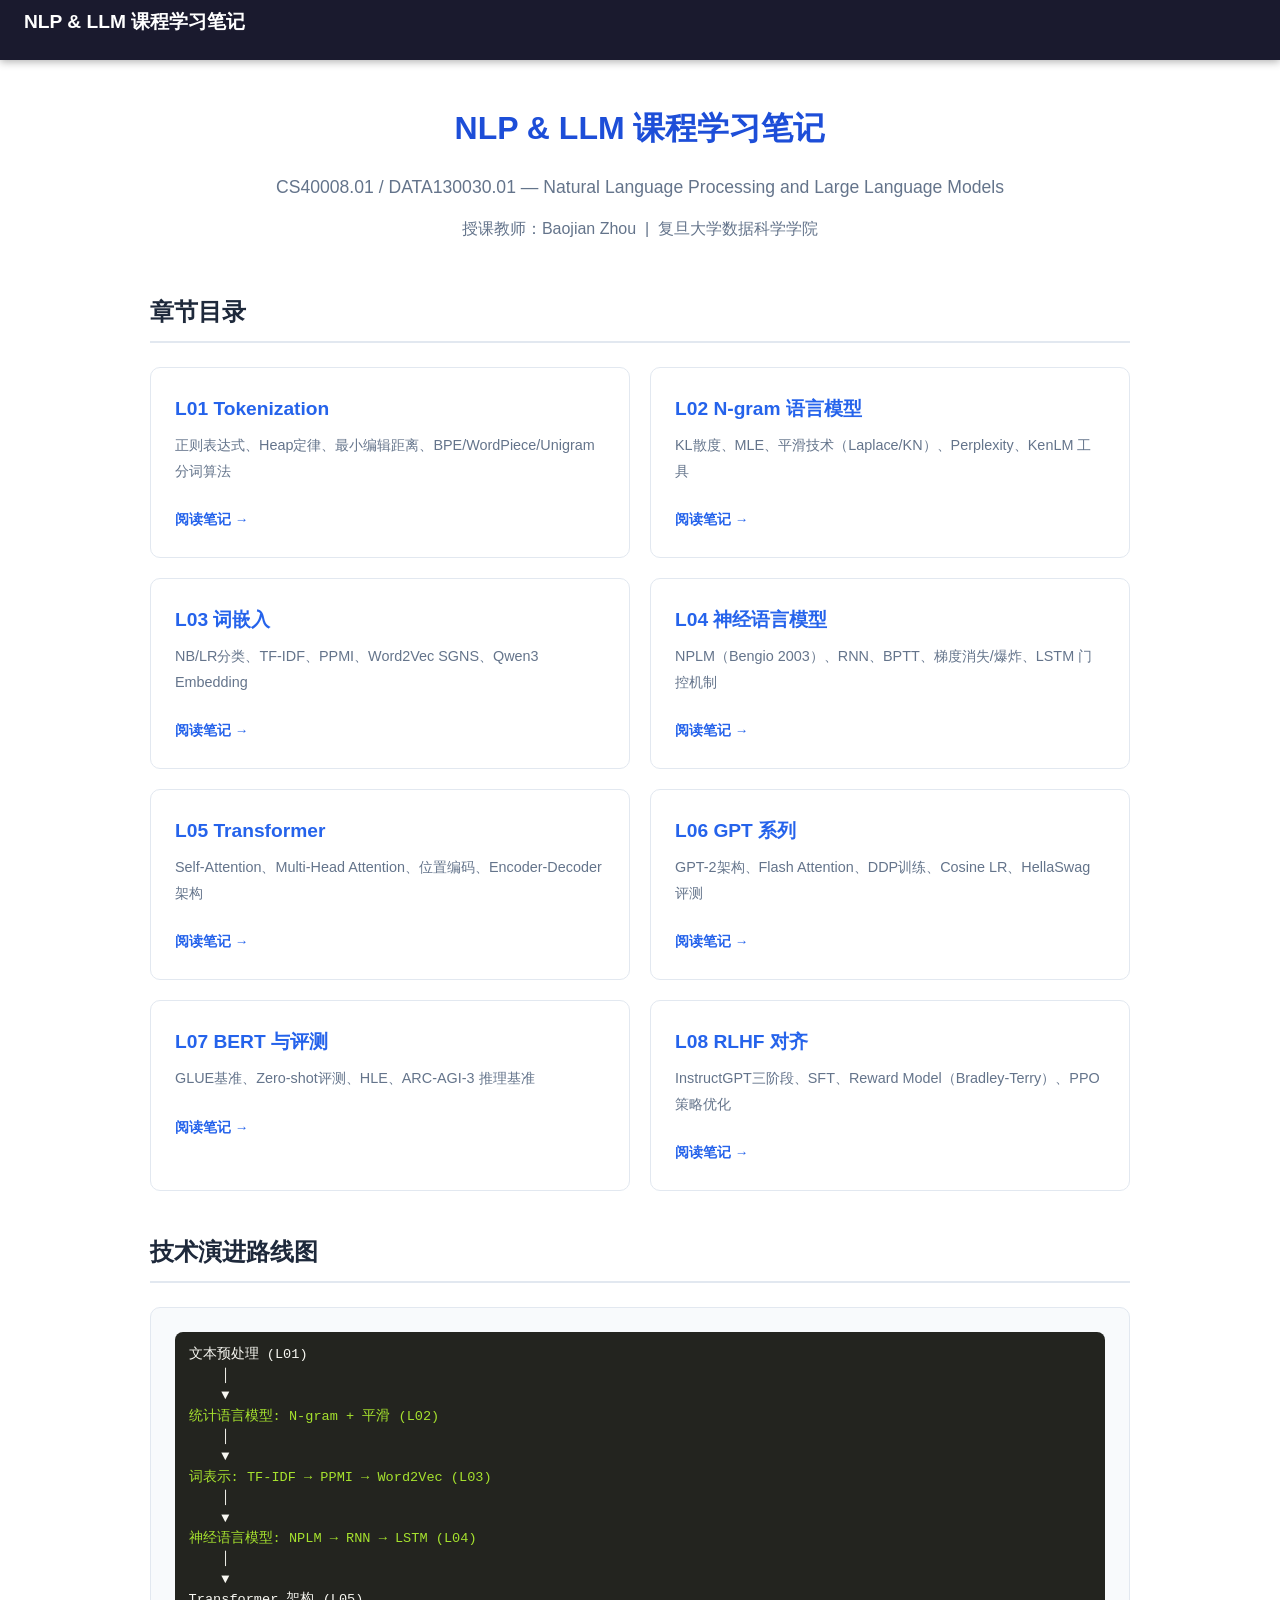
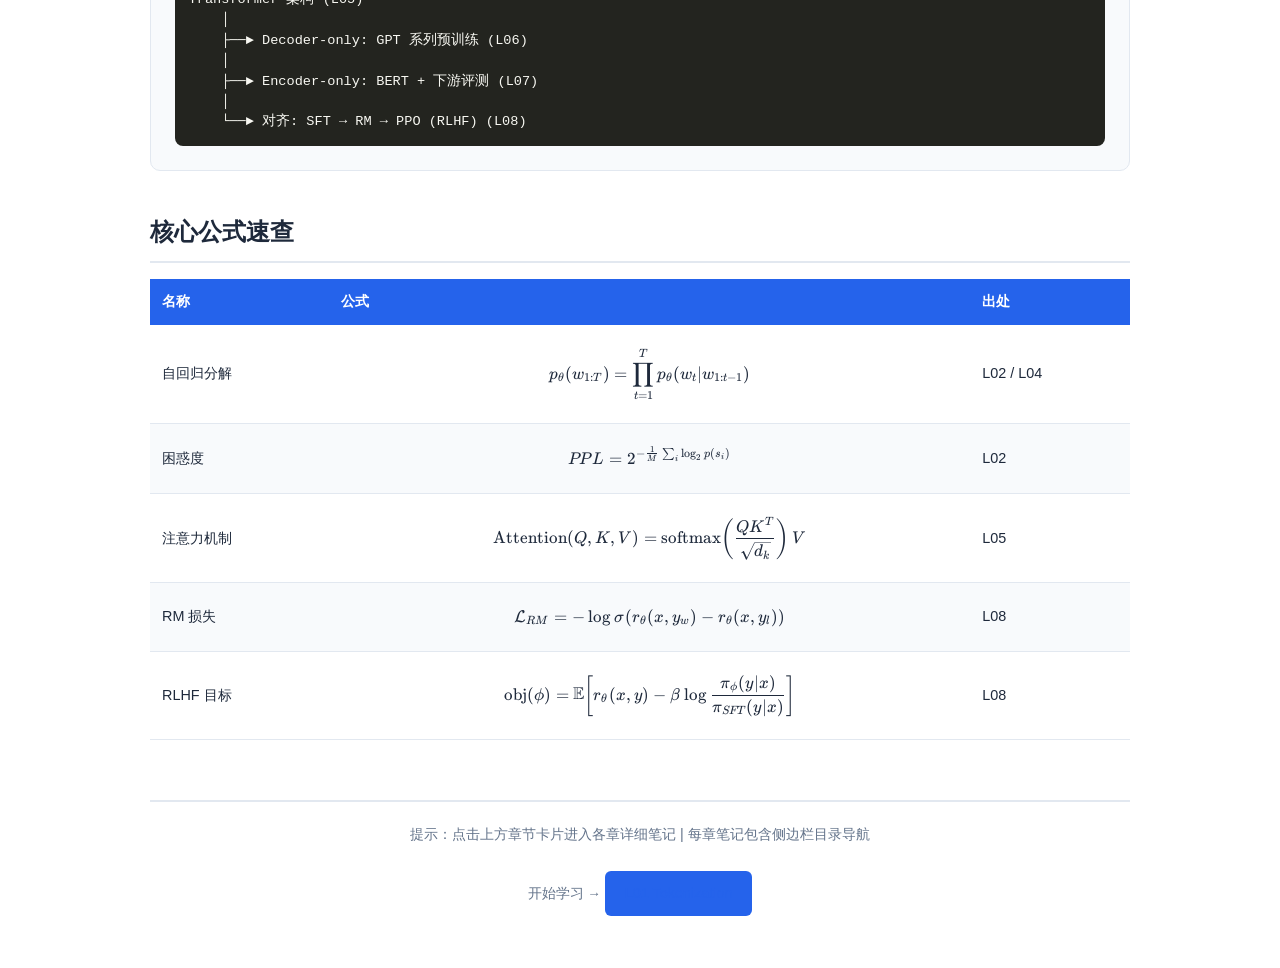
<file: index.html>
<!DOCTYPE html>
<html lang="zh-CN">
<head>
    <meta charset="UTF-8">
    <meta name="viewport" content="width=device-width, initial-scale=1.0">
    <title>NLP & LLM 课程学习笔记</title>
    <link rel="stylesheet" href="style.css">
    <link rel="stylesheet" href="assets/katex.min.css">
    <link rel="stylesheet" href="assets/monokai-sublime.min.css">
    <script defer src="assets/katex.min.js"></script>
    <script defer src="assets/auto-render.min.js"></script>
    <script src="assets/highlight.min.js"></script>
</head>
<body>

<!-- Header -->
<header class="header">
    <h1>NLP & LLM 课程学习笔记</h1>
</header>

<!-- Main Content (no sidebar on index page) -->
<div class="main" style="margin-left: 0; max-width: 1100px; margin-left: auto; margin-right: auto;">

    <!-- Course Info -->
    <section style="text-align: center; margin-bottom: 48px;">
        <h1>NLP & LLM 课程学习笔记</h1>
        <p style="font-size: 1.1rem; color: var(--text-light);">
            CS40008.01 / DATA130030.01 &mdash; Natural Language Processing and Large Language Models
        </p>
        <p style="color: var(--text-light);">
            授课教师：Baojian Zhou &nbsp;|&nbsp; 复旦大学数据科学学院
        </p>
    </section>

    <!-- Chapter Grid -->
    <h2>章节目录</h2>
    <div class="chapter-grid">
        <div class="chapter-card">
            <h3>L01 Tokenization</h3>
            <p>正则表达式、Heap定律、最小编辑距离、BPE/WordPiece/Unigram 分词算法</p>
            <a href="01-tokenization.html">阅读笔记 →</a>
        </div>
        <div class="chapter-card">
            <h3>L02 N-gram 语言模型</h3>
            <p>KL散度、MLE、平滑技术（Laplace/KN）、Perplexity、KenLM 工具</p>
            <a href="02-ngram-lm.html">阅读笔记 →</a>
        </div>
        <div class="chapter-card">
            <h3>L03 词嵌入</h3>
            <p>NB/LR分类、TF-IDF、PPMI、Word2Vec SGNS、Qwen3 Embedding</p>
            <a href="03-embeddings.html">阅读笔记 →</a>
        </div>
        <div class="chapter-card">
            <h3>L04 神经语言模型</h3>
            <p>NPLM（Bengio 2003）、RNN、BPTT、梯度消失/爆炸、LSTM 门控机制</p>
            <a href="04-neural-lm.html">阅读笔记 →</a>
        </div>
        <div class="chapter-card">
            <h3>L05 Transformer</h3>
            <p>Self-Attention、Multi-Head Attention、位置编码、Encoder-Decoder 架构</p>
            <a href="05-transformer.html">阅读笔记 →</a>
        </div>
        <div class="chapter-card">
            <h3>L06 GPT 系列</h3>
            <p>GPT-2架构、Flash Attention、DDP训练、Cosine LR、HellaSwag 评测</p>
            <a href="06-gpt.html">阅读笔记 →</a>
        </div>
        <div class="chapter-card">
            <h3>L07 BERT 与评测</h3>
            <p>GLUE基准、Zero-shot评测、HLE、ARC-AGI-3 推理基准</p>
            <a href="07-bert-benchmarks.html">阅读笔记 →</a>
        </div>
        <div class="chapter-card">
            <h3>L08 RLHF 对齐</h3>
            <p>InstructGPT三阶段、SFT、Reward Model（Bradley-Terry）、PPO 策略优化</p>
            <a href="08-sft-rm-ppo.html">阅读笔记 →</a>
        </div>
    </div>

    <!-- Technology Evolution Roadmap -->
    <h2>技术演进路线图</h2>
    <div class="roadmap">
        <pre><code>文本预处理 (L01)
    │
    ▼
统计语言模型: N-gram + 平滑 (L02)
    │
    ▼
词表示: TF-IDF → PPMI → Word2Vec (L03)
    │
    ▼
神经语言模型: NPLM → RNN → LSTM (L04)
    │
    ▼
Transformer 架构 (L05)
    │
    ├──► Decoder-only: GPT 系列预训练 (L06)
    │
    ├──► Encoder-only: BERT + 下游评测 (L07)
    │
    └──► 对齐: SFT → RM → PPO (RLHF) (L08)</code></pre>
    </div>

    <!-- Core Formula Quick-Reference Table -->
    <h2>核心公式速查</h2>
    <table>
        <thead>
            <tr>
                <th>名称</th>
                <th>公式</th>
                <th>出处</th>
            </tr>
        </thead>
        <tbody>
            <tr>
                <td>自回归分解</td>
                <td>$$p_\theta(w_{1:T}) = \prod_{t=1}^T p_\theta(w_t | w_{1:t-1})$$</td>
                <td>L02 / L04</td>
            </tr>
            <tr>
                <td>困惑度</td>
                <td>$$PPL = 2^{-\frac{1}{M}\sum_i \log_2 p(s_i)}$$</td>
                <td>L02</td>
            </tr>
            <tr>
                <td>注意力机制</td>
                <td>$$\text{Attention}(Q,K,V) = \text{softmax}\!\left(\frac{QK^T}{\sqrt{d_k}}\right)V$$</td>
                <td>L05</td>
            </tr>
            <tr>
                <td>RM 损失</td>
                <td>$$\mathcal{L}_{RM} = -\log \sigma\!\left(r_\theta(x,y_w) - r_\theta(x,y_l)\right)$$</td>
                <td>L08</td>
            </tr>
            <tr>
                <td>RLHF 目标</td>
                <td>$$\text{obj}(\phi) = \mathbb{E}\!\left[r_\theta(x,y) - \beta \log \frac{\pi_\phi(y|x)}{\pi_{SFT}(y|x)}\right]$$</td>
                <td>L08</td>
            </tr>
        </tbody>
    </table>

    <!-- Footer -->
    <footer class="page-nav" style="justify-content: center; flex-direction: column; align-items: center; gap: 12px;">
        <p style="color: var(--text-light); font-size: 0.9rem;">
            提示：点击上方章节卡片进入各章详细笔记 | 每章笔记包含侧边栏目录导航
        </p>
        <p style="color: var(--text-light); font-size: 0.85rem;">
            开始学习 → <a href="01-tokenization.html" style="color: var(--primary);">L01 Tokenization</a>
        </p>
    </footer>

</div>

<script>
    hljs.highlightAll();

    // Sidebar toggle
    var sidebar = document.getElementById('sidebar');
    var toggle = document.getElementById('sidebarToggle');
    if (toggle) {
        toggle.addEventListener('click', function() {
            sidebar.classList.toggle('open');
        });
    }
    // Close sidebar on link click (mobile)
    if (sidebar) {
        sidebar.querySelectorAll('a').forEach(function(link) {
            link.addEventListener('click', function() {
                if (window.innerWidth <= 1024) {
                    sidebar.classList.remove('open');
                }
            });
        });
    }
</script>
<script>
    document.addEventListener("DOMContentLoaded", function() {
        renderMathInElement(document.body, {
            delimiters: [
                {left: "$$", right: "$$", display: true},
                {left: "$", right: "$", display: false}
            ],
            throwOnError: false
        });
    });
</script>
</body>
</html>
</file>
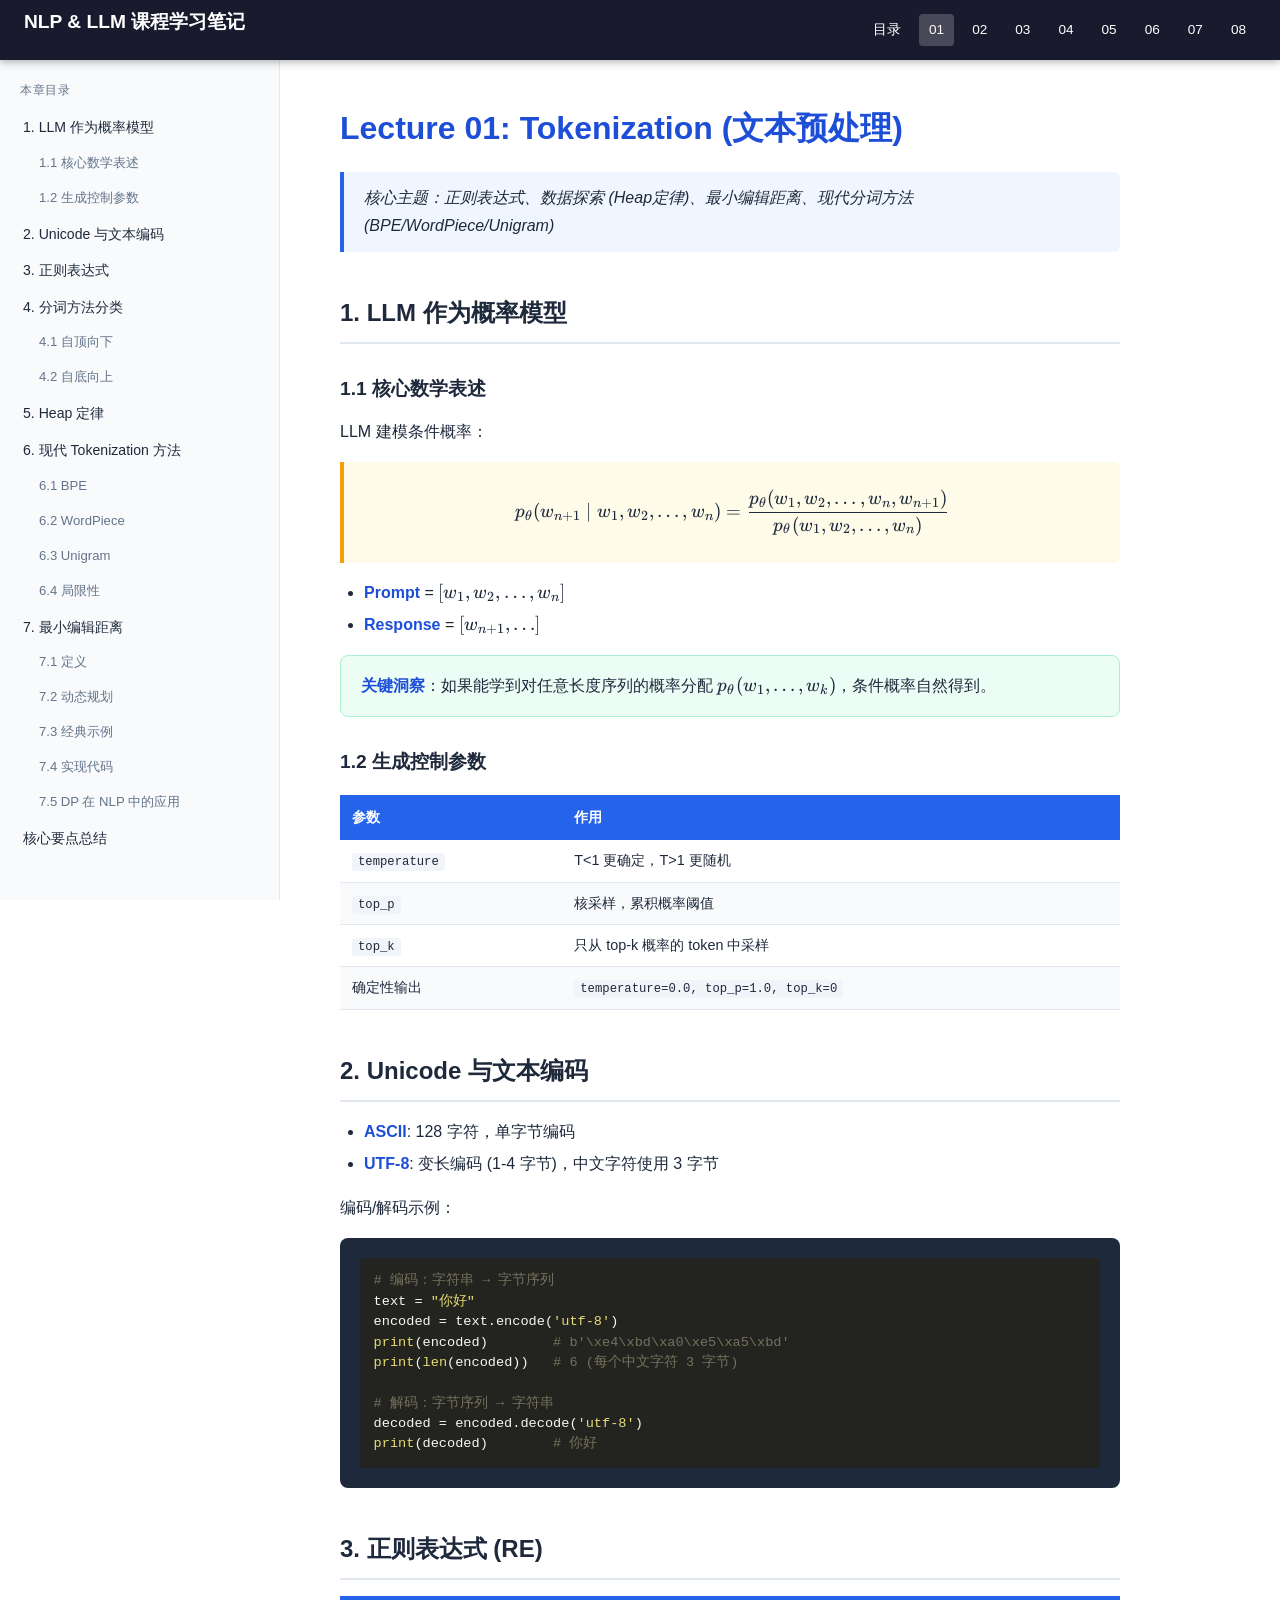
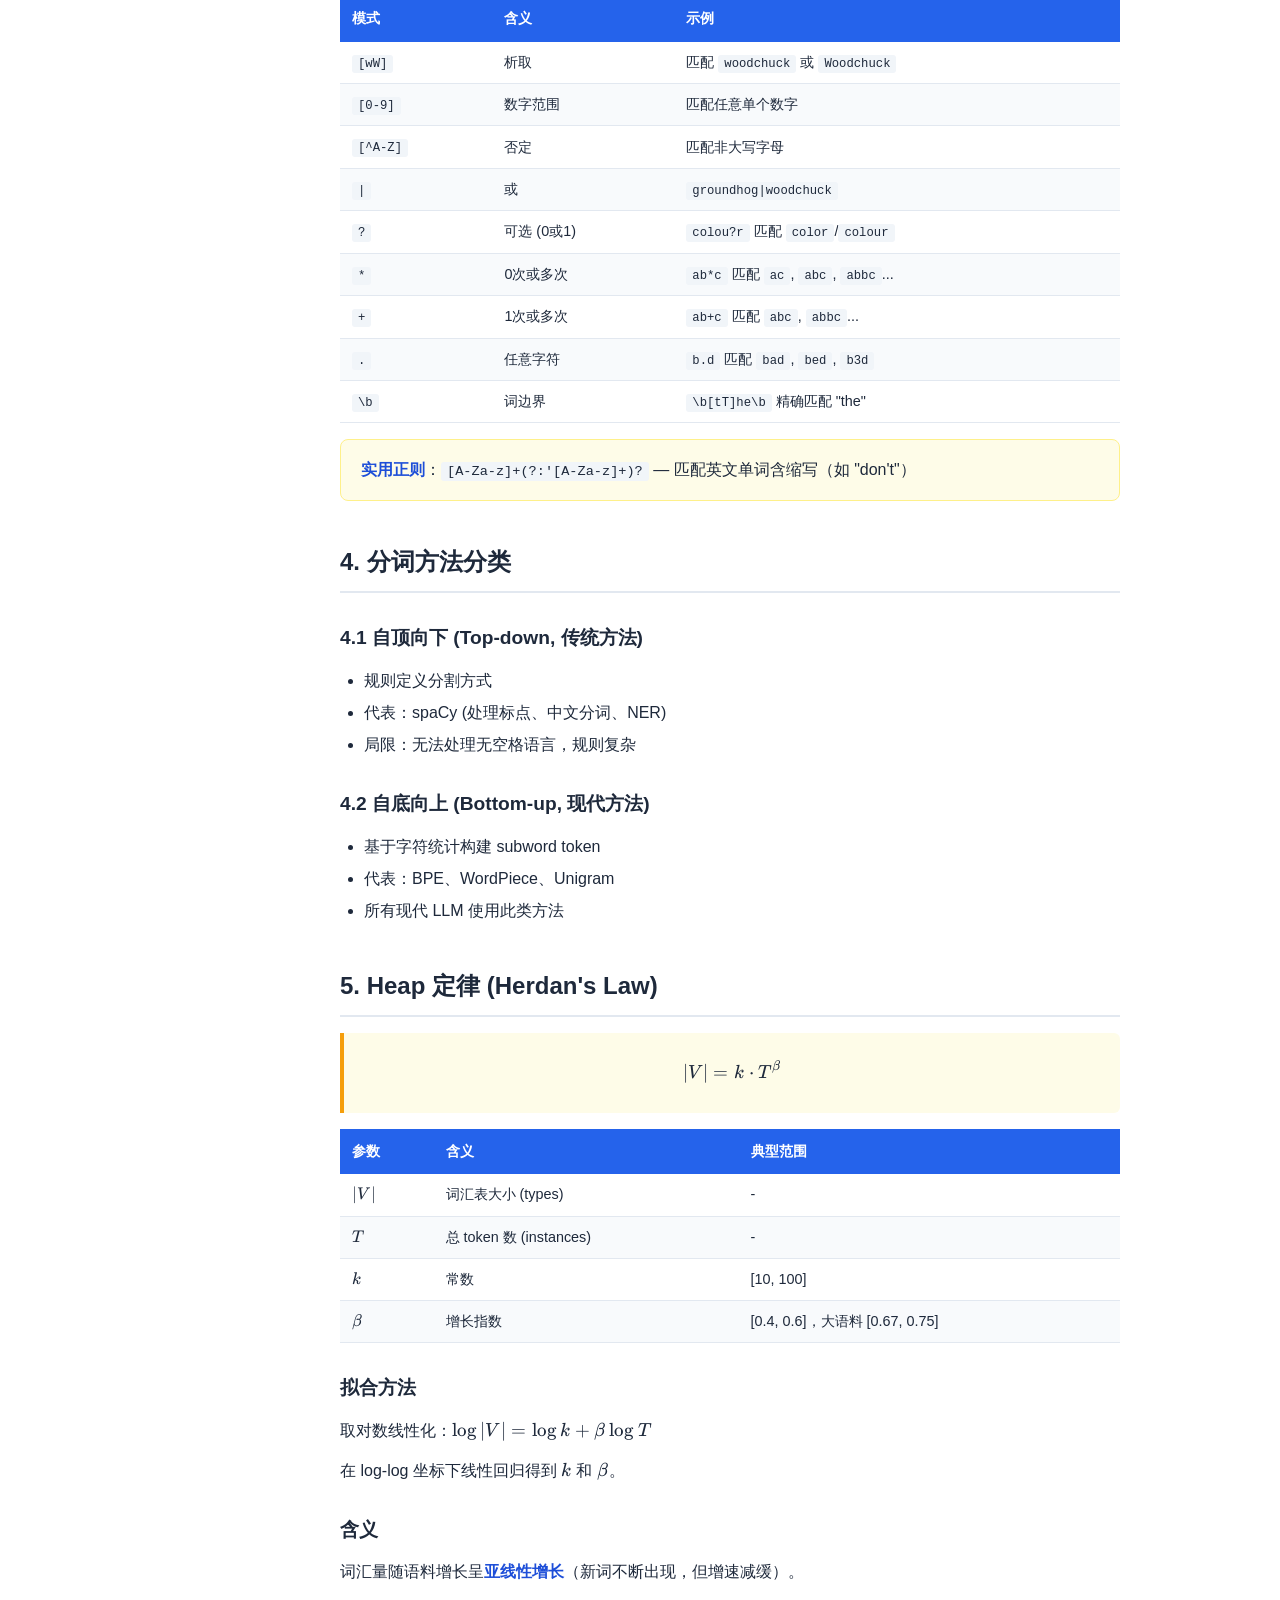
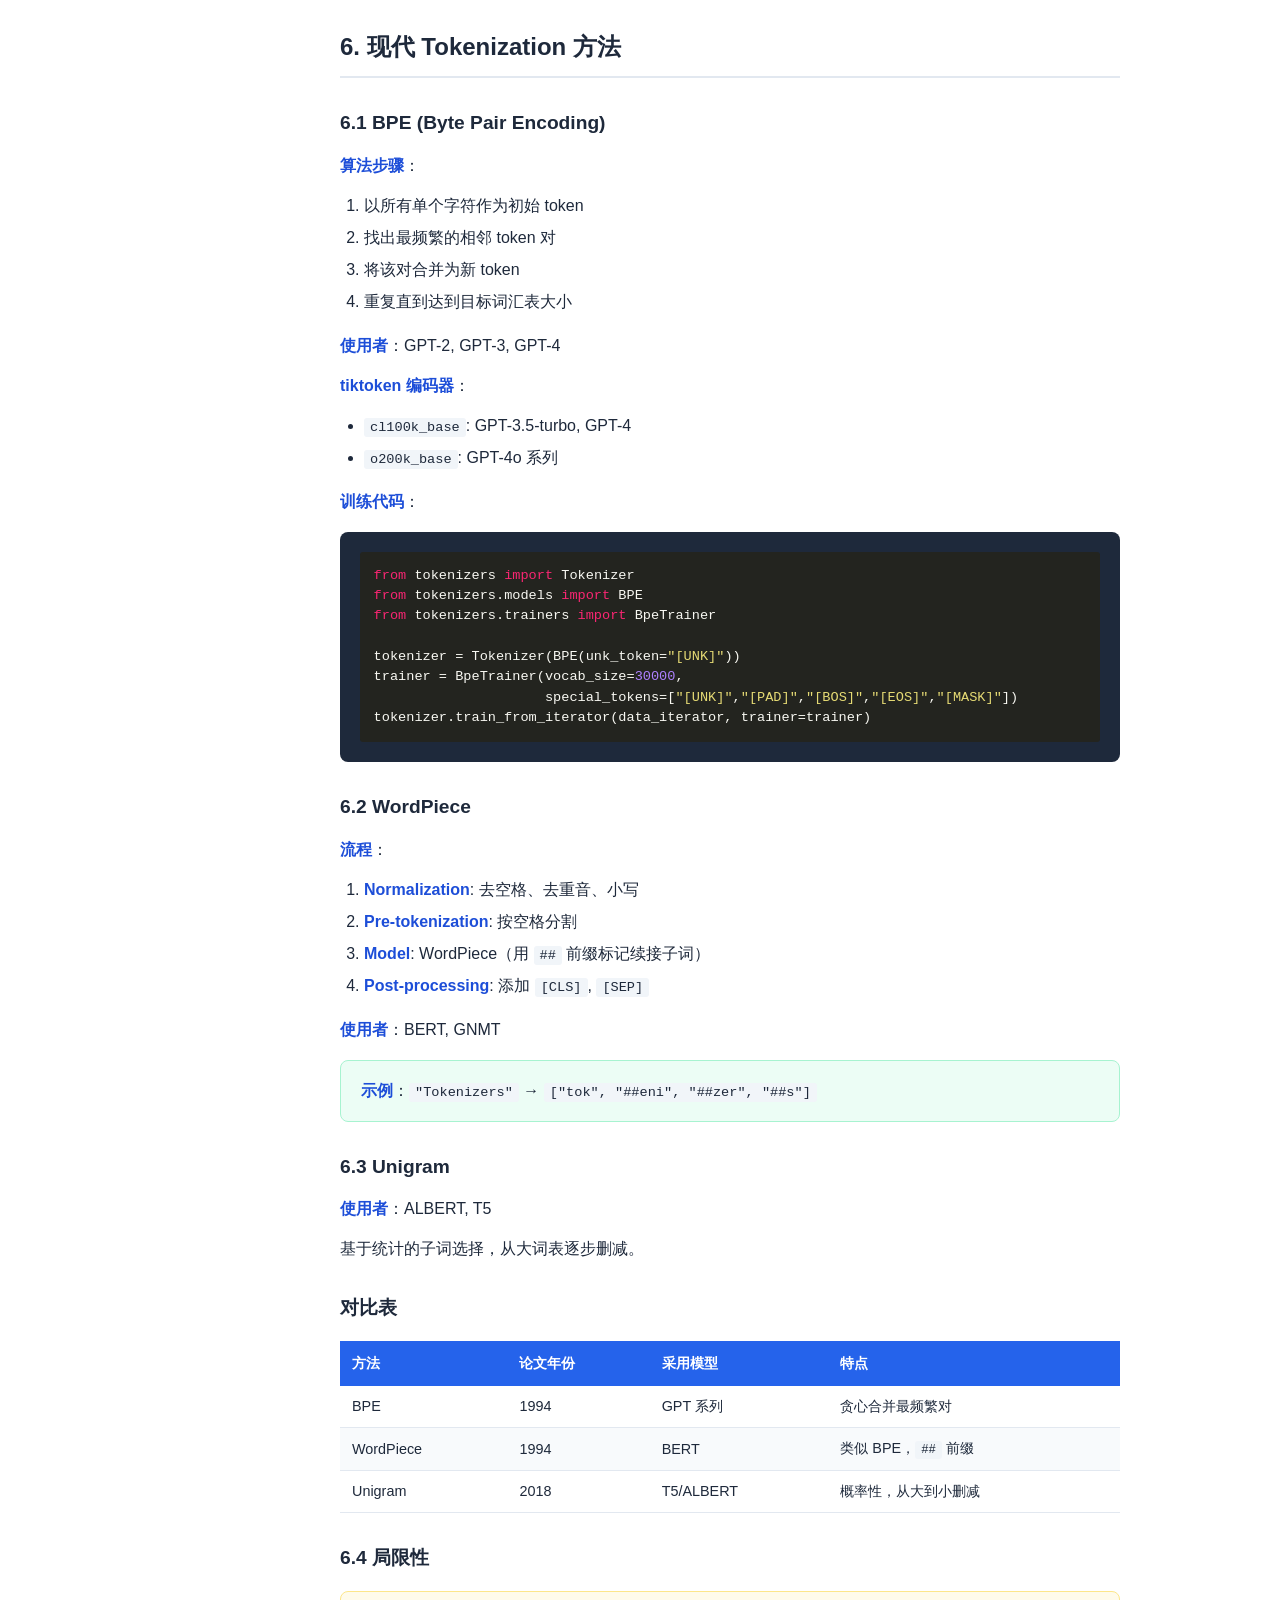
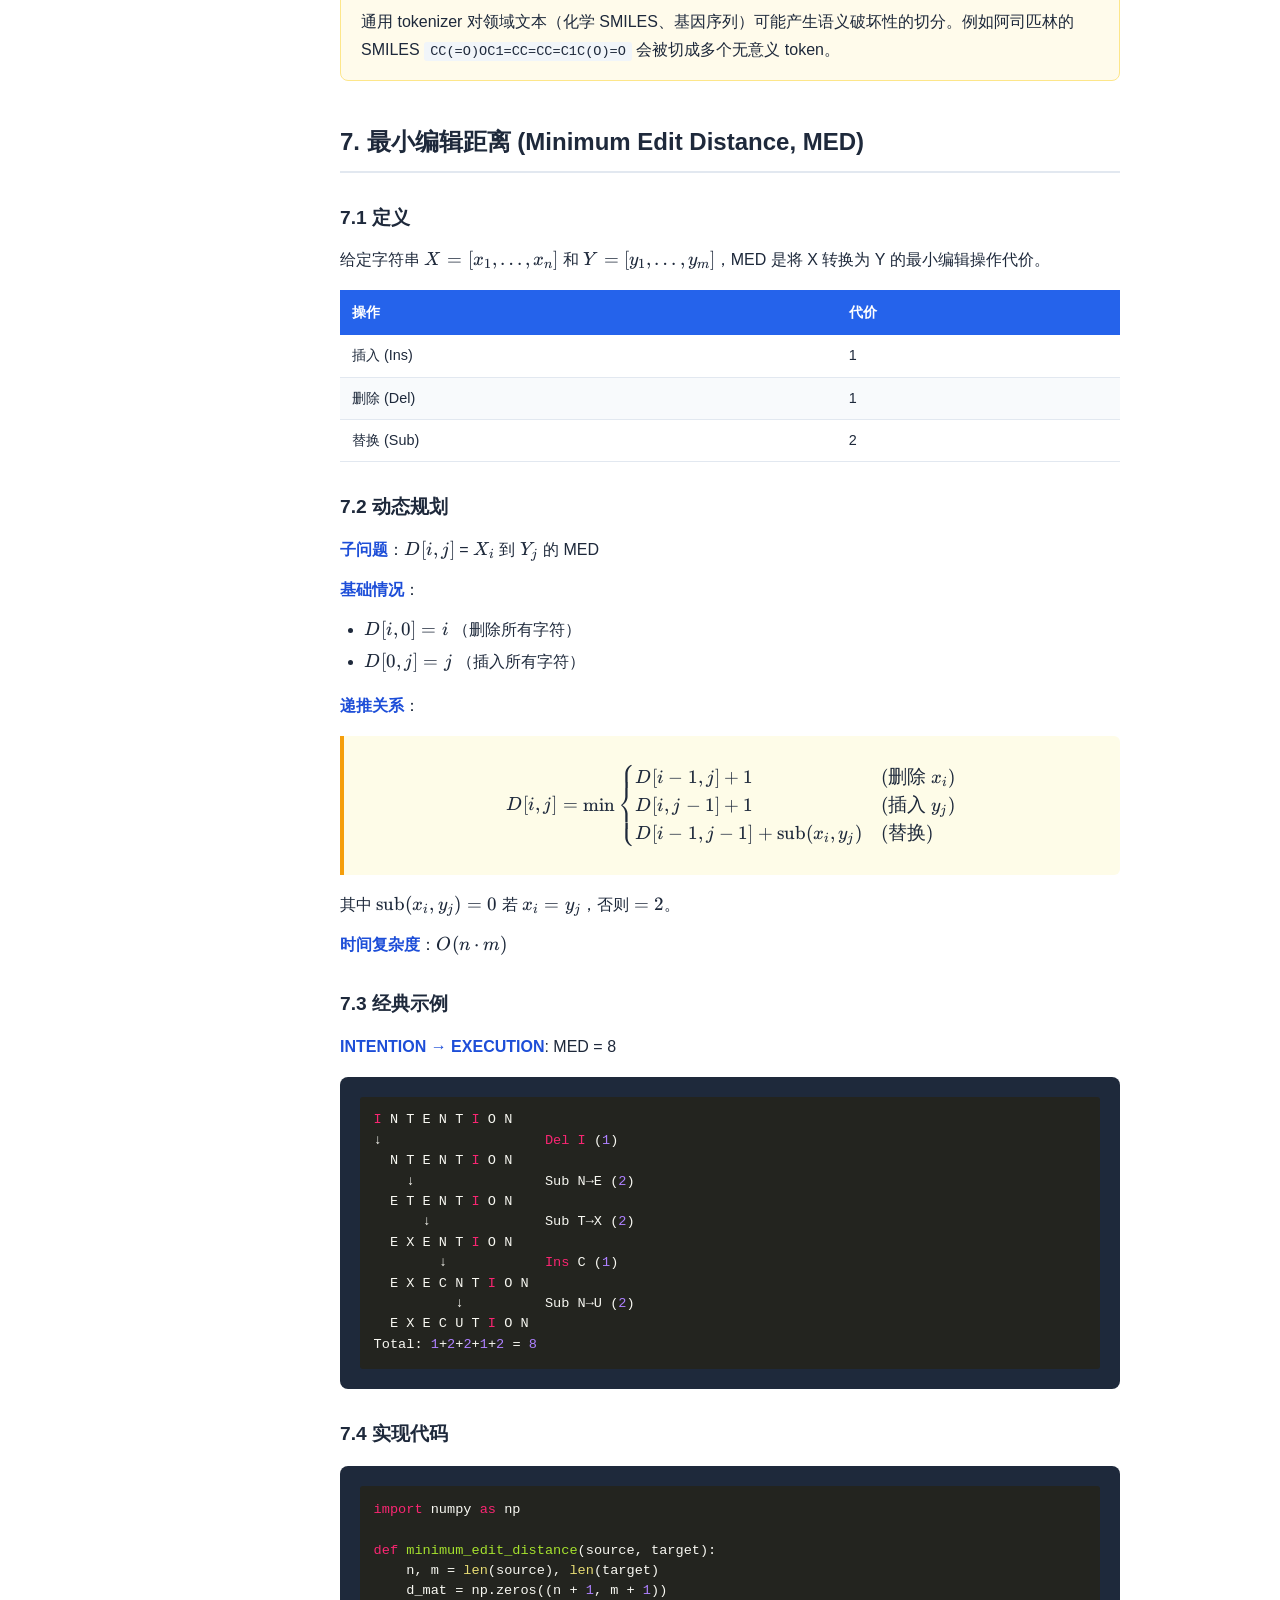
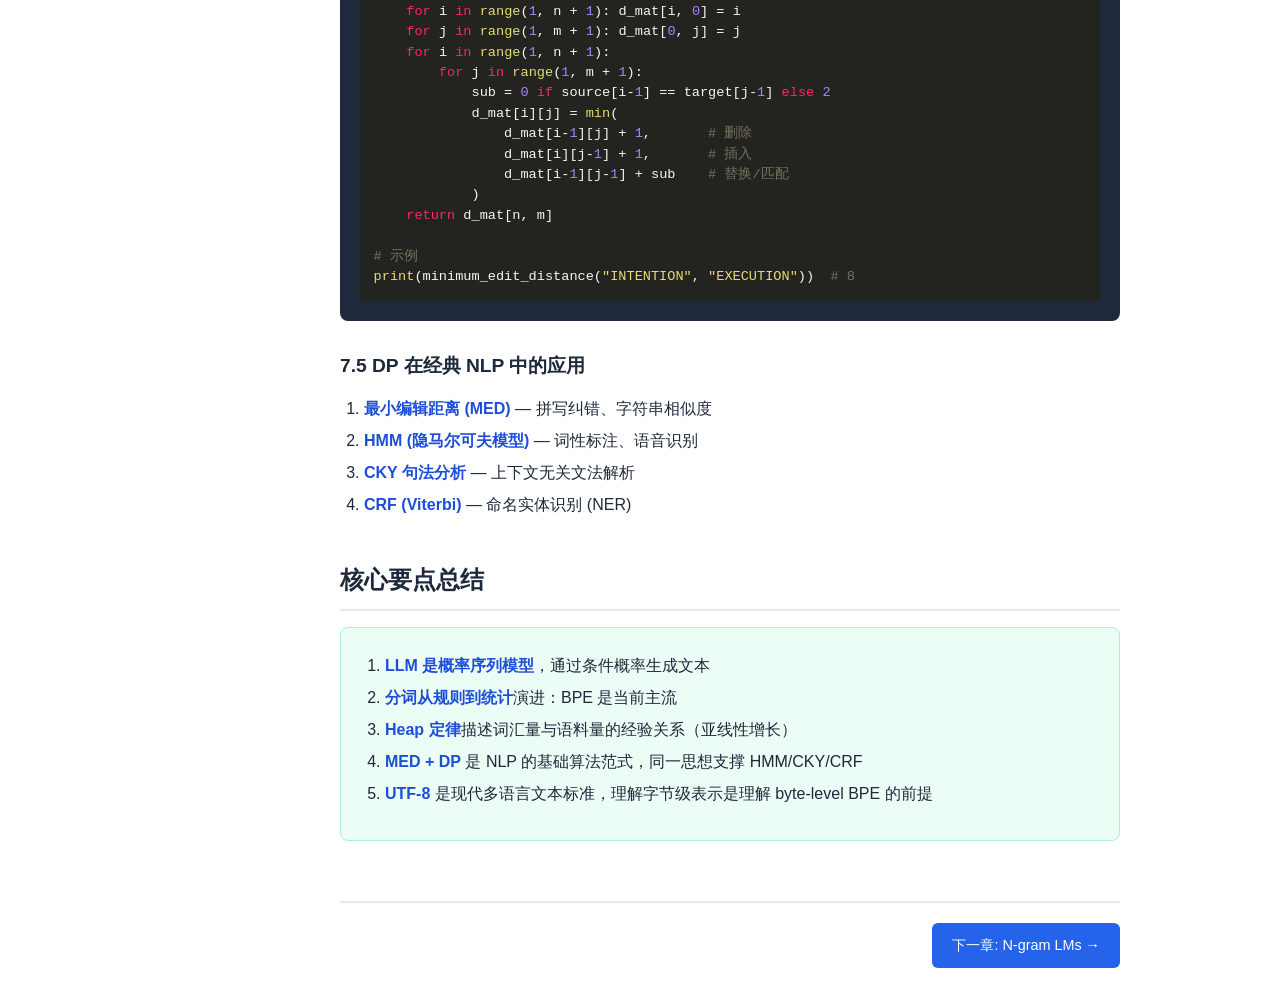
<file: 01-tokenization.html>
<!DOCTYPE html>
<html lang="zh-CN">
<head>
    <meta charset="UTF-8">
    <meta name="viewport" content="width=device-width, initial-scale=1.0">
    <title>L01: Tokenization - LLM课程笔记</title>
    <link rel="stylesheet" href="assets/katex.min.css">
    <link rel="stylesheet" href="assets/monokai-sublime.min.css">
    <script defer src="assets/katex.min.js"></script>
    <script defer src="assets/auto-render.min.js"></script>
    <script src="assets/highlight.min.js"></script>
    <script src="assets/python.min.js"></script>
    <link rel="stylesheet" href="style.css">
</head>
<body>

<!-- Header -->
<header class="header">
    <h1>NLP &amp; LLM 课程学习笔记</h1>
    <nav class="nav-links">
        <a href="index.html">目录</a>
        <a href="01-tokenization.html" class="active">01</a>
        <a href="02-ngram-lm.html">02</a>
        <a href="03-embeddings.html">03</a>
        <a href="04-neural-lm.html">04</a>
        <a href="05-transformer.html">05</a>
        <a href="06-gpt.html">06</a>
        <a href="07-bert-benchmarks.html">07</a>
        <a href="08-sft-rm-ppo.html">08</a>
    </nav>
</header>

<!-- Sidebar Toggle -->
<button class="sidebar-toggle" id="sidebarToggle">&#9776;</button>

<!-- Sidebar -->
<aside class="sidebar" id="sidebar">
    <div class="toc-title">本章目录</div>
    <a href="#sec1">1. LLM 作为概率模型</a>
    <a href="#sec2" class="sub">1.1 核心数学表述</a>
    <a href="#sec1-2" class="sub">1.2 生成控制参数</a>
    <a href="#sec3">2. Unicode 与文本编码</a>
    <a href="#sec4">3. 正则表达式</a>
    <a href="#sec5">4. 分词方法分类</a>
    <a href="#sec5-1" class="sub">4.1 自顶向下</a>
    <a href="#sec5-2" class="sub">4.2 自底向上</a>
    <a href="#sec6">5. Heap 定律</a>
    <a href="#sec7">6. 现代 Tokenization 方法</a>
    <a href="#sec7-1" class="sub">6.1 BPE</a>
    <a href="#sec7-2" class="sub">6.2 WordPiece</a>
    <a href="#sec7-3" class="sub">6.3 Unigram</a>
    <a href="#sec7-4" class="sub">6.4 局限性</a>
    <a href="#sec8">7. 最小编辑距离</a>
    <a href="#sec8-1" class="sub">7.1 定义</a>
    <a href="#sec8-2" class="sub">7.2 动态规划</a>
    <a href="#sec8-3" class="sub">7.3 经典示例</a>
    <a href="#sec8-4" class="sub">7.4 实现代码</a>
    <a href="#sec8-5" class="sub">7.5 DP 在 NLP 中的应用</a>
    <a href="#summary">核心要点总结</a>
</aside>

<!-- Main Content -->
<main class="main">
    <h1>Lecture 01: Tokenization (文本预处理)</h1>
    <blockquote>
        核心主题：正则表达式、数据探索 (Heap定律)、最小编辑距离、现代分词方法 (BPE/WordPiece/Unigram)
    </blockquote>

    <!-- Section 1 -->
    <h2 id="sec1">1. LLM 作为概率模型</h2>

    <h3 id="sec2">1.1 核心数学表述</h3>
    <p>LLM 建模条件概率：</p>
    <div class="math-block">
        $$p_\theta(w_{n+1} \mid w_1, w_2, \ldots, w_n) = \frac{p_\theta(w_1, w_2, \ldots, w_n, w_{n+1})}{p_\theta(w_1, w_2, \ldots, w_n)}$$
    </div>
    <ul>
        <li><strong>Prompt</strong> = $[w_1, w_2, \ldots, w_n]$</li>
        <li><strong>Response</strong> = $[w_{n+1}, \ldots]$</li>
    </ul>
    <div class="info-box key">
        <strong>关键洞察</strong>：如果能学到对任意长度序列的概率分配 $p_\theta(w_1, \ldots, w_k)$，条件概率自然得到。
    </div>

    <h3 id="sec1-2">1.2 生成控制参数</h3>
    <table>
        <thead>
            <tr>
                <th>参数</th>
                <th>作用</th>
            </tr>
        </thead>
        <tbody>
            <tr>
                <td><code>temperature</code></td>
                <td>T&lt;1 更确定，T&gt;1 更随机</td>
            </tr>
            <tr>
                <td><code>top_p</code></td>
                <td>核采样，累积概率阈值</td>
            </tr>
            <tr>
                <td><code>top_k</code></td>
                <td>只从 top-k 概率的 token 中采样</td>
            </tr>
            <tr>
                <td>确定性输出</td>
                <td><code>temperature=0.0, top_p=1.0, top_k=0</code></td>
            </tr>
        </tbody>
    </table>

    <!-- Section 2 -->
    <h2 id="sec3">2. Unicode 与文本编码</h2>
    <ul>
        <li><strong>ASCII</strong>: 128 字符，单字节编码</li>
        <li><strong>UTF-8</strong>: 变长编码 (1-4 字节)，中文字符使用 3 字节</li>
    </ul>
    <p>编码/解码示例：</p>
    <pre><code class="language-python"># 编码：字符串 → 字节序列
text = "你好"
encoded = text.encode('utf-8')
print(encoded)        # b'\xe4\xbd\xa0\xe5\xa5\xbd'
print(len(encoded))   # 6 (每个中文字符 3 字节)

# 解码：字节序列 → 字符串
decoded = encoded.decode('utf-8')
print(decoded)        # 你好</code></pre>

    <!-- Section 3 -->
    <h2 id="sec4">3. 正则表达式 (RE)</h2>
    <table>
        <thead>
            <tr>
                <th>模式</th>
                <th>含义</th>
                <th>示例</th>
            </tr>
        </thead>
        <tbody>
            <tr>
                <td><code>[wW]</code></td>
                <td>析取</td>
                <td>匹配 <code>woodchuck</code> 或 <code>Woodchuck</code></td>
            </tr>
            <tr>
                <td><code>[0-9]</code></td>
                <td>数字范围</td>
                <td>匹配任意单个数字</td>
            </tr>
            <tr>
                <td><code>[^A-Z]</code></td>
                <td>否定</td>
                <td>匹配非大写字母</td>
            </tr>
            <tr>
                <td><code>|</code></td>
                <td>或</td>
                <td><code>groundhog|woodchuck</code></td>
            </tr>
            <tr>
                <td><code>?</code></td>
                <td>可选 (0或1)</td>
                <td><code>colou?r</code> 匹配 <code>color</code>/<code>colour</code></td>
            </tr>
            <tr>
                <td><code>*</code></td>
                <td>0次或多次</td>
                <td><code>ab*c</code> 匹配 <code>ac</code>, <code>abc</code>, <code>abbc</code>...</td>
            </tr>
            <tr>
                <td><code>+</code></td>
                <td>1次或多次</td>
                <td><code>ab+c</code> 匹配 <code>abc</code>, <code>abbc</code>...</td>
            </tr>
            <tr>
                <td><code>.</code></td>
                <td>任意字符</td>
                <td><code>b.d</code> 匹配 <code>bad</code>, <code>bed</code>, <code>b3d</code></td>
            </tr>
            <tr>
                <td><code>\b</code></td>
                <td>词边界</td>
                <td><code>\b[tT]he\b</code> 精确匹配 "the"</td>
            </tr>
        </tbody>
    </table>
    <div class="info-box formula">
        <strong>实用正则</strong>：<code>[A-Za-z]+(?:'[A-Za-z]+)?</code> — 匹配英文单词含缩写（如 "don't"）
    </div>

    <!-- Section 4 -->
    <h2 id="sec5">4. 分词方法分类</h2>

    <h3 id="sec5-1">4.1 自顶向下 (Top-down, 传统方法)</h3>
    <ul>
        <li>规则定义分割方式</li>
        <li>代表：spaCy (处理标点、中文分词、NER)</li>
        <li>局限：无法处理无空格语言，规则复杂</li>
    </ul>

    <h3 id="sec5-2">4.2 自底向上 (Bottom-up, 现代方法)</h3>
    <ul>
        <li>基于字符统计构建 subword token</li>
        <li>代表：BPE、WordPiece、Unigram</li>
        <li>所有现代 LLM 使用此类方法</li>
    </ul>

    <!-- Section 5 -->
    <h2 id="sec6">5. Heap 定律 (Herdan's Law)</h2>
    <div class="math-block">
        $$|V| = k \cdot T^\beta$$
    </div>
    <table>
        <thead>
            <tr>
                <th>参数</th>
                <th>含义</th>
                <th>典型范围</th>
            </tr>
        </thead>
        <tbody>
            <tr>
                <td>$|V|$</td>
                <td>词汇表大小 (types)</td>
                <td>-</td>
            </tr>
            <tr>
                <td>$T$</td>
                <td>总 token 数 (instances)</td>
                <td>-</td>
            </tr>
            <tr>
                <td>$k$</td>
                <td>常数</td>
                <td>[10, 100]</td>
            </tr>
            <tr>
                <td>$\beta$</td>
                <td>增长指数</td>
                <td>[0.4, 0.6]，大语料 [0.67, 0.75]</td>
            </tr>
        </tbody>
    </table>

    <h3>拟合方法</h3>
    <p>取对数线性化：$\log|V| = \log k + \beta \log T$</p>
    <p>在 log-log 坐标下线性回归得到 $k$ 和 $\beta$。</p>

    <h3>含义</h3>
    <p>词汇量随语料增长呈<strong>亚线性增长</strong>（新词不断出现，但增速减缓）。</p>

    <!-- Section 6 -->
    <h2 id="sec7">6. 现代 Tokenization 方法</h2>

    <h3 id="sec7-1">6.1 BPE (Byte Pair Encoding)</h3>
    <p><strong>算法步骤</strong>：</p>
    <ol>
        <li>以所有单个字符作为初始 token</li>
        <li>找出最频繁的相邻 token 对</li>
        <li>将该对合并为新 token</li>
        <li>重复直到达到目标词汇表大小</li>
    </ol>
    <p><strong>使用者</strong>：GPT-2, GPT-3, GPT-4</p>
    <p><strong>tiktoken 编码器</strong>：</p>
    <ul>
        <li><code>cl100k_base</code>: GPT-3.5-turbo, GPT-4</li>
        <li><code>o200k_base</code>: GPT-4o 系列</li>
    </ul>
    <p><strong>训练代码</strong>：</p>
    <pre><code class="language-python">from tokenizers import Tokenizer
from tokenizers.models import BPE
from tokenizers.trainers import BpeTrainer

tokenizer = Tokenizer(BPE(unk_token="[UNK]"))
trainer = BpeTrainer(vocab_size=30000, 
                     special_tokens=["[UNK]","[PAD]","[BOS]","[EOS]","[MASK]"])
tokenizer.train_from_iterator(data_iterator, trainer=trainer)</code></pre>

    <h3 id="sec7-2">6.2 WordPiece</h3>
    <p><strong>流程</strong>：</p>
    <ol>
        <li><strong>Normalization</strong>: 去空格、去重音、小写</li>
        <li><strong>Pre-tokenization</strong>: 按空格分割</li>
        <li><strong>Model</strong>: WordPiece（用 <code>##</code> 前缀标记续接子词）</li>
        <li><strong>Post-processing</strong>: 添加 <code>[CLS]</code>, <code>[SEP]</code></li>
    </ol>
    <p><strong>使用者</strong>：BERT, GNMT</p>
    <div class="info-box key">
        <strong>示例</strong>：<code>"Tokenizers"</code> → <code>["tok", "##eni", "##zer", "##s"]</code>
    </div>

    <h3 id="sec7-3">6.3 Unigram</h3>
    <p><strong>使用者</strong>：ALBERT, T5</p>
    <p>基于统计的子词选择，从大词表逐步删减。</p>

    <h3>对比表</h3>
    <table>
        <thead>
            <tr>
                <th>方法</th>
                <th>论文年份</th>
                <th>采用模型</th>
                <th>特点</th>
            </tr>
        </thead>
        <tbody>
            <tr>
                <td>BPE</td>
                <td>1994</td>
                <td>GPT 系列</td>
                <td>贪心合并最频繁对</td>
            </tr>
            <tr>
                <td>WordPiece</td>
                <td>1994</td>
                <td>BERT</td>
                <td>类似 BPE，<code>##</code> 前缀</td>
            </tr>
            <tr>
                <td>Unigram</td>
                <td>2018</td>
                <td>T5/ALBERT</td>
                <td>概率性，从大到小删减</td>
            </tr>
        </tbody>
    </table>

    <h3 id="sec7-4">6.4 局限性</h3>
    <div class="info-box warning">
        通用 tokenizer 对领域文本（化学 SMILES、基因序列）可能产生语义破坏性的切分。例如阿司匹林的 SMILES <code>CC(=O)OC1=CC=CC=C1C(O)=O</code> 会被切成多个无意义 token。
    </div>

    <!-- Section 7 -->
    <h2 id="sec8">7. 最小编辑距离 (Minimum Edit Distance, MED)</h2>

    <h3 id="sec8-1">7.1 定义</h3>
    <p>给定字符串 $X = [x_1, \ldots, x_n]$ 和 $Y = [y_1, \ldots, y_m]$，MED 是将 X 转换为 Y 的最小编辑操作代价。</p>
    <table>
        <thead>
            <tr>
                <th>操作</th>
                <th>代价</th>
            </tr>
        </thead>
        <tbody>
            <tr>
                <td>插入 (Ins)</td>
                <td>1</td>
            </tr>
            <tr>
                <td>删除 (Del)</td>
                <td>1</td>
            </tr>
            <tr>
                <td>替换 (Sub)</td>
                <td>2</td>
            </tr>
        </tbody>
    </table>

    <h3 id="sec8-2">7.2 动态规划</h3>
    <p><strong>子问题</strong>：$D[i,j]$ = $X_i$ 到 $Y_j$ 的 MED</p>
    <p><strong>基础情况</strong>：</p>
    <ul>
        <li>$D[i, 0] = i$ （删除所有字符）</li>
        <li>$D[0, j] = j$ （插入所有字符）</li>
    </ul>
    <p><strong>递推关系</strong>：</p>
    <div class="math-block">
        $$D[i,j] = \min \begin{cases} D[i-1, j] + 1 & \text{(删除 } x_i\text{)} \\ D[i, j-1] + 1 & \text{(插入 } y_j\text{)} \\ D[i-1, j-1] + \text{sub}(x_i, y_j) & \text{(替换)} \end{cases}$$
    </div>
    <p>其中 $\text{sub}(x_i, y_j) = 0$ 若 $x_i = y_j$，否则 $= 2$。</p>
    <p><strong>时间复杂度</strong>：$O(n \cdot m)$</p>

    <h3 id="sec8-3">7.3 经典示例</h3>
    <p><strong>INTENTION → EXECUTION</strong>: MED = 8</p>
    <pre><code>I N T E N T I O N
↓                    Del I (1)
  N T E N T I O N
    ↓                Sub N→E (2)
  E T E N T I O N
      ↓              Sub T→X (2)
  E X E N T I O N
        ↓            Ins C (1)
  E X E C N T I O N
          ↓          Sub N→U (2)
  E X E C U T I O N
Total: 1+2+2+1+2 = 8</code></pre>

    <h3 id="sec8-4">7.4 实现代码</h3>
    <pre><code class="language-python">import numpy as np

def minimum_edit_distance(source, target):
    n, m = len(source), len(target)
    d_mat = np.zeros((n + 1, m + 1))
    for i in range(1, n + 1): d_mat[i, 0] = i
    for j in range(1, m + 1): d_mat[0, j] = j
    for i in range(1, n + 1):
        for j in range(1, m + 1):
            sub = 0 if source[i-1] == target[j-1] else 2
            d_mat[i][j] = min(
                d_mat[i-1][j] + 1,       # 删除
                d_mat[i][j-1] + 1,       # 插入
                d_mat[i-1][j-1] + sub    # 替换/匹配
            )
    return d_mat[n, m]

# 示例
print(minimum_edit_distance("INTENTION", "EXECUTION"))  # 8</code></pre>

    <h3 id="sec8-5">7.5 DP 在经典 NLP 中的应用</h3>
    <ol>
        <li><strong>最小编辑距离 (MED)</strong> — 拼写纠错、字符串相似度</li>
        <li><strong>HMM (隐马尔可夫模型)</strong> — 词性标注、语音识别</li>
        <li><strong>CKY 句法分析</strong> — 上下文无关文法解析</li>
        <li><strong>CRF (Viterbi)</strong> — 命名实体识别 (NER)</li>
    </ol>

    <!-- Summary -->
    <h2 id="summary">核心要点总结</h2>
    <div class="info-box key">
        <ol>
            <li><strong>LLM 是概率序列模型</strong>，通过条件概率生成文本</li>
            <li><strong>分词从规则到统计</strong>演进：BPE 是当前主流</li>
            <li><strong>Heap 定律</strong>描述词汇量与语料量的经验关系（亚线性增长）</li>
            <li><strong>MED + DP</strong> 是 NLP 的基础算法范式，同一思想支撑 HMM/CKY/CRF</li>
            <li><strong>UTF-8</strong> 是现代多语言文本标准，理解字节级表示是理解 byte-level BPE 的前提</li>
        </ol>
    </div>

    <!-- Page Navigation -->
    <div class="page-nav">
        <span></span>
        <a href="02-ngram-lm.html">下一章: N-gram LMs &rarr;</a>
    </div>
</main>

<script>
    hljs.highlightAll();

    // Sidebar toggle
    var sidebar = document.getElementById('sidebar');
    var toggle = document.getElementById('sidebarToggle');
    if (toggle) {
        toggle.addEventListener('click', function() {
            sidebar.classList.toggle('open');
        });
    }
    // Close sidebar on link click (mobile)
    if (sidebar) {
        sidebar.querySelectorAll('a').forEach(function(link) {
            link.addEventListener('click', function() {
                if (window.innerWidth <= 1024) {
                    sidebar.classList.remove('open');
                }
            });
        });
    }
</script>
<script>
    document.addEventListener("DOMContentLoaded", function() {
        renderMathInElement(document.body, {
            delimiters: [
                {left: "$$", right: "$$", display: true},
                {left: "$", right: "$", display: false}
            ],
            throwOnError: false
        });
    });
</script>
</body>
</html>
</file>
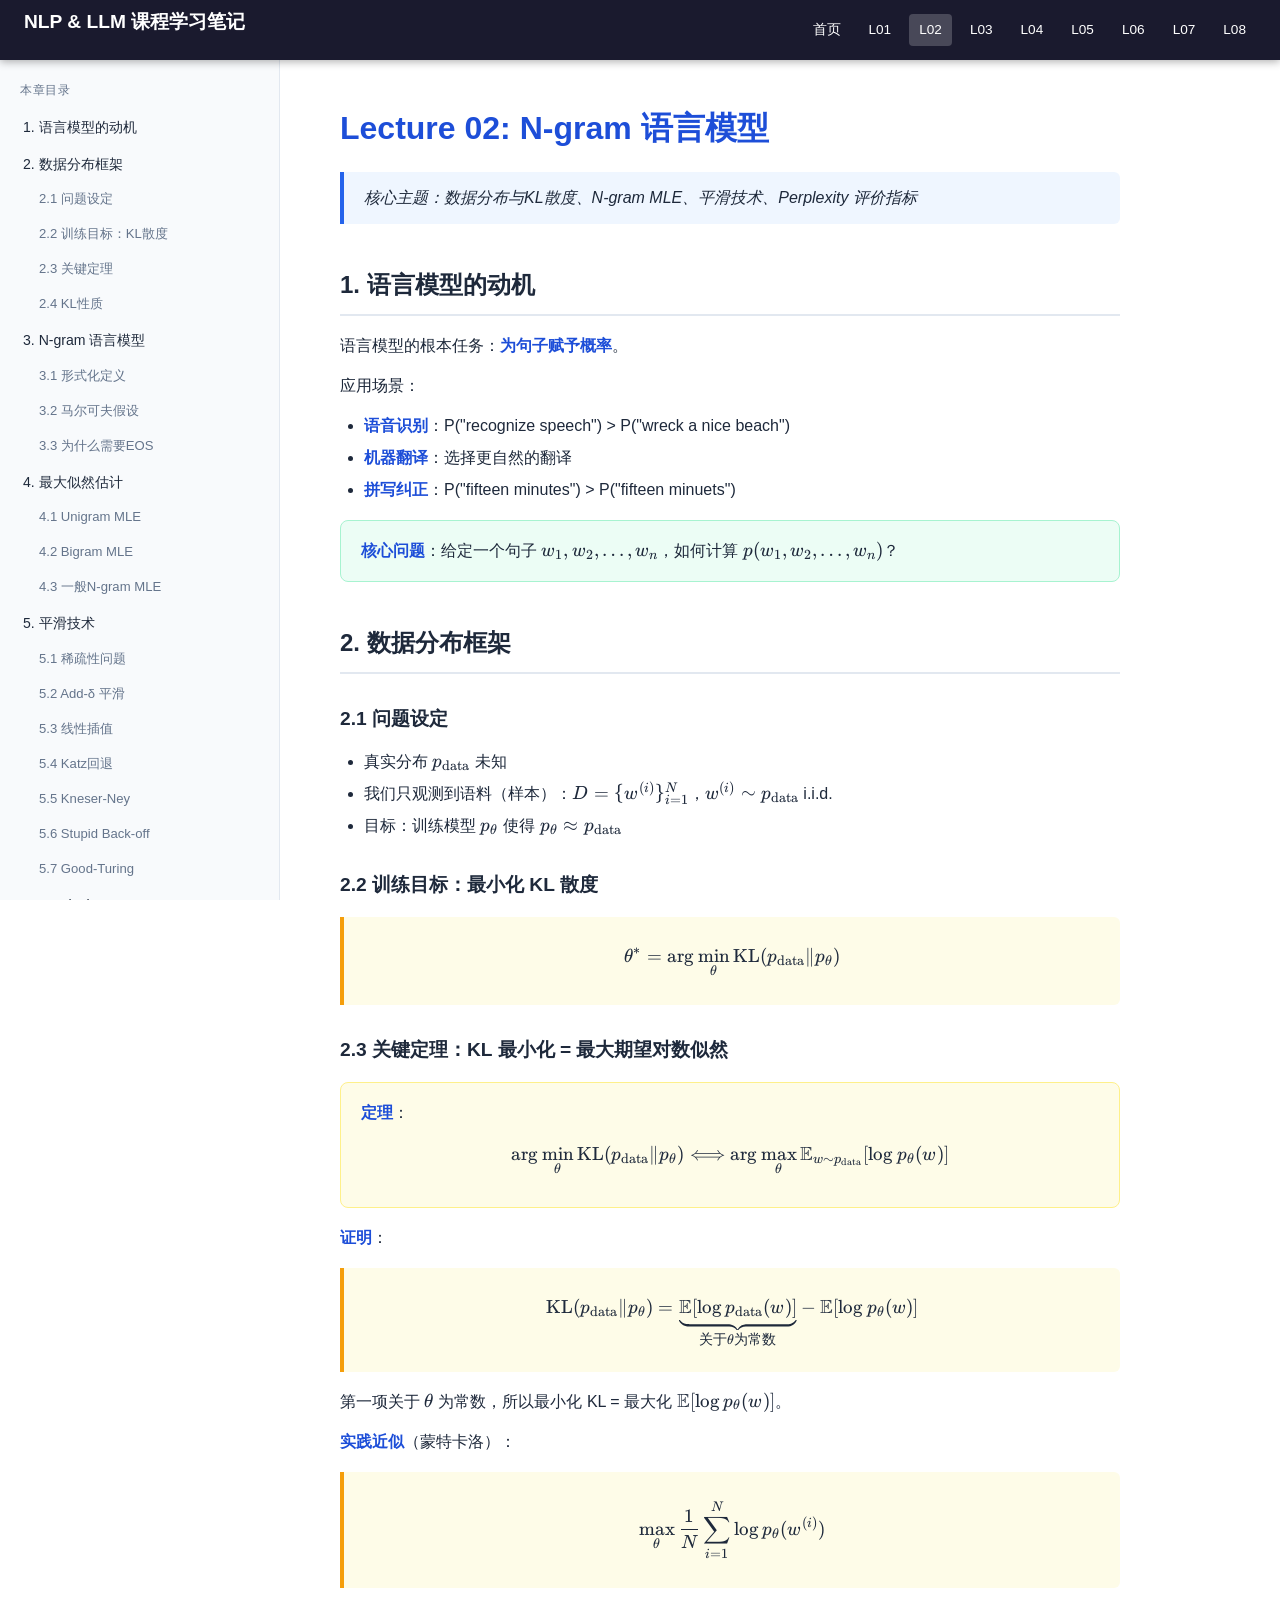
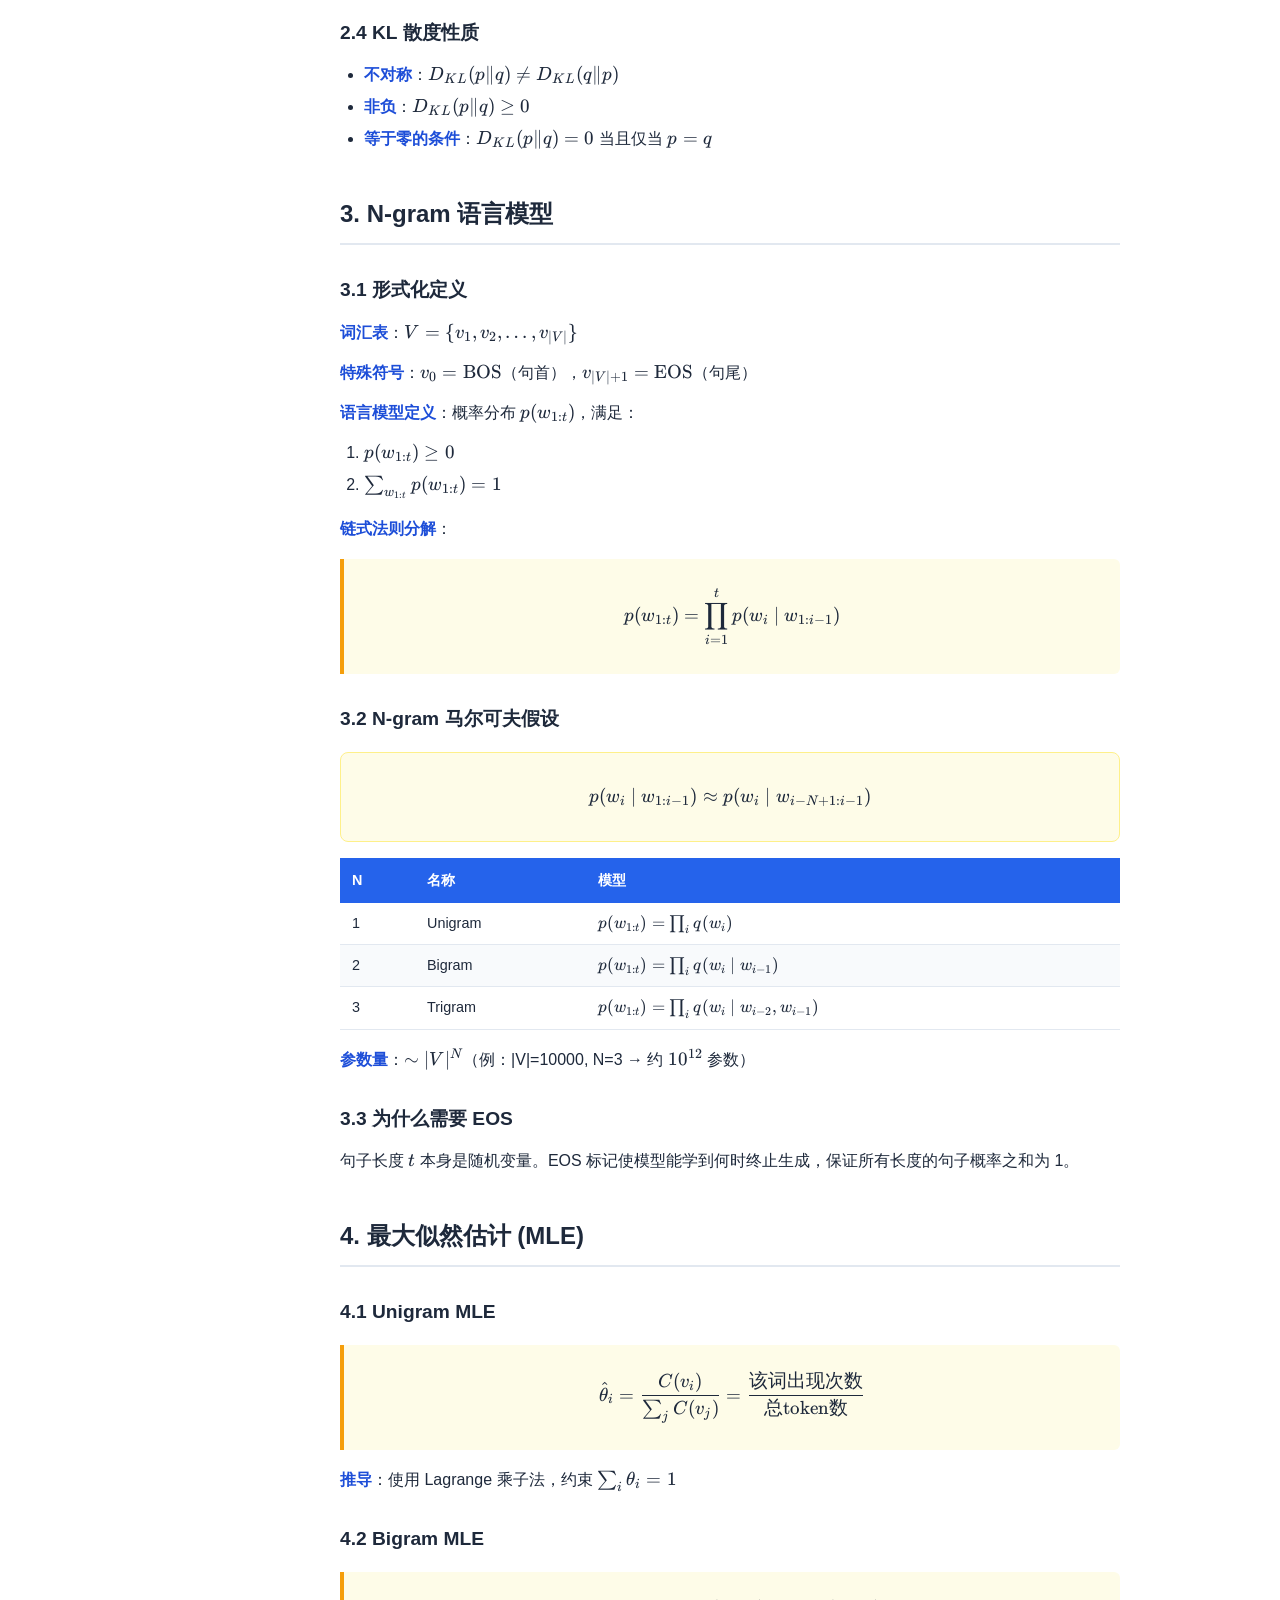
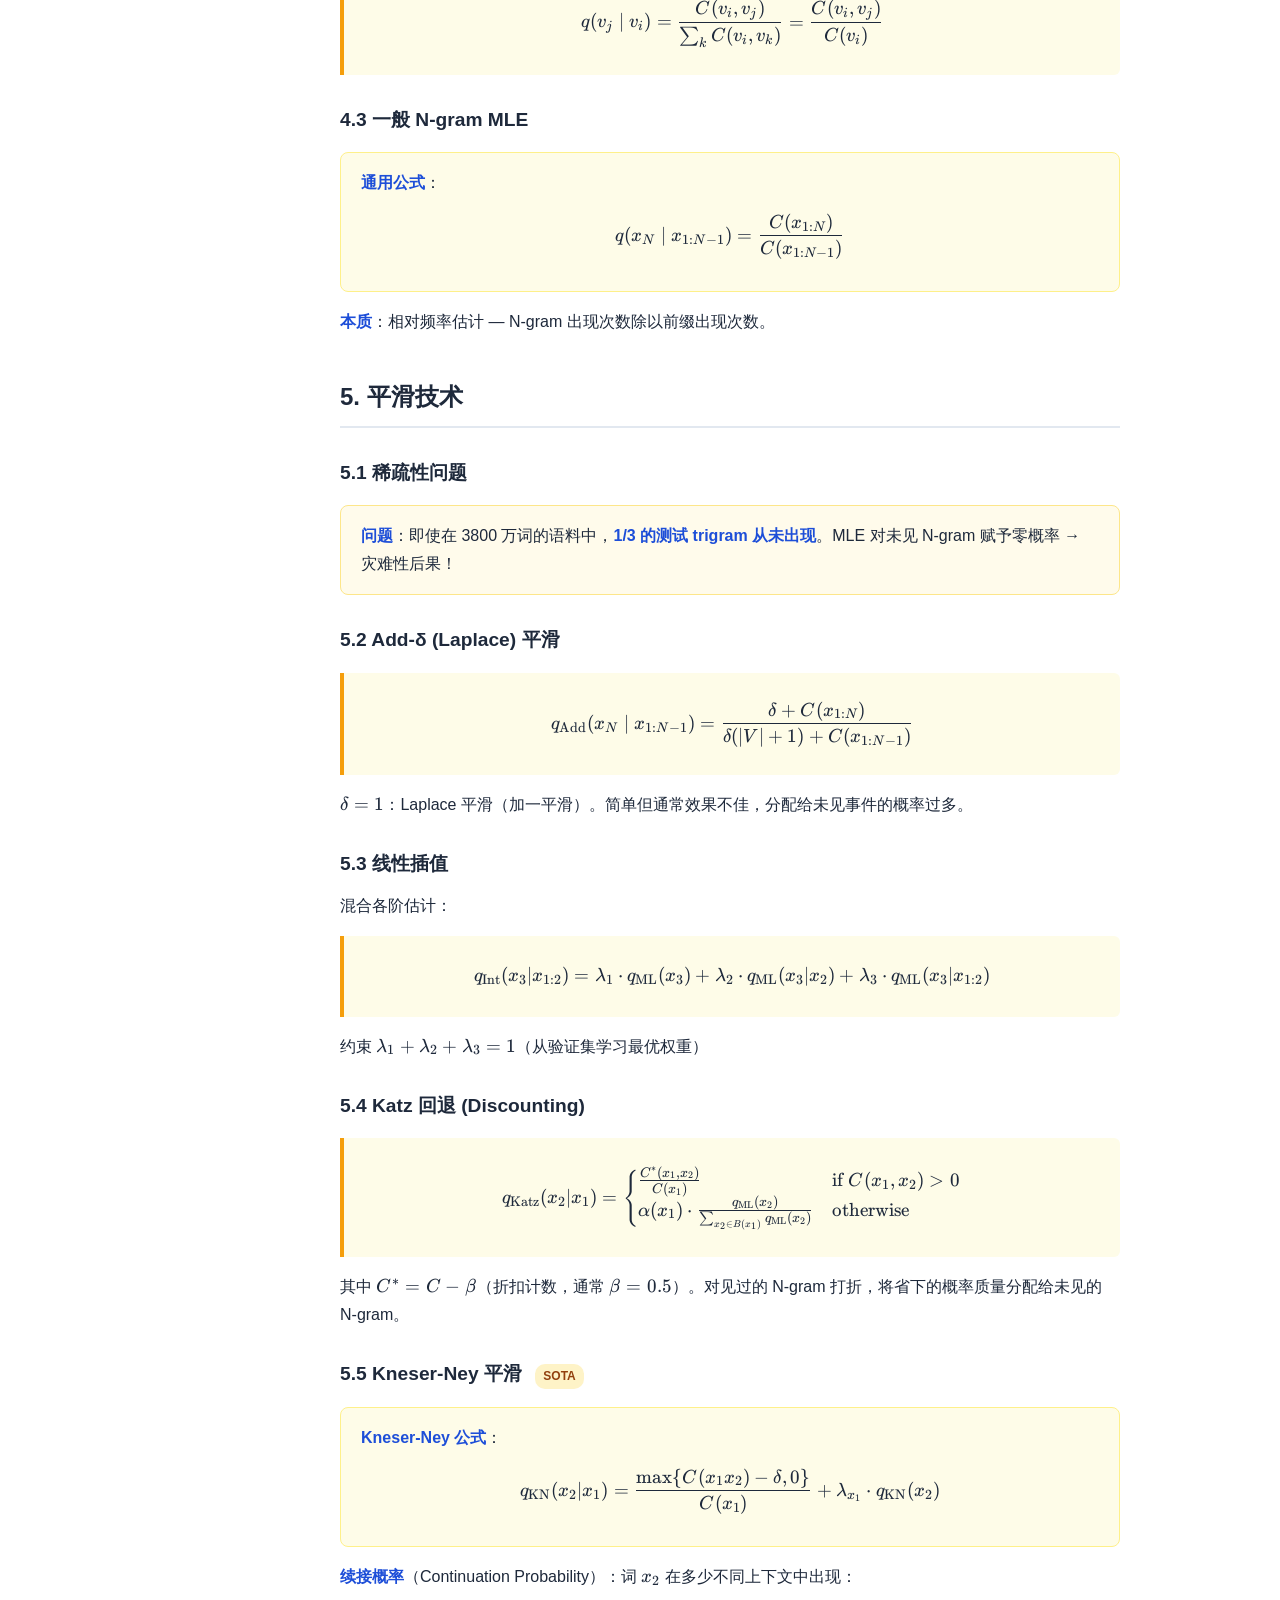
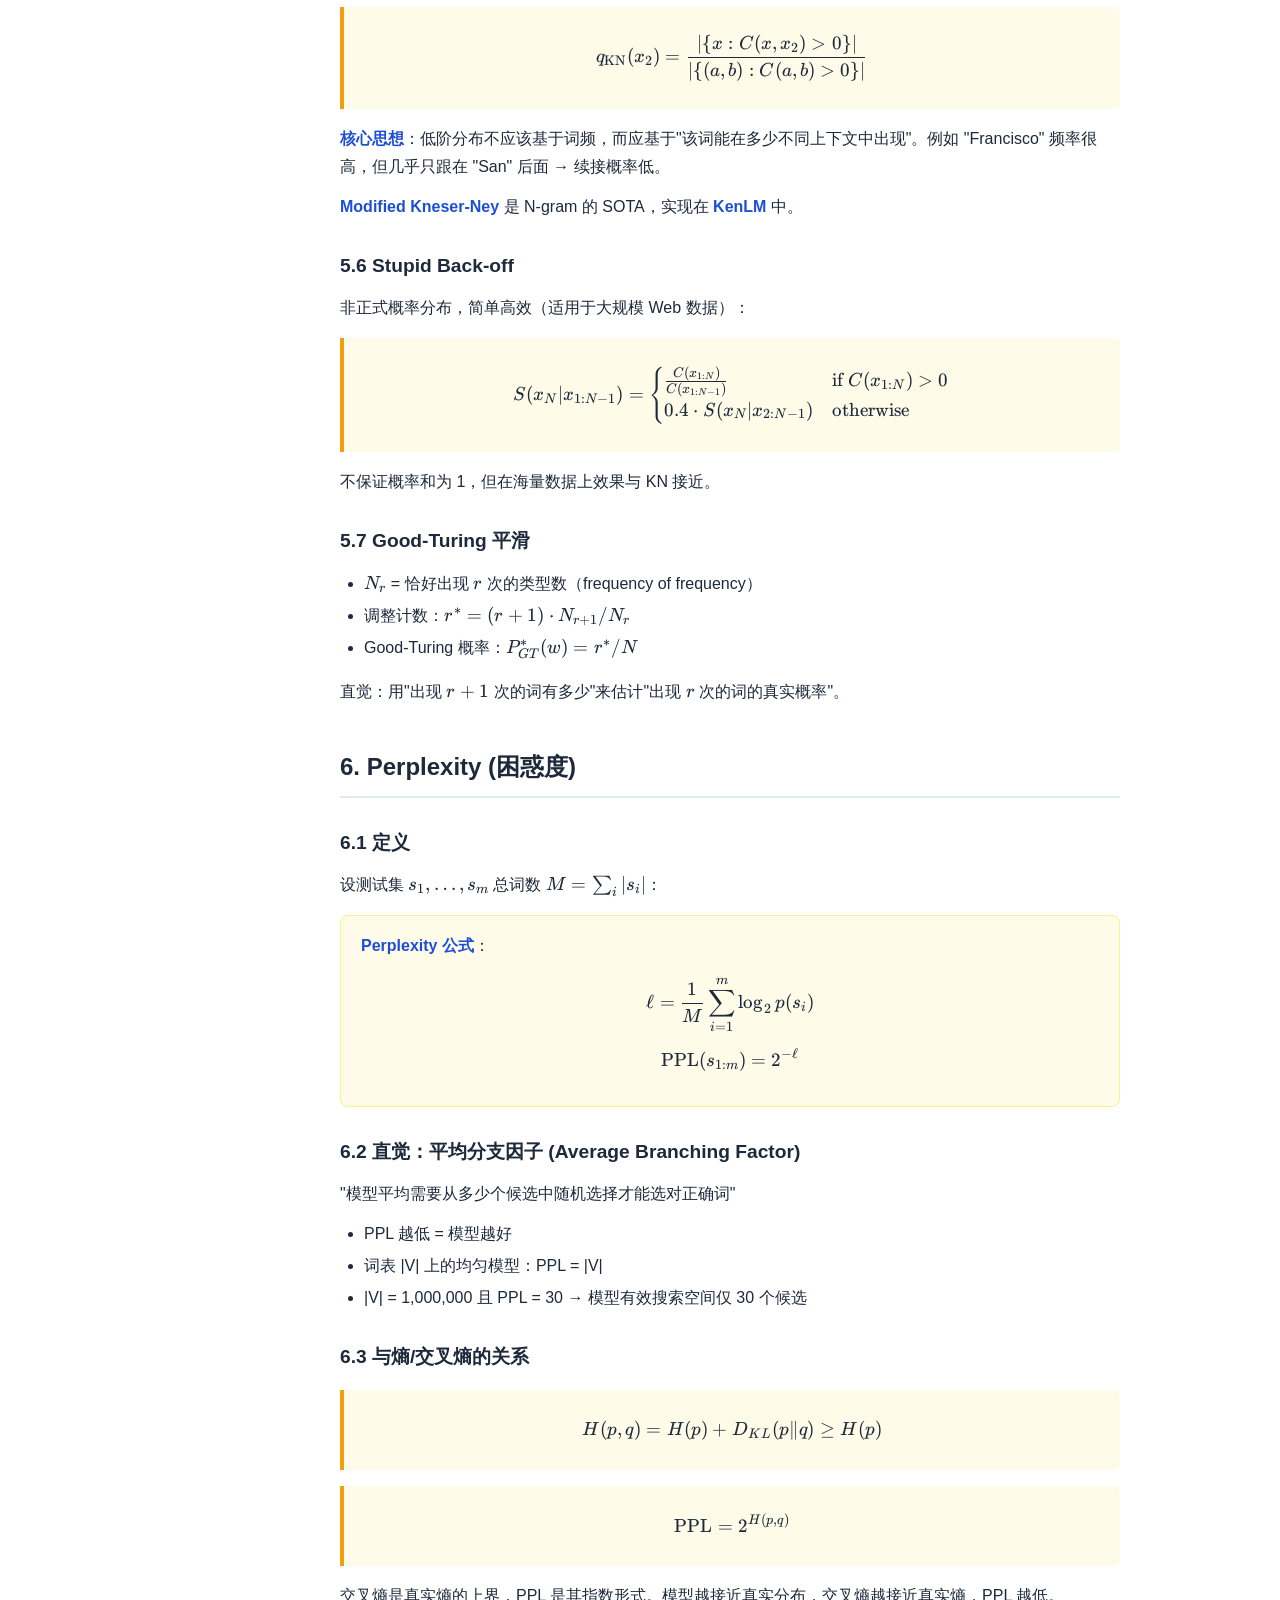
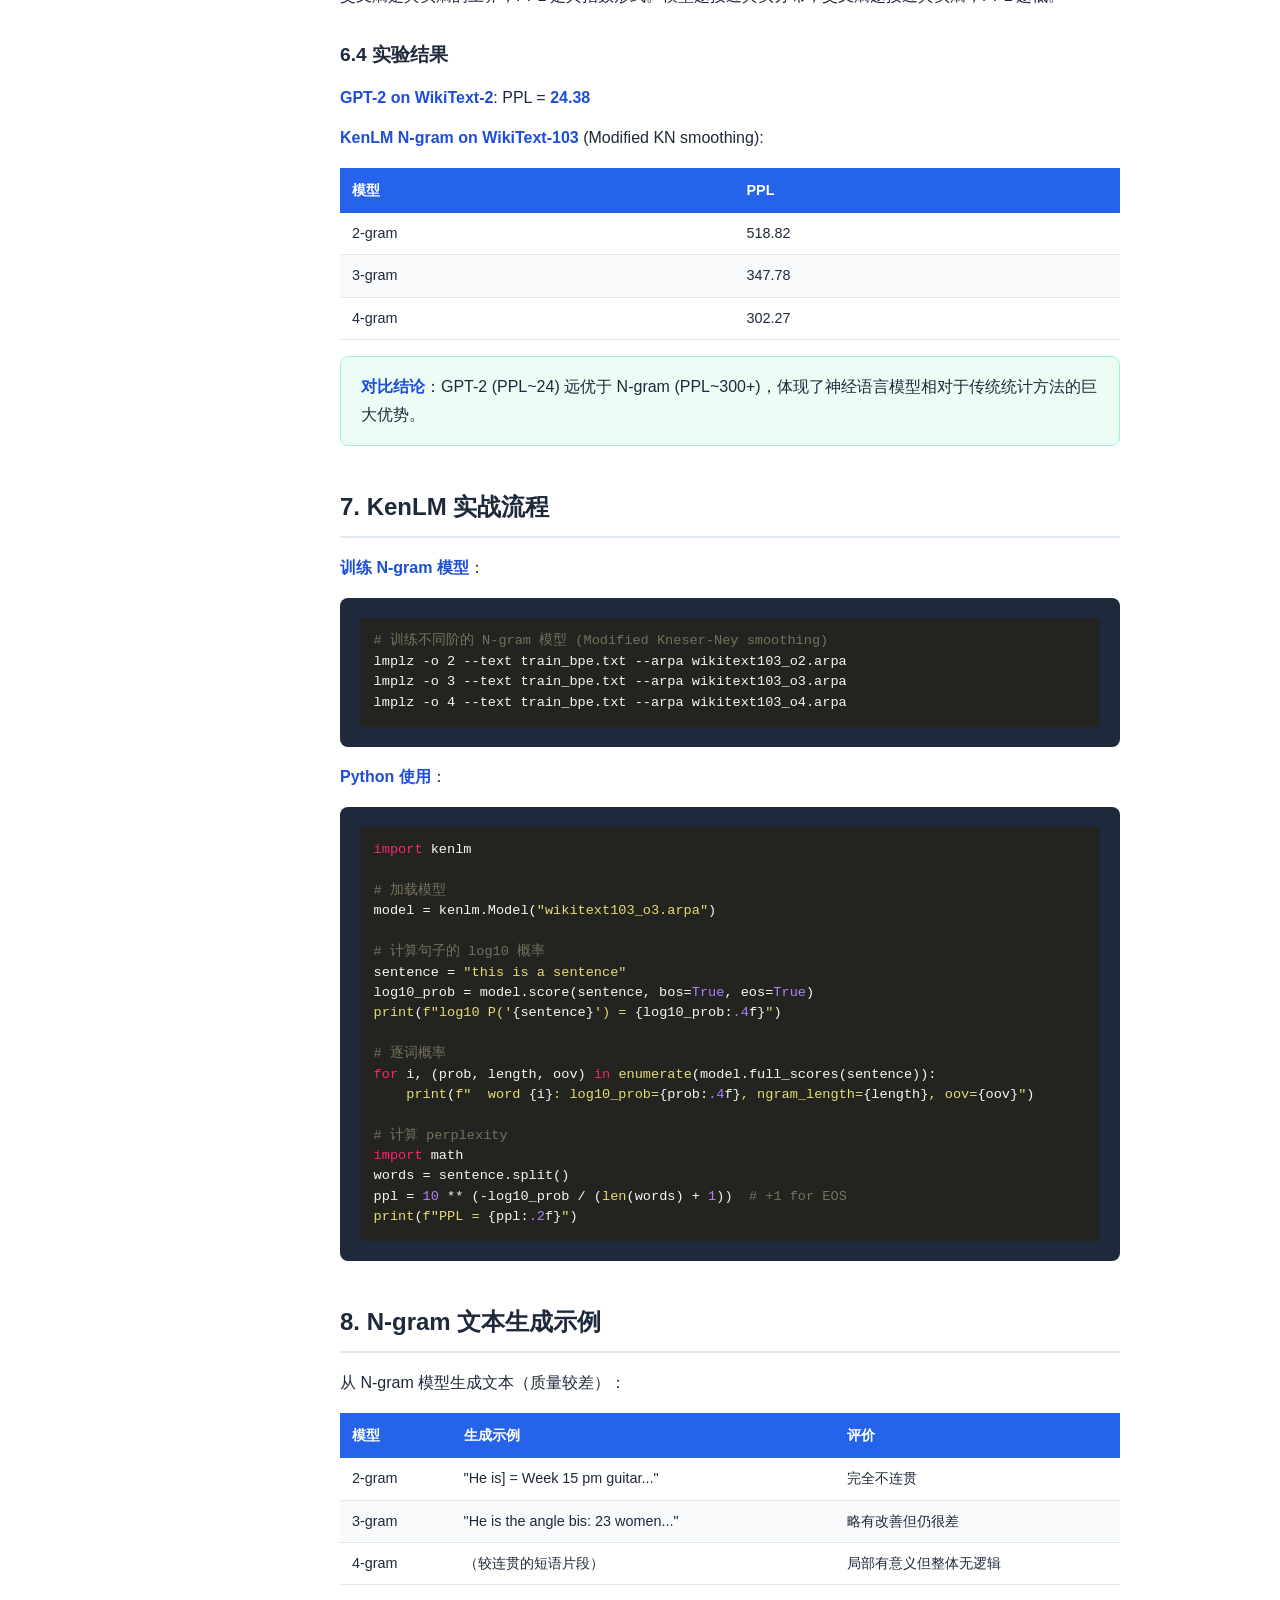
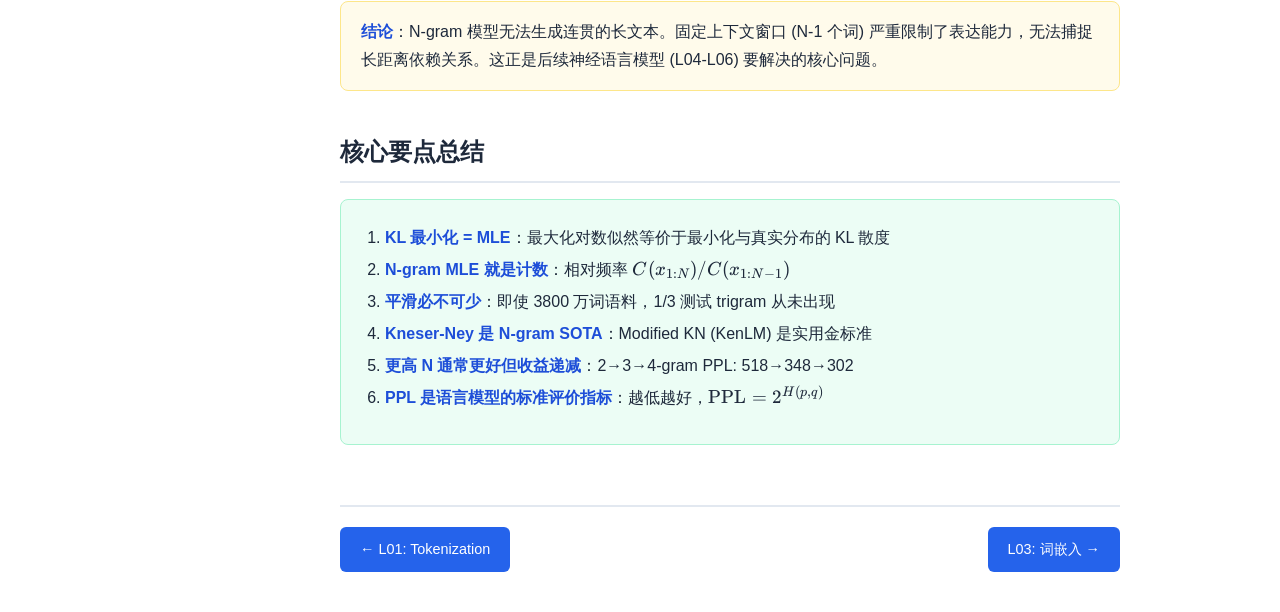
<file: 02-ngram-lm.html>
<!DOCTYPE html>
<html lang="zh-CN">
<head>
    <meta charset="UTF-8">
    <meta name="viewport" content="width=device-width, initial-scale=1.0">
    <title>L02: N-gram语言模型 - LLM课程笔记</title>
    <link rel="stylesheet" href="style.css">
    <link rel="stylesheet" href="assets/katex.min.css">
    <link rel="stylesheet" href="assets/monokai-sublime.min.css">
    <script defer src="assets/katex.min.js"></script>
    <script defer src="assets/auto-render.min.js"></script>
    <script src="assets/highlight.min.js"></script>
    <script src="assets/python.min.js"></script>
</head>
<body>

<!-- Header -->
<header class="header">
    <h1>NLP & LLM 课程学习笔记</h1>
    <nav class="nav-links">
        <a href="index.html">首页</a>
        <a href="01-tokenization.html">L01</a>
        <a href="02-ngram-lm.html" class="active">L02</a>
        <a href="03-embeddings.html">L03</a>
        <a href="04-neural-lm.html">L04</a>
        <a href="05-transformer.html">L05</a>
        <a href="06-gpt.html">L06</a>
        <a href="07-bert-benchmarks.html">L07</a>
        <a href="08-sft-rm-ppo.html">L08</a>
    </nav>
</header>

<!-- Sidebar Toggle -->
<button class="sidebar-toggle" onclick="document.querySelector('.sidebar').classList.toggle('open')">&#9776;</button>

<!-- Sidebar -->
<aside class="sidebar">
    <div class="toc-title">本章目录</div>
    <a href="#motivation">1. 语言模型的动机</a>
    <a href="#data-distribution">2. 数据分布框架</a>
    <a href="#kl-problem" class="sub">2.1 问题设定</a>
    <a href="#kl-objective" class="sub">2.2 训练目标：KL散度</a>
    <a href="#kl-theorem" class="sub">2.3 关键定理</a>
    <a href="#kl-properties" class="sub">2.4 KL性质</a>
    <a href="#ngram-model">3. N-gram 语言模型</a>
    <a href="#ngram-definition" class="sub">3.1 形式化定义</a>
    <a href="#markov" class="sub">3.2 马尔可夫假设</a>
    <a href="#eos" class="sub">3.3 为什么需要EOS</a>
    <a href="#mle">4. 最大似然估计</a>
    <a href="#unigram-mle" class="sub">4.1 Unigram MLE</a>
    <a href="#bigram-mle" class="sub">4.2 Bigram MLE</a>
    <a href="#general-mle" class="sub">4.3 一般N-gram MLE</a>
    <a href="#smoothing">5. 平滑技术</a>
    <a href="#sparsity" class="sub">5.1 稀疏性问题</a>
    <a href="#laplace" class="sub">5.2 Add-&delta; 平滑</a>
    <a href="#interpolation" class="sub">5.3 线性插值</a>
    <a href="#katz" class="sub">5.4 Katz回退</a>
    <a href="#kneser-ney" class="sub">5.5 Kneser-Ney</a>
    <a href="#stupid-backoff" class="sub">5.6 Stupid Back-off</a>
    <a href="#good-turing" class="sub">5.7 Good-Turing</a>
    <a href="#perplexity">6. Perplexity</a>
    <a href="#ppl-definition" class="sub">6.1 定义</a>
    <a href="#ppl-intuition" class="sub">6.2 直觉解释</a>
    <a href="#ppl-entropy" class="sub">6.3 与熵的关系</a>
    <a href="#ppl-results" class="sub">6.4 实验结果</a>
    <a href="#kenlm">7. KenLM 实战</a>
    <a href="#generation">8. N-gram 文本生成</a>
    <a href="#summary">核心要点总结</a>
</aside>

<!-- Main Content -->
<div class="main">

    <h1>Lecture 02: N-gram 语言模型</h1>
    <blockquote>核心主题：数据分布与KL散度、N-gram MLE、平滑技术、Perplexity 评价指标</blockquote>

    <!-- Section 1 -->
    <h2 id="motivation">1. 语言模型的动机</h2>

    <p>语言模型的根本任务：<strong>为句子赋予概率</strong>。</p>

    <p>应用场景：</p>
    <ul>
        <li><strong>语音识别</strong>：P("recognize speech") &gt; P("wreck a nice beach")</li>
        <li><strong>机器翻译</strong>：选择更自然的翻译</li>
        <li><strong>拼写纠正</strong>：P("fifteen minutes") &gt; P("fifteen minuets")</li>
    </ul>

    <div class="info-box key">
        <strong>核心问题</strong>：给定一个句子 $w_1, w_2, \ldots, w_n$，如何计算 $p(w_1, w_2, \ldots, w_n)$？
    </div>

    <!-- Section 2 -->
    <h2 id="data-distribution">2. 数据分布框架</h2>

    <h3 id="kl-problem">2.1 问题设定</h3>
    <ul>
        <li>真实分布 $p_{\text{data}}$ 未知</li>
        <li>我们只观测到语料（样本）：$D = \{w^{(i)}\}_{i=1}^N$，$w^{(i)} \sim p_{\text{data}}$ i.i.d.</li>
        <li>目标：训练模型 $p_\theta$ 使得 $p_\theta \approx p_{\text{data}}$</li>
    </ul>

    <h3 id="kl-objective">2.2 训练目标：最小化 KL 散度</h3>

    <div class="math-block">
        $$\theta^* = \arg\min_\theta \text{KL}(p_{\text{data}} \| p_\theta)$$
    </div>

    <h3 id="kl-theorem">2.3 关键定理：KL 最小化 = 最大期望对数似然</h3>

    <div class="info-box formula">
        <strong>定理</strong>：
        $$\arg\min_\theta \text{KL}(p_{\text{data}}\|p_\theta) \Longleftrightarrow \arg\max_\theta \mathbb{E}_{w \sim p_{\text{data}}}[\log p_\theta(w)]$$
    </div>

    <p><strong>证明</strong>：</p>
    <div class="math-block">
        $$\text{KL}(p_{\text{data}}\|p_\theta) = \underbrace{\mathbb{E}[\log p_{\text{data}}(w)]}_{\text{关于}\theta\text{为常数}} - \mathbb{E}[\log p_\theta(w)]$$
    </div>
    <p>第一项关于 $\theta$ 为常数，所以最小化 KL = 最大化 $\mathbb{E}[\log p_\theta(w)]$。</p>

    <p><strong>实践近似</strong>（蒙特卡洛）：</p>
    <div class="math-block">
        $$\max_\theta \frac{1}{N}\sum_{i=1}^N \log p_\theta(w^{(i)})$$
    </div>

    <h3 id="kl-properties">2.4 KL 散度性质</h3>
    <ul>
        <li><strong>不对称</strong>：$D_{KL}(p\|q) \neq D_{KL}(q\|p)$</li>
        <li><strong>非负</strong>：$D_{KL}(p\|q) \geq 0$</li>
        <li><strong>等于零的条件</strong>：$D_{KL}(p\|q) = 0$ 当且仅当 $p = q$</li>
    </ul>

    <!-- Section 3 -->
    <h2 id="ngram-model">3. N-gram 语言模型</h2>

    <h3 id="ngram-definition">3.1 形式化定义</h3>

    <p><strong>词汇表</strong>：$V = \{v_1, v_2, \ldots, v_{|V|}\}$</p>
    <p><strong>特殊符号</strong>：$v_0 = \text{BOS}$（句首），$v_{|V|+1} = \text{EOS}$（句尾）</p>

    <p><strong>语言模型定义</strong>：概率分布 $p(w_{1:t})$，满足：</p>
    <ol>
        <li>$p(w_{1:t}) \geq 0$</li>
        <li>$\sum_{w_{1:t}} p(w_{1:t}) = 1$</li>
    </ol>

    <p><strong>链式法则分解</strong>：</p>
    <div class="math-block">
        $$p(w_{1:t}) = \prod_{i=1}^t p(w_i \mid w_{1:i-1})$$
    </div>

    <h3 id="markov">3.2 N-gram 马尔可夫假设</h3>

    <div class="info-box formula">
        $$p(w_i \mid w_{1:i-1}) \approx p(w_i \mid w_{i-N+1:i-1})$$
    </div>

    <table>
        <thead>
            <tr>
                <th>N</th>
                <th>名称</th>
                <th>模型</th>
            </tr>
        </thead>
        <tbody>
            <tr>
                <td>1</td>
                <td>Unigram</td>
                <td>$p(w_{1:t}) = \prod_i q(w_i)$</td>
            </tr>
            <tr>
                <td>2</td>
                <td>Bigram</td>
                <td>$p(w_{1:t}) = \prod_i q(w_i \mid w_{i-1})$</td>
            </tr>
            <tr>
                <td>3</td>
                <td>Trigram</td>
                <td>$p(w_{1:t}) = \prod_i q(w_i \mid w_{i-2}, w_{i-1})$</td>
            </tr>
        </tbody>
    </table>

    <p><strong>参数量</strong>：$\sim |V|^N$（例：|V|=10000, N=3 → 约 $10^{12}$ 参数）</p>

    <h3 id="eos">3.3 为什么需要 EOS</h3>
    <p>句子长度 $t$ 本身是随机变量。EOS 标记使模型能学到何时终止生成，保证所有长度的句子概率之和为 1。</p>

    <!-- Section 4 -->
    <h2 id="mle">4. 最大似然估计 (MLE)</h2>

    <h3 id="unigram-mle">4.1 Unigram MLE</h3>

    <div class="math-block">
        $$\hat{\theta}_i = \frac{C(v_i)}{\sum_j C(v_j)} = \frac{\text{该词出现次数}}{\text{总token数}}$$
    </div>

    <p><strong>推导</strong>：使用 Lagrange 乘子法，约束 $\sum_i \theta_i = 1$</p>

    <h3 id="bigram-mle">4.2 Bigram MLE</h3>

    <div class="math-block">
        $$q(v_j \mid v_i) = \frac{C(v_i, v_j)}{\sum_k C(v_i, v_k)} = \frac{C(v_i, v_j)}{C(v_i)}$$
    </div>

    <h3 id="general-mle">4.3 一般 N-gram MLE</h3>

    <div class="info-box formula">
        <strong>通用公式</strong>：
        $$q(x_N \mid x_{1:N-1}) = \frac{C(x_{1:N})}{C(x_{1:N-1})}$$
    </div>

    <p><strong>本质</strong>：相对频率估计 — N-gram 出现次数除以前缀出现次数。</p>

    <!-- Section 5 -->
    <h2 id="smoothing">5. 平滑技术</h2>

    <h3 id="sparsity">5.1 稀疏性问题</h3>

    <div class="info-box warning">
        <strong>问题</strong>：即使在 3800 万词的语料中，<strong>1/3 的测试 trigram 从未出现</strong>。MLE 对未见 N-gram 赋予零概率 → 灾难性后果！
    </div>

    <h3 id="laplace">5.2 Add-&delta; (Laplace) 平滑</h3>

    <div class="math-block">
        $$q_{\text{Add}}(x_N \mid x_{1:N-1}) = \frac{\delta + C(x_{1:N})}{\delta(|V|+1) + C(x_{1:N-1})}$$
    </div>

    <p>$\delta = 1$：Laplace 平滑（加一平滑）。简单但通常效果不佳，分配给未见事件的概率过多。</p>

    <h3 id="interpolation">5.3 线性插值</h3>

    <p>混合各阶估计：</p>
    <div class="math-block">
        $$q_{\text{Int}}(x_3|x_{1:2}) = \lambda_1 \cdot q_{\text{ML}}(x_3) + \lambda_2 \cdot q_{\text{ML}}(x_3|x_2) + \lambda_3 \cdot q_{\text{ML}}(x_3|x_{1:2})$$
    </div>

    <p>约束 $\lambda_1 + \lambda_2 + \lambda_3 = 1$（从验证集学习最优权重）</p>

    <h3 id="katz">5.4 Katz 回退 (Discounting)</h3>

    <div class="math-block">
        $$q_{\text{Katz}}(x_2|x_1) = \begin{cases} \frac{C^*(x_1,x_2)}{C(x_1)} & \text{if } C(x_1,x_2) > 0 \\ \alpha(x_1) \cdot \frac{q_{\text{ML}}(x_2)}{\sum_{x_2 \in B(x_1)} q_{\text{ML}}(x_2)} & \text{otherwise} \end{cases}$$
    </div>

    <p>其中 $C^* = C - \beta$（折扣计数，通常 $\beta = 0.5$）。对见过的 N-gram 打折，将省下的概率质量分配给未见的 N-gram。</p>

    <h3 id="kneser-ney">5.5 Kneser-Ney 平滑 <span class="badge star">SOTA</span></h3>

    <div class="info-box formula">
        <strong>Kneser-Ney 公式</strong>：
        $$q_{\text{KN}}(x_2|x_1) = \frac{\max\{C(x_1 x_2) - \delta, 0\}}{C(x_1)} + \lambda_{x_1} \cdot q_{\text{KN}}(x_2)$$
    </div>

    <p><strong>续接概率</strong>（Continuation Probability）：词 $x_2$ 在多少不同上下文中出现：</p>
    <div class="math-block">
        $$q_{\text{KN}}(x_2) = \frac{|\{x: C(x, x_2) > 0\}|}{|\{(a,b): C(a,b) > 0\}|}$$
    </div>

    <p><strong>核心思想</strong>：低阶分布不应该基于词频，而应基于"该词能在多少不同上下文中出现"。例如 "Francisco" 频率很高，但几乎只跟在 "San" 后面 → 续接概率低。</p>

    <p><strong>Modified Kneser-Ney</strong> 是 N-gram 的 SOTA，实现在 <strong>KenLM</strong> 中。</p>

    <h3 id="stupid-backoff">5.6 Stupid Back-off</h3>

    <p>非正式概率分布，简单高效（适用于大规模 Web 数据）：</p>
    <div class="math-block">
        $$S(x_N|x_{1:N-1}) = \begin{cases} \frac{C(x_{1:N})}{C(x_{1:N-1})} & \text{if } C(x_{1:N}) > 0 \\ 0.4 \cdot S(x_N|x_{2:N-1}) & \text{otherwise} \end{cases}$$
    </div>

    <p>不保证概率和为 1，但在海量数据上效果与 KN 接近。</p>

    <h3 id="good-turing">5.7 Good-Turing 平滑</h3>

    <ul>
        <li>$N_r$ = 恰好出现 $r$ 次的类型数（frequency of frequency）</li>
        <li>调整计数：$r^* = (r+1) \cdot N_{r+1} / N_r$</li>
        <li>Good-Turing 概率：$P^*_{GT}(w) = r^* / N$</li>
    </ul>

    <p>直觉：用"出现 $r+1$ 次的词有多少"来估计"出现 $r$ 次的词的真实概率"。</p>

    <!-- Section 6 -->
    <h2 id="perplexity">6. Perplexity (困惑度)</h2>

    <h3 id="ppl-definition">6.1 定义</h3>

    <p>设测试集 $s_1, \ldots, s_m$ 总词数 $M = \sum_i |s_i|$：</p>

    <div class="info-box formula">
        <strong>Perplexity 公式</strong>：
        $$\ell = \frac{1}{M} \sum_{i=1}^m \log_2 p(s_i)$$
        $$\text{PPL}(s_{1:m}) = 2^{-\ell}$$
    </div>

    <h3 id="ppl-intuition">6.2 直觉：平均分支因子 (Average Branching Factor)</h3>

    <p>"模型平均需要从多少个候选中随机选择才能选对正确词"</p>
    <ul>
        <li>PPL 越低 = 模型越好</li>
        <li>词表 |V| 上的均匀模型：PPL = |V|</li>
        <li>|V| = 1,000,000 且 PPL = 30 → 模型有效搜索空间仅 30 个候选</li>
    </ul>

    <h3 id="ppl-entropy">6.3 与熵/交叉熵的关系</h3>

    <div class="math-block">
        $$H(p,q) = H(p) + D_{KL}(p\|q) \geq H(p)$$
    </div>
    <div class="math-block">
        $$\text{PPL} = 2^{H(p,q)}$$
    </div>
    <p>交叉熵是真实熵的上界，PPL 是其指数形式。模型越接近真实分布，交叉熵越接近真实熵，PPL 越低。</p>

    <h3 id="ppl-results">6.4 实验结果</h3>

    <p><strong>GPT-2 on WikiText-2</strong>: PPL = <strong>24.38</strong></p>

    <p><strong>KenLM N-gram on WikiText-103</strong> (Modified KN smoothing):</p>

    <table>
        <thead>
            <tr>
                <th>模型</th>
                <th>PPL</th>
            </tr>
        </thead>
        <tbody>
            <tr>
                <td>2-gram</td>
                <td>518.82</td>
            </tr>
            <tr>
                <td>3-gram</td>
                <td>347.78</td>
            </tr>
            <tr>
                <td>4-gram</td>
                <td>302.27</td>
            </tr>
        </tbody>
    </table>

    <div class="info-box key">
        <strong>对比结论</strong>：GPT-2 (PPL~24) 远优于 N-gram (PPL~300+)，体现了神经语言模型相对于传统统计方法的巨大优势。
    </div>

    <!-- Section 7 -->
    <h2 id="kenlm">7. KenLM 实战流程</h2>

    <p><strong>训练 N-gram 模型</strong>：</p>
    <pre><code class="language-bash"># 训练不同阶的 N-gram 模型 (Modified Kneser-Ney smoothing)
lmplz -o 2 --text train_bpe.txt --arpa wikitext103_o2.arpa
lmplz -o 3 --text train_bpe.txt --arpa wikitext103_o3.arpa
lmplz -o 4 --text train_bpe.txt --arpa wikitext103_o4.arpa</code></pre>

    <p><strong>Python 使用</strong>：</p>
    <pre><code class="language-python">import kenlm

# 加载模型
model = kenlm.Model("wikitext103_o3.arpa")

# 计算句子的 log10 概率
sentence = "this is a sentence"
log10_prob = model.score(sentence, bos=True, eos=True)
print(f"log10 P('{sentence}') = {log10_prob:.4f}")

# 逐词概率
for i, (prob, length, oov) in enumerate(model.full_scores(sentence)):
    print(f"  word {i}: log10_prob={prob:.4f}, ngram_length={length}, oov={oov}")

# 计算 perplexity
import math
words = sentence.split()
ppl = 10 ** (-log10_prob / (len(words) + 1))  # +1 for EOS
print(f"PPL = {ppl:.2f}")</code></pre>

    <!-- Section 8 -->
    <h2 id="generation">8. N-gram 文本生成示例</h2>

    <p>从 N-gram 模型生成文本（质量较差）：</p>

    <table>
        <thead>
            <tr>
                <th>模型</th>
                <th>生成示例</th>
                <th>评价</th>
            </tr>
        </thead>
        <tbody>
            <tr>
                <td>2-gram</td>
                <td>"He is] = Week 15 pm guitar..."</td>
                <td>完全不连贯</td>
            </tr>
            <tr>
                <td>3-gram</td>
                <td>"He is the angle bis: 23 women..."</td>
                <td>略有改善但仍很差</td>
            </tr>
            <tr>
                <td>4-gram</td>
                <td>（较连贯的短语片段）</td>
                <td>局部有意义但整体无逻辑</td>
            </tr>
        </tbody>
    </table>

    <div class="info-box warning">
        <strong>结论</strong>：N-gram 模型无法生成连贯的长文本。固定上下文窗口 (N-1 个词) 严重限制了表达能力，无法捕捉长距离依赖关系。这正是后续神经语言模型 (L04-L06) 要解决的核心问题。
    </div>

    <!-- Summary -->
    <h2 id="summary">核心要点总结</h2>

    <div class="info-box key">
        <ol>
            <li><strong>KL 最小化 = MLE</strong>：最大化对数似然等价于最小化与真实分布的 KL 散度</li>
            <li><strong>N-gram MLE 就是计数</strong>：相对频率 $C(x_{1:N})/C(x_{1:N-1})$</li>
            <li><strong>平滑必不可少</strong>：即使 3800 万词语料，1/3 测试 trigram 从未出现</li>
            <li><strong>Kneser-Ney 是 N-gram SOTA</strong>：Modified KN (KenLM) 是实用金标准</li>
            <li><strong>更高 N 通常更好但收益递减</strong>：2→3→4-gram PPL: 518→348→302</li>
            <li><strong>PPL 是语言模型的标准评价指标</strong>：越低越好，$\text{PPL} = 2^{H(p,q)}$</li>
        </ol>
    </div>

    <!-- Page Navigation -->
    <nav class="page-nav">
        <a href="01-tokenization.html">&larr; L01: Tokenization</a>
        <a href="03-embeddings.html">L03: 词嵌入 &rarr;</a>
    </nav>

</div>

<script>
    hljs.highlightAll();

    // Sidebar toggle
    var sidebar = document.getElementById('sidebar');
    var toggle = document.getElementById('sidebarToggle');
    if (toggle) {
        toggle.addEventListener('click', function() {
            sidebar.classList.toggle('open');
        });
    }
    // Close sidebar on link click (mobile)
    if (sidebar) {
        sidebar.querySelectorAll('a').forEach(function(link) {
            link.addEventListener('click', function() {
                if (window.innerWidth <= 1024) {
                    sidebar.classList.remove('open');
                }
            });
        });
    }
</script>
<script>
    document.addEventListener("DOMContentLoaded", function() {
        renderMathInElement(document.body, {
            delimiters: [
                {left: "$$", right: "$$", display: true},
                {left: "$", right: "$", display: false}
            ],
            throwOnError: false
        });
    });
</script>
</body>
</html>
</file>
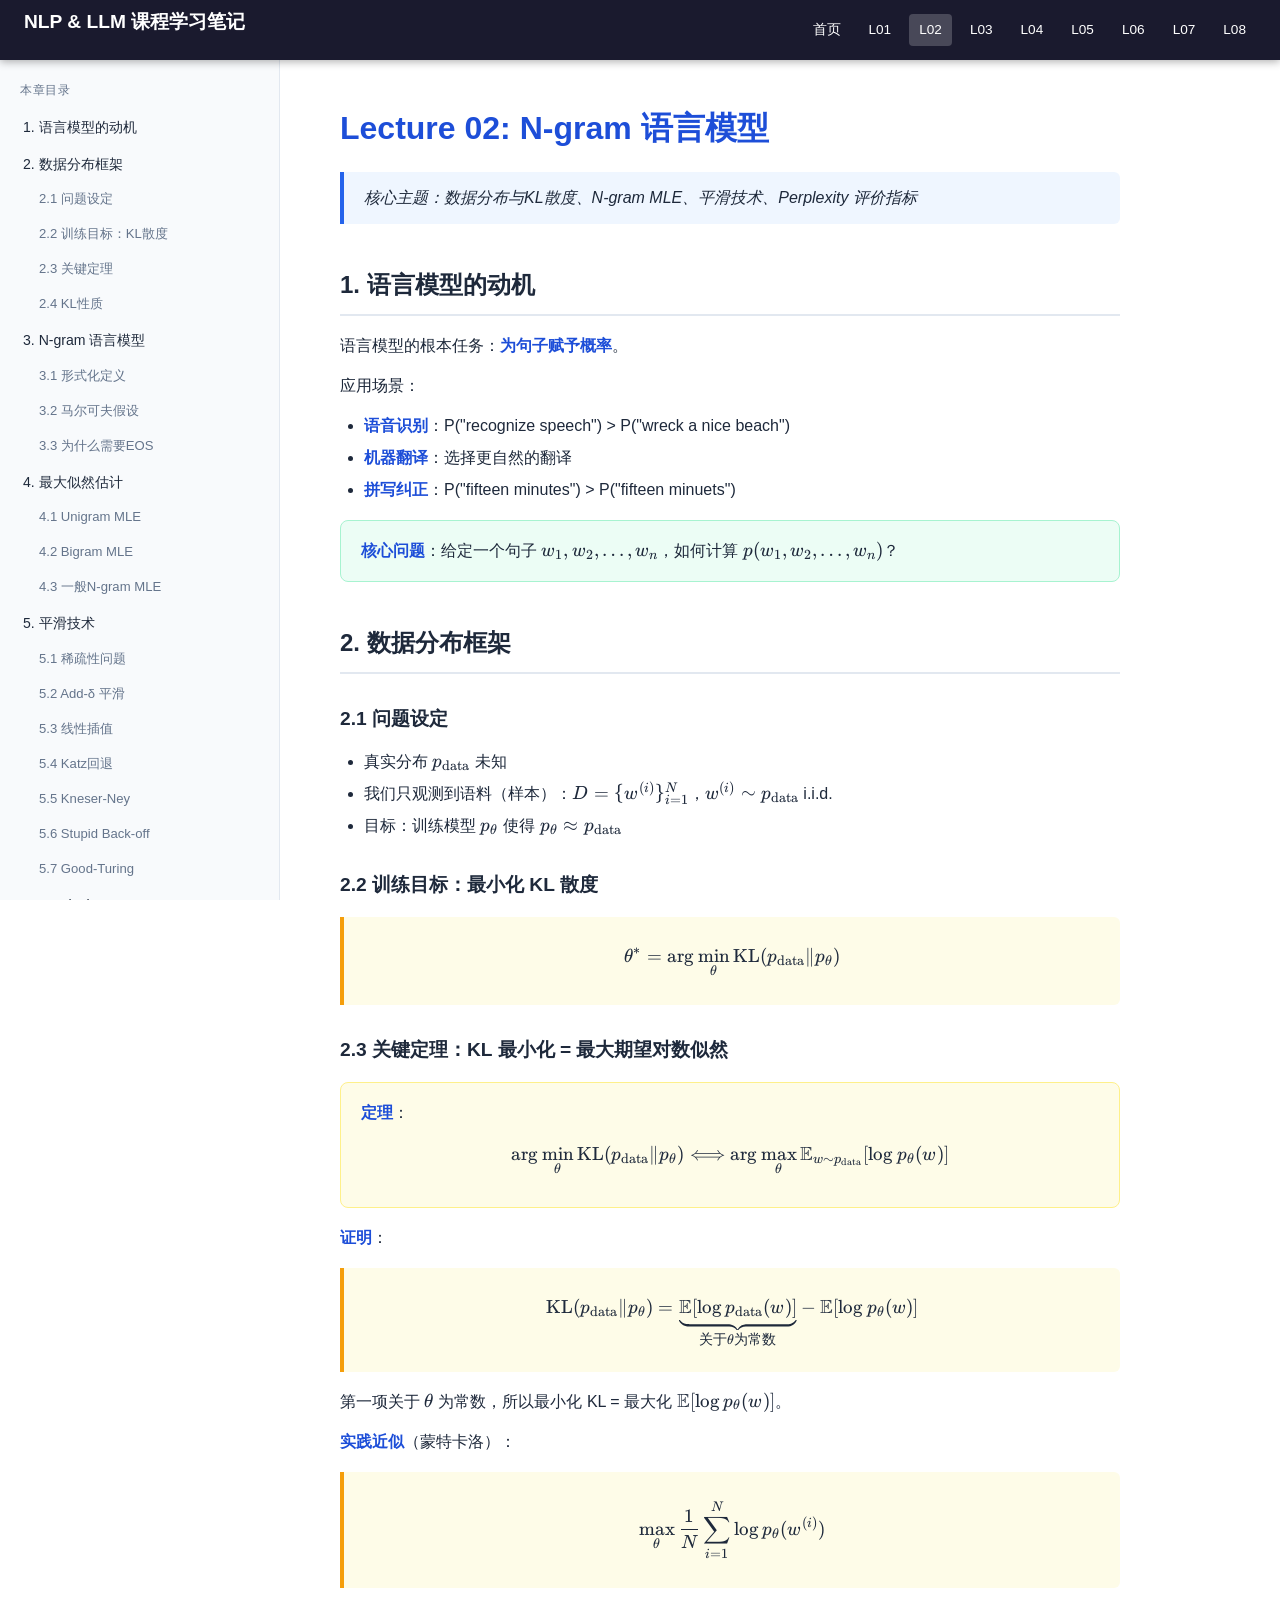
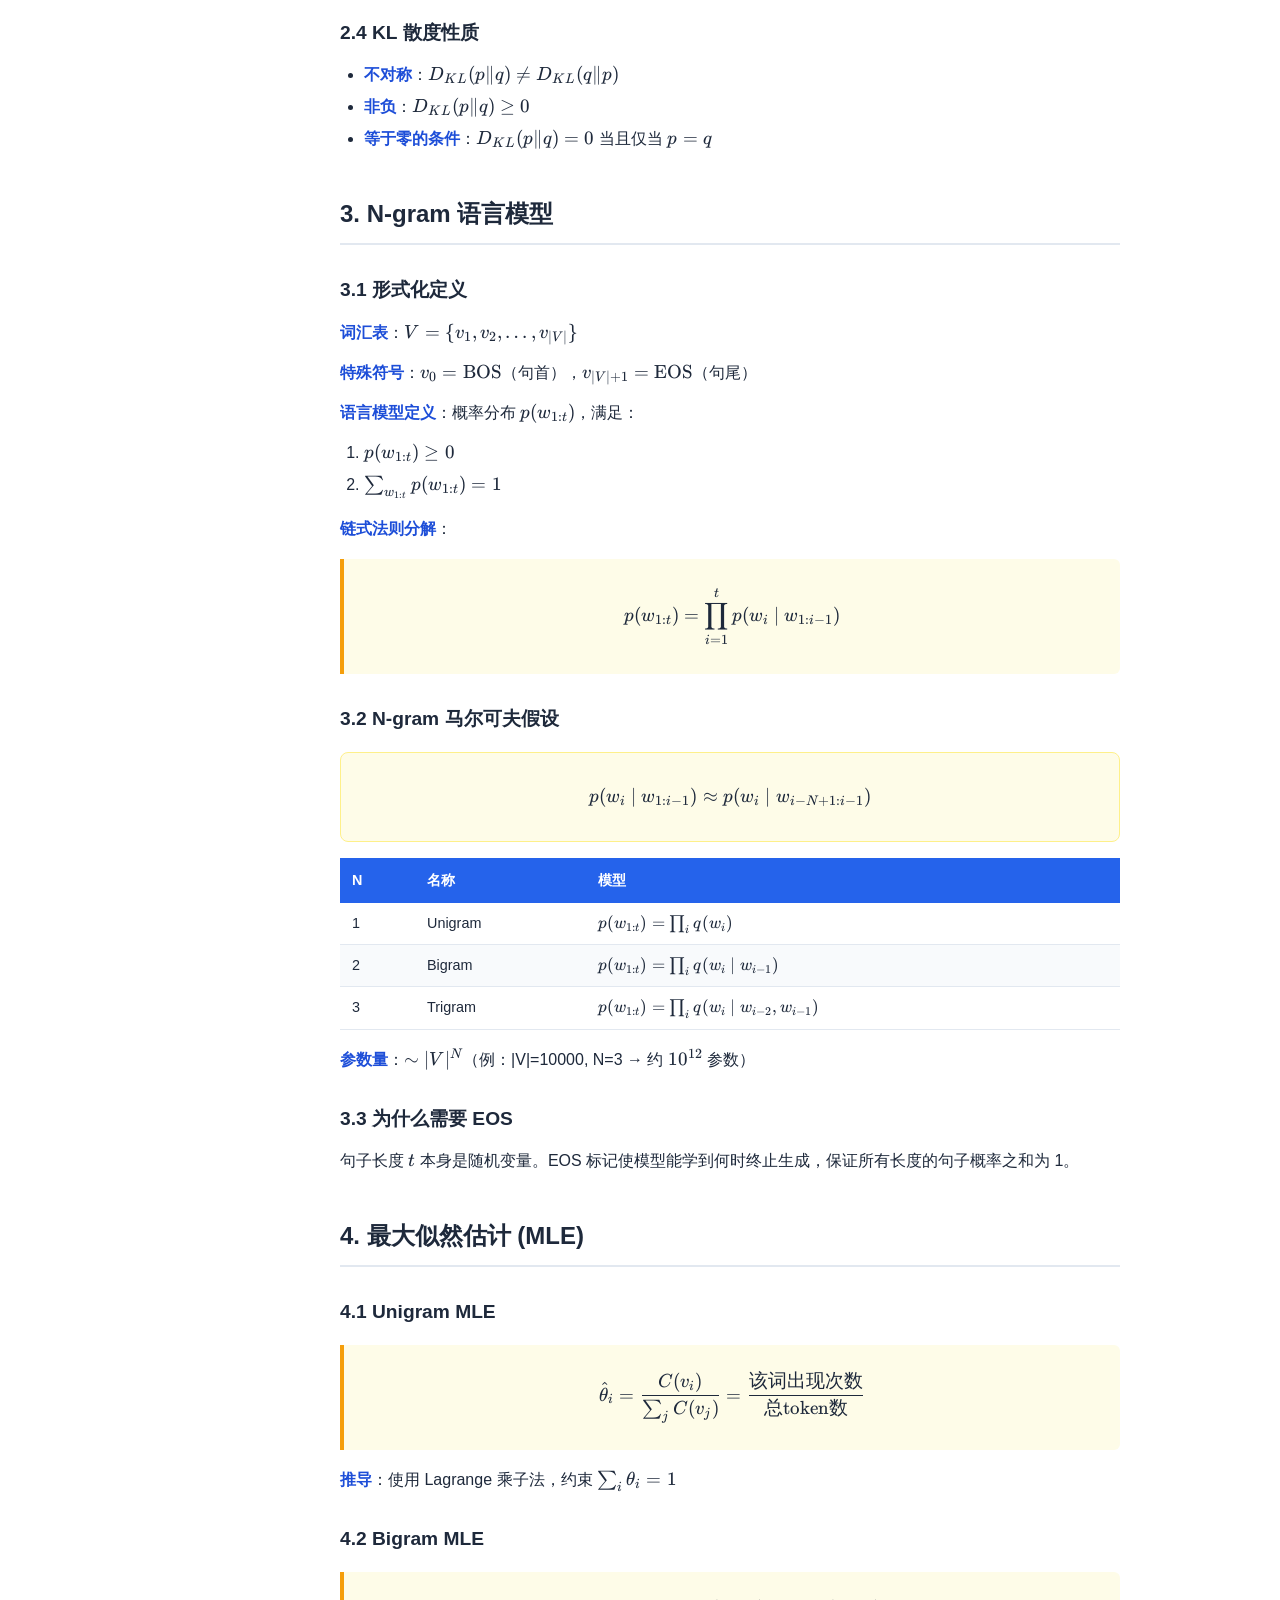
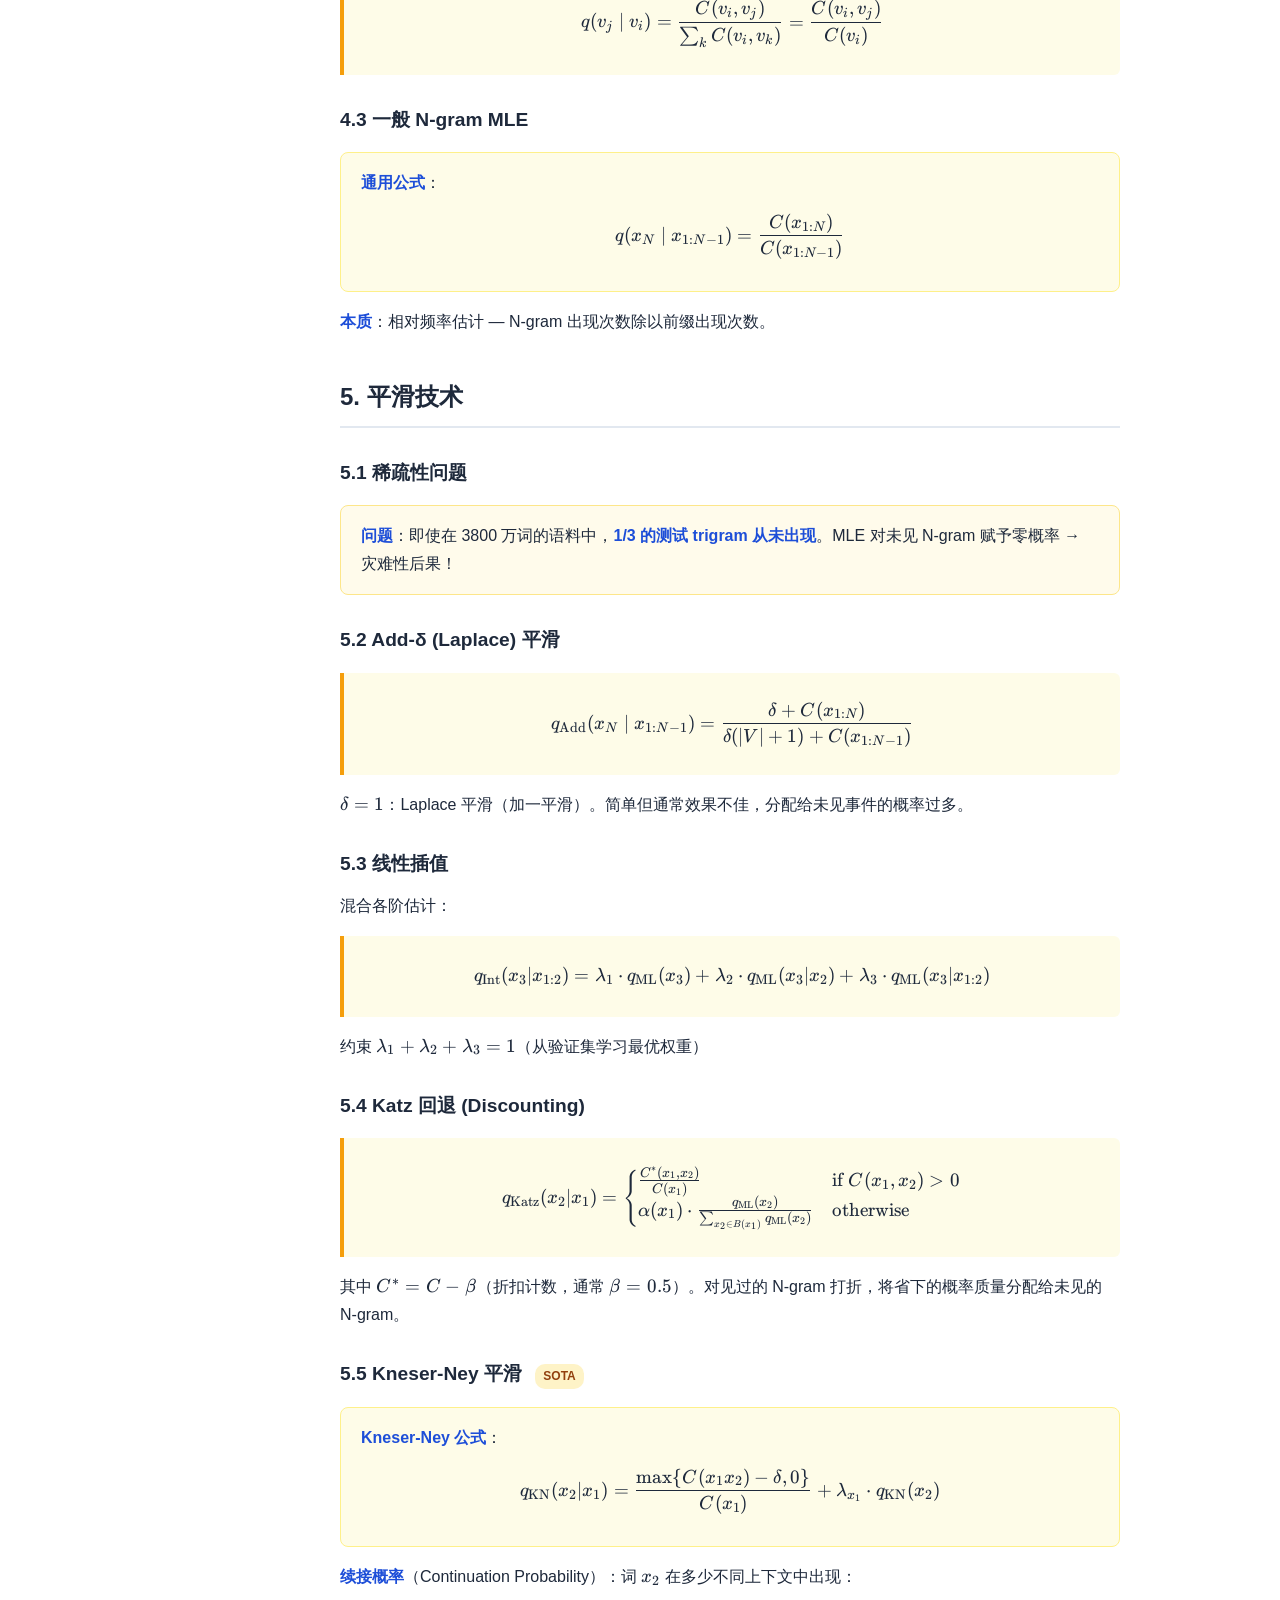
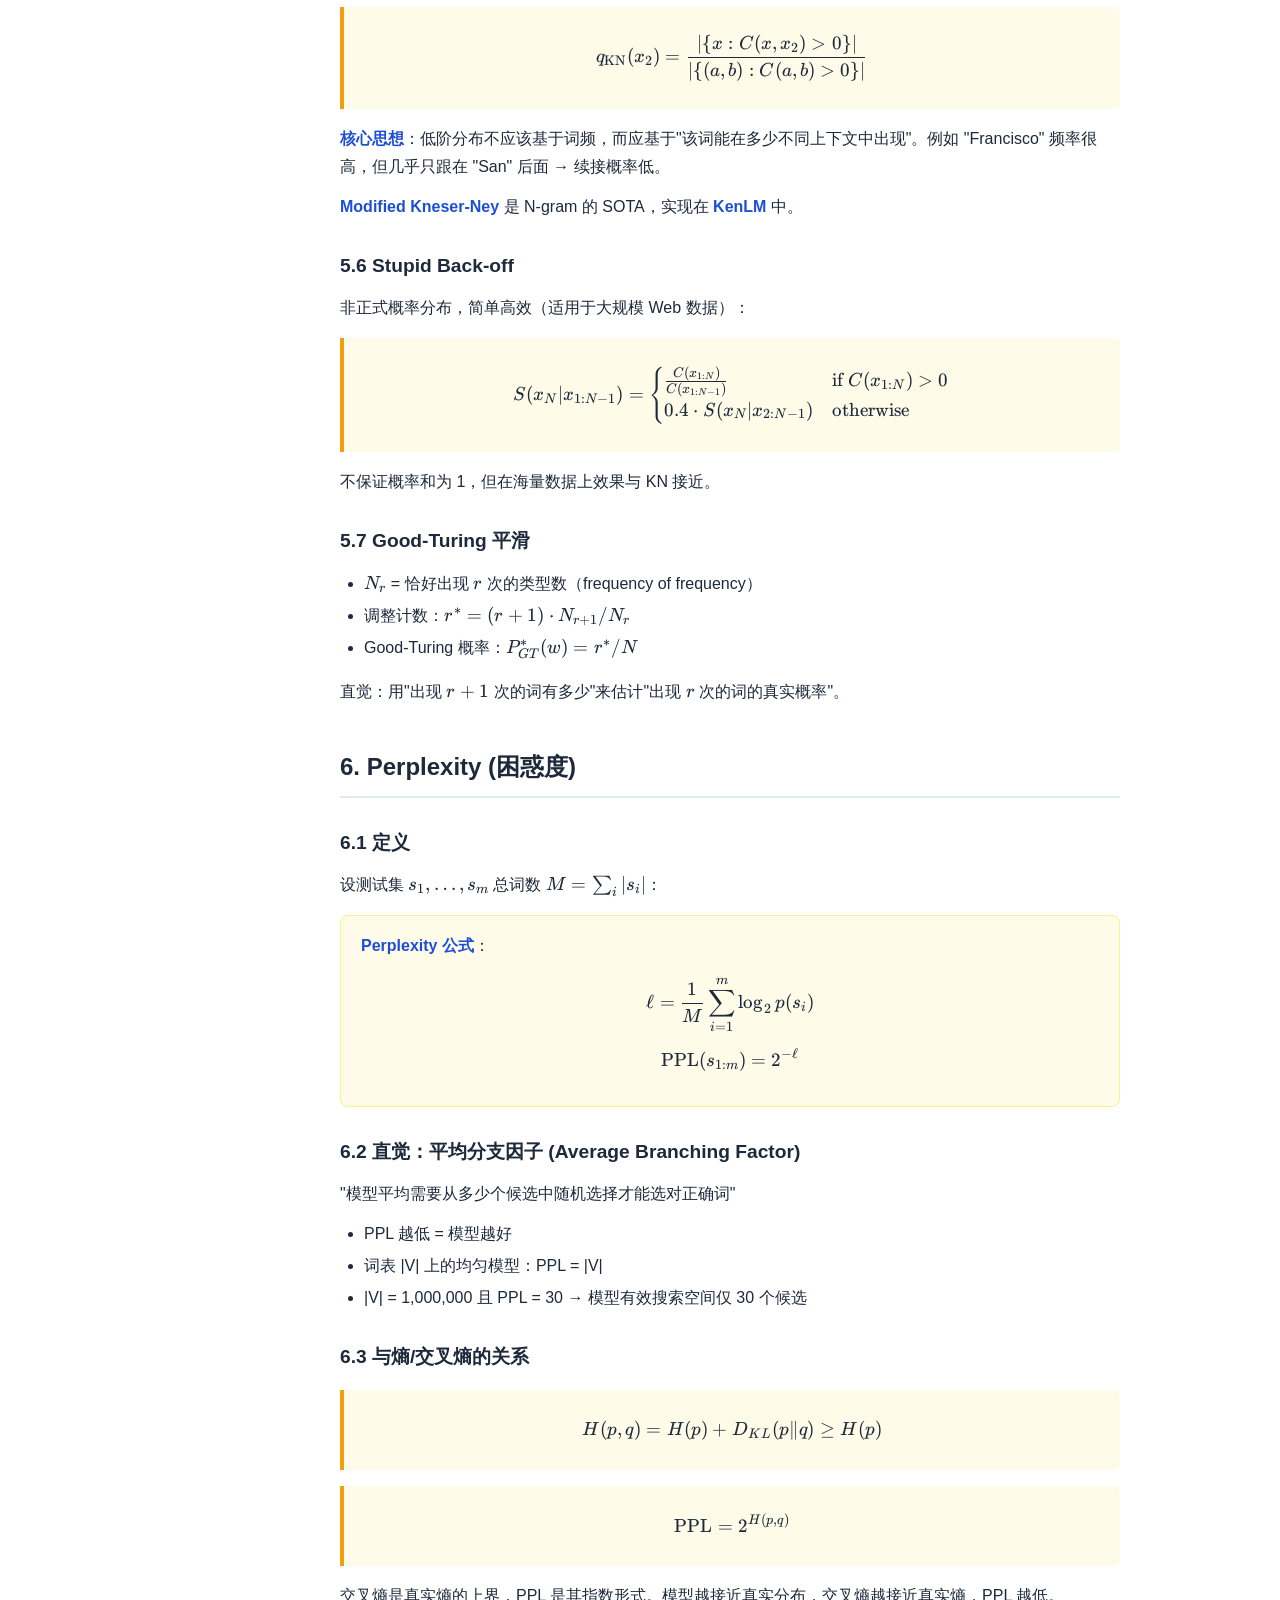
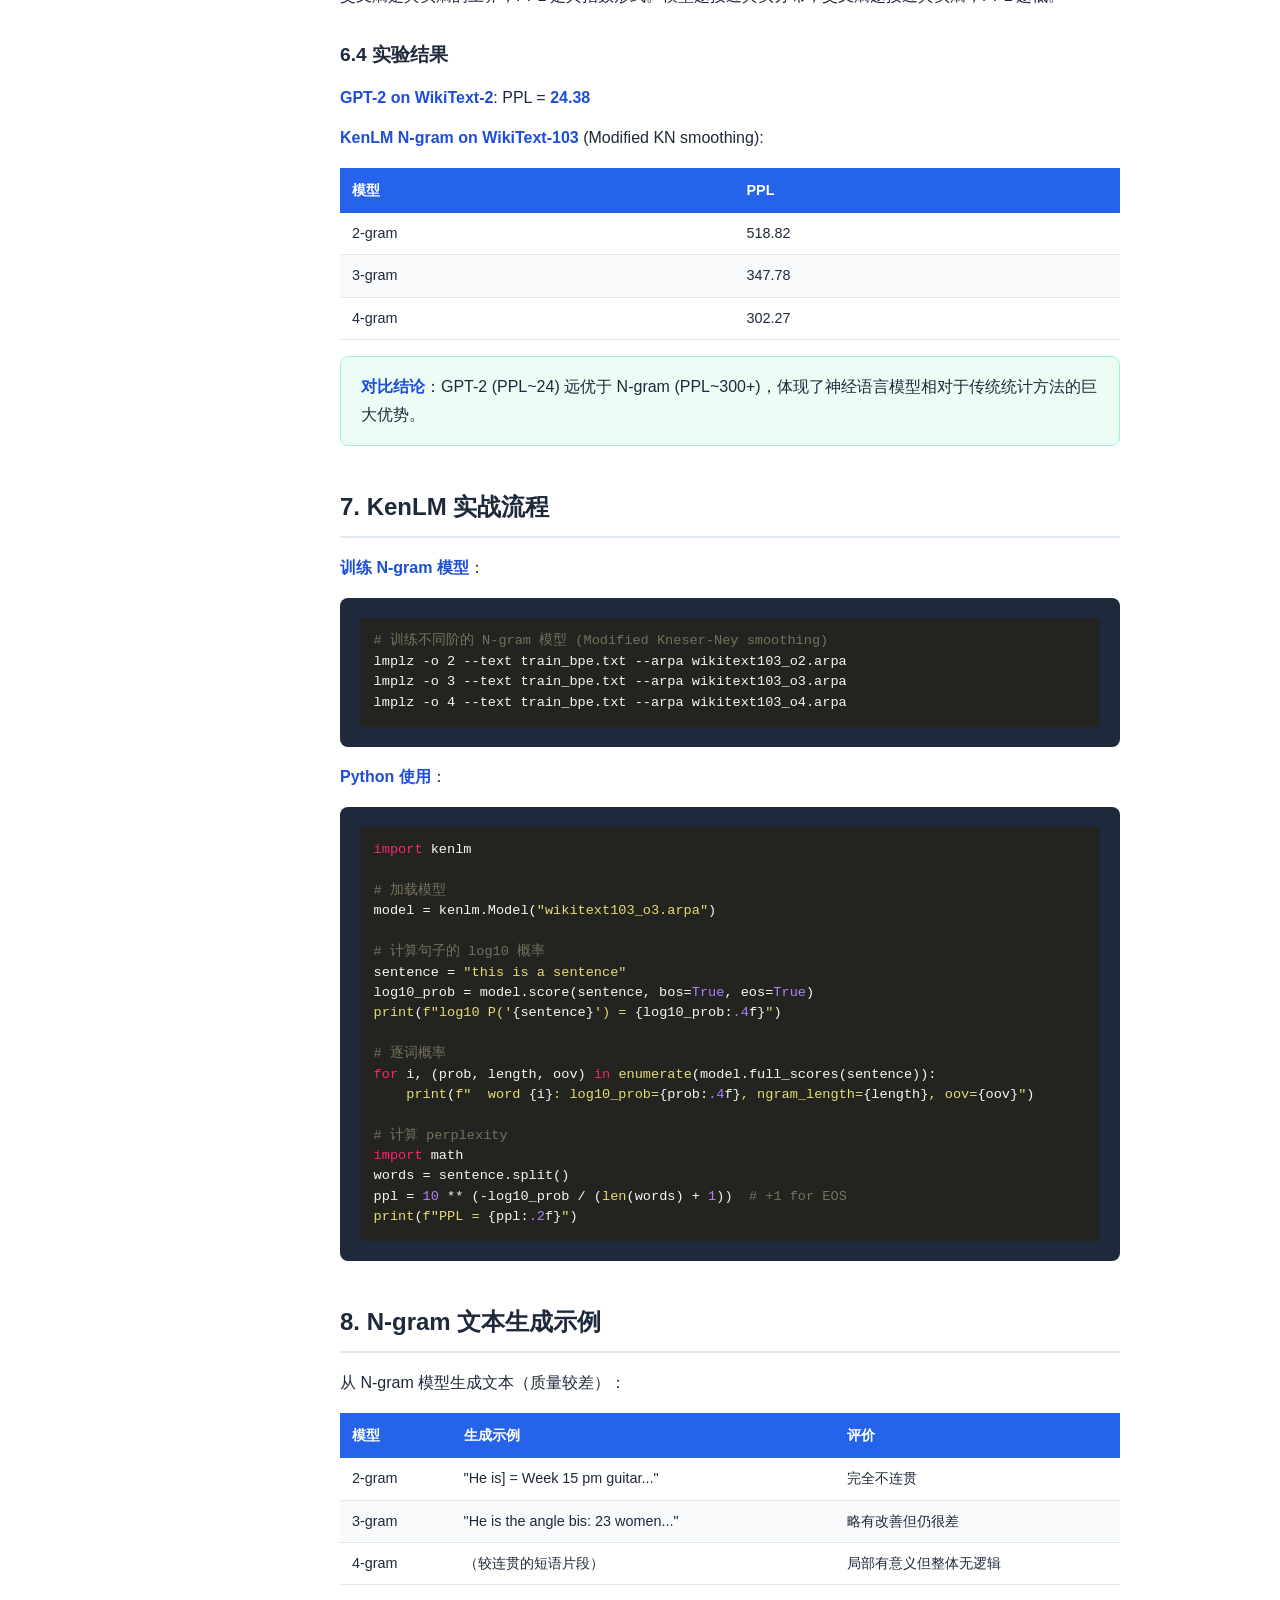
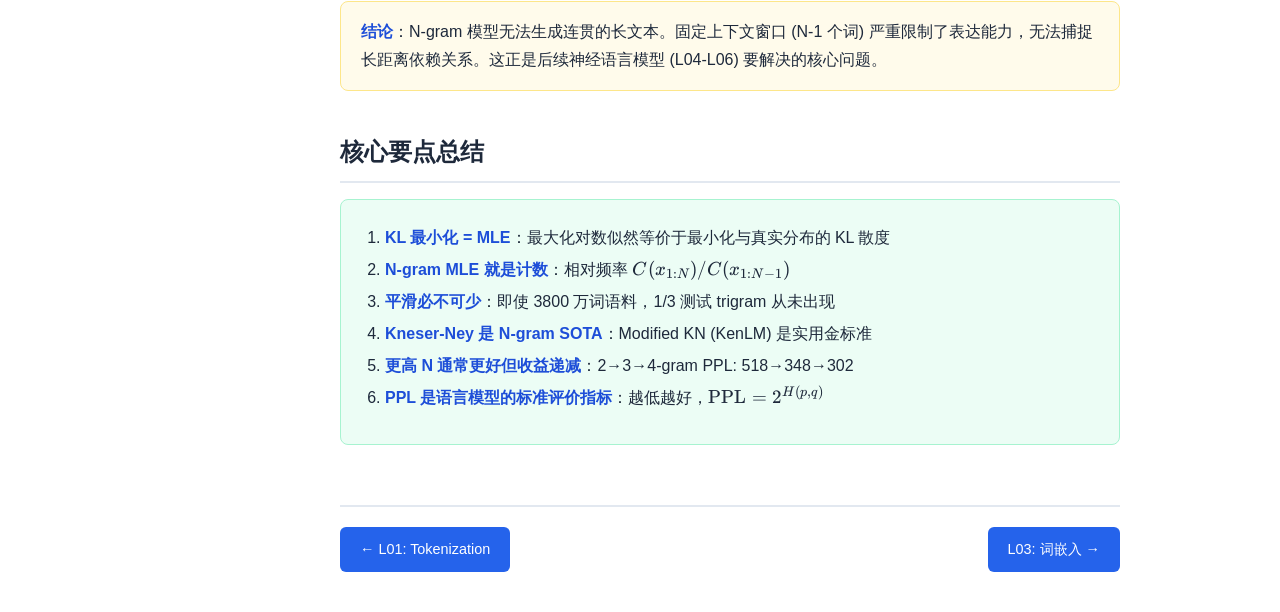
<file: 02-ngram-lms.html>
<!DOCTYPE html>
<html lang="zh-CN">
<head>
    <meta charset="UTF-8">
    <meta name="viewport" content="width=device-width, initial-scale=1.0">
    <title>L02: N-gram语言模型 - LLM课程笔记</title>
    <link rel="stylesheet" href="style.css">
    <link rel="stylesheet" href="assets/katex.min.css">
    <link rel="stylesheet" href="assets/monokai-sublime.min.css">
    <script defer src="assets/katex.min.js"></script>
    <script defer src="assets/auto-render.min.js"></script>
    <script src="assets/highlight.min.js"></script>
    <script src="assets/python.min.js"></script>
</head>
<body>

<!-- Header -->
<header class="header">
    <h1>NLP & LLM 课程学习笔记</h1>
    <nav class="nav-links">
        <a href="index.html">首页</a>
        <a href="01-tokenization.html">L01</a>
        <a href="02-ngram-lms.html" class="active">L02</a>
        <a href="03-embeddings.html">L03</a>
        <a href="04-neural-lm.html">L04</a>
        <a href="05-transformer.html">L05</a>
        <a href="06-gpt.html">L06</a>
        <a href="07-bert-benchmarks.html">L07</a>
        <a href="08-sft-rm-ppo.html">L08</a>
    </nav>
</header>

<!-- Sidebar Toggle -->
<button class="sidebar-toggle" onclick="document.querySelector('.sidebar').classList.toggle('open')">&#9776;</button>

<!-- Sidebar -->
<aside class="sidebar">
    <div class="toc-title">本章目录</div>
    <a href="#motivation">1. 语言模型的动机</a>
    <a href="#data-distribution">2. 数据分布框架</a>
    <a href="#kl-problem" class="sub">2.1 问题设定</a>
    <a href="#kl-objective" class="sub">2.2 训练目标：KL散度</a>
    <a href="#kl-theorem" class="sub">2.3 关键定理</a>
    <a href="#kl-properties" class="sub">2.4 KL性质</a>
    <a href="#ngram-model">3. N-gram 语言模型</a>
    <a href="#ngram-definition" class="sub">3.1 形式化定义</a>
    <a href="#markov" class="sub">3.2 马尔可夫假设</a>
    <a href="#eos" class="sub">3.3 为什么需要EOS</a>
    <a href="#mle">4. 最大似然估计</a>
    <a href="#unigram-mle" class="sub">4.1 Unigram MLE</a>
    <a href="#bigram-mle" class="sub">4.2 Bigram MLE</a>
    <a href="#general-mle" class="sub">4.3 一般N-gram MLE</a>
    <a href="#smoothing">5. 平滑技术</a>
    <a href="#sparsity" class="sub">5.1 稀疏性问题</a>
    <a href="#laplace" class="sub">5.2 Add-&delta; 平滑</a>
    <a href="#interpolation" class="sub">5.3 线性插值</a>
    <a href="#katz" class="sub">5.4 Katz回退</a>
    <a href="#kneser-ney" class="sub">5.5 Kneser-Ney</a>
    <a href="#stupid-backoff" class="sub">5.6 Stupid Back-off</a>
    <a href="#good-turing" class="sub">5.7 Good-Turing</a>
    <a href="#perplexity">6. Perplexity</a>
    <a href="#ppl-definition" class="sub">6.1 定义</a>
    <a href="#ppl-intuition" class="sub">6.2 直觉解释</a>
    <a href="#ppl-entropy" class="sub">6.3 与熵的关系</a>
    <a href="#ppl-results" class="sub">6.4 实验结果</a>
    <a href="#kenlm">7. KenLM 实战</a>
    <a href="#generation">8. N-gram 文本生成</a>
    <a href="#summary">核心要点总结</a>
</aside>

<!-- Main Content -->
<div class="main">

    <h1>Lecture 02: N-gram 语言模型</h1>
    <blockquote>核心主题：数据分布与KL散度、N-gram MLE、平滑技术、Perplexity 评价指标</blockquote>

    <!-- Section 1 -->
    <h2 id="motivation">1. 语言模型的动机</h2>

    <p>语言模型的根本任务：<strong>为句子赋予概率</strong>。</p>

    <p>应用场景：</p>
    <ul>
        <li><strong>语音识别</strong>：P("recognize speech") &gt; P("wreck a nice beach")</li>
        <li><strong>机器翻译</strong>：选择更自然的翻译</li>
        <li><strong>拼写纠正</strong>：P("fifteen minutes") &gt; P("fifteen minuets")</li>
    </ul>

    <div class="info-box key">
        <strong>核心问题</strong>：给定一个句子 $w_1, w_2, \ldots, w_n$，如何计算 $p(w_1, w_2, \ldots, w_n)$？
    </div>

    <!-- Section 2 -->
    <h2 id="data-distribution">2. 数据分布框架</h2>

    <h3 id="kl-problem">2.1 问题设定</h3>
    <ul>
        <li>真实分布 $p_{\text{data}}$ 未知</li>
        <li>我们只观测到语料（样本）：$D = \{w^{(i)}\}_{i=1}^N$，$w^{(i)} \sim p_{\text{data}}$ i.i.d.</li>
        <li>目标：训练模型 $p_\theta$ 使得 $p_\theta \approx p_{\text{data}}$</li>
    </ul>

    <h3 id="kl-objective">2.2 训练目标：最小化 KL 散度</h3>

    <div class="math-block">
        $$\theta^* = \arg\min_\theta \text{KL}(p_{\text{data}} \| p_\theta)$$
    </div>

    <h3 id="kl-theorem">2.3 关键定理：KL 最小化 = 最大期望对数似然</h3>

    <div class="info-box formula">
        <strong>定理</strong>：
        $$\arg\min_\theta \text{KL}(p_{\text{data}}\|p_\theta) \Longleftrightarrow \arg\max_\theta \mathbb{E}_{w \sim p_{\text{data}}}[\log p_\theta(w)]$$
    </div>

    <p><strong>证明</strong>：</p>
    <div class="math-block">
        $$\text{KL}(p_{\text{data}}\|p_\theta) = \underbrace{\mathbb{E}[\log p_{\text{data}}(w)]}_{\text{关于}\theta\text{为常数}} - \mathbb{E}[\log p_\theta(w)]$$
    </div>
    <p>第一项关于 $\theta$ 为常数，所以最小化 KL = 最大化 $\mathbb{E}[\log p_\theta(w)]$。</p>

    <p><strong>实践近似</strong>（蒙特卡洛）：</p>
    <div class="math-block">
        $$\max_\theta \frac{1}{N}\sum_{i=1}^N \log p_\theta(w^{(i)})$$
    </div>

    <h3 id="kl-properties">2.4 KL 散度性质</h3>
    <ul>
        <li><strong>不对称</strong>：$D_{KL}(p\|q) \neq D_{KL}(q\|p)$</li>
        <li><strong>非负</strong>：$D_{KL}(p\|q) \geq 0$</li>
        <li><strong>等于零的条件</strong>：$D_{KL}(p\|q) = 0$ 当且仅当 $p = q$</li>
    </ul>

    <!-- Section 3 -->
    <h2 id="ngram-model">3. N-gram 语言模型</h2>

    <h3 id="ngram-definition">3.1 形式化定义</h3>

    <p><strong>词汇表</strong>：$V = \{v_1, v_2, \ldots, v_{|V|}\}$</p>
    <p><strong>特殊符号</strong>：$v_0 = \text{BOS}$（句首），$v_{|V|+1} = \text{EOS}$（句尾）</p>

    <p><strong>语言模型定义</strong>：概率分布 $p(w_{1:t})$，满足：</p>
    <ol>
        <li>$p(w_{1:t}) \geq 0$</li>
        <li>$\sum_{w_{1:t}} p(w_{1:t}) = 1$</li>
    </ol>

    <p><strong>链式法则分解</strong>：</p>
    <div class="math-block">
        $$p(w_{1:t}) = \prod_{i=1}^t p(w_i \mid w_{1:i-1})$$
    </div>

    <h3 id="markov">3.2 N-gram 马尔可夫假设</h3>

    <div class="info-box formula">
        $$p(w_i \mid w_{1:i-1}) \approx p(w_i \mid w_{i-N+1:i-1})$$
    </div>

    <table>
        <thead>
            <tr>
                <th>N</th>
                <th>名称</th>
                <th>模型</th>
            </tr>
        </thead>
        <tbody>
            <tr>
                <td>1</td>
                <td>Unigram</td>
                <td>$p(w_{1:t}) = \prod_i q(w_i)$</td>
            </tr>
            <tr>
                <td>2</td>
                <td>Bigram</td>
                <td>$p(w_{1:t}) = \prod_i q(w_i \mid w_{i-1})$</td>
            </tr>
            <tr>
                <td>3</td>
                <td>Trigram</td>
                <td>$p(w_{1:t}) = \prod_i q(w_i \mid w_{i-2}, w_{i-1})$</td>
            </tr>
        </tbody>
    </table>

    <p><strong>参数量</strong>：$\sim |V|^N$（例：|V|=10000, N=3 → 约 $10^{12}$ 参数）</p>

    <h3 id="eos">3.3 为什么需要 EOS</h3>
    <p>句子长度 $t$ 本身是随机变量。EOS 标记使模型能学到何时终止生成，保证所有长度的句子概率之和为 1。</p>

    <!-- Section 4 -->
    <h2 id="mle">4. 最大似然估计 (MLE)</h2>

    <h3 id="unigram-mle">4.1 Unigram MLE</h3>

    <div class="math-block">
        $$\hat{\theta}_i = \frac{C(v_i)}{\sum_j C(v_j)} = \frac{\text{该词出现次数}}{\text{总token数}}$$
    </div>

    <p><strong>推导</strong>：使用 Lagrange 乘子法，约束 $\sum_i \theta_i = 1$</p>

    <h3 id="bigram-mle">4.2 Bigram MLE</h3>

    <div class="math-block">
        $$q(v_j \mid v_i) = \frac{C(v_i, v_j)}{\sum_k C(v_i, v_k)} = \frac{C(v_i, v_j)}{C(v_i)}$$
    </div>

    <h3 id="general-mle">4.3 一般 N-gram MLE</h3>

    <div class="info-box formula">
        <strong>通用公式</strong>：
        $$q(x_N \mid x_{1:N-1}) = \frac{C(x_{1:N})}{C(x_{1:N-1})}$$
    </div>

    <p><strong>本质</strong>：相对频率估计 — N-gram 出现次数除以前缀出现次数。</p>

    <!-- Section 5 -->
    <h2 id="smoothing">5. 平滑技术</h2>

    <h3 id="sparsity">5.1 稀疏性问题</h3>

    <div class="info-box warning">
        <strong>问题</strong>：即使在 3800 万词的语料中，<strong>1/3 的测试 trigram 从未出现</strong>。MLE 对未见 N-gram 赋予零概率 → 灾难性后果！
    </div>

    <h3 id="laplace">5.2 Add-&delta; (Laplace) 平滑</h3>

    <div class="math-block">
        $$q_{\text{Add}}(x_N \mid x_{1:N-1}) = \frac{\delta + C(x_{1:N})}{\delta(|V|+1) + C(x_{1:N-1})}$$
    </div>

    <p>$\delta = 1$：Laplace 平滑（加一平滑）。简单但通常效果不佳，分配给未见事件的概率过多。</p>

    <h3 id="interpolation">5.3 线性插值</h3>

    <p>混合各阶估计：</p>
    <div class="math-block">
        $$q_{\text{Int}}(x_3|x_{1:2}) = \lambda_1 \cdot q_{\text{ML}}(x_3) + \lambda_2 \cdot q_{\text{ML}}(x_3|x_2) + \lambda_3 \cdot q_{\text{ML}}(x_3|x_{1:2})$$
    </div>

    <p>约束 $\lambda_1 + \lambda_2 + \lambda_3 = 1$（从验证集学习最优权重）</p>

    <h3 id="katz">5.4 Katz 回退 (Discounting)</h3>

    <div class="math-block">
        $$q_{\text{Katz}}(x_2|x_1) = \begin{cases} \frac{C^*(x_1,x_2)}{C(x_1)} & \text{if } C(x_1,x_2) > 0 \\ \alpha(x_1) \cdot \frac{q_{\text{ML}}(x_2)}{\sum_{x_2 \in B(x_1)} q_{\text{ML}}(x_2)} & \text{otherwise} \end{cases}$$
    </div>

    <p>其中 $C^* = C - \beta$（折扣计数，通常 $\beta = 0.5$）。对见过的 N-gram 打折，将省下的概率质量分配给未见的 N-gram。</p>

    <h3 id="kneser-ney">5.5 Kneser-Ney 平滑 <span class="badge star">SOTA</span></h3>

    <div class="info-box formula">
        <strong>Kneser-Ney 公式</strong>：
        $$q_{\text{KN}}(x_2|x_1) = \frac{\max\{C(x_1 x_2) - \delta, 0\}}{C(x_1)} + \lambda_{x_1} \cdot q_{\text{KN}}(x_2)$$
    </div>

    <p><strong>续接概率</strong>（Continuation Probability）：词 $x_2$ 在多少不同上下文中出现：</p>
    <div class="math-block">
        $$q_{\text{KN}}(x_2) = \frac{|\{x: C(x, x_2) > 0\}|}{|\{(a,b): C(a,b) > 0\}|}$$
    </div>

    <p><strong>核心思想</strong>：低阶分布不应该基于词频，而应基于"该词能在多少不同上下文中出现"。例如 "Francisco" 频率很高，但几乎只跟在 "San" 后面 → 续接概率低。</p>

    <p><strong>Modified Kneser-Ney</strong> 是 N-gram 的 SOTA，实现在 <strong>KenLM</strong> 中。</p>

    <h3 id="stupid-backoff">5.6 Stupid Back-off</h3>

    <p>非正式概率分布，简单高效（适用于大规模 Web 数据）：</p>
    <div class="math-block">
        $$S(x_N|x_{1:N-1}) = \begin{cases} \frac{C(x_{1:N})}{C(x_{1:N-1})} & \text{if } C(x_{1:N}) > 0 \\ 0.4 \cdot S(x_N|x_{2:N-1}) & \text{otherwise} \end{cases}$$
    </div>

    <p>不保证概率和为 1，但在海量数据上效果与 KN 接近。</p>

    <h3 id="good-turing">5.7 Good-Turing 平滑</h3>

    <ul>
        <li>$N_r$ = 恰好出现 $r$ 次的类型数（frequency of frequency）</li>
        <li>调整计数：$r^* = (r+1) \cdot N_{r+1} / N_r$</li>
        <li>Good-Turing 概率：$P^*_{GT}(w) = r^* / N$</li>
    </ul>

    <p>直觉：用"出现 $r+1$ 次的词有多少"来估计"出现 $r$ 次的词的真实概率"。</p>

    <!-- Section 6 -->
    <h2 id="perplexity">6. Perplexity (困惑度)</h2>

    <h3 id="ppl-definition">6.1 定义</h3>

    <p>设测试集 $s_1, \ldots, s_m$ 总词数 $M = \sum_i |s_i|$：</p>

    <div class="info-box formula">
        <strong>Perplexity 公式</strong>：
        $$\ell = \frac{1}{M} \sum_{i=1}^m \log_2 p(s_i)$$
        $$\text{PPL}(s_{1:m}) = 2^{-\ell}$$
    </div>

    <h3 id="ppl-intuition">6.2 直觉：平均分支因子 (Average Branching Factor)</h3>

    <p>"模型平均需要从多少个候选中随机选择才能选对正确词"</p>
    <ul>
        <li>PPL 越低 = 模型越好</li>
        <li>词表 |V| 上的均匀模型：PPL = |V|</li>
        <li>|V| = 1,000,000 且 PPL = 30 → 模型有效搜索空间仅 30 个候选</li>
    </ul>

    <h3 id="ppl-entropy">6.3 与熵/交叉熵的关系</h3>

    <div class="math-block">
        $$H(p,q) = H(p) + D_{KL}(p\|q) \geq H(p)$$
    </div>
    <div class="math-block">
        $$\text{PPL} = 2^{H(p,q)}$$
    </div>
    <p>交叉熵是真实熵的上界，PPL 是其指数形式。模型越接近真实分布，交叉熵越接近真实熵，PPL 越低。</p>

    <h3 id="ppl-results">6.4 实验结果</h3>

    <p><strong>GPT-2 on WikiText-2</strong>: PPL = <strong>24.38</strong></p>

    <p><strong>KenLM N-gram on WikiText-103</strong> (Modified KN smoothing):</p>

    <table>
        <thead>
            <tr>
                <th>模型</th>
                <th>PPL</th>
            </tr>
        </thead>
        <tbody>
            <tr>
                <td>2-gram</td>
                <td>518.82</td>
            </tr>
            <tr>
                <td>3-gram</td>
                <td>347.78</td>
            </tr>
            <tr>
                <td>4-gram</td>
                <td>302.27</td>
            </tr>
        </tbody>
    </table>

    <div class="info-box key">
        <strong>对比结论</strong>：GPT-2 (PPL~24) 远优于 N-gram (PPL~300+)，体现了神经语言模型相对于传统统计方法的巨大优势。
    </div>

    <!-- Section 7 -->
    <h2 id="kenlm">7. KenLM 实战流程</h2>

    <p><strong>训练 N-gram 模型</strong>：</p>
    <pre><code class="language-bash"># 训练不同阶的 N-gram 模型 (Modified Kneser-Ney smoothing)
lmplz -o 2 --text train_bpe.txt --arpa wikitext103_o2.arpa
lmplz -o 3 --text train_bpe.txt --arpa wikitext103_o3.arpa
lmplz -o 4 --text train_bpe.txt --arpa wikitext103_o4.arpa</code></pre>

    <p><strong>Python 使用</strong>：</p>
    <pre><code class="language-python">import kenlm

# 加载模型
model = kenlm.Model("wikitext103_o3.arpa")

# 计算句子的 log10 概率
sentence = "this is a sentence"
log10_prob = model.score(sentence, bos=True, eos=True)
print(f"log10 P('{sentence}') = {log10_prob:.4f}")

# 逐词概率
for i, (prob, length, oov) in enumerate(model.full_scores(sentence)):
    print(f"  word {i}: log10_prob={prob:.4f}, ngram_length={length}, oov={oov}")

# 计算 perplexity
import math
words = sentence.split()
ppl = 10 ** (-log10_prob / (len(words) + 1))  # +1 for EOS
print(f"PPL = {ppl:.2f}")</code></pre>

    <!-- Section 8 -->
    <h2 id="generation">8. N-gram 文本生成示例</h2>

    <p>从 N-gram 模型生成文本（质量较差）：</p>

    <table>
        <thead>
            <tr>
                <th>模型</th>
                <th>生成示例</th>
                <th>评价</th>
            </tr>
        </thead>
        <tbody>
            <tr>
                <td>2-gram</td>
                <td>"He is] = Week 15 pm guitar..."</td>
                <td>完全不连贯</td>
            </tr>
            <tr>
                <td>3-gram</td>
                <td>"He is the angle bis: 23 women..."</td>
                <td>略有改善但仍很差</td>
            </tr>
            <tr>
                <td>4-gram</td>
                <td>（较连贯的短语片段）</td>
                <td>局部有意义但整体无逻辑</td>
            </tr>
        </tbody>
    </table>

    <div class="info-box warning">
        <strong>结论</strong>：N-gram 模型无法生成连贯的长文本。固定上下文窗口 (N-1 个词) 严重限制了表达能力，无法捕捉长距离依赖关系。这正是后续神经语言模型 (L04-L06) 要解决的核心问题。
    </div>

    <!-- Summary -->
    <h2 id="summary">核心要点总结</h2>

    <div class="info-box key">
        <ol>
            <li><strong>KL 最小化 = MLE</strong>：最大化对数似然等价于最小化与真实分布的 KL 散度</li>
            <li><strong>N-gram MLE 就是计数</strong>：相对频率 $C(x_{1:N})/C(x_{1:N-1})$</li>
            <li><strong>平滑必不可少</strong>：即使 3800 万词语料，1/3 测试 trigram 从未出现</li>
            <li><strong>Kneser-Ney 是 N-gram SOTA</strong>：Modified KN (KenLM) 是实用金标准</li>
            <li><strong>更高 N 通常更好但收益递减</strong>：2→3→4-gram PPL: 518→348→302</li>
            <li><strong>PPL 是语言模型的标准评价指标</strong>：越低越好，$\text{PPL} = 2^{H(p,q)}$</li>
        </ol>
    </div>

    <!-- Page Navigation -->
    <nav class="page-nav">
        <a href="01-tokenization.html">&larr; L01: Tokenization</a>
        <a href="03-embeddings.html">L03: 词嵌入 &rarr;</a>
    </nav>

</div>

<script>
    hljs.highlightAll();

    // Sidebar toggle
    var sidebar = document.getElementById('sidebar');
    var toggle = document.getElementById('sidebarToggle');
    if (toggle) {
        toggle.addEventListener('click', function() {
            sidebar.classList.toggle('open');
        });
    }
    // Close sidebar on link click (mobile)
    if (sidebar) {
        sidebar.querySelectorAll('a').forEach(function(link) {
            link.addEventListener('click', function() {
                if (window.innerWidth <= 1024) {
                    sidebar.classList.remove('open');
                }
            });
        });
    }
</script>
<script>
    document.addEventListener("DOMContentLoaded", function() {
        renderMathInElement(document.body, {
            delimiters: [
                {left: "$$", right: "$$", display: true},
                {left: "$", right: "$", display: false}
            ],
            throwOnError: false
        });
    });
</script>
</body>
</html>
</file>
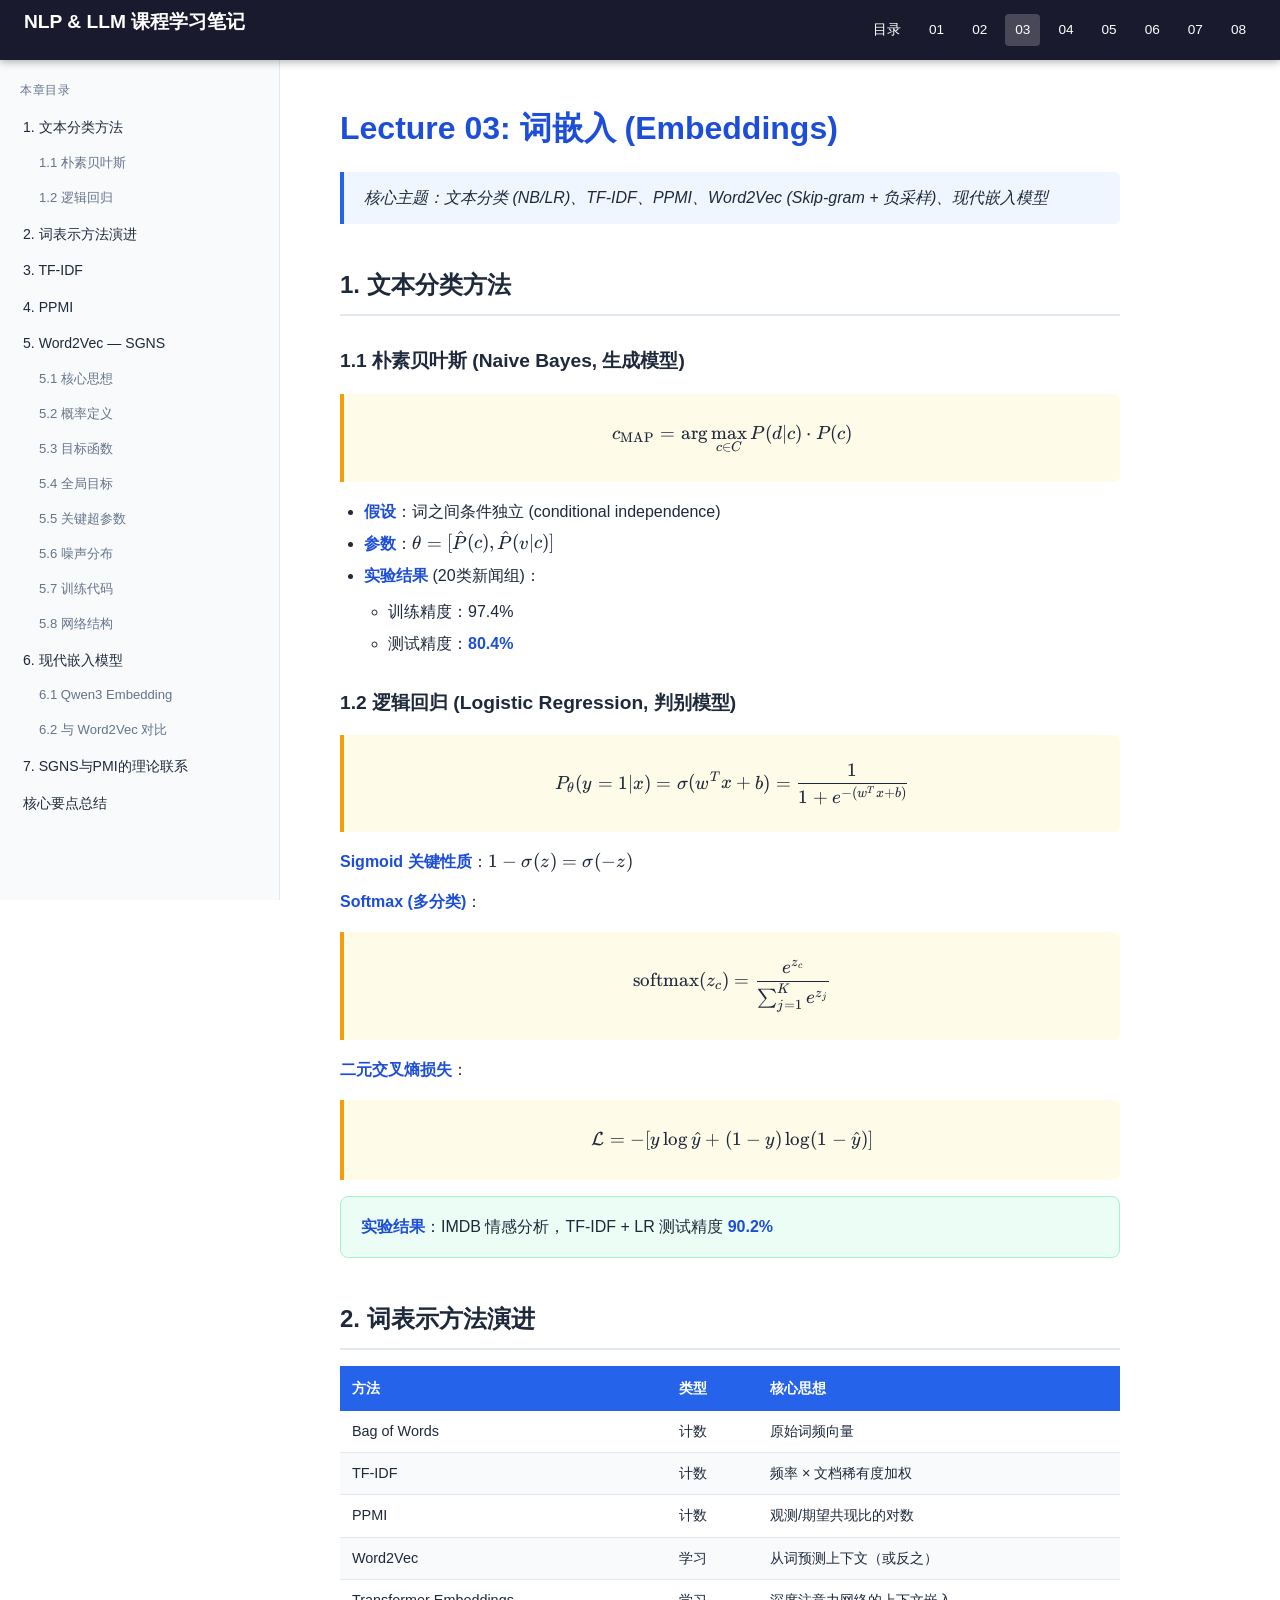
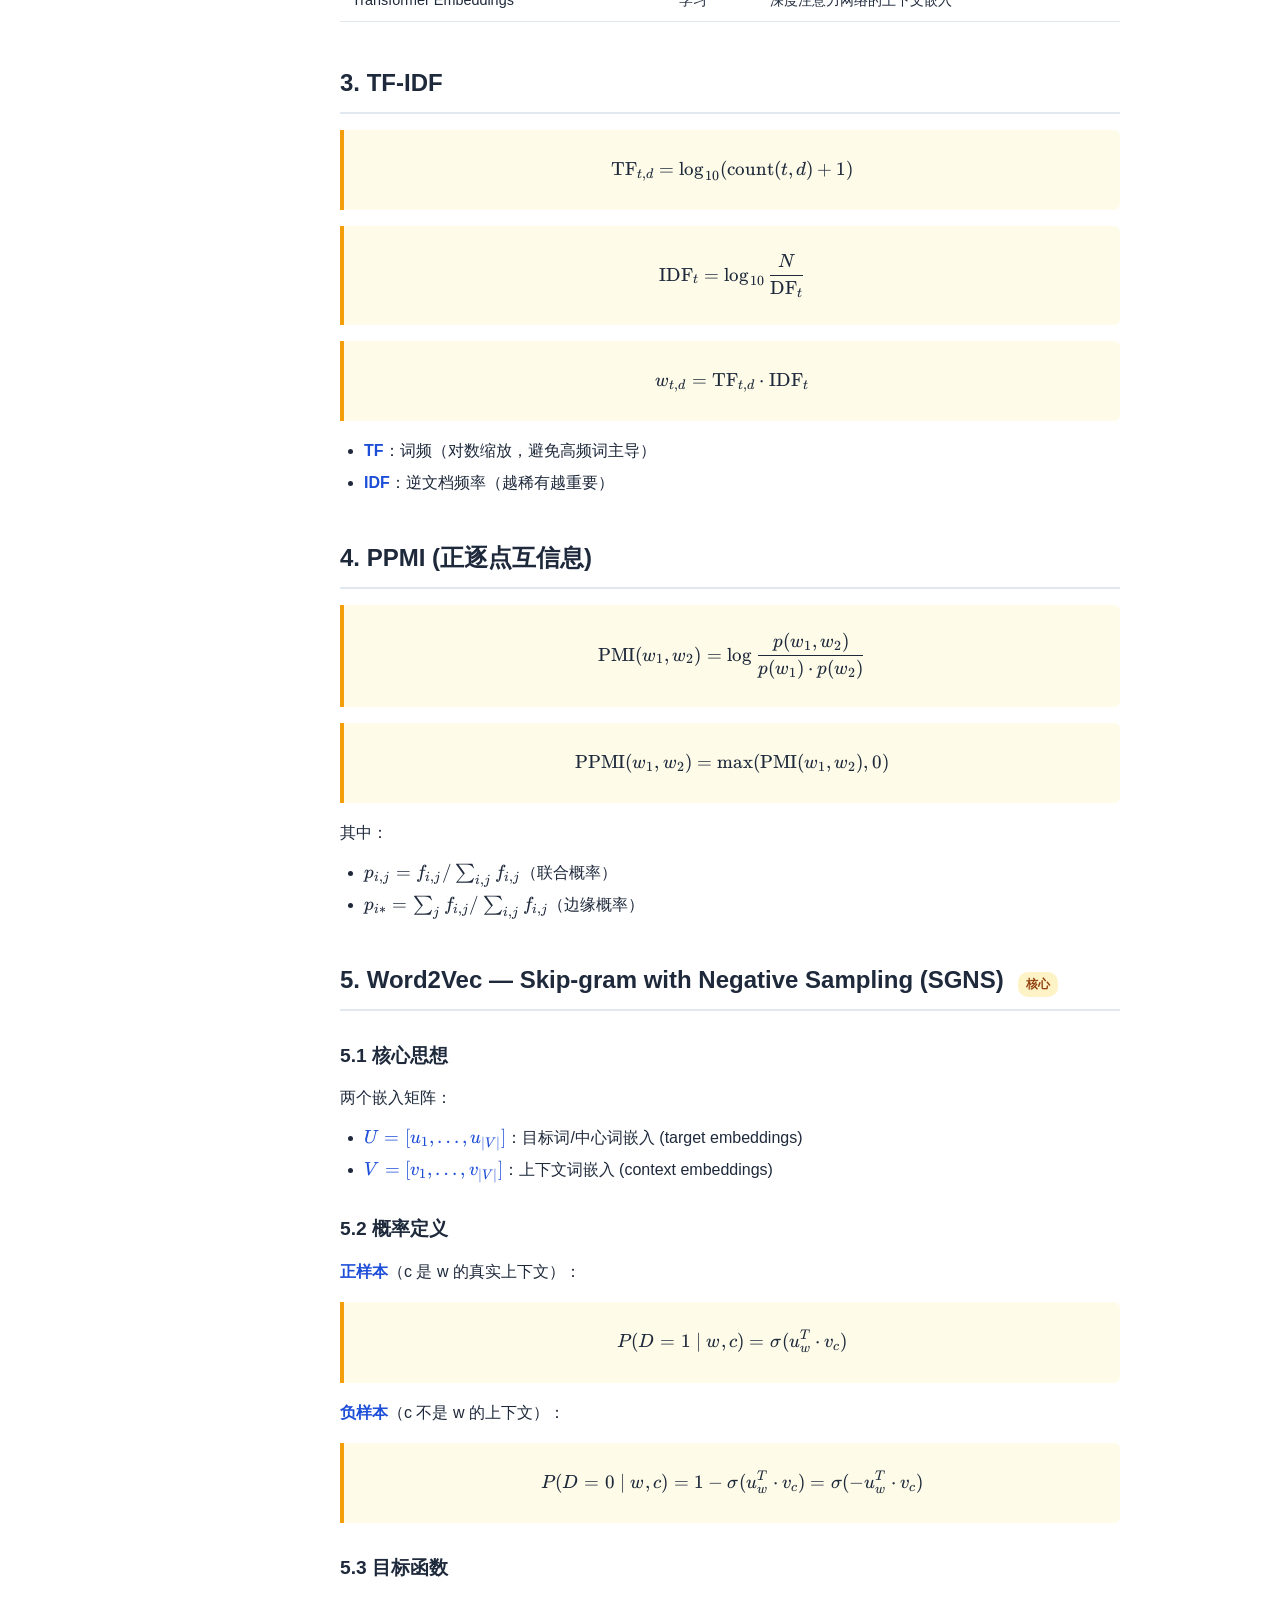
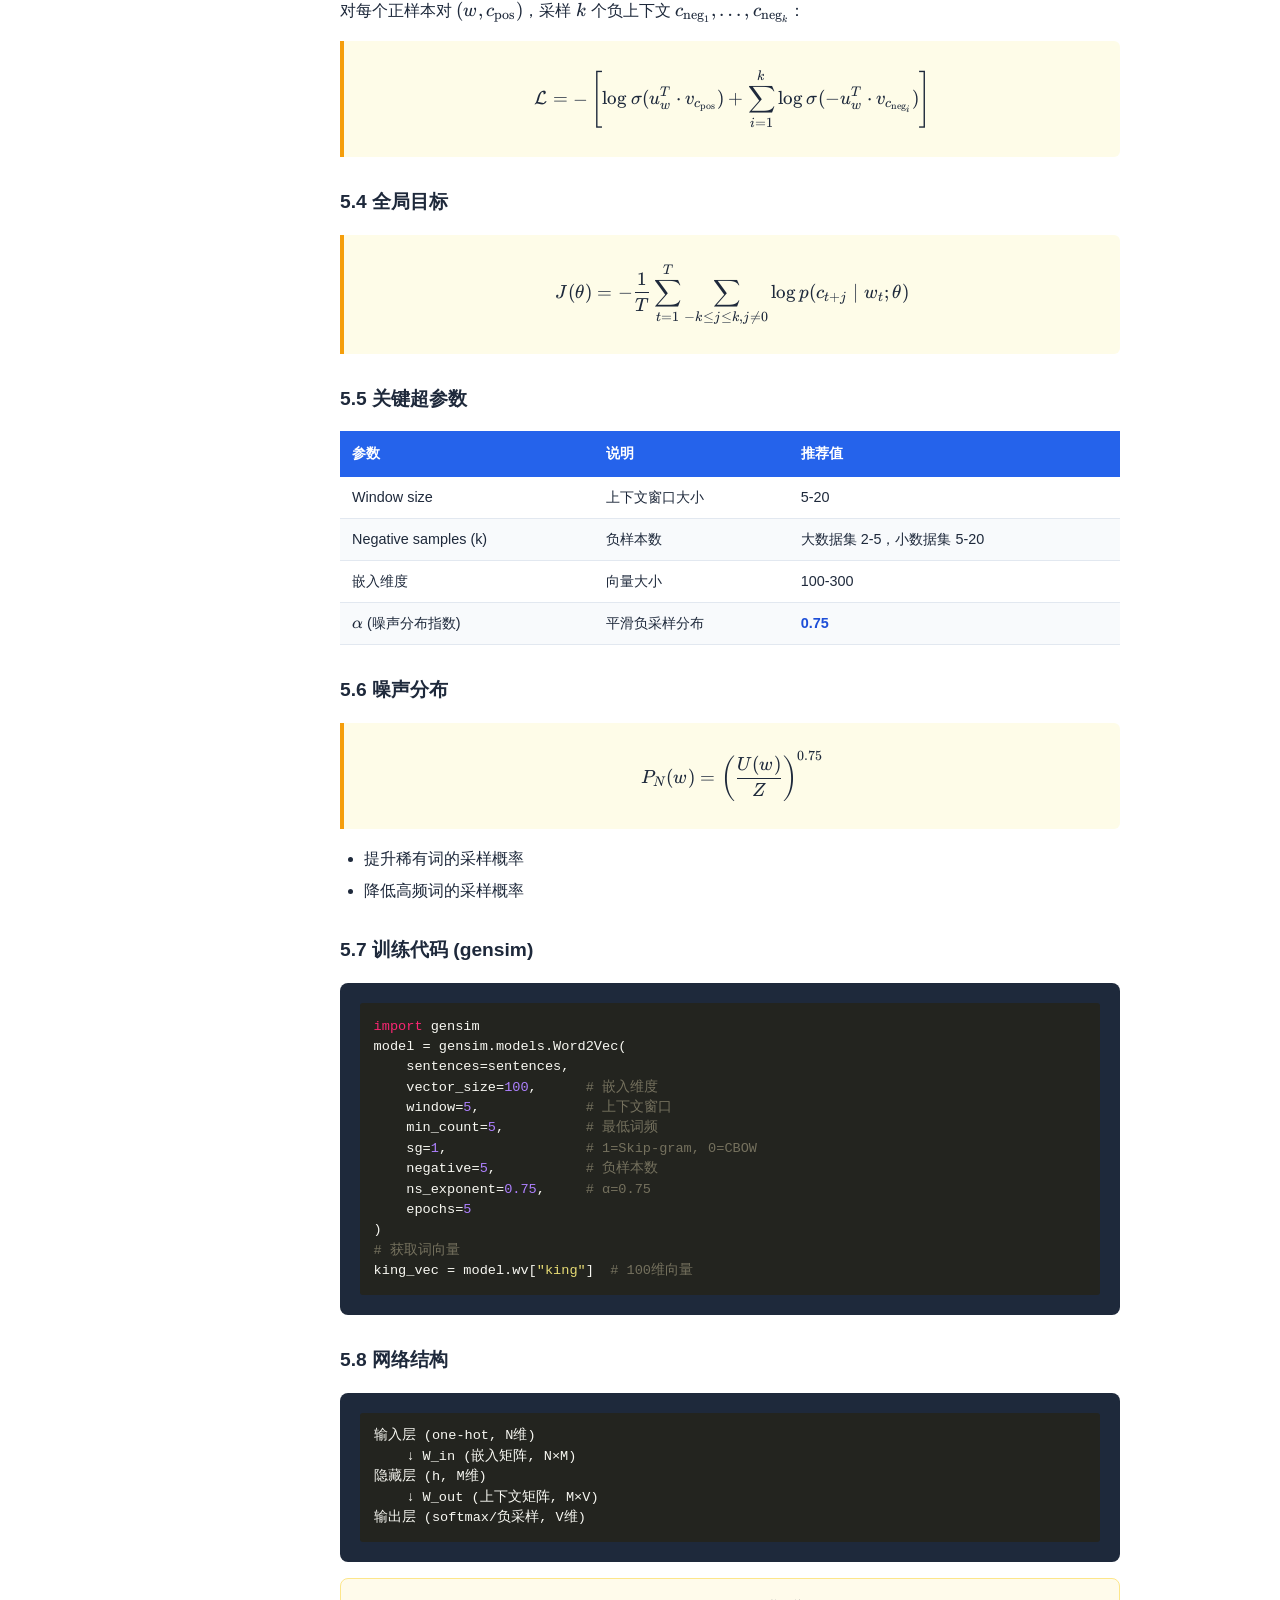
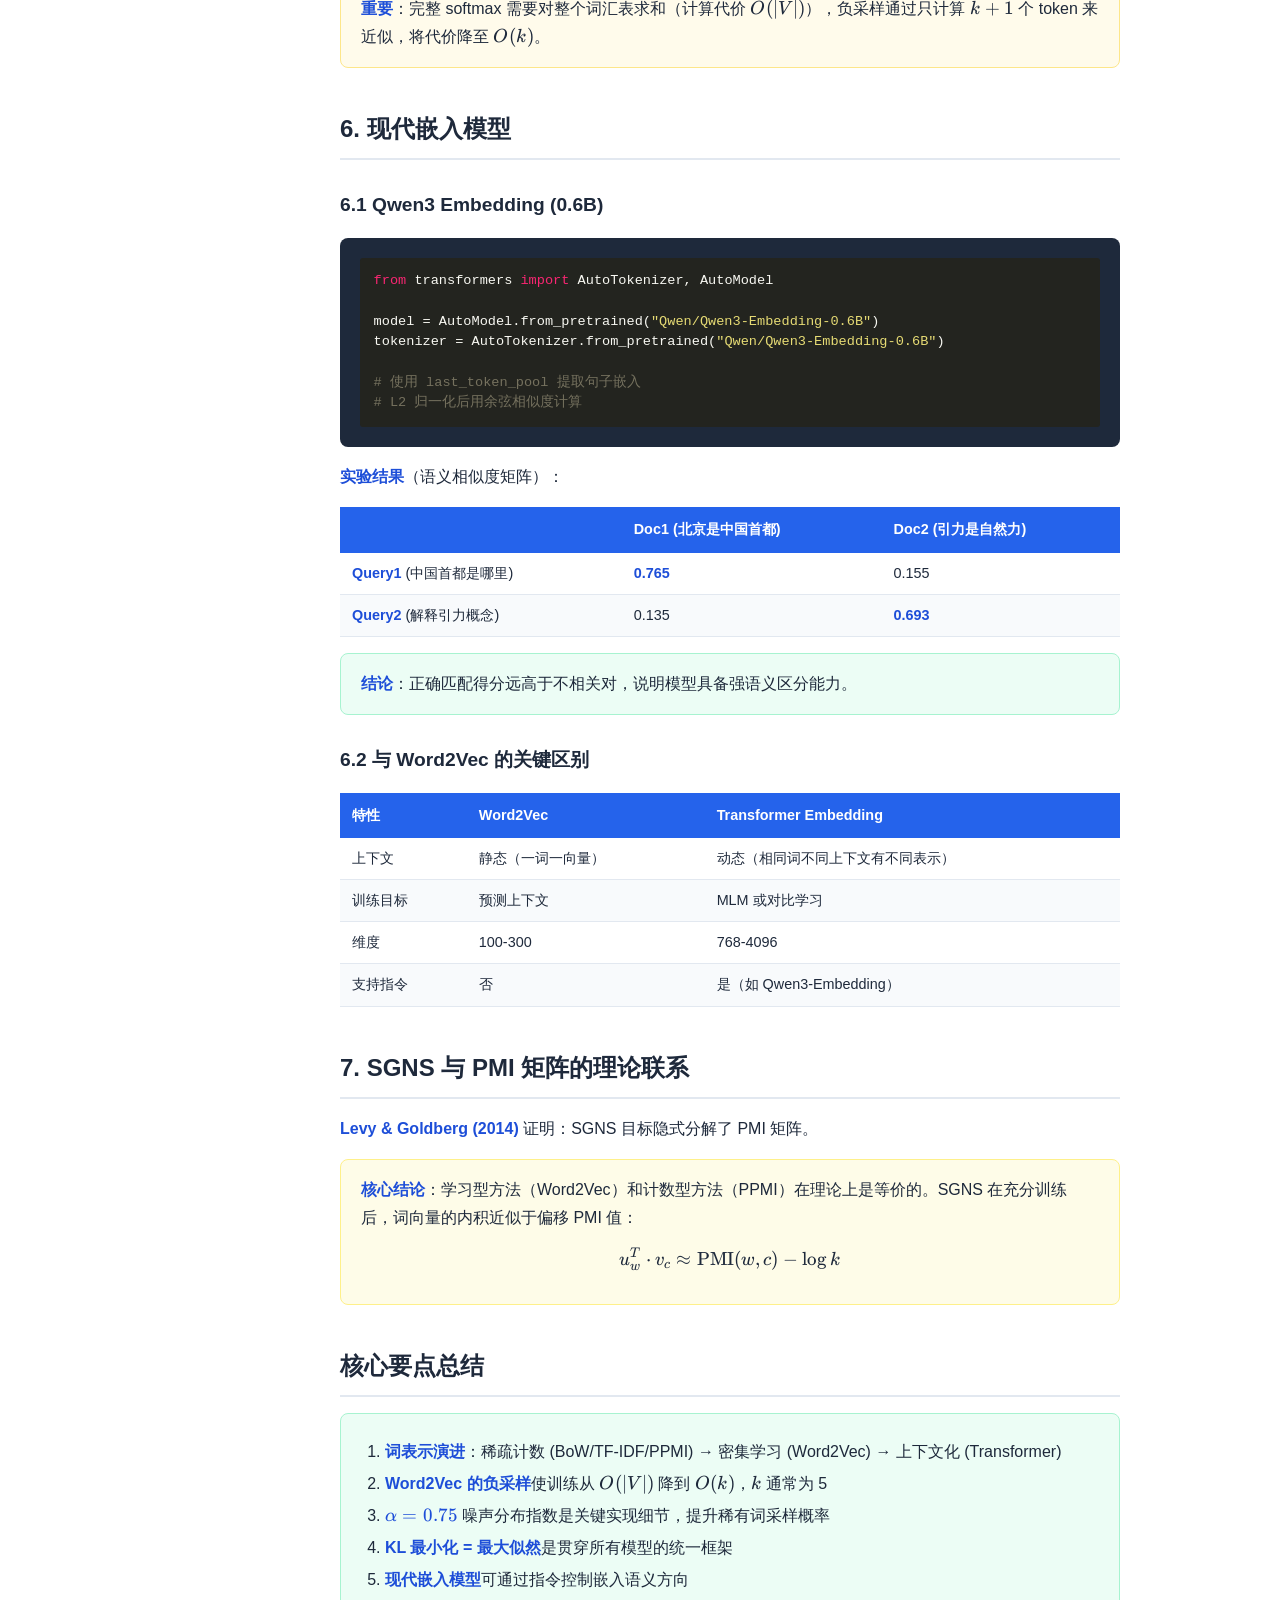
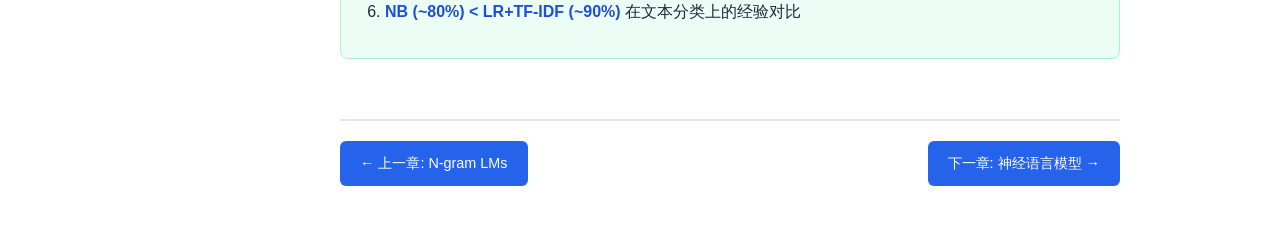
<file: 03-embeddings.html>
<!DOCTYPE html>
<html lang="zh-CN">
<head>
    <meta charset="UTF-8">
    <meta name="viewport" content="width=device-width, initial-scale=1.0">
    <title>L03: 词嵌入 - LLM课程笔记</title>
    <link rel="stylesheet" href="assets/katex.min.css">
    <link rel="stylesheet" href="assets/monokai-sublime.min.css">
    <script defer src="assets/katex.min.js"></script>
    <script defer src="assets/auto-render.min.js"></script>
    <script src="assets/highlight.min.js"></script>
    <script src="assets/python.min.js"></script>
    <link rel="stylesheet" href="style.css">
</head>
<body>

<!-- Header -->
<header class="header">
    <h1>NLP &amp; LLM 课程学习笔记</h1>
    <nav class="nav-links">
        <a href="index.html">目录</a>
        <a href="01-tokenization.html">01</a>
        <a href="02-ngram-lm.html">02</a>
        <a href="03-embeddings.html" class="active">03</a>
        <a href="04-neural-lm.html">04</a>
        <a href="05-transformer.html">05</a>
        <a href="06-gpt.html">06</a>
        <a href="07-bert-benchmarks.html">07</a>
        <a href="08-sft-rm-ppo.html">08</a>
    </nav>
</header>

<!-- Sidebar Toggle -->
<button class="sidebar-toggle" id="sidebarToggle">&#9776;</button>

<!-- Sidebar -->
<aside class="sidebar" id="sidebar">
    <div class="toc-title">本章目录</div>
    <a href="#sec1">1. 文本分类方法</a>
    <a href="#sec1-1" class="sub">1.1 朴素贝叶斯</a>
    <a href="#sec1-2" class="sub">1.2 逻辑回归</a>
    <a href="#sec2">2. 词表示方法演进</a>
    <a href="#sec3">3. TF-IDF</a>
    <a href="#sec4">4. PPMI</a>
    <a href="#sec5">5. Word2Vec — SGNS</a>
    <a href="#sec5-1" class="sub">5.1 核心思想</a>
    <a href="#sec5-2" class="sub">5.2 概率定义</a>
    <a href="#sec5-3" class="sub">5.3 目标函数</a>
    <a href="#sec5-4" class="sub">5.4 全局目标</a>
    <a href="#sec5-5" class="sub">5.5 关键超参数</a>
    <a href="#sec5-6" class="sub">5.6 噪声分布</a>
    <a href="#sec5-7" class="sub">5.7 训练代码</a>
    <a href="#sec5-8" class="sub">5.8 网络结构</a>
    <a href="#sec6">6. 现代嵌入模型</a>
    <a href="#sec6-1" class="sub">6.1 Qwen3 Embedding</a>
    <a href="#sec6-2" class="sub">6.2 与 Word2Vec 对比</a>
    <a href="#sec7">7. SGNS与PMI的理论联系</a>
    <a href="#summary">核心要点总结</a>
</aside>

<!-- Main Content -->
<main class="main">
    <h1>Lecture 03: 词嵌入 (Embeddings)</h1>
    <blockquote>
        核心主题：文本分类 (NB/LR)、TF-IDF、PPMI、Word2Vec (Skip-gram + 负采样)、现代嵌入模型
    </blockquote>

    <!-- Section 1 -->
    <h2 id="sec1">1. 文本分类方法</h2>

    <h3 id="sec1-1">1.1 朴素贝叶斯 (Naive Bayes, 生成模型)</h3>
    <div class="math-block">
        $$c_{\text{MAP}} = \arg\max_{c \in C} P(d|c) \cdot P(c)$$
    </div>
    <ul>
        <li><strong>假设</strong>：词之间条件独立 (conditional independence)</li>
        <li><strong>参数</strong>：$\theta = [\hat{P}(c), \hat{P}(v|c)]$</li>
        <li><strong>实验结果</strong> (20类新闻组)：
            <ul>
                <li>训练精度：97.4%</li>
                <li>测试精度：<strong>80.4%</strong></li>
            </ul>
        </li>
    </ul>

    <h3 id="sec1-2">1.2 逻辑回归 (Logistic Regression, 判别模型)</h3>
    <div class="math-block">
        $$P_\theta(y=1|x) = \sigma(w^T x + b) = \frac{1}{1 + e^{-(w^T x + b)}}$$
    </div>
    <p><strong>Sigmoid 关键性质</strong>：$1 - \sigma(z) = \sigma(-z)$</p>
    <p><strong>Softmax (多分类)</strong>：</p>
    <div class="math-block">
        $$\text{softmax}(z_c) = \frac{e^{z_c}}{\sum_{j=1}^K e^{z_j}}$$
    </div>
    <p><strong>二元交叉熵损失</strong>：</p>
    <div class="math-block">
        $$\mathcal{L} = -[y \log \hat{y} + (1-y) \log(1-\hat{y})]$$
    </div>
    <div class="info-box key">
        <strong>实验结果</strong>：IMDB 情感分析，TF-IDF + LR 测试精度 <strong>90.2%</strong>
    </div>

    <!-- Section 2 -->
    <h2 id="sec2">2. 词表示方法演进</h2>
    <table>
        <thead>
            <tr>
                <th>方法</th>
                <th>类型</th>
                <th>核心思想</th>
            </tr>
        </thead>
        <tbody>
            <tr>
                <td>Bag of Words</td>
                <td>计数</td>
                <td>原始词频向量</td>
            </tr>
            <tr>
                <td>TF-IDF</td>
                <td>计数</td>
                <td>频率 × 文档稀有度加权</td>
            </tr>
            <tr>
                <td>PPMI</td>
                <td>计数</td>
                <td>观测/期望共现比的对数</td>
            </tr>
            <tr>
                <td>Word2Vec</td>
                <td>学习</td>
                <td>从词预测上下文（或反之）</td>
            </tr>
            <tr>
                <td>Transformer Embeddings</td>
                <td>学习</td>
                <td>深度注意力网络的上下文嵌入</td>
            </tr>
        </tbody>
    </table>

    <!-- Section 3 -->
    <h2 id="sec3">3. TF-IDF</h2>
    <div class="math-block">
        $$\text{TF}_{t,d} = \log_{10}(\text{count}(t, d) + 1)$$
    </div>
    <div class="math-block">
        $$\text{IDF}_t = \log_{10}\frac{N}{\text{DF}_t}$$
    </div>
    <div class="math-block">
        $$w_{t,d} = \text{TF}_{t,d} \cdot \text{IDF}_t$$
    </div>
    <ul>
        <li><strong>TF</strong>：词频（对数缩放，避免高频词主导）</li>
        <li><strong>IDF</strong>：逆文档频率（越稀有越重要）</li>
    </ul>

    <!-- Section 4 -->
    <h2 id="sec4">4. PPMI (正逐点互信息)</h2>
    <div class="math-block">
        $$\text{PMI}(w_1, w_2) = \log\frac{p(w_1, w_2)}{p(w_1) \cdot p(w_2)}$$
    </div>
    <div class="math-block">
        $$\text{PPMI}(w_1, w_2) = \max(\text{PMI}(w_1, w_2), 0)$$
    </div>
    <p>其中：</p>
    <ul>
        <li>$p_{i,j} = f_{i,j} / \sum_{i,j} f_{i,j}$（联合概率）</li>
        <li>$p_{i*} = \sum_j f_{i,j} / \sum_{i,j} f_{i,j}$（边缘概率）</li>
    </ul>

    <!-- Section 5 -->
    <h2 id="sec5">5. Word2Vec — Skip-gram with Negative Sampling (SGNS) <span class="badge star">核心</span></h2>

    <h3 id="sec5-1">5.1 核心思想</h3>
    <p>两个嵌入矩阵：</p>
    <ul>
        <li><strong>$U = [u_1, \ldots, u_{|V|}]$</strong>：目标词/中心词嵌入 (target embeddings)</li>
        <li><strong>$V = [v_1, \ldots, v_{|V|}]$</strong>：上下文词嵌入 (context embeddings)</li>
    </ul>

    <h3 id="sec5-2">5.2 概率定义</h3>
    <p><strong>正样本</strong>（c 是 w 的真实上下文）：</p>
    <div class="math-block">
        $$P(D=1 \mid w, c) = \sigma(u_w^T \cdot v_c)$$
    </div>
    <p><strong>负样本</strong>（c 不是 w 的上下文）：</p>
    <div class="math-block">
        $$P(D=0 \mid w, c) = 1 - \sigma(u_w^T \cdot v_c) = \sigma(-u_w^T \cdot v_c)$$
    </div>

    <h3 id="sec5-3">5.3 目标函数</h3>
    <p>对每个正样本对 $(w, c_{\text{pos}})$，采样 $k$ 个负上下文 $c_{\text{neg}_1}, \ldots, c_{\text{neg}_k}$：</p>
    <div class="math-block">
        $$\mathcal{L} = -\left[\log \sigma(u_w^T \cdot v_{c_{\text{pos}}}) + \sum_{i=1}^k \log \sigma(-u_w^T \cdot v_{c_{\text{neg}_i}})\right]$$
    </div>

    <h3 id="sec5-4">5.4 全局目标</h3>
    <div class="math-block">
        $$J(\theta) = -\frac{1}{T} \sum_{t=1}^T \sum_{-k \leq j \leq k, j \neq 0} \log p(c_{t+j} \mid w_t; \theta)$$
    </div>

    <h3 id="sec5-5">5.5 关键超参数</h3>
    <table>
        <thead>
            <tr>
                <th>参数</th>
                <th>说明</th>
                <th>推荐值</th>
            </tr>
        </thead>
        <tbody>
            <tr>
                <td>Window size</td>
                <td>上下文窗口大小</td>
                <td>5-20</td>
            </tr>
            <tr>
                <td>Negative samples (k)</td>
                <td>负样本数</td>
                <td>大数据集 2-5，小数据集 5-20</td>
            </tr>
            <tr>
                <td>嵌入维度</td>
                <td>向量大小</td>
                <td>100-300</td>
            </tr>
            <tr>
                <td>$\alpha$ (噪声分布指数)</td>
                <td>平滑负采样分布</td>
                <td><strong>0.75</strong></td>
            </tr>
        </tbody>
    </table>

    <h3 id="sec5-6">5.6 噪声分布</h3>
    <div class="math-block">
        $$P_N(w) = \left(\frac{U(w)}{Z}\right)^{0.75}$$
    </div>
    <ul>
        <li>提升稀有词的采样概率</li>
        <li>降低高频词的采样概率</li>
    </ul>

    <h3 id="sec5-7">5.7 训练代码 (gensim)</h3>
    <pre><code class="language-python">import gensim
model = gensim.models.Word2Vec(
    sentences=sentences,
    vector_size=100,      # 嵌入维度
    window=5,             # 上下文窗口
    min_count=5,          # 最低词频
    sg=1,                 # 1=Skip-gram, 0=CBOW
    negative=5,           # 负样本数
    ns_exponent=0.75,     # α=0.75
    epochs=5
)
# 获取词向量
king_vec = model.wv["king"]  # 100维向量</code></pre>

    <h3 id="sec5-8">5.8 网络结构</h3>
    <pre><code>输入层 (one-hot, N维)
    ↓ W_in (嵌入矩阵, N×M)
隐藏层 (h, M维)
    ↓ W_out (上下文矩阵, M×V)
输出层 (softmax/负采样, V维)</code></pre>
    <div class="info-box warning">
        <strong>重要</strong>：完整 softmax 需要对整个词汇表求和（计算代价 $O(|V|)$），负采样通过只计算 $k+1$ 个 token 来近似，将代价降至 $O(k)$。
    </div>

    <!-- Section 6 -->
    <h2 id="sec6">6. 现代嵌入模型</h2>

    <h3 id="sec6-1">6.1 Qwen3 Embedding (0.6B)</h3>
    <pre><code class="language-python">from transformers import AutoTokenizer, AutoModel

model = AutoModel.from_pretrained("Qwen/Qwen3-Embedding-0.6B")
tokenizer = AutoTokenizer.from_pretrained("Qwen/Qwen3-Embedding-0.6B")

# 使用 last_token_pool 提取句子嵌入
# L2 归一化后用余弦相似度计算</code></pre>
    <p><strong>实验结果</strong>（语义相似度矩阵）：</p>
    <table>
        <thead>
            <tr>
                <th></th>
                <th>Doc1 (北京是中国首都)</th>
                <th>Doc2 (引力是自然力)</th>
            </tr>
        </thead>
        <tbody>
            <tr>
                <td><strong>Query1</strong> (中国首都是哪里)</td>
                <td><strong>0.765</strong></td>
                <td>0.155</td>
            </tr>
            <tr>
                <td><strong>Query2</strong> (解释引力概念)</td>
                <td>0.135</td>
                <td><strong>0.693</strong></td>
            </tr>
        </tbody>
    </table>
    <div class="info-box key">
        <strong>结论</strong>：正确匹配得分远高于不相关对，说明模型具备强语义区分能力。
    </div>

    <h3 id="sec6-2">6.2 与 Word2Vec 的关键区别</h3>
    <table>
        <thead>
            <tr>
                <th>特性</th>
                <th>Word2Vec</th>
                <th>Transformer Embedding</th>
            </tr>
        </thead>
        <tbody>
            <tr>
                <td>上下文</td>
                <td>静态（一词一向量）</td>
                <td>动态（相同词不同上下文有不同表示）</td>
            </tr>
            <tr>
                <td>训练目标</td>
                <td>预测上下文</td>
                <td>MLM 或对比学习</td>
            </tr>
            <tr>
                <td>维度</td>
                <td>100-300</td>
                <td>768-4096</td>
            </tr>
            <tr>
                <td>支持指令</td>
                <td>否</td>
                <td>是（如 Qwen3-Embedding）</td>
            </tr>
        </tbody>
    </table>

    <!-- Section 7 -->
    <h2 id="sec7">7. SGNS 与 PMI 矩阵的理论联系</h2>
    <p><strong>Levy &amp; Goldberg (2014)</strong> 证明：SGNS 目标隐式分解了 PMI 矩阵。</p>
    <div class="info-box formula">
        <strong>核心结论</strong>：学习型方法（Word2Vec）和计数型方法（PPMI）在理论上是等价的。SGNS 在充分训练后，词向量的内积近似于偏移 PMI 值：
        $$u_w^T \cdot v_c \approx \text{PMI}(w, c) - \log k$$
    </div>

    <!-- Summary -->
    <h2 id="summary">核心要点总结</h2>
    <div class="info-box key">
        <ol>
            <li><strong>词表示演进</strong>：稀疏计数 (BoW/TF-IDF/PPMI) → 密集学习 (Word2Vec) → 上下文化 (Transformer)</li>
            <li><strong>Word2Vec 的负采样</strong>使训练从 $O(|V|)$ 降到 $O(k)$，$k$ 通常为 5</li>
            <li><strong>$\alpha=0.75$</strong> 噪声分布指数是关键实现细节，提升稀有词采样概率</li>
            <li><strong>KL 最小化 = 最大似然</strong>是贯穿所有模型的统一框架</li>
            <li><strong>现代嵌入模型</strong>可通过指令控制嵌入语义方向</li>
            <li><strong>NB (~80%) &lt; LR+TF-IDF (~90%)</strong> 在文本分类上的经验对比</li>
        </ol>
    </div>

    <!-- Page Navigation -->
    <div class="page-nav">
        <a href="02-ngram-lm.html">&larr; 上一章: N-gram LMs</a>
        <a href="04-neural-lm.html">下一章: 神经语言模型 &rarr;</a>
    </div>
</main>

<script>
    hljs.highlightAll();

    // Sidebar toggle
    var sidebar = document.getElementById('sidebar');
    var toggle = document.getElementById('sidebarToggle');
    if (toggle) {
        toggle.addEventListener('click', function() {
            sidebar.classList.toggle('open');
        });
    }
    // Close sidebar on link click (mobile)
    if (sidebar) {
        sidebar.querySelectorAll('a').forEach(function(link) {
            link.addEventListener('click', function() {
                if (window.innerWidth <= 1024) {
                    sidebar.classList.remove('open');
                }
            });
        });
    }
</script>
<script>
    document.addEventListener("DOMContentLoaded", function() {
        renderMathInElement(document.body, {
            delimiters: [
                {left: "$$", right: "$$", display: true},
                {left: "$", right: "$", display: false}
            ],
            throwOnError: false
        });
    });
</script>
</body>
</html>
</file>
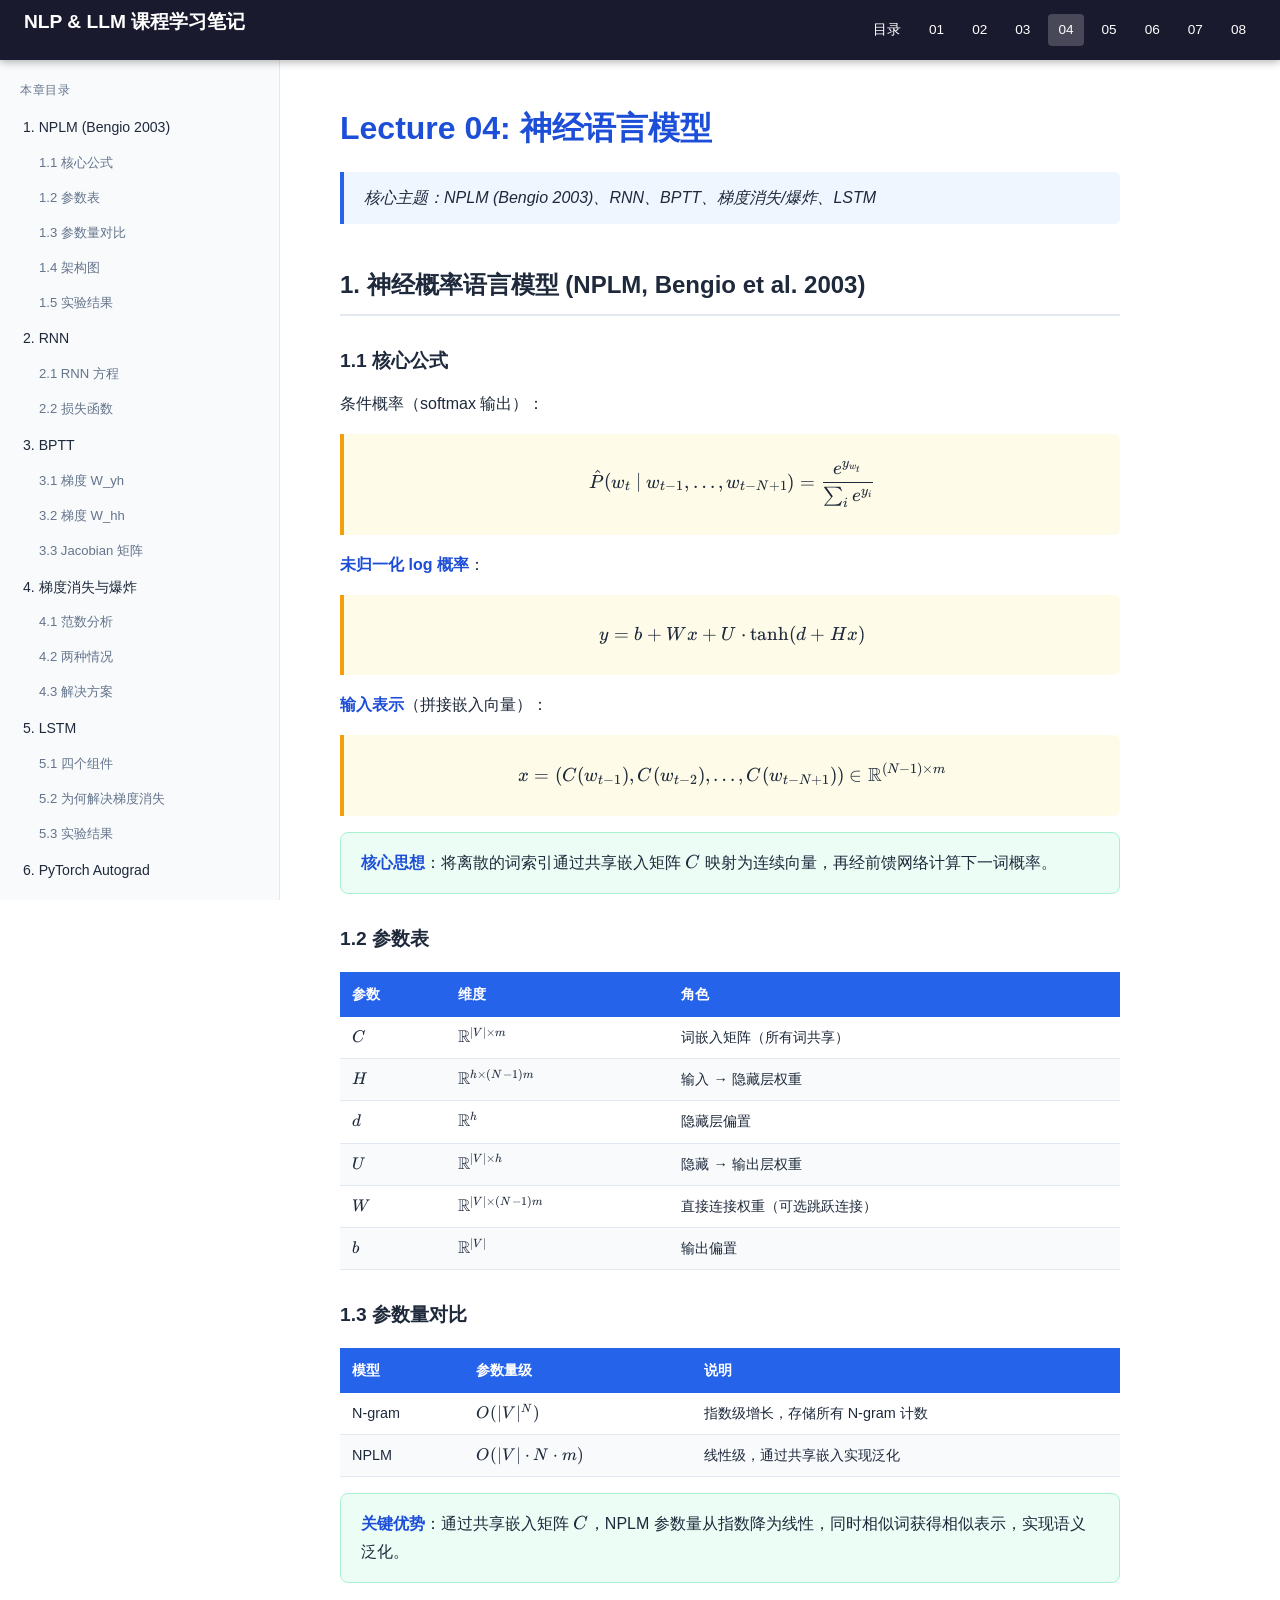
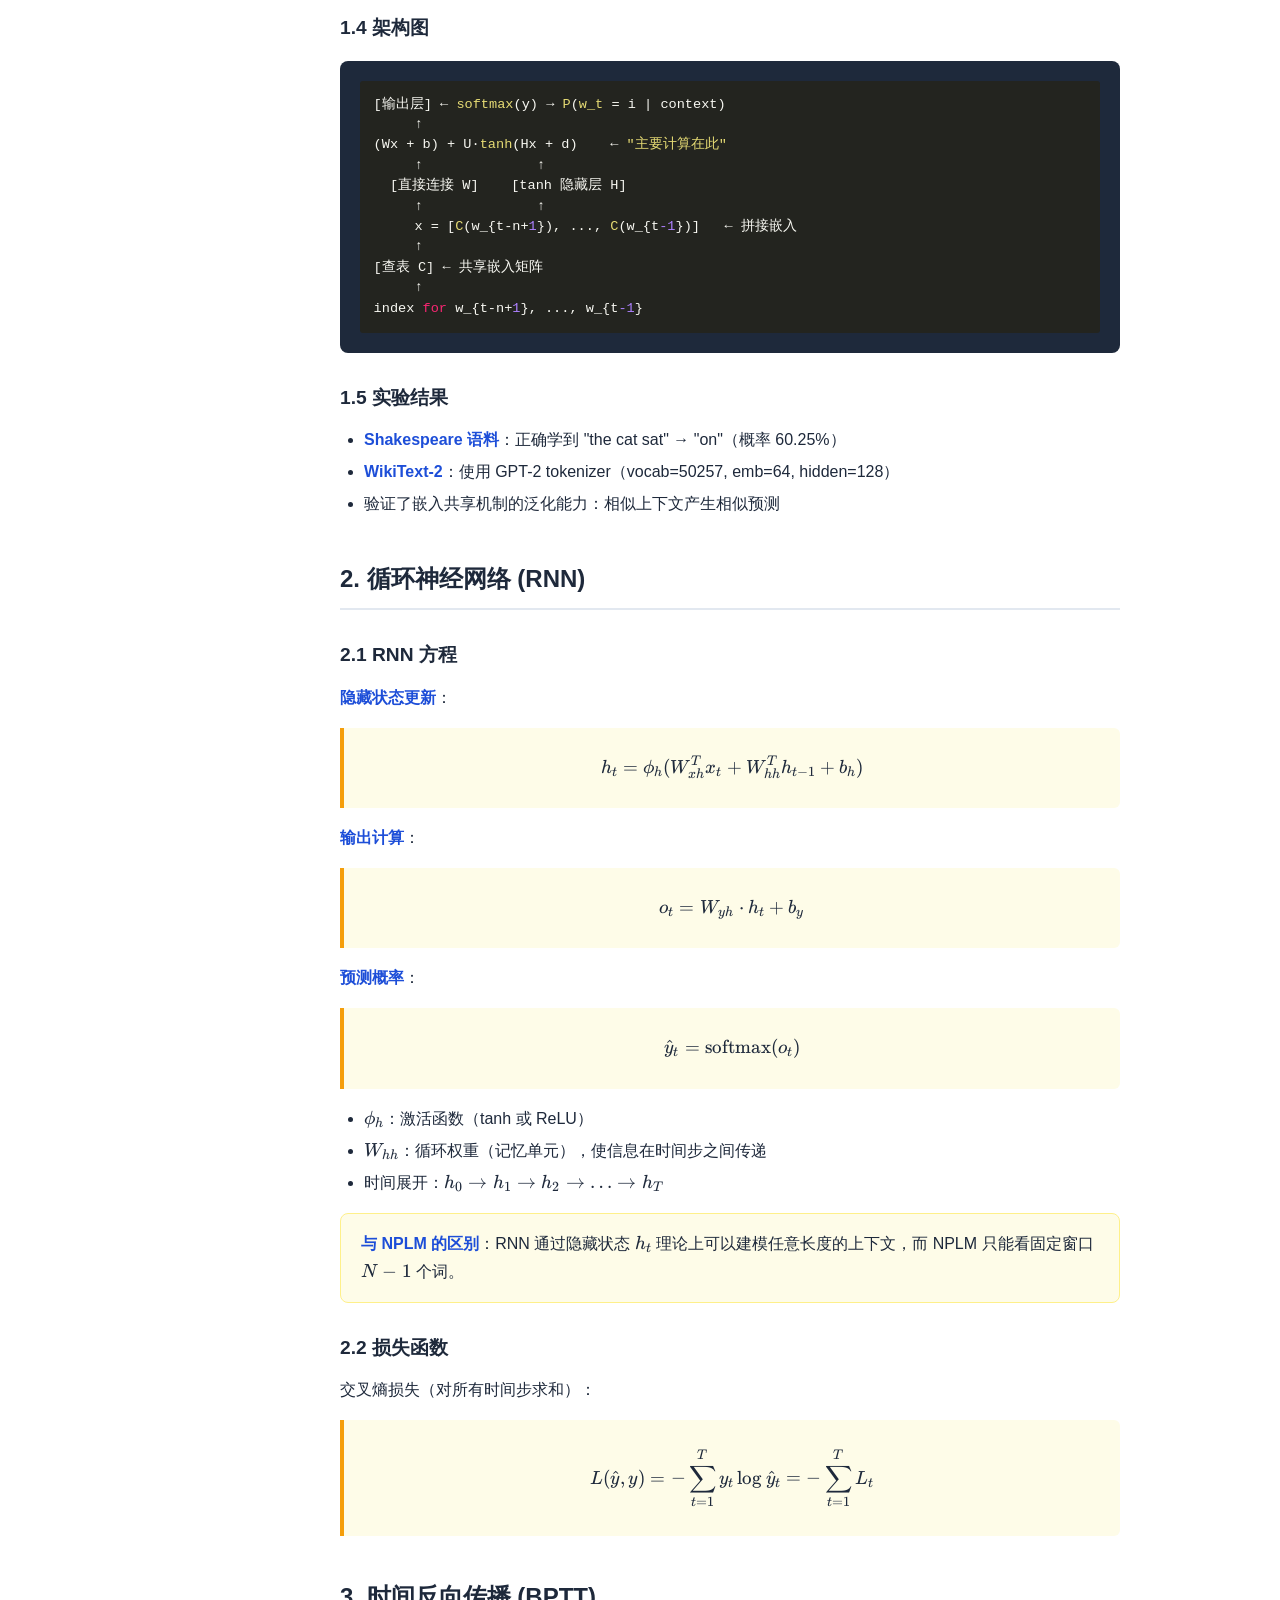
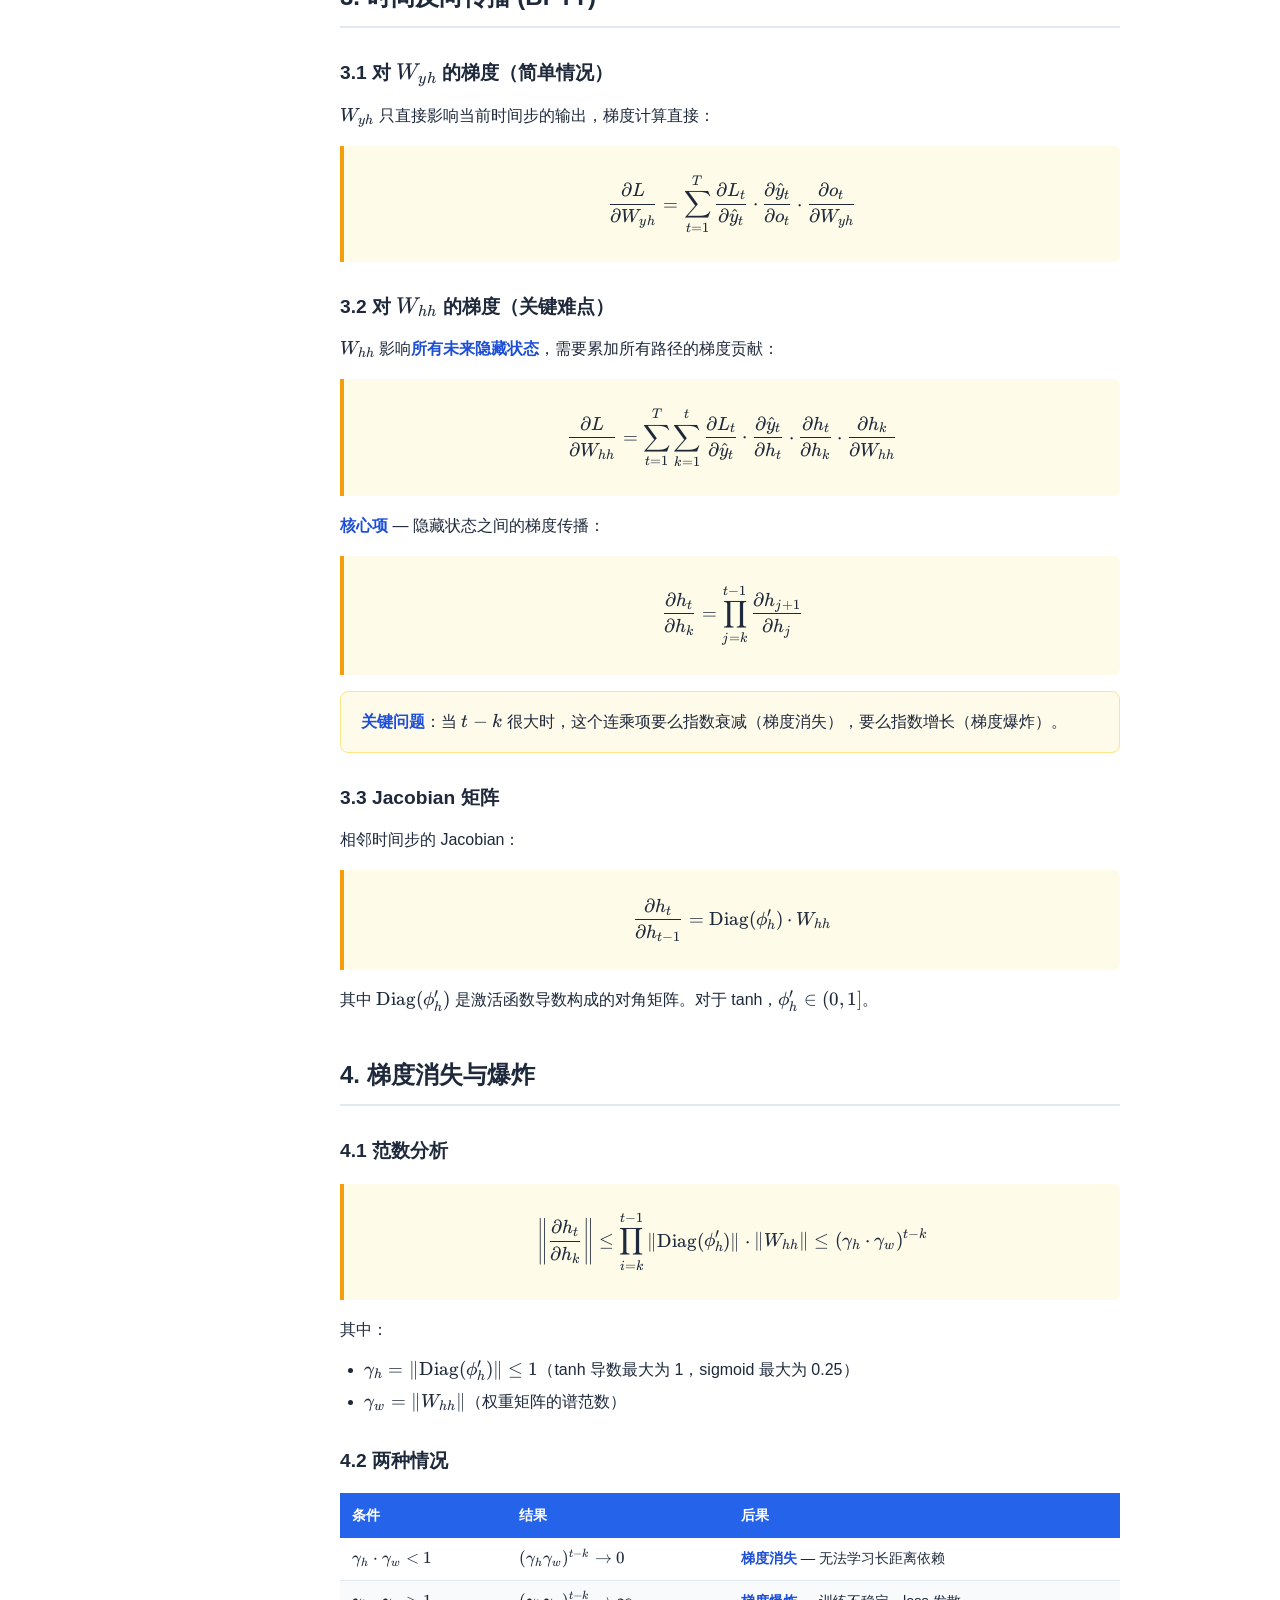
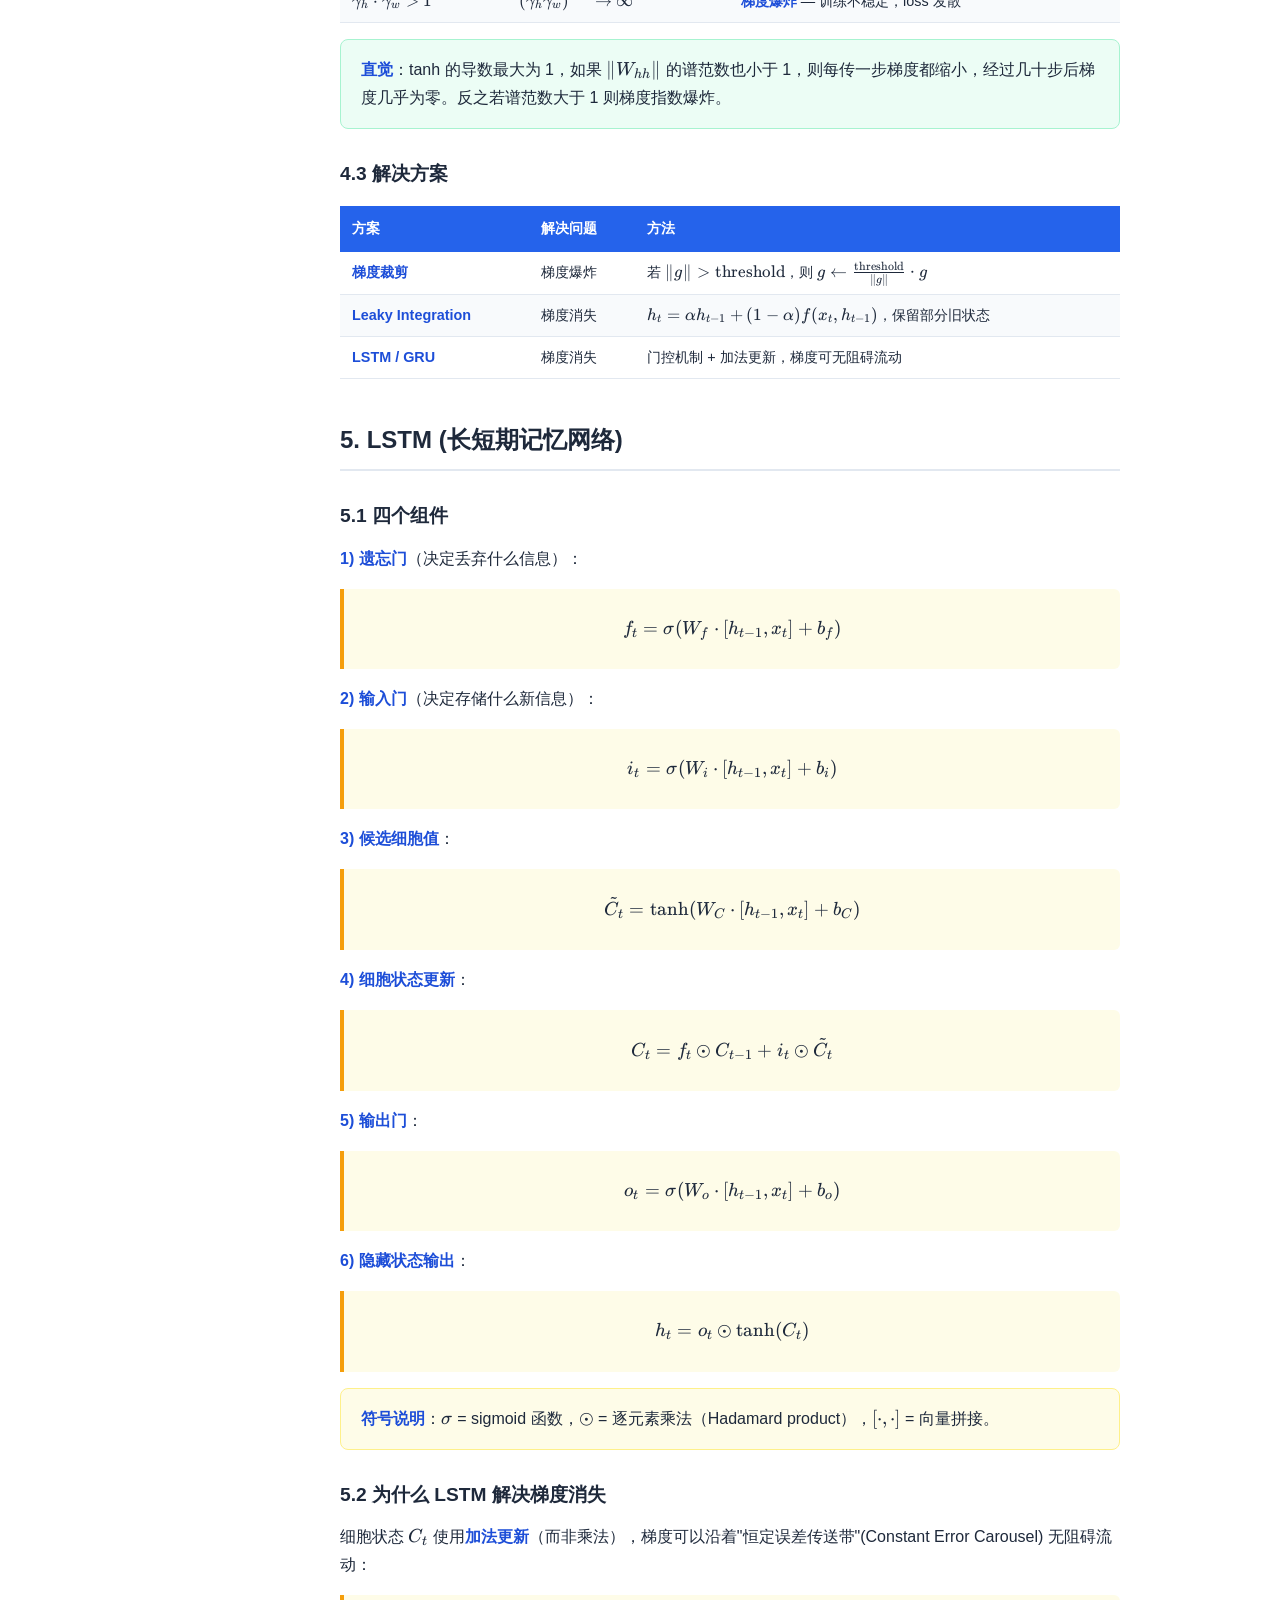
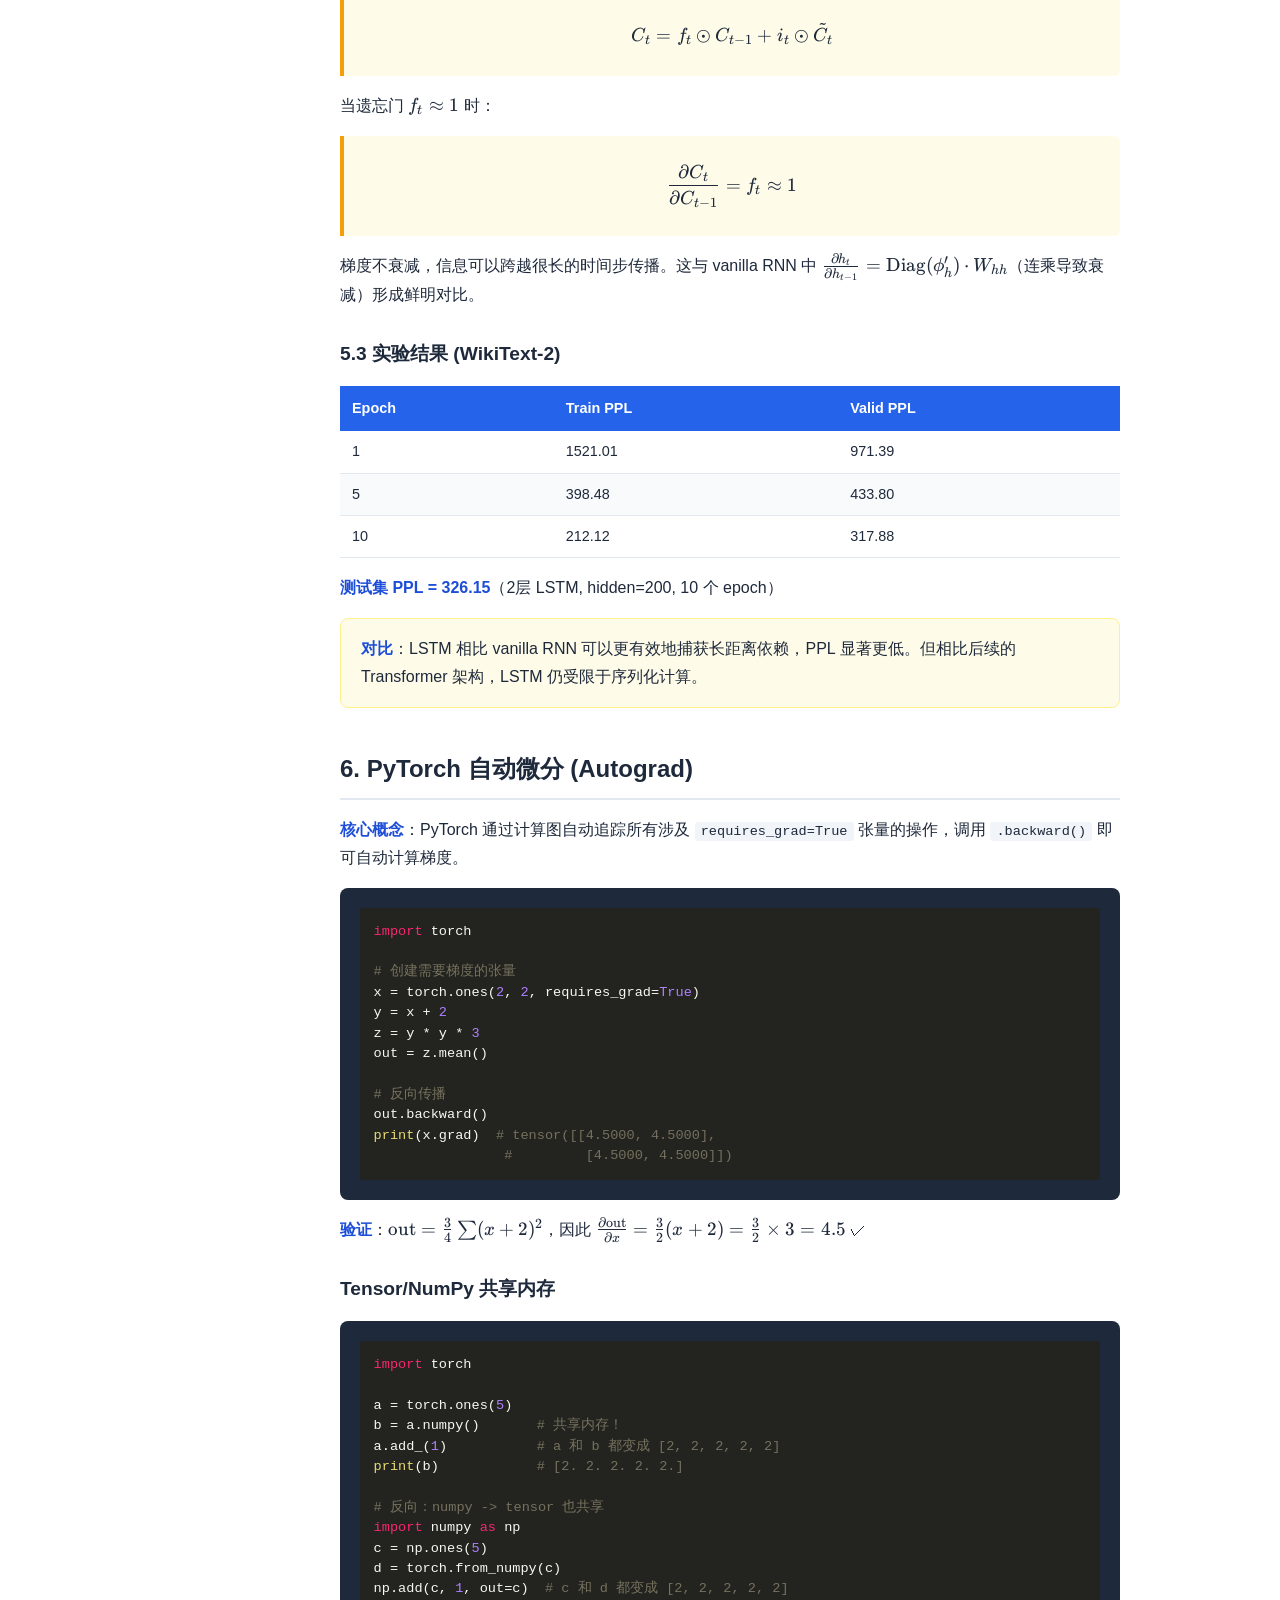
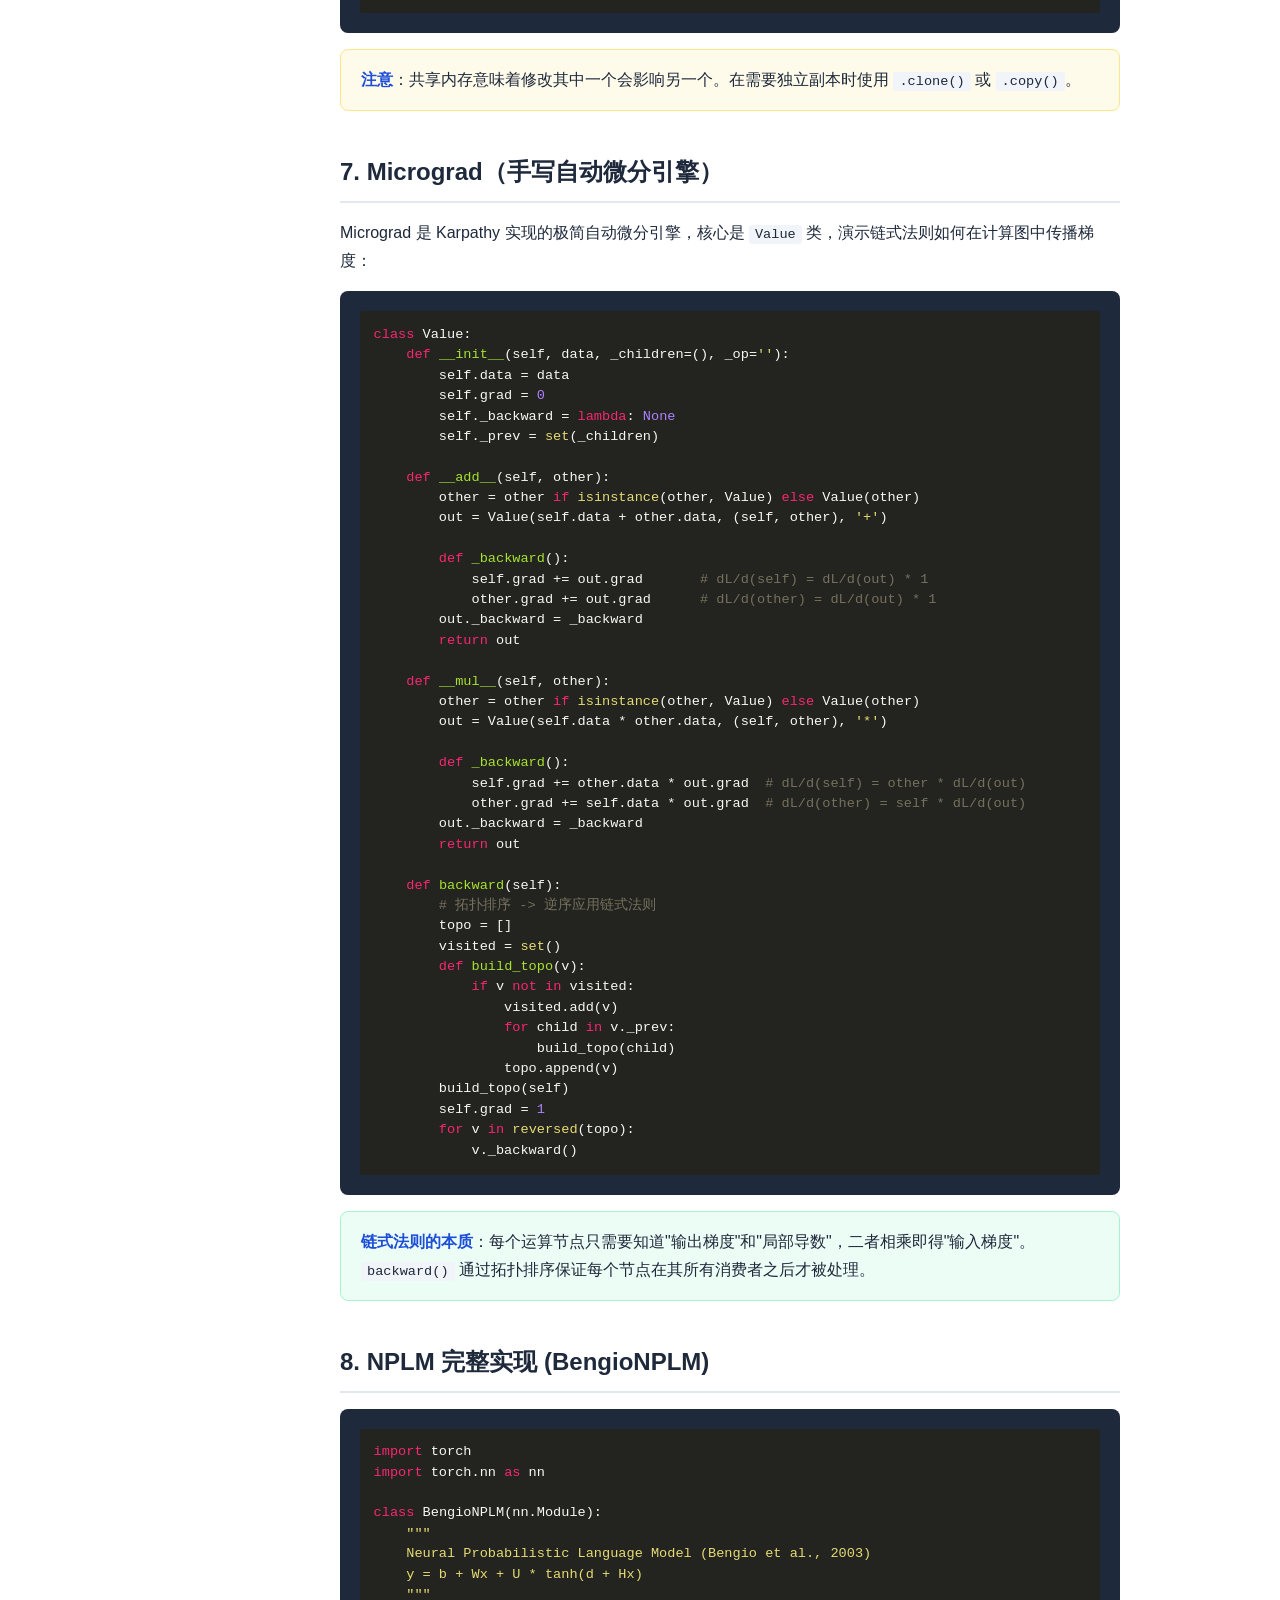
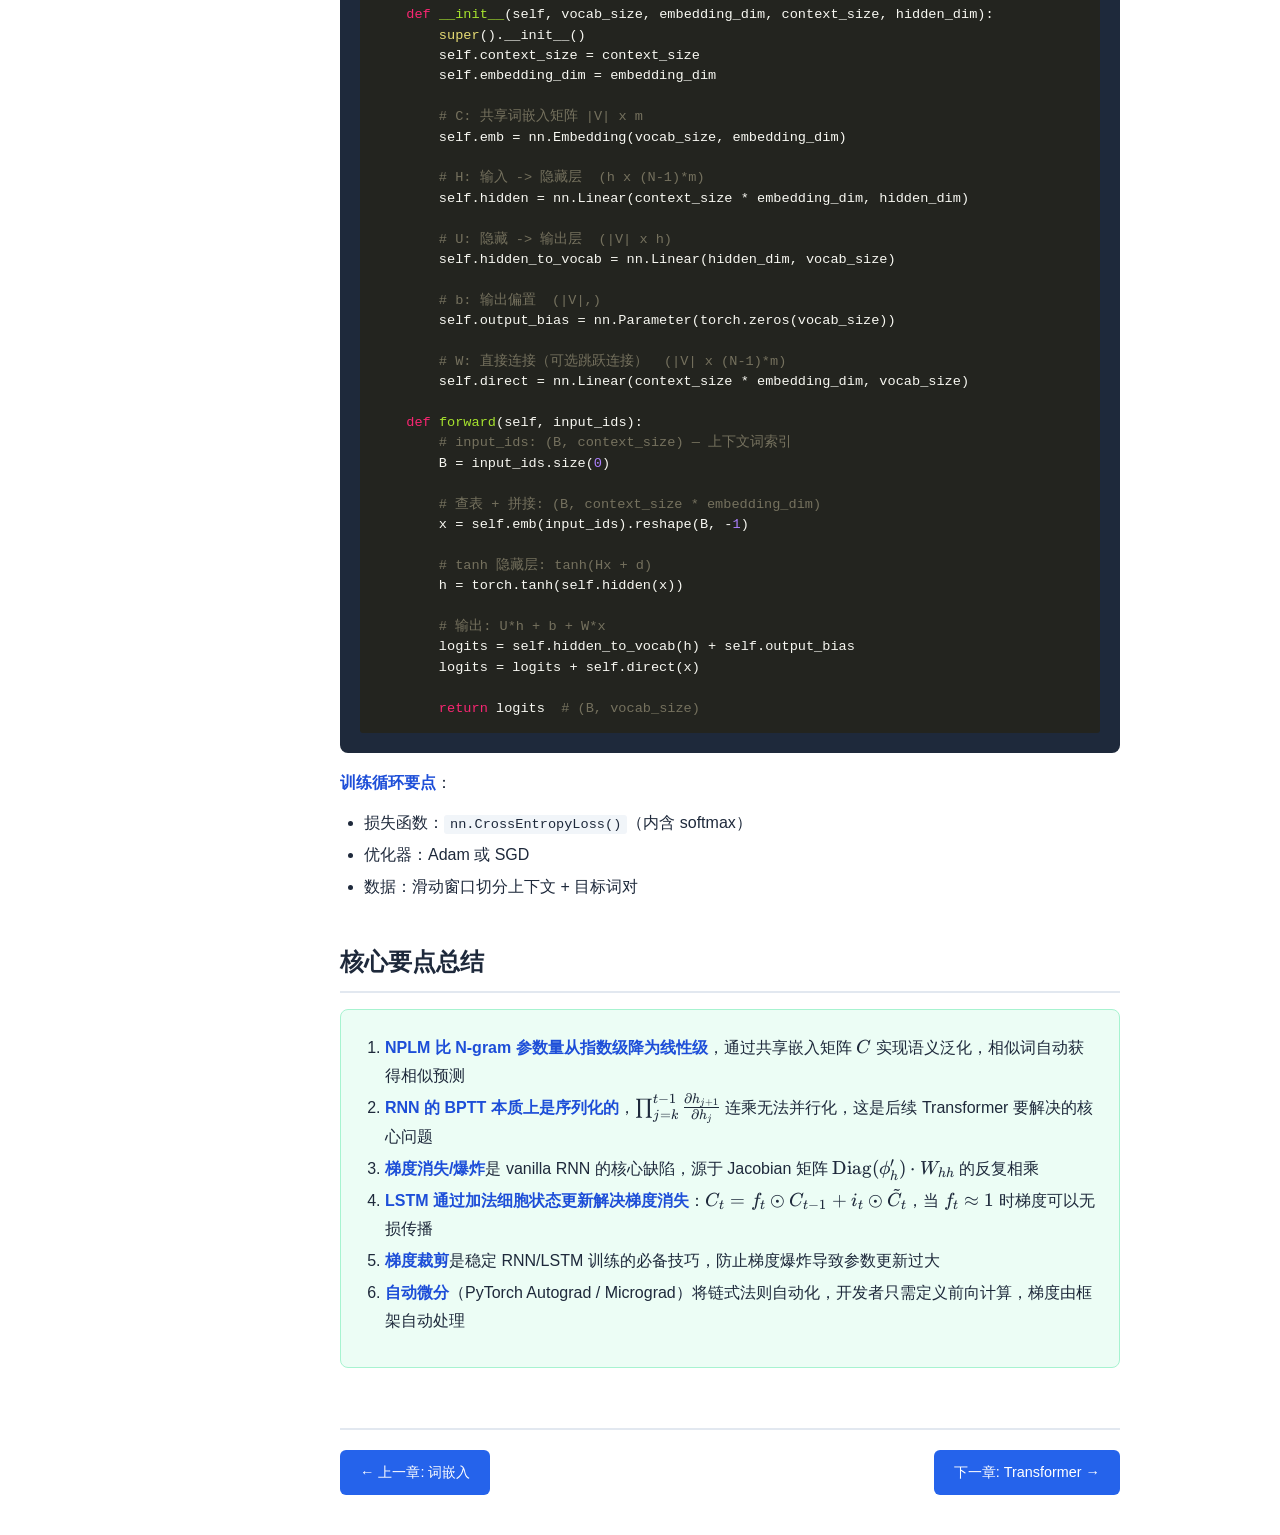
<file: 04-neural-lm.html>
<!DOCTYPE html>
<html lang="zh-CN">
<head>
    <meta charset="UTF-8">
    <meta name="viewport" content="width=device-width, initial-scale=1.0">
    <title>L04: 神经语言模型 - LLM课程笔记</title>
    <link rel="stylesheet" href="assets/katex.min.css">
    <link rel="stylesheet" href="assets/monokai-sublime.min.css">
    <script defer src="assets/katex.min.js"></script>
    <script defer src="assets/auto-render.min.js"></script>
    <script src="assets/highlight.min.js"></script>
    <script src="assets/python.min.js"></script>
    <link rel="stylesheet" href="style.css">
</head>
<body>

<!-- Header -->
<header class="header">
    <h1>NLP &amp; LLM 课程学习笔记</h1>
    <nav class="nav-links">
        <a href="index.html">目录</a>
        <a href="01-tokenization.html">01</a>
        <a href="02-ngram-lm.html">02</a>
        <a href="03-embeddings.html">03</a>
        <a href="04-neural-lm.html" class="active">04</a>
        <a href="05-transformer.html">05</a>
        <a href="06-gpt.html">06</a>
        <a href="07-bert-benchmarks.html">07</a>
        <a href="08-sft-rm-ppo.html">08</a>
    </nav>
</header>

<!-- Sidebar Toggle -->
<button class="sidebar-toggle" id="sidebarToggle">&#9776;</button>

<!-- Sidebar -->
<aside class="sidebar" id="sidebar">
    <div class="toc-title">本章目录</div>
    <a href="#sec1">1. NPLM (Bengio 2003)</a>
    <a href="#sec1-1" class="sub">1.1 核心公式</a>
    <a href="#sec1-2" class="sub">1.2 参数表</a>
    <a href="#sec1-3" class="sub">1.3 参数量对比</a>
    <a href="#sec1-4" class="sub">1.4 架构图</a>
    <a href="#sec1-5" class="sub">1.5 实验结果</a>
    <a href="#sec2">2. RNN</a>
    <a href="#sec2-1" class="sub">2.1 RNN 方程</a>
    <a href="#sec2-2" class="sub">2.2 损失函数</a>
    <a href="#sec3">3. BPTT</a>
    <a href="#sec3-1" class="sub">3.1 梯度 W_yh</a>
    <a href="#sec3-2" class="sub">3.2 梯度 W_hh</a>
    <a href="#sec3-3" class="sub">3.3 Jacobian 矩阵</a>
    <a href="#sec4">4. 梯度消失与爆炸</a>
    <a href="#sec4-1" class="sub">4.1 范数分析</a>
    <a href="#sec4-2" class="sub">4.2 两种情况</a>
    <a href="#sec4-3" class="sub">4.3 解决方案</a>
    <a href="#sec5">5. LSTM</a>
    <a href="#sec5-1" class="sub">5.1 四个组件</a>
    <a href="#sec5-2" class="sub">5.2 为何解决梯度消失</a>
    <a href="#sec5-3" class="sub">5.3 实验结果</a>
    <a href="#sec6">6. PyTorch Autograd</a>
    <a href="#sec7">7. Micrograd</a>
    <a href="#sec8">8. NPLM 完整实现</a>
    <a href="#summary">核心要点总结</a>
</aside>

<!-- Main Content -->
<main class="main">
    <h1>Lecture 04: 神经语言模型</h1>
    <blockquote>
        核心主题：NPLM (Bengio 2003)、RNN、BPTT、梯度消失/爆炸、LSTM
    </blockquote>

    <!-- Section 1: NPLM -->
    <h2 id="sec1">1. 神经概率语言模型 (NPLM, Bengio et al. 2003)</h2>

    <h3 id="sec1-1">1.1 核心公式</h3>
    <p>条件概率（softmax 输出）：</p>
    <div class="math-block">
        $$\hat{P}(w_t \mid w_{t-1}, \ldots, w_{t-N+1}) = \frac{e^{y_{w_t}}}{\sum_i e^{y_i}}$$
    </div>

    <p><strong>未归一化 log 概率</strong>：</p>
    <div class="math-block">
        $$y = b + Wx + U \cdot \tanh(d + Hx)$$
    </div>

    <p><strong>输入表示</strong>（拼接嵌入向量）：</p>
    <div class="math-block">
        $$x = (C(w_{t-1}), C(w_{t-2}), \ldots, C(w_{t-N+1})) \in \mathbb{R}^{(N-1) \times m}$$
    </div>

    <div class="info-box key">
        <strong>核心思想</strong>：将离散的词索引通过共享嵌入矩阵 $C$ 映射为连续向量，再经前馈网络计算下一词概率。
    </div>

    <h3 id="sec1-2">1.2 参数表</h3>
    <table>
        <thead>
            <tr>
                <th>参数</th>
                <th>维度</th>
                <th>角色</th>
            </tr>
        </thead>
        <tbody>
            <tr>
                <td>$C$</td>
                <td>$\mathbb{R}^{|V| \times m}$</td>
                <td>词嵌入矩阵（所有词共享）</td>
            </tr>
            <tr>
                <td>$H$</td>
                <td>$\mathbb{R}^{h \times (N-1)m}$</td>
                <td>输入 → 隐藏层权重</td>
            </tr>
            <tr>
                <td>$d$</td>
                <td>$\mathbb{R}^h$</td>
                <td>隐藏层偏置</td>
            </tr>
            <tr>
                <td>$U$</td>
                <td>$\mathbb{R}^{|V| \times h}$</td>
                <td>隐藏 → 输出层权重</td>
            </tr>
            <tr>
                <td>$W$</td>
                <td>$\mathbb{R}^{|V| \times (N-1)m}$</td>
                <td>直接连接权重（可选跳跃连接）</td>
            </tr>
            <tr>
                <td>$b$</td>
                <td>$\mathbb{R}^{|V|}$</td>
                <td>输出偏置</td>
            </tr>
        </tbody>
    </table>

    <h3 id="sec1-3">1.3 参数量对比</h3>
    <table>
        <thead>
            <tr>
                <th>模型</th>
                <th>参数量级</th>
                <th>说明</th>
            </tr>
        </thead>
        <tbody>
            <tr>
                <td>N-gram</td>
                <td>$O(|V|^N)$</td>
                <td>指数级增长，存储所有 N-gram 计数</td>
            </tr>
            <tr>
                <td>NPLM</td>
                <td>$O(|V| \cdot N \cdot m)$</td>
                <td>线性级，通过共享嵌入实现泛化</td>
            </tr>
        </tbody>
    </table>
    <div class="info-box key">
        <strong>关键优势</strong>：通过共享嵌入矩阵 $C$，NPLM 参数量从指数降为线性，同时相似词获得相似表示，实现语义泛化。
    </div>

    <h3 id="sec1-4">1.4 架构图</h3>
    <pre><code>[输出层] &larr; softmax(y) &rarr; P(w_t = i | context)
     &uarr;
(Wx + b) + U&middot;tanh(Hx + d)    &larr; "主要计算在此"
     &uarr;              &uarr;
  [直接连接 W]    [tanh 隐藏层 H]
     &uarr;              &uarr;
     x = [C(w_{t-n+1}), ..., C(w_{t-1})]   &larr; 拼接嵌入
     &uarr;
[查表 C] &larr; 共享嵌入矩阵
     &uarr;
index for w_{t-n+1}, ..., w_{t-1}</code></pre>

    <h3 id="sec1-5">1.5 实验结果</h3>
    <ul>
        <li><strong>Shakespeare 语料</strong>：正确学到 "the cat sat" &rarr; "on"（概率 60.25%）</li>
        <li><strong>WikiText-2</strong>：使用 GPT-2 tokenizer（vocab=50257, emb=64, hidden=128）</li>
        <li>验证了嵌入共享机制的泛化能力：相似上下文产生相似预测</li>
    </ul>

    <!-- Section 2: RNN -->
    <h2 id="sec2">2. 循环神经网络 (RNN)</h2>

    <h3 id="sec2-1">2.1 RNN 方程</h3>
    <p><strong>隐藏状态更新</strong>：</p>
    <div class="math-block">
        $$h_t = \phi_h(W_{xh}^T x_t + W_{hh}^T h_{t-1} + b_h)$$
    </div>

    <p><strong>输出计算</strong>：</p>
    <div class="math-block">
        $$o_t = W_{yh} \cdot h_t + b_y$$
    </div>

    <p><strong>预测概率</strong>：</p>
    <div class="math-block">
        $$\hat{y}_t = \text{softmax}(o_t)$$
    </div>

    <ul>
        <li>$\phi_h$：激活函数（tanh 或 ReLU）</li>
        <li>$W_{hh}$：循环权重（记忆单元），使信息在时间步之间传递</li>
        <li>时间展开：$h_0 \to h_1 \to h_2 \to \ldots \to h_T$</li>
    </ul>

    <div class="info-box formula">
        <strong>与 NPLM 的区别</strong>：RNN 通过隐藏状态 $h_t$ 理论上可以建模任意长度的上下文，而 NPLM 只能看固定窗口 $N-1$ 个词。
    </div>

    <h3 id="sec2-2">2.2 损失函数</h3>
    <p>交叉熵损失（对所有时间步求和）：</p>
    <div class="math-block">
        $$L(\hat{y}, y) = -\sum_{t=1}^T y_t \log \hat{y}_t = -\sum_{t=1}^T L_t$$
    </div>

    <!-- Section 3: BPTT -->
    <h2 id="sec3">3. 时间反向传播 (BPTT)</h2>

    <h3 id="sec3-1">3.1 对 $W_{yh}$ 的梯度（简单情况）</h3>
    <p>$W_{yh}$ 只直接影响当前时间步的输出，梯度计算直接：</p>
    <div class="math-block">
        $$\frac{\partial L}{\partial W_{yh}} = \sum_{t=1}^T \frac{\partial L_t}{\partial \hat{y}_t} \cdot \frac{\partial \hat{y}_t}{\partial o_t} \cdot \frac{\partial o_t}{\partial W_{yh}}$$
    </div>

    <h3 id="sec3-2">3.2 对 $W_{hh}$ 的梯度（关键难点）</h3>
    <p>$W_{hh}$ 影响<strong>所有未来隐藏状态</strong>，需要累加所有路径的梯度贡献：</p>
    <div class="math-block">
        $$\frac{\partial L}{\partial W_{hh}} = \sum_{t=1}^T \sum_{k=1}^t \frac{\partial L_t}{\partial \hat{y}_t} \cdot \frac{\partial \hat{y}_t}{\partial h_t} \cdot \frac{\partial h_t}{\partial h_k} \cdot \frac{\partial h_k}{\partial W_{hh}}$$
    </div>

    <p><strong>核心项</strong> &mdash; 隐藏状态之间的梯度传播：</p>
    <div class="math-block">
        $$\frac{\partial h_t}{\partial h_k} = \prod_{j=k}^{t-1} \frac{\partial h_{j+1}}{\partial h_j}$$
    </div>

    <div class="info-box warning">
        <strong>关键问题</strong>：当 $t - k$ 很大时，这个连乘项要么指数衰减（梯度消失），要么指数增长（梯度爆炸）。
    </div>

    <h3 id="sec3-3">3.3 Jacobian 矩阵</h3>
    <p>相邻时间步的 Jacobian：</p>
    <div class="math-block">
        $$\frac{\partial h_t}{\partial h_{t-1}} = \text{Diag}(\phi'_h) \cdot W_{hh}$$
    </div>
    <p>其中 $\text{Diag}(\phi'_h)$ 是激活函数导数构成的对角矩阵。对于 tanh，$\phi'_h \in (0, 1]$。</p>

    <!-- Section 4: Gradient Problems -->
    <h2 id="sec4">4. 梯度消失与爆炸</h2>

    <h3 id="sec4-1">4.1 范数分析</h3>
    <div class="math-block">
        $$\left\|\frac{\partial h_t}{\partial h_k}\right\| \leq \prod_{i=k}^{t-1} \|\text{Diag}(\phi'_h)\| \cdot \|W_{hh}\| \leq (\gamma_h \cdot \gamma_w)^{t-k}$$
    </div>
    <p>其中：</p>
    <ul>
        <li>$\gamma_h = \|\text{Diag}(\phi'_h)\| \leq 1$（tanh 导数最大为 1，sigmoid 最大为 0.25）</li>
        <li>$\gamma_w = \|W_{hh}\|$（权重矩阵的谱范数）</li>
    </ul>

    <h3 id="sec4-2">4.2 两种情况</h3>
    <table>
        <thead>
            <tr>
                <th>条件</th>
                <th>结果</th>
                <th>后果</th>
            </tr>
        </thead>
        <tbody>
            <tr>
                <td>$\gamma_h \cdot \gamma_w &lt; 1$</td>
                <td>$(\gamma_h \gamma_w)^{t-k} \to 0$</td>
                <td><strong>梯度消失</strong> &mdash; 无法学习长距离依赖</td>
            </tr>
            <tr>
                <td>$\gamma_h \cdot \gamma_w &gt; 1$</td>
                <td>$(\gamma_h \gamma_w)^{t-k} \to \infty$</td>
                <td><strong>梯度爆炸</strong> &mdash; 训练不稳定，loss 发散</td>
            </tr>
        </tbody>
    </table>

    <div class="info-box key">
        <strong>直觉</strong>：tanh 的导数最大为 1，如果 $\|W_{hh}\|$ 的谱范数也小于 1，则每传一步梯度都缩小，经过几十步后梯度几乎为零。反之若谱范数大于 1 则梯度指数爆炸。
    </div>

    <h3 id="sec4-3">4.3 解决方案</h3>
    <table>
        <thead>
            <tr>
                <th>方案</th>
                <th>解决问题</th>
                <th>方法</th>
            </tr>
        </thead>
        <tbody>
            <tr>
                <td><strong>梯度裁剪</strong></td>
                <td>梯度爆炸</td>
                <td>若 $\|g\| > \text{threshold}$，则 $g \leftarrow \frac{\text{threshold}}{\|g\|} \cdot g$</td>
            </tr>
            <tr>
                <td><strong>Leaky Integration</strong></td>
                <td>梯度消失</td>
                <td>$h_t = \alpha h_{t-1} + (1-\alpha) f(x_t, h_{t-1})$，保留部分旧状态</td>
            </tr>
            <tr>
                <td><strong>LSTM / GRU</strong></td>
                <td>梯度消失</td>
                <td>门控机制 + 加法更新，梯度可无阻碍流动</td>
            </tr>
        </tbody>
    </table>

    <!-- Section 5: LSTM -->
    <h2 id="sec5">5. LSTM (长短期记忆网络)</h2>

    <h3 id="sec5-1">5.1 四个组件</h3>

    <p><strong>1) 遗忘门</strong>（决定丢弃什么信息）：</p>
    <div class="math-block">
        $$f_t = \sigma(W_f \cdot [h_{t-1}, x_t] + b_f)$$
    </div>

    <p><strong>2) 输入门</strong>（决定存储什么新信息）：</p>
    <div class="math-block">
        $$i_t = \sigma(W_i \cdot [h_{t-1}, x_t] + b_i)$$
    </div>

    <p><strong>3) 候选细胞值</strong>：</p>
    <div class="math-block">
        $$\tilde{C}_t = \tanh(W_C \cdot [h_{t-1}, x_t] + b_C)$$
    </div>

    <p><strong>4) 细胞状态更新</strong>：</p>
    <div class="math-block">
        $$C_t = f_t \odot C_{t-1} + i_t \odot \tilde{C}_t$$
    </div>

    <p><strong>5) 输出门</strong>：</p>
    <div class="math-block">
        $$o_t = \sigma(W_o \cdot [h_{t-1}, x_t] + b_o)$$
    </div>

    <p><strong>6) 隐藏状态输出</strong>：</p>
    <div class="math-block">
        $$h_t = o_t \odot \tanh(C_t)$$
    </div>

    <div class="info-box formula">
        <strong>符号说明</strong>：$\sigma$ = sigmoid 函数，$\odot$ = 逐元素乘法（Hadamard product），$[\cdot, \cdot]$ = 向量拼接。
    </div>

    <h3 id="sec5-2">5.2 为什么 LSTM 解决梯度消失</h3>
    <p>细胞状态 $C_t$ 使用<strong>加法更新</strong>（而非乘法），梯度可以沿着"恒定误差传送带"(Constant Error Carousel) 无阻碍流动：</p>
    <div class="math-block">
        $$C_t = f_t \odot C_{t-1} + i_t \odot \tilde{C}_t$$
    </div>
    <p>当遗忘门 $f_t \approx 1$ 时：</p>
    <div class="math-block">
        $$\frac{\partial C_t}{\partial C_{t-1}} = f_t \approx 1$$
    </div>
    <p>梯度不衰减，信息可以跨越很长的时间步传播。这与 vanilla RNN 中 $\frac{\partial h_t}{\partial h_{t-1}} = \text{Diag}(\phi'_h) \cdot W_{hh}$（连乘导致衰减）形成鲜明对比。</p>

    <h3 id="sec5-3">5.3 实验结果 (WikiText-2)</h3>
    <table>
        <thead>
            <tr>
                <th>Epoch</th>
                <th>Train PPL</th>
                <th>Valid PPL</th>
            </tr>
        </thead>
        <tbody>
            <tr>
                <td>1</td>
                <td>1521.01</td>
                <td>971.39</td>
            </tr>
            <tr>
                <td>5</td>
                <td>398.48</td>
                <td>433.80</td>
            </tr>
            <tr>
                <td>10</td>
                <td>212.12</td>
                <td>317.88</td>
            </tr>
        </tbody>
    </table>
    <p><strong>测试集 PPL = 326.15</strong>（2层 LSTM, hidden=200, 10 个 epoch）</p>
    <div class="info-box formula">
        <strong>对比</strong>：LSTM 相比 vanilla RNN 可以更有效地捕获长距离依赖，PPL 显著更低。但相比后续的 Transformer 架构，LSTM 仍受限于序列化计算。
    </div>

    <!-- Section 6: PyTorch Autograd -->
    <h2 id="sec6">6. PyTorch 自动微分 (Autograd)</h2>

    <p><strong>核心概念</strong>：PyTorch 通过计算图自动追踪所有涉及 <code>requires_grad=True</code> 张量的操作，调用 <code>.backward()</code> 即可自动计算梯度。</p>

    <pre><code class="language-python">import torch

# 创建需要梯度的张量
x = torch.ones(2, 2, requires_grad=True)
y = x + 2
z = y * y * 3
out = z.mean()

# 反向传播
out.backward()
print(x.grad)  # tensor([[4.5000, 4.5000],
                #         [4.5000, 4.5000]])</code></pre>

    <p><strong>验证</strong>：$\text{out} = \frac{3}{4}\sum(x+2)^2$，因此 $\frac{\partial \text{out}}{\partial x} = \frac{3}{2}(x+2) = \frac{3}{2} \times 3 = 4.5$ &#10003;</p>

    <h3>Tensor/NumPy 共享内存</h3>
    <pre><code class="language-python">import torch

a = torch.ones(5)
b = a.numpy()       # 共享内存！
a.add_(1)           # a 和 b 都变成 [2, 2, 2, 2, 2]
print(b)            # [2. 2. 2. 2. 2.]

# 反向：numpy -> tensor 也共享
import numpy as np
c = np.ones(5)
d = torch.from_numpy(c)
np.add(c, 1, out=c)  # c 和 d 都变成 [2, 2, 2, 2, 2]</code></pre>

    <div class="info-box warning">
        <strong>注意</strong>：共享内存意味着修改其中一个会影响另一个。在需要独立副本时使用 <code>.clone()</code> 或 <code>.copy()</code>。
    </div>

    <!-- Section 7: Micrograd -->
    <h2 id="sec7">7. Micrograd（手写自动微分引擎）</h2>

    <p>Micrograd 是 Karpathy 实现的极简自动微分引擎，核心是 <code>Value</code> 类，演示链式法则如何在计算图中传播梯度：</p>

    <pre><code class="language-python">class Value:
    def __init__(self, data, _children=(), _op=''):
        self.data = data
        self.grad = 0
        self._backward = lambda: None
        self._prev = set(_children)

    def __add__(self, other):
        other = other if isinstance(other, Value) else Value(other)
        out = Value(self.data + other.data, (self, other), '+')

        def _backward():
            self.grad += out.grad       # dL/d(self) = dL/d(out) * 1
            other.grad += out.grad      # dL/d(other) = dL/d(out) * 1
        out._backward = _backward
        return out

    def __mul__(self, other):
        other = other if isinstance(other, Value) else Value(other)
        out = Value(self.data * other.data, (self, other), '*')

        def _backward():
            self.grad += other.data * out.grad  # dL/d(self) = other * dL/d(out)
            other.grad += self.data * out.grad  # dL/d(other) = self * dL/d(out)
        out._backward = _backward
        return out

    def backward(self):
        # 拓扑排序 -> 逆序应用链式法则
        topo = []
        visited = set()
        def build_topo(v):
            if v not in visited:
                visited.add(v)
                for child in v._prev:
                    build_topo(child)
                topo.append(v)
        build_topo(self)
        self.grad = 1
        for v in reversed(topo):
            v._backward()</code></pre>

    <div class="info-box key">
        <strong>链式法则的本质</strong>：每个运算节点只需要知道"输出梯度"和"局部导数"，二者相乘即得"输入梯度"。<code>backward()</code> 通过拓扑排序保证每个节点在其所有消费者之后才被处理。
    </div>

    <!-- Section 8: NPLM Implementation -->
    <h2 id="sec8">8. NPLM 完整实现 (BengioNPLM)</h2>

    <pre><code class="language-python">import torch
import torch.nn as nn

class BengioNPLM(nn.Module):
    """
    Neural Probabilistic Language Model (Bengio et al., 2003)
    y = b + Wx + U * tanh(d + Hx)
    """
    def __init__(self, vocab_size, embedding_dim, context_size, hidden_dim):
        super().__init__()
        self.context_size = context_size
        self.embedding_dim = embedding_dim

        # C: 共享词嵌入矩阵 |V| x m
        self.emb = nn.Embedding(vocab_size, embedding_dim)

        # H: 输入 -> 隐藏层  (h x (N-1)*m)
        self.hidden = nn.Linear(context_size * embedding_dim, hidden_dim)

        # U: 隐藏 -> 输出层  (|V| x h)
        self.hidden_to_vocab = nn.Linear(hidden_dim, vocab_size)

        # b: 输出偏置  (|V|,)
        self.output_bias = nn.Parameter(torch.zeros(vocab_size))

        # W: 直接连接（可选跳跃连接）  (|V| x (N-1)*m)
        self.direct = nn.Linear(context_size * embedding_dim, vocab_size)

    def forward(self, input_ids):
        # input_ids: (B, context_size) — 上下文词索引
        B = input_ids.size(0)

        # 查表 + 拼接: (B, context_size * embedding_dim)
        x = self.emb(input_ids).reshape(B, -1)

        # tanh 隐藏层: tanh(Hx + d)
        h = torch.tanh(self.hidden(x))

        # 输出: U*h + b + W*x
        logits = self.hidden_to_vocab(h) + self.output_bias
        logits = logits + self.direct(x)

        return logits  # (B, vocab_size)</code></pre>

    <p><strong>训练循环要点</strong>：</p>
    <ul>
        <li>损失函数：<code>nn.CrossEntropyLoss()</code>（内含 softmax）</li>
        <li>优化器：Adam 或 SGD</li>
        <li>数据：滑动窗口切分上下文 + 目标词对</li>
    </ul>

    <!-- Summary -->
    <h2 id="summary">核心要点总结</h2>
    <div class="info-box key">
        <ol>
            <li><strong>NPLM 比 N-gram 参数量从指数级降为线性级</strong>，通过共享嵌入矩阵 $C$ 实现语义泛化，相似词自动获得相似预测</li>
            <li><strong>RNN 的 BPTT 本质上是序列化的</strong>，$\prod_{j=k}^{t-1} \frac{\partial h_{j+1}}{\partial h_j}$ 连乘无法并行化，这是后续 Transformer 要解决的核心问题</li>
            <li><strong>梯度消失/爆炸</strong>是 vanilla RNN 的核心缺陷，源于 Jacobian 矩阵 $\text{Diag}(\phi'_h) \cdot W_{hh}$ 的反复相乘</li>
            <li><strong>LSTM 通过加法细胞状态更新解决梯度消失</strong>：$C_t = f_t \odot C_{t-1} + i_t \odot \tilde{C}_t$，当 $f_t \approx 1$ 时梯度可以无损传播</li>
            <li><strong>梯度裁剪</strong>是稳定 RNN/LSTM 训练的必备技巧，防止梯度爆炸导致参数更新过大</li>
            <li><strong>自动微分</strong>（PyTorch Autograd / Micrograd）将链式法则自动化，开发者只需定义前向计算，梯度由框架自动处理</li>
        </ol>
    </div>

    <!-- Page Navigation -->
    <div class="page-nav">
        <a href="03-embeddings.html">&larr; 上一章: 词嵌入</a>
        <a href="05-transformer.html">下一章: Transformer &rarr;</a>
    </div>
</main>

<script>
    hljs.highlightAll();

    // Sidebar toggle
    var sidebar = document.getElementById('sidebar');
    var toggle = document.getElementById('sidebarToggle');
    if (toggle) {
        toggle.addEventListener('click', function() {
            sidebar.classList.toggle('open');
        });
    }
    // Close sidebar on link click (mobile)
    if (sidebar) {
        sidebar.querySelectorAll('a').forEach(function(link) {
            link.addEventListener('click', function() {
                if (window.innerWidth <= 1024) {
                    sidebar.classList.remove('open');
                }
            });
        });
    }
</script>
<script>
    document.addEventListener("DOMContentLoaded", function() {
        renderMathInElement(document.body, {
            delimiters: [
                {left: "$$", right: "$$", display: true},
                {left: "$", right: "$", display: false}
            ],
            throwOnError: false
        });
    });
</script>
</body>
</html>
</file>
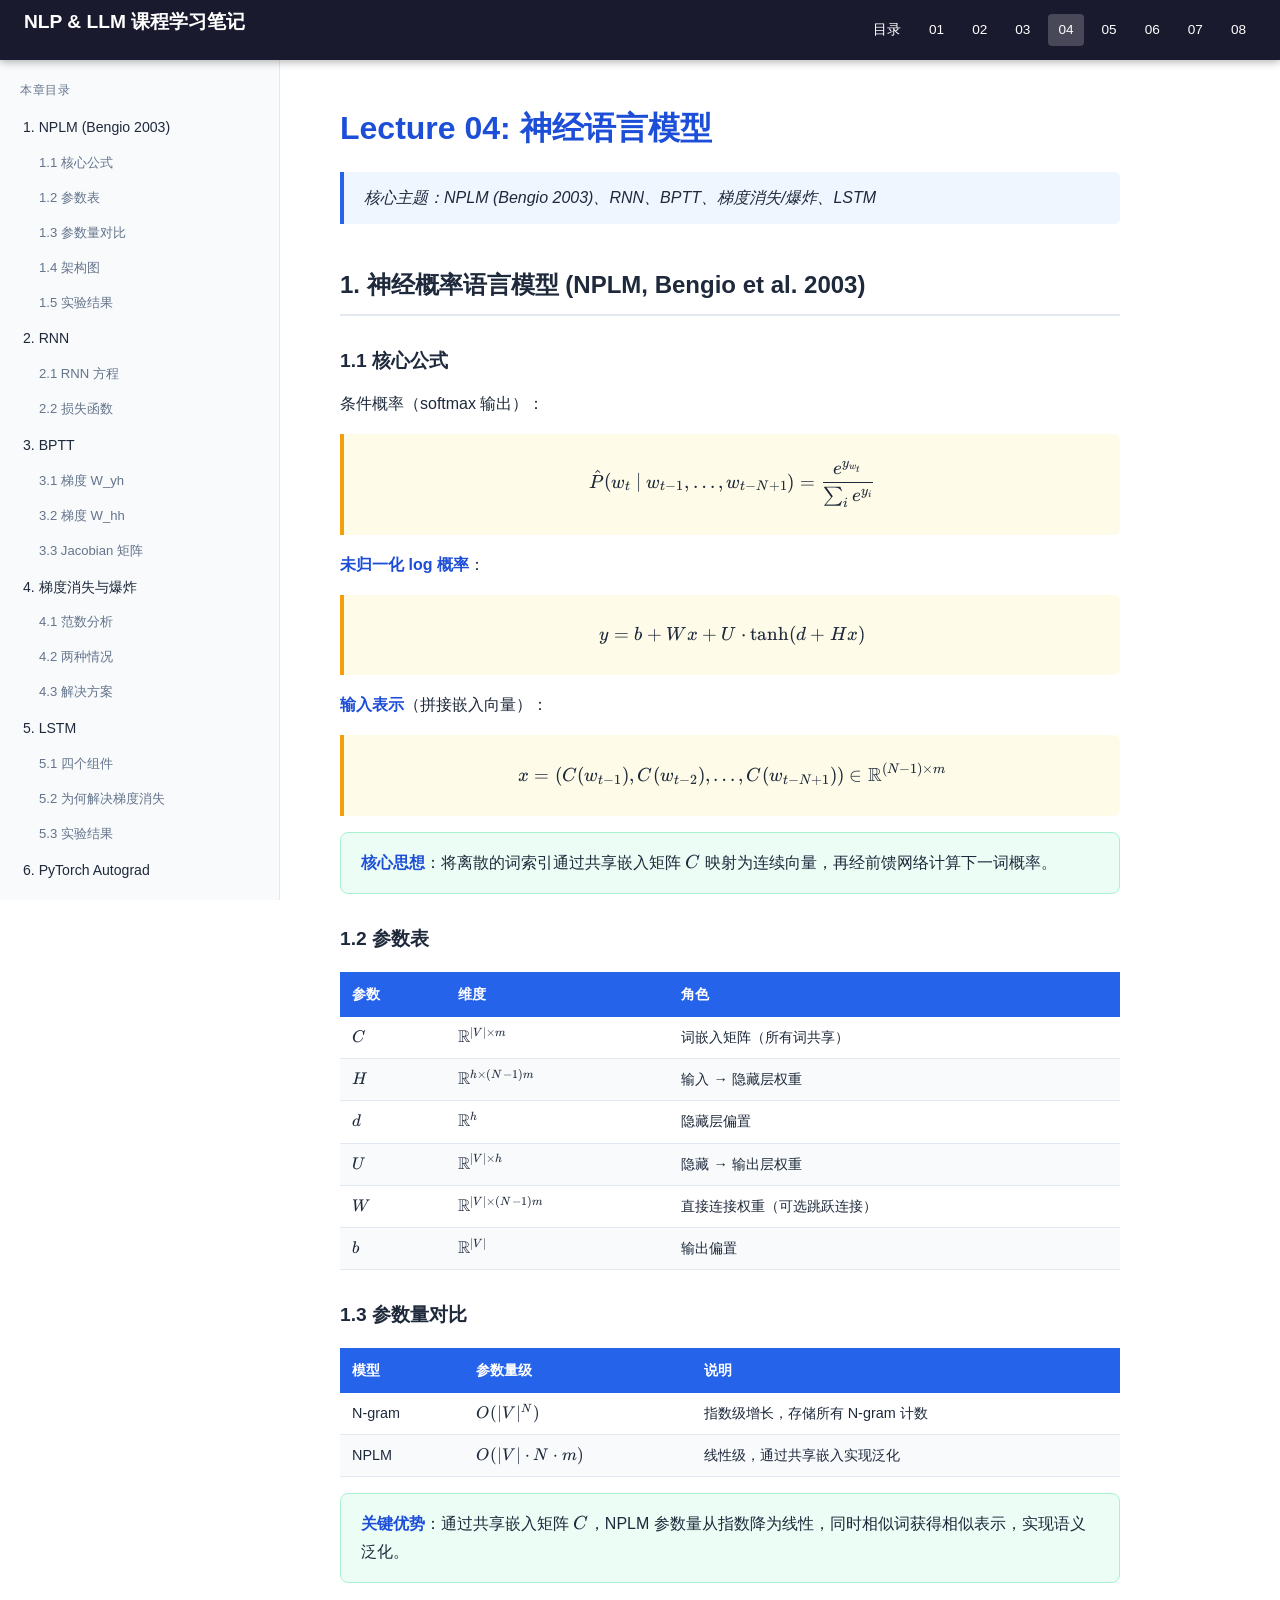
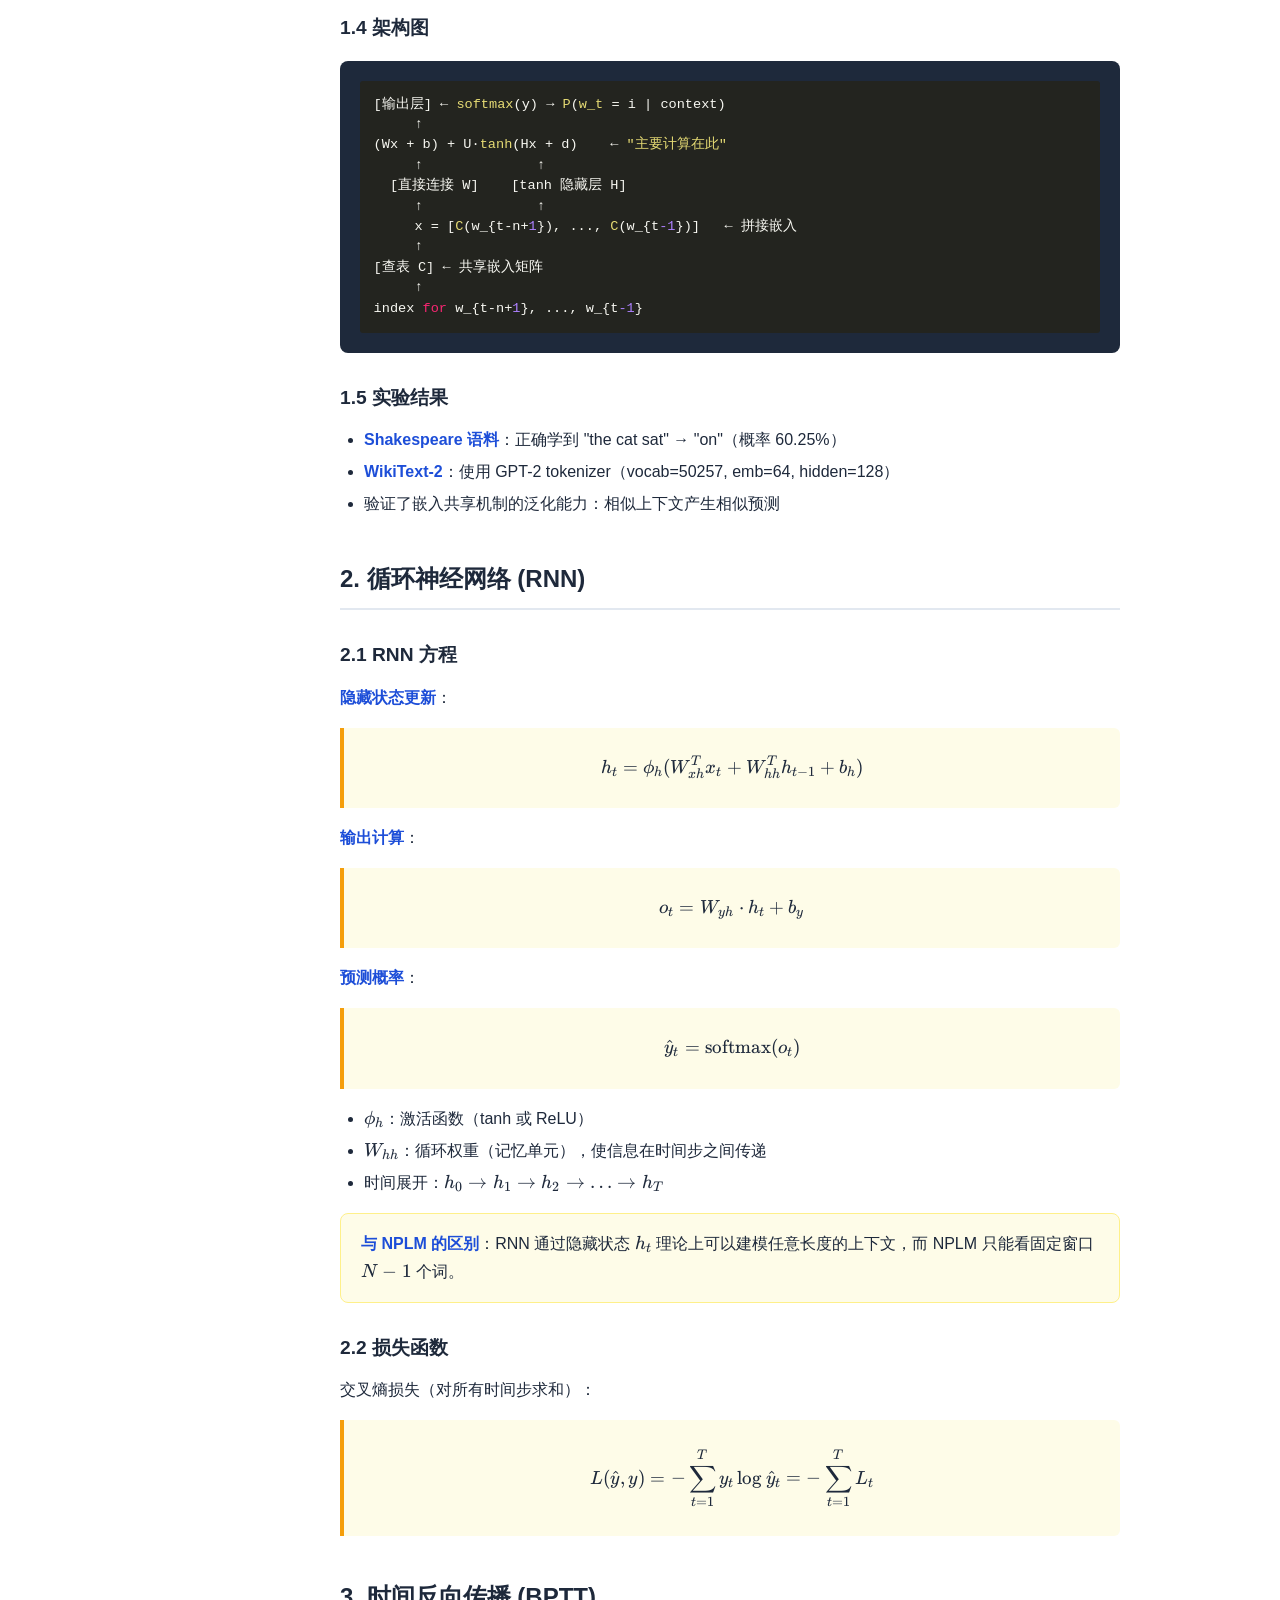
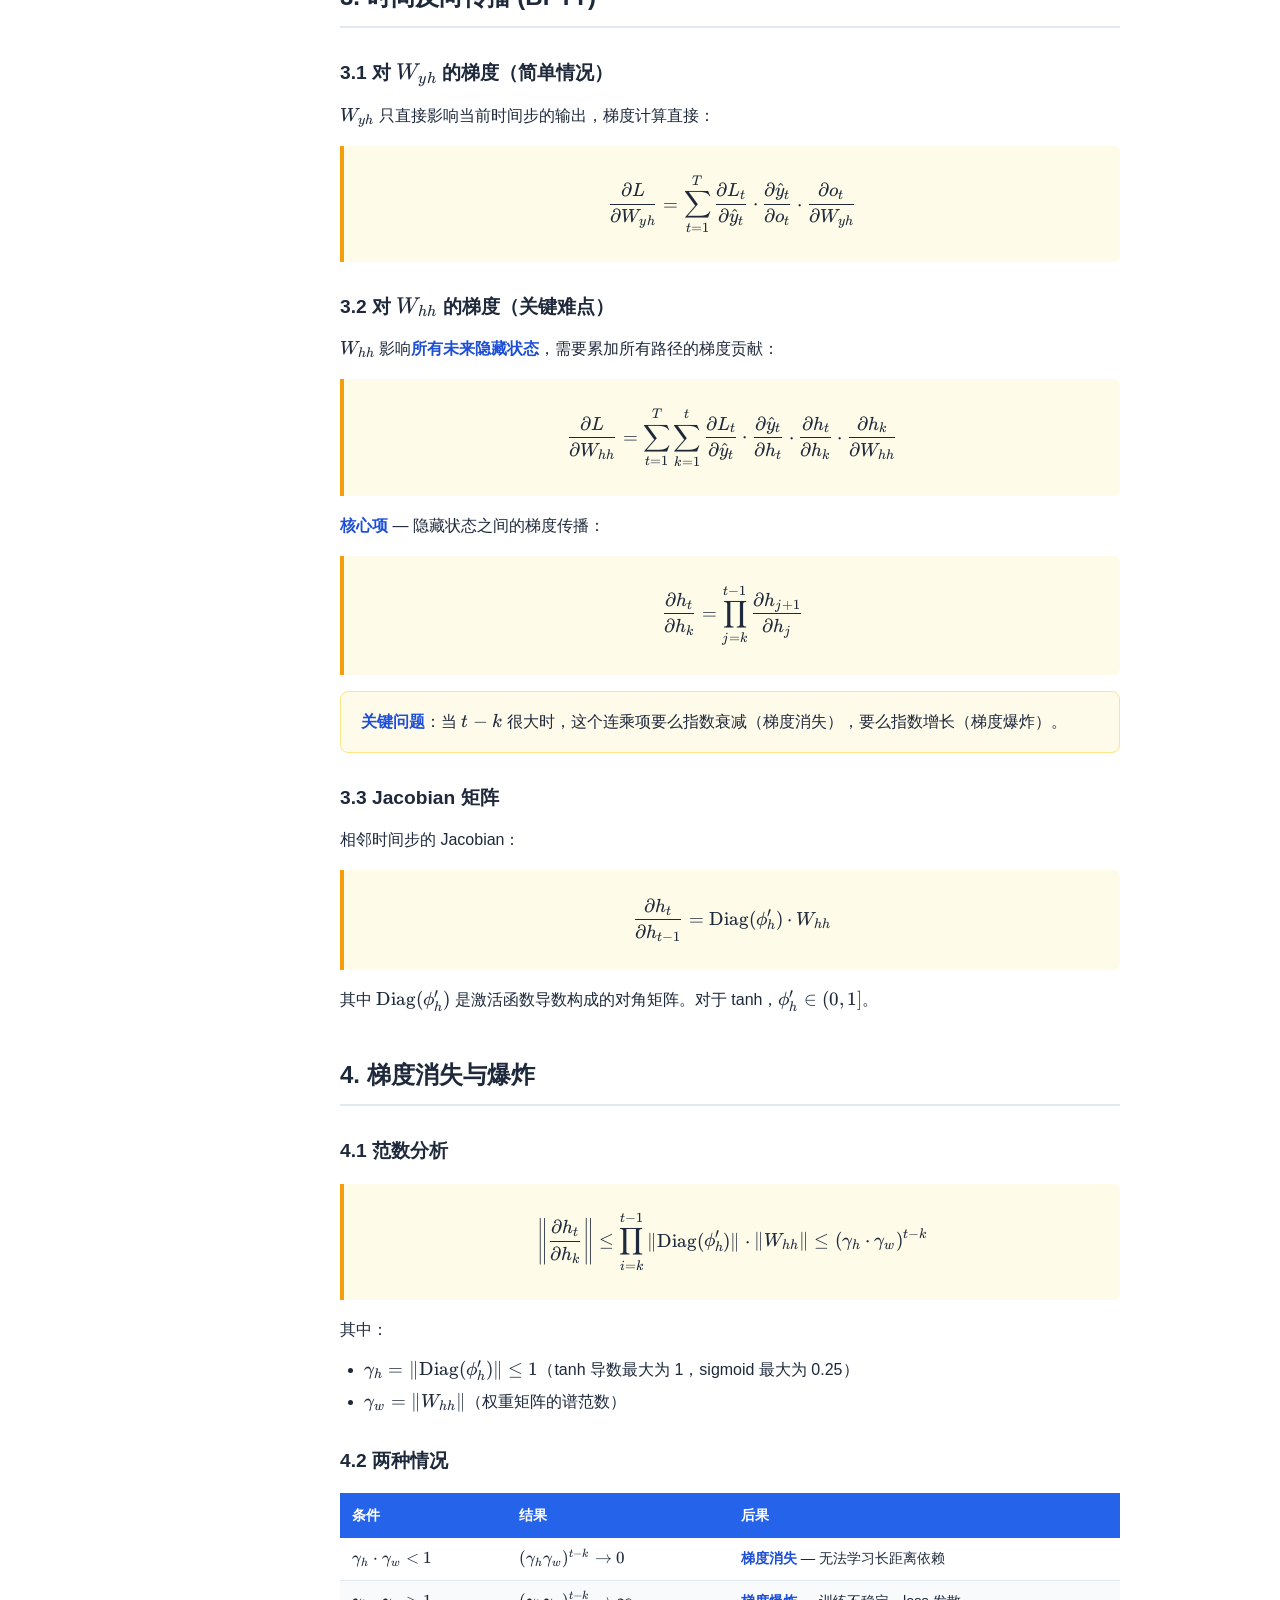
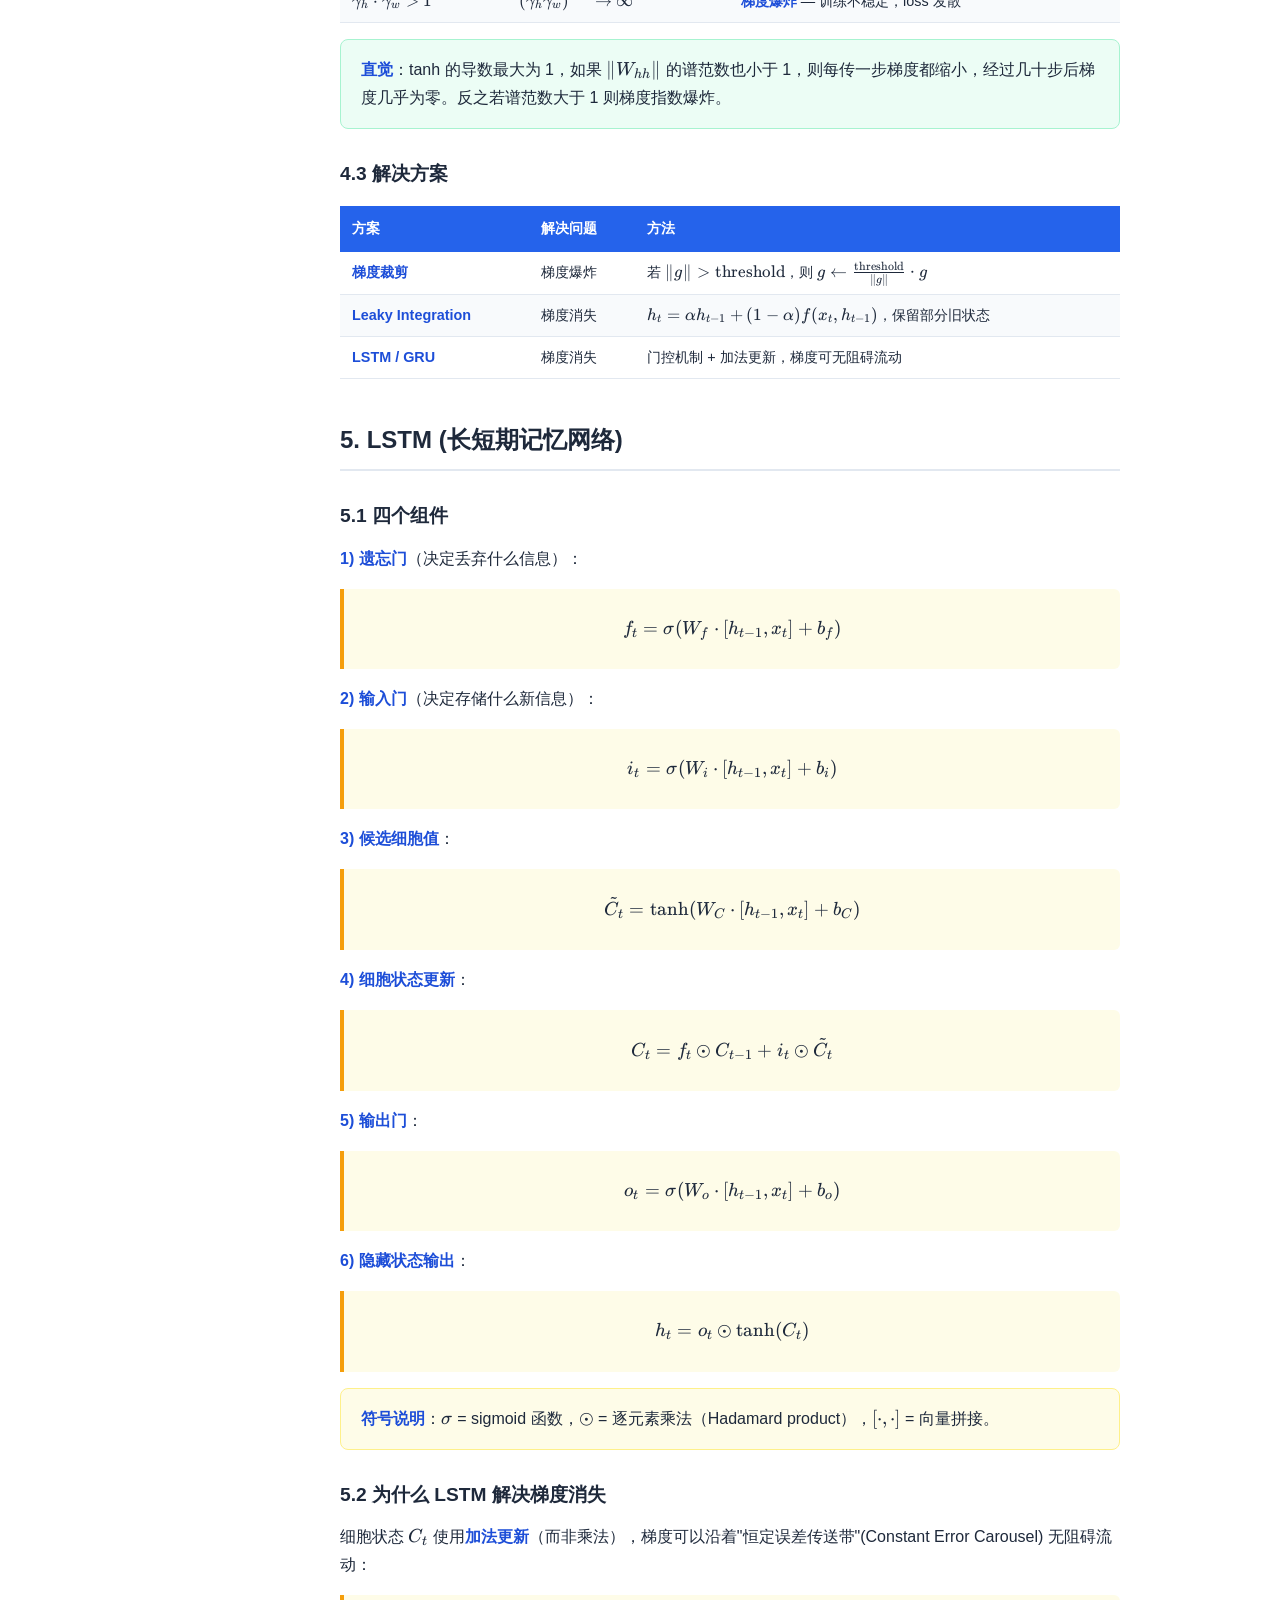
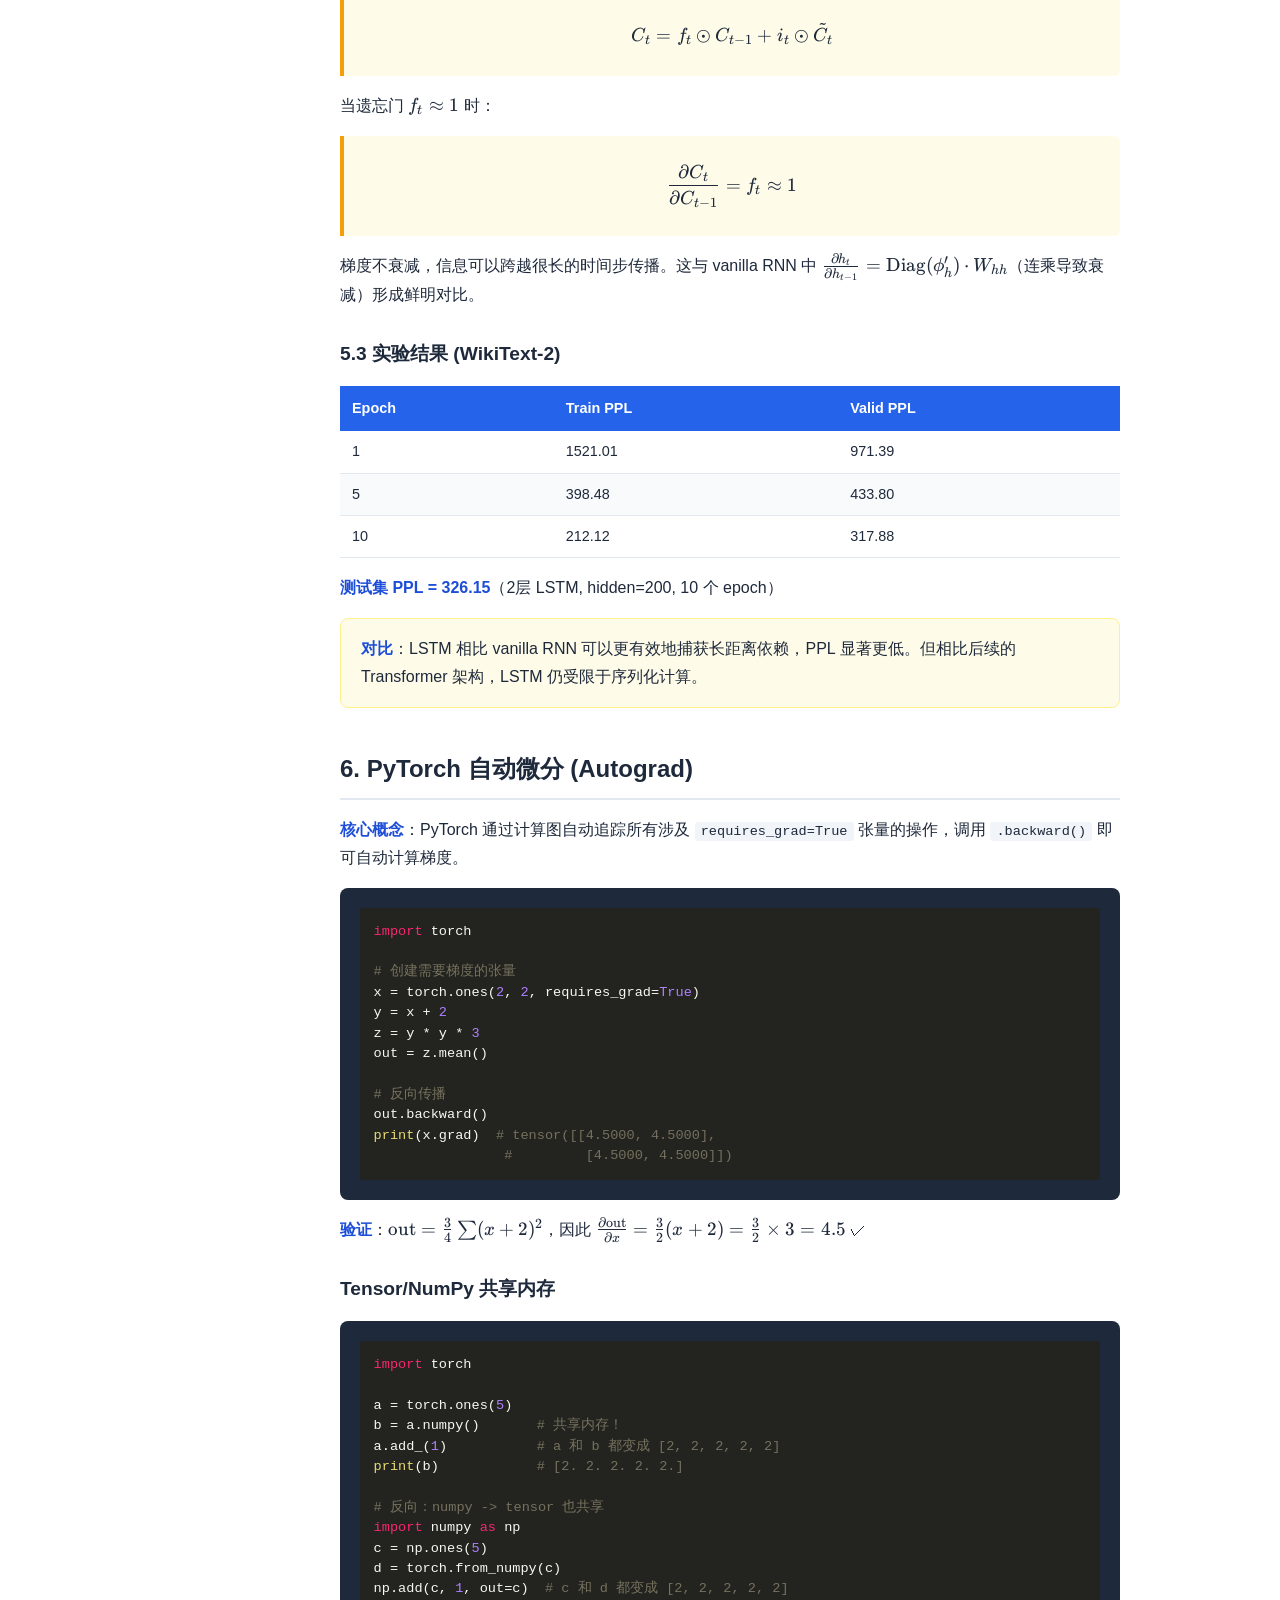
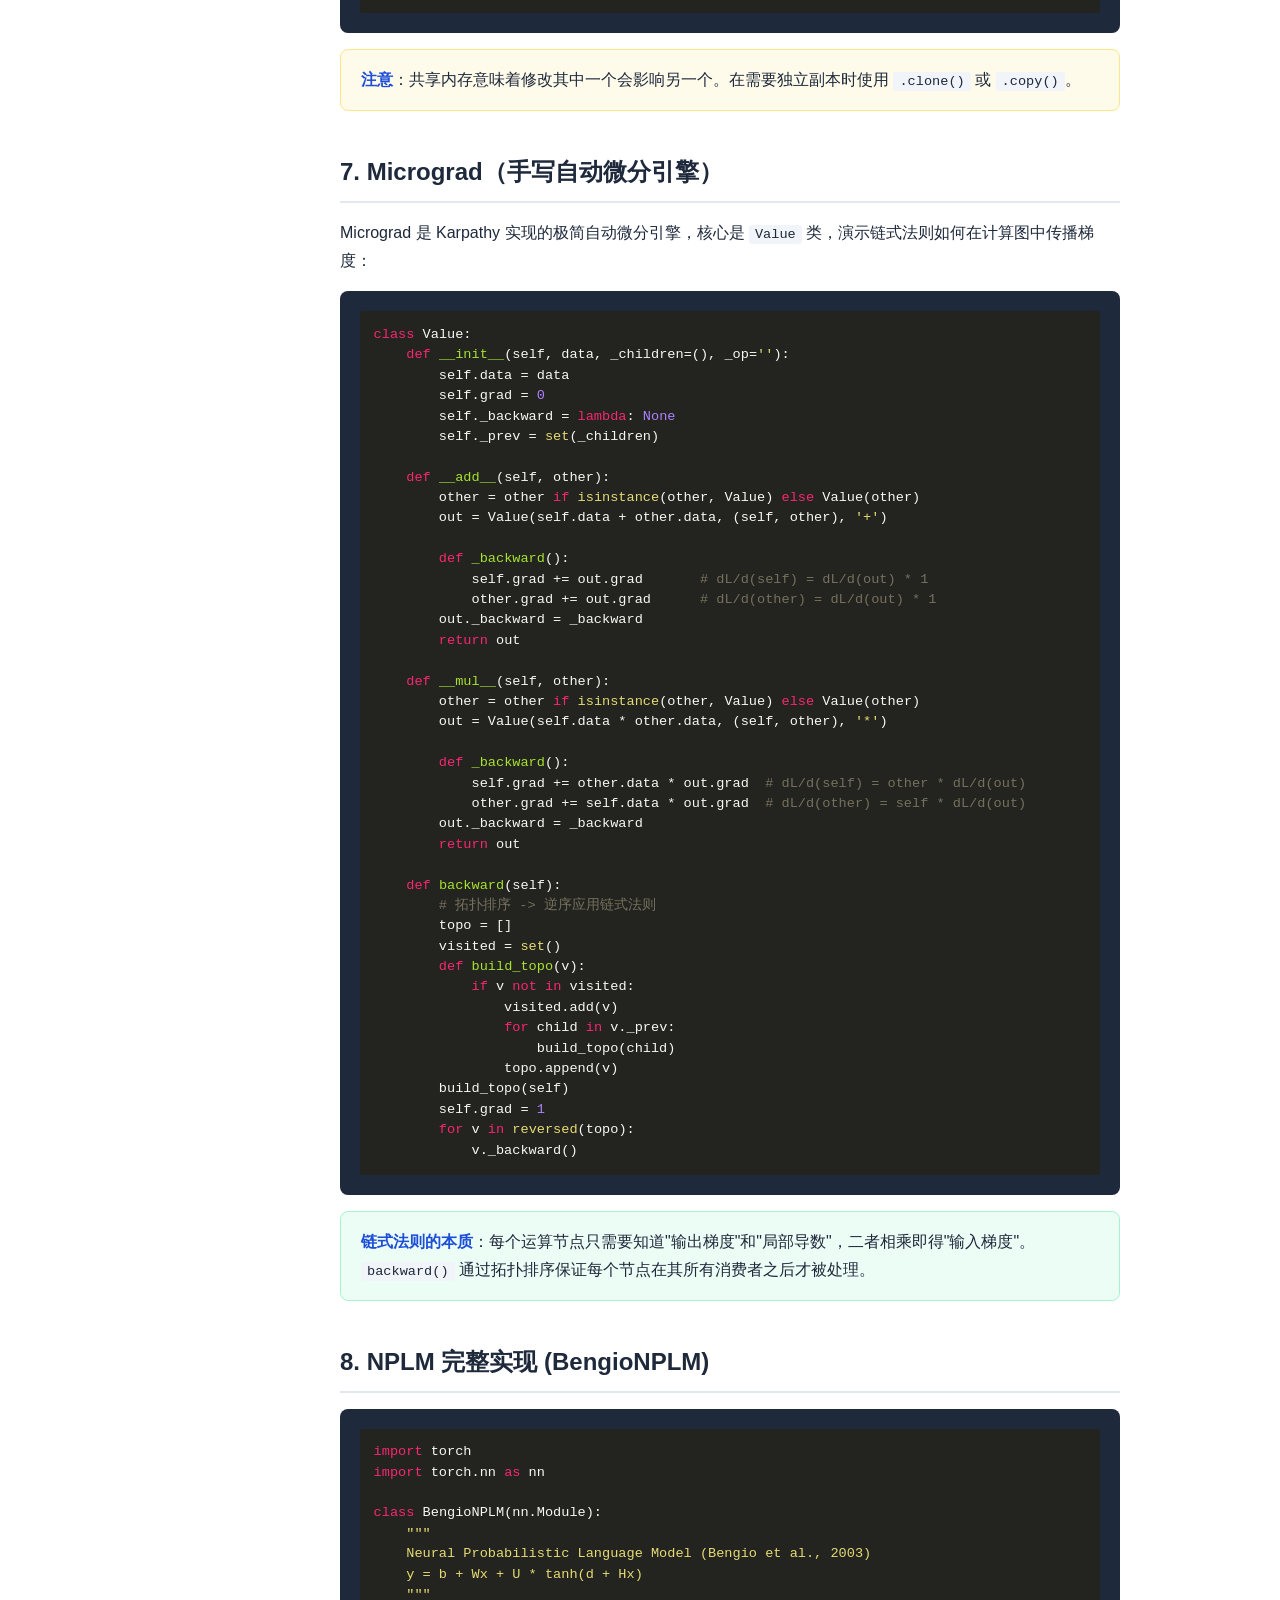
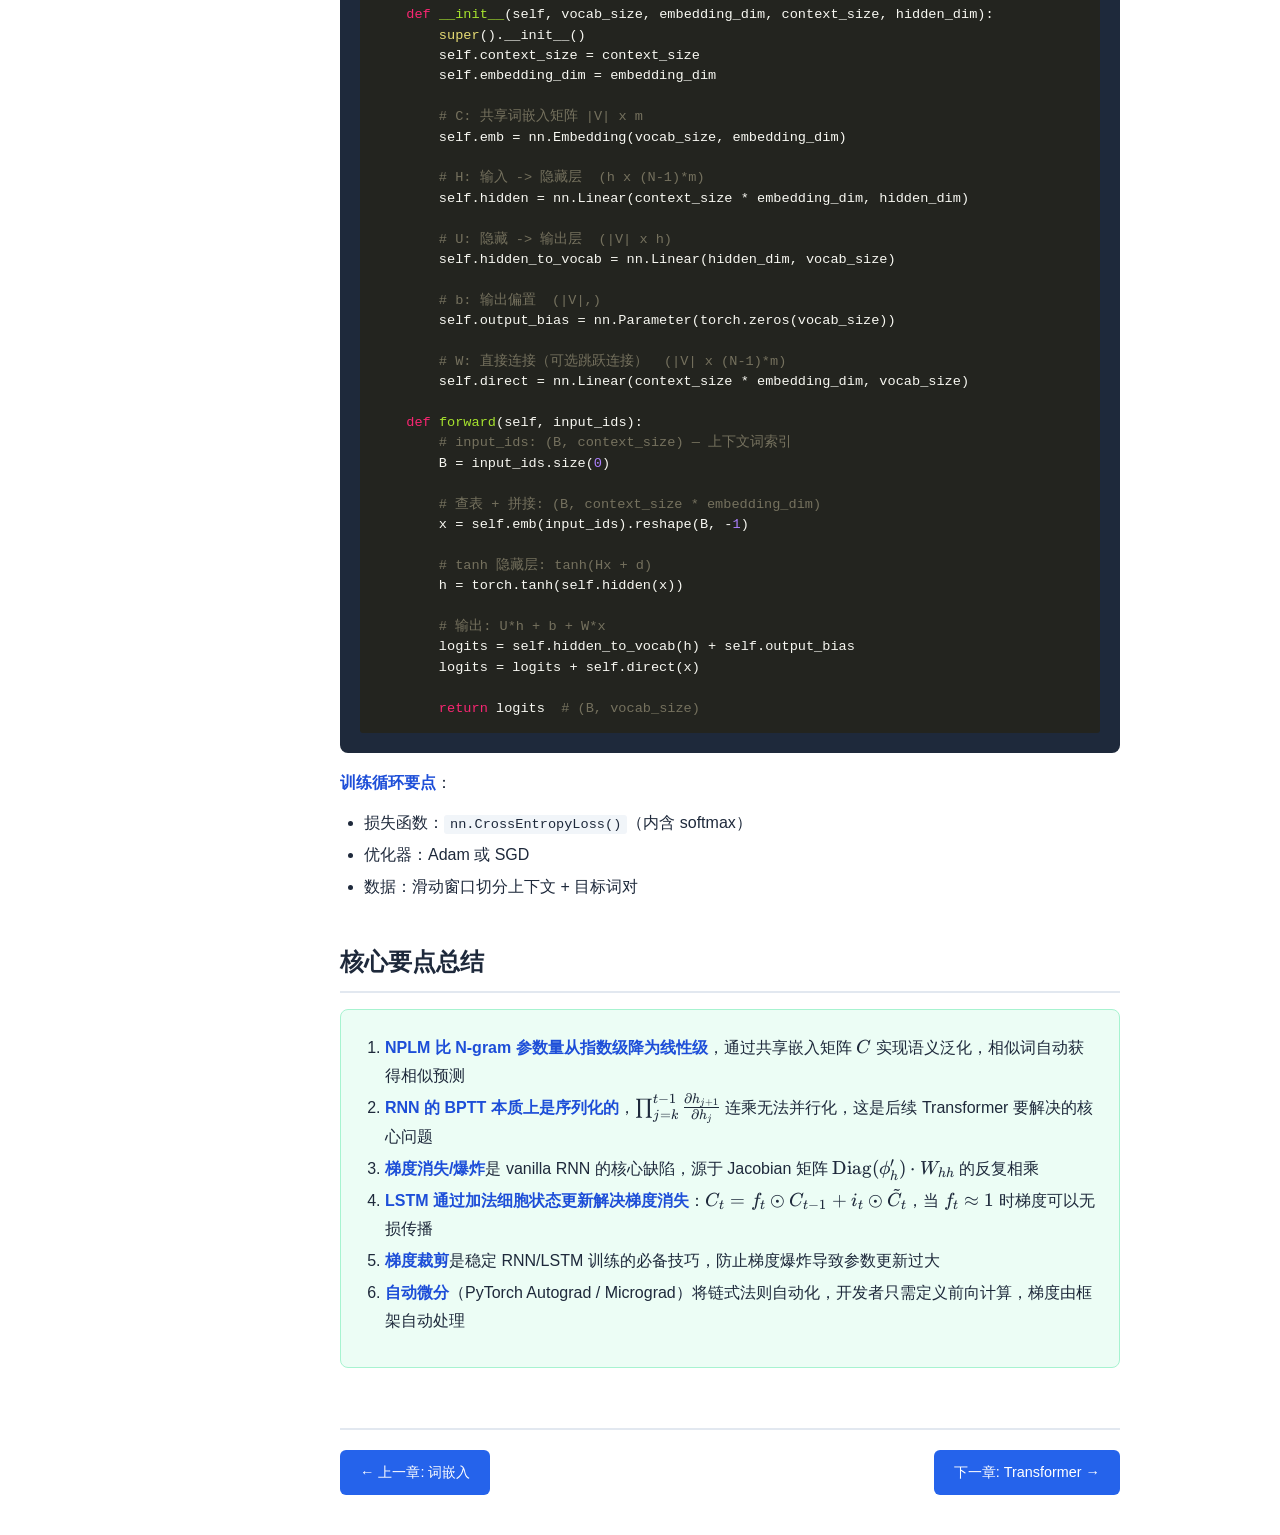
<file: 04-neural-lms.html>
<!DOCTYPE html>
<html lang="zh-CN">
<head>
    <meta charset="UTF-8">
    <meta name="viewport" content="width=device-width, initial-scale=1.0">
    <title>L04: 神经语言模型 - LLM课程笔记</title>
    <link rel="stylesheet" href="assets/katex.min.css">
    <link rel="stylesheet" href="assets/monokai-sublime.min.css">
    <script defer src="assets/katex.min.js"></script>
    <script defer src="assets/auto-render.min.js"></script>
    <script src="assets/highlight.min.js"></script>
    <script src="assets/python.min.js"></script>
    <link rel="stylesheet" href="style.css">
</head>
<body>

<!-- Header -->
<header class="header">
    <h1>NLP &amp; LLM 课程学习笔记</h1>
    <nav class="nav-links">
        <a href="index.html">目录</a>
        <a href="01-tokenization.html">01</a>
        <a href="02-ngram-lms.html">02</a>
        <a href="03-embeddings.html">03</a>
        <a href="04-neural-lms.html" class="active">04</a>
        <a href="05-transformers.html">05</a>
        <a href="06-gpts.html">06</a>
        <a href="07-bert-benchmarks.html">07</a>
        <a href="08-sft-rm-ppo.html">08</a>
    </nav>
</header>

<!-- Sidebar Toggle -->
<button class="sidebar-toggle" id="sidebarToggle">&#9776;</button>

<!-- Sidebar -->
<aside class="sidebar" id="sidebar">
    <div class="toc-title">本章目录</div>
    <a href="#sec1">1. NPLM (Bengio 2003)</a>
    <a href="#sec1-1" class="sub">1.1 核心公式</a>
    <a href="#sec1-2" class="sub">1.2 参数表</a>
    <a href="#sec1-3" class="sub">1.3 参数量对比</a>
    <a href="#sec1-4" class="sub">1.4 架构图</a>
    <a href="#sec1-5" class="sub">1.5 实验结果</a>
    <a href="#sec2">2. RNN</a>
    <a href="#sec2-1" class="sub">2.1 RNN 方程</a>
    <a href="#sec2-2" class="sub">2.2 损失函数</a>
    <a href="#sec3">3. BPTT</a>
    <a href="#sec3-1" class="sub">3.1 梯度 W_yh</a>
    <a href="#sec3-2" class="sub">3.2 梯度 W_hh</a>
    <a href="#sec3-3" class="sub">3.3 Jacobian 矩阵</a>
    <a href="#sec4">4. 梯度消失与爆炸</a>
    <a href="#sec4-1" class="sub">4.1 范数分析</a>
    <a href="#sec4-2" class="sub">4.2 两种情况</a>
    <a href="#sec4-3" class="sub">4.3 解决方案</a>
    <a href="#sec5">5. LSTM</a>
    <a href="#sec5-1" class="sub">5.1 四个组件</a>
    <a href="#sec5-2" class="sub">5.2 为何解决梯度消失</a>
    <a href="#sec5-3" class="sub">5.3 实验结果</a>
    <a href="#sec6">6. PyTorch Autograd</a>
    <a href="#sec7">7. Micrograd</a>
    <a href="#sec8">8. NPLM 完整实现</a>
    <a href="#summary">核心要点总结</a>
</aside>

<!-- Main Content -->
<main class="main">
    <h1>Lecture 04: 神经语言模型</h1>
    <blockquote>
        核心主题：NPLM (Bengio 2003)、RNN、BPTT、梯度消失/爆炸、LSTM
    </blockquote>

    <!-- Section 1: NPLM -->
    <h2 id="sec1">1. 神经概率语言模型 (NPLM, Bengio et al. 2003)</h2>

    <h3 id="sec1-1">1.1 核心公式</h3>
    <p>条件概率（softmax 输出）：</p>
    <div class="math-block">
        $$\hat{P}(w_t \mid w_{t-1}, \ldots, w_{t-N+1}) = \frac{e^{y_{w_t}}}{\sum_i e^{y_i}}$$
    </div>

    <p><strong>未归一化 log 概率</strong>：</p>
    <div class="math-block">
        $$y = b + Wx + U \cdot \tanh(d + Hx)$$
    </div>

    <p><strong>输入表示</strong>（拼接嵌入向量）：</p>
    <div class="math-block">
        $$x = (C(w_{t-1}), C(w_{t-2}), \ldots, C(w_{t-N+1})) \in \mathbb{R}^{(N-1) \times m}$$
    </div>

    <div class="info-box key">
        <strong>核心思想</strong>：将离散的词索引通过共享嵌入矩阵 $C$ 映射为连续向量，再经前馈网络计算下一词概率。
    </div>

    <h3 id="sec1-2">1.2 参数表</h3>
    <table>
        <thead>
            <tr>
                <th>参数</th>
                <th>维度</th>
                <th>角色</th>
            </tr>
        </thead>
        <tbody>
            <tr>
                <td>$C$</td>
                <td>$\mathbb{R}^{|V| \times m}$</td>
                <td>词嵌入矩阵（所有词共享）</td>
            </tr>
            <tr>
                <td>$H$</td>
                <td>$\mathbb{R}^{h \times (N-1)m}$</td>
                <td>输入 → 隐藏层权重</td>
            </tr>
            <tr>
                <td>$d$</td>
                <td>$\mathbb{R}^h$</td>
                <td>隐藏层偏置</td>
            </tr>
            <tr>
                <td>$U$</td>
                <td>$\mathbb{R}^{|V| \times h}$</td>
                <td>隐藏 → 输出层权重</td>
            </tr>
            <tr>
                <td>$W$</td>
                <td>$\mathbb{R}^{|V| \times (N-1)m}$</td>
                <td>直接连接权重（可选跳跃连接）</td>
            </tr>
            <tr>
                <td>$b$</td>
                <td>$\mathbb{R}^{|V|}$</td>
                <td>输出偏置</td>
            </tr>
        </tbody>
    </table>

    <h3 id="sec1-3">1.3 参数量对比</h3>
    <table>
        <thead>
            <tr>
                <th>模型</th>
                <th>参数量级</th>
                <th>说明</th>
            </tr>
        </thead>
        <tbody>
            <tr>
                <td>N-gram</td>
                <td>$O(|V|^N)$</td>
                <td>指数级增长，存储所有 N-gram 计数</td>
            </tr>
            <tr>
                <td>NPLM</td>
                <td>$O(|V| \cdot N \cdot m)$</td>
                <td>线性级，通过共享嵌入实现泛化</td>
            </tr>
        </tbody>
    </table>
    <div class="info-box key">
        <strong>关键优势</strong>：通过共享嵌入矩阵 $C$，NPLM 参数量从指数降为线性，同时相似词获得相似表示，实现语义泛化。
    </div>

    <h3 id="sec1-4">1.4 架构图</h3>
    <pre><code>[输出层] &larr; softmax(y) &rarr; P(w_t = i | context)
     &uarr;
(Wx + b) + U&middot;tanh(Hx + d)    &larr; "主要计算在此"
     &uarr;              &uarr;
  [直接连接 W]    [tanh 隐藏层 H]
     &uarr;              &uarr;
     x = [C(w_{t-n+1}), ..., C(w_{t-1})]   &larr; 拼接嵌入
     &uarr;
[查表 C] &larr; 共享嵌入矩阵
     &uarr;
index for w_{t-n+1}, ..., w_{t-1}</code></pre>

    <h3 id="sec1-5">1.5 实验结果</h3>
    <ul>
        <li><strong>Shakespeare 语料</strong>：正确学到 "the cat sat" &rarr; "on"（概率 60.25%）</li>
        <li><strong>WikiText-2</strong>：使用 GPT-2 tokenizer（vocab=50257, emb=64, hidden=128）</li>
        <li>验证了嵌入共享机制的泛化能力：相似上下文产生相似预测</li>
    </ul>

    <!-- Section 2: RNN -->
    <h2 id="sec2">2. 循环神经网络 (RNN)</h2>

    <h3 id="sec2-1">2.1 RNN 方程</h3>
    <p><strong>隐藏状态更新</strong>：</p>
    <div class="math-block">
        $$h_t = \phi_h(W_{xh}^T x_t + W_{hh}^T h_{t-1} + b_h)$$
    </div>

    <p><strong>输出计算</strong>：</p>
    <div class="math-block">
        $$o_t = W_{yh} \cdot h_t + b_y$$
    </div>

    <p><strong>预测概率</strong>：</p>
    <div class="math-block">
        $$\hat{y}_t = \text{softmax}(o_t)$$
    </div>

    <ul>
        <li>$\phi_h$：激活函数（tanh 或 ReLU）</li>
        <li>$W_{hh}$：循环权重（记忆单元），使信息在时间步之间传递</li>
        <li>时间展开：$h_0 \to h_1 \to h_2 \to \ldots \to h_T$</li>
    </ul>

    <div class="info-box formula">
        <strong>与 NPLM 的区别</strong>：RNN 通过隐藏状态 $h_t$ 理论上可以建模任意长度的上下文，而 NPLM 只能看固定窗口 $N-1$ 个词。
    </div>

    <h3 id="sec2-2">2.2 损失函数</h3>
    <p>交叉熵损失（对所有时间步求和）：</p>
    <div class="math-block">
        $$L(\hat{y}, y) = -\sum_{t=1}^T y_t \log \hat{y}_t = -\sum_{t=1}^T L_t$$
    </div>

    <!-- Section 3: BPTT -->
    <h2 id="sec3">3. 时间反向传播 (BPTT)</h2>

    <h3 id="sec3-1">3.1 对 $W_{yh}$ 的梯度（简单情况）</h3>
    <p>$W_{yh}$ 只直接影响当前时间步的输出，梯度计算直接：</p>
    <div class="math-block">
        $$\frac{\partial L}{\partial W_{yh}} = \sum_{t=1}^T \frac{\partial L_t}{\partial \hat{y}_t} \cdot \frac{\partial \hat{y}_t}{\partial o_t} \cdot \frac{\partial o_t}{\partial W_{yh}}$$
    </div>

    <h3 id="sec3-2">3.2 对 $W_{hh}$ 的梯度（关键难点）</h3>
    <p>$W_{hh}$ 影响<strong>所有未来隐藏状态</strong>，需要累加所有路径的梯度贡献：</p>
    <div class="math-block">
        $$\frac{\partial L}{\partial W_{hh}} = \sum_{t=1}^T \sum_{k=1}^t \frac{\partial L_t}{\partial \hat{y}_t} \cdot \frac{\partial \hat{y}_t}{\partial h_t} \cdot \frac{\partial h_t}{\partial h_k} \cdot \frac{\partial h_k}{\partial W_{hh}}$$
    </div>

    <p><strong>核心项</strong> &mdash; 隐藏状态之间的梯度传播：</p>
    <div class="math-block">
        $$\frac{\partial h_t}{\partial h_k} = \prod_{j=k}^{t-1} \frac{\partial h_{j+1}}{\partial h_j}$$
    </div>

    <div class="info-box warning">
        <strong>关键问题</strong>：当 $t - k$ 很大时，这个连乘项要么指数衰减（梯度消失），要么指数增长（梯度爆炸）。
    </div>

    <h3 id="sec3-3">3.3 Jacobian 矩阵</h3>
    <p>相邻时间步的 Jacobian：</p>
    <div class="math-block">
        $$\frac{\partial h_t}{\partial h_{t-1}} = \text{Diag}(\phi'_h) \cdot W_{hh}$$
    </div>
    <p>其中 $\text{Diag}(\phi'_h)$ 是激活函数导数构成的对角矩阵。对于 tanh，$\phi'_h \in (0, 1]$。</p>

    <!-- Section 4: Gradient Problems -->
    <h2 id="sec4">4. 梯度消失与爆炸</h2>

    <h3 id="sec4-1">4.1 范数分析</h3>
    <div class="math-block">
        $$\left\|\frac{\partial h_t}{\partial h_k}\right\| \leq \prod_{i=k}^{t-1} \|\text{Diag}(\phi'_h)\| \cdot \|W_{hh}\| \leq (\gamma_h \cdot \gamma_w)^{t-k}$$
    </div>
    <p>其中：</p>
    <ul>
        <li>$\gamma_h = \|\text{Diag}(\phi'_h)\| \leq 1$（tanh 导数最大为 1，sigmoid 最大为 0.25）</li>
        <li>$\gamma_w = \|W_{hh}\|$（权重矩阵的谱范数）</li>
    </ul>

    <h3 id="sec4-2">4.2 两种情况</h3>
    <table>
        <thead>
            <tr>
                <th>条件</th>
                <th>结果</th>
                <th>后果</th>
            </tr>
        </thead>
        <tbody>
            <tr>
                <td>$\gamma_h \cdot \gamma_w &lt; 1$</td>
                <td>$(\gamma_h \gamma_w)^{t-k} \to 0$</td>
                <td><strong>梯度消失</strong> &mdash; 无法学习长距离依赖</td>
            </tr>
            <tr>
                <td>$\gamma_h \cdot \gamma_w &gt; 1$</td>
                <td>$(\gamma_h \gamma_w)^{t-k} \to \infty$</td>
                <td><strong>梯度爆炸</strong> &mdash; 训练不稳定，loss 发散</td>
            </tr>
        </tbody>
    </table>

    <div class="info-box key">
        <strong>直觉</strong>：tanh 的导数最大为 1，如果 $\|W_{hh}\|$ 的谱范数也小于 1，则每传一步梯度都缩小，经过几十步后梯度几乎为零。反之若谱范数大于 1 则梯度指数爆炸。
    </div>

    <h3 id="sec4-3">4.3 解决方案</h3>
    <table>
        <thead>
            <tr>
                <th>方案</th>
                <th>解决问题</th>
                <th>方法</th>
            </tr>
        </thead>
        <tbody>
            <tr>
                <td><strong>梯度裁剪</strong></td>
                <td>梯度爆炸</td>
                <td>若 $\|g\| > \text{threshold}$，则 $g \leftarrow \frac{\text{threshold}}{\|g\|} \cdot g$</td>
            </tr>
            <tr>
                <td><strong>Leaky Integration</strong></td>
                <td>梯度消失</td>
                <td>$h_t = \alpha h_{t-1} + (1-\alpha) f(x_t, h_{t-1})$，保留部分旧状态</td>
            </tr>
            <tr>
                <td><strong>LSTM / GRU</strong></td>
                <td>梯度消失</td>
                <td>门控机制 + 加法更新，梯度可无阻碍流动</td>
            </tr>
        </tbody>
    </table>

    <!-- Section 5: LSTM -->
    <h2 id="sec5">5. LSTM (长短期记忆网络)</h2>

    <h3 id="sec5-1">5.1 四个组件</h3>

    <p><strong>1) 遗忘门</strong>（决定丢弃什么信息）：</p>
    <div class="math-block">
        $$f_t = \sigma(W_f \cdot [h_{t-1}, x_t] + b_f)$$
    </div>

    <p><strong>2) 输入门</strong>（决定存储什么新信息）：</p>
    <div class="math-block">
        $$i_t = \sigma(W_i \cdot [h_{t-1}, x_t] + b_i)$$
    </div>

    <p><strong>3) 候选细胞值</strong>：</p>
    <div class="math-block">
        $$\tilde{C}_t = \tanh(W_C \cdot [h_{t-1}, x_t] + b_C)$$
    </div>

    <p><strong>4) 细胞状态更新</strong>：</p>
    <div class="math-block">
        $$C_t = f_t \odot C_{t-1} + i_t \odot \tilde{C}_t$$
    </div>

    <p><strong>5) 输出门</strong>：</p>
    <div class="math-block">
        $$o_t = \sigma(W_o \cdot [h_{t-1}, x_t] + b_o)$$
    </div>

    <p><strong>6) 隐藏状态输出</strong>：</p>
    <div class="math-block">
        $$h_t = o_t \odot \tanh(C_t)$$
    </div>

    <div class="info-box formula">
        <strong>符号说明</strong>：$\sigma$ = sigmoid 函数，$\odot$ = 逐元素乘法（Hadamard product），$[\cdot, \cdot]$ = 向量拼接。
    </div>

    <h3 id="sec5-2">5.2 为什么 LSTM 解决梯度消失</h3>
    <p>细胞状态 $C_t$ 使用<strong>加法更新</strong>（而非乘法），梯度可以沿着"恒定误差传送带"(Constant Error Carousel) 无阻碍流动：</p>
    <div class="math-block">
        $$C_t = f_t \odot C_{t-1} + i_t \odot \tilde{C}_t$$
    </div>
    <p>当遗忘门 $f_t \approx 1$ 时：</p>
    <div class="math-block">
        $$\frac{\partial C_t}{\partial C_{t-1}} = f_t \approx 1$$
    </div>
    <p>梯度不衰减，信息可以跨越很长的时间步传播。这与 vanilla RNN 中 $\frac{\partial h_t}{\partial h_{t-1}} = \text{Diag}(\phi'_h) \cdot W_{hh}$（连乘导致衰减）形成鲜明对比。</p>

    <h3 id="sec5-3">5.3 实验结果 (WikiText-2)</h3>
    <table>
        <thead>
            <tr>
                <th>Epoch</th>
                <th>Train PPL</th>
                <th>Valid PPL</th>
            </tr>
        </thead>
        <tbody>
            <tr>
                <td>1</td>
                <td>1521.01</td>
                <td>971.39</td>
            </tr>
            <tr>
                <td>5</td>
                <td>398.48</td>
                <td>433.80</td>
            </tr>
            <tr>
                <td>10</td>
                <td>212.12</td>
                <td>317.88</td>
            </tr>
        </tbody>
    </table>
    <p><strong>测试集 PPL = 326.15</strong>（2层 LSTM, hidden=200, 10 个 epoch）</p>
    <div class="info-box formula">
        <strong>对比</strong>：LSTM 相比 vanilla RNN 可以更有效地捕获长距离依赖，PPL 显著更低。但相比后续的 Transformer 架构，LSTM 仍受限于序列化计算。
    </div>

    <!-- Section 6: PyTorch Autograd -->
    <h2 id="sec6">6. PyTorch 自动微分 (Autograd)</h2>

    <p><strong>核心概念</strong>：PyTorch 通过计算图自动追踪所有涉及 <code>requires_grad=True</code> 张量的操作，调用 <code>.backward()</code> 即可自动计算梯度。</p>

    <pre><code class="language-python">import torch

# 创建需要梯度的张量
x = torch.ones(2, 2, requires_grad=True)
y = x + 2
z = y * y * 3
out = z.mean()

# 反向传播
out.backward()
print(x.grad)  # tensor([[4.5000, 4.5000],
                #         [4.5000, 4.5000]])</code></pre>

    <p><strong>验证</strong>：$\text{out} = \frac{3}{4}\sum(x+2)^2$，因此 $\frac{\partial \text{out}}{\partial x} = \frac{3}{2}(x+2) = \frac{3}{2} \times 3 = 4.5$ &#10003;</p>

    <h3>Tensor/NumPy 共享内存</h3>
    <pre><code class="language-python">import torch

a = torch.ones(5)
b = a.numpy()       # 共享内存！
a.add_(1)           # a 和 b 都变成 [2, 2, 2, 2, 2]
print(b)            # [2. 2. 2. 2. 2.]

# 反向：numpy -> tensor 也共享
import numpy as np
c = np.ones(5)
d = torch.from_numpy(c)
np.add(c, 1, out=c)  # c 和 d 都变成 [2, 2, 2, 2, 2]</code></pre>

    <div class="info-box warning">
        <strong>注意</strong>：共享内存意味着修改其中一个会影响另一个。在需要独立副本时使用 <code>.clone()</code> 或 <code>.copy()</code>。
    </div>

    <!-- Section 7: Micrograd -->
    <h2 id="sec7">7. Micrograd（手写自动微分引擎）</h2>

    <p>Micrograd 是 Karpathy 实现的极简自动微分引擎，核心是 <code>Value</code> 类，演示链式法则如何在计算图中传播梯度：</p>

    <pre><code class="language-python">class Value:
    def __init__(self, data, _children=(), _op=''):
        self.data = data
        self.grad = 0
        self._backward = lambda: None
        self._prev = set(_children)

    def __add__(self, other):
        other = other if isinstance(other, Value) else Value(other)
        out = Value(self.data + other.data, (self, other), '+')

        def _backward():
            self.grad += out.grad       # dL/d(self) = dL/d(out) * 1
            other.grad += out.grad      # dL/d(other) = dL/d(out) * 1
        out._backward = _backward
        return out

    def __mul__(self, other):
        other = other if isinstance(other, Value) else Value(other)
        out = Value(self.data * other.data, (self, other), '*')

        def _backward():
            self.grad += other.data * out.grad  # dL/d(self) = other * dL/d(out)
            other.grad += self.data * out.grad  # dL/d(other) = self * dL/d(out)
        out._backward = _backward
        return out

    def backward(self):
        # 拓扑排序 -> 逆序应用链式法则
        topo = []
        visited = set()
        def build_topo(v):
            if v not in visited:
                visited.add(v)
                for child in v._prev:
                    build_topo(child)
                topo.append(v)
        build_topo(self)
        self.grad = 1
        for v in reversed(topo):
            v._backward()</code></pre>

    <div class="info-box key">
        <strong>链式法则的本质</strong>：每个运算节点只需要知道"输出梯度"和"局部导数"，二者相乘即得"输入梯度"。<code>backward()</code> 通过拓扑排序保证每个节点在其所有消费者之后才被处理。
    </div>

    <!-- Section 8: NPLM Implementation -->
    <h2 id="sec8">8. NPLM 完整实现 (BengioNPLM)</h2>

    <pre><code class="language-python">import torch
import torch.nn as nn

class BengioNPLM(nn.Module):
    """
    Neural Probabilistic Language Model (Bengio et al., 2003)
    y = b + Wx + U * tanh(d + Hx)
    """
    def __init__(self, vocab_size, embedding_dim, context_size, hidden_dim):
        super().__init__()
        self.context_size = context_size
        self.embedding_dim = embedding_dim

        # C: 共享词嵌入矩阵 |V| x m
        self.emb = nn.Embedding(vocab_size, embedding_dim)

        # H: 输入 -> 隐藏层  (h x (N-1)*m)
        self.hidden = nn.Linear(context_size * embedding_dim, hidden_dim)

        # U: 隐藏 -> 输出层  (|V| x h)
        self.hidden_to_vocab = nn.Linear(hidden_dim, vocab_size)

        # b: 输出偏置  (|V|,)
        self.output_bias = nn.Parameter(torch.zeros(vocab_size))

        # W: 直接连接（可选跳跃连接）  (|V| x (N-1)*m)
        self.direct = nn.Linear(context_size * embedding_dim, vocab_size)

    def forward(self, input_ids):
        # input_ids: (B, context_size) — 上下文词索引
        B = input_ids.size(0)

        # 查表 + 拼接: (B, context_size * embedding_dim)
        x = self.emb(input_ids).reshape(B, -1)

        # tanh 隐藏层: tanh(Hx + d)
        h = torch.tanh(self.hidden(x))

        # 输出: U*h + b + W*x
        logits = self.hidden_to_vocab(h) + self.output_bias
        logits = logits + self.direct(x)

        return logits  # (B, vocab_size)</code></pre>

    <p><strong>训练循环要点</strong>：</p>
    <ul>
        <li>损失函数：<code>nn.CrossEntropyLoss()</code>（内含 softmax）</li>
        <li>优化器：Adam 或 SGD</li>
        <li>数据：滑动窗口切分上下文 + 目标词对</li>
    </ul>

    <!-- Summary -->
    <h2 id="summary">核心要点总结</h2>
    <div class="info-box key">
        <ol>
            <li><strong>NPLM 比 N-gram 参数量从指数级降为线性级</strong>，通过共享嵌入矩阵 $C$ 实现语义泛化，相似词自动获得相似预测</li>
            <li><strong>RNN 的 BPTT 本质上是序列化的</strong>，$\prod_{j=k}^{t-1} \frac{\partial h_{j+1}}{\partial h_j}$ 连乘无法并行化，这是后续 Transformer 要解决的核心问题</li>
            <li><strong>梯度消失/爆炸</strong>是 vanilla RNN 的核心缺陷，源于 Jacobian 矩阵 $\text{Diag}(\phi'_h) \cdot W_{hh}$ 的反复相乘</li>
            <li><strong>LSTM 通过加法细胞状态更新解决梯度消失</strong>：$C_t = f_t \odot C_{t-1} + i_t \odot \tilde{C}_t$，当 $f_t \approx 1$ 时梯度可以无损传播</li>
            <li><strong>梯度裁剪</strong>是稳定 RNN/LSTM 训练的必备技巧，防止梯度爆炸导致参数更新过大</li>
            <li><strong>自动微分</strong>（PyTorch Autograd / Micrograd）将链式法则自动化，开发者只需定义前向计算，梯度由框架自动处理</li>
        </ol>
    </div>

    <!-- Page Navigation -->
    <div class="page-nav">
        <a href="03-embeddings.html">&larr; 上一章: 词嵌入</a>
        <a href="05-transformers.html">下一章: Transformer &rarr;</a>
    </div>
</main>

<script>
    hljs.highlightAll();

    // Sidebar toggle
    var sidebar = document.getElementById('sidebar');
    var toggle = document.getElementById('sidebarToggle');
    if (toggle) {
        toggle.addEventListener('click', function() {
            sidebar.classList.toggle('open');
        });
    }
    // Close sidebar on link click (mobile)
    if (sidebar) {
        sidebar.querySelectorAll('a').forEach(function(link) {
            link.addEventListener('click', function() {
                if (window.innerWidth <= 1024) {
                    sidebar.classList.remove('open');
                }
            });
        });
    }
</script>
<script>
    document.addEventListener("DOMContentLoaded", function() {
        renderMathInElement(document.body, {
            delimiters: [
                {left: "$$", right: "$$", display: true},
                {left: "$", right: "$", display: false}
            ],
            throwOnError: false
        });
    });
</script>
</body>
</html>
</file>
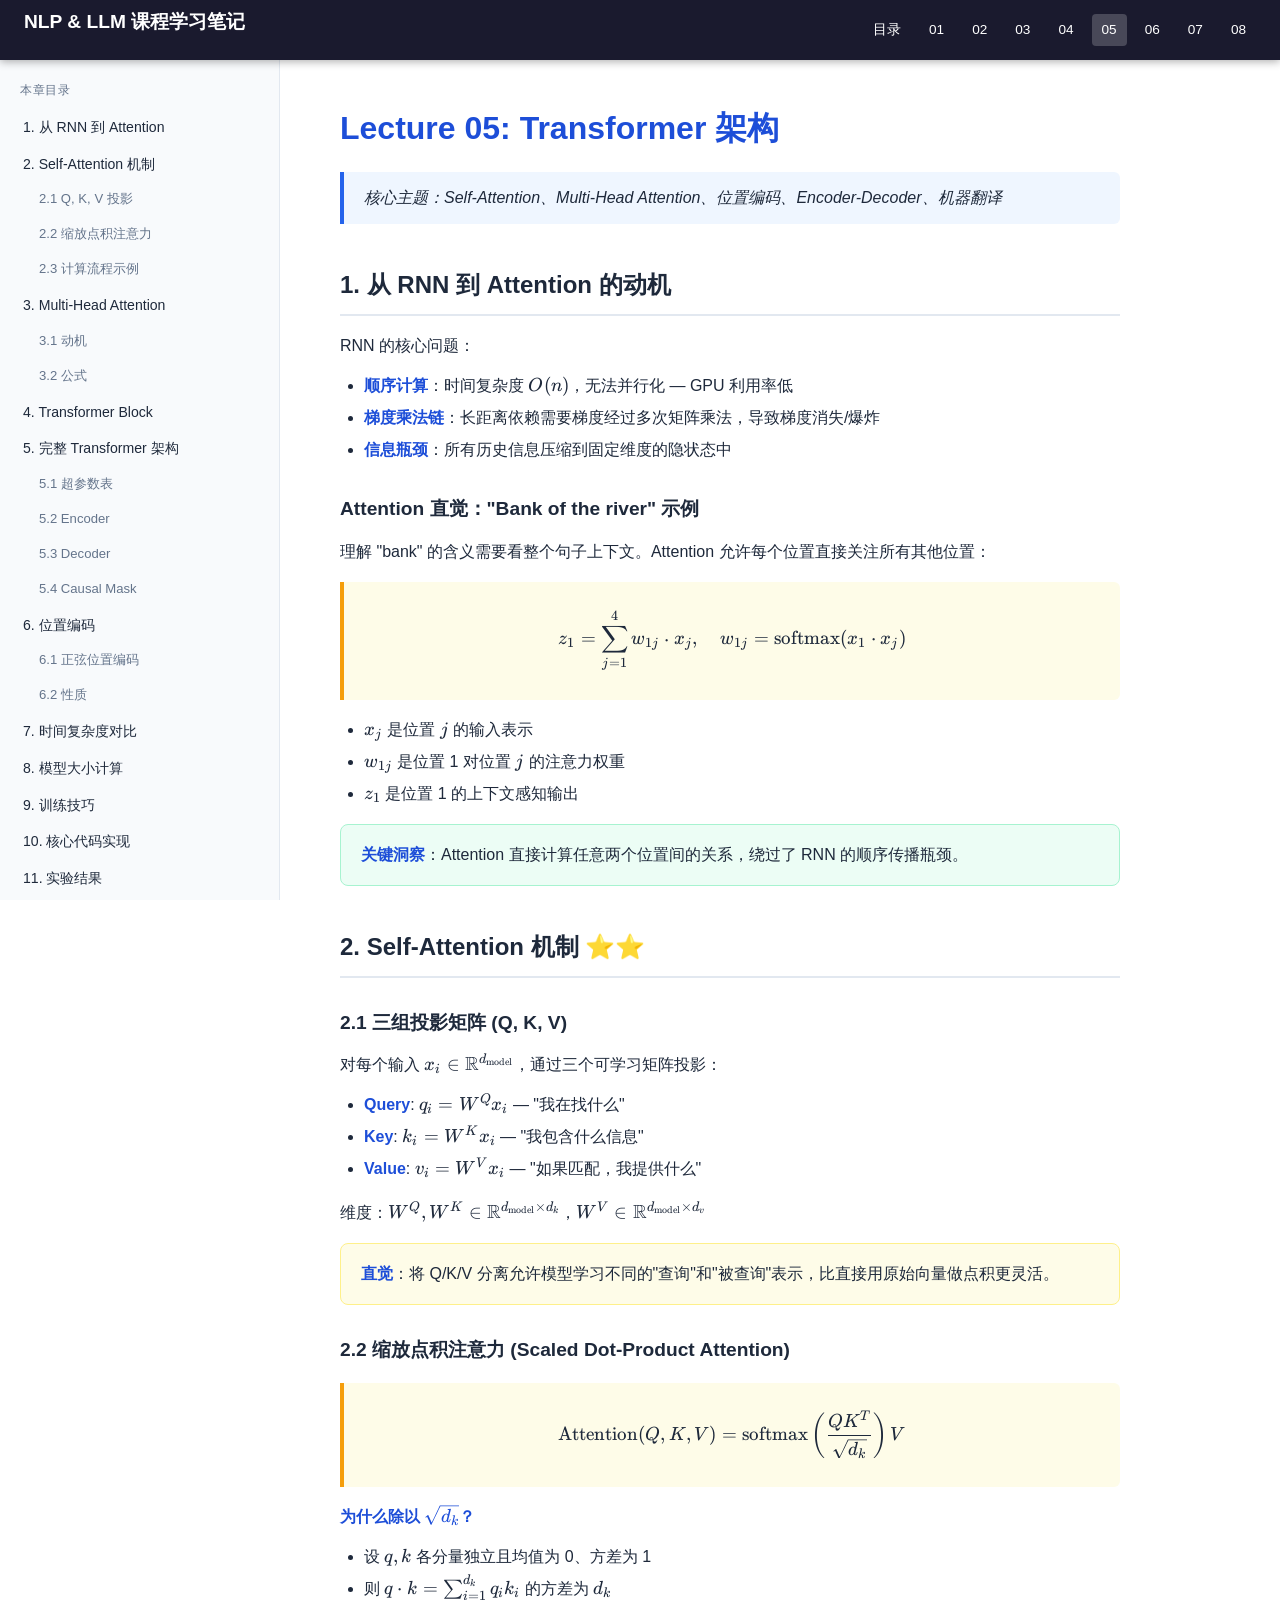
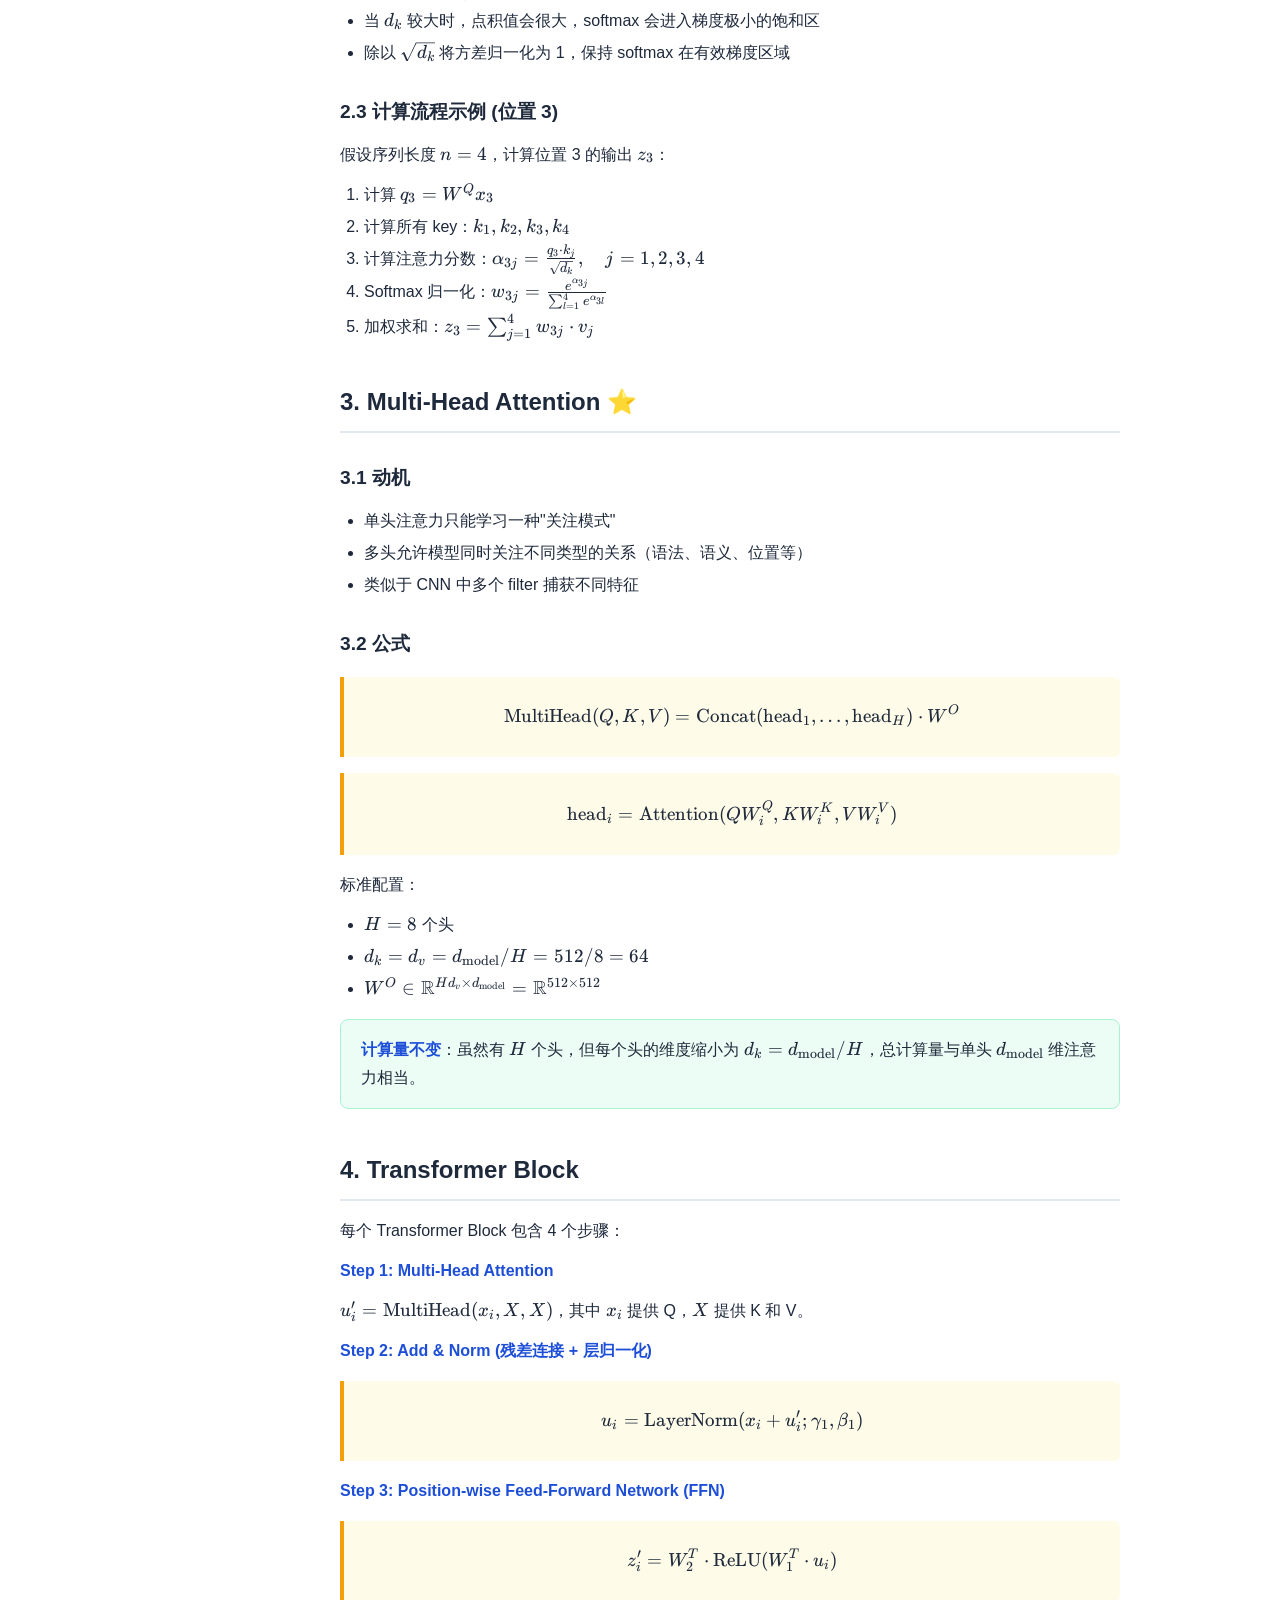
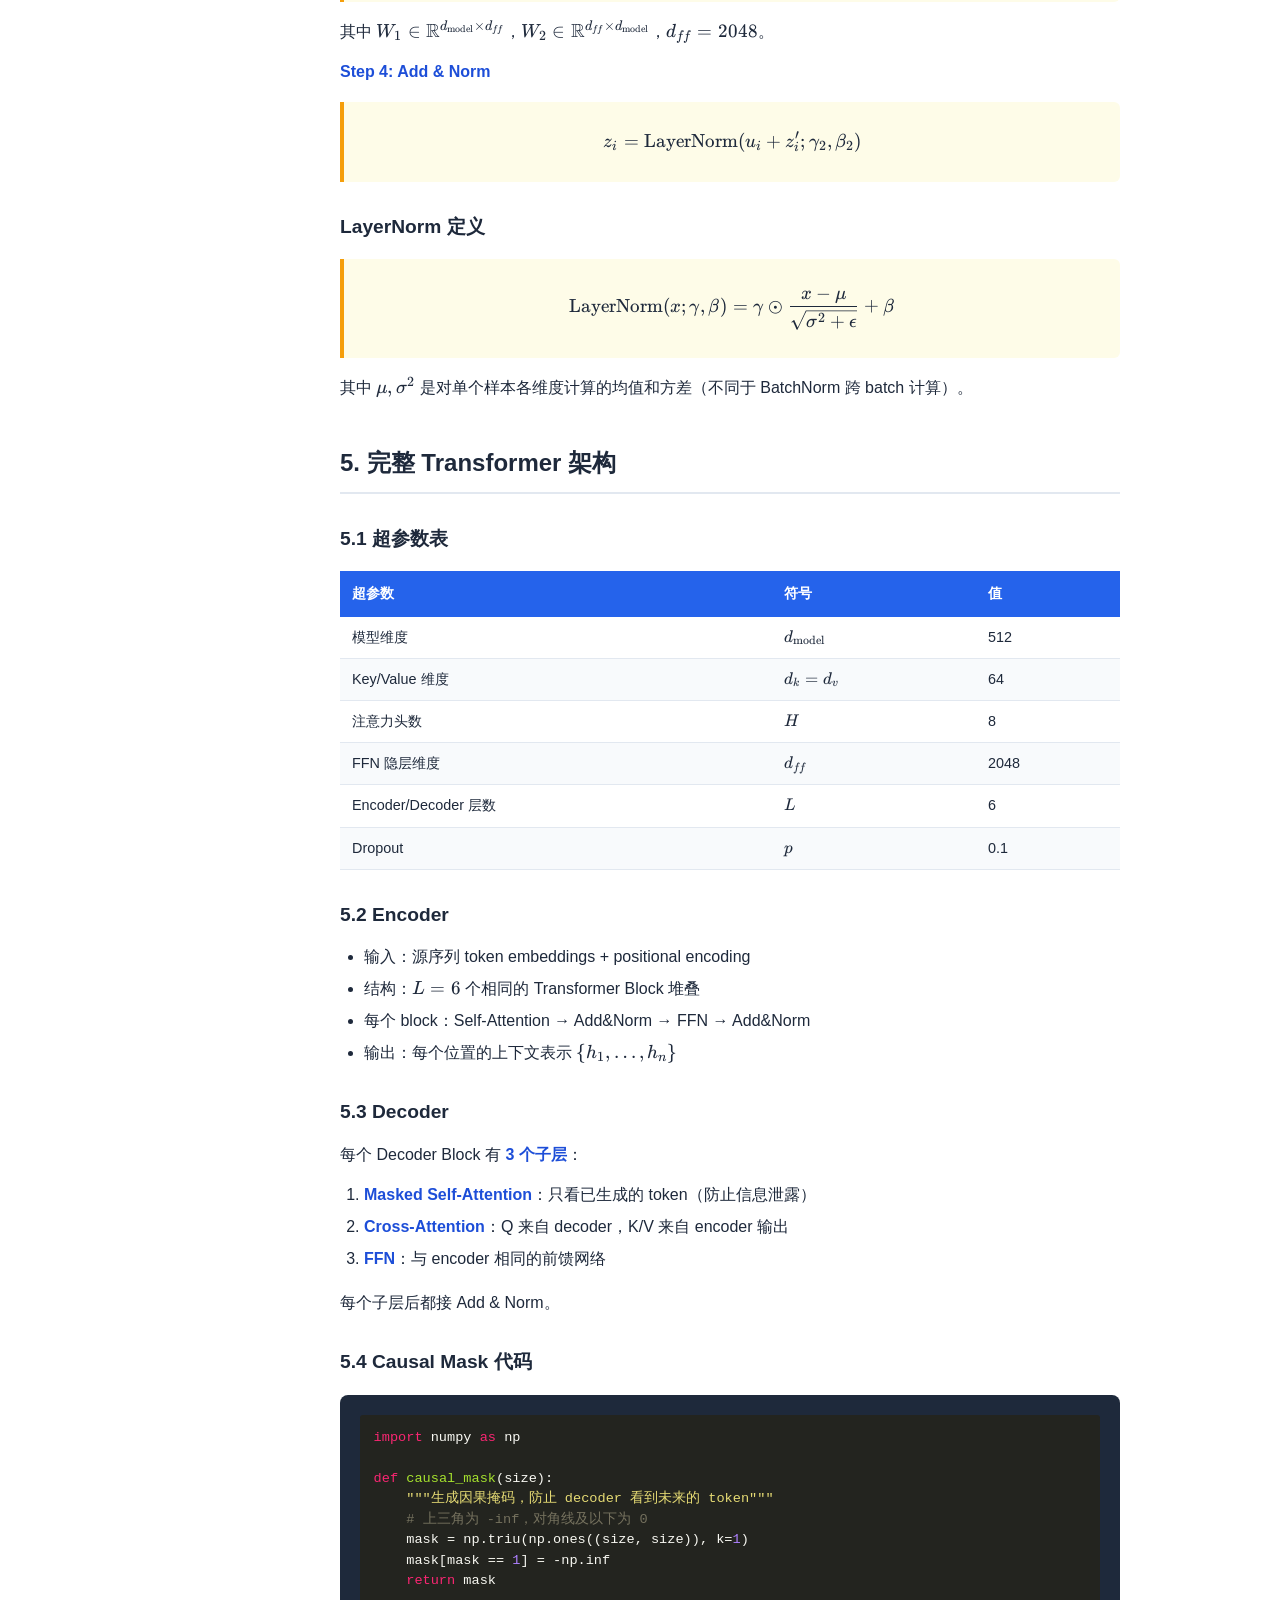
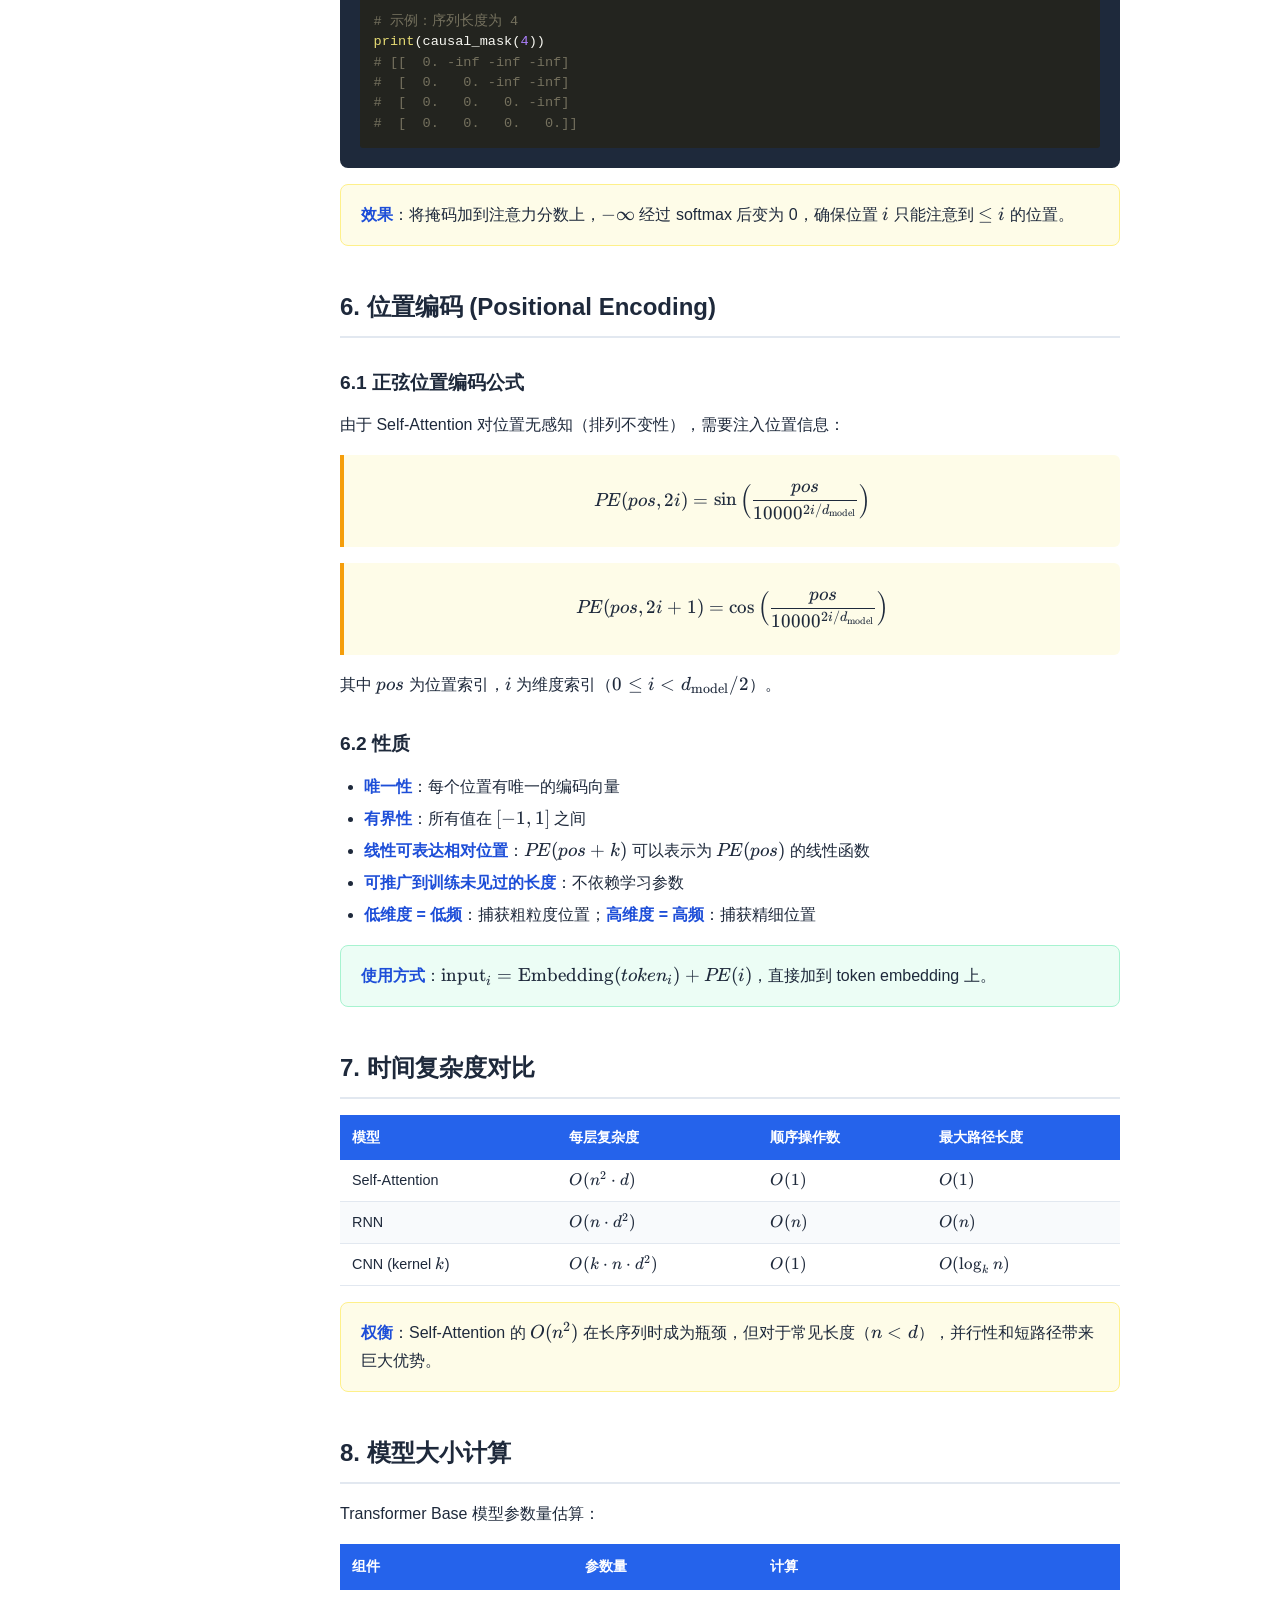
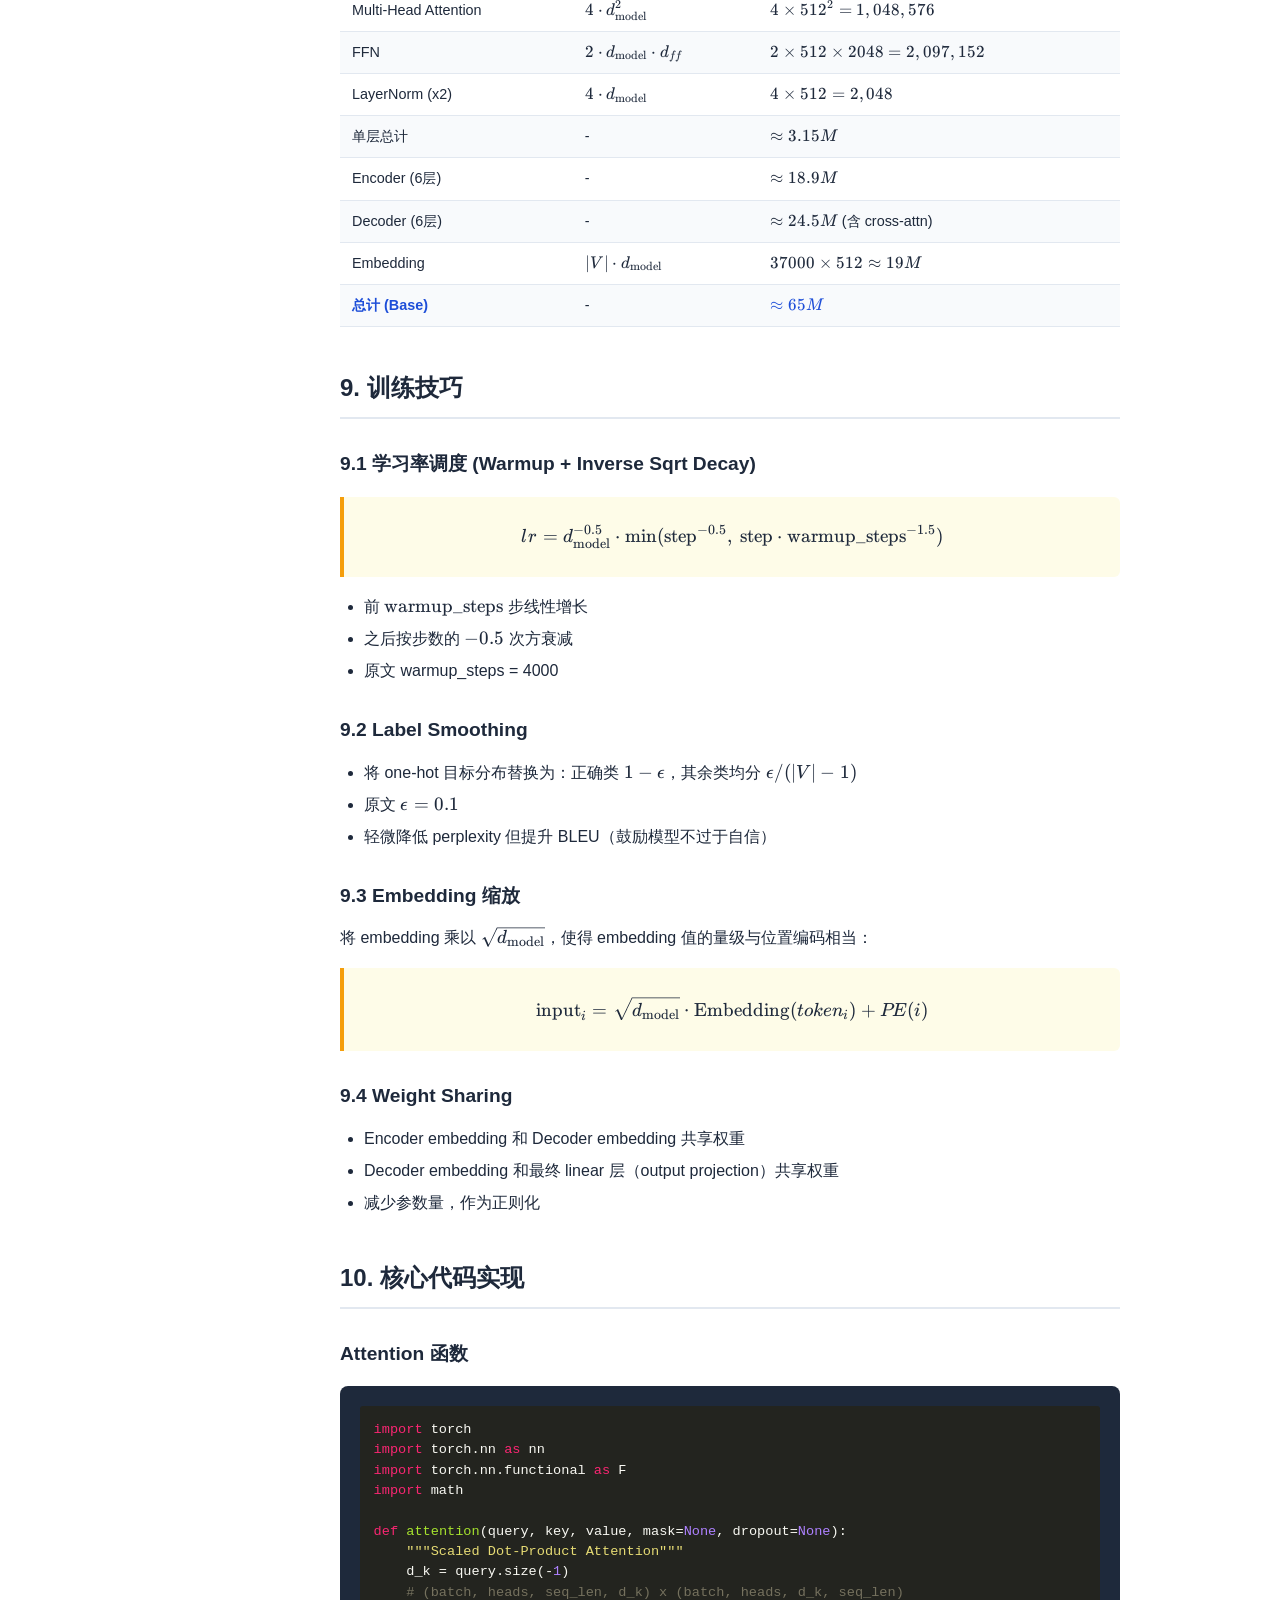
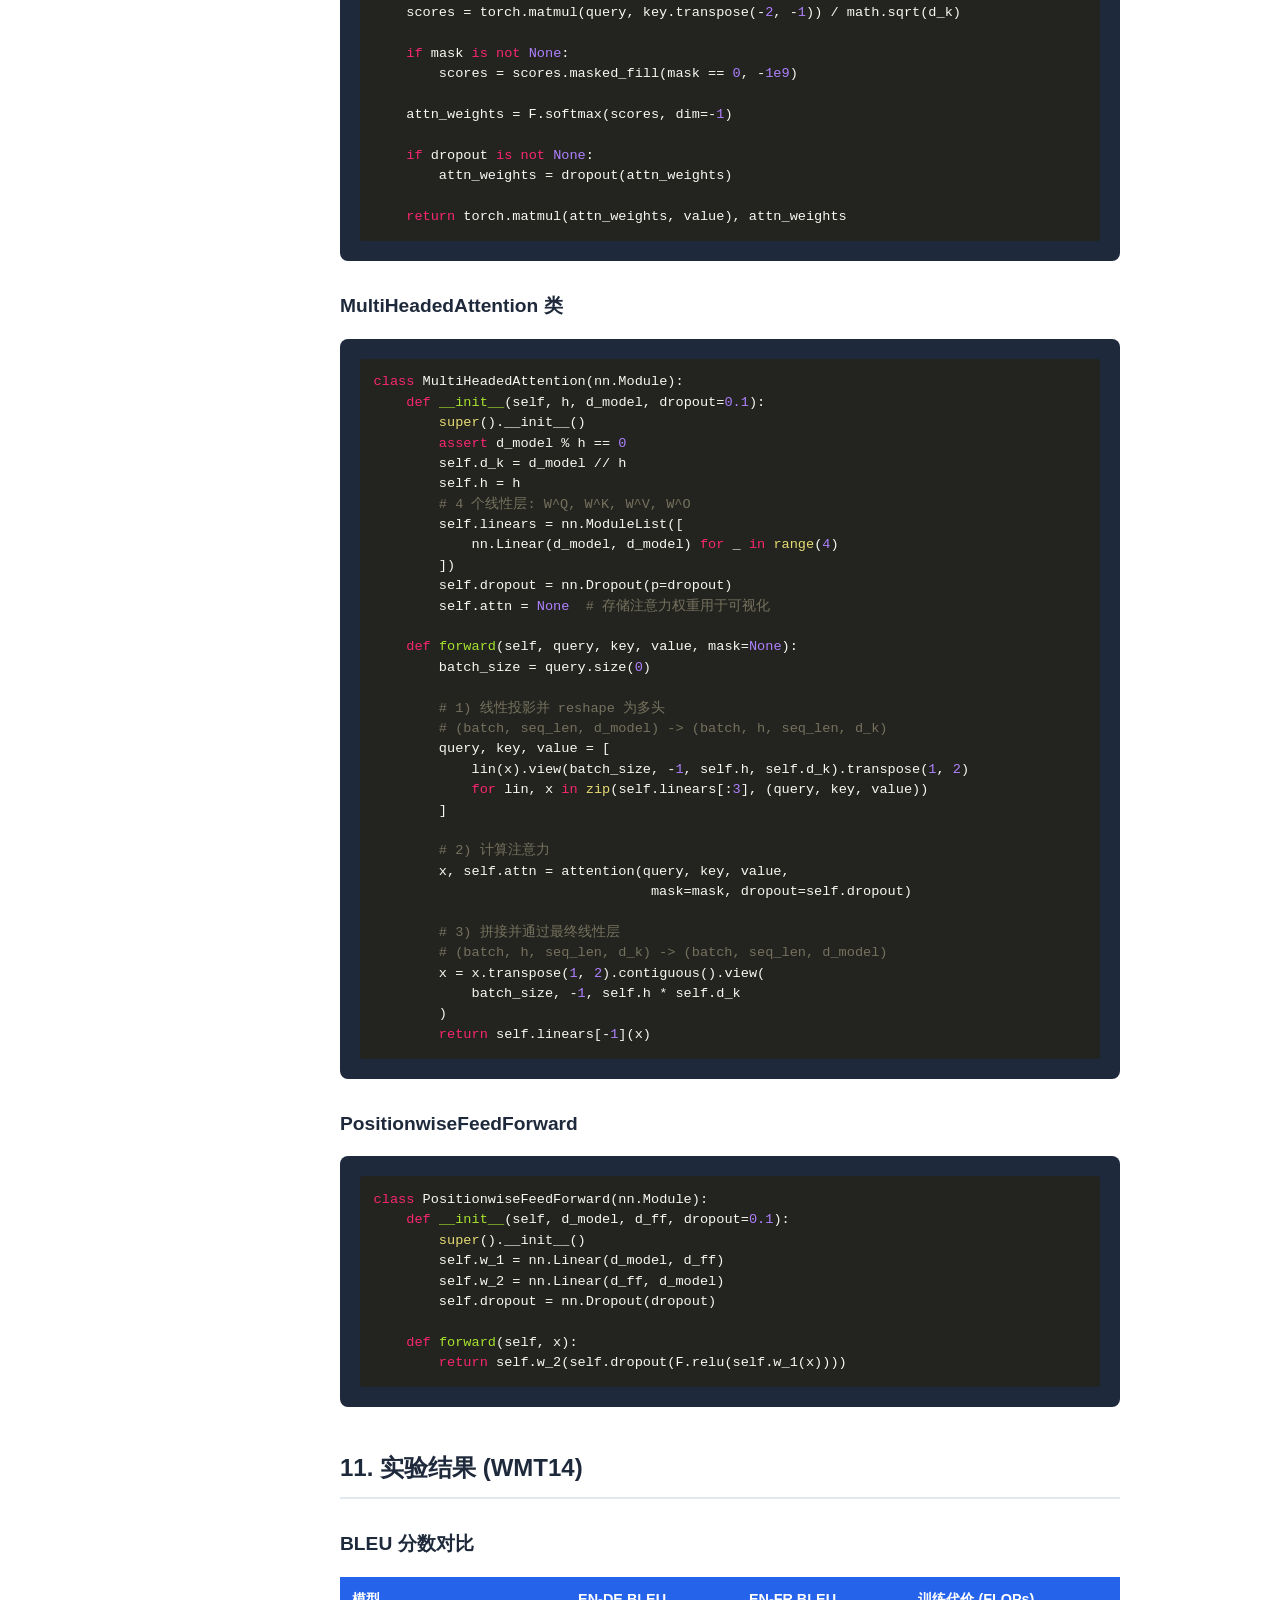
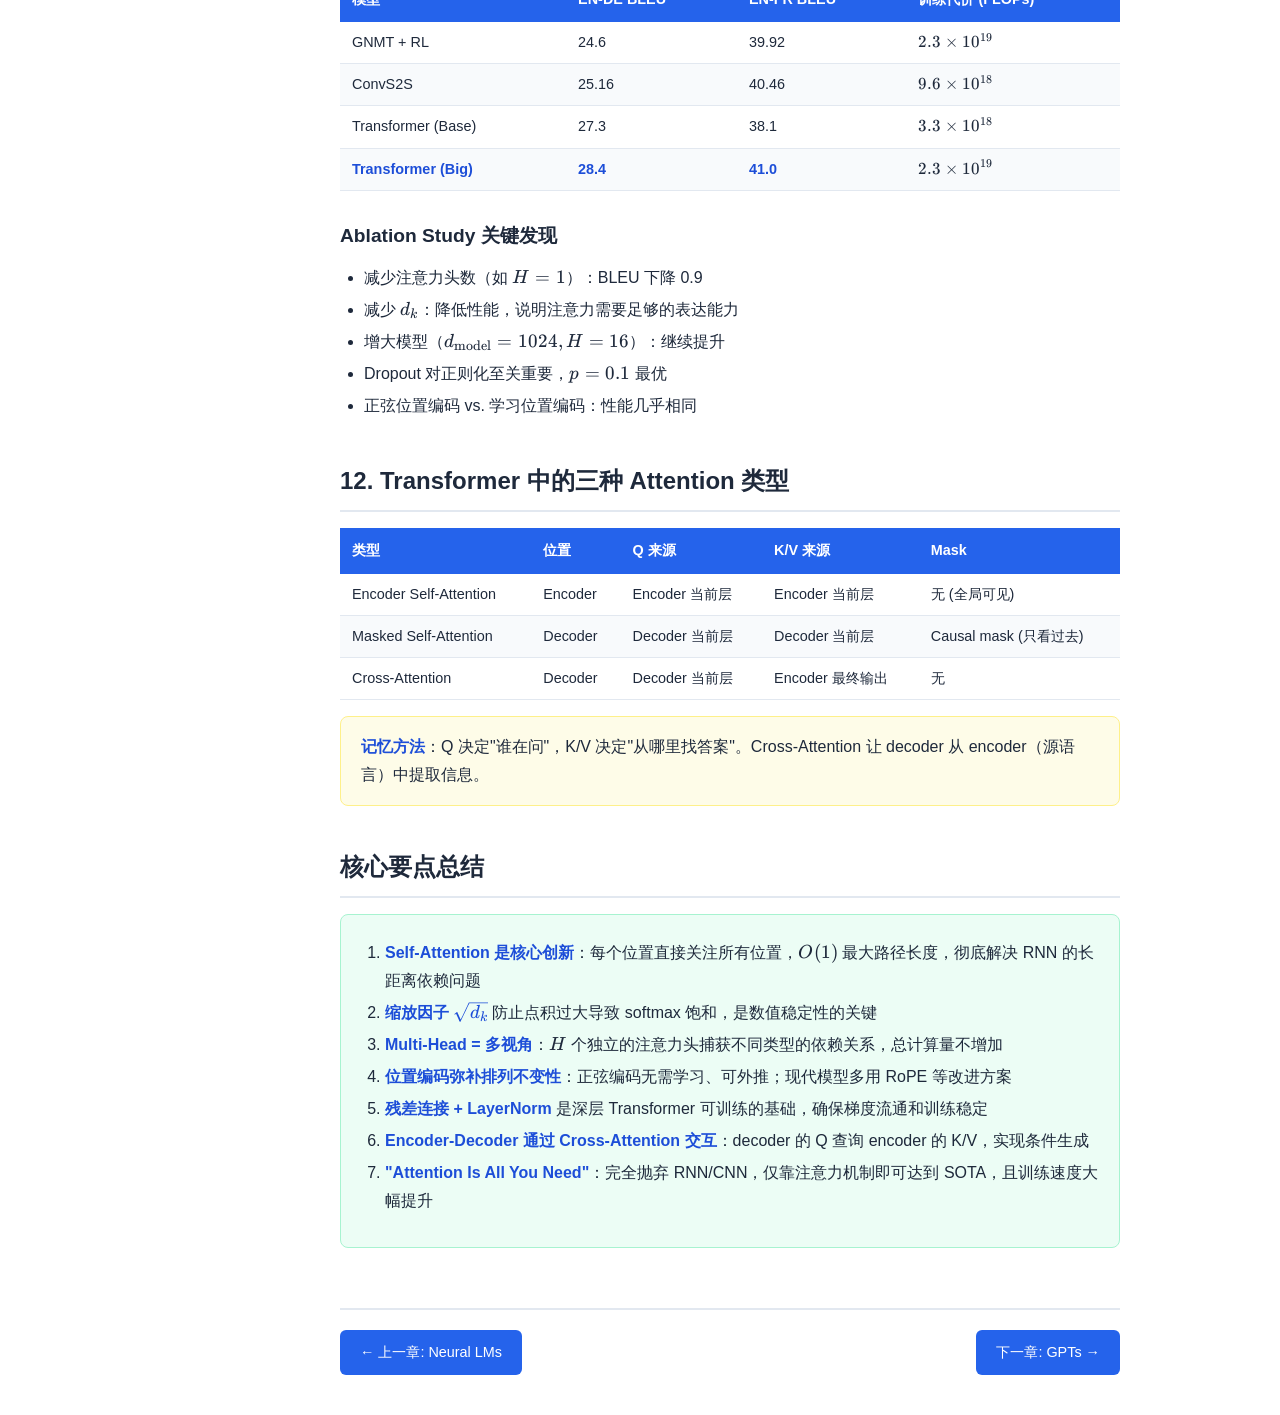
<file: 05-transformer.html>
<!DOCTYPE html>
<html lang="zh-CN">
<head>
    <meta charset="UTF-8">
    <meta name="viewport" content="width=device-width, initial-scale=1.0">
    <title>L05: Transformer - LLM课程笔记</title>
    <link rel="stylesheet" href="assets/katex.min.css">
    <link rel="stylesheet" href="assets/monokai-sublime.min.css">
    <script defer src="assets/katex.min.js"></script>
    <script defer src="assets/auto-render.min.js"></script>
    <script src="assets/highlight.min.js"></script>
    <script src="assets/python.min.js"></script>
    <link rel="stylesheet" href="style.css">
</head>
<body>

<!-- Header -->
<header class="header">
    <h1>NLP &amp; LLM 课程学习笔记</h1>
    <nav class="nav-links">
        <a href="index.html">目录</a>
        <a href="01-tokenization.html">01</a>
        <a href="02-ngram-lm.html">02</a>
        <a href="03-embeddings.html">03</a>
        <a href="04-neural-lm.html">04</a>
        <a href="05-transformer.html" class="active">05</a>
        <a href="06-gpt.html">06</a>
        <a href="07-bert-benchmarks.html">07</a>
        <a href="08-sft-rm-ppo.html">08</a>
    </nav>
</header>

<!-- Sidebar Toggle -->
<button class="sidebar-toggle" id="sidebarToggle">&#9776;</button>

<!-- Sidebar -->
<aside class="sidebar" id="sidebar">
    <div class="toc-title">本章目录</div>
    <a href="#sec1">1. 从 RNN 到 Attention</a>
    <a href="#sec2">2. Self-Attention 机制</a>
    <a href="#sec2-1" class="sub">2.1 Q, K, V 投影</a>
    <a href="#sec2-2" class="sub">2.2 缩放点积注意力</a>
    <a href="#sec2-3" class="sub">2.3 计算流程示例</a>
    <a href="#sec3">3. Multi-Head Attention</a>
    <a href="#sec3-1" class="sub">3.1 动机</a>
    <a href="#sec3-2" class="sub">3.2 公式</a>
    <a href="#sec4">4. Transformer Block</a>
    <a href="#sec5">5. 完整 Transformer 架构</a>
    <a href="#sec5-1" class="sub">5.1 超参数表</a>
    <a href="#sec5-2" class="sub">5.2 Encoder</a>
    <a href="#sec5-3" class="sub">5.3 Decoder</a>
    <a href="#sec5-4" class="sub">5.4 Causal Mask</a>
    <a href="#sec6">6. 位置编码</a>
    <a href="#sec6-1" class="sub">6.1 正弦位置编码</a>
    <a href="#sec6-2" class="sub">6.2 性质</a>
    <a href="#sec7">7. 时间复杂度对比</a>
    <a href="#sec8">8. 模型大小计算</a>
    <a href="#sec9">9. 训练技巧</a>
    <a href="#sec10">10. 核心代码实现</a>
    <a href="#sec11">11. 实验结果</a>
    <a href="#sec12">12. 三种 Attention 类型</a>
    <a href="#summary">核心要点总结</a>
</aside>

<!-- Main Content -->
<main class="main">
    <h1>Lecture 05: Transformer 架构</h1>
    <blockquote>
        核心主题：Self-Attention、Multi-Head Attention、位置编码、Encoder-Decoder、机器翻译
    </blockquote>

    <!-- Section 1 -->
    <h2 id="sec1">1. 从 RNN 到 Attention 的动机</h2>
    <p>RNN 的核心问题：</p>
    <ul>
        <li><strong>顺序计算</strong>：时间复杂度 $O(n)$，无法并行化 — GPU 利用率低</li>
        <li><strong>梯度乘法链</strong>：长距离依赖需要梯度经过多次矩阵乘法，导致梯度消失/爆炸</li>
        <li><strong>信息瓶颈</strong>：所有历史信息压缩到固定维度的隐状态中</li>
    </ul>

    <h3>Attention 直觉："Bank of the river" 示例</h3>
    <p>理解 "bank" 的含义需要看整个句子上下文。Attention 允许每个位置直接关注所有其他位置：</p>
    <div class="math-block">
        $$z_1 = \sum_{j=1}^4 w_{1j} \cdot x_j, \quad w_{1j} = \text{softmax}(x_1 \cdot x_j)$$
    </div>
    <ul>
        <li>$x_j$ 是位置 $j$ 的输入表示</li>
        <li>$w_{1j}$ 是位置 1 对位置 $j$ 的注意力权重</li>
        <li>$z_1$ 是位置 1 的上下文感知输出</li>
    </ul>
    <div class="info-box key">
        <strong>关键洞察</strong>：Attention 直接计算任意两个位置间的关系，绕过了 RNN 的顺序传播瓶颈。
    </div>

    <!-- Section 2 -->
    <h2 id="sec2">2. Self-Attention 机制 <span style="color:#e74c3c;">&#11088;&#11088;</span></h2>

    <h3 id="sec2-1">2.1 三组投影矩阵 (Q, K, V)</h3>
    <p>对每个输入 $x_i \in \mathbb{R}^{d_{\text{model}}}$，通过三个可学习矩阵投影：</p>
    <ul>
        <li><strong>Query</strong>: $q_i = W^Q x_i$ — "我在找什么"</li>
        <li><strong>Key</strong>: $k_i = W^K x_i$ — "我包含什么信息"</li>
        <li><strong>Value</strong>: $v_i = W^V x_i$ — "如果匹配，我提供什么"</li>
    </ul>
    <p>维度：$W^Q, W^K \in \mathbb{R}^{d_{\text{model}} \times d_k}$，$W^V \in \mathbb{R}^{d_{\text{model}} \times d_v}$</p>
    <div class="info-box formula">
        <strong>直觉</strong>：将 Q/K/V 分离允许模型学习不同的"查询"和"被查询"表示，比直接用原始向量做点积更灵活。
    </div>

    <h3 id="sec2-2">2.2 缩放点积注意力 (Scaled Dot-Product Attention)</h3>
    <div class="math-block">
        $$\text{Attention}(Q, K, V) = \text{softmax}\left(\frac{QK^T}{\sqrt{d_k}}\right) V$$
    </div>
    <p><strong>为什么除以 $\sqrt{d_k}$？</strong></p>
    <ul>
        <li>设 $q, k$ 各分量独立且均值为 0、方差为 1</li>
        <li>则 $q \cdot k = \sum_{i=1}^{d_k} q_i k_i$ 的方差为 $d_k$</li>
        <li>当 $d_k$ 较大时，点积值会很大，softmax 会进入梯度极小的饱和区</li>
        <li>除以 $\sqrt{d_k}$ 将方差归一化为 1，保持 softmax 在有效梯度区域</li>
    </ul>

    <h3 id="sec2-3">2.3 计算流程示例 (位置 3)</h3>
    <p>假设序列长度 $n=4$，计算位置 3 的输出 $z_3$：</p>
    <ol>
        <li>计算 $q_3 = W^Q x_3$</li>
        <li>计算所有 key：$k_1, k_2, k_3, k_4$</li>
        <li>计算注意力分数：$\alpha_{3j} = \frac{q_3 \cdot k_j}{\sqrt{d_k}}, \quad j=1,2,3,4$</li>
        <li>Softmax 归一化：$w_{3j} = \frac{e^{\alpha_{3j}}}{\sum_{l=1}^4 e^{\alpha_{3l}}}$</li>
        <li>加权求和：$z_3 = \sum_{j=1}^4 w_{3j} \cdot v_j$</li>
    </ol>

    <!-- Section 3 -->
    <h2 id="sec3">3. Multi-Head Attention <span style="color:#e74c3c;">&#11088;</span></h2>

    <h3 id="sec3-1">3.1 动机</h3>
    <ul>
        <li>单头注意力只能学习一种"关注模式"</li>
        <li>多头允许模型同时关注不同类型的关系（语法、语义、位置等）</li>
        <li>类似于 CNN 中多个 filter 捕获不同特征</li>
    </ul>

    <h3 id="sec3-2">3.2 公式</h3>
    <div class="math-block">
        $$\text{MultiHead}(Q, K, V) = \text{Concat}(\text{head}_1, \ldots, \text{head}_H) \cdot W^O$$
    </div>
    <div class="math-block">
        $$\text{head}_i = \text{Attention}(QW_i^Q, KW_i^K, VW_i^V)$$
    </div>
    <p>标准配置：</p>
    <ul>
        <li>$H = 8$ 个头</li>
        <li>$d_k = d_v = d_{\text{model}} / H = 512 / 8 = 64$</li>
        <li>$W^O \in \mathbb{R}^{Hd_v \times d_{\text{model}}} = \mathbb{R}^{512 \times 512}$</li>
    </ul>
    <div class="info-box key">
        <strong>计算量不变</strong>：虽然有 $H$ 个头，但每个头的维度缩小为 $d_k = d_{\text{model}}/H$，总计算量与单头 $d_{\text{model}}$ 维注意力相当。
    </div>

    <!-- Section 4 -->
    <h2 id="sec4">4. Transformer Block</h2>
    <p>每个 Transformer Block 包含 4 个步骤：</p>

    <p><strong>Step 1: Multi-Head Attention</strong></p>
    <p>$u'_i = \text{MultiHead}(x_i, X, X)$，其中 $x_i$ 提供 Q，$X$ 提供 K 和 V。</p>

    <p><strong>Step 2: Add &amp; Norm (残差连接 + 层归一化)</strong></p>
    <div class="math-block">
        $$u_i = \text{LayerNorm}(x_i + u'_i; \gamma_1, \beta_1)$$
    </div>

    <p><strong>Step 3: Position-wise Feed-Forward Network (FFN)</strong></p>
    <div class="math-block">
        $$z'_i = W_2^T \cdot \text{ReLU}(W_1^T \cdot u_i)$$
    </div>
    <p>其中 $W_1 \in \mathbb{R}^{d_{\text{model}} \times d_{ff}}$，$W_2 \in \mathbb{R}^{d_{ff} \times d_{\text{model}}}$，$d_{ff} = 2048$。</p>

    <p><strong>Step 4: Add &amp; Norm</strong></p>
    <div class="math-block">
        $$z_i = \text{LayerNorm}(u_i + z'_i; \gamma_2, \beta_2)$$
    </div>

    <h3>LayerNorm 定义</h3>
    <div class="math-block">
        $$\text{LayerNorm}(x; \gamma, \beta) = \gamma \odot \frac{x - \mu}{\sqrt{\sigma^2 + \epsilon}} + \beta$$
    </div>
    <p>其中 $\mu, \sigma^2$ 是对单个样本各维度计算的均值和方差（不同于 BatchNorm 跨 batch 计算）。</p>

    <!-- Section 5 -->
    <h2 id="sec5">5. 完整 Transformer 架构</h2>

    <h3 id="sec5-1">5.1 超参数表</h3>
    <table>
        <thead>
            <tr>
                <th>超参数</th>
                <th>符号</th>
                <th>值</th>
            </tr>
        </thead>
        <tbody>
            <tr>
                <td>模型维度</td>
                <td>$d_{\text{model}}$</td>
                <td>512</td>
            </tr>
            <tr>
                <td>Key/Value 维度</td>
                <td>$d_k = d_v$</td>
                <td>64</td>
            </tr>
            <tr>
                <td>注意力头数</td>
                <td>$H$</td>
                <td>8</td>
            </tr>
            <tr>
                <td>FFN 隐层维度</td>
                <td>$d_{ff}$</td>
                <td>2048</td>
            </tr>
            <tr>
                <td>Encoder/Decoder 层数</td>
                <td>$L$</td>
                <td>6</td>
            </tr>
            <tr>
                <td>Dropout</td>
                <td>$p$</td>
                <td>0.1</td>
            </tr>
        </tbody>
    </table>

    <h3 id="sec5-2">5.2 Encoder</h3>
    <ul>
        <li>输入：源序列 token embeddings + positional encoding</li>
        <li>结构：$L=6$ 个相同的 Transformer Block 堆叠</li>
        <li>每个 block：Self-Attention → Add&Norm → FFN → Add&Norm</li>
        <li>输出：每个位置的上下文表示 $\{h_1, \ldots, h_n\}$</li>
    </ul>

    <h3 id="sec5-3">5.3 Decoder</h3>
    <p>每个 Decoder Block 有 <strong>3 个子层</strong>：</p>
    <ol>
        <li><strong>Masked Self-Attention</strong>：只看已生成的 token（防止信息泄露）</li>
        <li><strong>Cross-Attention</strong>：Q 来自 decoder，K/V 来自 encoder 输出</li>
        <li><strong>FFN</strong>：与 encoder 相同的前馈网络</li>
    </ol>
    <p>每个子层后都接 Add &amp; Norm。</p>

    <h3 id="sec5-4">5.4 Causal Mask 代码</h3>
    <pre><code class="language-python">import numpy as np

def causal_mask(size):
    """生成因果掩码，防止 decoder 看到未来的 token"""
    # 上三角为 -inf，对角线及以下为 0
    mask = np.triu(np.ones((size, size)), k=1)
    mask[mask == 1] = -np.inf
    return mask

# 示例：序列长度为 4
print(causal_mask(4))
# [[  0. -inf -inf -inf]
#  [  0.   0. -inf -inf]
#  [  0.   0.   0. -inf]
#  [  0.   0.   0.   0.]]</code></pre>
    <div class="info-box formula">
        <strong>效果</strong>：将掩码加到注意力分数上，$-\infty$ 经过 softmax 后变为 0，确保位置 $i$ 只能注意到 $\leq i$ 的位置。
    </div>

    <!-- Section 6 -->
    <h2 id="sec6">6. 位置编码 (Positional Encoding)</h2>

    <h3 id="sec6-1">6.1 正弦位置编码公式</h3>
    <p>由于 Self-Attention 对位置无感知（排列不变性），需要注入位置信息：</p>
    <div class="math-block">
        $$PE(pos, 2i) = \sin\left(\frac{pos}{10000^{2i/d_{\text{model}}}}\right)$$
    </div>
    <div class="math-block">
        $$PE(pos, 2i+1) = \cos\left(\frac{pos}{10000^{2i/d_{\text{model}}}}\right)$$
    </div>
    <p>其中 $pos$ 为位置索引，$i$ 为维度索引（$0 \leq i < d_{\text{model}}/2$）。</p>

    <h3 id="sec6-2">6.2 性质</h3>
    <ul>
        <li><strong>唯一性</strong>：每个位置有唯一的编码向量</li>
        <li><strong>有界性</strong>：所有值在 $[-1, 1]$ 之间</li>
        <li><strong>线性可表达相对位置</strong>：$PE(pos+k)$ 可以表示为 $PE(pos)$ 的线性函数</li>
        <li><strong>可推广到训练未见过的长度</strong>：不依赖学习参数</li>
        <li><strong>低维度 = 低频</strong>：捕获粗粒度位置；<strong>高维度 = 高频</strong>：捕获精细位置</li>
    </ul>
    <div class="info-box key">
        <strong>使用方式</strong>：$\text{input}_i = \text{Embedding}(token_i) + PE(i)$，直接加到 token embedding 上。
    </div>

    <!-- Section 7 -->
    <h2 id="sec7">7. 时间复杂度对比</h2>
    <table>
        <thead>
            <tr>
                <th>模型</th>
                <th>每层复杂度</th>
                <th>顺序操作数</th>
                <th>最大路径长度</th>
            </tr>
        </thead>
        <tbody>
            <tr>
                <td>Self-Attention</td>
                <td>$O(n^2 \cdot d)$</td>
                <td>$O(1)$</td>
                <td>$O(1)$</td>
            </tr>
            <tr>
                <td>RNN</td>
                <td>$O(n \cdot d^2)$</td>
                <td>$O(n)$</td>
                <td>$O(n)$</td>
            </tr>
            <tr>
                <td>CNN (kernel $k$)</td>
                <td>$O(k \cdot n \cdot d^2)$</td>
                <td>$O(1)$</td>
                <td>$O(\log_k n)$</td>
            </tr>
        </tbody>
    </table>
    <div class="info-box formula">
        <strong>权衡</strong>：Self-Attention 的 $O(n^2)$ 在长序列时成为瓶颈，但对于常见长度（$n < d$），并行性和短路径带来巨大优势。
    </div>

    <!-- Section 8 -->
    <h2 id="sec8">8. 模型大小计算</h2>
    <p>Transformer Base 模型参数量估算：</p>
    <table>
        <thead>
            <tr>
                <th>组件</th>
                <th>参数量</th>
                <th>计算</th>
            </tr>
        </thead>
        <tbody>
            <tr>
                <td>Multi-Head Attention</td>
                <td>$4 \cdot d_{\text{model}}^2$</td>
                <td>$4 \times 512^2 = 1,048,576$</td>
            </tr>
            <tr>
                <td>FFN</td>
                <td>$2 \cdot d_{\text{model}} \cdot d_{ff}$</td>
                <td>$2 \times 512 \times 2048 = 2,097,152$</td>
            </tr>
            <tr>
                <td>LayerNorm (x2)</td>
                <td>$4 \cdot d_{\text{model}}$</td>
                <td>$4 \times 512 = 2,048$</td>
            </tr>
            <tr>
                <td>单层总计</td>
                <td>-</td>
                <td>$\approx 3.15M$</td>
            </tr>
            <tr>
                <td>Encoder (6层)</td>
                <td>-</td>
                <td>$\approx 18.9M$</td>
            </tr>
            <tr>
                <td>Decoder (6层)</td>
                <td>-</td>
                <td>$\approx 24.5M$ (含 cross-attn)</td>
            </tr>
            <tr>
                <td>Embedding</td>
                <td>$|V| \cdot d_{\text{model}}$</td>
                <td>$37000 \times 512 \approx 19M$</td>
            </tr>
            <tr>
                <td><strong>总计 (Base)</strong></td>
                <td>-</td>
                <td><strong>$\approx 65M$</strong></td>
            </tr>
        </tbody>
    </table>

    <!-- Section 9 -->
    <h2 id="sec9">9. 训练技巧</h2>

    <h3 id="sec9-1">9.1 学习率调度 (Warmup + Inverse Sqrt Decay)</h3>
    <div class="math-block">
        $$lr = d_{\text{model}}^{-0.5} \cdot \min(\text{step}^{-0.5}, \; \text{step} \cdot \text{warmup\_steps}^{-1.5})$$
    </div>
    <ul>
        <li>前 $\text{warmup\_steps}$ 步线性增长</li>
        <li>之后按步数的 $-0.5$ 次方衰减</li>
        <li>原文 warmup_steps = 4000</li>
    </ul>

    <h3 id="sec9-2">9.2 Label Smoothing</h3>
    <ul>
        <li>将 one-hot 目标分布替换为：正确类 $1 - \epsilon$，其余类均分 $\epsilon / (|V|-1)$</li>
        <li>原文 $\epsilon = 0.1$</li>
        <li>轻微降低 perplexity 但提升 BLEU（鼓励模型不过于自信）</li>
    </ul>

    <h3 id="sec9-3">9.3 Embedding 缩放</h3>
    <p>将 embedding 乘以 $\sqrt{d_{\text{model}}}$，使得 embedding 值的量级与位置编码相当：</p>
    <div class="math-block">
        $$\text{input}_i = \sqrt{d_{\text{model}}} \cdot \text{Embedding}(token_i) + PE(i)$$
    </div>

    <h3 id="sec9-4">9.4 Weight Sharing</h3>
    <ul>
        <li>Encoder embedding 和 Decoder embedding 共享权重</li>
        <li>Decoder embedding 和最终 linear 层（output projection）共享权重</li>
        <li>减少参数量，作为正则化</li>
    </ul>

    <!-- Section 10 -->
    <h2 id="sec10">10. 核心代码实现</h2>

    <h3>Attention 函数</h3>
    <pre><code class="language-python">import torch
import torch.nn as nn
import torch.nn.functional as F
import math

def attention(query, key, value, mask=None, dropout=None):
    """Scaled Dot-Product Attention"""
    d_k = query.size(-1)
    # (batch, heads, seq_len, d_k) x (batch, heads, d_k, seq_len)
    scores = torch.matmul(query, key.transpose(-2, -1)) / math.sqrt(d_k)
    
    if mask is not None:
        scores = scores.masked_fill(mask == 0, -1e9)
    
    attn_weights = F.softmax(scores, dim=-1)
    
    if dropout is not None:
        attn_weights = dropout(attn_weights)
    
    return torch.matmul(attn_weights, value), attn_weights</code></pre>

    <h3>MultiHeadedAttention 类</h3>
    <pre><code class="language-python">class MultiHeadedAttention(nn.Module):
    def __init__(self, h, d_model, dropout=0.1):
        super().__init__()
        assert d_model % h == 0
        self.d_k = d_model // h
        self.h = h
        # 4 个线性层: W^Q, W^K, W^V, W^O
        self.linears = nn.ModuleList([
            nn.Linear(d_model, d_model) for _ in range(4)
        ])
        self.dropout = nn.Dropout(p=dropout)
        self.attn = None  # 存储注意力权重用于可视化
    
    def forward(self, query, key, value, mask=None):
        batch_size = query.size(0)
        
        # 1) 线性投影并 reshape 为多头
        # (batch, seq_len, d_model) -> (batch, h, seq_len, d_k)
        query, key, value = [
            lin(x).view(batch_size, -1, self.h, self.d_k).transpose(1, 2)
            for lin, x in zip(self.linears[:3], (query, key, value))
        ]
        
        # 2) 计算注意力
        x, self.attn = attention(query, key, value, 
                                  mask=mask, dropout=self.dropout)
        
        # 3) 拼接并通过最终线性层
        # (batch, h, seq_len, d_k) -> (batch, seq_len, d_model)
        x = x.transpose(1, 2).contiguous().view(
            batch_size, -1, self.h * self.d_k
        )
        return self.linears[-1](x)</code></pre>

    <h3>PositionwiseFeedForward</h3>
    <pre><code class="language-python">class PositionwiseFeedForward(nn.Module):
    def __init__(self, d_model, d_ff, dropout=0.1):
        super().__init__()
        self.w_1 = nn.Linear(d_model, d_ff)
        self.w_2 = nn.Linear(d_ff, d_model)
        self.dropout = nn.Dropout(dropout)
    
    def forward(self, x):
        return self.w_2(self.dropout(F.relu(self.w_1(x))))</code></pre>

    <!-- Section 11 -->
    <h2 id="sec11">11. 实验结果 (WMT14)</h2>

    <h3>BLEU 分数对比</h3>
    <table>
        <thead>
            <tr>
                <th>模型</th>
                <th>EN-DE BLEU</th>
                <th>EN-FR BLEU</th>
                <th>训练代价 (FLOPs)</th>
            </tr>
        </thead>
        <tbody>
            <tr>
                <td>GNMT + RL</td>
                <td>24.6</td>
                <td>39.92</td>
                <td>$2.3 \times 10^{19}$</td>
            </tr>
            <tr>
                <td>ConvS2S</td>
                <td>25.16</td>
                <td>40.46</td>
                <td>$9.6 \times 10^{18}$</td>
            </tr>
            <tr>
                <td>Transformer (Base)</td>
                <td>27.3</td>
                <td>38.1</td>
                <td>$3.3 \times 10^{18}$</td>
            </tr>
            <tr>
                <td><strong>Transformer (Big)</strong></td>
                <td><strong>28.4</strong></td>
                <td><strong>41.0</strong></td>
                <td>$2.3 \times 10^{19}$</td>
            </tr>
        </tbody>
    </table>

    <h3>Ablation Study 关键发现</h3>
    <ul>
        <li>减少注意力头数（如 $H=1$）：BLEU 下降 0.9</li>
        <li>减少 $d_k$：降低性能，说明注意力需要足够的表达能力</li>
        <li>增大模型（$d_{\text{model}}=1024, H=16$）：继续提升</li>
        <li>Dropout 对正则化至关重要，$p=0.1$ 最优</li>
        <li>正弦位置编码 vs. 学习位置编码：性能几乎相同</li>
    </ul>

    <!-- Section 12 -->
    <h2 id="sec12">12. Transformer 中的三种 Attention 类型</h2>
    <table>
        <thead>
            <tr>
                <th>类型</th>
                <th>位置</th>
                <th>Q 来源</th>
                <th>K/V 来源</th>
                <th>Mask</th>
            </tr>
        </thead>
        <tbody>
            <tr>
                <td>Encoder Self-Attention</td>
                <td>Encoder</td>
                <td>Encoder 当前层</td>
                <td>Encoder 当前层</td>
                <td>无 (全局可见)</td>
            </tr>
            <tr>
                <td>Masked Self-Attention</td>
                <td>Decoder</td>
                <td>Decoder 当前层</td>
                <td>Decoder 当前层</td>
                <td>Causal mask (只看过去)</td>
            </tr>
            <tr>
                <td>Cross-Attention</td>
                <td>Decoder</td>
                <td>Decoder 当前层</td>
                <td>Encoder 最终输出</td>
                <td>无</td>
            </tr>
        </tbody>
    </table>
    <div class="info-box formula">
        <strong>记忆方法</strong>：Q 决定"谁在问"，K/V 决定"从哪里找答案"。Cross-Attention 让 decoder 从 encoder（源语言）中提取信息。
    </div>

    <!-- Summary -->
    <h2 id="summary">核心要点总结</h2>
    <div class="info-box key">
        <ol>
            <li><strong>Self-Attention 是核心创新</strong>：每个位置直接关注所有位置，$O(1)$ 最大路径长度，彻底解决 RNN 的长距离依赖问题</li>
            <li><strong>缩放因子 $\sqrt{d_k}$</strong> 防止点积过大导致 softmax 饱和，是数值稳定性的关键</li>
            <li><strong>Multi-Head = 多视角</strong>：$H$ 个独立的注意力头捕获不同类型的依赖关系，总计算量不增加</li>
            <li><strong>位置编码弥补排列不变性</strong>：正弦编码无需学习、可外推；现代模型多用 RoPE 等改进方案</li>
            <li><strong>残差连接 + LayerNorm</strong> 是深层 Transformer 可训练的基础，确保梯度流通和训练稳定</li>
            <li><strong>Encoder-Decoder 通过 Cross-Attention 交互</strong>：decoder 的 Q 查询 encoder 的 K/V，实现条件生成</li>
            <li><strong>"Attention Is All You Need"</strong>：完全抛弃 RNN/CNN，仅靠注意力机制即可达到 SOTA，且训练速度大幅提升</li>
        </ol>
    </div>

    <!-- Page Navigation -->
    <div class="page-nav">
        <a href="04-neural-lm.html">&larr; 上一章: Neural LMs</a>
        <a href="06-gpt.html">下一章: GPTs &rarr;</a>
    </div>
</main>

<script>
    hljs.highlightAll();

    // Sidebar toggle
    var sidebar = document.getElementById('sidebar');
    var toggle = document.getElementById('sidebarToggle');
    if (toggle) {
        toggle.addEventListener('click', function() {
            sidebar.classList.toggle('open');
        });
    }
    // Close sidebar on link click (mobile)
    if (sidebar) {
        sidebar.querySelectorAll('a').forEach(function(link) {
            link.addEventListener('click', function() {
                if (window.innerWidth <= 1024) {
                    sidebar.classList.remove('open');
                }
            });
        });
    }
</script>
<script>
    document.addEventListener("DOMContentLoaded", function() {
        renderMathInElement(document.body, {
            delimiters: [
                {left: "$$", right: "$$", display: true},
                {left: "$", right: "$", display: false}
            ],
            throwOnError: false
        });
    });
</script>
</body>
</html>
</file>
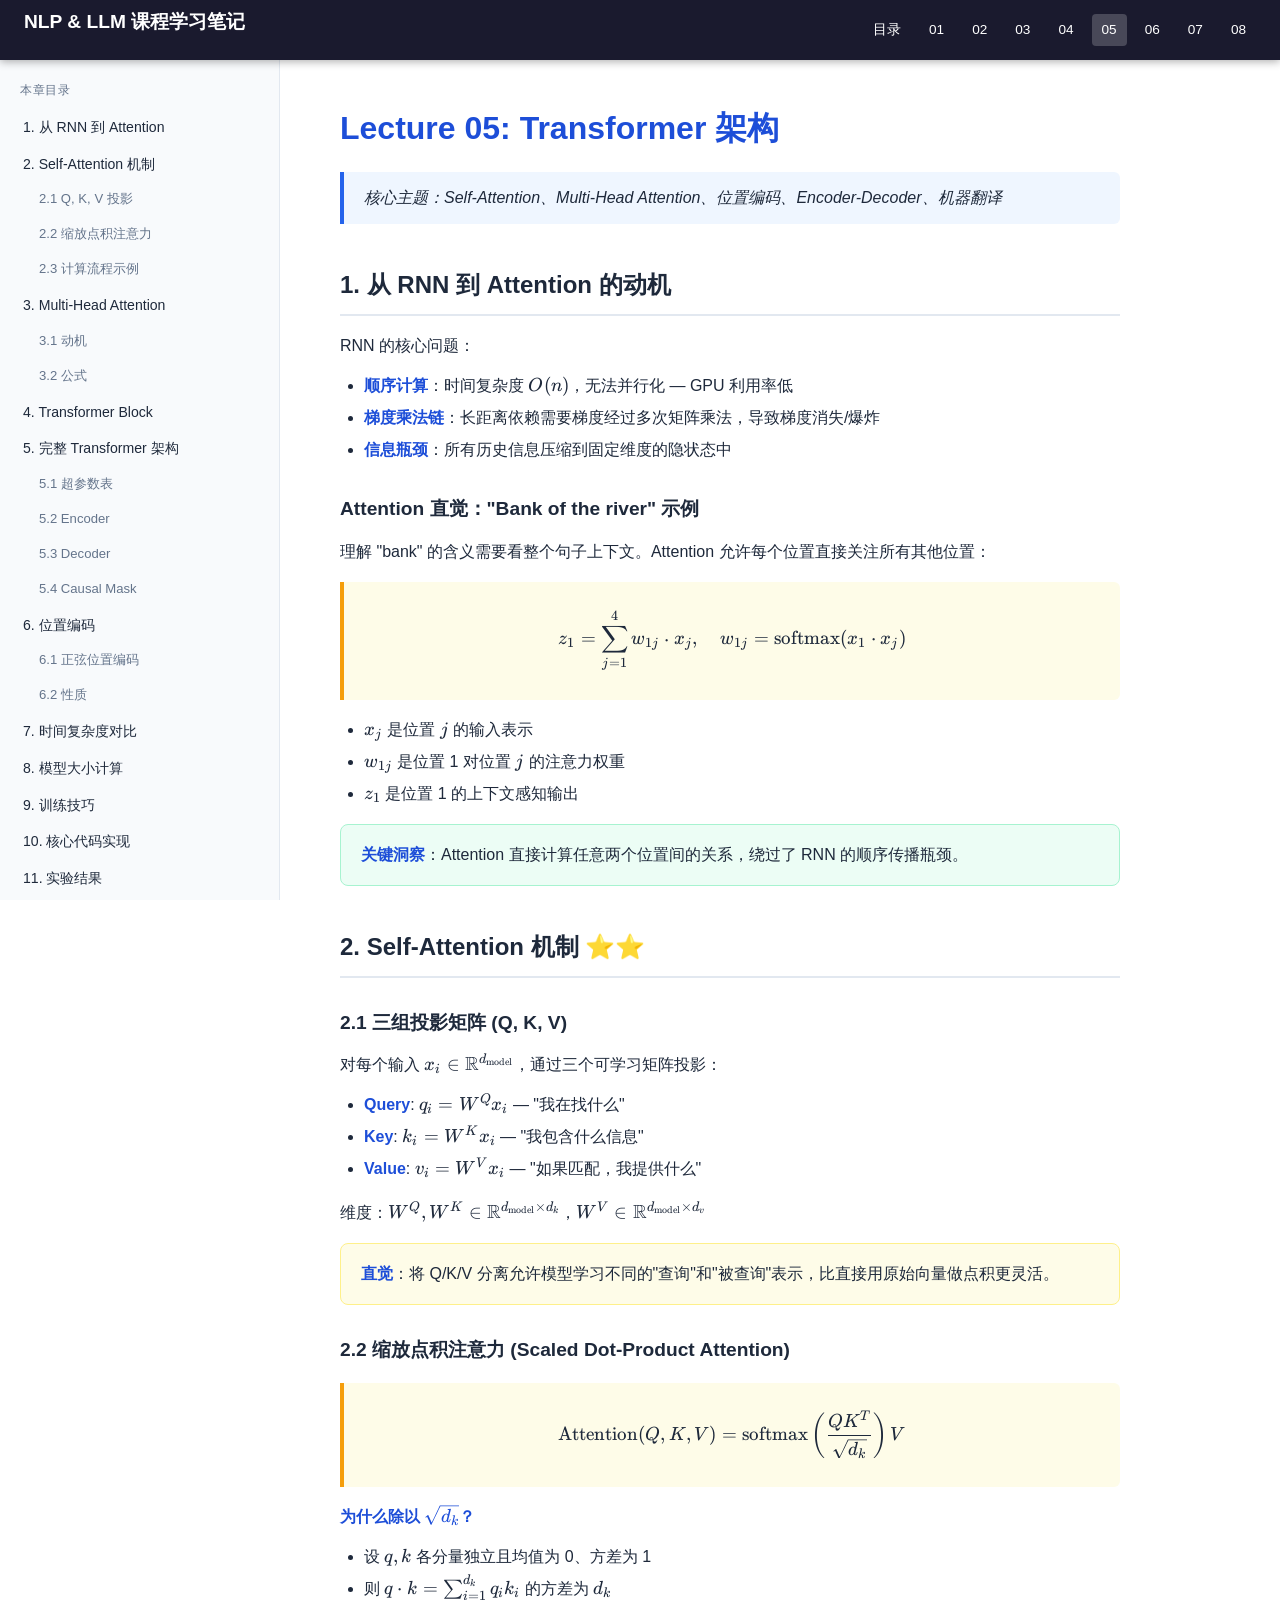
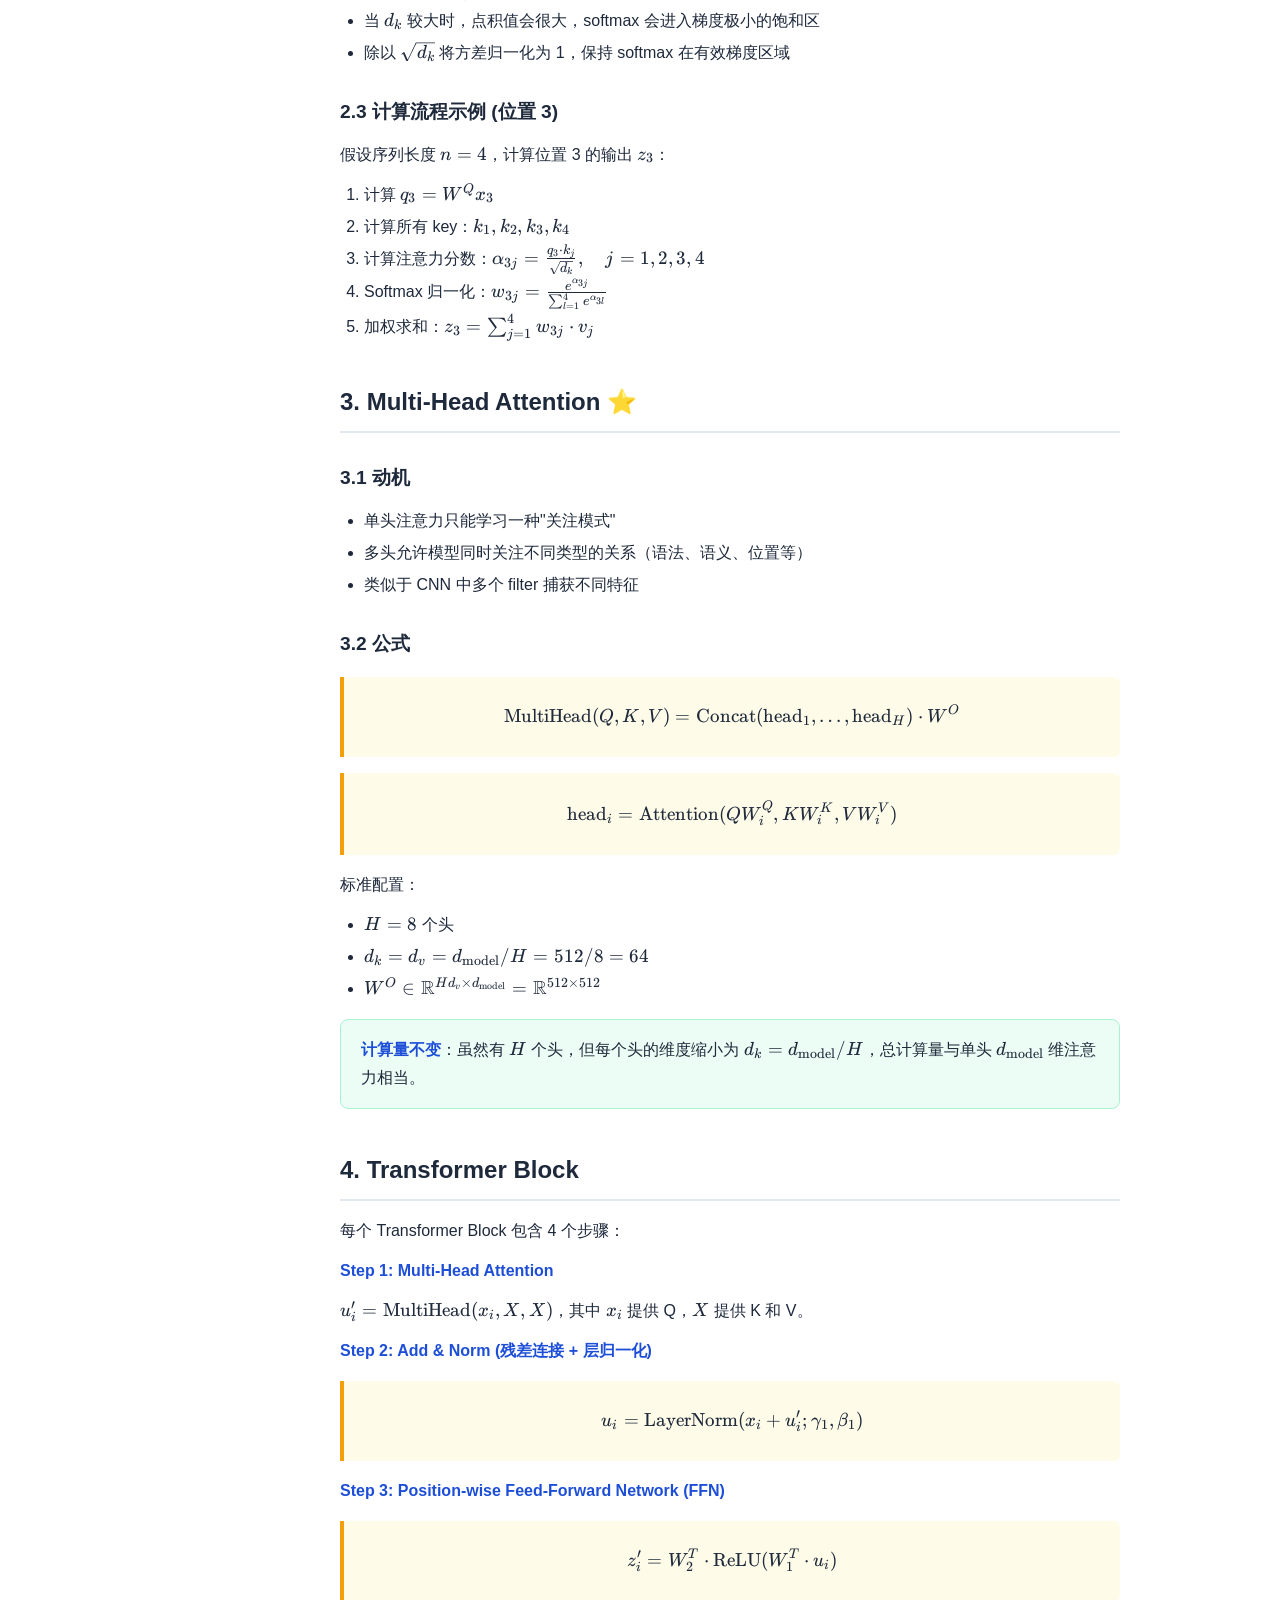
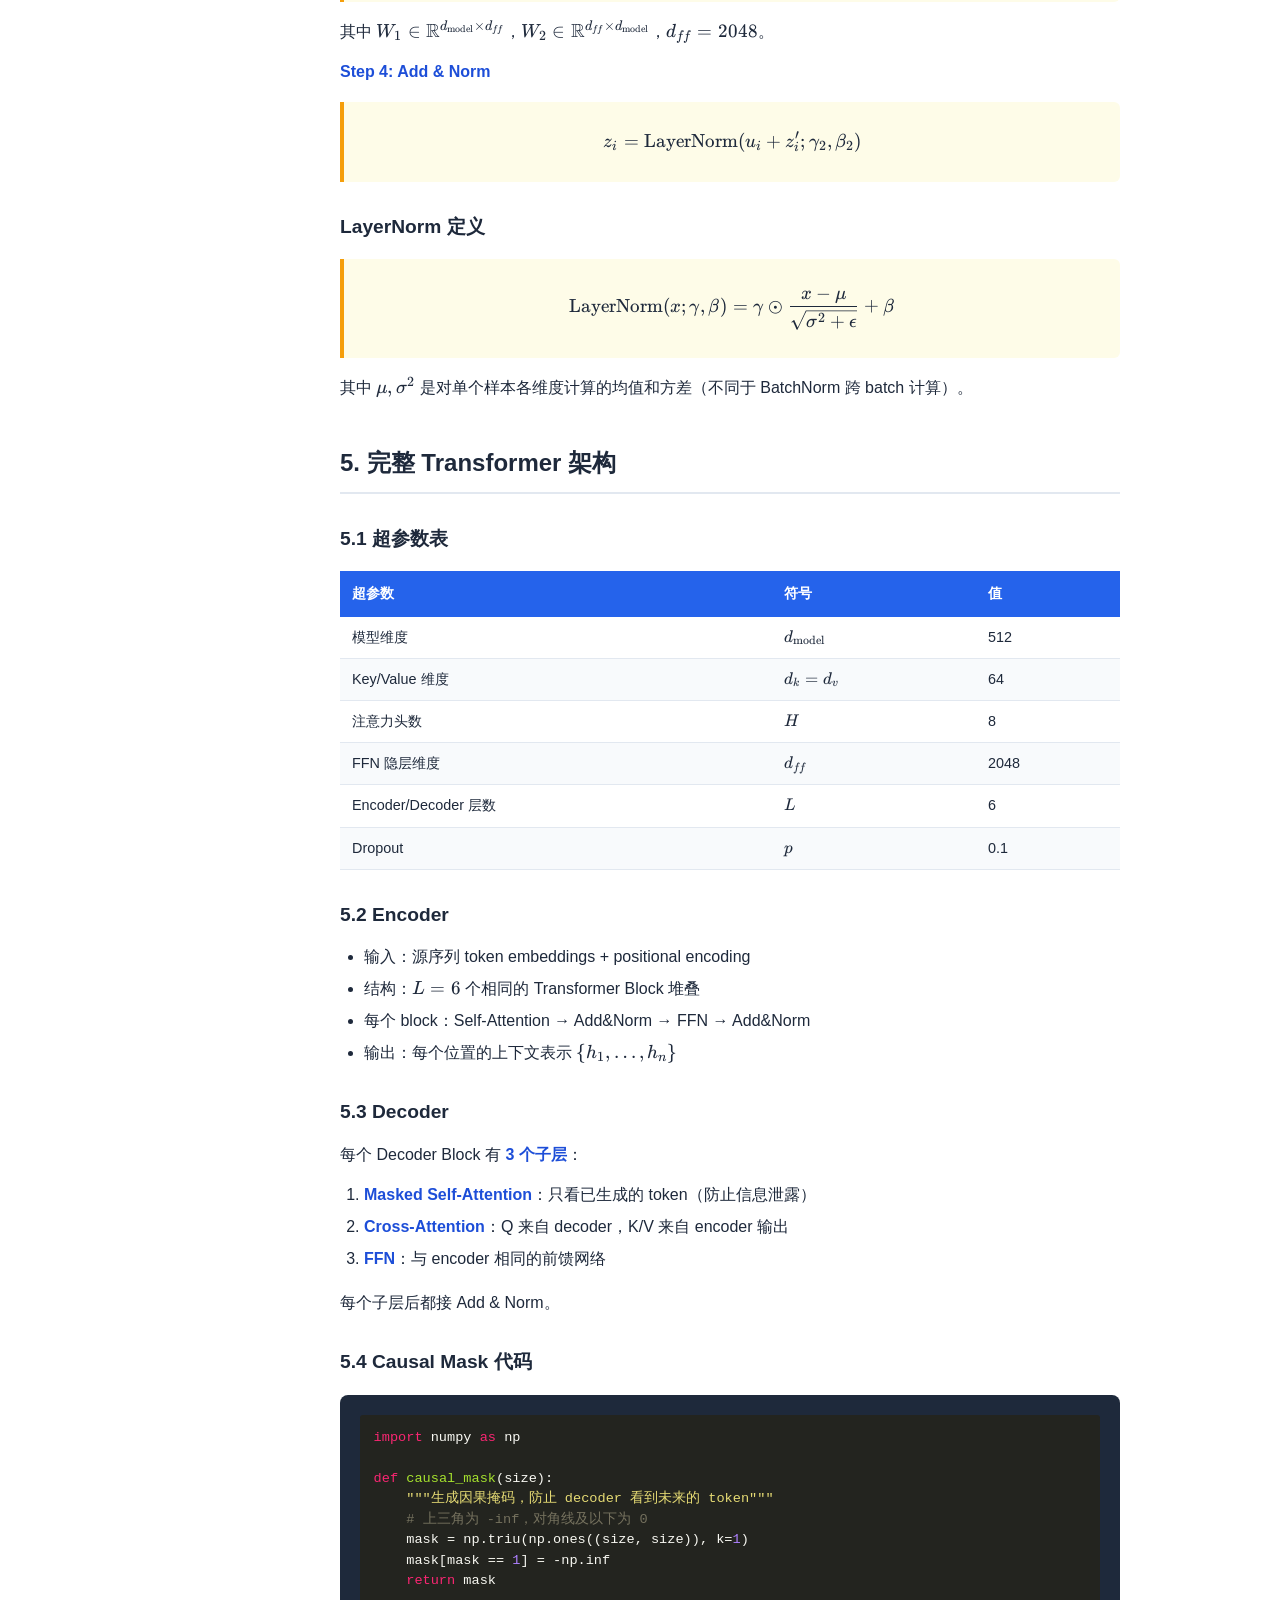
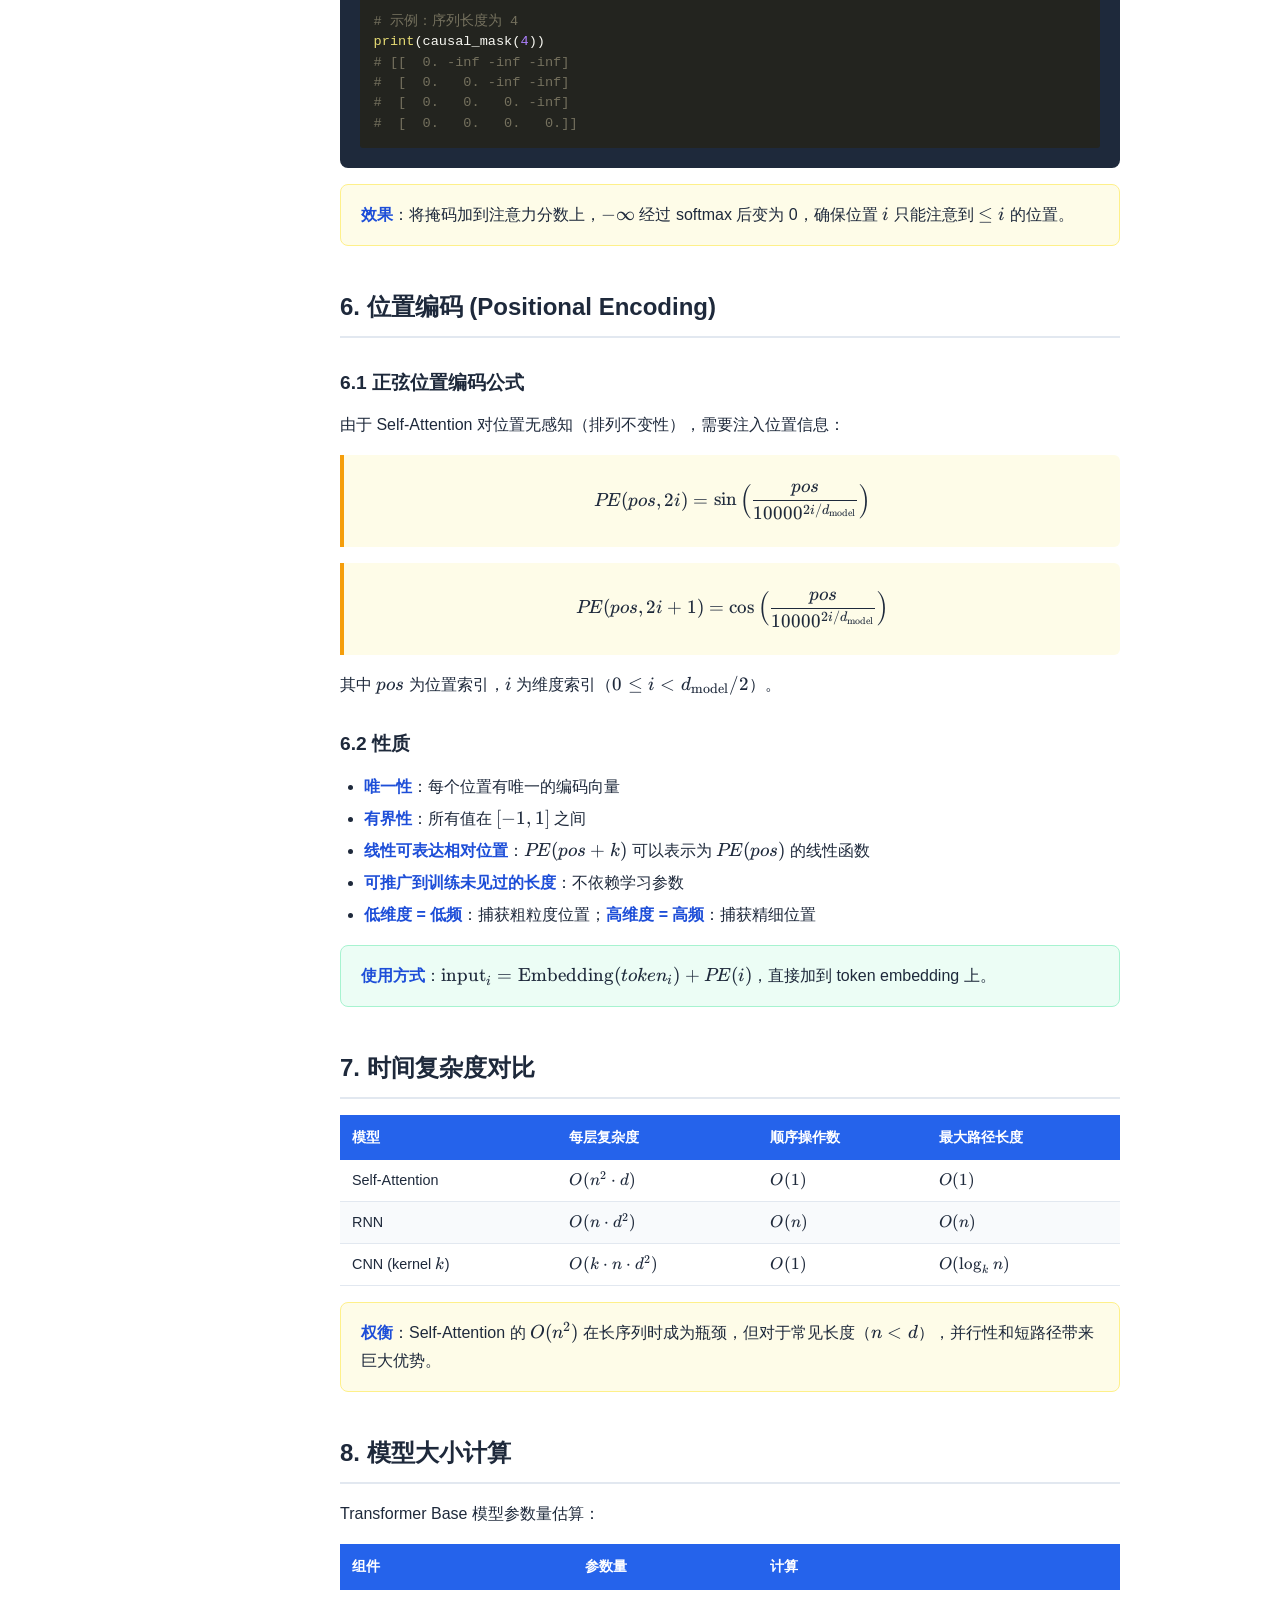
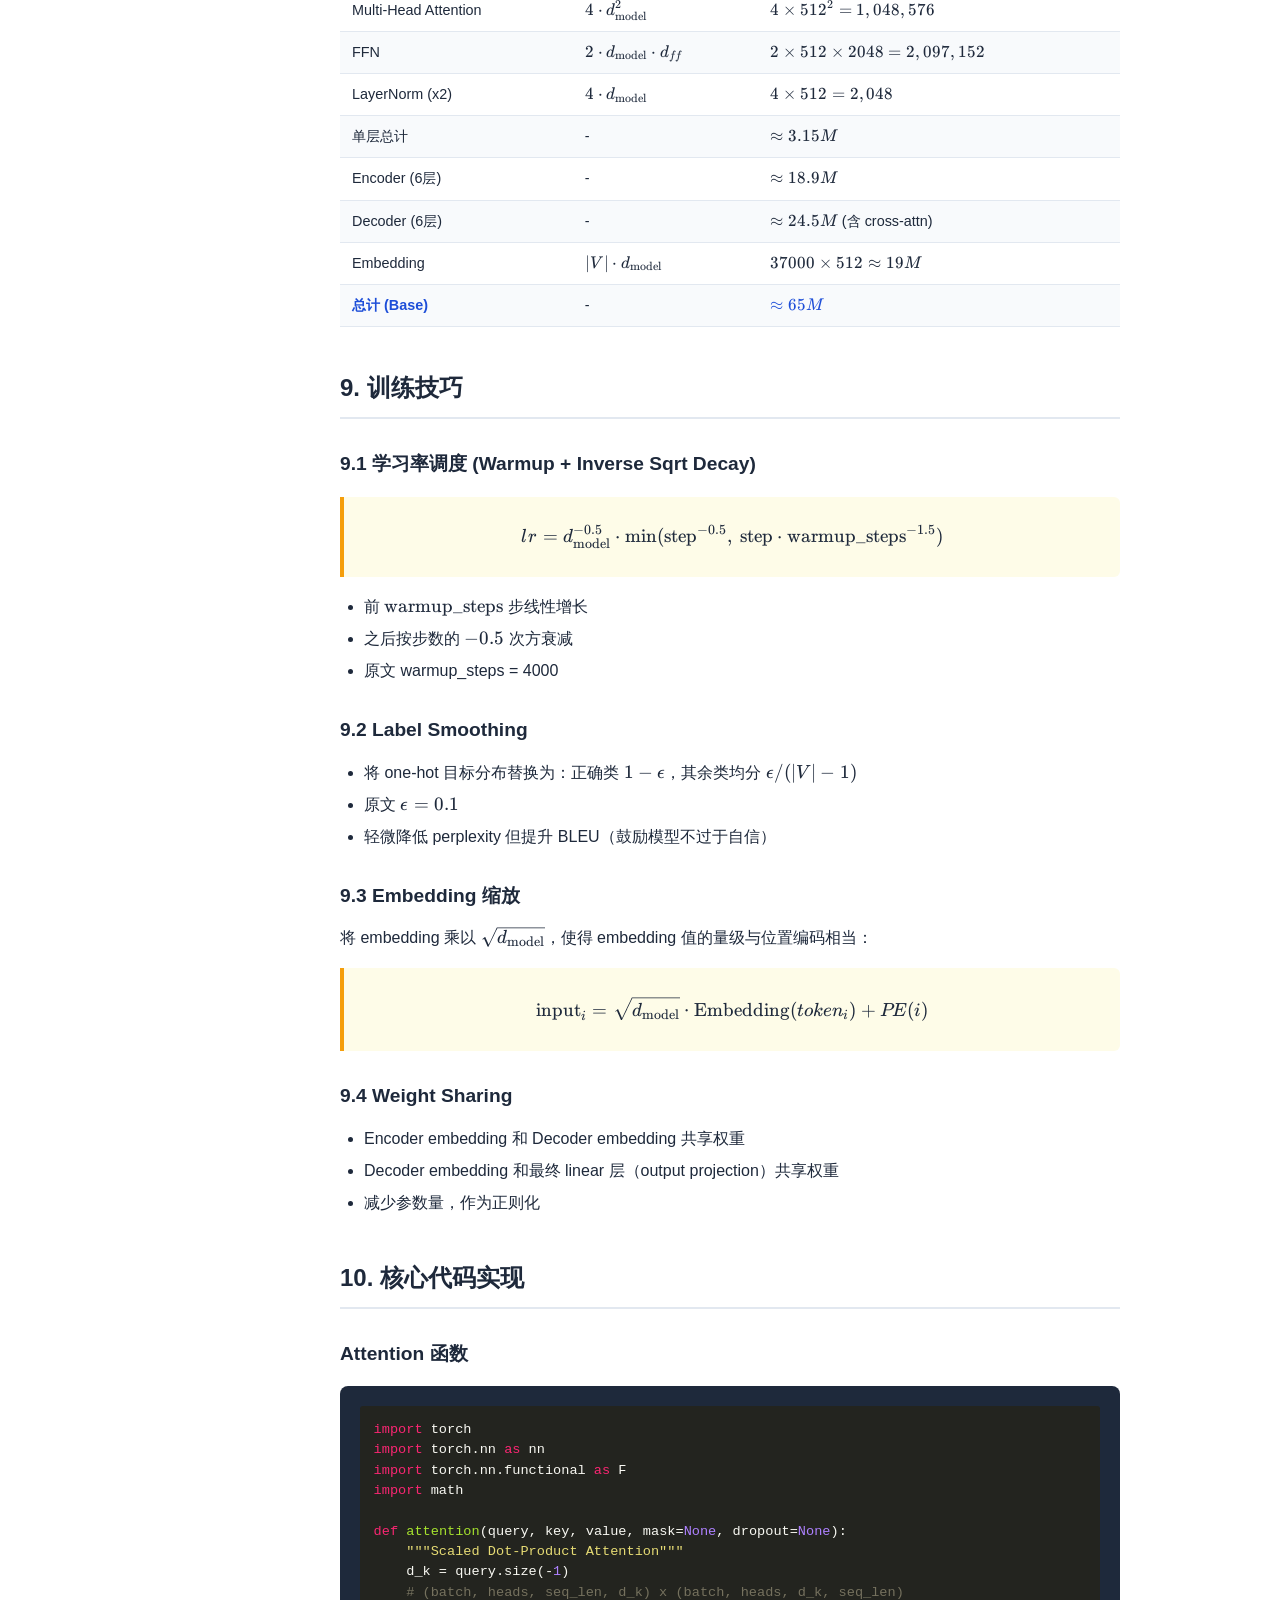
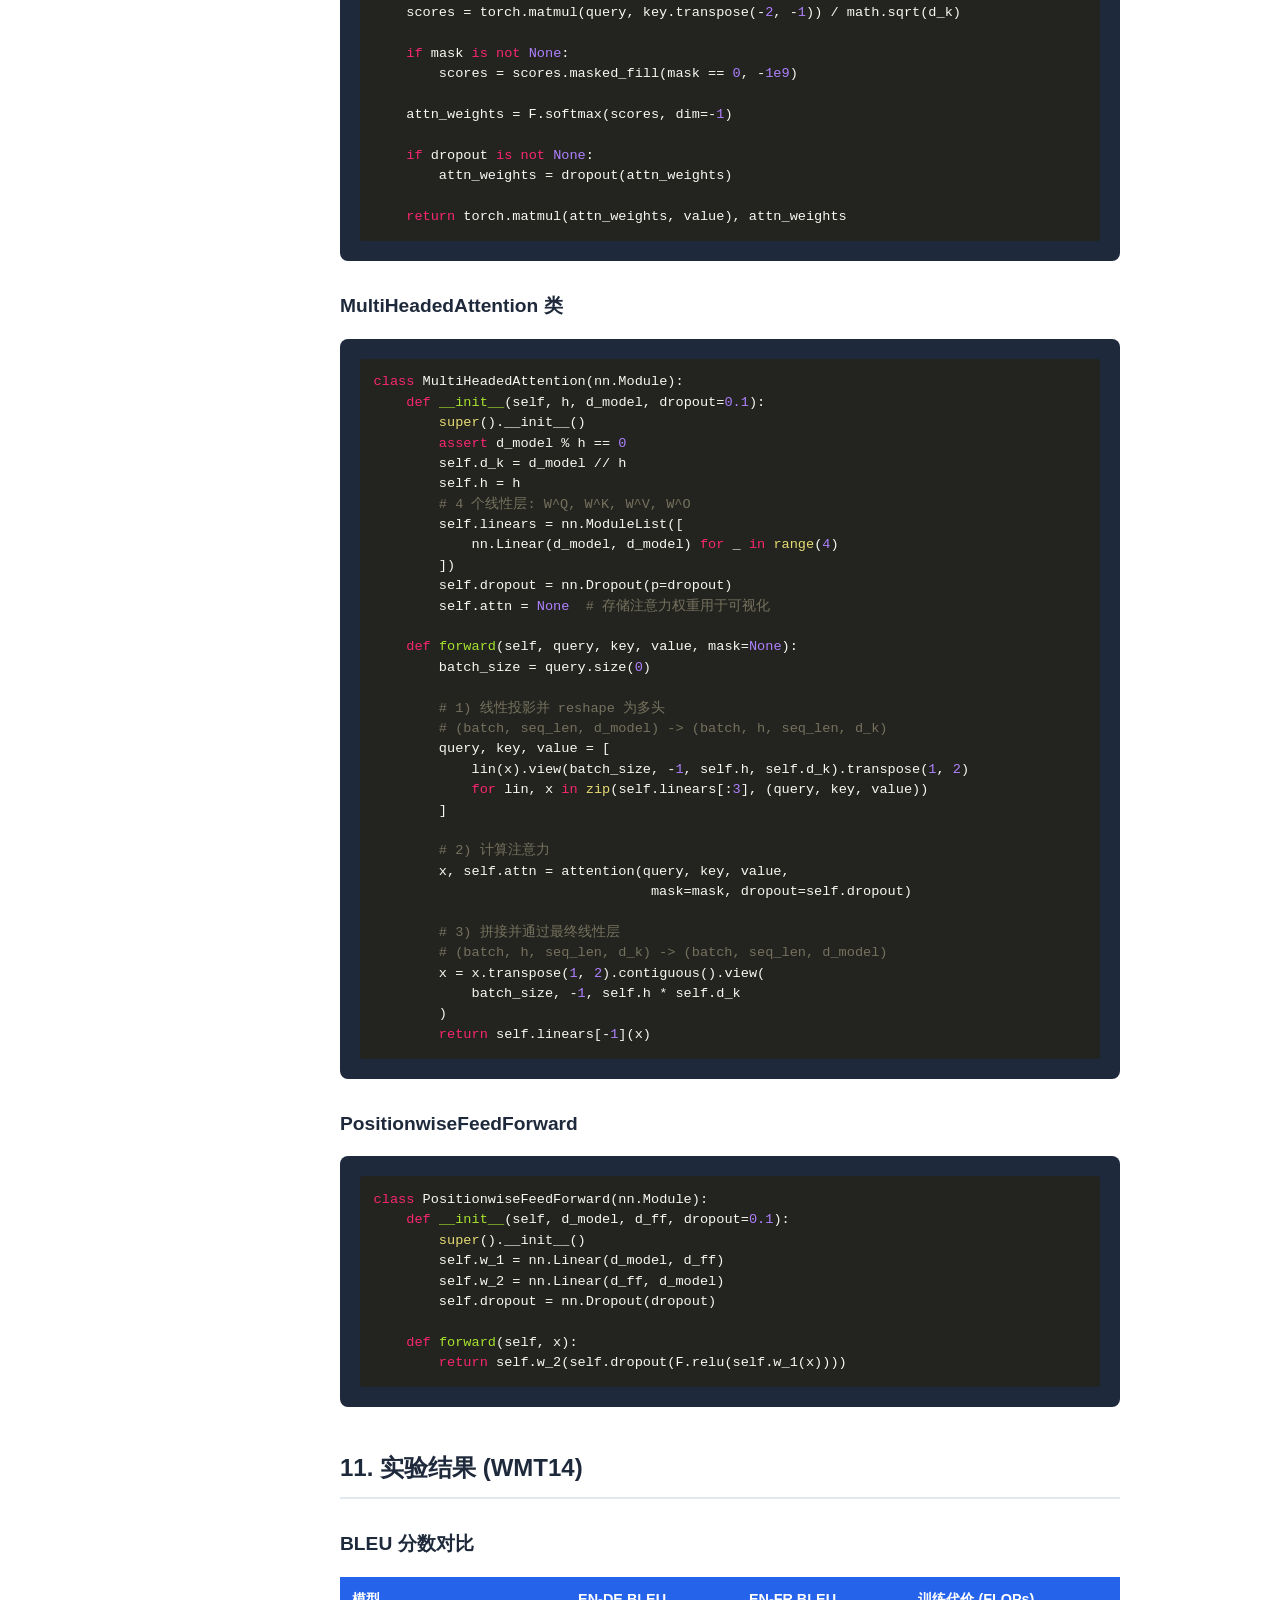
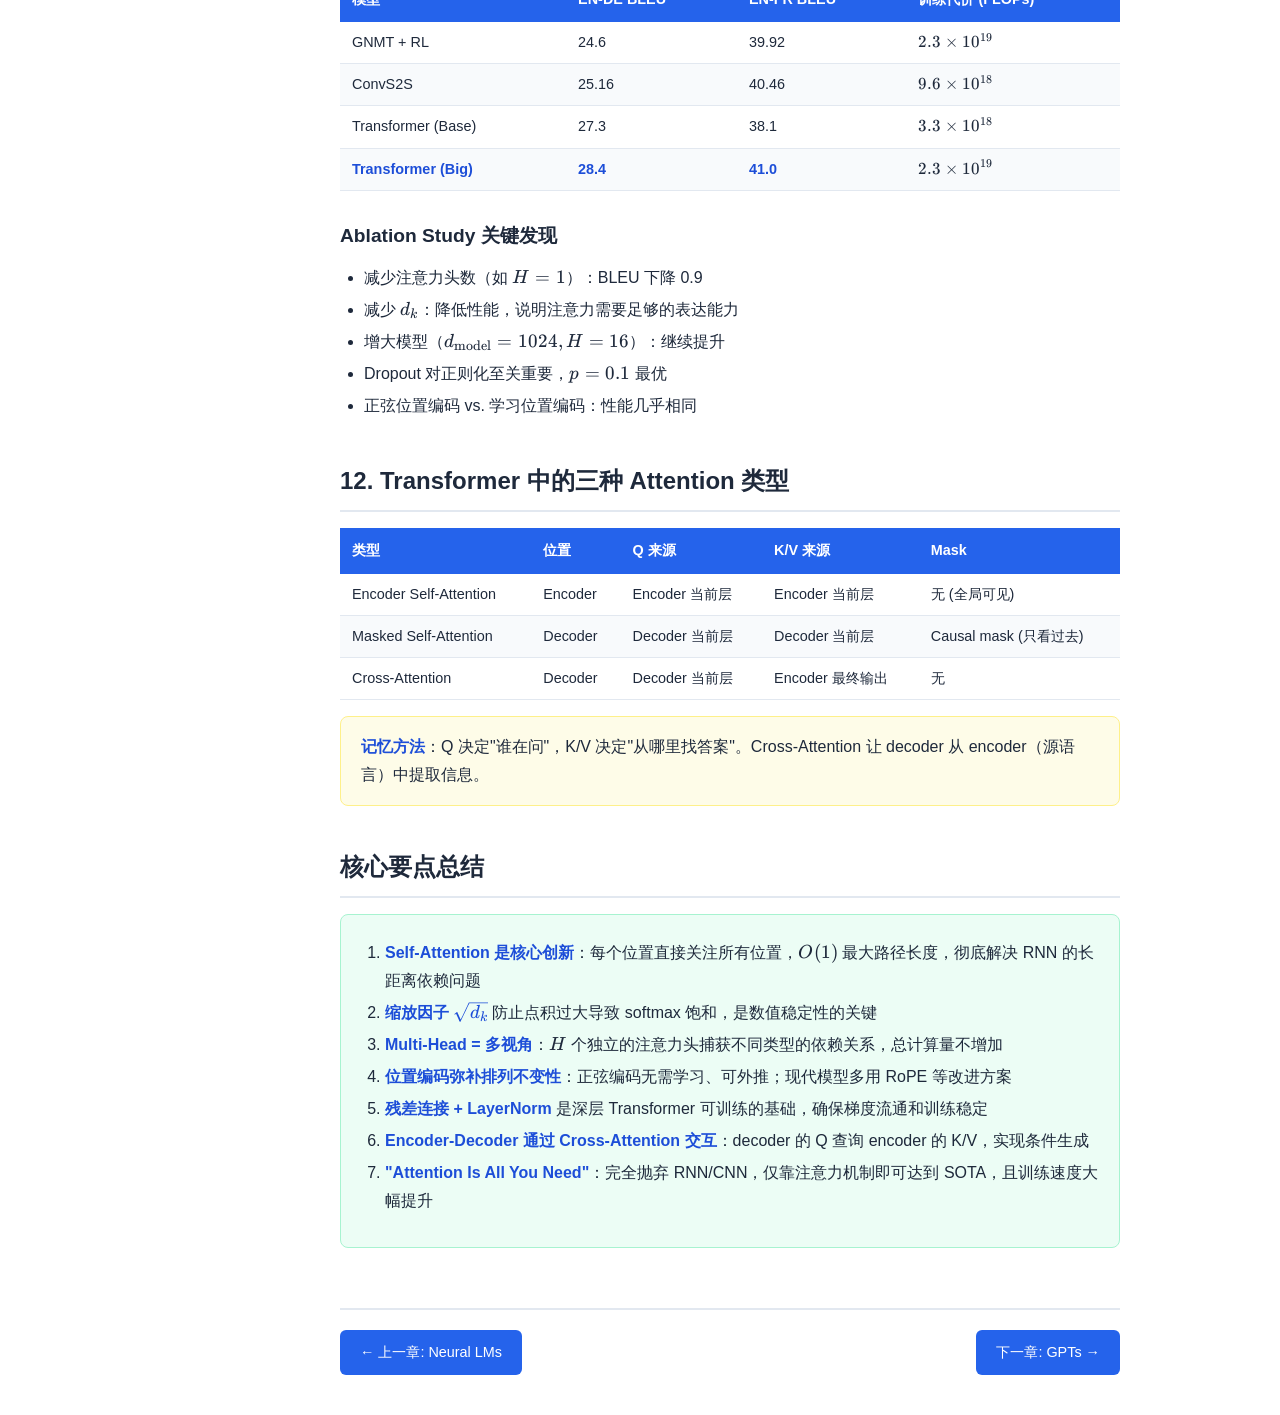
<file: 05-transformers.html>
<!DOCTYPE html>
<html lang="zh-CN">
<head>
    <meta charset="UTF-8">
    <meta name="viewport" content="width=device-width, initial-scale=1.0">
    <title>L05: Transformer - LLM课程笔记</title>
    <link rel="stylesheet" href="assets/katex.min.css">
    <link rel="stylesheet" href="assets/monokai-sublime.min.css">
    <script defer src="assets/katex.min.js"></script>
    <script defer src="assets/auto-render.min.js"></script>
    <script src="assets/highlight.min.js"></script>
    <script src="assets/python.min.js"></script>
    <link rel="stylesheet" href="style.css">
</head>
<body>

<!-- Header -->
<header class="header">
    <h1>NLP &amp; LLM 课程学习笔记</h1>
    <nav class="nav-links">
        <a href="index.html">目录</a>
        <a href="01-tokenization.html">01</a>
        <a href="02-ngram-lms.html">02</a>
        <a href="03-embeddings.html">03</a>
        <a href="04-neural-lms.html">04</a>
        <a href="05-transformers.html" class="active">05</a>
        <a href="06-gpts.html">06</a>
        <a href="07-bert-benchmarks.html">07</a>
        <a href="08-sft-rm-ppo.html">08</a>
    </nav>
</header>

<!-- Sidebar Toggle -->
<button class="sidebar-toggle" id="sidebarToggle">&#9776;</button>

<!-- Sidebar -->
<aside class="sidebar" id="sidebar">
    <div class="toc-title">本章目录</div>
    <a href="#sec1">1. 从 RNN 到 Attention</a>
    <a href="#sec2">2. Self-Attention 机制</a>
    <a href="#sec2-1" class="sub">2.1 Q, K, V 投影</a>
    <a href="#sec2-2" class="sub">2.2 缩放点积注意力</a>
    <a href="#sec2-3" class="sub">2.3 计算流程示例</a>
    <a href="#sec3">3. Multi-Head Attention</a>
    <a href="#sec3-1" class="sub">3.1 动机</a>
    <a href="#sec3-2" class="sub">3.2 公式</a>
    <a href="#sec4">4. Transformer Block</a>
    <a href="#sec5">5. 完整 Transformer 架构</a>
    <a href="#sec5-1" class="sub">5.1 超参数表</a>
    <a href="#sec5-2" class="sub">5.2 Encoder</a>
    <a href="#sec5-3" class="sub">5.3 Decoder</a>
    <a href="#sec5-4" class="sub">5.4 Causal Mask</a>
    <a href="#sec6">6. 位置编码</a>
    <a href="#sec6-1" class="sub">6.1 正弦位置编码</a>
    <a href="#sec6-2" class="sub">6.2 性质</a>
    <a href="#sec7">7. 时间复杂度对比</a>
    <a href="#sec8">8. 模型大小计算</a>
    <a href="#sec9">9. 训练技巧</a>
    <a href="#sec10">10. 核心代码实现</a>
    <a href="#sec11">11. 实验结果</a>
    <a href="#sec12">12. 三种 Attention 类型</a>
    <a href="#summary">核心要点总结</a>
</aside>

<!-- Main Content -->
<main class="main">
    <h1>Lecture 05: Transformer 架构</h1>
    <blockquote>
        核心主题：Self-Attention、Multi-Head Attention、位置编码、Encoder-Decoder、机器翻译
    </blockquote>

    <!-- Section 1 -->
    <h2 id="sec1">1. 从 RNN 到 Attention 的动机</h2>
    <p>RNN 的核心问题：</p>
    <ul>
        <li><strong>顺序计算</strong>：时间复杂度 $O(n)$，无法并行化 — GPU 利用率低</li>
        <li><strong>梯度乘法链</strong>：长距离依赖需要梯度经过多次矩阵乘法，导致梯度消失/爆炸</li>
        <li><strong>信息瓶颈</strong>：所有历史信息压缩到固定维度的隐状态中</li>
    </ul>

    <h3>Attention 直觉："Bank of the river" 示例</h3>
    <p>理解 "bank" 的含义需要看整个句子上下文。Attention 允许每个位置直接关注所有其他位置：</p>
    <div class="math-block">
        $$z_1 = \sum_{j=1}^4 w_{1j} \cdot x_j, \quad w_{1j} = \text{softmax}(x_1 \cdot x_j)$$
    </div>
    <ul>
        <li>$x_j$ 是位置 $j$ 的输入表示</li>
        <li>$w_{1j}$ 是位置 1 对位置 $j$ 的注意力权重</li>
        <li>$z_1$ 是位置 1 的上下文感知输出</li>
    </ul>
    <div class="info-box key">
        <strong>关键洞察</strong>：Attention 直接计算任意两个位置间的关系，绕过了 RNN 的顺序传播瓶颈。
    </div>

    <!-- Section 2 -->
    <h2 id="sec2">2. Self-Attention 机制 <span style="color:#e74c3c;">&#11088;&#11088;</span></h2>

    <h3 id="sec2-1">2.1 三组投影矩阵 (Q, K, V)</h3>
    <p>对每个输入 $x_i \in \mathbb{R}^{d_{\text{model}}}$，通过三个可学习矩阵投影：</p>
    <ul>
        <li><strong>Query</strong>: $q_i = W^Q x_i$ — "我在找什么"</li>
        <li><strong>Key</strong>: $k_i = W^K x_i$ — "我包含什么信息"</li>
        <li><strong>Value</strong>: $v_i = W^V x_i$ — "如果匹配，我提供什么"</li>
    </ul>
    <p>维度：$W^Q, W^K \in \mathbb{R}^{d_{\text{model}} \times d_k}$，$W^V \in \mathbb{R}^{d_{\text{model}} \times d_v}$</p>
    <div class="info-box formula">
        <strong>直觉</strong>：将 Q/K/V 分离允许模型学习不同的"查询"和"被查询"表示，比直接用原始向量做点积更灵活。
    </div>

    <h3 id="sec2-2">2.2 缩放点积注意力 (Scaled Dot-Product Attention)</h3>
    <div class="math-block">
        $$\text{Attention}(Q, K, V) = \text{softmax}\left(\frac{QK^T}{\sqrt{d_k}}\right) V$$
    </div>
    <p><strong>为什么除以 $\sqrt{d_k}$？</strong></p>
    <ul>
        <li>设 $q, k$ 各分量独立且均值为 0、方差为 1</li>
        <li>则 $q \cdot k = \sum_{i=1}^{d_k} q_i k_i$ 的方差为 $d_k$</li>
        <li>当 $d_k$ 较大时，点积值会很大，softmax 会进入梯度极小的饱和区</li>
        <li>除以 $\sqrt{d_k}$ 将方差归一化为 1，保持 softmax 在有效梯度区域</li>
    </ul>

    <h3 id="sec2-3">2.3 计算流程示例 (位置 3)</h3>
    <p>假设序列长度 $n=4$，计算位置 3 的输出 $z_3$：</p>
    <ol>
        <li>计算 $q_3 = W^Q x_3$</li>
        <li>计算所有 key：$k_1, k_2, k_3, k_4$</li>
        <li>计算注意力分数：$\alpha_{3j} = \frac{q_3 \cdot k_j}{\sqrt{d_k}}, \quad j=1,2,3,4$</li>
        <li>Softmax 归一化：$w_{3j} = \frac{e^{\alpha_{3j}}}{\sum_{l=1}^4 e^{\alpha_{3l}}}$</li>
        <li>加权求和：$z_3 = \sum_{j=1}^4 w_{3j} \cdot v_j$</li>
    </ol>

    <!-- Section 3 -->
    <h2 id="sec3">3. Multi-Head Attention <span style="color:#e74c3c;">&#11088;</span></h2>

    <h3 id="sec3-1">3.1 动机</h3>
    <ul>
        <li>单头注意力只能学习一种"关注模式"</li>
        <li>多头允许模型同时关注不同类型的关系（语法、语义、位置等）</li>
        <li>类似于 CNN 中多个 filter 捕获不同特征</li>
    </ul>

    <h3 id="sec3-2">3.2 公式</h3>
    <div class="math-block">
        $$\text{MultiHead}(Q, K, V) = \text{Concat}(\text{head}_1, \ldots, \text{head}_H) \cdot W^O$$
    </div>
    <div class="math-block">
        $$\text{head}_i = \text{Attention}(QW_i^Q, KW_i^K, VW_i^V)$$
    </div>
    <p>标准配置：</p>
    <ul>
        <li>$H = 8$ 个头</li>
        <li>$d_k = d_v = d_{\text{model}} / H = 512 / 8 = 64$</li>
        <li>$W^O \in \mathbb{R}^{Hd_v \times d_{\text{model}}} = \mathbb{R}^{512 \times 512}$</li>
    </ul>
    <div class="info-box key">
        <strong>计算量不变</strong>：虽然有 $H$ 个头，但每个头的维度缩小为 $d_k = d_{\text{model}}/H$，总计算量与单头 $d_{\text{model}}$ 维注意力相当。
    </div>

    <!-- Section 4 -->
    <h2 id="sec4">4. Transformer Block</h2>
    <p>每个 Transformer Block 包含 4 个步骤：</p>

    <p><strong>Step 1: Multi-Head Attention</strong></p>
    <p>$u'_i = \text{MultiHead}(x_i, X, X)$，其中 $x_i$ 提供 Q，$X$ 提供 K 和 V。</p>

    <p><strong>Step 2: Add &amp; Norm (残差连接 + 层归一化)</strong></p>
    <div class="math-block">
        $$u_i = \text{LayerNorm}(x_i + u'_i; \gamma_1, \beta_1)$$
    </div>

    <p><strong>Step 3: Position-wise Feed-Forward Network (FFN)</strong></p>
    <div class="math-block">
        $$z'_i = W_2^T \cdot \text{ReLU}(W_1^T \cdot u_i)$$
    </div>
    <p>其中 $W_1 \in \mathbb{R}^{d_{\text{model}} \times d_{ff}}$，$W_2 \in \mathbb{R}^{d_{ff} \times d_{\text{model}}}$，$d_{ff} = 2048$。</p>

    <p><strong>Step 4: Add &amp; Norm</strong></p>
    <div class="math-block">
        $$z_i = \text{LayerNorm}(u_i + z'_i; \gamma_2, \beta_2)$$
    </div>

    <h3>LayerNorm 定义</h3>
    <div class="math-block">
        $$\text{LayerNorm}(x; \gamma, \beta) = \gamma \odot \frac{x - \mu}{\sqrt{\sigma^2 + \epsilon}} + \beta$$
    </div>
    <p>其中 $\mu, \sigma^2$ 是对单个样本各维度计算的均值和方差（不同于 BatchNorm 跨 batch 计算）。</p>

    <!-- Section 5 -->
    <h2 id="sec5">5. 完整 Transformer 架构</h2>

    <h3 id="sec5-1">5.1 超参数表</h3>
    <table>
        <thead>
            <tr>
                <th>超参数</th>
                <th>符号</th>
                <th>值</th>
            </tr>
        </thead>
        <tbody>
            <tr>
                <td>模型维度</td>
                <td>$d_{\text{model}}$</td>
                <td>512</td>
            </tr>
            <tr>
                <td>Key/Value 维度</td>
                <td>$d_k = d_v$</td>
                <td>64</td>
            </tr>
            <tr>
                <td>注意力头数</td>
                <td>$H$</td>
                <td>8</td>
            </tr>
            <tr>
                <td>FFN 隐层维度</td>
                <td>$d_{ff}$</td>
                <td>2048</td>
            </tr>
            <tr>
                <td>Encoder/Decoder 层数</td>
                <td>$L$</td>
                <td>6</td>
            </tr>
            <tr>
                <td>Dropout</td>
                <td>$p$</td>
                <td>0.1</td>
            </tr>
        </tbody>
    </table>

    <h3 id="sec5-2">5.2 Encoder</h3>
    <ul>
        <li>输入：源序列 token embeddings + positional encoding</li>
        <li>结构：$L=6$ 个相同的 Transformer Block 堆叠</li>
        <li>每个 block：Self-Attention → Add&Norm → FFN → Add&Norm</li>
        <li>输出：每个位置的上下文表示 $\{h_1, \ldots, h_n\}$</li>
    </ul>

    <h3 id="sec5-3">5.3 Decoder</h3>
    <p>每个 Decoder Block 有 <strong>3 个子层</strong>：</p>
    <ol>
        <li><strong>Masked Self-Attention</strong>：只看已生成的 token（防止信息泄露）</li>
        <li><strong>Cross-Attention</strong>：Q 来自 decoder，K/V 来自 encoder 输出</li>
        <li><strong>FFN</strong>：与 encoder 相同的前馈网络</li>
    </ol>
    <p>每个子层后都接 Add &amp; Norm。</p>

    <h3 id="sec5-4">5.4 Causal Mask 代码</h3>
    <pre><code class="language-python">import numpy as np

def causal_mask(size):
    """生成因果掩码，防止 decoder 看到未来的 token"""
    # 上三角为 -inf，对角线及以下为 0
    mask = np.triu(np.ones((size, size)), k=1)
    mask[mask == 1] = -np.inf
    return mask

# 示例：序列长度为 4
print(causal_mask(4))
# [[  0. -inf -inf -inf]
#  [  0.   0. -inf -inf]
#  [  0.   0.   0. -inf]
#  [  0.   0.   0.   0.]]</code></pre>
    <div class="info-box formula">
        <strong>效果</strong>：将掩码加到注意力分数上，$-\infty$ 经过 softmax 后变为 0，确保位置 $i$ 只能注意到 $\leq i$ 的位置。
    </div>

    <!-- Section 6 -->
    <h2 id="sec6">6. 位置编码 (Positional Encoding)</h2>

    <h3 id="sec6-1">6.1 正弦位置编码公式</h3>
    <p>由于 Self-Attention 对位置无感知（排列不变性），需要注入位置信息：</p>
    <div class="math-block">
        $$PE(pos, 2i) = \sin\left(\frac{pos}{10000^{2i/d_{\text{model}}}}\right)$$
    </div>
    <div class="math-block">
        $$PE(pos, 2i+1) = \cos\left(\frac{pos}{10000^{2i/d_{\text{model}}}}\right)$$
    </div>
    <p>其中 $pos$ 为位置索引，$i$ 为维度索引（$0 \leq i < d_{\text{model}}/2$）。</p>

    <h3 id="sec6-2">6.2 性质</h3>
    <ul>
        <li><strong>唯一性</strong>：每个位置有唯一的编码向量</li>
        <li><strong>有界性</strong>：所有值在 $[-1, 1]$ 之间</li>
        <li><strong>线性可表达相对位置</strong>：$PE(pos+k)$ 可以表示为 $PE(pos)$ 的线性函数</li>
        <li><strong>可推广到训练未见过的长度</strong>：不依赖学习参数</li>
        <li><strong>低维度 = 低频</strong>：捕获粗粒度位置；<strong>高维度 = 高频</strong>：捕获精细位置</li>
    </ul>
    <div class="info-box key">
        <strong>使用方式</strong>：$\text{input}_i = \text{Embedding}(token_i) + PE(i)$，直接加到 token embedding 上。
    </div>

    <!-- Section 7 -->
    <h2 id="sec7">7. 时间复杂度对比</h2>
    <table>
        <thead>
            <tr>
                <th>模型</th>
                <th>每层复杂度</th>
                <th>顺序操作数</th>
                <th>最大路径长度</th>
            </tr>
        </thead>
        <tbody>
            <tr>
                <td>Self-Attention</td>
                <td>$O(n^2 \cdot d)$</td>
                <td>$O(1)$</td>
                <td>$O(1)$</td>
            </tr>
            <tr>
                <td>RNN</td>
                <td>$O(n \cdot d^2)$</td>
                <td>$O(n)$</td>
                <td>$O(n)$</td>
            </tr>
            <tr>
                <td>CNN (kernel $k$)</td>
                <td>$O(k \cdot n \cdot d^2)$</td>
                <td>$O(1)$</td>
                <td>$O(\log_k n)$</td>
            </tr>
        </tbody>
    </table>
    <div class="info-box formula">
        <strong>权衡</strong>：Self-Attention 的 $O(n^2)$ 在长序列时成为瓶颈，但对于常见长度（$n < d$），并行性和短路径带来巨大优势。
    </div>

    <!-- Section 8 -->
    <h2 id="sec8">8. 模型大小计算</h2>
    <p>Transformer Base 模型参数量估算：</p>
    <table>
        <thead>
            <tr>
                <th>组件</th>
                <th>参数量</th>
                <th>计算</th>
            </tr>
        </thead>
        <tbody>
            <tr>
                <td>Multi-Head Attention</td>
                <td>$4 \cdot d_{\text{model}}^2$</td>
                <td>$4 \times 512^2 = 1,048,576$</td>
            </tr>
            <tr>
                <td>FFN</td>
                <td>$2 \cdot d_{\text{model}} \cdot d_{ff}$</td>
                <td>$2 \times 512 \times 2048 = 2,097,152$</td>
            </tr>
            <tr>
                <td>LayerNorm (x2)</td>
                <td>$4 \cdot d_{\text{model}}$</td>
                <td>$4 \times 512 = 2,048$</td>
            </tr>
            <tr>
                <td>单层总计</td>
                <td>-</td>
                <td>$\approx 3.15M$</td>
            </tr>
            <tr>
                <td>Encoder (6层)</td>
                <td>-</td>
                <td>$\approx 18.9M$</td>
            </tr>
            <tr>
                <td>Decoder (6层)</td>
                <td>-</td>
                <td>$\approx 24.5M$ (含 cross-attn)</td>
            </tr>
            <tr>
                <td>Embedding</td>
                <td>$|V| \cdot d_{\text{model}}$</td>
                <td>$37000 \times 512 \approx 19M$</td>
            </tr>
            <tr>
                <td><strong>总计 (Base)</strong></td>
                <td>-</td>
                <td><strong>$\approx 65M$</strong></td>
            </tr>
        </tbody>
    </table>

    <!-- Section 9 -->
    <h2 id="sec9">9. 训练技巧</h2>

    <h3 id="sec9-1">9.1 学习率调度 (Warmup + Inverse Sqrt Decay)</h3>
    <div class="math-block">
        $$lr = d_{\text{model}}^{-0.5} \cdot \min(\text{step}^{-0.5}, \; \text{step} \cdot \text{warmup\_steps}^{-1.5})$$
    </div>
    <ul>
        <li>前 $\text{warmup\_steps}$ 步线性增长</li>
        <li>之后按步数的 $-0.5$ 次方衰减</li>
        <li>原文 warmup_steps = 4000</li>
    </ul>

    <h3 id="sec9-2">9.2 Label Smoothing</h3>
    <ul>
        <li>将 one-hot 目标分布替换为：正确类 $1 - \epsilon$，其余类均分 $\epsilon / (|V|-1)$</li>
        <li>原文 $\epsilon = 0.1$</li>
        <li>轻微降低 perplexity 但提升 BLEU（鼓励模型不过于自信）</li>
    </ul>

    <h3 id="sec9-3">9.3 Embedding 缩放</h3>
    <p>将 embedding 乘以 $\sqrt{d_{\text{model}}}$，使得 embedding 值的量级与位置编码相当：</p>
    <div class="math-block">
        $$\text{input}_i = \sqrt{d_{\text{model}}} \cdot \text{Embedding}(token_i) + PE(i)$$
    </div>

    <h3 id="sec9-4">9.4 Weight Sharing</h3>
    <ul>
        <li>Encoder embedding 和 Decoder embedding 共享权重</li>
        <li>Decoder embedding 和最终 linear 层（output projection）共享权重</li>
        <li>减少参数量，作为正则化</li>
    </ul>

    <!-- Section 10 -->
    <h2 id="sec10">10. 核心代码实现</h2>

    <h3>Attention 函数</h3>
    <pre><code class="language-python">import torch
import torch.nn as nn
import torch.nn.functional as F
import math

def attention(query, key, value, mask=None, dropout=None):
    """Scaled Dot-Product Attention"""
    d_k = query.size(-1)
    # (batch, heads, seq_len, d_k) x (batch, heads, d_k, seq_len)
    scores = torch.matmul(query, key.transpose(-2, -1)) / math.sqrt(d_k)
    
    if mask is not None:
        scores = scores.masked_fill(mask == 0, -1e9)
    
    attn_weights = F.softmax(scores, dim=-1)
    
    if dropout is not None:
        attn_weights = dropout(attn_weights)
    
    return torch.matmul(attn_weights, value), attn_weights</code></pre>

    <h3>MultiHeadedAttention 类</h3>
    <pre><code class="language-python">class MultiHeadedAttention(nn.Module):
    def __init__(self, h, d_model, dropout=0.1):
        super().__init__()
        assert d_model % h == 0
        self.d_k = d_model // h
        self.h = h
        # 4 个线性层: W^Q, W^K, W^V, W^O
        self.linears = nn.ModuleList([
            nn.Linear(d_model, d_model) for _ in range(4)
        ])
        self.dropout = nn.Dropout(p=dropout)
        self.attn = None  # 存储注意力权重用于可视化
    
    def forward(self, query, key, value, mask=None):
        batch_size = query.size(0)
        
        # 1) 线性投影并 reshape 为多头
        # (batch, seq_len, d_model) -> (batch, h, seq_len, d_k)
        query, key, value = [
            lin(x).view(batch_size, -1, self.h, self.d_k).transpose(1, 2)
            for lin, x in zip(self.linears[:3], (query, key, value))
        ]
        
        # 2) 计算注意力
        x, self.attn = attention(query, key, value, 
                                  mask=mask, dropout=self.dropout)
        
        # 3) 拼接并通过最终线性层
        # (batch, h, seq_len, d_k) -> (batch, seq_len, d_model)
        x = x.transpose(1, 2).contiguous().view(
            batch_size, -1, self.h * self.d_k
        )
        return self.linears[-1](x)</code></pre>

    <h3>PositionwiseFeedForward</h3>
    <pre><code class="language-python">class PositionwiseFeedForward(nn.Module):
    def __init__(self, d_model, d_ff, dropout=0.1):
        super().__init__()
        self.w_1 = nn.Linear(d_model, d_ff)
        self.w_2 = nn.Linear(d_ff, d_model)
        self.dropout = nn.Dropout(dropout)
    
    def forward(self, x):
        return self.w_2(self.dropout(F.relu(self.w_1(x))))</code></pre>

    <!-- Section 11 -->
    <h2 id="sec11">11. 实验结果 (WMT14)</h2>

    <h3>BLEU 分数对比</h3>
    <table>
        <thead>
            <tr>
                <th>模型</th>
                <th>EN-DE BLEU</th>
                <th>EN-FR BLEU</th>
                <th>训练代价 (FLOPs)</th>
            </tr>
        </thead>
        <tbody>
            <tr>
                <td>GNMT + RL</td>
                <td>24.6</td>
                <td>39.92</td>
                <td>$2.3 \times 10^{19}$</td>
            </tr>
            <tr>
                <td>ConvS2S</td>
                <td>25.16</td>
                <td>40.46</td>
                <td>$9.6 \times 10^{18}$</td>
            </tr>
            <tr>
                <td>Transformer (Base)</td>
                <td>27.3</td>
                <td>38.1</td>
                <td>$3.3 \times 10^{18}$</td>
            </tr>
            <tr>
                <td><strong>Transformer (Big)</strong></td>
                <td><strong>28.4</strong></td>
                <td><strong>41.0</strong></td>
                <td>$2.3 \times 10^{19}$</td>
            </tr>
        </tbody>
    </table>

    <h3>Ablation Study 关键发现</h3>
    <ul>
        <li>减少注意力头数（如 $H=1$）：BLEU 下降 0.9</li>
        <li>减少 $d_k$：降低性能，说明注意力需要足够的表达能力</li>
        <li>增大模型（$d_{\text{model}}=1024, H=16$）：继续提升</li>
        <li>Dropout 对正则化至关重要，$p=0.1$ 最优</li>
        <li>正弦位置编码 vs. 学习位置编码：性能几乎相同</li>
    </ul>

    <!-- Section 12 -->
    <h2 id="sec12">12. Transformer 中的三种 Attention 类型</h2>
    <table>
        <thead>
            <tr>
                <th>类型</th>
                <th>位置</th>
                <th>Q 来源</th>
                <th>K/V 来源</th>
                <th>Mask</th>
            </tr>
        </thead>
        <tbody>
            <tr>
                <td>Encoder Self-Attention</td>
                <td>Encoder</td>
                <td>Encoder 当前层</td>
                <td>Encoder 当前层</td>
                <td>无 (全局可见)</td>
            </tr>
            <tr>
                <td>Masked Self-Attention</td>
                <td>Decoder</td>
                <td>Decoder 当前层</td>
                <td>Decoder 当前层</td>
                <td>Causal mask (只看过去)</td>
            </tr>
            <tr>
                <td>Cross-Attention</td>
                <td>Decoder</td>
                <td>Decoder 当前层</td>
                <td>Encoder 最终输出</td>
                <td>无</td>
            </tr>
        </tbody>
    </table>
    <div class="info-box formula">
        <strong>记忆方法</strong>：Q 决定"谁在问"，K/V 决定"从哪里找答案"。Cross-Attention 让 decoder 从 encoder（源语言）中提取信息。
    </div>

    <!-- Summary -->
    <h2 id="summary">核心要点总结</h2>
    <div class="info-box key">
        <ol>
            <li><strong>Self-Attention 是核心创新</strong>：每个位置直接关注所有位置，$O(1)$ 最大路径长度，彻底解决 RNN 的长距离依赖问题</li>
            <li><strong>缩放因子 $\sqrt{d_k}$</strong> 防止点积过大导致 softmax 饱和，是数值稳定性的关键</li>
            <li><strong>Multi-Head = 多视角</strong>：$H$ 个独立的注意力头捕获不同类型的依赖关系，总计算量不增加</li>
            <li><strong>位置编码弥补排列不变性</strong>：正弦编码无需学习、可外推；现代模型多用 RoPE 等改进方案</li>
            <li><strong>残差连接 + LayerNorm</strong> 是深层 Transformer 可训练的基础，确保梯度流通和训练稳定</li>
            <li><strong>Encoder-Decoder 通过 Cross-Attention 交互</strong>：decoder 的 Q 查询 encoder 的 K/V，实现条件生成</li>
            <li><strong>"Attention Is All You Need"</strong>：完全抛弃 RNN/CNN，仅靠注意力机制即可达到 SOTA，且训练速度大幅提升</li>
        </ol>
    </div>

    <!-- Page Navigation -->
    <div class="page-nav">
        <a href="04-neural-lms.html">&larr; 上一章: Neural LMs</a>
        <a href="06-gpts.html">下一章: GPTs &rarr;</a>
    </div>
</main>

<script>
    hljs.highlightAll();

    // Sidebar toggle
    var sidebar = document.getElementById('sidebar');
    var toggle = document.getElementById('sidebarToggle');
    if (toggle) {
        toggle.addEventListener('click', function() {
            sidebar.classList.toggle('open');
        });
    }
    // Close sidebar on link click (mobile)
    if (sidebar) {
        sidebar.querySelectorAll('a').forEach(function(link) {
            link.addEventListener('click', function() {
                if (window.innerWidth <= 1024) {
                    sidebar.classList.remove('open');
                }
            });
        });
    }
</script>
<script>
    document.addEventListener("DOMContentLoaded", function() {
        renderMathInElement(document.body, {
            delimiters: [
                {left: "$$", right: "$$", display: true},
                {left: "$", right: "$", display: false}
            ],
            throwOnError: false
        });
    });
</script>
</body>
</html>
</file>
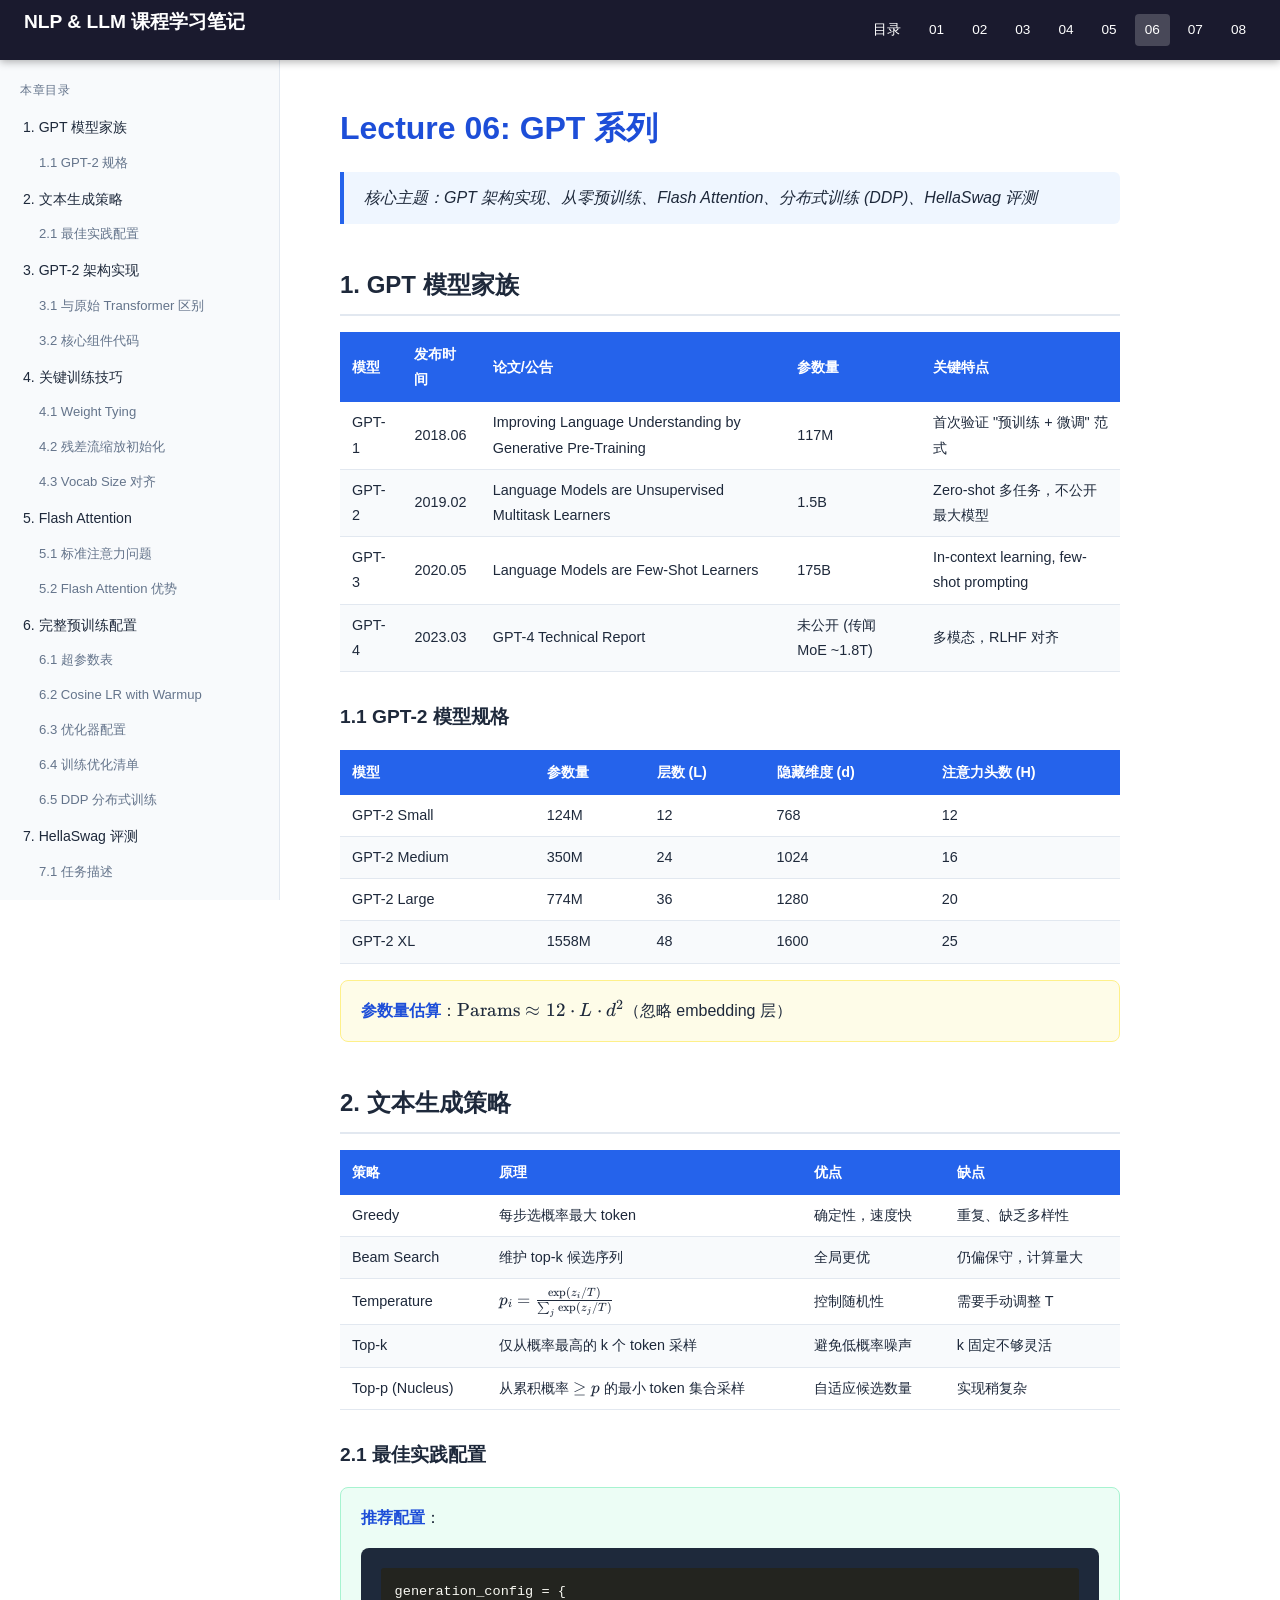
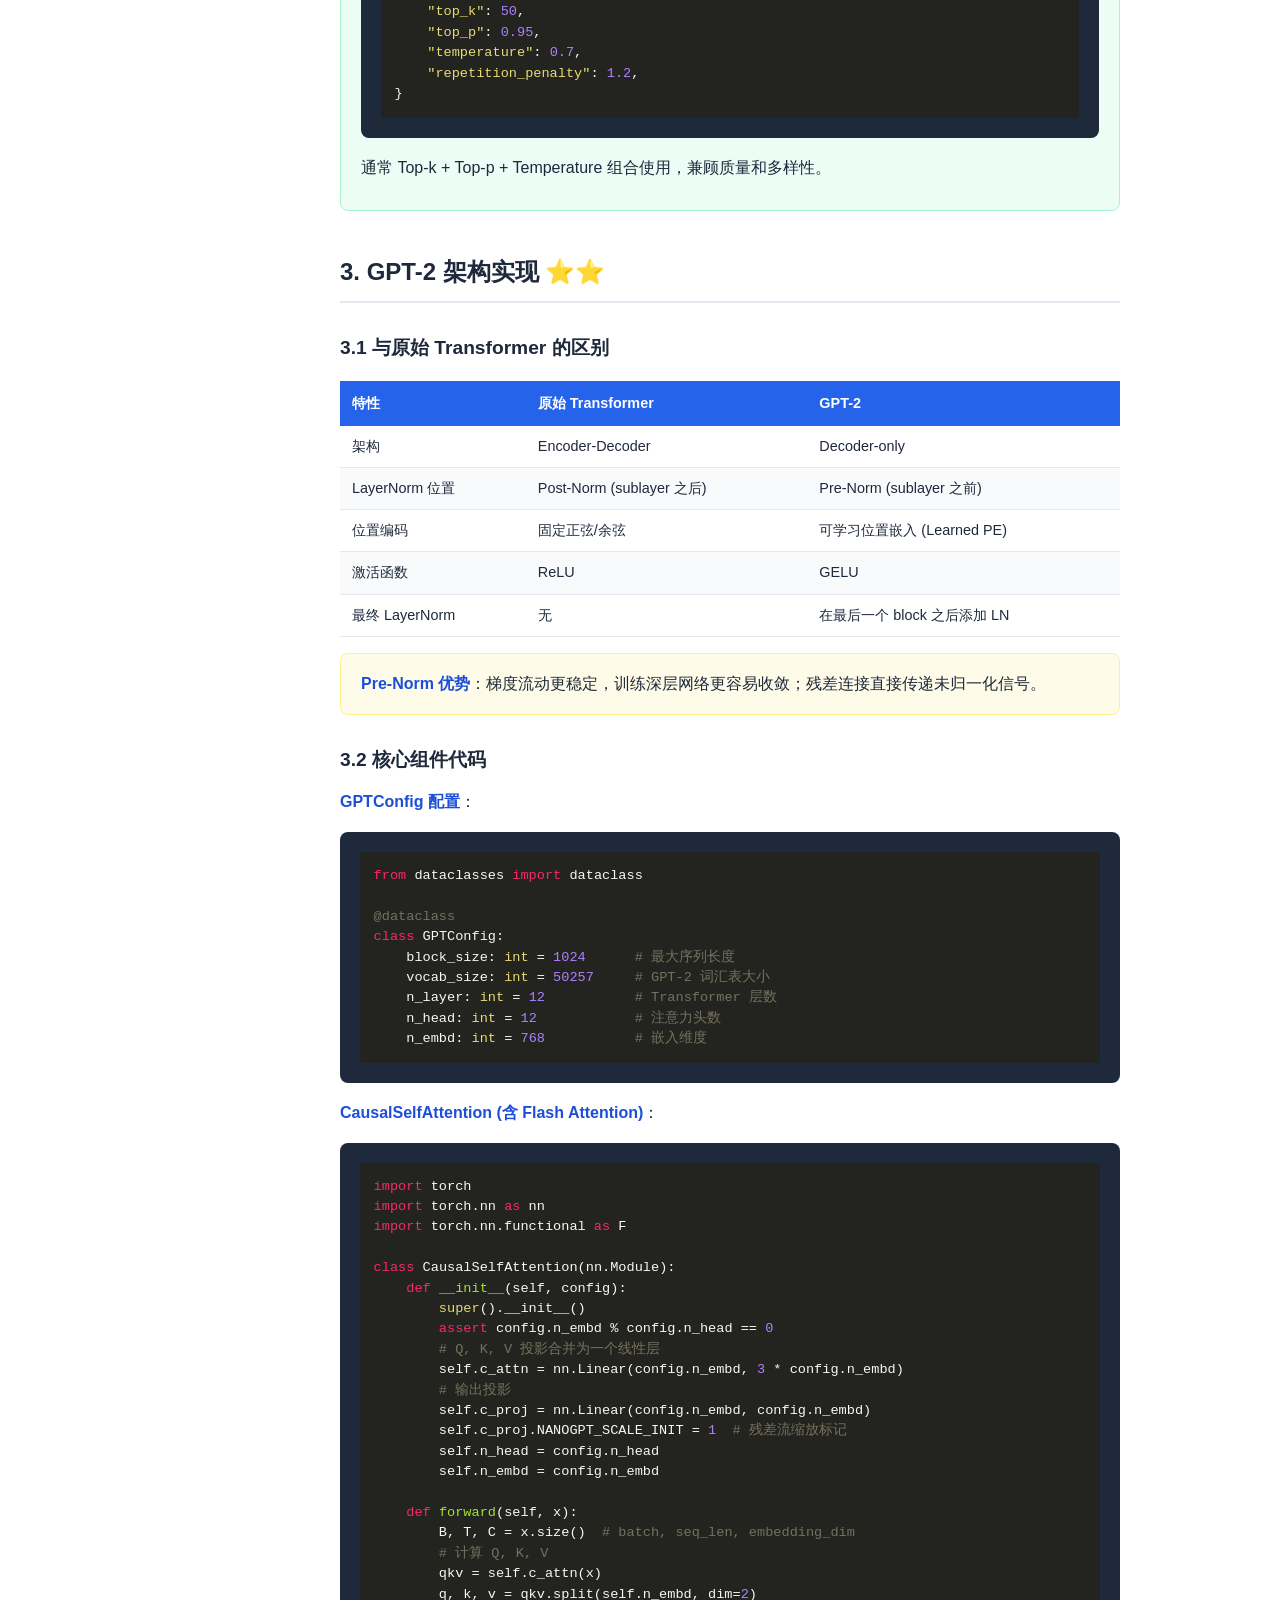
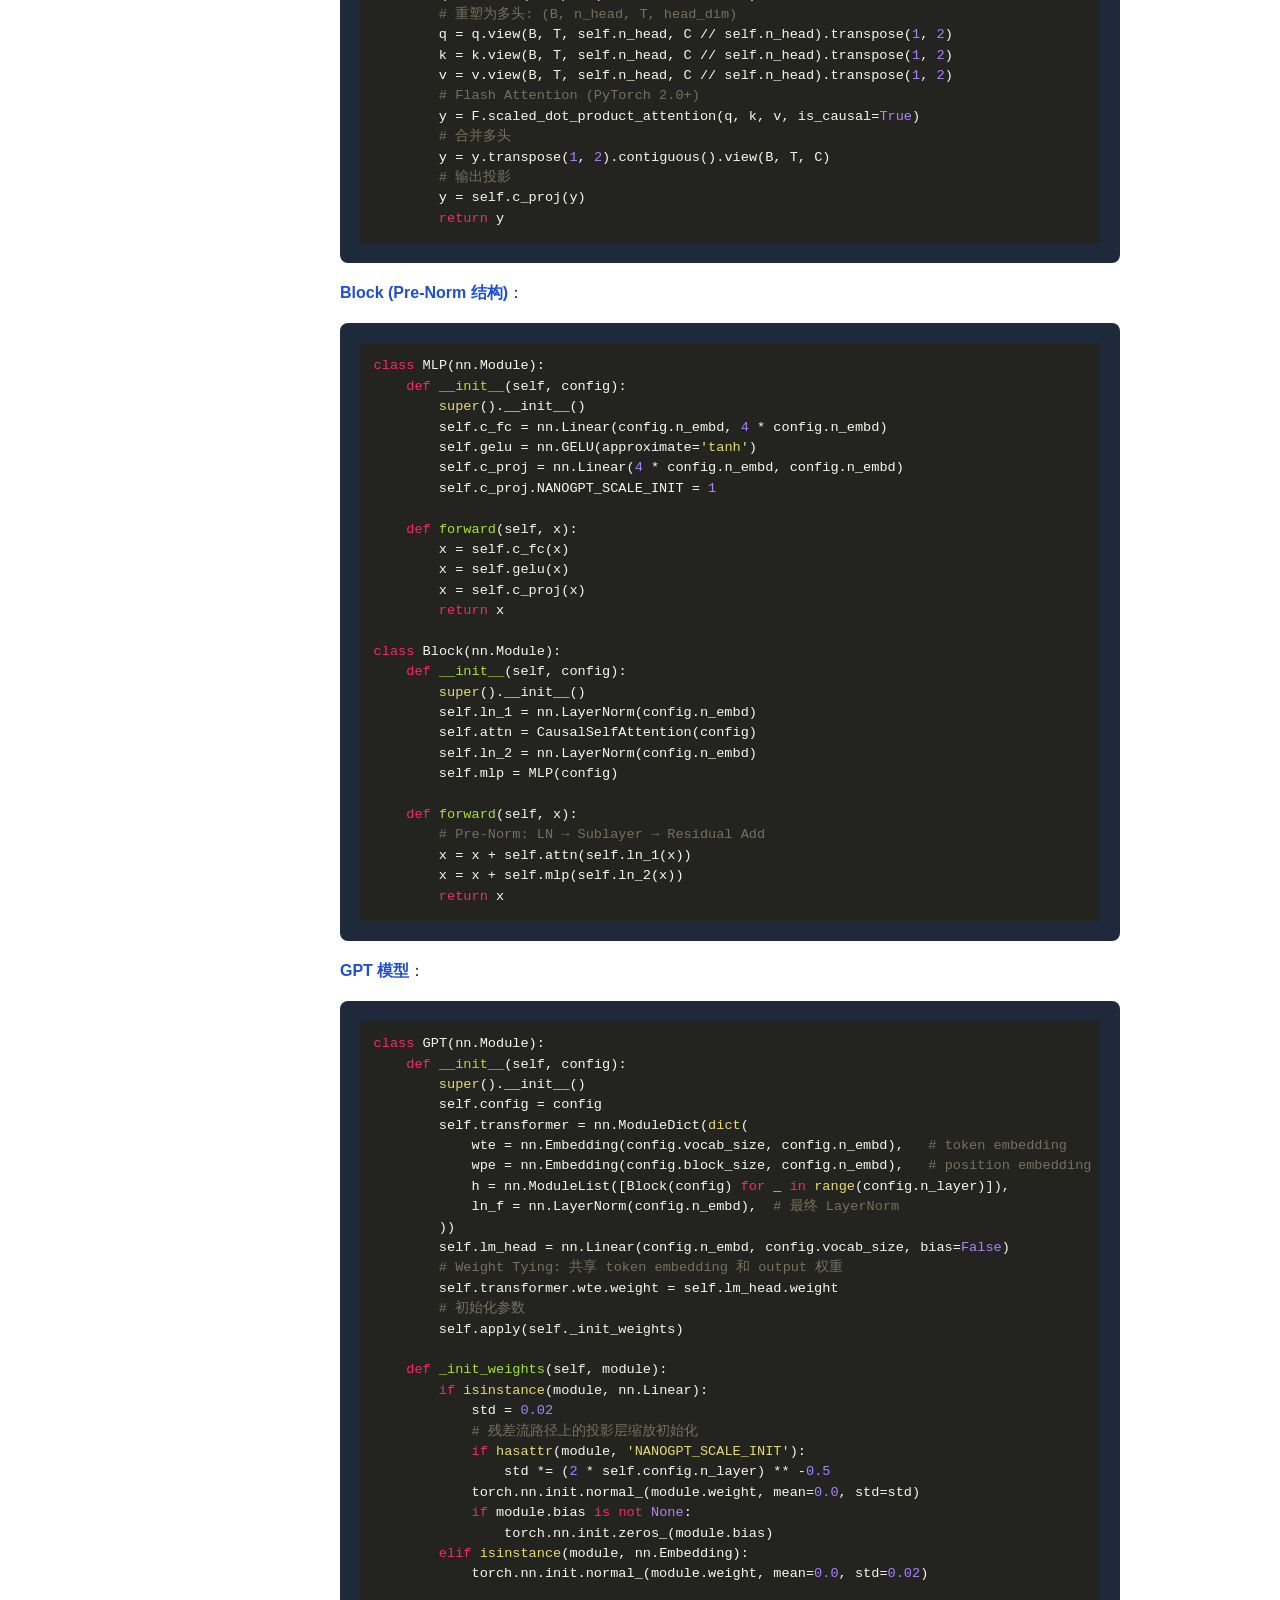
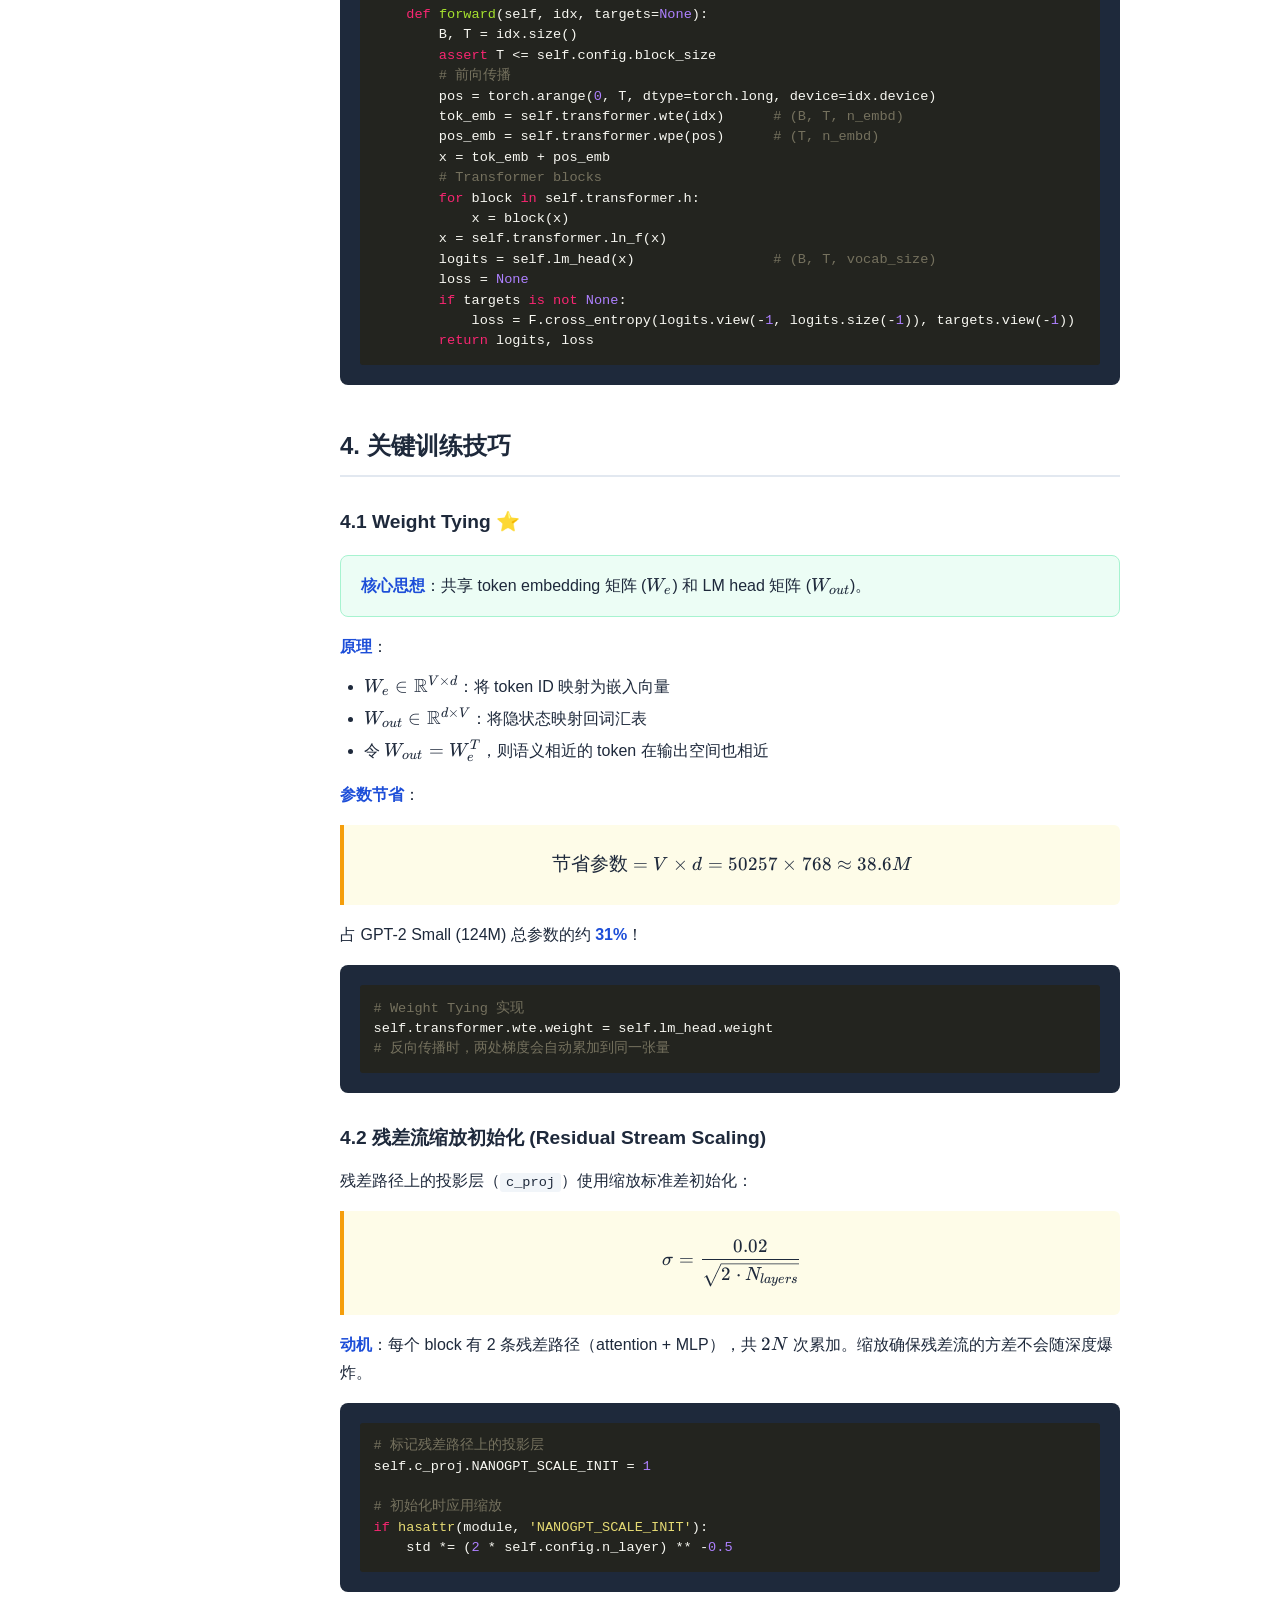
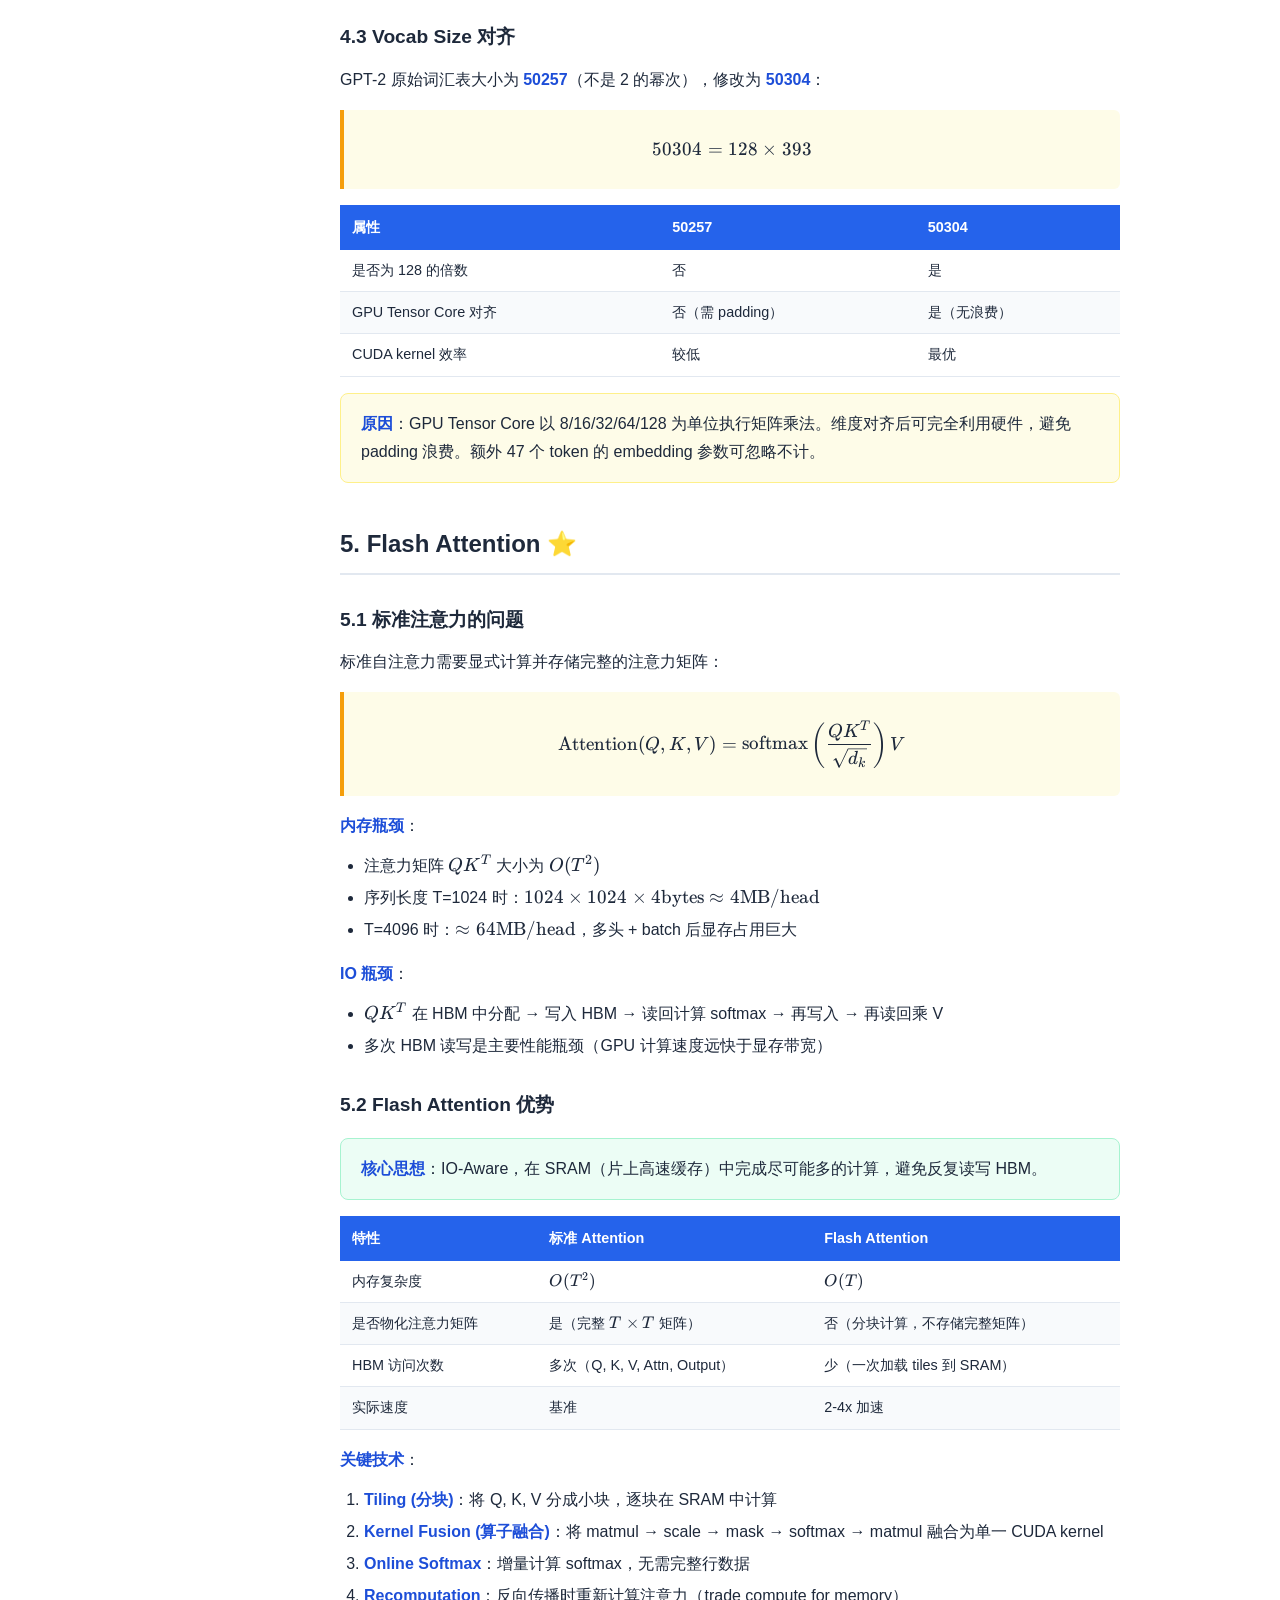
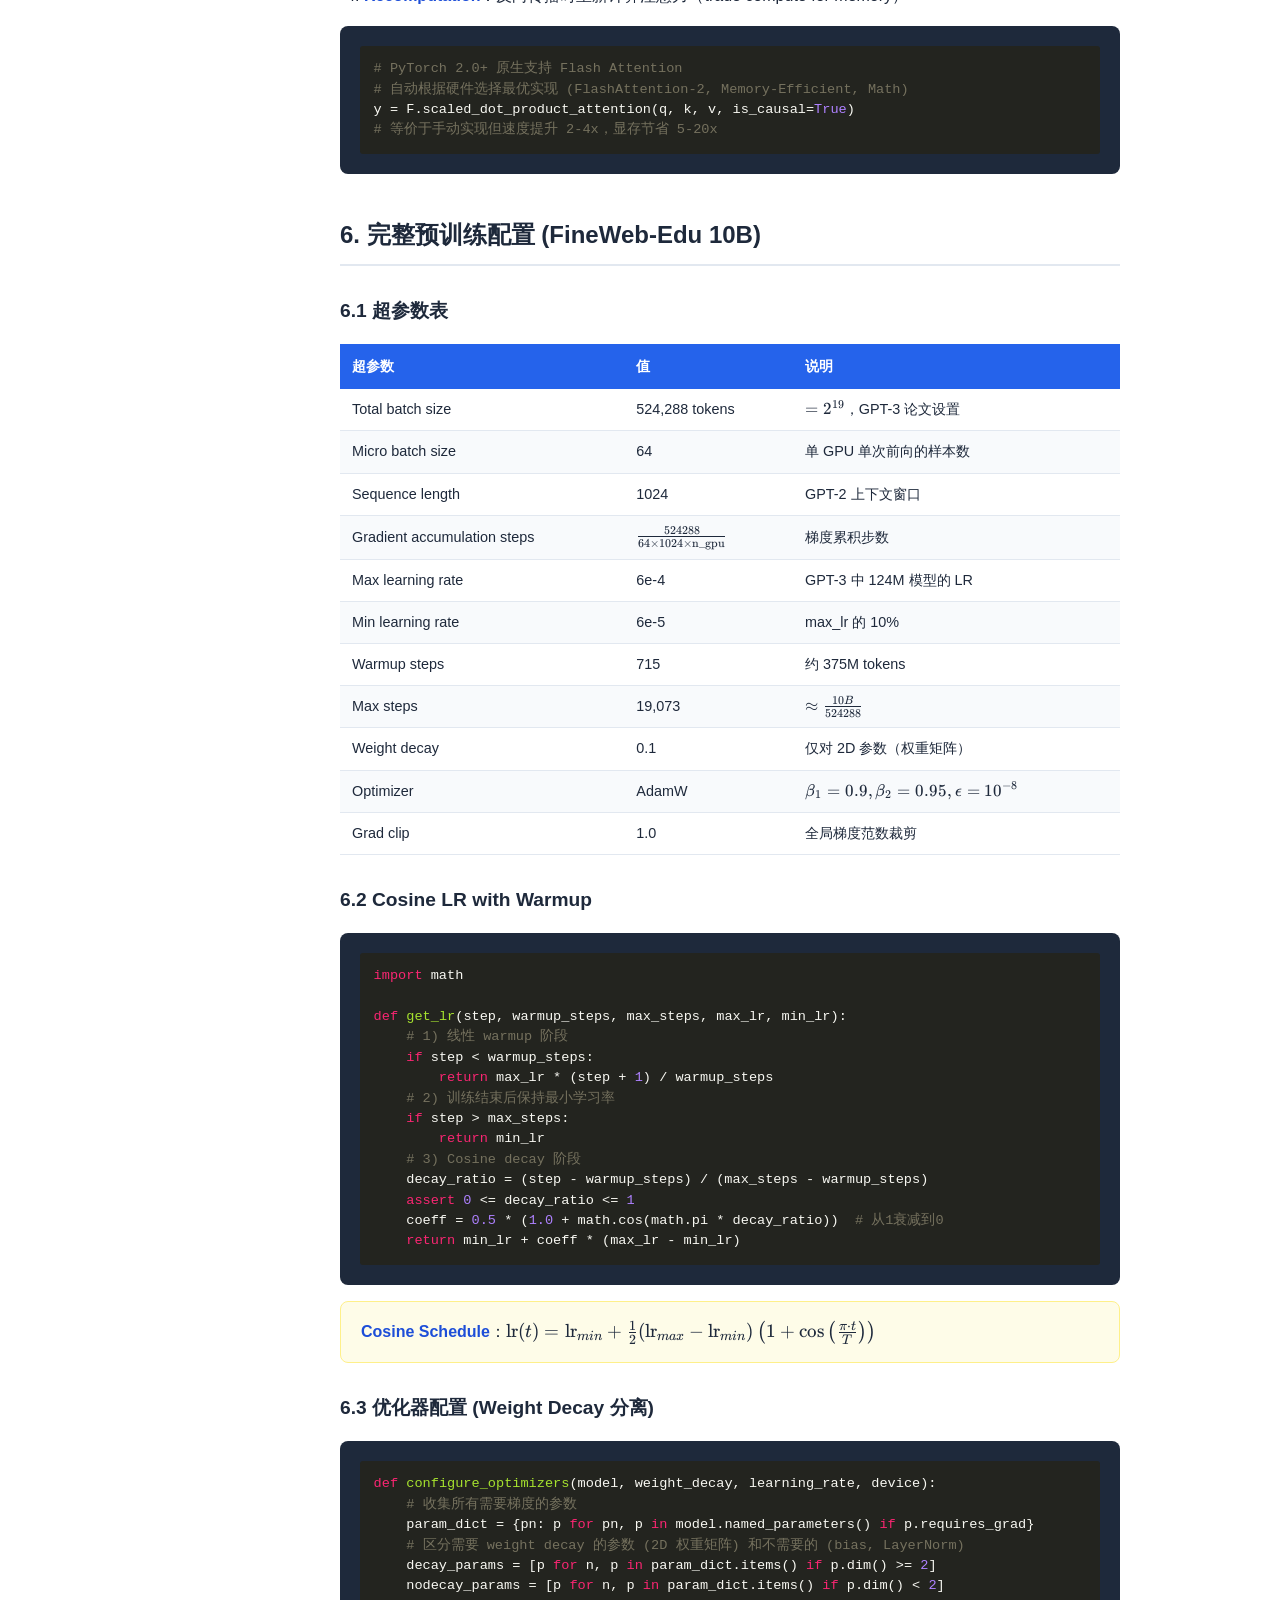
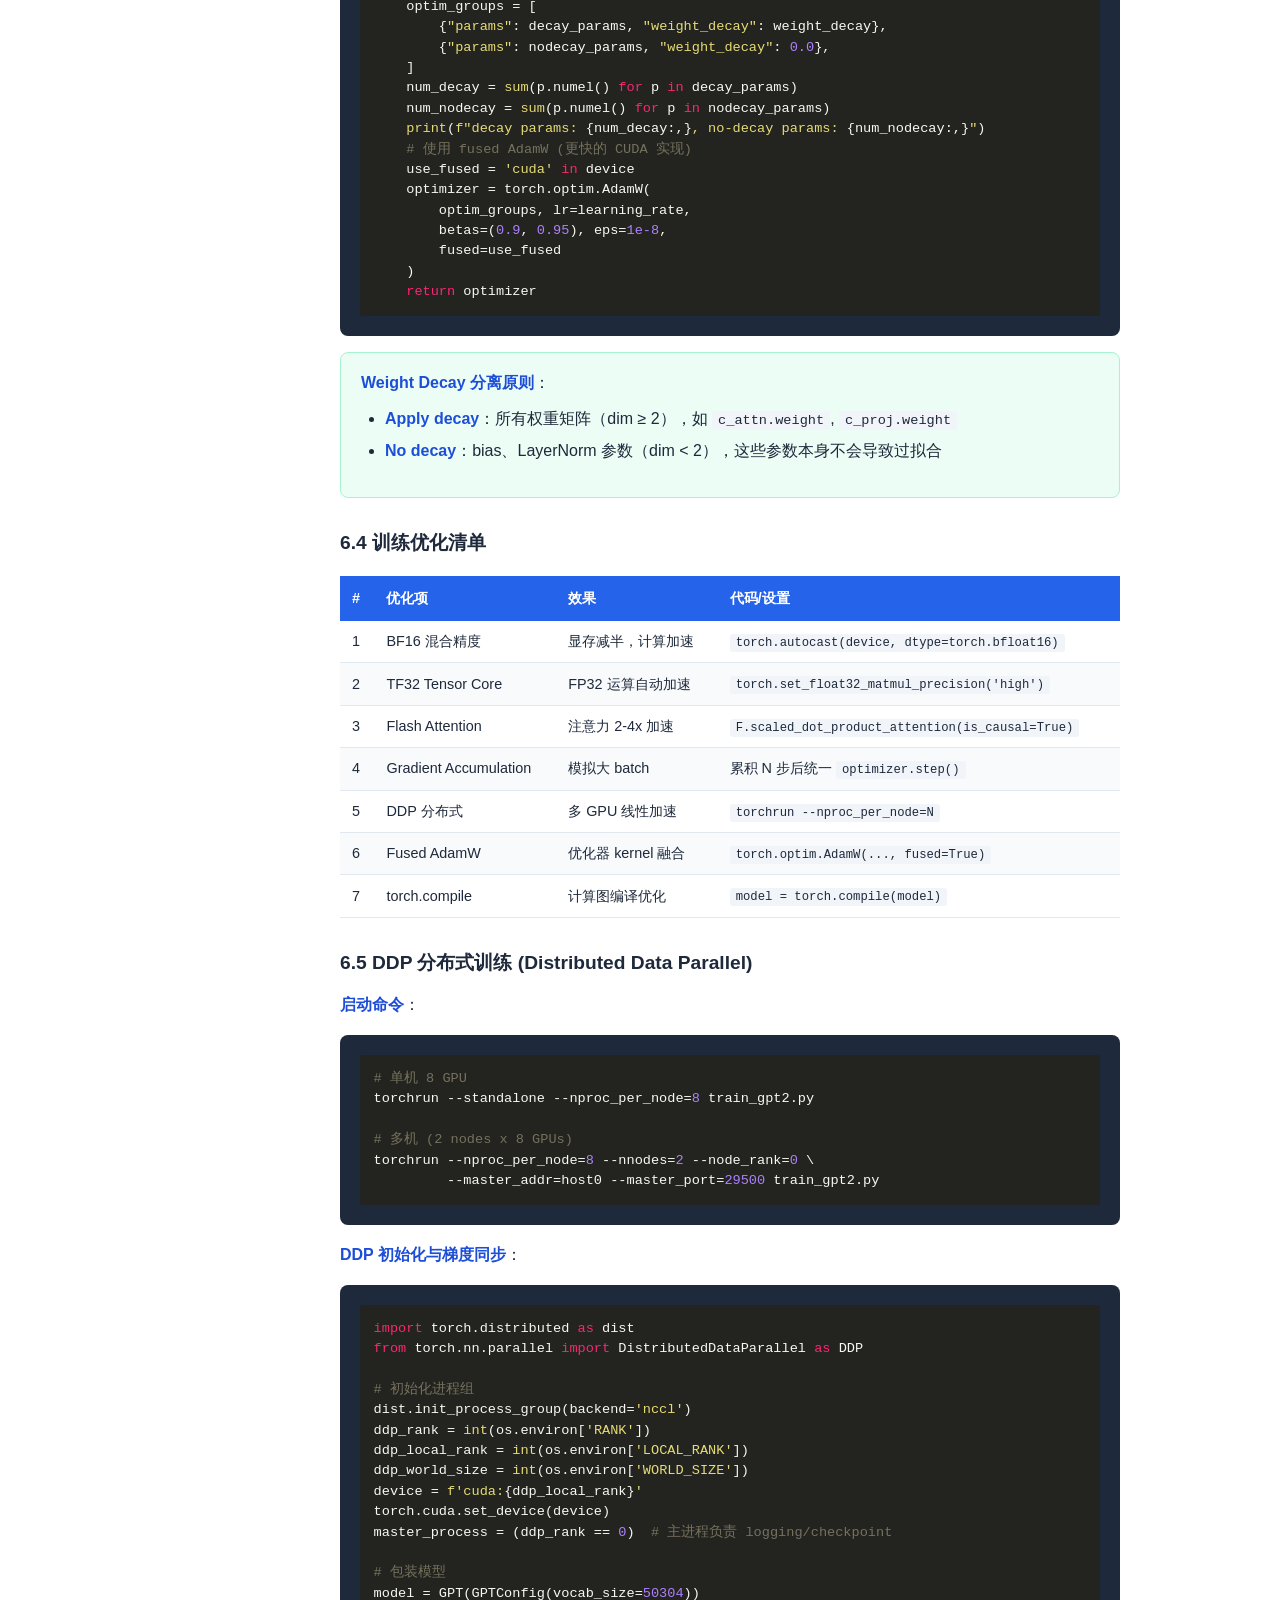
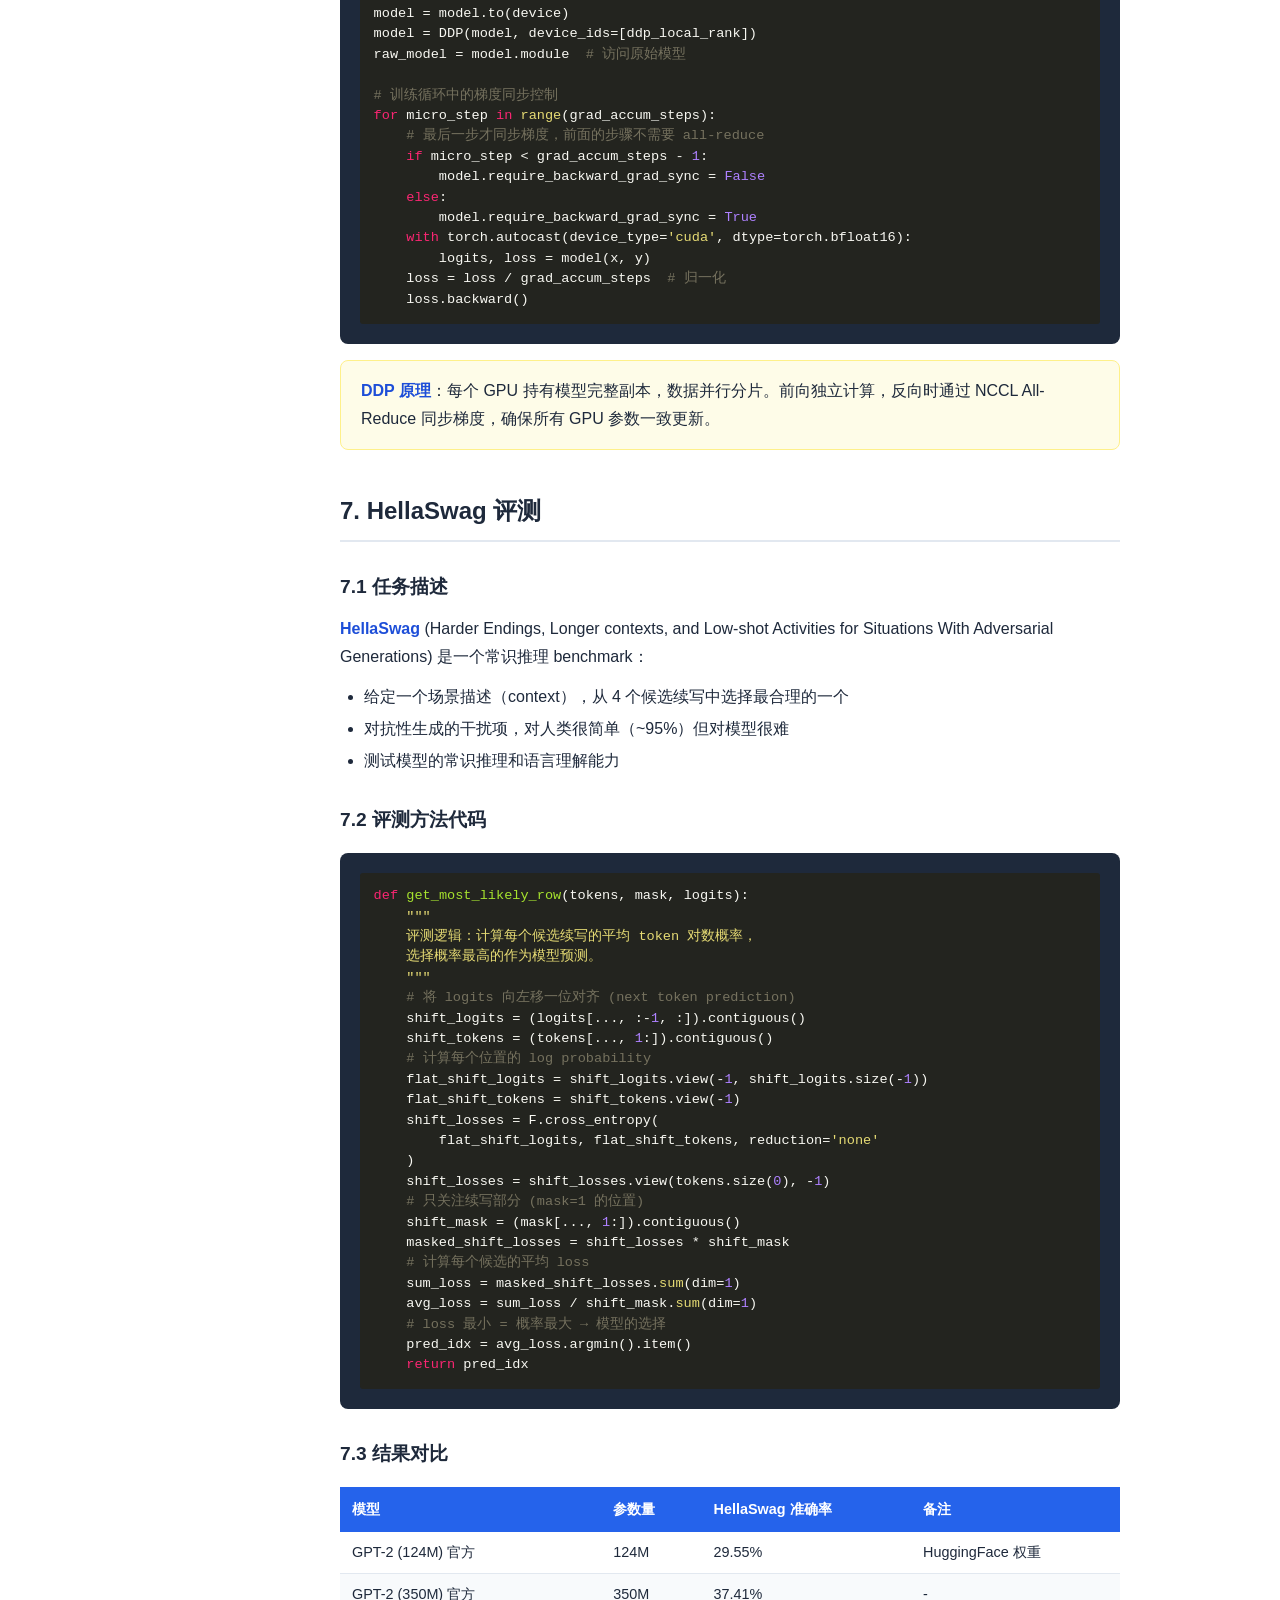
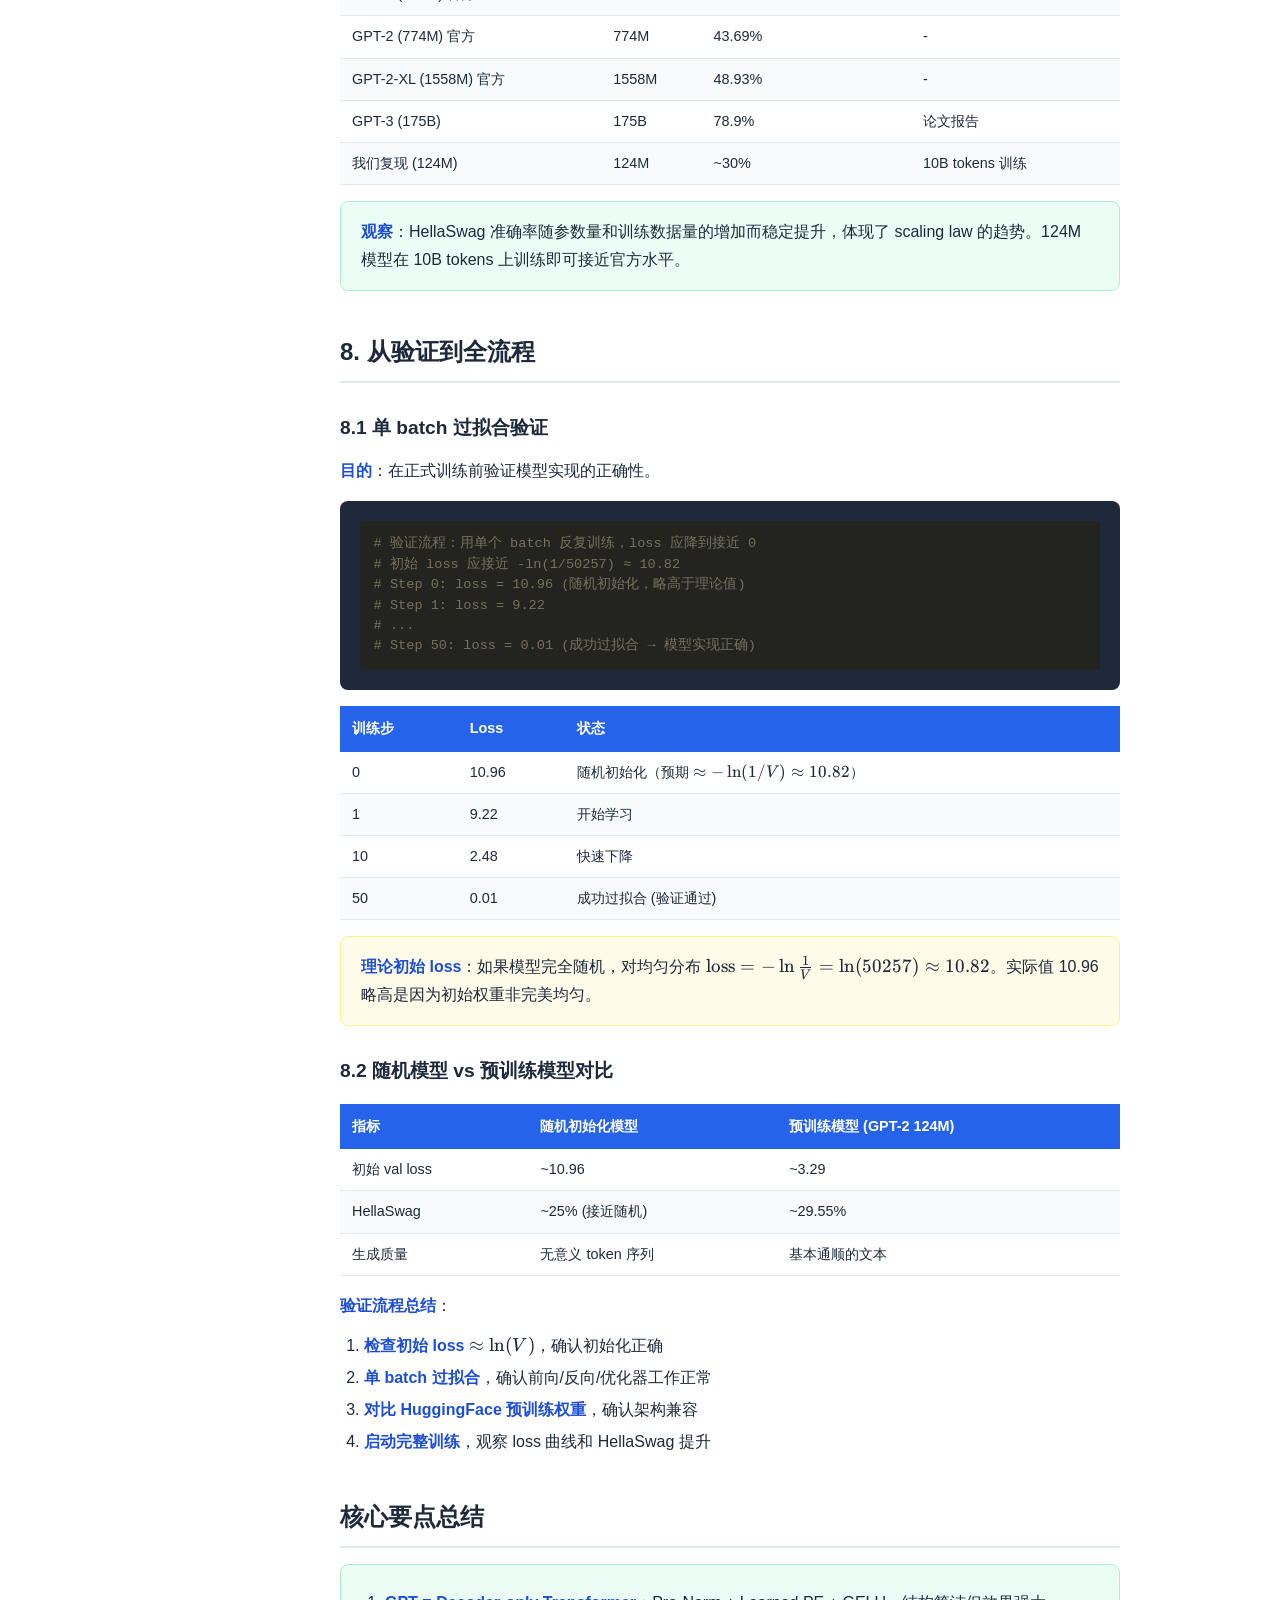
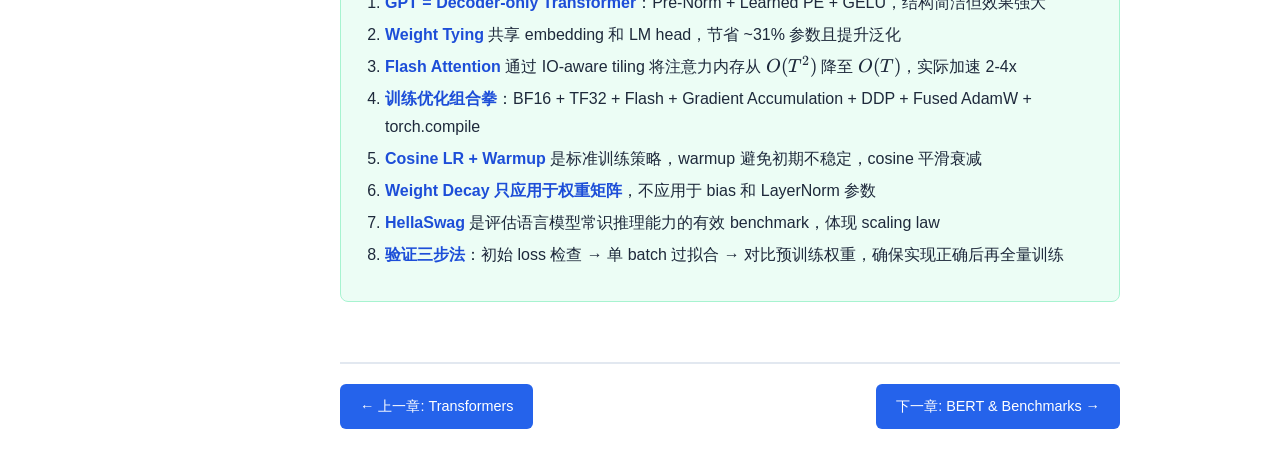
<file: 06-gpt.html>
<!DOCTYPE html>
<html lang="zh-CN">
<head>
    <meta charset="UTF-8">
    <meta name="viewport" content="width=device-width, initial-scale=1.0">
    <title>L06: GPT系列 - LLM课程笔记</title>
    <link rel="stylesheet" href="assets/katex.min.css">
    <link rel="stylesheet" href="assets/monokai-sublime.min.css">
    <script defer src="assets/katex.min.js"></script>
    <script defer src="assets/auto-render.min.js"></script>
    <script src="assets/highlight.min.js"></script>
    <script src="assets/python.min.js"></script>
    <link rel="stylesheet" href="style.css">
</head>
<body>

<!-- Header -->
<header class="header">
    <h1>NLP &amp; LLM 课程学习笔记</h1>
    <nav class="nav-links">
        <a href="index.html">目录</a>
        <a href="01-tokenization.html">01</a>
        <a href="02-ngram-lm.html">02</a>
        <a href="03-embeddings.html">03</a>
        <a href="04-neural-lm.html">04</a>
        <a href="05-transformer.html">05</a>
        <a href="06-gpt.html" class="active">06</a>
        <a href="07-bert-benchmarks.html">07</a>
        <a href="08-sft-rm-ppo.html">08</a>
    </nav>
</header>

<!-- Sidebar Toggle -->
<button class="sidebar-toggle" id="sidebarToggle">&#9776;</button>

<!-- Sidebar -->
<aside class="sidebar" id="sidebar">
    <div class="toc-title">本章目录</div>
    <a href="#sec1">1. GPT 模型家族</a>
    <a href="#sec1-1" class="sub">1.1 GPT-2 规格</a>
    <a href="#sec2">2. 文本生成策略</a>
    <a href="#sec2-1" class="sub">2.1 最佳实践配置</a>
    <a href="#sec3">3. GPT-2 架构实现</a>
    <a href="#sec3-1" class="sub">3.1 与原始 Transformer 区别</a>
    <a href="#sec3-2" class="sub">3.2 核心组件代码</a>
    <a href="#sec4">4. 关键训练技巧</a>
    <a href="#sec4-1" class="sub">4.1 Weight Tying</a>
    <a href="#sec4-2" class="sub">4.2 残差流缩放初始化</a>
    <a href="#sec4-3" class="sub">4.3 Vocab Size 对齐</a>
    <a href="#sec5">5. Flash Attention</a>
    <a href="#sec5-1" class="sub">5.1 标准注意力问题</a>
    <a href="#sec5-2" class="sub">5.2 Flash Attention 优势</a>
    <a href="#sec6">6. 完整预训练配置</a>
    <a href="#sec6-1" class="sub">6.1 超参数表</a>
    <a href="#sec6-2" class="sub">6.2 Cosine LR with Warmup</a>
    <a href="#sec6-3" class="sub">6.3 优化器配置</a>
    <a href="#sec6-4" class="sub">6.4 训练优化清单</a>
    <a href="#sec6-5" class="sub">6.5 DDP 分布式训练</a>
    <a href="#sec7">7. HellaSwag 评测</a>
    <a href="#sec7-1" class="sub">7.1 任务描述</a>
    <a href="#sec7-2" class="sub">7.2 评测方法</a>
    <a href="#sec7-3" class="sub">7.3 结果对比</a>
    <a href="#sec8">8. 从验证到全流程</a>
    <a href="#sec8-1" class="sub">8.1 单 batch 过拟合</a>
    <a href="#sec8-2" class="sub">8.2 随机 vs 预训练模型</a>
    <a href="#summary">核心要点总结</a>
</aside>

<!-- Main Content -->
<main class="main">
    <h1>Lecture 06: GPT 系列</h1>
    <blockquote>
        核心主题：GPT 架构实现、从零预训练、Flash Attention、分布式训练 (DDP)、HellaSwag 评测
    </blockquote>

    <!-- Section 1 -->
    <h2 id="sec1">1. GPT 模型家族</h2>
    <table>
        <thead>
            <tr>
                <th>模型</th>
                <th>发布时间</th>
                <th>论文/公告</th>
                <th>参数量</th>
                <th>关键特点</th>
            </tr>
        </thead>
        <tbody>
            <tr>
                <td>GPT-1</td>
                <td>2018.06</td>
                <td>Improving Language Understanding by Generative Pre-Training</td>
                <td>117M</td>
                <td>首次验证 "预训练 + 微调" 范式</td>
            </tr>
            <tr>
                <td>GPT-2</td>
                <td>2019.02</td>
                <td>Language Models are Unsupervised Multitask Learners</td>
                <td>1.5B</td>
                <td>Zero-shot 多任务，不公开最大模型</td>
            </tr>
            <tr>
                <td>GPT-3</td>
                <td>2020.05</td>
                <td>Language Models are Few-Shot Learners</td>
                <td>175B</td>
                <td>In-context learning, few-shot prompting</td>
            </tr>
            <tr>
                <td>GPT-4</td>
                <td>2023.03</td>
                <td>GPT-4 Technical Report</td>
                <td>未公开 (传闻 MoE ~1.8T)</td>
                <td>多模态，RLHF 对齐</td>
            </tr>
        </tbody>
    </table>

    <h3 id="sec1-1">1.1 GPT-2 模型规格</h3>
    <table>
        <thead>
            <tr>
                <th>模型</th>
                <th>参数量</th>
                <th>层数 (L)</th>
                <th>隐藏维度 (d)</th>
                <th>注意力头数 (H)</th>
            </tr>
        </thead>
        <tbody>
            <tr>
                <td>GPT-2 Small</td>
                <td>124M</td>
                <td>12</td>
                <td>768</td>
                <td>12</td>
            </tr>
            <tr>
                <td>GPT-2 Medium</td>
                <td>350M</td>
                <td>24</td>
                <td>1024</td>
                <td>16</td>
            </tr>
            <tr>
                <td>GPT-2 Large</td>
                <td>774M</td>
                <td>36</td>
                <td>1280</td>
                <td>20</td>
            </tr>
            <tr>
                <td>GPT-2 XL</td>
                <td>1558M</td>
                <td>48</td>
                <td>1600</td>
                <td>25</td>
            </tr>
        </tbody>
    </table>
    <div class="info-box formula">
        <strong>参数量估算</strong>：$\text{Params} \approx 12 \cdot L \cdot d^2$（忽略 embedding 层）
    </div>

    <!-- Section 2 -->
    <h2 id="sec2">2. 文本生成策略</h2>
    <table>
        <thead>
            <tr>
                <th>策略</th>
                <th>原理</th>
                <th>优点</th>
                <th>缺点</th>
            </tr>
        </thead>
        <tbody>
            <tr>
                <td>Greedy</td>
                <td>每步选概率最大 token</td>
                <td>确定性，速度快</td>
                <td>重复、缺乏多样性</td>
            </tr>
            <tr>
                <td>Beam Search</td>
                <td>维护 top-k 候选序列</td>
                <td>全局更优</td>
                <td>仍偏保守，计算量大</td>
            </tr>
            <tr>
                <td>Temperature</td>
                <td>$p_i = \frac{\exp(z_i / T)}{\sum_j \exp(z_j / T)}$</td>
                <td>控制随机性</td>
                <td>需要手动调整 T</td>
            </tr>
            <tr>
                <td>Top-k</td>
                <td>仅从概率最高的 k 个 token 采样</td>
                <td>避免低概率噪声</td>
                <td>k 固定不够灵活</td>
            </tr>
            <tr>
                <td>Top-p (Nucleus)</td>
                <td>从累积概率 $\geq p$ 的最小 token 集合采样</td>
                <td>自适应候选数量</td>
                <td>实现稍复杂</td>
            </tr>
        </tbody>
    </table>

    <h3 id="sec2-1">2.1 最佳实践配置</h3>
    <div class="info-box key">
        <strong>推荐配置</strong>：
        <pre><code class="language-python">generation_config = {
    "top_k": 50,
    "top_p": 0.95,
    "temperature": 0.7,
    "repetition_penalty": 1.2,
}</code></pre>
        <p>通常 Top-k + Top-p + Temperature 组合使用，兼顾质量和多样性。</p>
    </div>

    <!-- Section 3 -->
    <h2 id="sec3">3. GPT-2 架构实现 <span style="color:#e74c3c;">&#11088;&#11088;</span></h2>

    <h3 id="sec3-1">3.1 与原始 Transformer 的区别</h3>
    <table>
        <thead>
            <tr>
                <th>特性</th>
                <th>原始 Transformer</th>
                <th>GPT-2</th>
            </tr>
        </thead>
        <tbody>
            <tr>
                <td>架构</td>
                <td>Encoder-Decoder</td>
                <td>Decoder-only</td>
            </tr>
            <tr>
                <td>LayerNorm 位置</td>
                <td>Post-Norm (sublayer 之后)</td>
                <td>Pre-Norm (sublayer 之前)</td>
            </tr>
            <tr>
                <td>位置编码</td>
                <td>固定正弦/余弦</td>
                <td>可学习位置嵌入 (Learned PE)</td>
            </tr>
            <tr>
                <td>激活函数</td>
                <td>ReLU</td>
                <td>GELU</td>
            </tr>
            <tr>
                <td>最终 LayerNorm</td>
                <td>无</td>
                <td>在最后一个 block 之后添加 LN</td>
            </tr>
        </tbody>
    </table>
    <div class="info-box formula">
        <strong>Pre-Norm 优势</strong>：梯度流动更稳定，训练深层网络更容易收敛；残差连接直接传递未归一化信号。
    </div>

    <h3 id="sec3-2">3.2 核心组件代码</h3>

    <p><strong>GPTConfig 配置</strong>：</p>
    <pre><code class="language-python">from dataclasses import dataclass

@dataclass
class GPTConfig:
    block_size: int = 1024      # 最大序列长度
    vocab_size: int = 50257     # GPT-2 词汇表大小
    n_layer: int = 12           # Transformer 层数
    n_head: int = 12            # 注意力头数
    n_embd: int = 768           # 嵌入维度</code></pre>

    <p><strong>CausalSelfAttention (含 Flash Attention)</strong>：</p>
    <pre><code class="language-python">import torch
import torch.nn as nn
import torch.nn.functional as F

class CausalSelfAttention(nn.Module):
    def __init__(self, config):
        super().__init__()
        assert config.n_embd % config.n_head == 0
        # Q, K, V 投影合并为一个线性层
        self.c_attn = nn.Linear(config.n_embd, 3 * config.n_embd)
        # 输出投影
        self.c_proj = nn.Linear(config.n_embd, config.n_embd)
        self.c_proj.NANOGPT_SCALE_INIT = 1  # 残差流缩放标记
        self.n_head = config.n_head
        self.n_embd = config.n_embd

    def forward(self, x):
        B, T, C = x.size()  # batch, seq_len, embedding_dim
        # 计算 Q, K, V
        qkv = self.c_attn(x)
        q, k, v = qkv.split(self.n_embd, dim=2)
        # 重塑为多头: (B, n_head, T, head_dim)
        q = q.view(B, T, self.n_head, C // self.n_head).transpose(1, 2)
        k = k.view(B, T, self.n_head, C // self.n_head).transpose(1, 2)
        v = v.view(B, T, self.n_head, C // self.n_head).transpose(1, 2)
        # Flash Attention (PyTorch 2.0+)
        y = F.scaled_dot_product_attention(q, k, v, is_causal=True)
        # 合并多头
        y = y.transpose(1, 2).contiguous().view(B, T, C)
        # 输出投影
        y = self.c_proj(y)
        return y</code></pre>

    <p><strong>Block (Pre-Norm 结构)</strong>：</p>
    <pre><code class="language-python">class MLP(nn.Module):
    def __init__(self, config):
        super().__init__()
        self.c_fc = nn.Linear(config.n_embd, 4 * config.n_embd)
        self.gelu = nn.GELU(approximate='tanh')
        self.c_proj = nn.Linear(4 * config.n_embd, config.n_embd)
        self.c_proj.NANOGPT_SCALE_INIT = 1

    def forward(self, x):
        x = self.c_fc(x)
        x = self.gelu(x)
        x = self.c_proj(x)
        return x

class Block(nn.Module):
    def __init__(self, config):
        super().__init__()
        self.ln_1 = nn.LayerNorm(config.n_embd)
        self.attn = CausalSelfAttention(config)
        self.ln_2 = nn.LayerNorm(config.n_embd)
        self.mlp = MLP(config)

    def forward(self, x):
        # Pre-Norm: LN → Sublayer → Residual Add
        x = x + self.attn(self.ln_1(x))
        x = x + self.mlp(self.ln_2(x))
        return x</code></pre>

    <p><strong>GPT 模型</strong>：</p>
    <pre><code class="language-python">class GPT(nn.Module):
    def __init__(self, config):
        super().__init__()
        self.config = config
        self.transformer = nn.ModuleDict(dict(
            wte = nn.Embedding(config.vocab_size, config.n_embd),   # token embedding
            wpe = nn.Embedding(config.block_size, config.n_embd),   # position embedding
            h = nn.ModuleList([Block(config) for _ in range(config.n_layer)]),
            ln_f = nn.LayerNorm(config.n_embd),  # 最终 LayerNorm
        ))
        self.lm_head = nn.Linear(config.n_embd, config.vocab_size, bias=False)
        # Weight Tying: 共享 token embedding 和 output 权重
        self.transformer.wte.weight = self.lm_head.weight
        # 初始化参数
        self.apply(self._init_weights)

    def _init_weights(self, module):
        if isinstance(module, nn.Linear):
            std = 0.02
            # 残差流路径上的投影层缩放初始化
            if hasattr(module, 'NANOGPT_SCALE_INIT'):
                std *= (2 * self.config.n_layer) ** -0.5
            torch.nn.init.normal_(module.weight, mean=0.0, std=std)
            if module.bias is not None:
                torch.nn.init.zeros_(module.bias)
        elif isinstance(module, nn.Embedding):
            torch.nn.init.normal_(module.weight, mean=0.0, std=0.02)

    def forward(self, idx, targets=None):
        B, T = idx.size()
        assert T <= self.config.block_size
        # 前向传播
        pos = torch.arange(0, T, dtype=torch.long, device=idx.device)
        tok_emb = self.transformer.wte(idx)      # (B, T, n_embd)
        pos_emb = self.transformer.wpe(pos)      # (T, n_embd)
        x = tok_emb + pos_emb
        # Transformer blocks
        for block in self.transformer.h:
            x = block(x)
        x = self.transformer.ln_f(x)
        logits = self.lm_head(x)                 # (B, T, vocab_size)
        loss = None
        if targets is not None:
            loss = F.cross_entropy(logits.view(-1, logits.size(-1)), targets.view(-1))
        return logits, loss</code></pre>

    <!-- Section 4 -->
    <h2 id="sec4">4. 关键训练技巧</h2>

    <h3 id="sec4-1">4.1 Weight Tying <span style="color:#e74c3c;">&#11088;</span></h3>
    <div class="info-box key">
        <strong>核心思想</strong>：共享 token embedding 矩阵 ($W_e$) 和 LM head 矩阵 ($W_{out}$)。
    </div>
    <p><strong>原理</strong>：</p>
    <ul>
        <li>$W_e \in \mathbb{R}^{V \times d}$：将 token ID 映射为嵌入向量</li>
        <li>$W_{out} \in \mathbb{R}^{d \times V}$：将隐状态映射回词汇表</li>
        <li>令 $W_{out} = W_e^T$，则语义相近的 token 在输出空间也相近</li>
    </ul>
    <p><strong>参数节省</strong>：</p>
    <div class="math-block">
        $$\text{节省参数} = V \times d = 50257 \times 768 \approx 38.6M$$
    </div>
    <p>占 GPT-2 Small (124M) 总参数的约 <strong>31%</strong>！</p>
    <pre><code class="language-python"># Weight Tying 实现
self.transformer.wte.weight = self.lm_head.weight
# 反向传播时，两处梯度会自动累加到同一张量</code></pre>

    <h3 id="sec4-2">4.2 残差流缩放初始化 (Residual Stream Scaling)</h3>
    <p>残差路径上的投影层（<code>c_proj</code>）使用缩放标准差初始化：</p>
    <div class="math-block">
        $$\sigma = \frac{0.02}{\sqrt{2 \cdot N_{layers}}}$$
    </div>
    <p><strong>动机</strong>：每个 block 有 2 条残差路径（attention + MLP），共 $2N$ 次累加。缩放确保残差流的方差不会随深度爆炸。</p>
    <pre><code class="language-python"># 标记残差路径上的投影层
self.c_proj.NANOGPT_SCALE_INIT = 1

# 初始化时应用缩放
if hasattr(module, 'NANOGPT_SCALE_INIT'):
    std *= (2 * self.config.n_layer) ** -0.5</code></pre>

    <h3 id="sec4-3">4.3 Vocab Size 对齐</h3>
    <p>GPT-2 原始词汇表大小为 <strong>50257</strong>（不是 2 的幂次），修改为 <strong>50304</strong>：</p>
    <div class="math-block">
        $$50304 = 128 \times 393$$
    </div>
    <table>
        <thead>
            <tr>
                <th>属性</th>
                <th>50257</th>
                <th>50304</th>
            </tr>
        </thead>
        <tbody>
            <tr>
                <td>是否为 128 的倍数</td>
                <td>否</td>
                <td>是</td>
            </tr>
            <tr>
                <td>GPU Tensor Core 对齐</td>
                <td>否（需 padding）</td>
                <td>是（无浪费）</td>
            </tr>
            <tr>
                <td>CUDA kernel 效率</td>
                <td>较低</td>
                <td>最优</td>
            </tr>
        </tbody>
    </table>
    <div class="info-box formula">
        <strong>原因</strong>：GPU Tensor Core 以 8/16/32/64/128 为单位执行矩阵乘法。维度对齐后可完全利用硬件，避免 padding 浪费。额外 47 个 token 的 embedding 参数可忽略不计。
    </div>

    <!-- Section 5 -->
    <h2 id="sec5">5. Flash Attention <span style="color:#e74c3c;">&#11088;</span></h2>

    <h3 id="sec5-1">5.1 标准注意力的问题</h3>
    <p>标准自注意力需要显式计算并存储完整的注意力矩阵：</p>
    <div class="math-block">
        $$\text{Attention}(Q, K, V) = \text{softmax}\left(\frac{QK^T}{\sqrt{d_k}}\right) V$$
    </div>
    <p><strong>内存瓶颈</strong>：</p>
    <ul>
        <li>注意力矩阵 $QK^T$ 大小为 $O(T^2)$</li>
        <li>序列长度 T=1024 时：$1024 \times 1024 \times 4\text{bytes} \approx 4\text{MB/head}$</li>
        <li>T=4096 时：$\approx 64\text{MB/head}$，多头 + batch 后显存占用巨大</li>
    </ul>
    <p><strong>IO 瓶颈</strong>：</p>
    <ul>
        <li>$QK^T$ 在 HBM 中分配 → 写入 HBM → 读回计算 softmax → 再写入 → 再读回乘 V</li>
        <li>多次 HBM 读写是主要性能瓶颈（GPU 计算速度远快于显存带宽）</li>
    </ul>

    <h3 id="sec5-2">5.2 Flash Attention 优势</h3>
    <div class="info-box key">
        <strong>核心思想</strong>：IO-Aware，在 SRAM（片上高速缓存）中完成尽可能多的计算，避免反复读写 HBM。
    </div>
    <table>
        <thead>
            <tr>
                <th>特性</th>
                <th>标准 Attention</th>
                <th>Flash Attention</th>
            </tr>
        </thead>
        <tbody>
            <tr>
                <td>内存复杂度</td>
                <td>$O(T^2)$</td>
                <td>$O(T)$</td>
            </tr>
            <tr>
                <td>是否物化注意力矩阵</td>
                <td>是（完整 $T \times T$ 矩阵）</td>
                <td>否（分块计算，不存储完整矩阵）</td>
            </tr>
            <tr>
                <td>HBM 访问次数</td>
                <td>多次（Q, K, V, Attn, Output）</td>
                <td>少（一次加载 tiles 到 SRAM）</td>
            </tr>
            <tr>
                <td>实际速度</td>
                <td>基准</td>
                <td>2-4x 加速</td>
            </tr>
        </tbody>
    </table>
    <p><strong>关键技术</strong>：</p>
    <ol>
        <li><strong>Tiling (分块)</strong>：将 Q, K, V 分成小块，逐块在 SRAM 中计算</li>
        <li><strong>Kernel Fusion (算子融合)</strong>：将 matmul → scale → mask → softmax → matmul 融合为单一 CUDA kernel</li>
        <li><strong>Online Softmax</strong>：增量计算 softmax，无需完整行数据</li>
        <li><strong>Recomputation</strong>：反向传播时重新计算注意力（trade compute for memory）</li>
    </ol>
    <pre><code class="language-python"># PyTorch 2.0+ 原生支持 Flash Attention
# 自动根据硬件选择最优实现 (FlashAttention-2, Memory-Efficient, Math)
y = F.scaled_dot_product_attention(q, k, v, is_causal=True)
# 等价于手动实现但速度提升 2-4x，显存节省 5-20x</code></pre>

    <!-- Section 6 -->
    <h2 id="sec6">6. 完整预训练配置 (FineWeb-Edu 10B)</h2>

    <h3 id="sec6-1">6.1 超参数表</h3>
    <table>
        <thead>
            <tr>
                <th>超参数</th>
                <th>值</th>
                <th>说明</th>
            </tr>
        </thead>
        <tbody>
            <tr>
                <td>Total batch size</td>
                <td>524,288 tokens</td>
                <td>$= 2^{19}$，GPT-3 论文设置</td>
            </tr>
            <tr>
                <td>Micro batch size</td>
                <td>64</td>
                <td>单 GPU 单次前向的样本数</td>
            </tr>
            <tr>
                <td>Sequence length</td>
                <td>1024</td>
                <td>GPT-2 上下文窗口</td>
            </tr>
            <tr>
                <td>Gradient accumulation steps</td>
                <td>$\frac{524288}{64 \times 1024 \times \text{n\_gpu}}$</td>
                <td>梯度累积步数</td>
            </tr>
            <tr>
                <td>Max learning rate</td>
                <td>6e-4</td>
                <td>GPT-3 中 124M 模型的 LR</td>
            </tr>
            <tr>
                <td>Min learning rate</td>
                <td>6e-5</td>
                <td>max_lr 的 10%</td>
            </tr>
            <tr>
                <td>Warmup steps</td>
                <td>715</td>
                <td>约 375M tokens</td>
            </tr>
            <tr>
                <td>Max steps</td>
                <td>19,073</td>
                <td>$\approx \frac{10B}{524288}$</td>
            </tr>
            <tr>
                <td>Weight decay</td>
                <td>0.1</td>
                <td>仅对 2D 参数（权重矩阵）</td>
            </tr>
            <tr>
                <td>Optimizer</td>
                <td>AdamW</td>
                <td>$\beta_1=0.9, \beta_2=0.95, \epsilon=10^{-8}$</td>
            </tr>
            <tr>
                <td>Grad clip</td>
                <td>1.0</td>
                <td>全局梯度范数裁剪</td>
            </tr>
        </tbody>
    </table>

    <h3 id="sec6-2">6.2 Cosine LR with Warmup</h3>
    <pre><code class="language-python">import math

def get_lr(step, warmup_steps, max_steps, max_lr, min_lr):
    # 1) 线性 warmup 阶段
    if step < warmup_steps:
        return max_lr * (step + 1) / warmup_steps
    # 2) 训练结束后保持最小学习率
    if step > max_steps:
        return min_lr
    # 3) Cosine decay 阶段
    decay_ratio = (step - warmup_steps) / (max_steps - warmup_steps)
    assert 0 <= decay_ratio <= 1
    coeff = 0.5 * (1.0 + math.cos(math.pi * decay_ratio))  # 从1衰减到0
    return min_lr + coeff * (max_lr - min_lr)</code></pre>
    <div class="info-box formula">
        <strong>Cosine Schedule</strong>：$\text{lr}(t) = \text{lr}_{min} + \frac{1}{2}(\text{lr}_{max} - \text{lr}_{min})\left(1 + \cos\left(\frac{\pi \cdot t}{T}\right)\right)$
    </div>

    <h3 id="sec6-3">6.3 优化器配置 (Weight Decay 分离)</h3>
    <pre><code class="language-python">def configure_optimizers(model, weight_decay, learning_rate, device):
    # 收集所有需要梯度的参数
    param_dict = {pn: p for pn, p in model.named_parameters() if p.requires_grad}
    # 区分需要 weight decay 的参数 (2D 权重矩阵) 和不需要的 (bias, LayerNorm)
    decay_params = [p for n, p in param_dict.items() if p.dim() >= 2]
    nodecay_params = [p for n, p in param_dict.items() if p.dim() < 2]
    optim_groups = [
        {"params": decay_params, "weight_decay": weight_decay},
        {"params": nodecay_params, "weight_decay": 0.0},
    ]
    num_decay = sum(p.numel() for p in decay_params)
    num_nodecay = sum(p.numel() for p in nodecay_params)
    print(f"decay params: {num_decay:,}, no-decay params: {num_nodecay:,}")
    # 使用 fused AdamW (更快的 CUDA 实现)
    use_fused = 'cuda' in device
    optimizer = torch.optim.AdamW(
        optim_groups, lr=learning_rate,
        betas=(0.9, 0.95), eps=1e-8,
        fused=use_fused
    )
    return optimizer</code></pre>
    <div class="info-box key">
        <strong>Weight Decay 分离原则</strong>：
        <ul>
            <li><strong>Apply decay</strong>：所有权重矩阵（dim &ge; 2），如 <code>c_attn.weight</code>, <code>c_proj.weight</code></li>
            <li><strong>No decay</strong>：bias、LayerNorm 参数（dim &lt; 2），这些参数本身不会导致过拟合</li>
        </ul>
    </div>

    <h3 id="sec6-4">6.4 训练优化清单</h3>
    <table>
        <thead>
            <tr>
                <th>#</th>
                <th>优化项</th>
                <th>效果</th>
                <th>代码/设置</th>
            </tr>
        </thead>
        <tbody>
            <tr>
                <td>1</td>
                <td>BF16 混合精度</td>
                <td>显存减半，计算加速</td>
                <td><code>torch.autocast(device, dtype=torch.bfloat16)</code></td>
            </tr>
            <tr>
                <td>2</td>
                <td>TF32 Tensor Core</td>
                <td>FP32 运算自动加速</td>
                <td><code>torch.set_float32_matmul_precision('high')</code></td>
            </tr>
            <tr>
                <td>3</td>
                <td>Flash Attention</td>
                <td>注意力 2-4x 加速</td>
                <td><code>F.scaled_dot_product_attention(is_causal=True)</code></td>
            </tr>
            <tr>
                <td>4</td>
                <td>Gradient Accumulation</td>
                <td>模拟大 batch</td>
                <td>累积 N 步后统一 <code>optimizer.step()</code></td>
            </tr>
            <tr>
                <td>5</td>
                <td>DDP 分布式</td>
                <td>多 GPU 线性加速</td>
                <td><code>torchrun --nproc_per_node=N</code></td>
            </tr>
            <tr>
                <td>6</td>
                <td>Fused AdamW</td>
                <td>优化器 kernel 融合</td>
                <td><code>torch.optim.AdamW(..., fused=True)</code></td>
            </tr>
            <tr>
                <td>7</td>
                <td>torch.compile</td>
                <td>计算图编译优化</td>
                <td><code>model = torch.compile(model)</code></td>
            </tr>
        </tbody>
    </table>

    <h3 id="sec6-5">6.5 DDP 分布式训练 (Distributed Data Parallel)</h3>
    <p><strong>启动命令</strong>：</p>
    <pre><code class="language-python"># 单机 8 GPU
torchrun --standalone --nproc_per_node=8 train_gpt2.py

# 多机 (2 nodes x 8 GPUs)
torchrun --nproc_per_node=8 --nnodes=2 --node_rank=0 \
         --master_addr=host0 --master_port=29500 train_gpt2.py</code></pre>

    <p><strong>DDP 初始化与梯度同步</strong>：</p>
    <pre><code class="language-python">import torch.distributed as dist
from torch.nn.parallel import DistributedDataParallel as DDP

# 初始化进程组
dist.init_process_group(backend='nccl')
ddp_rank = int(os.environ['RANK'])
ddp_local_rank = int(os.environ['LOCAL_RANK'])
ddp_world_size = int(os.environ['WORLD_SIZE'])
device = f'cuda:{ddp_local_rank}'
torch.cuda.set_device(device)
master_process = (ddp_rank == 0)  # 主进程负责 logging/checkpoint

# 包装模型
model = GPT(GPTConfig(vocab_size=50304))
model = model.to(device)
model = DDP(model, device_ids=[ddp_local_rank])
raw_model = model.module  # 访问原始模型

# 训练循环中的梯度同步控制
for micro_step in range(grad_accum_steps):
    # 最后一步才同步梯度，前面的步骤不需要 all-reduce
    if micro_step < grad_accum_steps - 1:
        model.require_backward_grad_sync = False
    else:
        model.require_backward_grad_sync = True
    with torch.autocast(device_type='cuda', dtype=torch.bfloat16):
        logits, loss = model(x, y)
    loss = loss / grad_accum_steps  # 归一化
    loss.backward()</code></pre>

    <div class="info-box formula">
        <strong>DDP 原理</strong>：每个 GPU 持有模型完整副本，数据并行分片。前向独立计算，反向时通过 NCCL All-Reduce 同步梯度，确保所有 GPU 参数一致更新。
    </div>

    <!-- Section 7 -->
    <h2 id="sec7">7. HellaSwag 评测</h2>

    <h3 id="sec7-1">7.1 任务描述</h3>
    <p><strong>HellaSwag</strong> (Harder Endings, Longer contexts, and Low-shot Activities for Situations With Adversarial Generations) 是一个常识推理 benchmark：</p>
    <ul>
        <li>给定一个场景描述（context），从 4 个候选续写中选择最合理的一个</li>
        <li>对抗性生成的干扰项，对人类很简单（~95%）但对模型很难</li>
        <li>测试模型的常识推理和语言理解能力</li>
    </ul>

    <h3 id="sec7-2">7.2 评测方法代码</h3>
    <pre><code class="language-python">def get_most_likely_row(tokens, mask, logits):
    """
    评测逻辑：计算每个候选续写的平均 token 对数概率，
    选择概率最高的作为模型预测。
    """
    # 将 logits 向左移一位对齐 (next token prediction)
    shift_logits = (logits[..., :-1, :]).contiguous()
    shift_tokens = (tokens[..., 1:]).contiguous()
    # 计算每个位置的 log probability
    flat_shift_logits = shift_logits.view(-1, shift_logits.size(-1))
    flat_shift_tokens = shift_tokens.view(-1)
    shift_losses = F.cross_entropy(
        flat_shift_logits, flat_shift_tokens, reduction='none'
    )
    shift_losses = shift_losses.view(tokens.size(0), -1)
    # 只关注续写部分 (mask=1 的位置)
    shift_mask = (mask[..., 1:]).contiguous()
    masked_shift_losses = shift_losses * shift_mask
    # 计算每个候选的平均 loss
    sum_loss = masked_shift_losses.sum(dim=1)
    avg_loss = sum_loss / shift_mask.sum(dim=1)
    # loss 最小 = 概率最大 → 模型的选择
    pred_idx = avg_loss.argmin().item()
    return pred_idx</code></pre>

    <h3 id="sec7-3">7.3 结果对比</h3>
    <table>
        <thead>
            <tr>
                <th>模型</th>
                <th>参数量</th>
                <th>HellaSwag 准确率</th>
                <th>备注</th>
            </tr>
        </thead>
        <tbody>
            <tr>
                <td>GPT-2 (124M) 官方</td>
                <td>124M</td>
                <td>29.55%</td>
                <td>HuggingFace 权重</td>
            </tr>
            <tr>
                <td>GPT-2 (350M) 官方</td>
                <td>350M</td>
                <td>37.41%</td>
                <td>-</td>
            </tr>
            <tr>
                <td>GPT-2 (774M) 官方</td>
                <td>774M</td>
                <td>43.69%</td>
                <td>-</td>
            </tr>
            <tr>
                <td>GPT-2-XL (1558M) 官方</td>
                <td>1558M</td>
                <td>48.93%</td>
                <td>-</td>
            </tr>
            <tr>
                <td>GPT-3 (175B)</td>
                <td>175B</td>
                <td>78.9%</td>
                <td>论文报告</td>
            </tr>
            <tr>
                <td>我们复现 (124M)</td>
                <td>124M</td>
                <td>~30%</td>
                <td>10B tokens 训练</td>
            </tr>
        </tbody>
    </table>
    <div class="info-box key">
        <strong>观察</strong>：HellaSwag 准确率随参数量和训练数据量的增加而稳定提升，体现了 scaling law 的趋势。124M 模型在 10B tokens 上训练即可接近官方水平。
    </div>

    <!-- Section 8 -->
    <h2 id="sec8">8. 从验证到全流程</h2>

    <h3 id="sec8-1">8.1 单 batch 过拟合验证</h3>
    <p><strong>目的</strong>：在正式训练前验证模型实现的正确性。</p>
    <pre><code class="language-python"># 验证流程：用单个 batch 反复训练，loss 应降到接近 0
# 初始 loss 应接近 -ln(1/50257) ≈ 10.82
# Step 0: loss = 10.96 (随机初始化，略高于理论值)
# Step 1: loss = 9.22
# ...
# Step 50: loss = 0.01 (成功过拟合 → 模型实现正确)</code></pre>
    <table>
        <thead>
            <tr>
                <th>训练步</th>
                <th>Loss</th>
                <th>状态</th>
            </tr>
        </thead>
        <tbody>
            <tr>
                <td>0</td>
                <td>10.96</td>
                <td>随机初始化（预期 $\approx -\ln(1/V) \approx 10.82$）</td>
            </tr>
            <tr>
                <td>1</td>
                <td>9.22</td>
                <td>开始学习</td>
            </tr>
            <tr>
                <td>10</td>
                <td>2.48</td>
                <td>快速下降</td>
            </tr>
            <tr>
                <td>50</td>
                <td>0.01</td>
                <td>成功过拟合 (验证通过)</td>
            </tr>
        </tbody>
    </table>
    <div class="info-box formula">
        <strong>理论初始 loss</strong>：如果模型完全随机，对均匀分布 $\text{loss} = -\ln\frac{1}{V} = \ln(50257) \approx 10.82$。实际值 10.96 略高是因为初始权重非完美均匀。
    </div>

    <h3 id="sec8-2">8.2 随机模型 vs 预训练模型对比</h3>
    <table>
        <thead>
            <tr>
                <th>指标</th>
                <th>随机初始化模型</th>
                <th>预训练模型 (GPT-2 124M)</th>
            </tr>
        </thead>
        <tbody>
            <tr>
                <td>初始 val loss</td>
                <td>~10.96</td>
                <td>~3.29</td>
            </tr>
            <tr>
                <td>HellaSwag</td>
                <td>~25% (接近随机)</td>
                <td>~29.55%</td>
            </tr>
            <tr>
                <td>生成质量</td>
                <td>无意义 token 序列</td>
                <td>基本通顺的文本</td>
            </tr>
        </tbody>
    </table>
    <p><strong>验证流程总结</strong>：</p>
    <ol>
        <li><strong>检查初始 loss</strong> $\approx \ln(V)$，确认初始化正确</li>
        <li><strong>单 batch 过拟合</strong>，确认前向/反向/优化器工作正常</li>
        <li><strong>对比 HuggingFace 预训练权重</strong>，确认架构兼容</li>
        <li><strong>启动完整训练</strong>，观察 loss 曲线和 HellaSwag 提升</li>
    </ol>

    <!-- Summary -->
    <h2 id="summary">核心要点总结</h2>
    <div class="info-box key">
        <ol>
            <li><strong>GPT = Decoder-only Transformer</strong>：Pre-Norm + Learned PE + GELU，结构简洁但效果强大</li>
            <li><strong>Weight Tying</strong> 共享 embedding 和 LM head，节省 ~31% 参数且提升泛化</li>
            <li><strong>Flash Attention</strong> 通过 IO-aware tiling 将注意力内存从 $O(T^2)$ 降至 $O(T)$，实际加速 2-4x</li>
            <li><strong>训练优化组合拳</strong>：BF16 + TF32 + Flash + Gradient Accumulation + DDP + Fused AdamW + torch.compile</li>
            <li><strong>Cosine LR + Warmup</strong> 是标准训练策略，warmup 避免初期不稳定，cosine 平滑衰减</li>
            <li><strong>Weight Decay 只应用于权重矩阵</strong>，不应用于 bias 和 LayerNorm 参数</li>
            <li><strong>HellaSwag</strong> 是评估语言模型常识推理能力的有效 benchmark，体现 scaling law</li>
            <li><strong>验证三步法</strong>：初始 loss 检查 → 单 batch 过拟合 → 对比预训练权重，确保实现正确后再全量训练</li>
        </ol>
    </div>

    <!-- Page Navigation -->
    <div class="page-nav">
        <a href="05-transformer.html">&larr; 上一章: Transformers</a>
        <a href="07-bert-benchmarks.html">下一章: BERT &amp; Benchmarks &rarr;</a>
    </div>
</main>

<script>
    hljs.highlightAll();

    // Sidebar toggle
    var sidebar = document.getElementById('sidebar');
    var toggle = document.getElementById('sidebarToggle');
    if (toggle) {
        toggle.addEventListener('click', function() {
            sidebar.classList.toggle('open');
        });
    }
    // Close sidebar on link click (mobile)
    if (sidebar) {
        sidebar.querySelectorAll('a').forEach(function(link) {
            link.addEventListener('click', function() {
                if (window.innerWidth <= 1024) {
                    sidebar.classList.remove('open');
                }
            });
        });
    }
</script>
<script>
    document.addEventListener("DOMContentLoaded", function() {
        renderMathInElement(document.body, {
            delimiters: [
                {left: "$$", right: "$$", display: true},
                {left: "$", right: "$", display: false}
            ],
            throwOnError: false
        });
    });
</script>
</body>
</html>
</file>
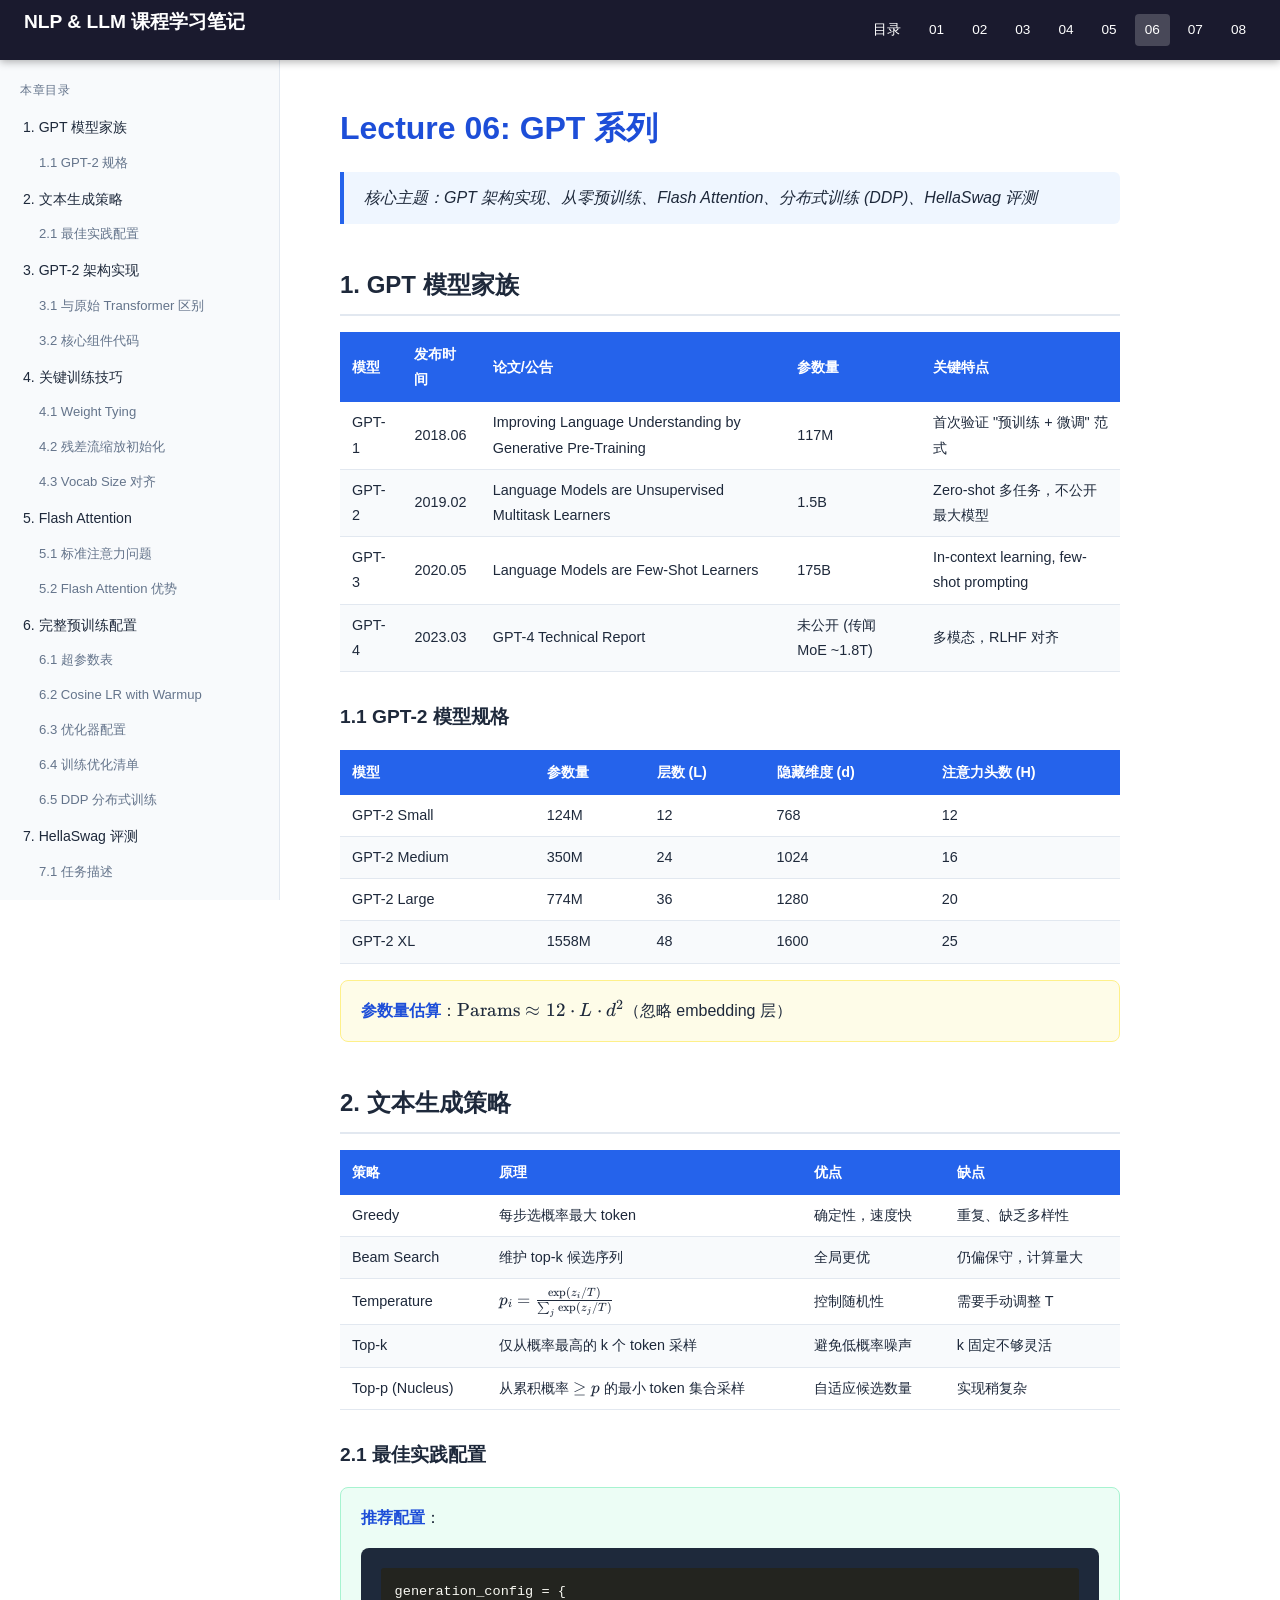
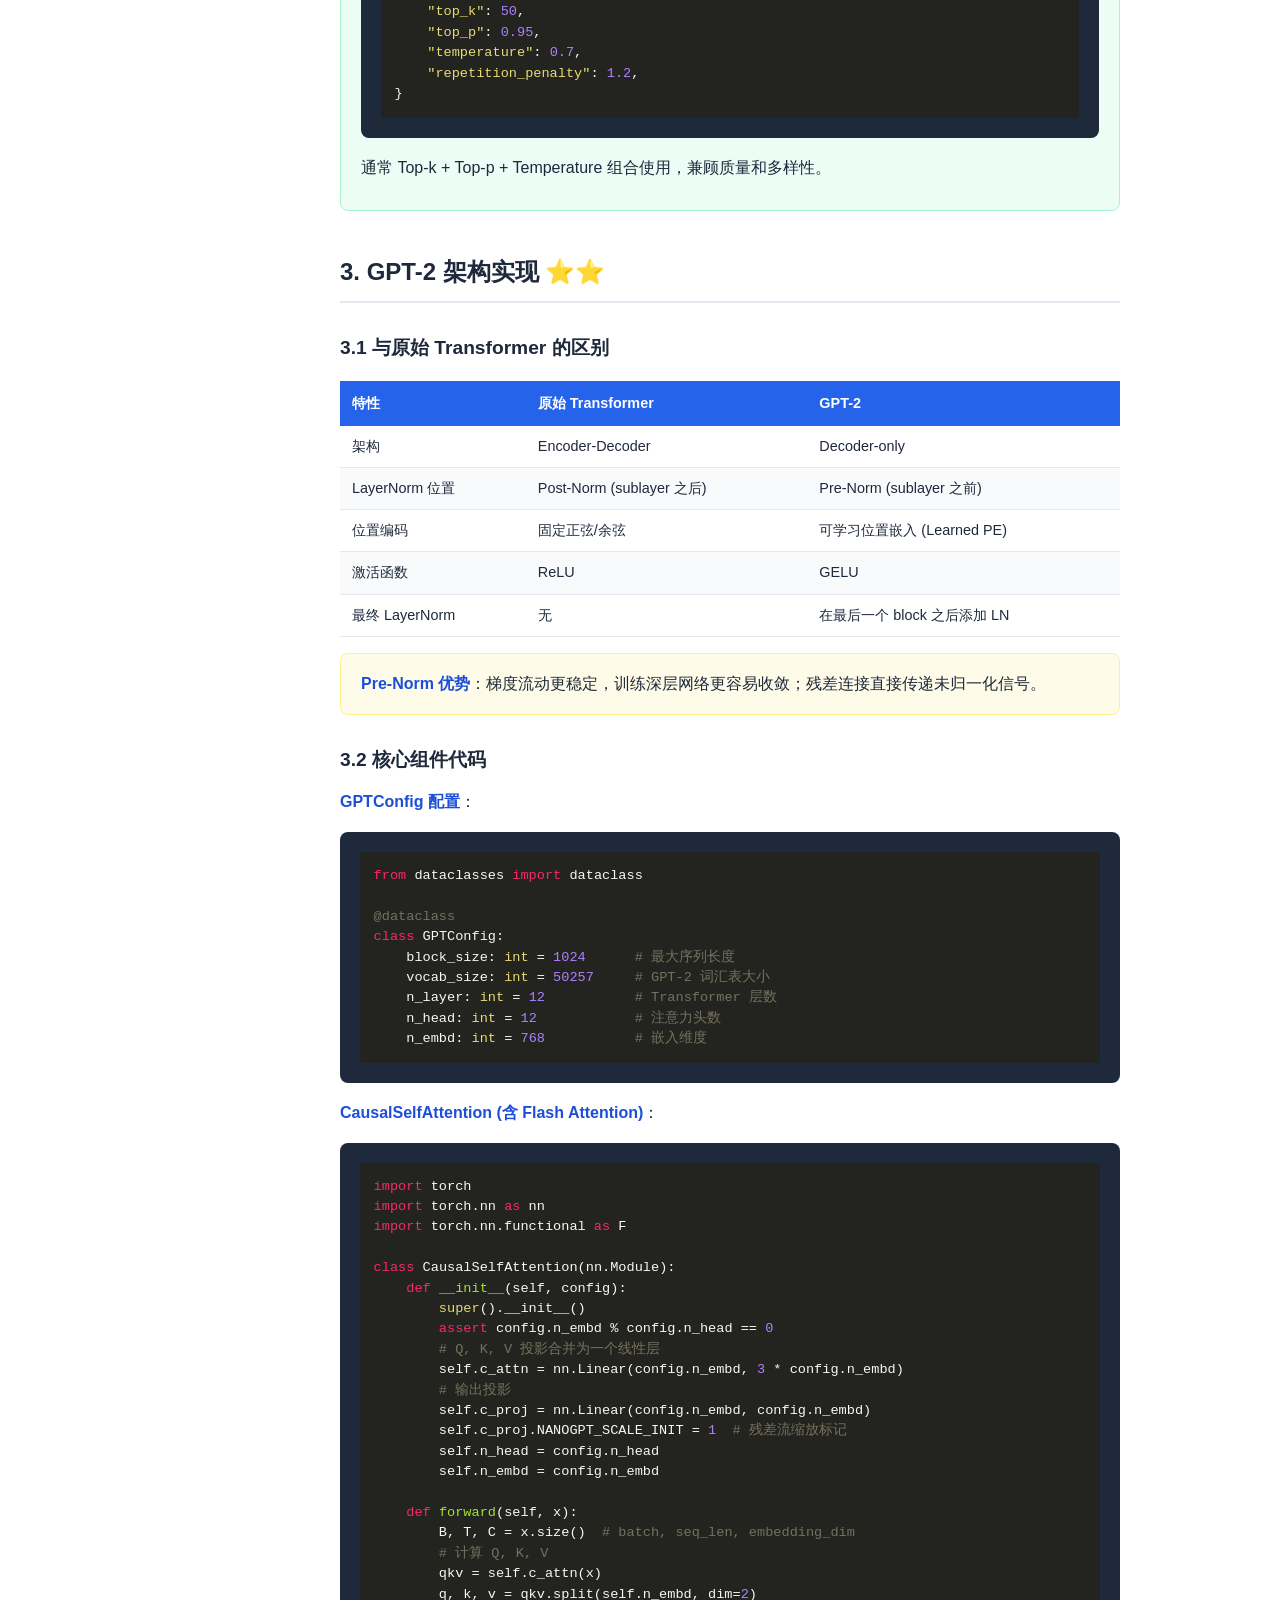
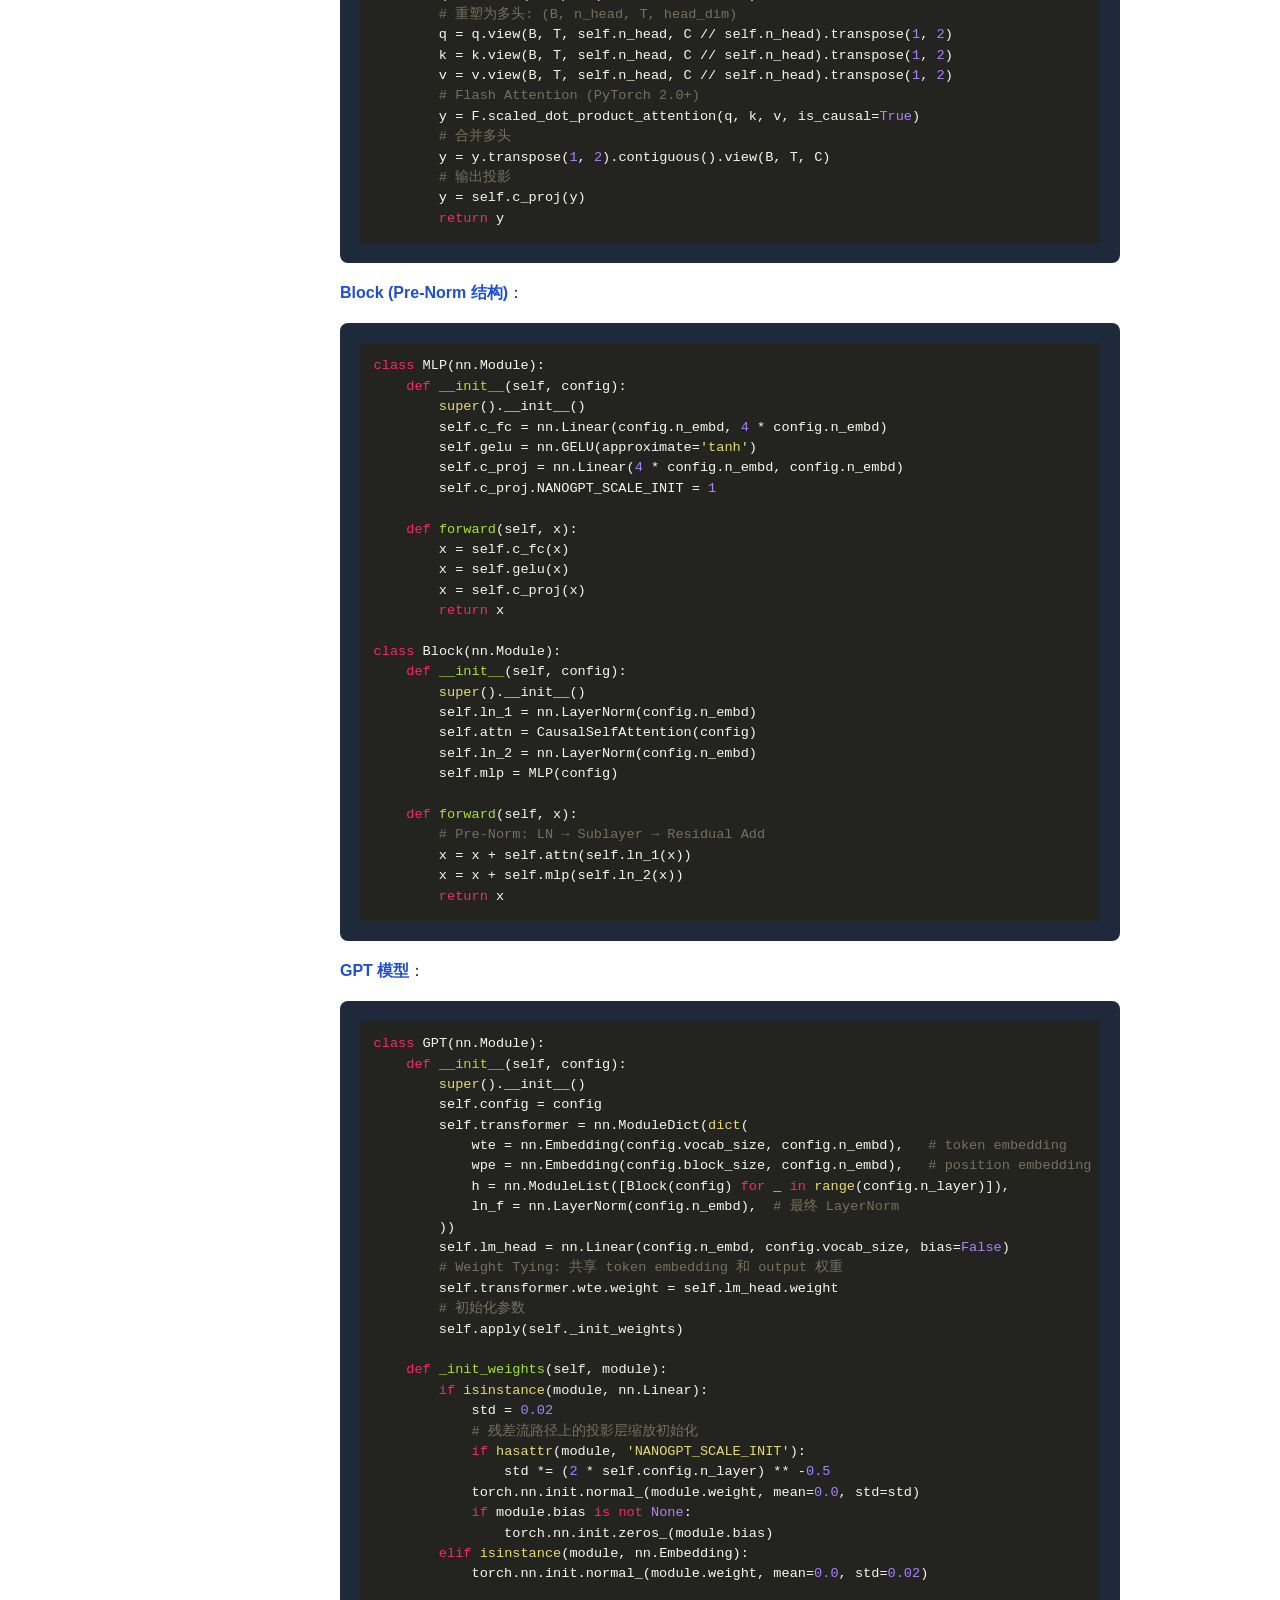
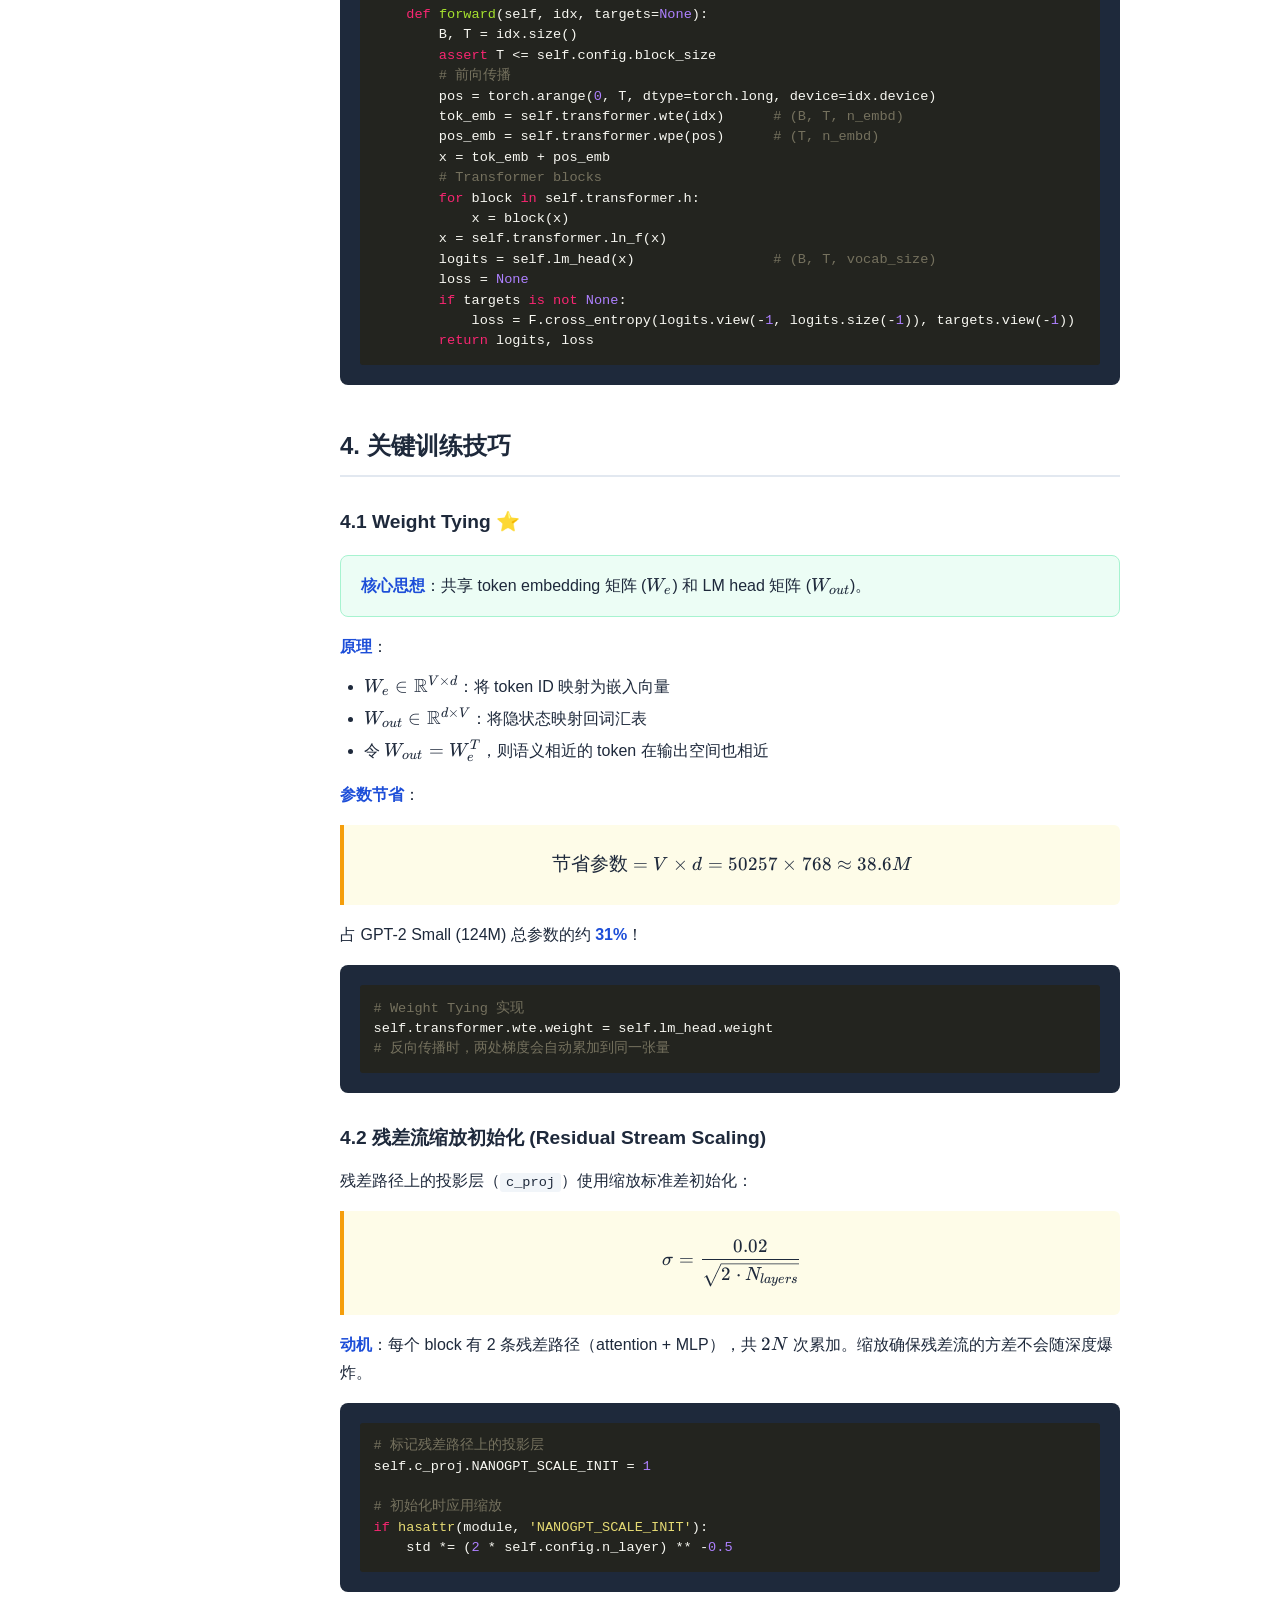
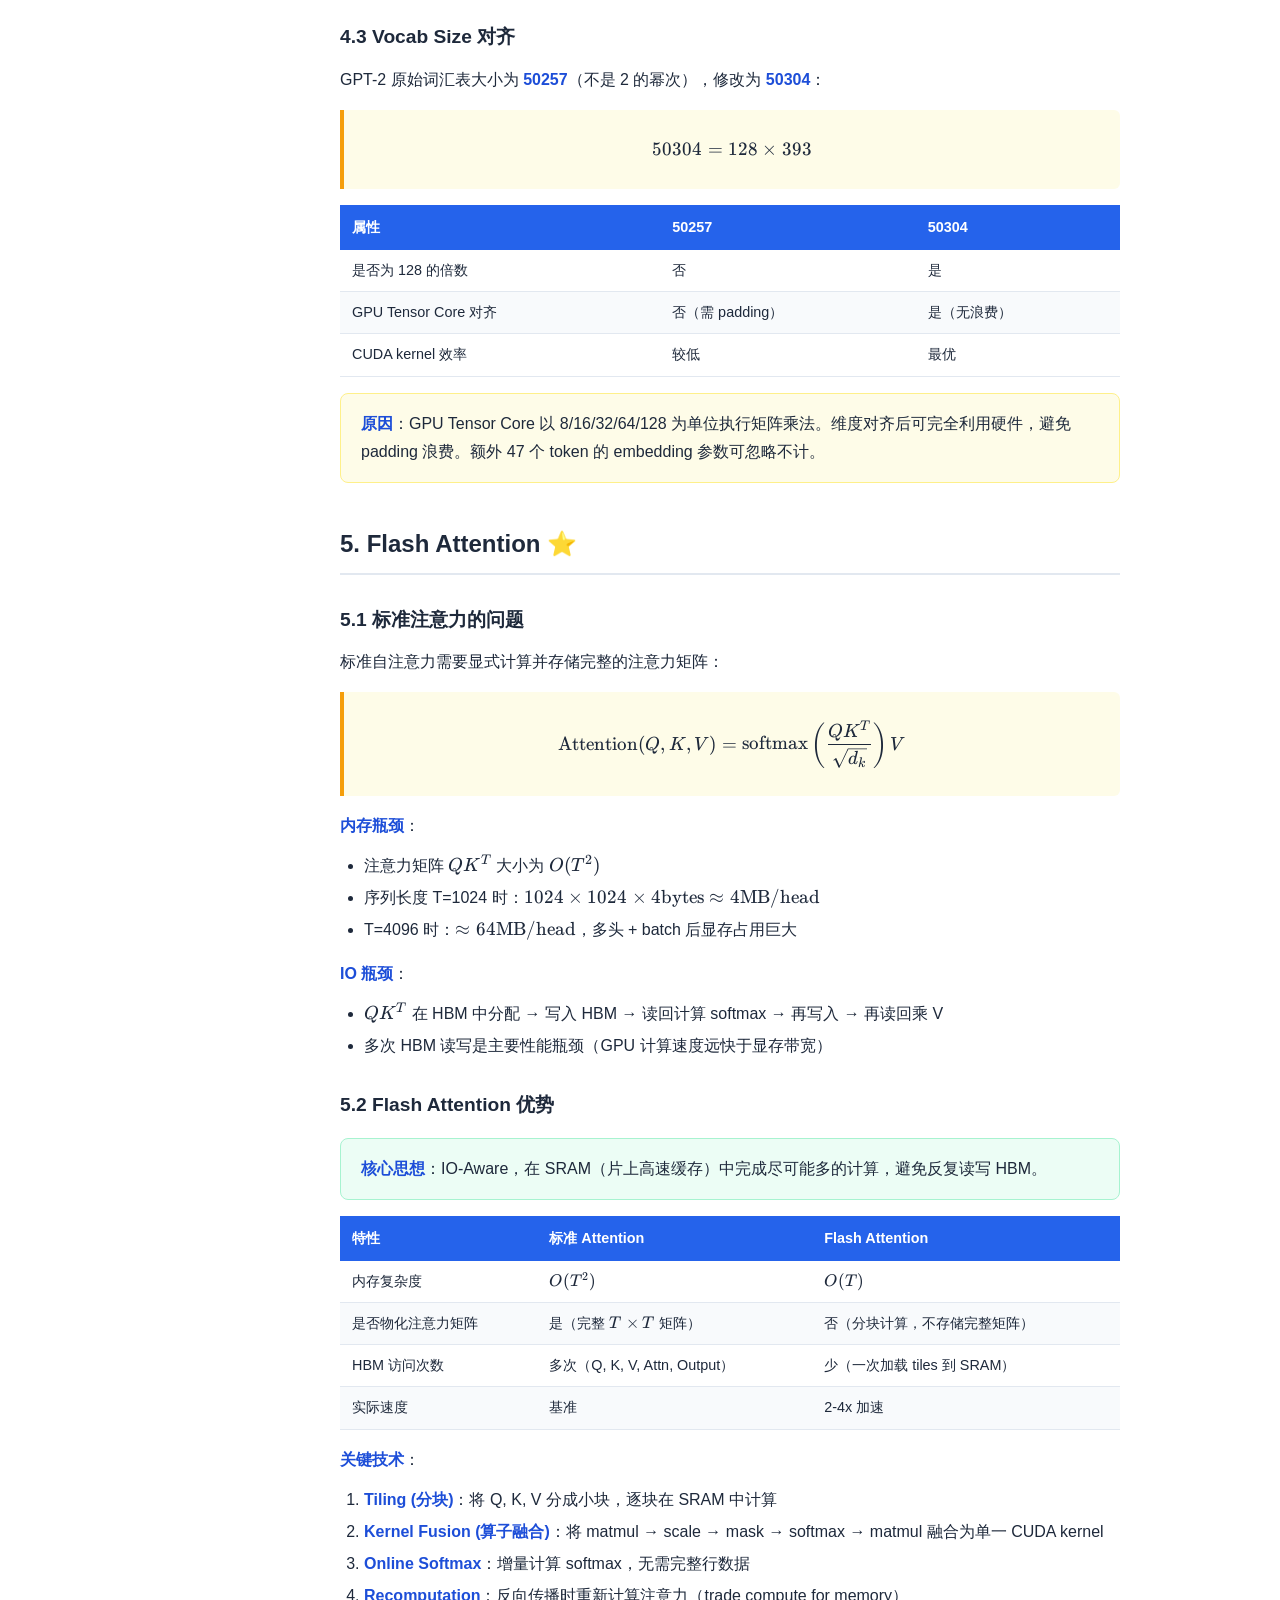
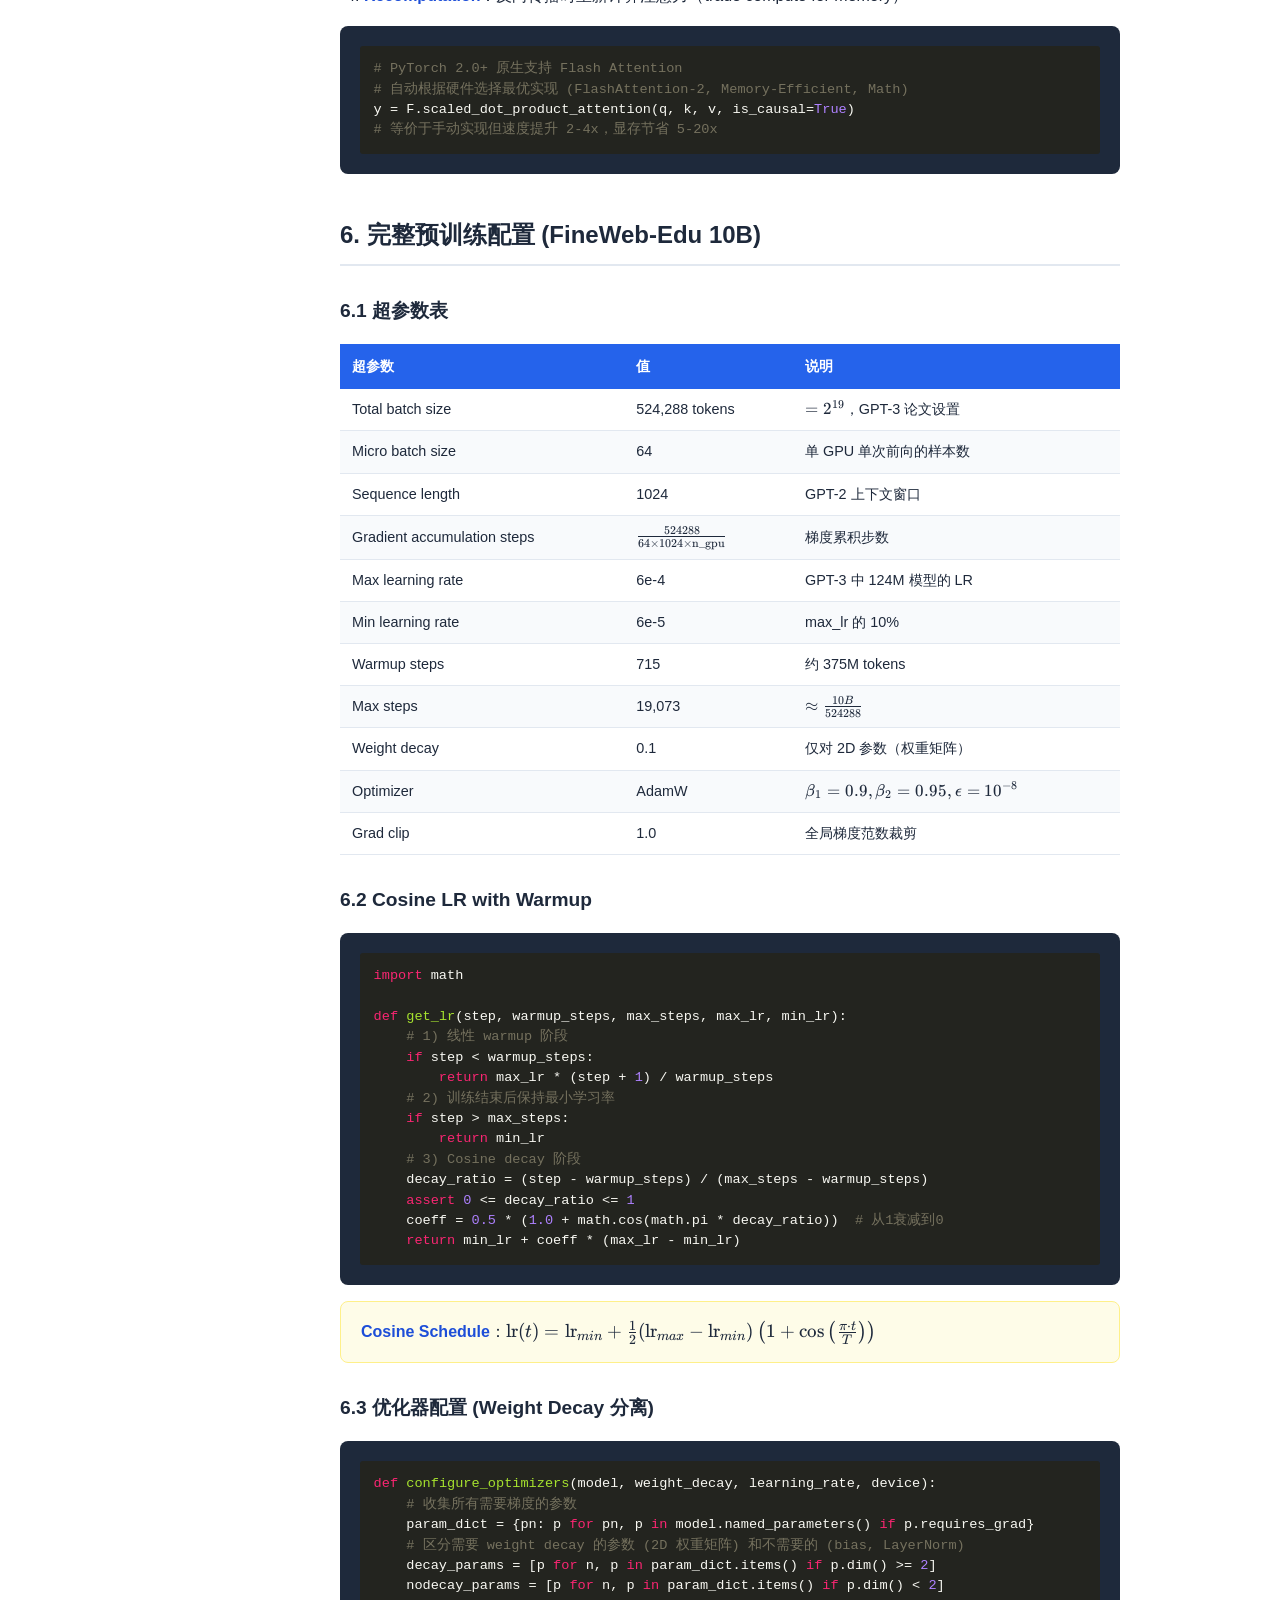
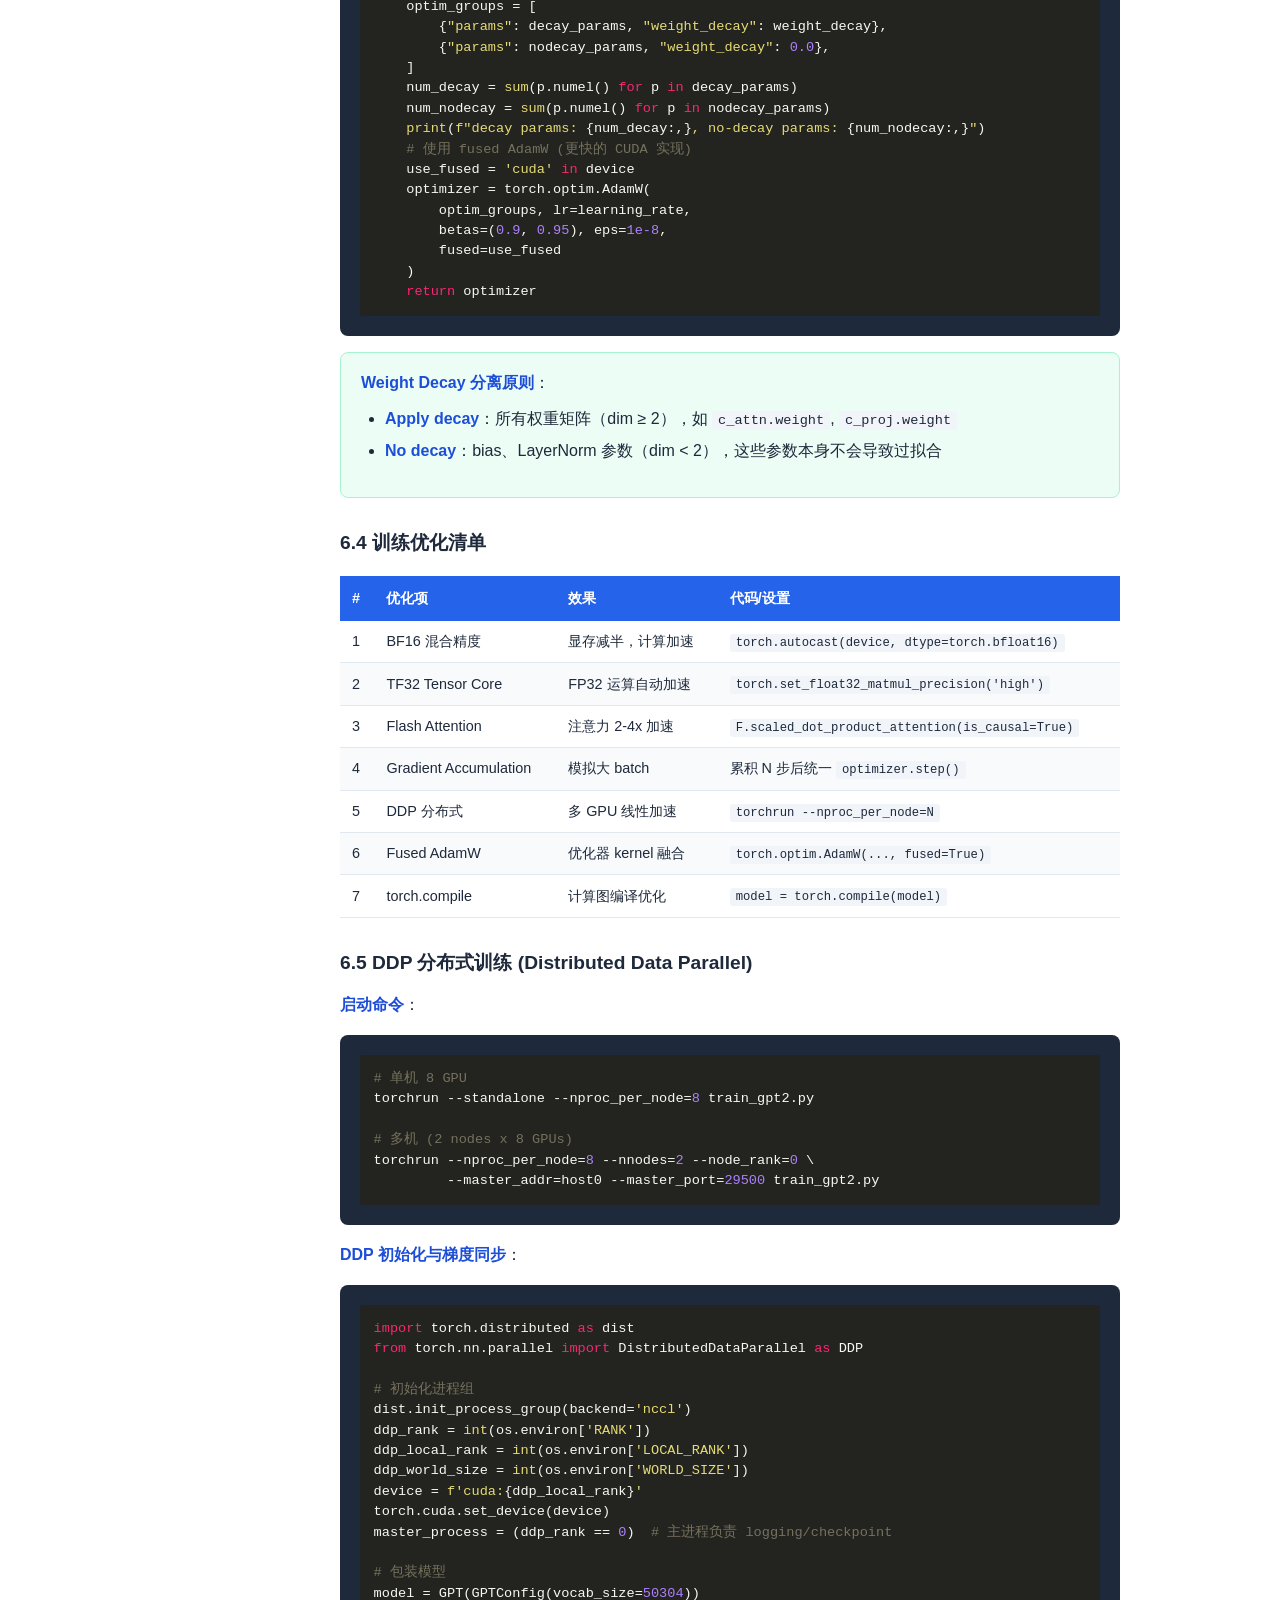
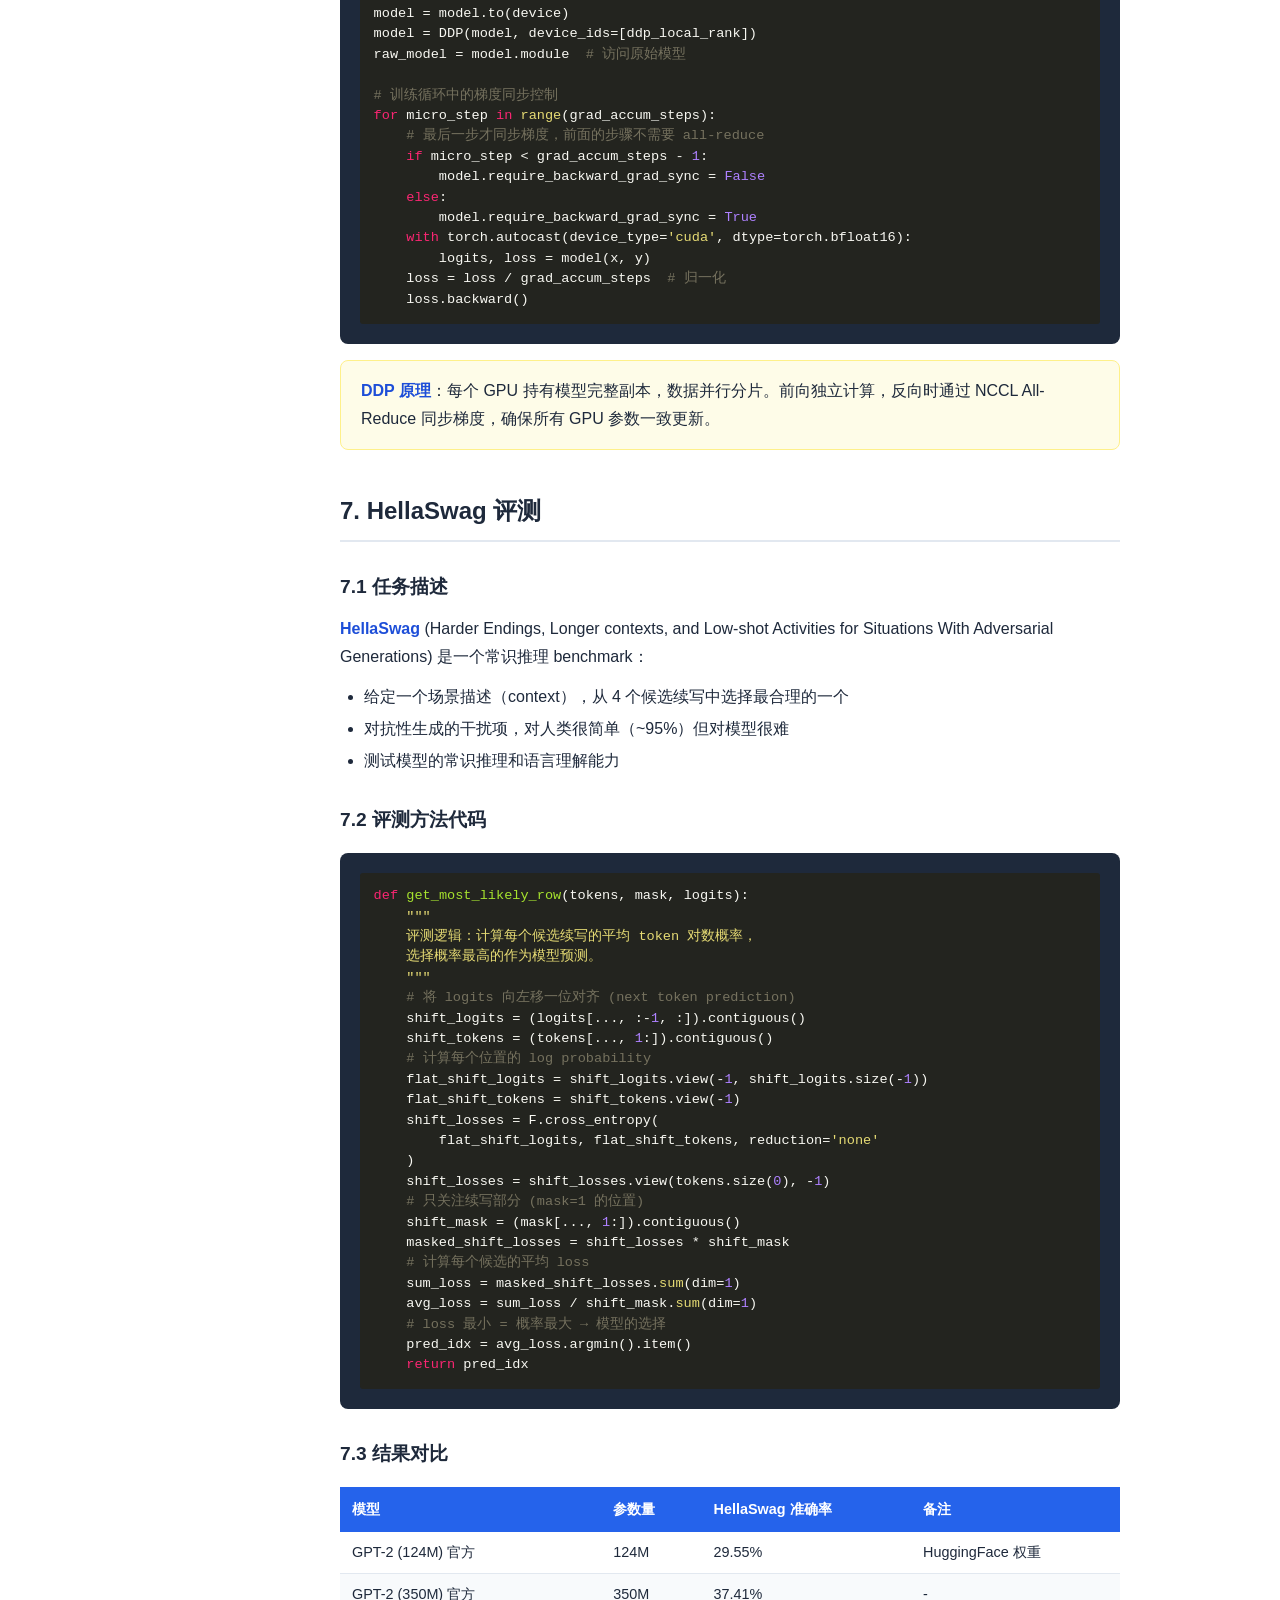
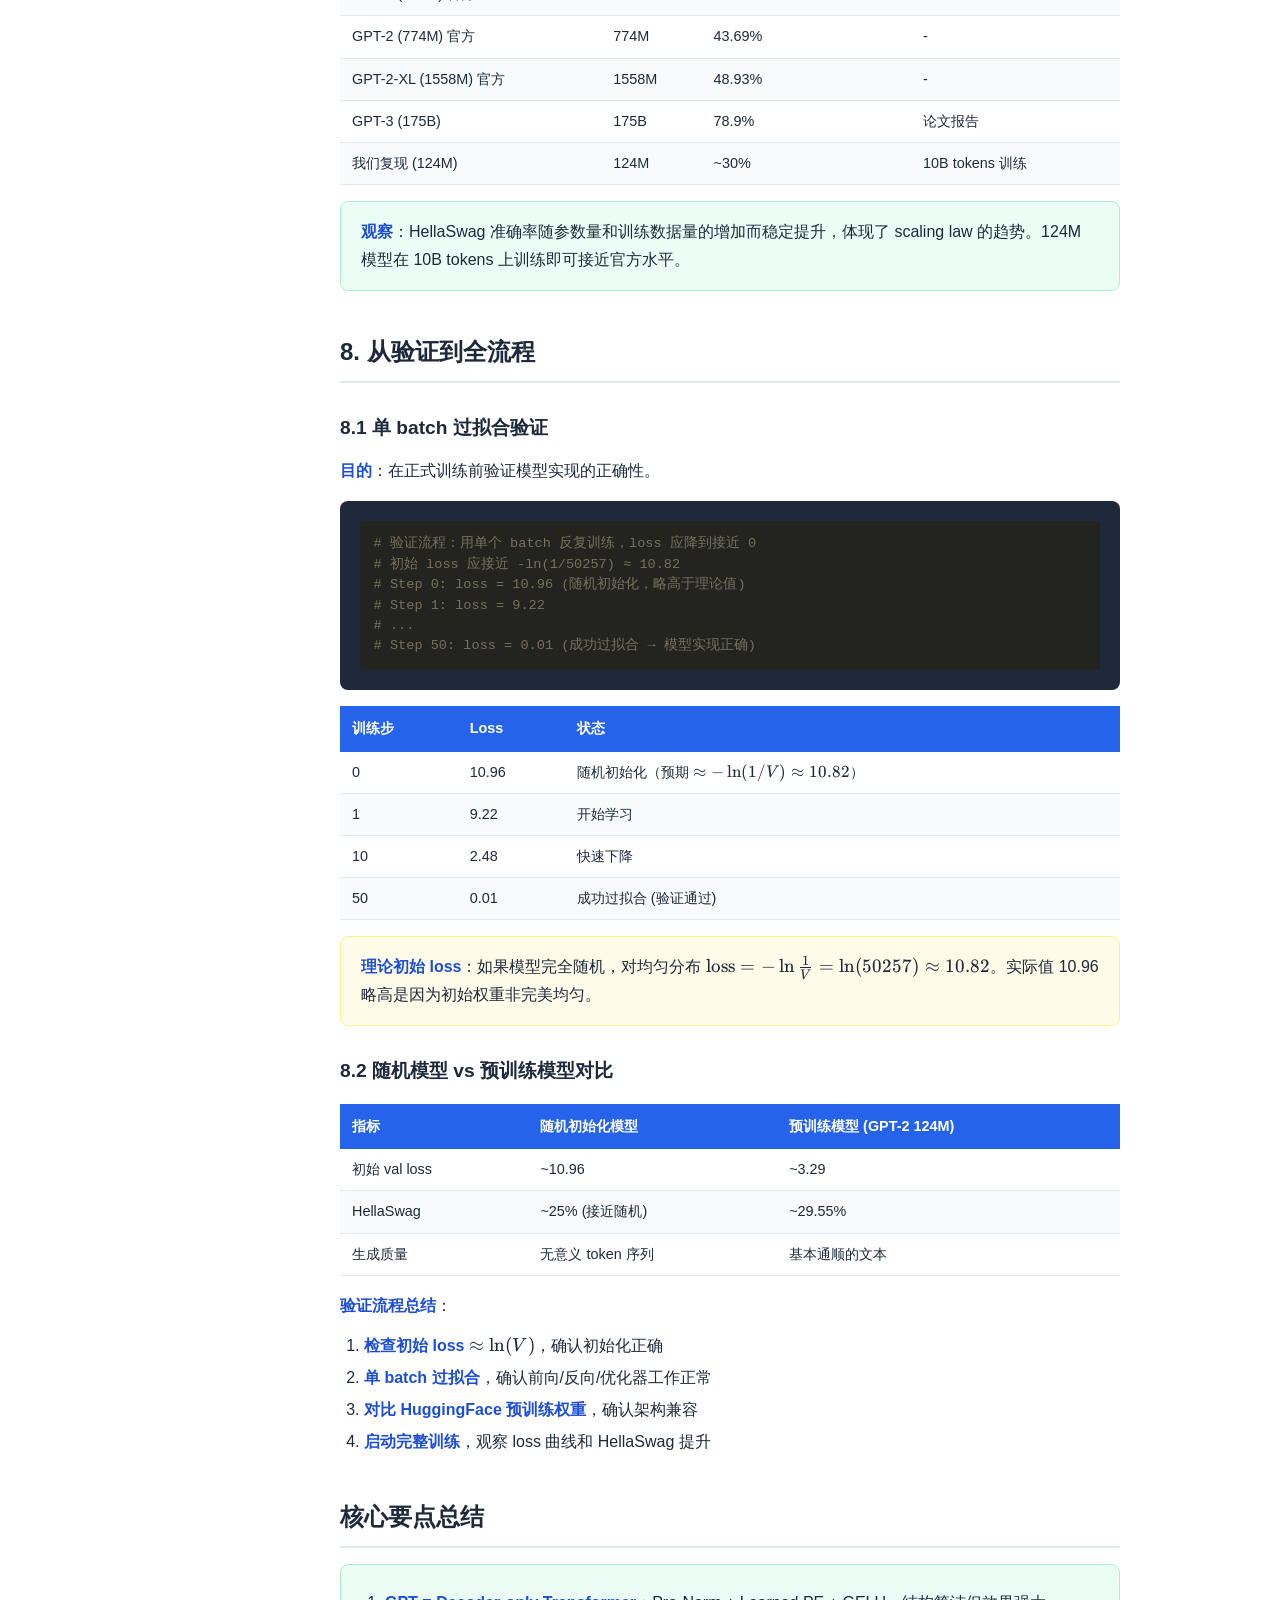
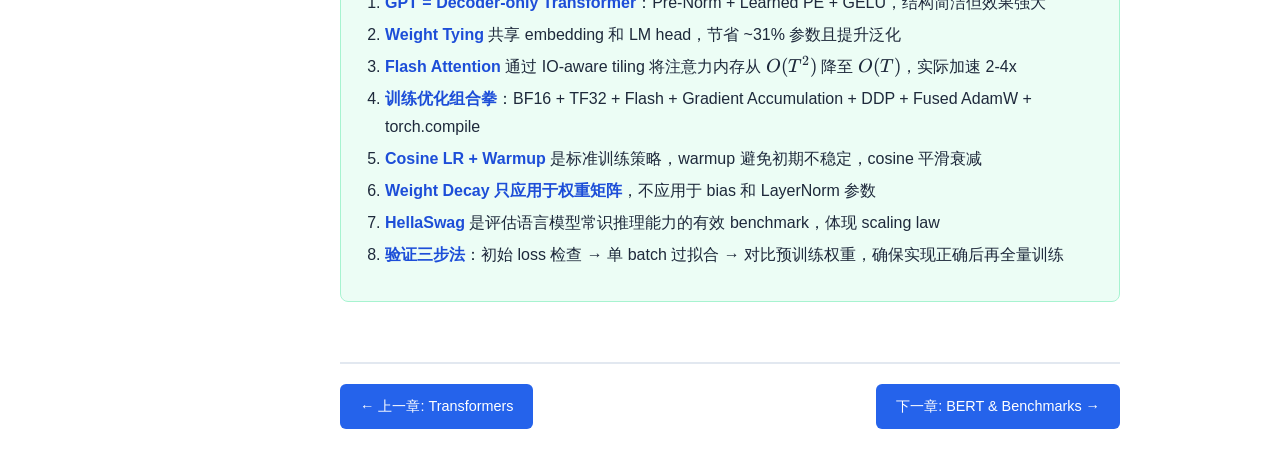
<file: 06-gpts.html>
<!DOCTYPE html>
<html lang="zh-CN">
<head>
    <meta charset="UTF-8">
    <meta name="viewport" content="width=device-width, initial-scale=1.0">
    <title>L06: GPT系列 - LLM课程笔记</title>
    <link rel="stylesheet" href="assets/katex.min.css">
    <link rel="stylesheet" href="assets/monokai-sublime.min.css">
    <script defer src="assets/katex.min.js"></script>
    <script defer src="assets/auto-render.min.js"></script>
    <script src="assets/highlight.min.js"></script>
    <script src="assets/python.min.js"></script>
    <link rel="stylesheet" href="style.css">
</head>
<body>

<!-- Header -->
<header class="header">
    <h1>NLP &amp; LLM 课程学习笔记</h1>
    <nav class="nav-links">
        <a href="index.html">目录</a>
        <a href="01-tokenization.html">01</a>
        <a href="02-ngram-lms.html">02</a>
        <a href="03-embeddings.html">03</a>
        <a href="04-neural-lms.html">04</a>
        <a href="05-transformers.html">05</a>
        <a href="06-gpts.html" class="active">06</a>
        <a href="07-bert-benchmarks.html">07</a>
        <a href="08-sft-rm-ppo.html">08</a>
    </nav>
</header>

<!-- Sidebar Toggle -->
<button class="sidebar-toggle" id="sidebarToggle">&#9776;</button>

<!-- Sidebar -->
<aside class="sidebar" id="sidebar">
    <div class="toc-title">本章目录</div>
    <a href="#sec1">1. GPT 模型家族</a>
    <a href="#sec1-1" class="sub">1.1 GPT-2 规格</a>
    <a href="#sec2">2. 文本生成策略</a>
    <a href="#sec2-1" class="sub">2.1 最佳实践配置</a>
    <a href="#sec3">3. GPT-2 架构实现</a>
    <a href="#sec3-1" class="sub">3.1 与原始 Transformer 区别</a>
    <a href="#sec3-2" class="sub">3.2 核心组件代码</a>
    <a href="#sec4">4. 关键训练技巧</a>
    <a href="#sec4-1" class="sub">4.1 Weight Tying</a>
    <a href="#sec4-2" class="sub">4.2 残差流缩放初始化</a>
    <a href="#sec4-3" class="sub">4.3 Vocab Size 对齐</a>
    <a href="#sec5">5. Flash Attention</a>
    <a href="#sec5-1" class="sub">5.1 标准注意力问题</a>
    <a href="#sec5-2" class="sub">5.2 Flash Attention 优势</a>
    <a href="#sec6">6. 完整预训练配置</a>
    <a href="#sec6-1" class="sub">6.1 超参数表</a>
    <a href="#sec6-2" class="sub">6.2 Cosine LR with Warmup</a>
    <a href="#sec6-3" class="sub">6.3 优化器配置</a>
    <a href="#sec6-4" class="sub">6.4 训练优化清单</a>
    <a href="#sec6-5" class="sub">6.5 DDP 分布式训练</a>
    <a href="#sec7">7. HellaSwag 评测</a>
    <a href="#sec7-1" class="sub">7.1 任务描述</a>
    <a href="#sec7-2" class="sub">7.2 评测方法</a>
    <a href="#sec7-3" class="sub">7.3 结果对比</a>
    <a href="#sec8">8. 从验证到全流程</a>
    <a href="#sec8-1" class="sub">8.1 单 batch 过拟合</a>
    <a href="#sec8-2" class="sub">8.2 随机 vs 预训练模型</a>
    <a href="#summary">核心要点总结</a>
</aside>

<!-- Main Content -->
<main class="main">
    <h1>Lecture 06: GPT 系列</h1>
    <blockquote>
        核心主题：GPT 架构实现、从零预训练、Flash Attention、分布式训练 (DDP)、HellaSwag 评测
    </blockquote>

    <!-- Section 1 -->
    <h2 id="sec1">1. GPT 模型家族</h2>
    <table>
        <thead>
            <tr>
                <th>模型</th>
                <th>发布时间</th>
                <th>论文/公告</th>
                <th>参数量</th>
                <th>关键特点</th>
            </tr>
        </thead>
        <tbody>
            <tr>
                <td>GPT-1</td>
                <td>2018.06</td>
                <td>Improving Language Understanding by Generative Pre-Training</td>
                <td>117M</td>
                <td>首次验证 "预训练 + 微调" 范式</td>
            </tr>
            <tr>
                <td>GPT-2</td>
                <td>2019.02</td>
                <td>Language Models are Unsupervised Multitask Learners</td>
                <td>1.5B</td>
                <td>Zero-shot 多任务，不公开最大模型</td>
            </tr>
            <tr>
                <td>GPT-3</td>
                <td>2020.05</td>
                <td>Language Models are Few-Shot Learners</td>
                <td>175B</td>
                <td>In-context learning, few-shot prompting</td>
            </tr>
            <tr>
                <td>GPT-4</td>
                <td>2023.03</td>
                <td>GPT-4 Technical Report</td>
                <td>未公开 (传闻 MoE ~1.8T)</td>
                <td>多模态，RLHF 对齐</td>
            </tr>
        </tbody>
    </table>

    <h3 id="sec1-1">1.1 GPT-2 模型规格</h3>
    <table>
        <thead>
            <tr>
                <th>模型</th>
                <th>参数量</th>
                <th>层数 (L)</th>
                <th>隐藏维度 (d)</th>
                <th>注意力头数 (H)</th>
            </tr>
        </thead>
        <tbody>
            <tr>
                <td>GPT-2 Small</td>
                <td>124M</td>
                <td>12</td>
                <td>768</td>
                <td>12</td>
            </tr>
            <tr>
                <td>GPT-2 Medium</td>
                <td>350M</td>
                <td>24</td>
                <td>1024</td>
                <td>16</td>
            </tr>
            <tr>
                <td>GPT-2 Large</td>
                <td>774M</td>
                <td>36</td>
                <td>1280</td>
                <td>20</td>
            </tr>
            <tr>
                <td>GPT-2 XL</td>
                <td>1558M</td>
                <td>48</td>
                <td>1600</td>
                <td>25</td>
            </tr>
        </tbody>
    </table>
    <div class="info-box formula">
        <strong>参数量估算</strong>：$\text{Params} \approx 12 \cdot L \cdot d^2$（忽略 embedding 层）
    </div>

    <!-- Section 2 -->
    <h2 id="sec2">2. 文本生成策略</h2>
    <table>
        <thead>
            <tr>
                <th>策略</th>
                <th>原理</th>
                <th>优点</th>
                <th>缺点</th>
            </tr>
        </thead>
        <tbody>
            <tr>
                <td>Greedy</td>
                <td>每步选概率最大 token</td>
                <td>确定性，速度快</td>
                <td>重复、缺乏多样性</td>
            </tr>
            <tr>
                <td>Beam Search</td>
                <td>维护 top-k 候选序列</td>
                <td>全局更优</td>
                <td>仍偏保守，计算量大</td>
            </tr>
            <tr>
                <td>Temperature</td>
                <td>$p_i = \frac{\exp(z_i / T)}{\sum_j \exp(z_j / T)}$</td>
                <td>控制随机性</td>
                <td>需要手动调整 T</td>
            </tr>
            <tr>
                <td>Top-k</td>
                <td>仅从概率最高的 k 个 token 采样</td>
                <td>避免低概率噪声</td>
                <td>k 固定不够灵活</td>
            </tr>
            <tr>
                <td>Top-p (Nucleus)</td>
                <td>从累积概率 $\geq p$ 的最小 token 集合采样</td>
                <td>自适应候选数量</td>
                <td>实现稍复杂</td>
            </tr>
        </tbody>
    </table>

    <h3 id="sec2-1">2.1 最佳实践配置</h3>
    <div class="info-box key">
        <strong>推荐配置</strong>：
        <pre><code class="language-python">generation_config = {
    "top_k": 50,
    "top_p": 0.95,
    "temperature": 0.7,
    "repetition_penalty": 1.2,
}</code></pre>
        <p>通常 Top-k + Top-p + Temperature 组合使用，兼顾质量和多样性。</p>
    </div>

    <!-- Section 3 -->
    <h2 id="sec3">3. GPT-2 架构实现 <span style="color:#e74c3c;">&#11088;&#11088;</span></h2>

    <h3 id="sec3-1">3.1 与原始 Transformer 的区别</h3>
    <table>
        <thead>
            <tr>
                <th>特性</th>
                <th>原始 Transformer</th>
                <th>GPT-2</th>
            </tr>
        </thead>
        <tbody>
            <tr>
                <td>架构</td>
                <td>Encoder-Decoder</td>
                <td>Decoder-only</td>
            </tr>
            <tr>
                <td>LayerNorm 位置</td>
                <td>Post-Norm (sublayer 之后)</td>
                <td>Pre-Norm (sublayer 之前)</td>
            </tr>
            <tr>
                <td>位置编码</td>
                <td>固定正弦/余弦</td>
                <td>可学习位置嵌入 (Learned PE)</td>
            </tr>
            <tr>
                <td>激活函数</td>
                <td>ReLU</td>
                <td>GELU</td>
            </tr>
            <tr>
                <td>最终 LayerNorm</td>
                <td>无</td>
                <td>在最后一个 block 之后添加 LN</td>
            </tr>
        </tbody>
    </table>
    <div class="info-box formula">
        <strong>Pre-Norm 优势</strong>：梯度流动更稳定，训练深层网络更容易收敛；残差连接直接传递未归一化信号。
    </div>

    <h3 id="sec3-2">3.2 核心组件代码</h3>

    <p><strong>GPTConfig 配置</strong>：</p>
    <pre><code class="language-python">from dataclasses import dataclass

@dataclass
class GPTConfig:
    block_size: int = 1024      # 最大序列长度
    vocab_size: int = 50257     # GPT-2 词汇表大小
    n_layer: int = 12           # Transformer 层数
    n_head: int = 12            # 注意力头数
    n_embd: int = 768           # 嵌入维度</code></pre>

    <p><strong>CausalSelfAttention (含 Flash Attention)</strong>：</p>
    <pre><code class="language-python">import torch
import torch.nn as nn
import torch.nn.functional as F

class CausalSelfAttention(nn.Module):
    def __init__(self, config):
        super().__init__()
        assert config.n_embd % config.n_head == 0
        # Q, K, V 投影合并为一个线性层
        self.c_attn = nn.Linear(config.n_embd, 3 * config.n_embd)
        # 输出投影
        self.c_proj = nn.Linear(config.n_embd, config.n_embd)
        self.c_proj.NANOGPT_SCALE_INIT = 1  # 残差流缩放标记
        self.n_head = config.n_head
        self.n_embd = config.n_embd

    def forward(self, x):
        B, T, C = x.size()  # batch, seq_len, embedding_dim
        # 计算 Q, K, V
        qkv = self.c_attn(x)
        q, k, v = qkv.split(self.n_embd, dim=2)
        # 重塑为多头: (B, n_head, T, head_dim)
        q = q.view(B, T, self.n_head, C // self.n_head).transpose(1, 2)
        k = k.view(B, T, self.n_head, C // self.n_head).transpose(1, 2)
        v = v.view(B, T, self.n_head, C // self.n_head).transpose(1, 2)
        # Flash Attention (PyTorch 2.0+)
        y = F.scaled_dot_product_attention(q, k, v, is_causal=True)
        # 合并多头
        y = y.transpose(1, 2).contiguous().view(B, T, C)
        # 输出投影
        y = self.c_proj(y)
        return y</code></pre>

    <p><strong>Block (Pre-Norm 结构)</strong>：</p>
    <pre><code class="language-python">class MLP(nn.Module):
    def __init__(self, config):
        super().__init__()
        self.c_fc = nn.Linear(config.n_embd, 4 * config.n_embd)
        self.gelu = nn.GELU(approximate='tanh')
        self.c_proj = nn.Linear(4 * config.n_embd, config.n_embd)
        self.c_proj.NANOGPT_SCALE_INIT = 1

    def forward(self, x):
        x = self.c_fc(x)
        x = self.gelu(x)
        x = self.c_proj(x)
        return x

class Block(nn.Module):
    def __init__(self, config):
        super().__init__()
        self.ln_1 = nn.LayerNorm(config.n_embd)
        self.attn = CausalSelfAttention(config)
        self.ln_2 = nn.LayerNorm(config.n_embd)
        self.mlp = MLP(config)

    def forward(self, x):
        # Pre-Norm: LN → Sublayer → Residual Add
        x = x + self.attn(self.ln_1(x))
        x = x + self.mlp(self.ln_2(x))
        return x</code></pre>

    <p><strong>GPT 模型</strong>：</p>
    <pre><code class="language-python">class GPT(nn.Module):
    def __init__(self, config):
        super().__init__()
        self.config = config
        self.transformer = nn.ModuleDict(dict(
            wte = nn.Embedding(config.vocab_size, config.n_embd),   # token embedding
            wpe = nn.Embedding(config.block_size, config.n_embd),   # position embedding
            h = nn.ModuleList([Block(config) for _ in range(config.n_layer)]),
            ln_f = nn.LayerNorm(config.n_embd),  # 最终 LayerNorm
        ))
        self.lm_head = nn.Linear(config.n_embd, config.vocab_size, bias=False)
        # Weight Tying: 共享 token embedding 和 output 权重
        self.transformer.wte.weight = self.lm_head.weight
        # 初始化参数
        self.apply(self._init_weights)

    def _init_weights(self, module):
        if isinstance(module, nn.Linear):
            std = 0.02
            # 残差流路径上的投影层缩放初始化
            if hasattr(module, 'NANOGPT_SCALE_INIT'):
                std *= (2 * self.config.n_layer) ** -0.5
            torch.nn.init.normal_(module.weight, mean=0.0, std=std)
            if module.bias is not None:
                torch.nn.init.zeros_(module.bias)
        elif isinstance(module, nn.Embedding):
            torch.nn.init.normal_(module.weight, mean=0.0, std=0.02)

    def forward(self, idx, targets=None):
        B, T = idx.size()
        assert T <= self.config.block_size
        # 前向传播
        pos = torch.arange(0, T, dtype=torch.long, device=idx.device)
        tok_emb = self.transformer.wte(idx)      # (B, T, n_embd)
        pos_emb = self.transformer.wpe(pos)      # (T, n_embd)
        x = tok_emb + pos_emb
        # Transformer blocks
        for block in self.transformer.h:
            x = block(x)
        x = self.transformer.ln_f(x)
        logits = self.lm_head(x)                 # (B, T, vocab_size)
        loss = None
        if targets is not None:
            loss = F.cross_entropy(logits.view(-1, logits.size(-1)), targets.view(-1))
        return logits, loss</code></pre>

    <!-- Section 4 -->
    <h2 id="sec4">4. 关键训练技巧</h2>

    <h3 id="sec4-1">4.1 Weight Tying <span style="color:#e74c3c;">&#11088;</span></h3>
    <div class="info-box key">
        <strong>核心思想</strong>：共享 token embedding 矩阵 ($W_e$) 和 LM head 矩阵 ($W_{out}$)。
    </div>
    <p><strong>原理</strong>：</p>
    <ul>
        <li>$W_e \in \mathbb{R}^{V \times d}$：将 token ID 映射为嵌入向量</li>
        <li>$W_{out} \in \mathbb{R}^{d \times V}$：将隐状态映射回词汇表</li>
        <li>令 $W_{out} = W_e^T$，则语义相近的 token 在输出空间也相近</li>
    </ul>
    <p><strong>参数节省</strong>：</p>
    <div class="math-block">
        $$\text{节省参数} = V \times d = 50257 \times 768 \approx 38.6M$$
    </div>
    <p>占 GPT-2 Small (124M) 总参数的约 <strong>31%</strong>！</p>
    <pre><code class="language-python"># Weight Tying 实现
self.transformer.wte.weight = self.lm_head.weight
# 反向传播时，两处梯度会自动累加到同一张量</code></pre>

    <h3 id="sec4-2">4.2 残差流缩放初始化 (Residual Stream Scaling)</h3>
    <p>残差路径上的投影层（<code>c_proj</code>）使用缩放标准差初始化：</p>
    <div class="math-block">
        $$\sigma = \frac{0.02}{\sqrt{2 \cdot N_{layers}}}$$
    </div>
    <p><strong>动机</strong>：每个 block 有 2 条残差路径（attention + MLP），共 $2N$ 次累加。缩放确保残差流的方差不会随深度爆炸。</p>
    <pre><code class="language-python"># 标记残差路径上的投影层
self.c_proj.NANOGPT_SCALE_INIT = 1

# 初始化时应用缩放
if hasattr(module, 'NANOGPT_SCALE_INIT'):
    std *= (2 * self.config.n_layer) ** -0.5</code></pre>

    <h3 id="sec4-3">4.3 Vocab Size 对齐</h3>
    <p>GPT-2 原始词汇表大小为 <strong>50257</strong>（不是 2 的幂次），修改为 <strong>50304</strong>：</p>
    <div class="math-block">
        $$50304 = 128 \times 393$$
    </div>
    <table>
        <thead>
            <tr>
                <th>属性</th>
                <th>50257</th>
                <th>50304</th>
            </tr>
        </thead>
        <tbody>
            <tr>
                <td>是否为 128 的倍数</td>
                <td>否</td>
                <td>是</td>
            </tr>
            <tr>
                <td>GPU Tensor Core 对齐</td>
                <td>否（需 padding）</td>
                <td>是（无浪费）</td>
            </tr>
            <tr>
                <td>CUDA kernel 效率</td>
                <td>较低</td>
                <td>最优</td>
            </tr>
        </tbody>
    </table>
    <div class="info-box formula">
        <strong>原因</strong>：GPU Tensor Core 以 8/16/32/64/128 为单位执行矩阵乘法。维度对齐后可完全利用硬件，避免 padding 浪费。额外 47 个 token 的 embedding 参数可忽略不计。
    </div>

    <!-- Section 5 -->
    <h2 id="sec5">5. Flash Attention <span style="color:#e74c3c;">&#11088;</span></h2>

    <h3 id="sec5-1">5.1 标准注意力的问题</h3>
    <p>标准自注意力需要显式计算并存储完整的注意力矩阵：</p>
    <div class="math-block">
        $$\text{Attention}(Q, K, V) = \text{softmax}\left(\frac{QK^T}{\sqrt{d_k}}\right) V$$
    </div>
    <p><strong>内存瓶颈</strong>：</p>
    <ul>
        <li>注意力矩阵 $QK^T$ 大小为 $O(T^2)$</li>
        <li>序列长度 T=1024 时：$1024 \times 1024 \times 4\text{bytes} \approx 4\text{MB/head}$</li>
        <li>T=4096 时：$\approx 64\text{MB/head}$，多头 + batch 后显存占用巨大</li>
    </ul>
    <p><strong>IO 瓶颈</strong>：</p>
    <ul>
        <li>$QK^T$ 在 HBM 中分配 → 写入 HBM → 读回计算 softmax → 再写入 → 再读回乘 V</li>
        <li>多次 HBM 读写是主要性能瓶颈（GPU 计算速度远快于显存带宽）</li>
    </ul>

    <h3 id="sec5-2">5.2 Flash Attention 优势</h3>
    <div class="info-box key">
        <strong>核心思想</strong>：IO-Aware，在 SRAM（片上高速缓存）中完成尽可能多的计算，避免反复读写 HBM。
    </div>
    <table>
        <thead>
            <tr>
                <th>特性</th>
                <th>标准 Attention</th>
                <th>Flash Attention</th>
            </tr>
        </thead>
        <tbody>
            <tr>
                <td>内存复杂度</td>
                <td>$O(T^2)$</td>
                <td>$O(T)$</td>
            </tr>
            <tr>
                <td>是否物化注意力矩阵</td>
                <td>是（完整 $T \times T$ 矩阵）</td>
                <td>否（分块计算，不存储完整矩阵）</td>
            </tr>
            <tr>
                <td>HBM 访问次数</td>
                <td>多次（Q, K, V, Attn, Output）</td>
                <td>少（一次加载 tiles 到 SRAM）</td>
            </tr>
            <tr>
                <td>实际速度</td>
                <td>基准</td>
                <td>2-4x 加速</td>
            </tr>
        </tbody>
    </table>
    <p><strong>关键技术</strong>：</p>
    <ol>
        <li><strong>Tiling (分块)</strong>：将 Q, K, V 分成小块，逐块在 SRAM 中计算</li>
        <li><strong>Kernel Fusion (算子融合)</strong>：将 matmul → scale → mask → softmax → matmul 融合为单一 CUDA kernel</li>
        <li><strong>Online Softmax</strong>：增量计算 softmax，无需完整行数据</li>
        <li><strong>Recomputation</strong>：反向传播时重新计算注意力（trade compute for memory）</li>
    </ol>
    <pre><code class="language-python"># PyTorch 2.0+ 原生支持 Flash Attention
# 自动根据硬件选择最优实现 (FlashAttention-2, Memory-Efficient, Math)
y = F.scaled_dot_product_attention(q, k, v, is_causal=True)
# 等价于手动实现但速度提升 2-4x，显存节省 5-20x</code></pre>

    <!-- Section 6 -->
    <h2 id="sec6">6. 完整预训练配置 (FineWeb-Edu 10B)</h2>

    <h3 id="sec6-1">6.1 超参数表</h3>
    <table>
        <thead>
            <tr>
                <th>超参数</th>
                <th>值</th>
                <th>说明</th>
            </tr>
        </thead>
        <tbody>
            <tr>
                <td>Total batch size</td>
                <td>524,288 tokens</td>
                <td>$= 2^{19}$，GPT-3 论文设置</td>
            </tr>
            <tr>
                <td>Micro batch size</td>
                <td>64</td>
                <td>单 GPU 单次前向的样本数</td>
            </tr>
            <tr>
                <td>Sequence length</td>
                <td>1024</td>
                <td>GPT-2 上下文窗口</td>
            </tr>
            <tr>
                <td>Gradient accumulation steps</td>
                <td>$\frac{524288}{64 \times 1024 \times \text{n\_gpu}}$</td>
                <td>梯度累积步数</td>
            </tr>
            <tr>
                <td>Max learning rate</td>
                <td>6e-4</td>
                <td>GPT-3 中 124M 模型的 LR</td>
            </tr>
            <tr>
                <td>Min learning rate</td>
                <td>6e-5</td>
                <td>max_lr 的 10%</td>
            </tr>
            <tr>
                <td>Warmup steps</td>
                <td>715</td>
                <td>约 375M tokens</td>
            </tr>
            <tr>
                <td>Max steps</td>
                <td>19,073</td>
                <td>$\approx \frac{10B}{524288}$</td>
            </tr>
            <tr>
                <td>Weight decay</td>
                <td>0.1</td>
                <td>仅对 2D 参数（权重矩阵）</td>
            </tr>
            <tr>
                <td>Optimizer</td>
                <td>AdamW</td>
                <td>$\beta_1=0.9, \beta_2=0.95, \epsilon=10^{-8}$</td>
            </tr>
            <tr>
                <td>Grad clip</td>
                <td>1.0</td>
                <td>全局梯度范数裁剪</td>
            </tr>
        </tbody>
    </table>

    <h3 id="sec6-2">6.2 Cosine LR with Warmup</h3>
    <pre><code class="language-python">import math

def get_lr(step, warmup_steps, max_steps, max_lr, min_lr):
    # 1) 线性 warmup 阶段
    if step < warmup_steps:
        return max_lr * (step + 1) / warmup_steps
    # 2) 训练结束后保持最小学习率
    if step > max_steps:
        return min_lr
    # 3) Cosine decay 阶段
    decay_ratio = (step - warmup_steps) / (max_steps - warmup_steps)
    assert 0 <= decay_ratio <= 1
    coeff = 0.5 * (1.0 + math.cos(math.pi * decay_ratio))  # 从1衰减到0
    return min_lr + coeff * (max_lr - min_lr)</code></pre>
    <div class="info-box formula">
        <strong>Cosine Schedule</strong>：$\text{lr}(t) = \text{lr}_{min} + \frac{1}{2}(\text{lr}_{max} - \text{lr}_{min})\left(1 + \cos\left(\frac{\pi \cdot t}{T}\right)\right)$
    </div>

    <h3 id="sec6-3">6.3 优化器配置 (Weight Decay 分离)</h3>
    <pre><code class="language-python">def configure_optimizers(model, weight_decay, learning_rate, device):
    # 收集所有需要梯度的参数
    param_dict = {pn: p for pn, p in model.named_parameters() if p.requires_grad}
    # 区分需要 weight decay 的参数 (2D 权重矩阵) 和不需要的 (bias, LayerNorm)
    decay_params = [p for n, p in param_dict.items() if p.dim() >= 2]
    nodecay_params = [p for n, p in param_dict.items() if p.dim() < 2]
    optim_groups = [
        {"params": decay_params, "weight_decay": weight_decay},
        {"params": nodecay_params, "weight_decay": 0.0},
    ]
    num_decay = sum(p.numel() for p in decay_params)
    num_nodecay = sum(p.numel() for p in nodecay_params)
    print(f"decay params: {num_decay:,}, no-decay params: {num_nodecay:,}")
    # 使用 fused AdamW (更快的 CUDA 实现)
    use_fused = 'cuda' in device
    optimizer = torch.optim.AdamW(
        optim_groups, lr=learning_rate,
        betas=(0.9, 0.95), eps=1e-8,
        fused=use_fused
    )
    return optimizer</code></pre>
    <div class="info-box key">
        <strong>Weight Decay 分离原则</strong>：
        <ul>
            <li><strong>Apply decay</strong>：所有权重矩阵（dim &ge; 2），如 <code>c_attn.weight</code>, <code>c_proj.weight</code></li>
            <li><strong>No decay</strong>：bias、LayerNorm 参数（dim &lt; 2），这些参数本身不会导致过拟合</li>
        </ul>
    </div>

    <h3 id="sec6-4">6.4 训练优化清单</h3>
    <table>
        <thead>
            <tr>
                <th>#</th>
                <th>优化项</th>
                <th>效果</th>
                <th>代码/设置</th>
            </tr>
        </thead>
        <tbody>
            <tr>
                <td>1</td>
                <td>BF16 混合精度</td>
                <td>显存减半，计算加速</td>
                <td><code>torch.autocast(device, dtype=torch.bfloat16)</code></td>
            </tr>
            <tr>
                <td>2</td>
                <td>TF32 Tensor Core</td>
                <td>FP32 运算自动加速</td>
                <td><code>torch.set_float32_matmul_precision('high')</code></td>
            </tr>
            <tr>
                <td>3</td>
                <td>Flash Attention</td>
                <td>注意力 2-4x 加速</td>
                <td><code>F.scaled_dot_product_attention(is_causal=True)</code></td>
            </tr>
            <tr>
                <td>4</td>
                <td>Gradient Accumulation</td>
                <td>模拟大 batch</td>
                <td>累积 N 步后统一 <code>optimizer.step()</code></td>
            </tr>
            <tr>
                <td>5</td>
                <td>DDP 分布式</td>
                <td>多 GPU 线性加速</td>
                <td><code>torchrun --nproc_per_node=N</code></td>
            </tr>
            <tr>
                <td>6</td>
                <td>Fused AdamW</td>
                <td>优化器 kernel 融合</td>
                <td><code>torch.optim.AdamW(..., fused=True)</code></td>
            </tr>
            <tr>
                <td>7</td>
                <td>torch.compile</td>
                <td>计算图编译优化</td>
                <td><code>model = torch.compile(model)</code></td>
            </tr>
        </tbody>
    </table>

    <h3 id="sec6-5">6.5 DDP 分布式训练 (Distributed Data Parallel)</h3>
    <p><strong>启动命令</strong>：</p>
    <pre><code class="language-python"># 单机 8 GPU
torchrun --standalone --nproc_per_node=8 train_gpt2.py

# 多机 (2 nodes x 8 GPUs)
torchrun --nproc_per_node=8 --nnodes=2 --node_rank=0 \
         --master_addr=host0 --master_port=29500 train_gpt2.py</code></pre>

    <p><strong>DDP 初始化与梯度同步</strong>：</p>
    <pre><code class="language-python">import torch.distributed as dist
from torch.nn.parallel import DistributedDataParallel as DDP

# 初始化进程组
dist.init_process_group(backend='nccl')
ddp_rank = int(os.environ['RANK'])
ddp_local_rank = int(os.environ['LOCAL_RANK'])
ddp_world_size = int(os.environ['WORLD_SIZE'])
device = f'cuda:{ddp_local_rank}'
torch.cuda.set_device(device)
master_process = (ddp_rank == 0)  # 主进程负责 logging/checkpoint

# 包装模型
model = GPT(GPTConfig(vocab_size=50304))
model = model.to(device)
model = DDP(model, device_ids=[ddp_local_rank])
raw_model = model.module  # 访问原始模型

# 训练循环中的梯度同步控制
for micro_step in range(grad_accum_steps):
    # 最后一步才同步梯度，前面的步骤不需要 all-reduce
    if micro_step < grad_accum_steps - 1:
        model.require_backward_grad_sync = False
    else:
        model.require_backward_grad_sync = True
    with torch.autocast(device_type='cuda', dtype=torch.bfloat16):
        logits, loss = model(x, y)
    loss = loss / grad_accum_steps  # 归一化
    loss.backward()</code></pre>

    <div class="info-box formula">
        <strong>DDP 原理</strong>：每个 GPU 持有模型完整副本，数据并行分片。前向独立计算，反向时通过 NCCL All-Reduce 同步梯度，确保所有 GPU 参数一致更新。
    </div>

    <!-- Section 7 -->
    <h2 id="sec7">7. HellaSwag 评测</h2>

    <h3 id="sec7-1">7.1 任务描述</h3>
    <p><strong>HellaSwag</strong> (Harder Endings, Longer contexts, and Low-shot Activities for Situations With Adversarial Generations) 是一个常识推理 benchmark：</p>
    <ul>
        <li>给定一个场景描述（context），从 4 个候选续写中选择最合理的一个</li>
        <li>对抗性生成的干扰项，对人类很简单（~95%）但对模型很难</li>
        <li>测试模型的常识推理和语言理解能力</li>
    </ul>

    <h3 id="sec7-2">7.2 评测方法代码</h3>
    <pre><code class="language-python">def get_most_likely_row(tokens, mask, logits):
    """
    评测逻辑：计算每个候选续写的平均 token 对数概率，
    选择概率最高的作为模型预测。
    """
    # 将 logits 向左移一位对齐 (next token prediction)
    shift_logits = (logits[..., :-1, :]).contiguous()
    shift_tokens = (tokens[..., 1:]).contiguous()
    # 计算每个位置的 log probability
    flat_shift_logits = shift_logits.view(-1, shift_logits.size(-1))
    flat_shift_tokens = shift_tokens.view(-1)
    shift_losses = F.cross_entropy(
        flat_shift_logits, flat_shift_tokens, reduction='none'
    )
    shift_losses = shift_losses.view(tokens.size(0), -1)
    # 只关注续写部分 (mask=1 的位置)
    shift_mask = (mask[..., 1:]).contiguous()
    masked_shift_losses = shift_losses * shift_mask
    # 计算每个候选的平均 loss
    sum_loss = masked_shift_losses.sum(dim=1)
    avg_loss = sum_loss / shift_mask.sum(dim=1)
    # loss 最小 = 概率最大 → 模型的选择
    pred_idx = avg_loss.argmin().item()
    return pred_idx</code></pre>

    <h3 id="sec7-3">7.3 结果对比</h3>
    <table>
        <thead>
            <tr>
                <th>模型</th>
                <th>参数量</th>
                <th>HellaSwag 准确率</th>
                <th>备注</th>
            </tr>
        </thead>
        <tbody>
            <tr>
                <td>GPT-2 (124M) 官方</td>
                <td>124M</td>
                <td>29.55%</td>
                <td>HuggingFace 权重</td>
            </tr>
            <tr>
                <td>GPT-2 (350M) 官方</td>
                <td>350M</td>
                <td>37.41%</td>
                <td>-</td>
            </tr>
            <tr>
                <td>GPT-2 (774M) 官方</td>
                <td>774M</td>
                <td>43.69%</td>
                <td>-</td>
            </tr>
            <tr>
                <td>GPT-2-XL (1558M) 官方</td>
                <td>1558M</td>
                <td>48.93%</td>
                <td>-</td>
            </tr>
            <tr>
                <td>GPT-3 (175B)</td>
                <td>175B</td>
                <td>78.9%</td>
                <td>论文报告</td>
            </tr>
            <tr>
                <td>我们复现 (124M)</td>
                <td>124M</td>
                <td>~30%</td>
                <td>10B tokens 训练</td>
            </tr>
        </tbody>
    </table>
    <div class="info-box key">
        <strong>观察</strong>：HellaSwag 准确率随参数量和训练数据量的增加而稳定提升，体现了 scaling law 的趋势。124M 模型在 10B tokens 上训练即可接近官方水平。
    </div>

    <!-- Section 8 -->
    <h2 id="sec8">8. 从验证到全流程</h2>

    <h3 id="sec8-1">8.1 单 batch 过拟合验证</h3>
    <p><strong>目的</strong>：在正式训练前验证模型实现的正确性。</p>
    <pre><code class="language-python"># 验证流程：用单个 batch 反复训练，loss 应降到接近 0
# 初始 loss 应接近 -ln(1/50257) ≈ 10.82
# Step 0: loss = 10.96 (随机初始化，略高于理论值)
# Step 1: loss = 9.22
# ...
# Step 50: loss = 0.01 (成功过拟合 → 模型实现正确)</code></pre>
    <table>
        <thead>
            <tr>
                <th>训练步</th>
                <th>Loss</th>
                <th>状态</th>
            </tr>
        </thead>
        <tbody>
            <tr>
                <td>0</td>
                <td>10.96</td>
                <td>随机初始化（预期 $\approx -\ln(1/V) \approx 10.82$）</td>
            </tr>
            <tr>
                <td>1</td>
                <td>9.22</td>
                <td>开始学习</td>
            </tr>
            <tr>
                <td>10</td>
                <td>2.48</td>
                <td>快速下降</td>
            </tr>
            <tr>
                <td>50</td>
                <td>0.01</td>
                <td>成功过拟合 (验证通过)</td>
            </tr>
        </tbody>
    </table>
    <div class="info-box formula">
        <strong>理论初始 loss</strong>：如果模型完全随机，对均匀分布 $\text{loss} = -\ln\frac{1}{V} = \ln(50257) \approx 10.82$。实际值 10.96 略高是因为初始权重非完美均匀。
    </div>

    <h3 id="sec8-2">8.2 随机模型 vs 预训练模型对比</h3>
    <table>
        <thead>
            <tr>
                <th>指标</th>
                <th>随机初始化模型</th>
                <th>预训练模型 (GPT-2 124M)</th>
            </tr>
        </thead>
        <tbody>
            <tr>
                <td>初始 val loss</td>
                <td>~10.96</td>
                <td>~3.29</td>
            </tr>
            <tr>
                <td>HellaSwag</td>
                <td>~25% (接近随机)</td>
                <td>~29.55%</td>
            </tr>
            <tr>
                <td>生成质量</td>
                <td>无意义 token 序列</td>
                <td>基本通顺的文本</td>
            </tr>
        </tbody>
    </table>
    <p><strong>验证流程总结</strong>：</p>
    <ol>
        <li><strong>检查初始 loss</strong> $\approx \ln(V)$，确认初始化正确</li>
        <li><strong>单 batch 过拟合</strong>，确认前向/反向/优化器工作正常</li>
        <li><strong>对比 HuggingFace 预训练权重</strong>，确认架构兼容</li>
        <li><strong>启动完整训练</strong>，观察 loss 曲线和 HellaSwag 提升</li>
    </ol>

    <!-- Summary -->
    <h2 id="summary">核心要点总结</h2>
    <div class="info-box key">
        <ol>
            <li><strong>GPT = Decoder-only Transformer</strong>：Pre-Norm + Learned PE + GELU，结构简洁但效果强大</li>
            <li><strong>Weight Tying</strong> 共享 embedding 和 LM head，节省 ~31% 参数且提升泛化</li>
            <li><strong>Flash Attention</strong> 通过 IO-aware tiling 将注意力内存从 $O(T^2)$ 降至 $O(T)$，实际加速 2-4x</li>
            <li><strong>训练优化组合拳</strong>：BF16 + TF32 + Flash + Gradient Accumulation + DDP + Fused AdamW + torch.compile</li>
            <li><strong>Cosine LR + Warmup</strong> 是标准训练策略，warmup 避免初期不稳定，cosine 平滑衰减</li>
            <li><strong>Weight Decay 只应用于权重矩阵</strong>，不应用于 bias 和 LayerNorm 参数</li>
            <li><strong>HellaSwag</strong> 是评估语言模型常识推理能力的有效 benchmark，体现 scaling law</li>
            <li><strong>验证三步法</strong>：初始 loss 检查 → 单 batch 过拟合 → 对比预训练权重，确保实现正确后再全量训练</li>
        </ol>
    </div>

    <!-- Page Navigation -->
    <div class="page-nav">
        <a href="05-transformers.html">&larr; 上一章: Transformers</a>
        <a href="07-bert-benchmarks.html">下一章: BERT &amp; Benchmarks &rarr;</a>
    </div>
</main>

<script>
    hljs.highlightAll();

    // Sidebar toggle
    var sidebar = document.getElementById('sidebar');
    var toggle = document.getElementById('sidebarToggle');
    if (toggle) {
        toggle.addEventListener('click', function() {
            sidebar.classList.toggle('open');
        });
    }
    // Close sidebar on link click (mobile)
    if (sidebar) {
        sidebar.querySelectorAll('a').forEach(function(link) {
            link.addEventListener('click', function() {
                if (window.innerWidth <= 1024) {
                    sidebar.classList.remove('open');
                }
            });
        });
    }
</script>
<script>
    document.addEventListener("DOMContentLoaded", function() {
        renderMathInElement(document.body, {
            delimiters: [
                {left: "$$", right: "$$", display: true},
                {left: "$", right: "$", display: false}
            ],
            throwOnError: false
        });
    });
</script>
</body>
</html>
</file>
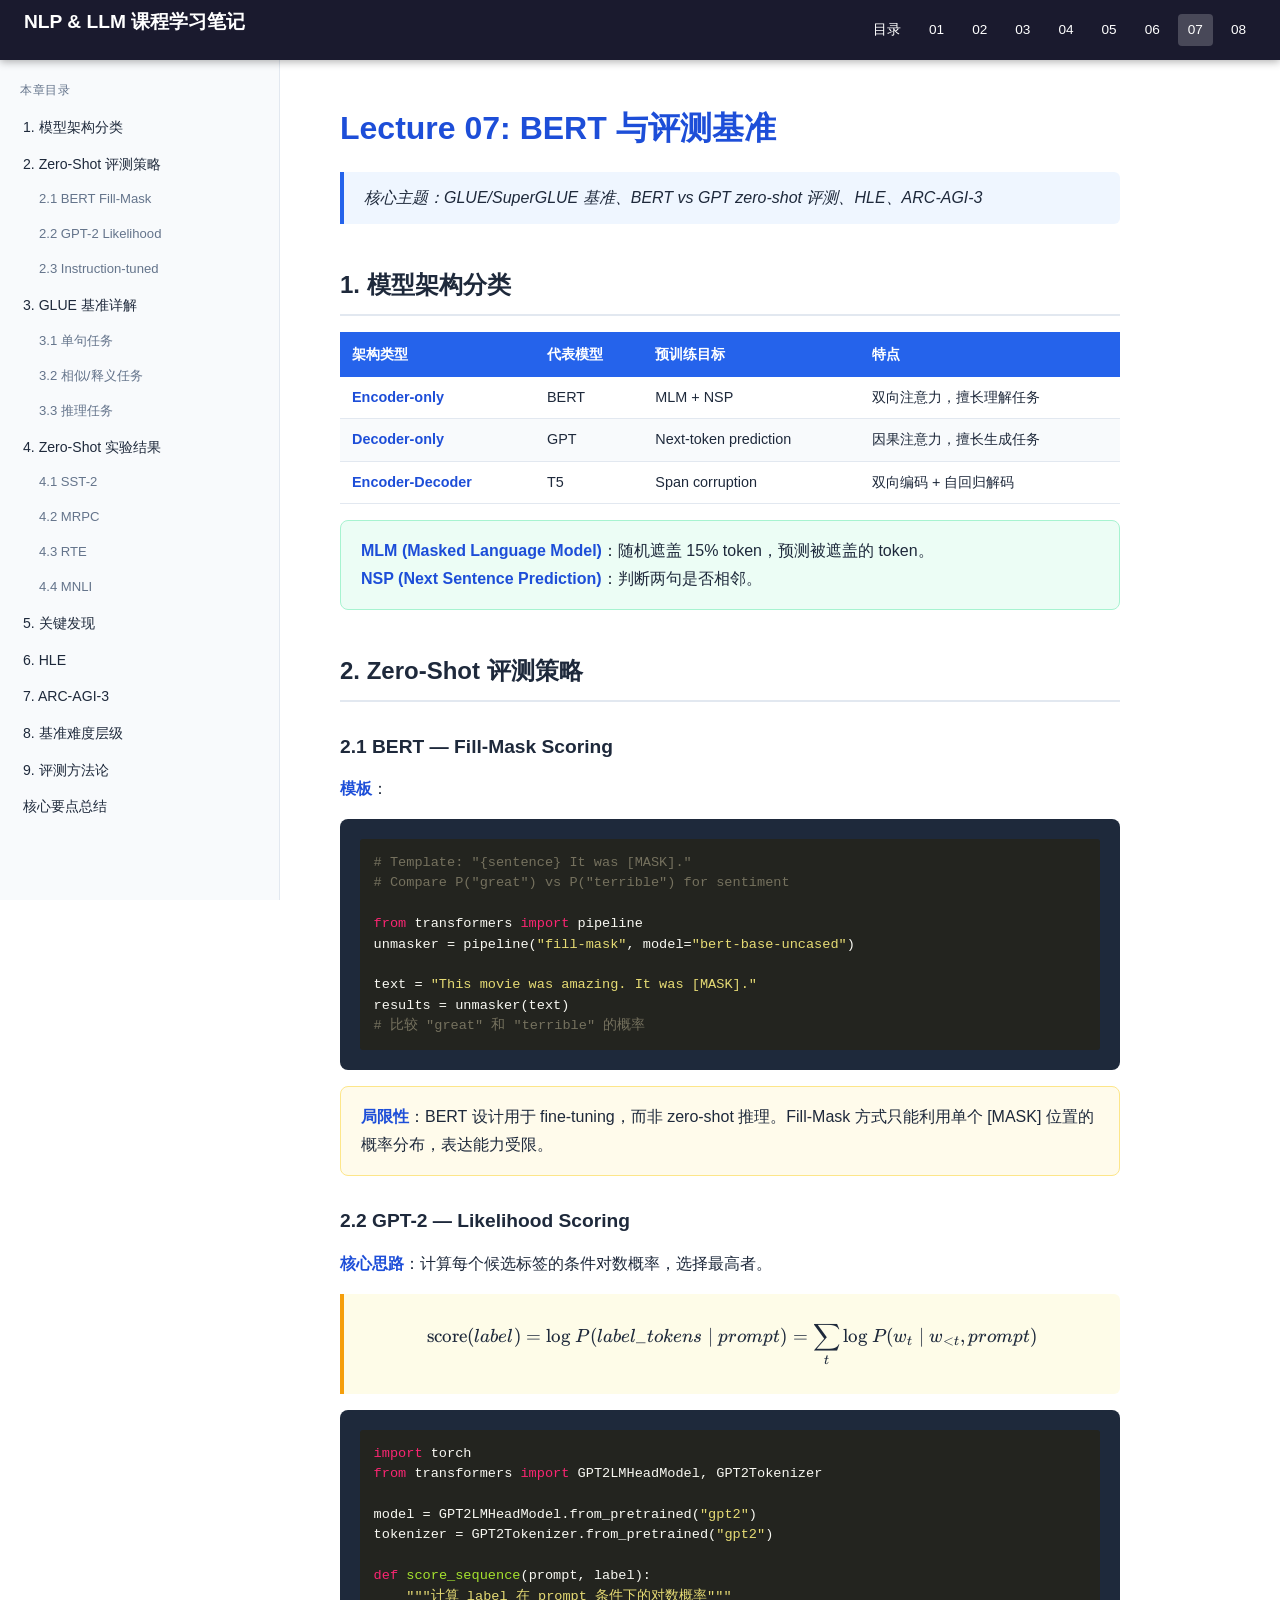
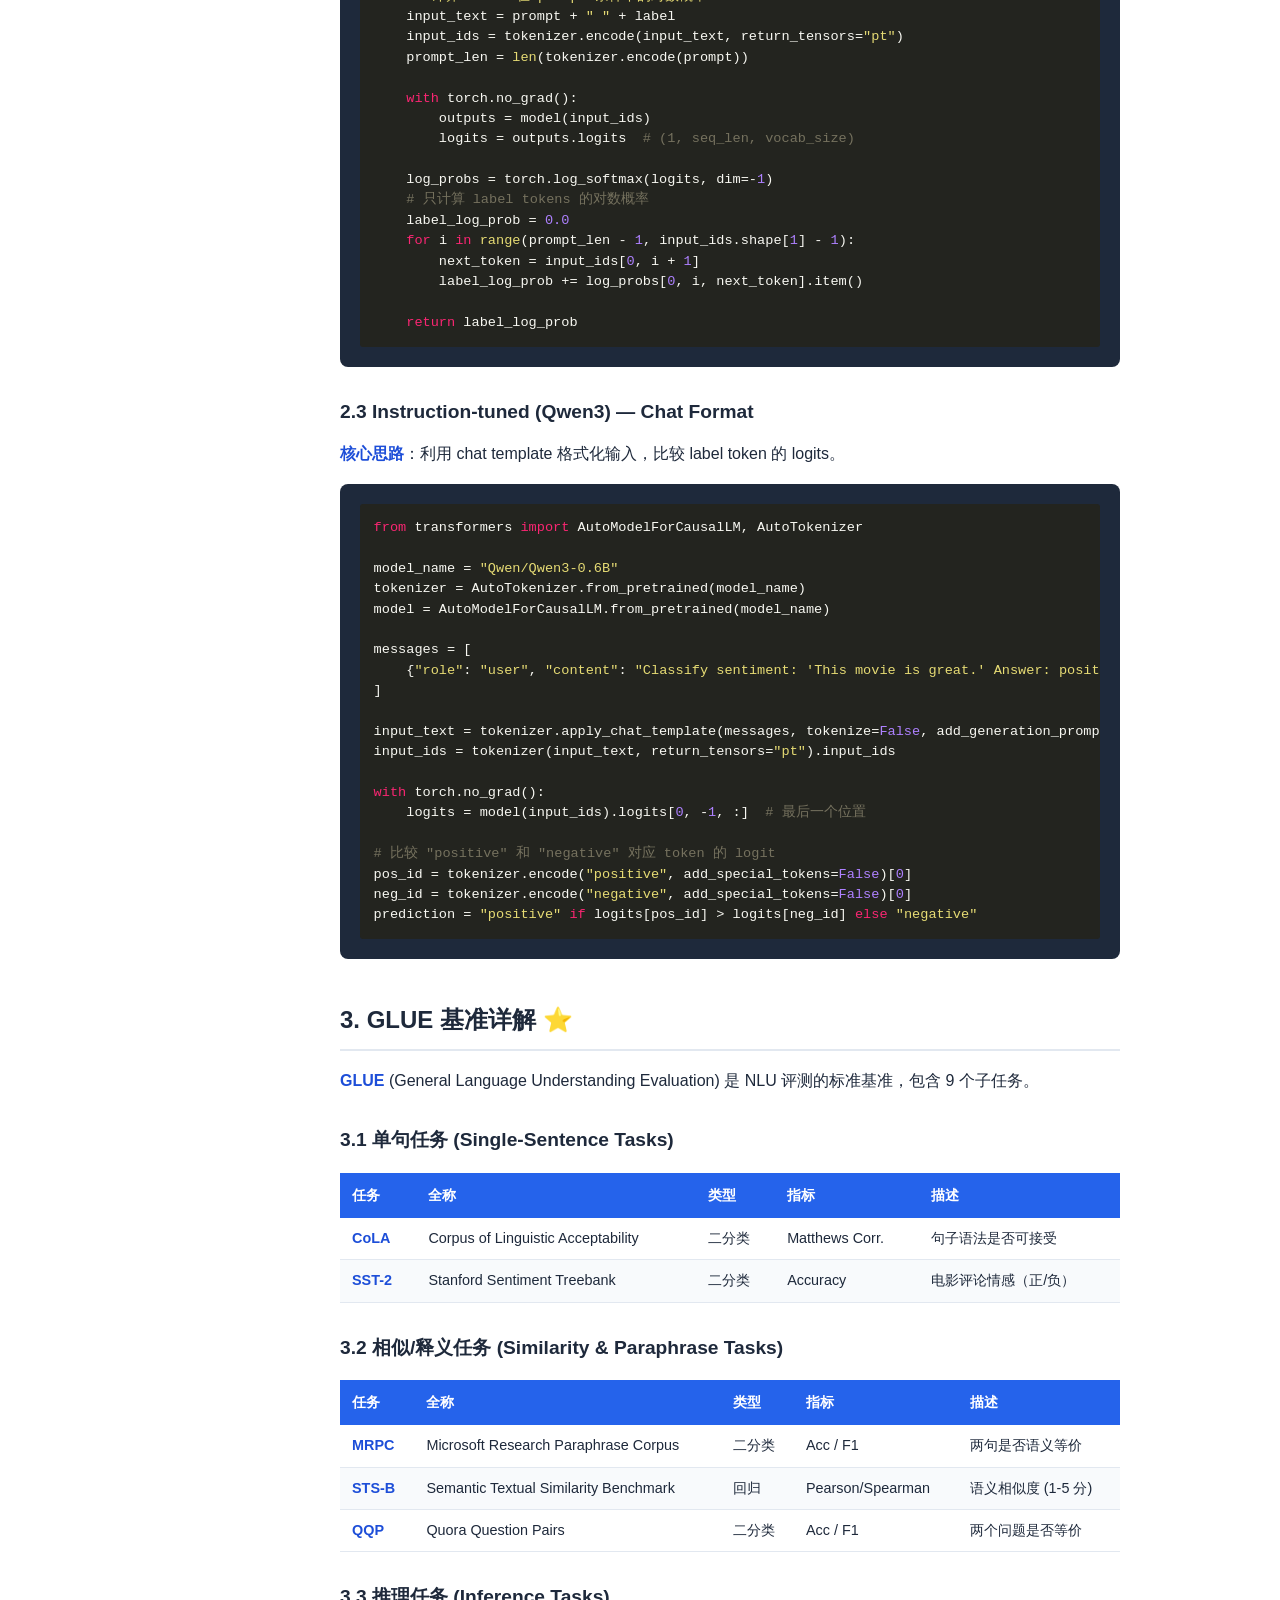
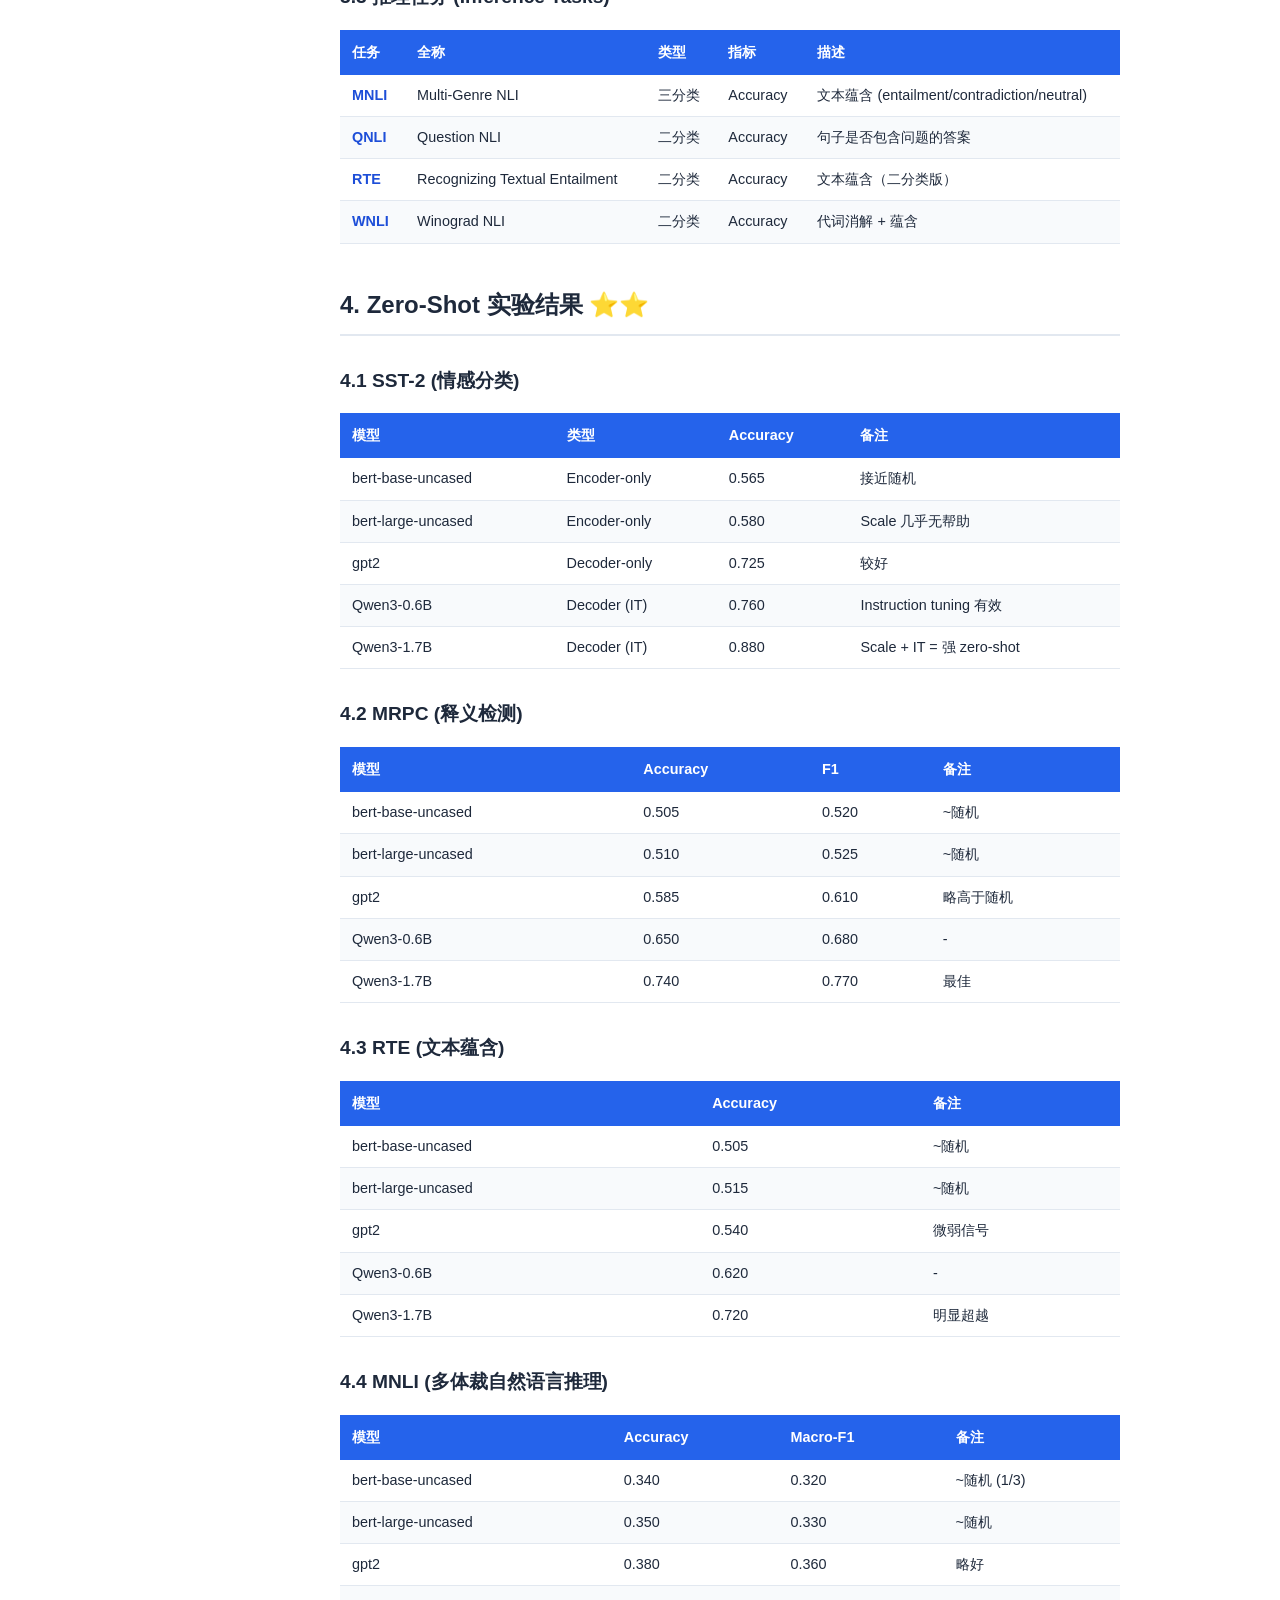
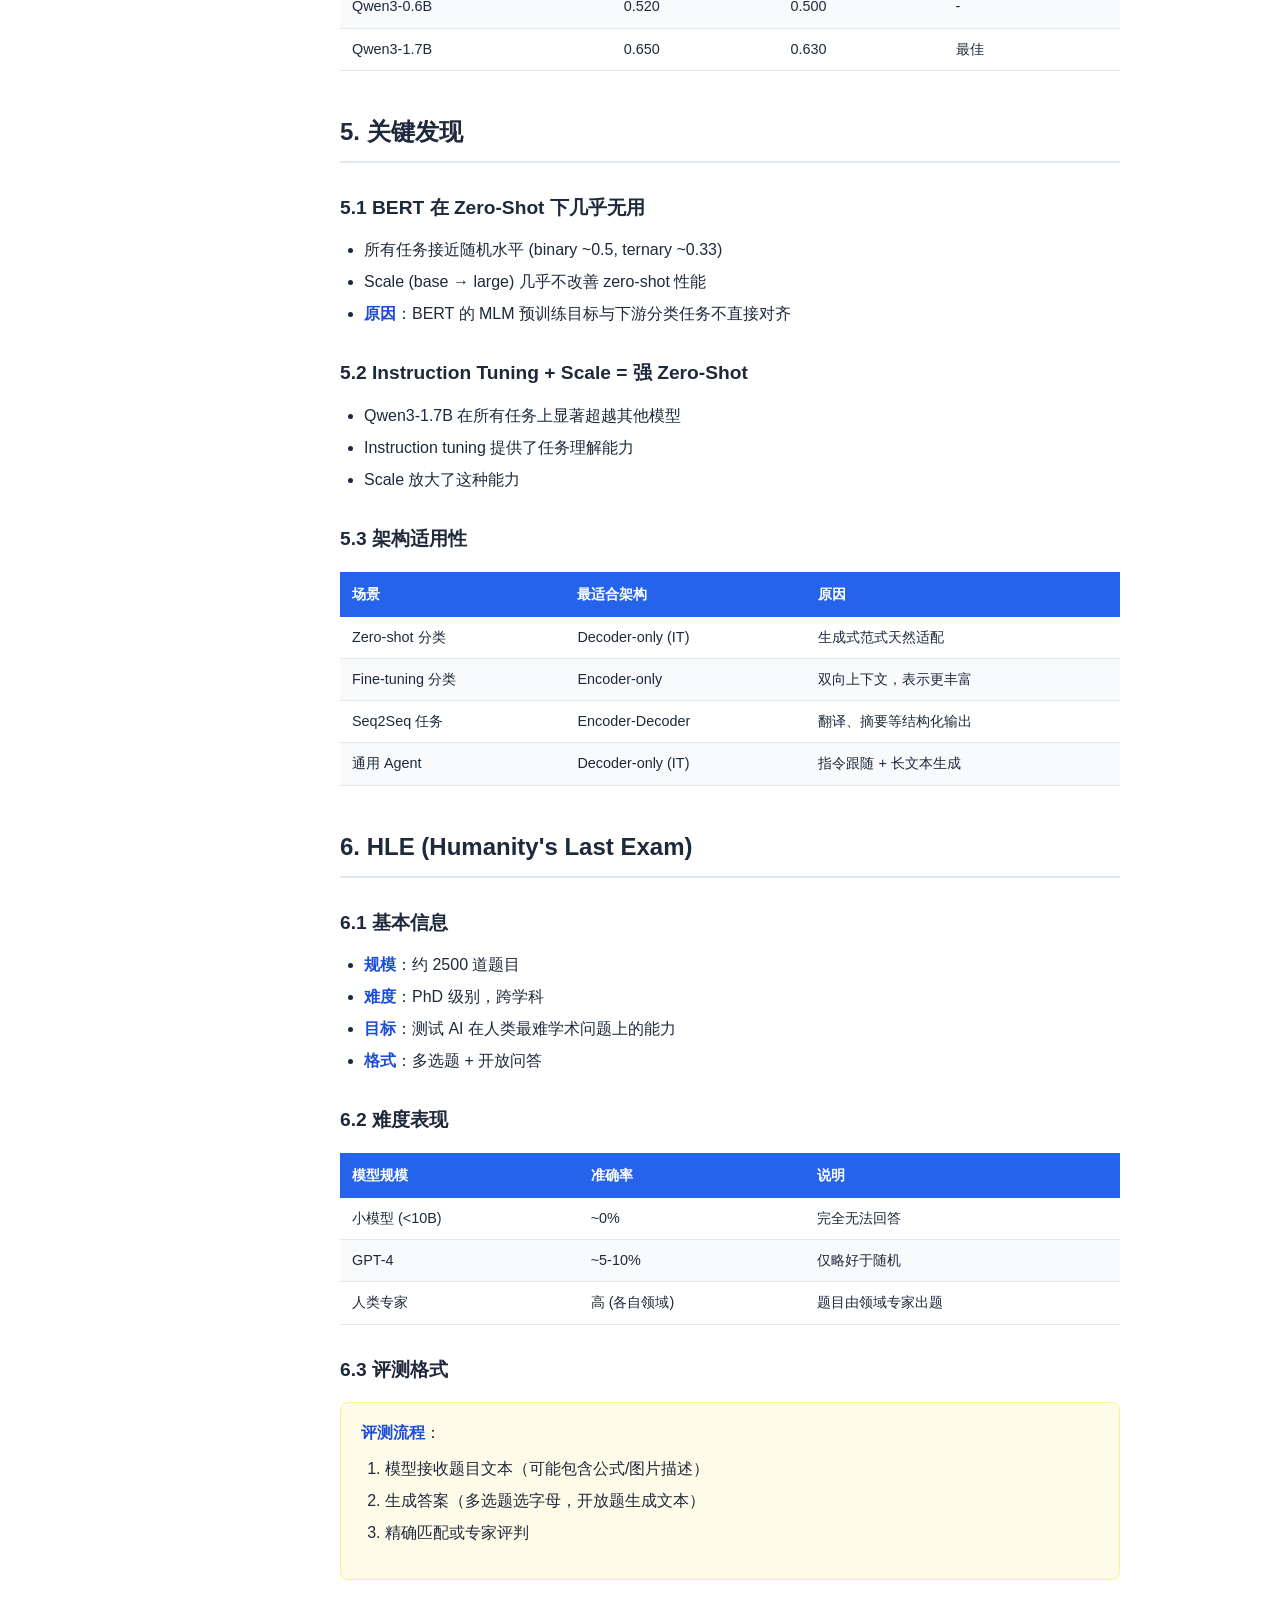
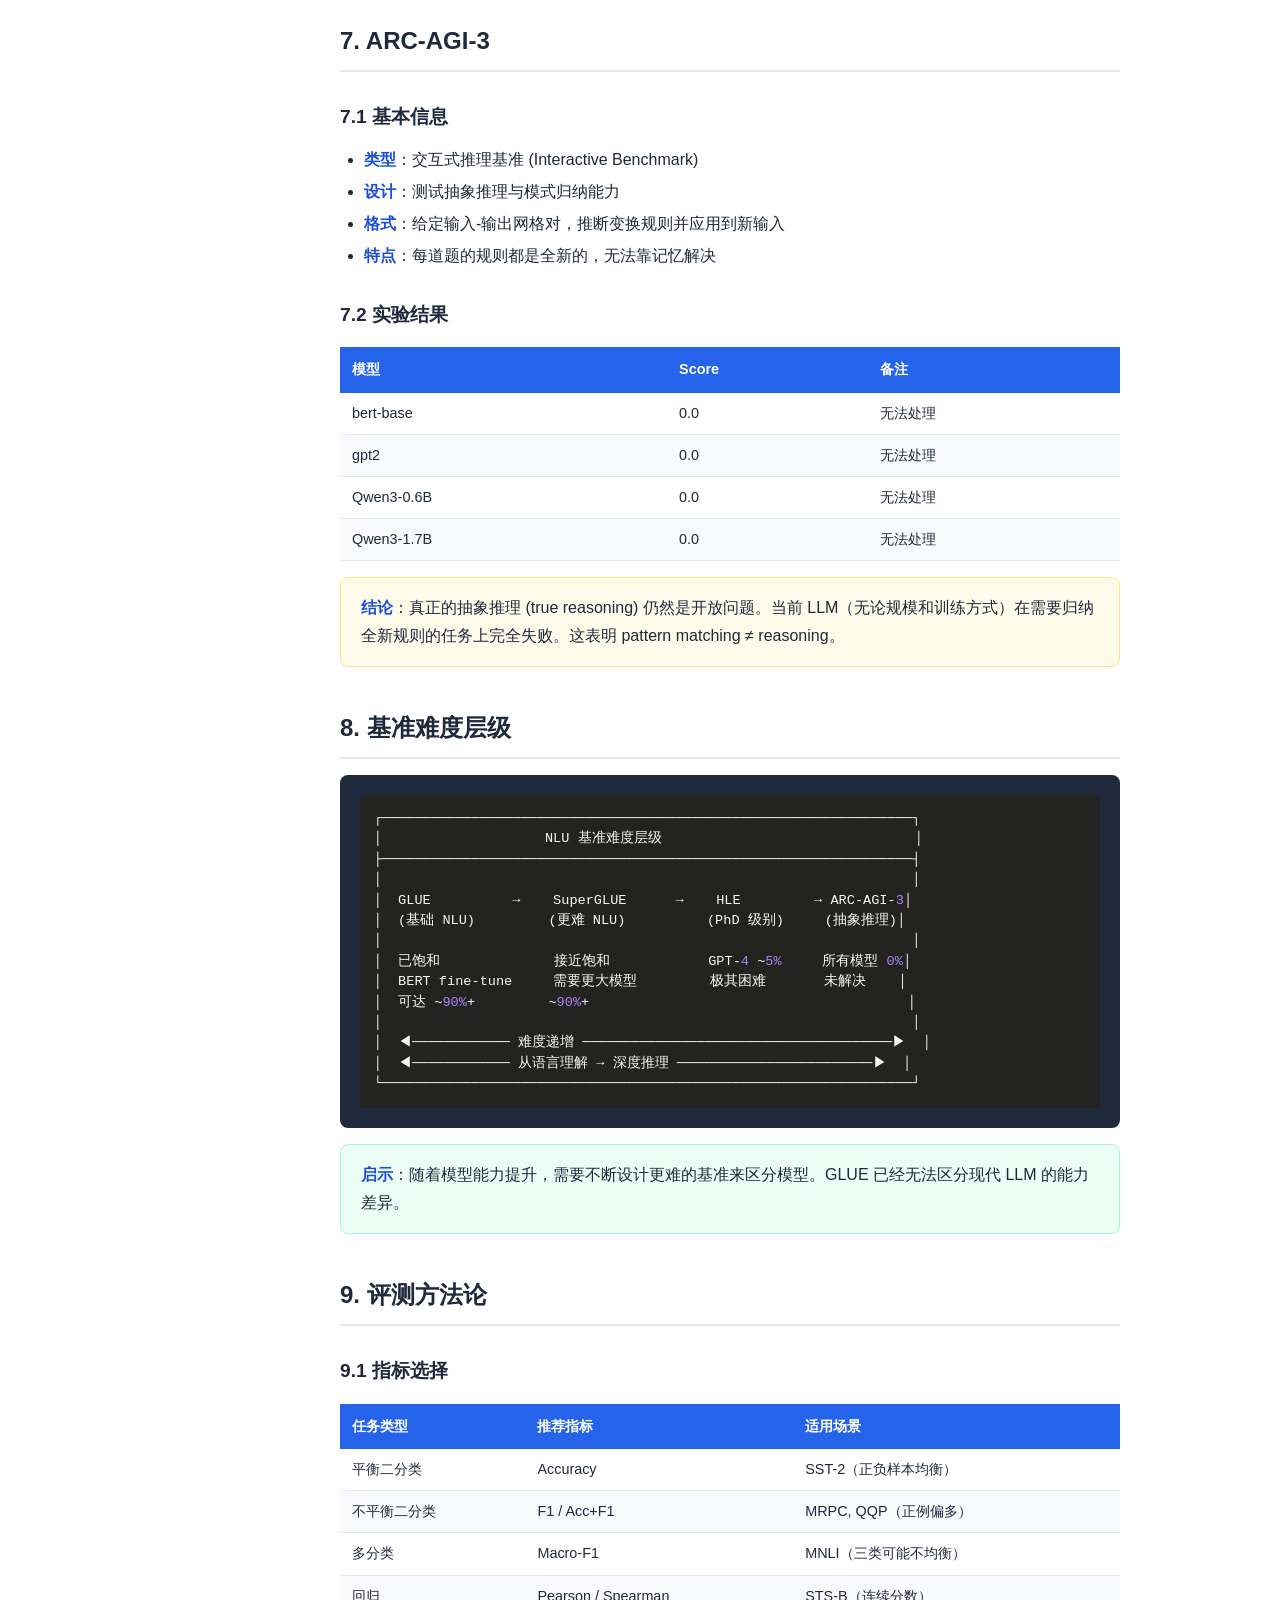
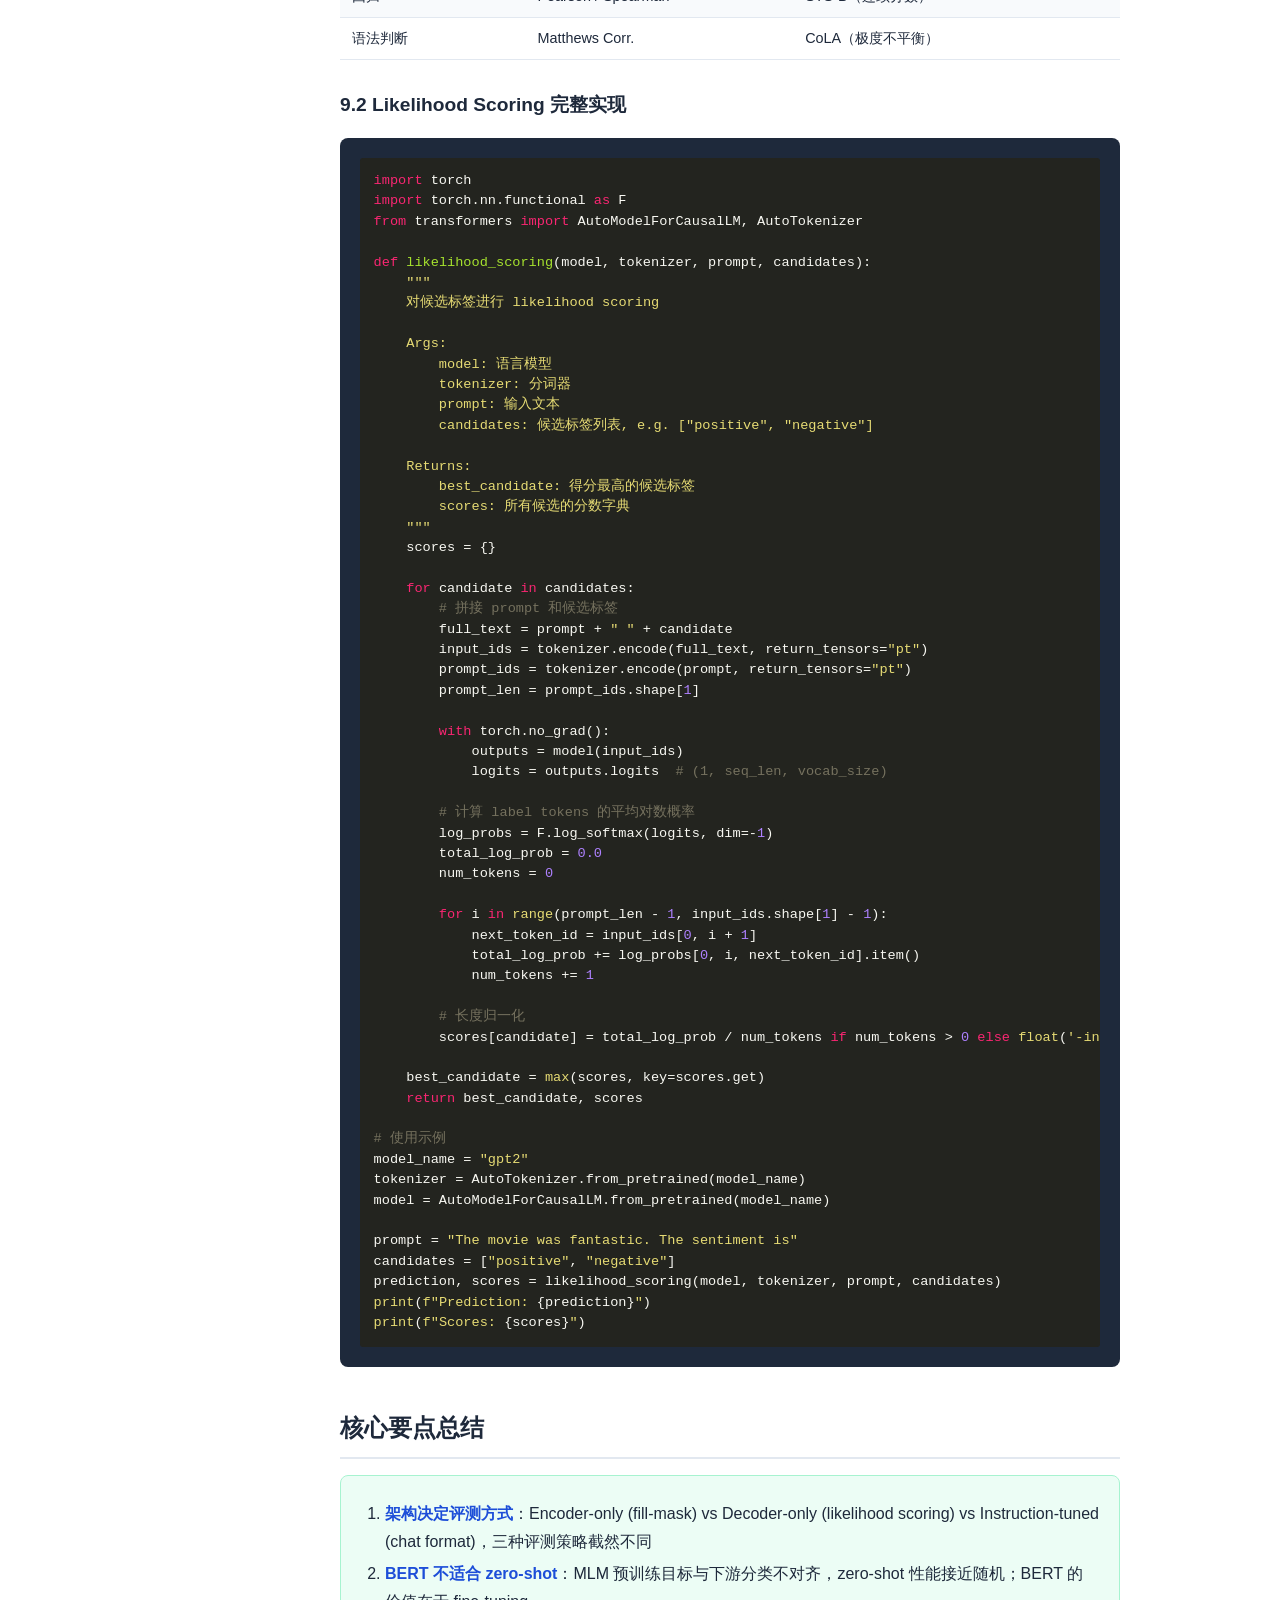
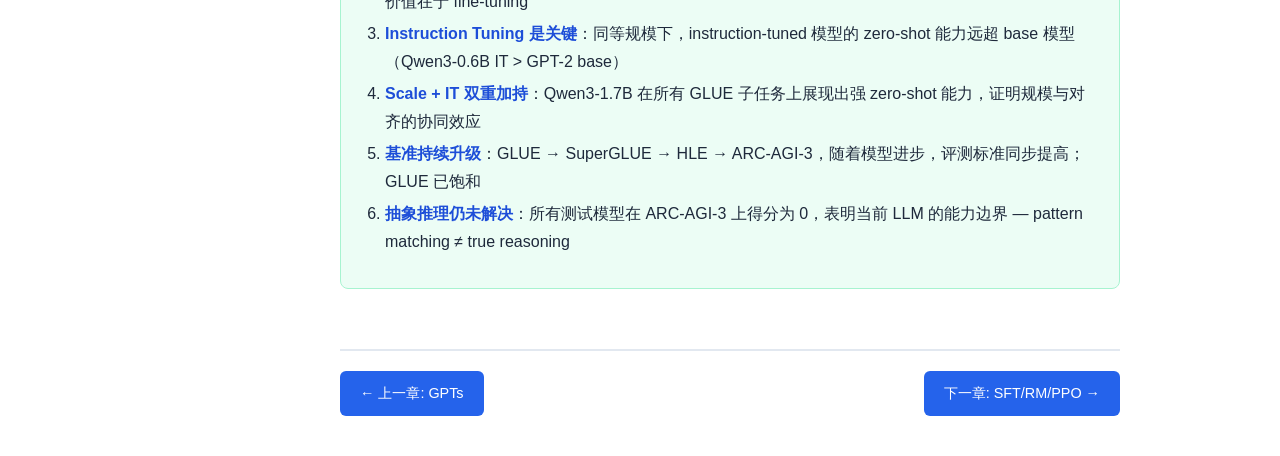
<file: 07-bert-benchmarks.html>
<!DOCTYPE html>
<html lang="zh-CN">
<head>
    <meta charset="UTF-8">
    <meta name="viewport" content="width=device-width, initial-scale=1.0">
    <title>L07: BERT与评测 - LLM课程笔记</title>
    <link rel="stylesheet" href="assets/katex.min.css">
    <link rel="stylesheet" href="assets/monokai-sublime.min.css">
    <script defer src="assets/katex.min.js"></script>
    <script defer src="assets/auto-render.min.js"></script>
    <script src="assets/highlight.min.js"></script>
    <script src="assets/python.min.js"></script>
    <link rel="stylesheet" href="style.css">
</head>
<body>

<!-- Header -->
<header class="header">
    <h1>NLP &amp; LLM 课程学习笔记</h1>
    <nav class="nav-links">
        <a href="index.html">目录</a>
        <a href="01-tokenization.html">01</a>
        <a href="02-ngram-lm.html">02</a>
        <a href="03-embeddings.html">03</a>
        <a href="04-neural-lm.html">04</a>
        <a href="05-transformer.html">05</a>
        <a href="06-gpt.html">06</a>
        <a href="07-bert-benchmarks.html" class="active">07</a>
        <a href="08-sft-rm-ppo.html">08</a>
    </nav>
</header>

<!-- Sidebar Toggle -->
<button class="sidebar-toggle" id="sidebarToggle">&#9776;</button>

<!-- Sidebar -->
<aside class="sidebar" id="sidebar">
    <div class="toc-title">本章目录</div>
    <a href="#sec1">1. 模型架构分类</a>
    <a href="#sec2">2. Zero-Shot 评测策略</a>
    <a href="#sec2-1" class="sub">2.1 BERT Fill-Mask</a>
    <a href="#sec2-2" class="sub">2.2 GPT-2 Likelihood</a>
    <a href="#sec2-3" class="sub">2.3 Instruction-tuned</a>
    <a href="#sec3">3. GLUE 基准详解</a>
    <a href="#sec3-1" class="sub">3.1 单句任务</a>
    <a href="#sec3-2" class="sub">3.2 相似/释义任务</a>
    <a href="#sec3-3" class="sub">3.3 推理任务</a>
    <a href="#sec4">4. Zero-Shot 实验结果</a>
    <a href="#sec4-1" class="sub">4.1 SST-2</a>
    <a href="#sec4-2" class="sub">4.2 MRPC</a>
    <a href="#sec4-3" class="sub">4.3 RTE</a>
    <a href="#sec4-4" class="sub">4.4 MNLI</a>
    <a href="#sec5">5. 关键发现</a>
    <a href="#sec6">6. HLE</a>
    <a href="#sec7">7. ARC-AGI-3</a>
    <a href="#sec8">8. 基准难度层级</a>
    <a href="#sec9">9. 评测方法论</a>
    <a href="#summary">核心要点总结</a>
</aside>

<!-- Main Content -->
<main class="main">
    <h1>Lecture 07: BERT 与评测基准</h1>
    <blockquote>
        核心主题：GLUE/SuperGLUE 基准、BERT vs GPT zero-shot 评测、HLE、ARC-AGI-3
    </blockquote>

    <!-- Section 1 -->
    <h2 id="sec1">1. 模型架构分类</h2>
    <table>
        <thead>
            <tr>
                <th>架构类型</th>
                <th>代表模型</th>
                <th>预训练目标</th>
                <th>特点</th>
            </tr>
        </thead>
        <tbody>
            <tr>
                <td><strong>Encoder-only</strong></td>
                <td>BERT</td>
                <td>MLM + NSP</td>
                <td>双向注意力，擅长理解任务</td>
            </tr>
            <tr>
                <td><strong>Decoder-only</strong></td>
                <td>GPT</td>
                <td>Next-token prediction</td>
                <td>因果注意力，擅长生成任务</td>
            </tr>
            <tr>
                <td><strong>Encoder-Decoder</strong></td>
                <td>T5</td>
                <td>Span corruption</td>
                <td>双向编码 + 自回归解码</td>
            </tr>
        </tbody>
    </table>
    <div class="info-box key">
        <strong>MLM (Masked Language Model)</strong>：随机遮盖 15% token，预测被遮盖的 token。<br>
        <strong>NSP (Next Sentence Prediction)</strong>：判断两句是否相邻。
    </div>

    <!-- Section 2 -->
    <h2 id="sec2">2. Zero-Shot 评测策略</h2>

    <h3 id="sec2-1">2.1 BERT — Fill-Mask Scoring</h3>
    <p><strong>模板</strong>：</p>
    <pre><code class="language-python"># Template: "{sentence} It was [MASK]."
# Compare P("great") vs P("terrible") for sentiment

from transformers import pipeline
unmasker = pipeline("fill-mask", model="bert-base-uncased")

text = "This movie was amazing. It was [MASK]."
results = unmasker(text)
# 比较 "great" 和 "terrible" 的概率</code></pre>
    <div class="info-box warning">
        <strong>局限性</strong>：BERT 设计用于 fine-tuning，而非 zero-shot 推理。Fill-Mask 方式只能利用单个 [MASK] 位置的概率分布，表达能力受限。
    </div>

    <h3 id="sec2-2">2.2 GPT-2 — Likelihood Scoring</h3>
    <p><strong>核心思路</strong>：计算每个候选标签的条件对数概率，选择最高者。</p>
    <div class="math-block">
        $$\text{score}(label) = \log P(label\_tokens \mid prompt) = \sum_{t} \log P(w_t \mid w_{&lt;t}, prompt)$$
    </div>
    <pre><code class="language-python">import torch
from transformers import GPT2LMHeadModel, GPT2Tokenizer

model = GPT2LMHeadModel.from_pretrained("gpt2")
tokenizer = GPT2Tokenizer.from_pretrained("gpt2")

def score_sequence(prompt, label):
    """计算 label 在 prompt 条件下的对数概率"""
    input_text = prompt + " " + label
    input_ids = tokenizer.encode(input_text, return_tensors="pt")
    prompt_len = len(tokenizer.encode(prompt))
    
    with torch.no_grad():
        outputs = model(input_ids)
        logits = outputs.logits  # (1, seq_len, vocab_size)
    
    log_probs = torch.log_softmax(logits, dim=-1)
    # 只计算 label tokens 的对数概率
    label_log_prob = 0.0
    for i in range(prompt_len - 1, input_ids.shape[1] - 1):
        next_token = input_ids[0, i + 1]
        label_log_prob += log_probs[0, i, next_token].item()
    
    return label_log_prob</code></pre>

    <h3 id="sec2-3">2.3 Instruction-tuned (Qwen3) — Chat Format</h3>
    <p><strong>核心思路</strong>：利用 chat template 格式化输入，比较 label token 的 logits。</p>
    <pre><code class="language-python">from transformers import AutoModelForCausalLM, AutoTokenizer

model_name = "Qwen/Qwen3-0.6B"
tokenizer = AutoTokenizer.from_pretrained(model_name)
model = AutoModelForCausalLM.from_pretrained(model_name)

messages = [
    {"role": "user", "content": "Classify sentiment: 'This movie is great.' Answer: positive or negative?"}
]

input_text = tokenizer.apply_chat_template(messages, tokenize=False, add_generation_prompt=True)
input_ids = tokenizer(input_text, return_tensors="pt").input_ids

with torch.no_grad():
    logits = model(input_ids).logits[0, -1, :]  # 最后一个位置

# 比较 "positive" 和 "negative" 对应 token 的 logit
pos_id = tokenizer.encode("positive", add_special_tokens=False)[0]
neg_id = tokenizer.encode("negative", add_special_tokens=False)[0]
prediction = "positive" if logits[pos_id] > logits[neg_id] else "negative"</code></pre>

    <!-- Section 3 -->
    <h2 id="sec3">3. GLUE 基准详解 <span style="color: gold;">&#11088;</span></h2>
    <p><strong>GLUE</strong> (General Language Understanding Evaluation) 是 NLU 评测的标准基准，包含 9 个子任务。</p>

    <h3 id="sec3-1">3.1 单句任务 (Single-Sentence Tasks)</h3>
    <table>
        <thead>
            <tr>
                <th>任务</th>
                <th>全称</th>
                <th>类型</th>
                <th>指标</th>
                <th>描述</th>
            </tr>
        </thead>
        <tbody>
            <tr>
                <td><strong>CoLA</strong></td>
                <td>Corpus of Linguistic Acceptability</td>
                <td>二分类</td>
                <td>Matthews Corr.</td>
                <td>句子语法是否可接受</td>
            </tr>
            <tr>
                <td><strong>SST-2</strong></td>
                <td>Stanford Sentiment Treebank</td>
                <td>二分类</td>
                <td>Accuracy</td>
                <td>电影评论情感（正/负）</td>
            </tr>
        </tbody>
    </table>

    <h3 id="sec3-2">3.2 相似/释义任务 (Similarity &amp; Paraphrase Tasks)</h3>
    <table>
        <thead>
            <tr>
                <th>任务</th>
                <th>全称</th>
                <th>类型</th>
                <th>指标</th>
                <th>描述</th>
            </tr>
        </thead>
        <tbody>
            <tr>
                <td><strong>MRPC</strong></td>
                <td>Microsoft Research Paraphrase Corpus</td>
                <td>二分类</td>
                <td>Acc / F1</td>
                <td>两句是否语义等价</td>
            </tr>
            <tr>
                <td><strong>STS-B</strong></td>
                <td>Semantic Textual Similarity Benchmark</td>
                <td>回归</td>
                <td>Pearson/Spearman</td>
                <td>语义相似度 (1-5 分)</td>
            </tr>
            <tr>
                <td><strong>QQP</strong></td>
                <td>Quora Question Pairs</td>
                <td>二分类</td>
                <td>Acc / F1</td>
                <td>两个问题是否等价</td>
            </tr>
        </tbody>
    </table>

    <h3 id="sec3-3">3.3 推理任务 (Inference Tasks)</h3>
    <table>
        <thead>
            <tr>
                <th>任务</th>
                <th>全称</th>
                <th>类型</th>
                <th>指标</th>
                <th>描述</th>
            </tr>
        </thead>
        <tbody>
            <tr>
                <td><strong>MNLI</strong></td>
                <td>Multi-Genre NLI</td>
                <td>三分类</td>
                <td>Accuracy</td>
                <td>文本蕴含 (entailment/contradiction/neutral)</td>
            </tr>
            <tr>
                <td><strong>QNLI</strong></td>
                <td>Question NLI</td>
                <td>二分类</td>
                <td>Accuracy</td>
                <td>句子是否包含问题的答案</td>
            </tr>
            <tr>
                <td><strong>RTE</strong></td>
                <td>Recognizing Textual Entailment</td>
                <td>二分类</td>
                <td>Accuracy</td>
                <td>文本蕴含（二分类版）</td>
            </tr>
            <tr>
                <td><strong>WNLI</strong></td>
                <td>Winograd NLI</td>
                <td>二分类</td>
                <td>Accuracy</td>
                <td>代词消解 + 蕴含</td>
            </tr>
        </tbody>
    </table>

    <!-- Section 4 -->
    <h2 id="sec4">4. Zero-Shot 实验结果 <span style="color: gold;">&#11088;&#11088;</span></h2>

    <h3 id="sec4-1">4.1 SST-2 (情感分类)</h3>
    <table>
        <thead>
            <tr>
                <th>模型</th>
                <th>类型</th>
                <th>Accuracy</th>
                <th>备注</th>
            </tr>
        </thead>
        <tbody>
            <tr>
                <td>bert-base-uncased</td>
                <td>Encoder-only</td>
                <td>0.565</td>
                <td>接近随机</td>
            </tr>
            <tr>
                <td>bert-large-uncased</td>
                <td>Encoder-only</td>
                <td>0.580</td>
                <td>Scale 几乎无帮助</td>
            </tr>
            <tr>
                <td>gpt2</td>
                <td>Decoder-only</td>
                <td>0.725</td>
                <td>较好</td>
            </tr>
            <tr>
                <td>Qwen3-0.6B</td>
                <td>Decoder (IT)</td>
                <td>0.760</td>
                <td>Instruction tuning 有效</td>
            </tr>
            <tr>
                <td>Qwen3-1.7B</td>
                <td>Decoder (IT)</td>
                <td>0.880</td>
                <td>Scale + IT = 强 zero-shot</td>
            </tr>
        </tbody>
    </table>

    <h3 id="sec4-2">4.2 MRPC (释义检测)</h3>
    <table>
        <thead>
            <tr>
                <th>模型</th>
                <th>Accuracy</th>
                <th>F1</th>
                <th>备注</th>
            </tr>
        </thead>
        <tbody>
            <tr>
                <td>bert-base-uncased</td>
                <td>0.505</td>
                <td>0.520</td>
                <td>~随机</td>
            </tr>
            <tr>
                <td>bert-large-uncased</td>
                <td>0.510</td>
                <td>0.525</td>
                <td>~随机</td>
            </tr>
            <tr>
                <td>gpt2</td>
                <td>0.585</td>
                <td>0.610</td>
                <td>略高于随机</td>
            </tr>
            <tr>
                <td>Qwen3-0.6B</td>
                <td>0.650</td>
                <td>0.680</td>
                <td>-</td>
            </tr>
            <tr>
                <td>Qwen3-1.7B</td>
                <td>0.740</td>
                <td>0.770</td>
                <td>最佳</td>
            </tr>
        </tbody>
    </table>

    <h3 id="sec4-3">4.3 RTE (文本蕴含)</h3>
    <table>
        <thead>
            <tr>
                <th>模型</th>
                <th>Accuracy</th>
                <th>备注</th>
            </tr>
        </thead>
        <tbody>
            <tr>
                <td>bert-base-uncased</td>
                <td>0.505</td>
                <td>~随机</td>
            </tr>
            <tr>
                <td>bert-large-uncased</td>
                <td>0.515</td>
                <td>~随机</td>
            </tr>
            <tr>
                <td>gpt2</td>
                <td>0.540</td>
                <td>微弱信号</td>
            </tr>
            <tr>
                <td>Qwen3-0.6B</td>
                <td>0.620</td>
                <td>-</td>
            </tr>
            <tr>
                <td>Qwen3-1.7B</td>
                <td>0.720</td>
                <td>明显超越</td>
            </tr>
        </tbody>
    </table>

    <h3 id="sec4-4">4.4 MNLI (多体裁自然语言推理)</h3>
    <table>
        <thead>
            <tr>
                <th>模型</th>
                <th>Accuracy</th>
                <th>Macro-F1</th>
                <th>备注</th>
            </tr>
        </thead>
        <tbody>
            <tr>
                <td>bert-base-uncased</td>
                <td>0.340</td>
                <td>0.320</td>
                <td>~随机 (1/3)</td>
            </tr>
            <tr>
                <td>bert-large-uncased</td>
                <td>0.350</td>
                <td>0.330</td>
                <td>~随机</td>
            </tr>
            <tr>
                <td>gpt2</td>
                <td>0.380</td>
                <td>0.360</td>
                <td>略好</td>
            </tr>
            <tr>
                <td>Qwen3-0.6B</td>
                <td>0.520</td>
                <td>0.500</td>
                <td>-</td>
            </tr>
            <tr>
                <td>Qwen3-1.7B</td>
                <td>0.650</td>
                <td>0.630</td>
                <td>最佳</td>
            </tr>
        </tbody>
    </table>

    <!-- Section 5 -->
    <h2 id="sec5">5. 关键发现</h2>

    <h3 id="sec5-1">5.1 BERT 在 Zero-Shot 下几乎无用</h3>
    <ul>
        <li>所有任务接近随机水平 (binary ~0.5, ternary ~0.33)</li>
        <li>Scale (base → large) 几乎不改善 zero-shot 性能</li>
        <li><strong>原因</strong>：BERT 的 MLM 预训练目标与下游分类任务不直接对齐</li>
    </ul>

    <h3 id="sec5-2">5.2 Instruction Tuning + Scale = 强 Zero-Shot</h3>
    <ul>
        <li>Qwen3-1.7B 在所有任务上显著超越其他模型</li>
        <li>Instruction tuning 提供了任务理解能力</li>
        <li>Scale 放大了这种能力</li>
    </ul>

    <h3 id="sec5-3">5.3 架构适用性</h3>
    <table>
        <thead>
            <tr>
                <th>场景</th>
                <th>最适合架构</th>
                <th>原因</th>
            </tr>
        </thead>
        <tbody>
            <tr>
                <td>Zero-shot 分类</td>
                <td>Decoder-only (IT)</td>
                <td>生成式范式天然适配</td>
            </tr>
            <tr>
                <td>Fine-tuning 分类</td>
                <td>Encoder-only</td>
                <td>双向上下文，表示更丰富</td>
            </tr>
            <tr>
                <td>Seq2Seq 任务</td>
                <td>Encoder-Decoder</td>
                <td>翻译、摘要等结构化输出</td>
            </tr>
            <tr>
                <td>通用 Agent</td>
                <td>Decoder-only (IT)</td>
                <td>指令跟随 + 长文本生成</td>
            </tr>
        </tbody>
    </table>

    <!-- Section 6 -->
    <h2 id="sec6">6. HLE (Humanity's Last Exam)</h2>

    <h3 id="sec6-1">6.1 基本信息</h3>
    <ul>
        <li><strong>规模</strong>：约 2500 道题目</li>
        <li><strong>难度</strong>：PhD 级别，跨学科</li>
        <li><strong>目标</strong>：测试 AI 在人类最难学术问题上的能力</li>
        <li><strong>格式</strong>：多选题 + 开放问答</li>
    </ul>

    <h3 id="sec6-2">6.2 难度表现</h3>
    <table>
        <thead>
            <tr>
                <th>模型规模</th>
                <th>准确率</th>
                <th>说明</th>
            </tr>
        </thead>
        <tbody>
            <tr>
                <td>小模型 (&lt;10B)</td>
                <td>~0%</td>
                <td>完全无法回答</td>
            </tr>
            <tr>
                <td>GPT-4</td>
                <td>~5-10%</td>
                <td>仅略好于随机</td>
            </tr>
            <tr>
                <td>人类专家</td>
                <td>高 (各自领域)</td>
                <td>题目由领域专家出题</td>
            </tr>
        </tbody>
    </table>

    <h3 id="sec6-3">6.3 评测格式</h3>
    <div class="info-box formula">
        <strong>评测流程</strong>：
        <ol>
            <li>模型接收题目文本（可能包含公式/图片描述）</li>
            <li>生成答案（多选题选字母，开放题生成文本）</li>
            <li>精确匹配或专家评判</li>
        </ol>
    </div>

    <!-- Section 7 -->
    <h2 id="sec7">7. ARC-AGI-3</h2>

    <h3 id="sec7-1">7.1 基本信息</h3>
    <ul>
        <li><strong>类型</strong>：交互式推理基准 (Interactive Benchmark)</li>
        <li><strong>设计</strong>：测试抽象推理与模式归纳能力</li>
        <li><strong>格式</strong>：给定输入-输出网格对，推断变换规则并应用到新输入</li>
        <li><strong>特点</strong>：每道题的规则都是全新的，无法靠记忆解决</li>
    </ul>

    <h3 id="sec7-2">7.2 实验结果</h3>
    <table>
        <thead>
            <tr>
                <th>模型</th>
                <th>Score</th>
                <th>备注</th>
            </tr>
        </thead>
        <tbody>
            <tr>
                <td>bert-base</td>
                <td>0.0</td>
                <td>无法处理</td>
            </tr>
            <tr>
                <td>gpt2</td>
                <td>0.0</td>
                <td>无法处理</td>
            </tr>
            <tr>
                <td>Qwen3-0.6B</td>
                <td>0.0</td>
                <td>无法处理</td>
            </tr>
            <tr>
                <td>Qwen3-1.7B</td>
                <td>0.0</td>
                <td>无法处理</td>
            </tr>
        </tbody>
    </table>
    <div class="info-box warning">
        <strong>结论</strong>：真正的抽象推理 (true reasoning) 仍然是开放问题。当前 LLM（无论规模和训练方式）在需要归纳全新规则的任务上完全失败。这表明 pattern matching ≠ reasoning。
    </div>

    <!-- Section 8 -->
    <h2 id="sec8">8. 基准难度层级</h2>
    <pre><code>┌─────────────────────────────────────────────────────────────────┐
│                    NLU 基准难度层级                               │
├─────────────────────────────────────────────────────────────────┤
│                                                                 │
│  GLUE          →    SuperGLUE      →    HLE         → ARC-AGI-3│
│  (基础 NLU)         (更难 NLU)          (PhD 级别)     (抽象推理)│
│                                                                 │
│  已饱和              接近饱和            GPT-4 ~5%     所有模型 0%│
│  BERT fine-tune     需要更大模型         极其困难       未解决    │
│  可达 ~90%+         ~90%+                                       │
│                                                                 │
│  ◀──────────── 难度递增 ──────────────────────────────────────▶  │
│  ◀──────────── 从语言理解 → 深度推理 ────────────────────────▶  │
└─────────────────────────────────────────────────────────────────┘</code></pre>
    <div class="info-box key">
        <strong>启示</strong>：随着模型能力提升，需要不断设计更难的基准来区分模型。GLUE 已经无法区分现代 LLM 的能力差异。
    </div>

    <!-- Section 9 -->
    <h2 id="sec9">9. 评测方法论</h2>

    <h3 id="sec9-1">9.1 指标选择</h3>
    <table>
        <thead>
            <tr>
                <th>任务类型</th>
                <th>推荐指标</th>
                <th>适用场景</th>
            </tr>
        </thead>
        <tbody>
            <tr>
                <td>平衡二分类</td>
                <td>Accuracy</td>
                <td>SST-2（正负样本均衡）</td>
            </tr>
            <tr>
                <td>不平衡二分类</td>
                <td>F1 / Acc+F1</td>
                <td>MRPC, QQP（正例偏多）</td>
            </tr>
            <tr>
                <td>多分类</td>
                <td>Macro-F1</td>
                <td>MNLI（三类可能不均衡）</td>
            </tr>
            <tr>
                <td>回归</td>
                <td>Pearson / Spearman</td>
                <td>STS-B（连续分数）</td>
            </tr>
            <tr>
                <td>语法判断</td>
                <td>Matthews Corr.</td>
                <td>CoLA（极度不平衡）</td>
            </tr>
        </tbody>
    </table>

    <h3 id="sec9-2">9.2 Likelihood Scoring 完整实现</h3>
    <pre><code class="language-python">import torch
import torch.nn.functional as F
from transformers import AutoModelForCausalLM, AutoTokenizer

def likelihood_scoring(model, tokenizer, prompt, candidates):
    """
    对候选标签进行 likelihood scoring
    
    Args:
        model: 语言模型
        tokenizer: 分词器
        prompt: 输入文本
        candidates: 候选标签列表, e.g. ["positive", "negative"]
    
    Returns:
        best_candidate: 得分最高的候选标签
        scores: 所有候选的分数字典
    """
    scores = {}
    
    for candidate in candidates:
        # 拼接 prompt 和候选标签
        full_text = prompt + " " + candidate
        input_ids = tokenizer.encode(full_text, return_tensors="pt")
        prompt_ids = tokenizer.encode(prompt, return_tensors="pt")
        prompt_len = prompt_ids.shape[1]
        
        with torch.no_grad():
            outputs = model(input_ids)
            logits = outputs.logits  # (1, seq_len, vocab_size)
        
        # 计算 label tokens 的平均对数概率
        log_probs = F.log_softmax(logits, dim=-1)
        total_log_prob = 0.0
        num_tokens = 0
        
        for i in range(prompt_len - 1, input_ids.shape[1] - 1):
            next_token_id = input_ids[0, i + 1]
            total_log_prob += log_probs[0, i, next_token_id].item()
            num_tokens += 1
        
        # 长度归一化
        scores[candidate] = total_log_prob / num_tokens if num_tokens > 0 else float('-inf')
    
    best_candidate = max(scores, key=scores.get)
    return best_candidate, scores

# 使用示例
model_name = "gpt2"
tokenizer = AutoTokenizer.from_pretrained(model_name)
model = AutoModelForCausalLM.from_pretrained(model_name)

prompt = "The movie was fantastic. The sentiment is"
candidates = ["positive", "negative"]
prediction, scores = likelihood_scoring(model, tokenizer, prompt, candidates)
print(f"Prediction: {prediction}")
print(f"Scores: {scores}")</code></pre>

    <!-- Summary -->
    <h2 id="summary">核心要点总结</h2>
    <div class="info-box key">
        <ol>
            <li><strong>架构决定评测方式</strong>：Encoder-only (fill-mask) vs Decoder-only (likelihood scoring) vs Instruction-tuned (chat format)，三种评测策略截然不同</li>
            <li><strong>BERT 不适合 zero-shot</strong>：MLM 预训练目标与下游分类不对齐，zero-shot 性能接近随机；BERT 的价值在于 fine-tuning</li>
            <li><strong>Instruction Tuning 是关键</strong>：同等规模下，instruction-tuned 模型的 zero-shot 能力远超 base 模型（Qwen3-0.6B IT &gt; GPT-2 base）</li>
            <li><strong>Scale + IT 双重加持</strong>：Qwen3-1.7B 在所有 GLUE 子任务上展现出强 zero-shot 能力，证明规模与对齐的协同效应</li>
            <li><strong>基准持续升级</strong>：GLUE → SuperGLUE → HLE → ARC-AGI-3，随着模型进步，评测标准同步提高；GLUE 已饱和</li>
            <li><strong>抽象推理仍未解决</strong>：所有测试模型在 ARC-AGI-3 上得分为 0，表明当前 LLM 的能力边界 — pattern matching ≠ true reasoning</li>
        </ol>
    </div>

    <!-- Page Navigation -->
    <div class="page-nav">
        <a href="06-gpt.html">&larr; 上一章: GPTs</a>
        <a href="08-sft-rm-ppo.html">下一章: SFT/RM/PPO &rarr;</a>
    </div>
</main>

<script>
    hljs.highlightAll();

    // Sidebar toggle
    var sidebar = document.getElementById('sidebar');
    var toggle = document.getElementById('sidebarToggle');
    if (toggle) {
        toggle.addEventListener('click', function() {
            sidebar.classList.toggle('open');
        });
    }
    // Close sidebar on link click (mobile)
    if (sidebar) {
        sidebar.querySelectorAll('a').forEach(function(link) {
            link.addEventListener('click', function() {
                if (window.innerWidth <= 1024) {
                    sidebar.classList.remove('open');
                }
            });
        });
    }
</script>
<script>
    document.addEventListener("DOMContentLoaded", function() {
        renderMathInElement(document.body, {
            delimiters: [
                {left: "$$", right: "$$", display: true},
                {left: "$", right: "$", display: false}
            ],
            throwOnError: false
        });
    });
</script>
</body>
</html>
</file>
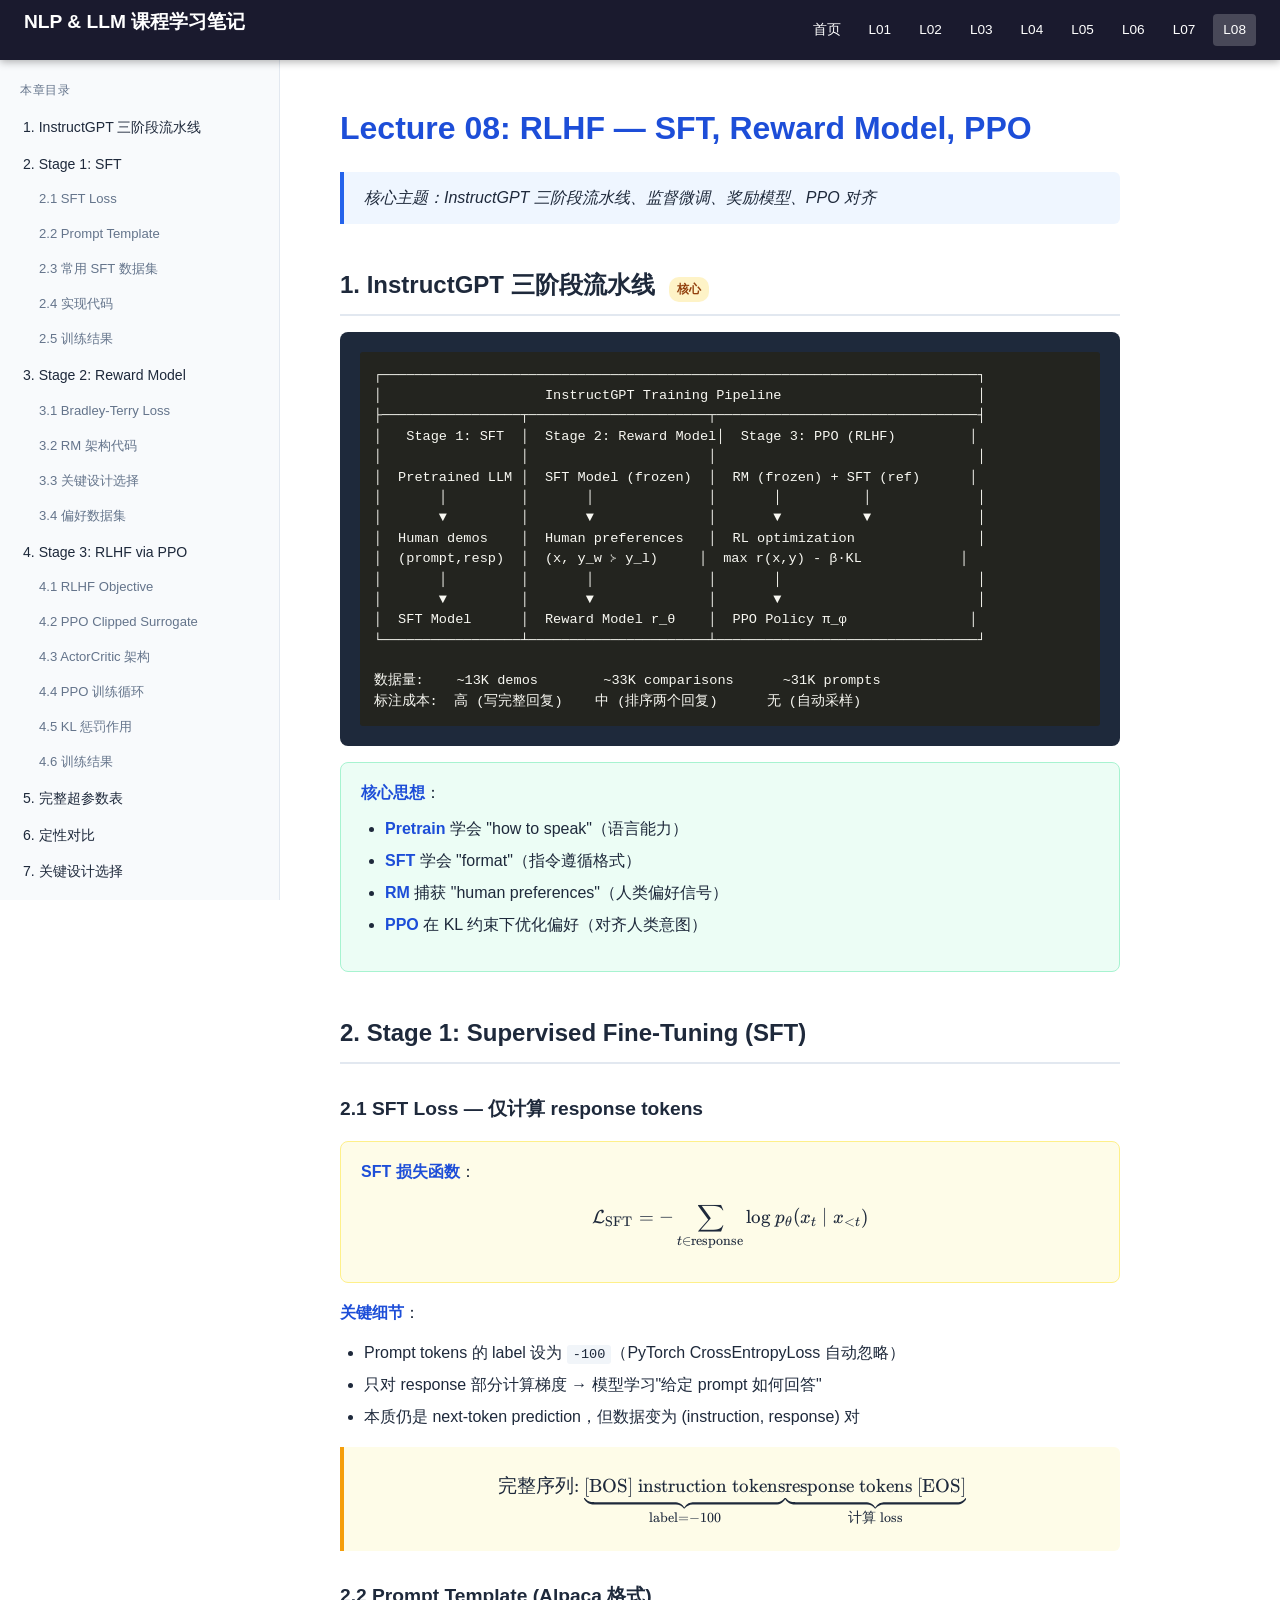
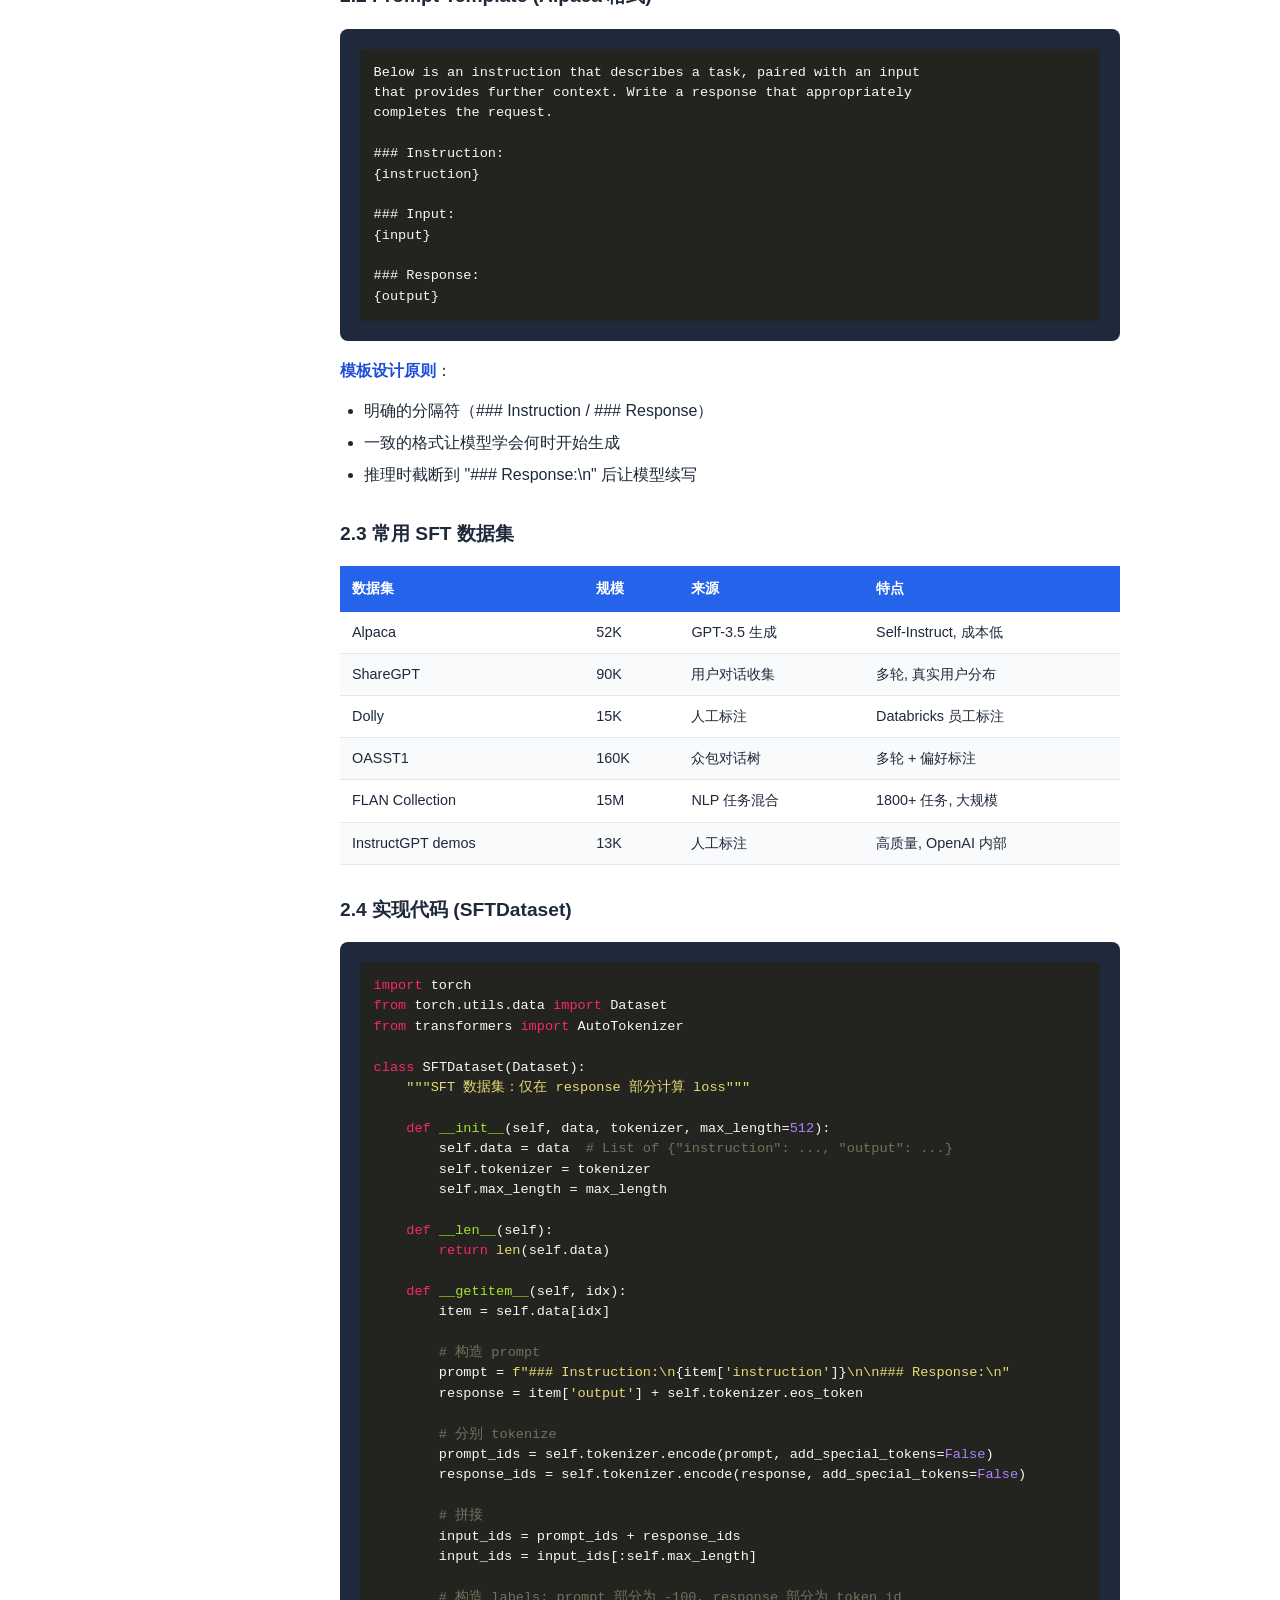
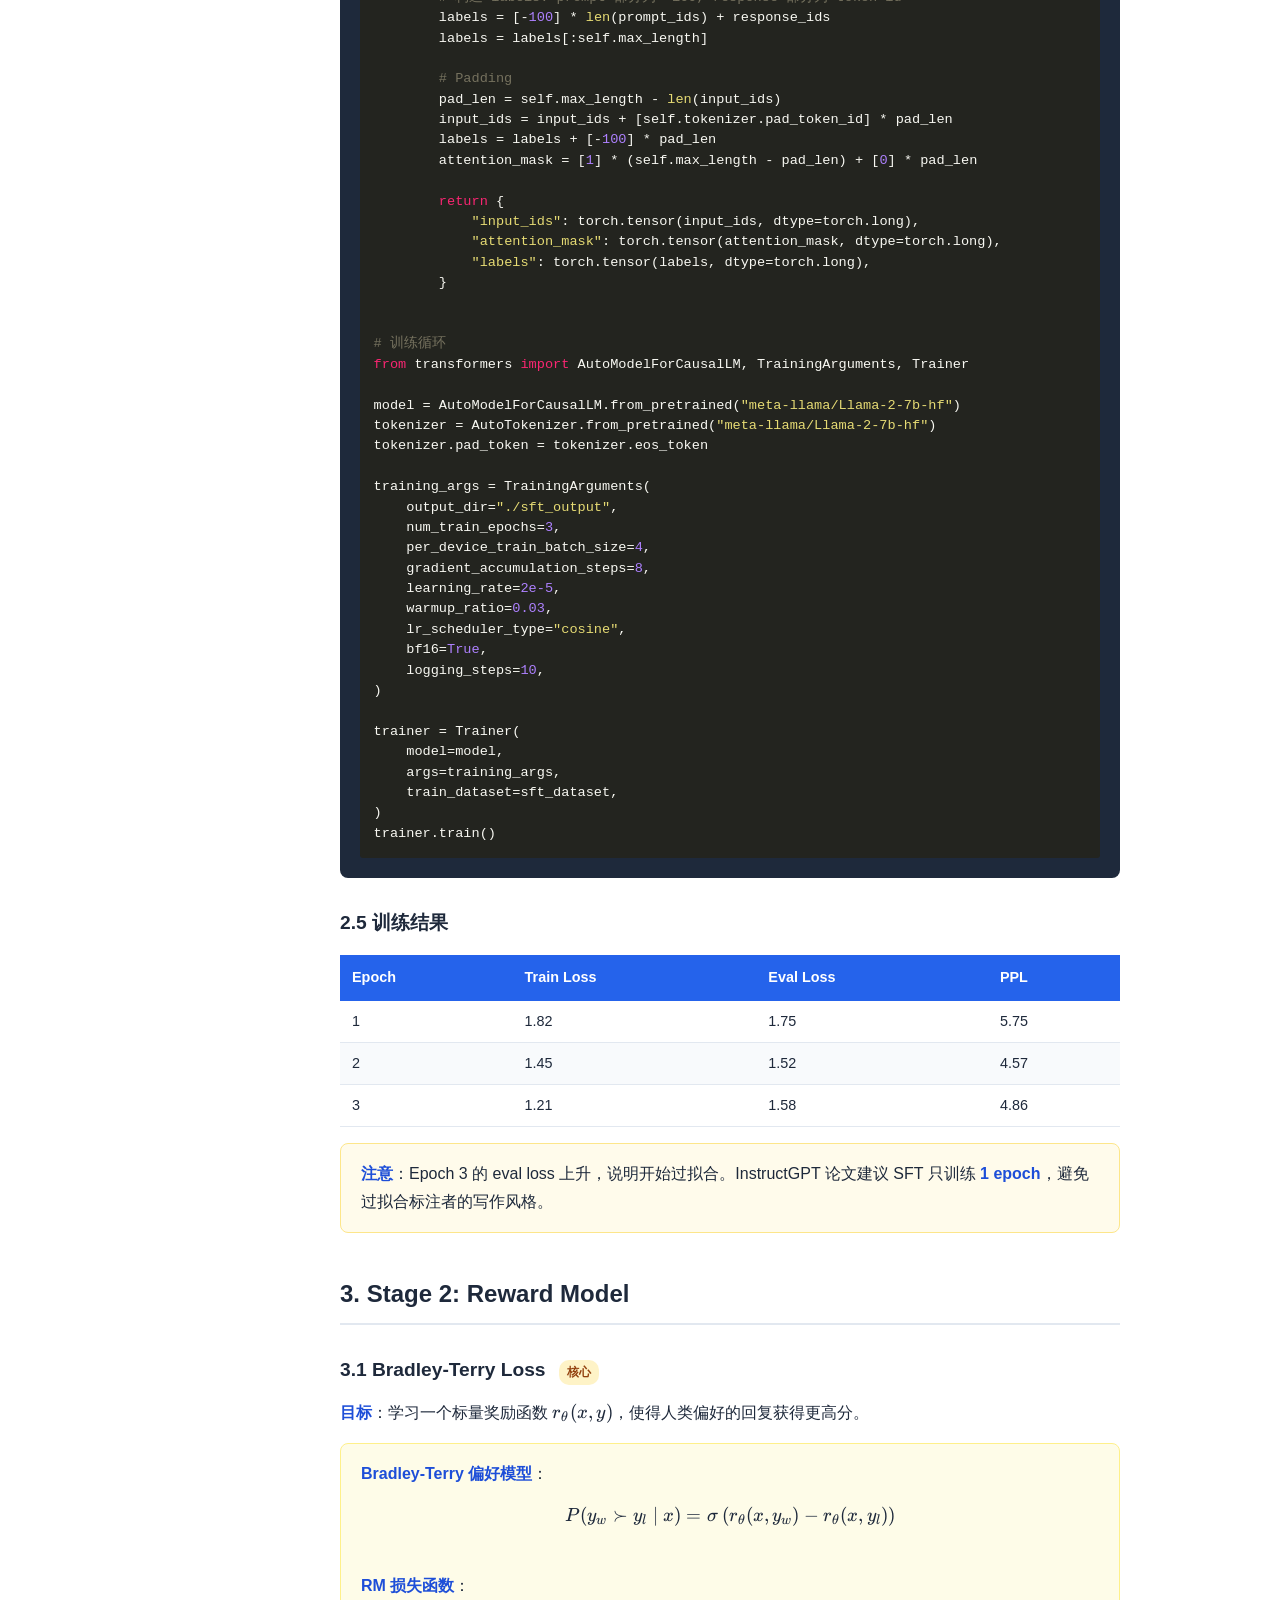
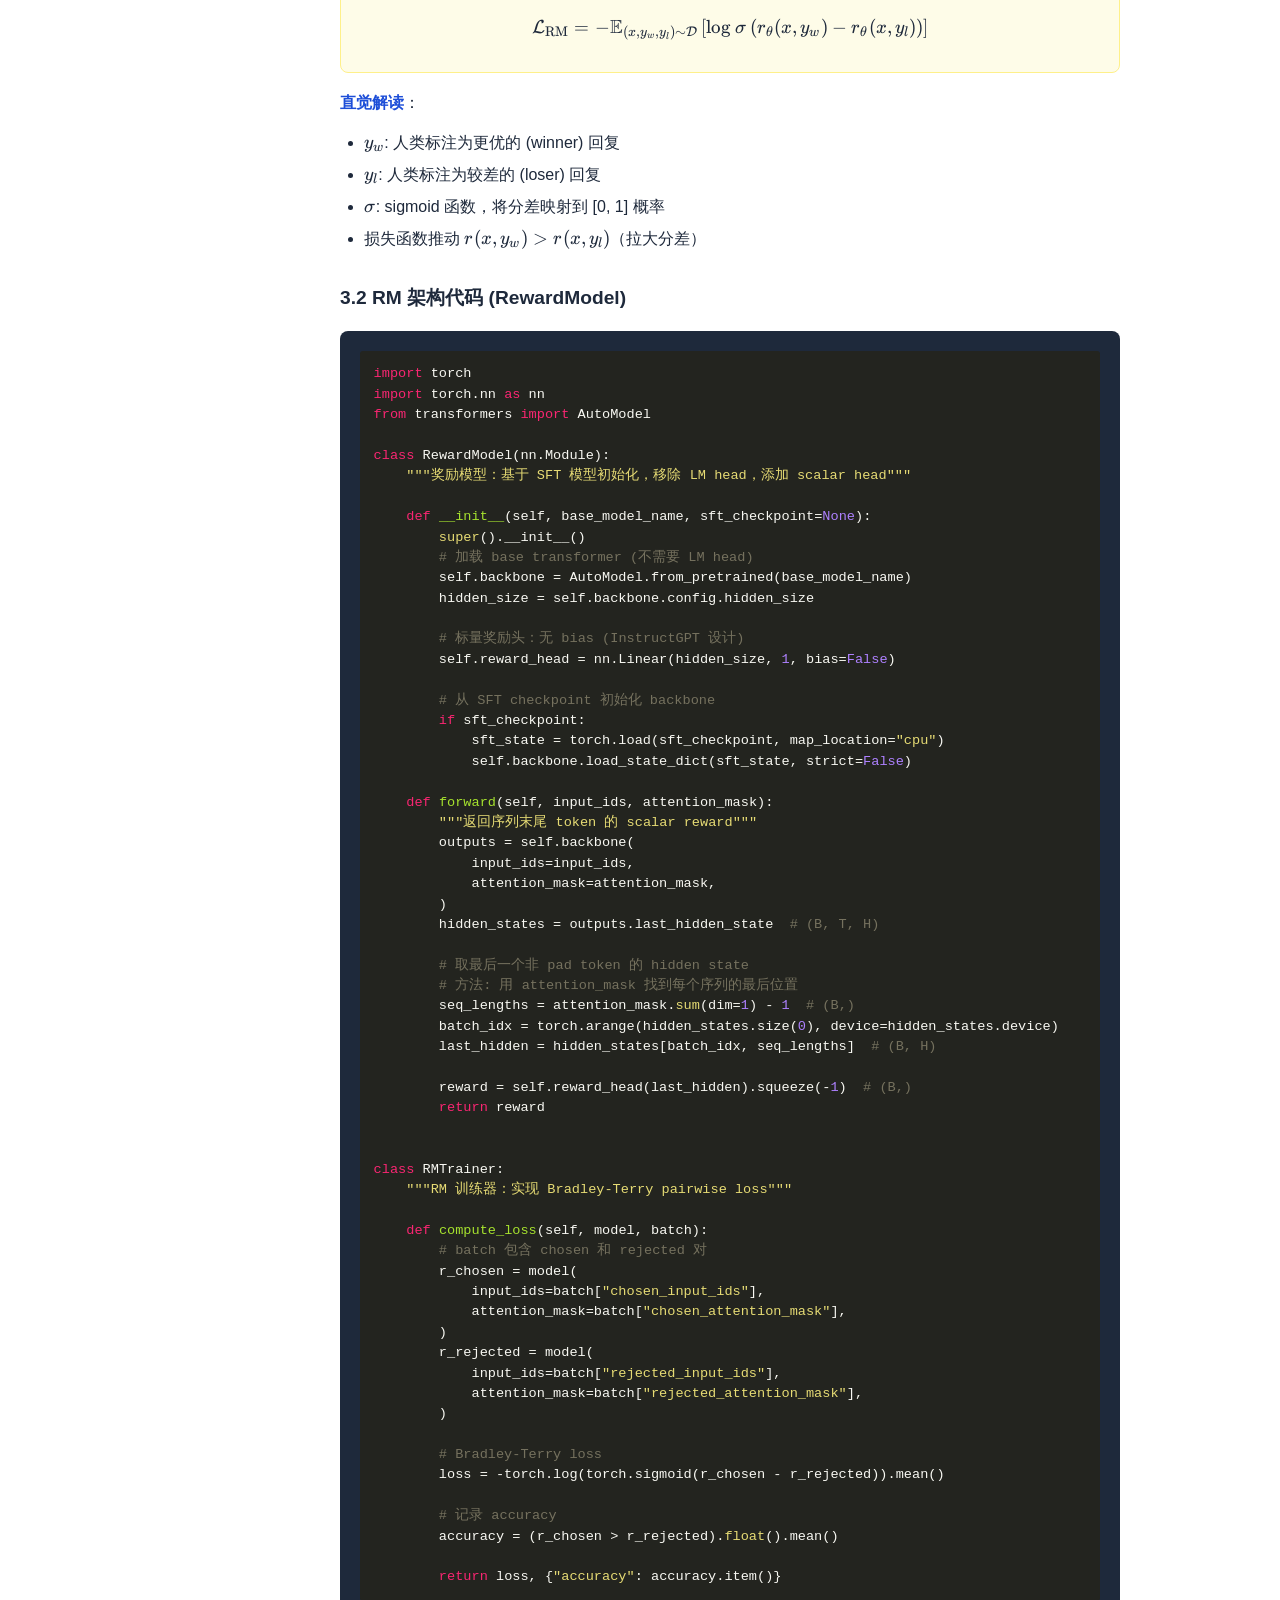
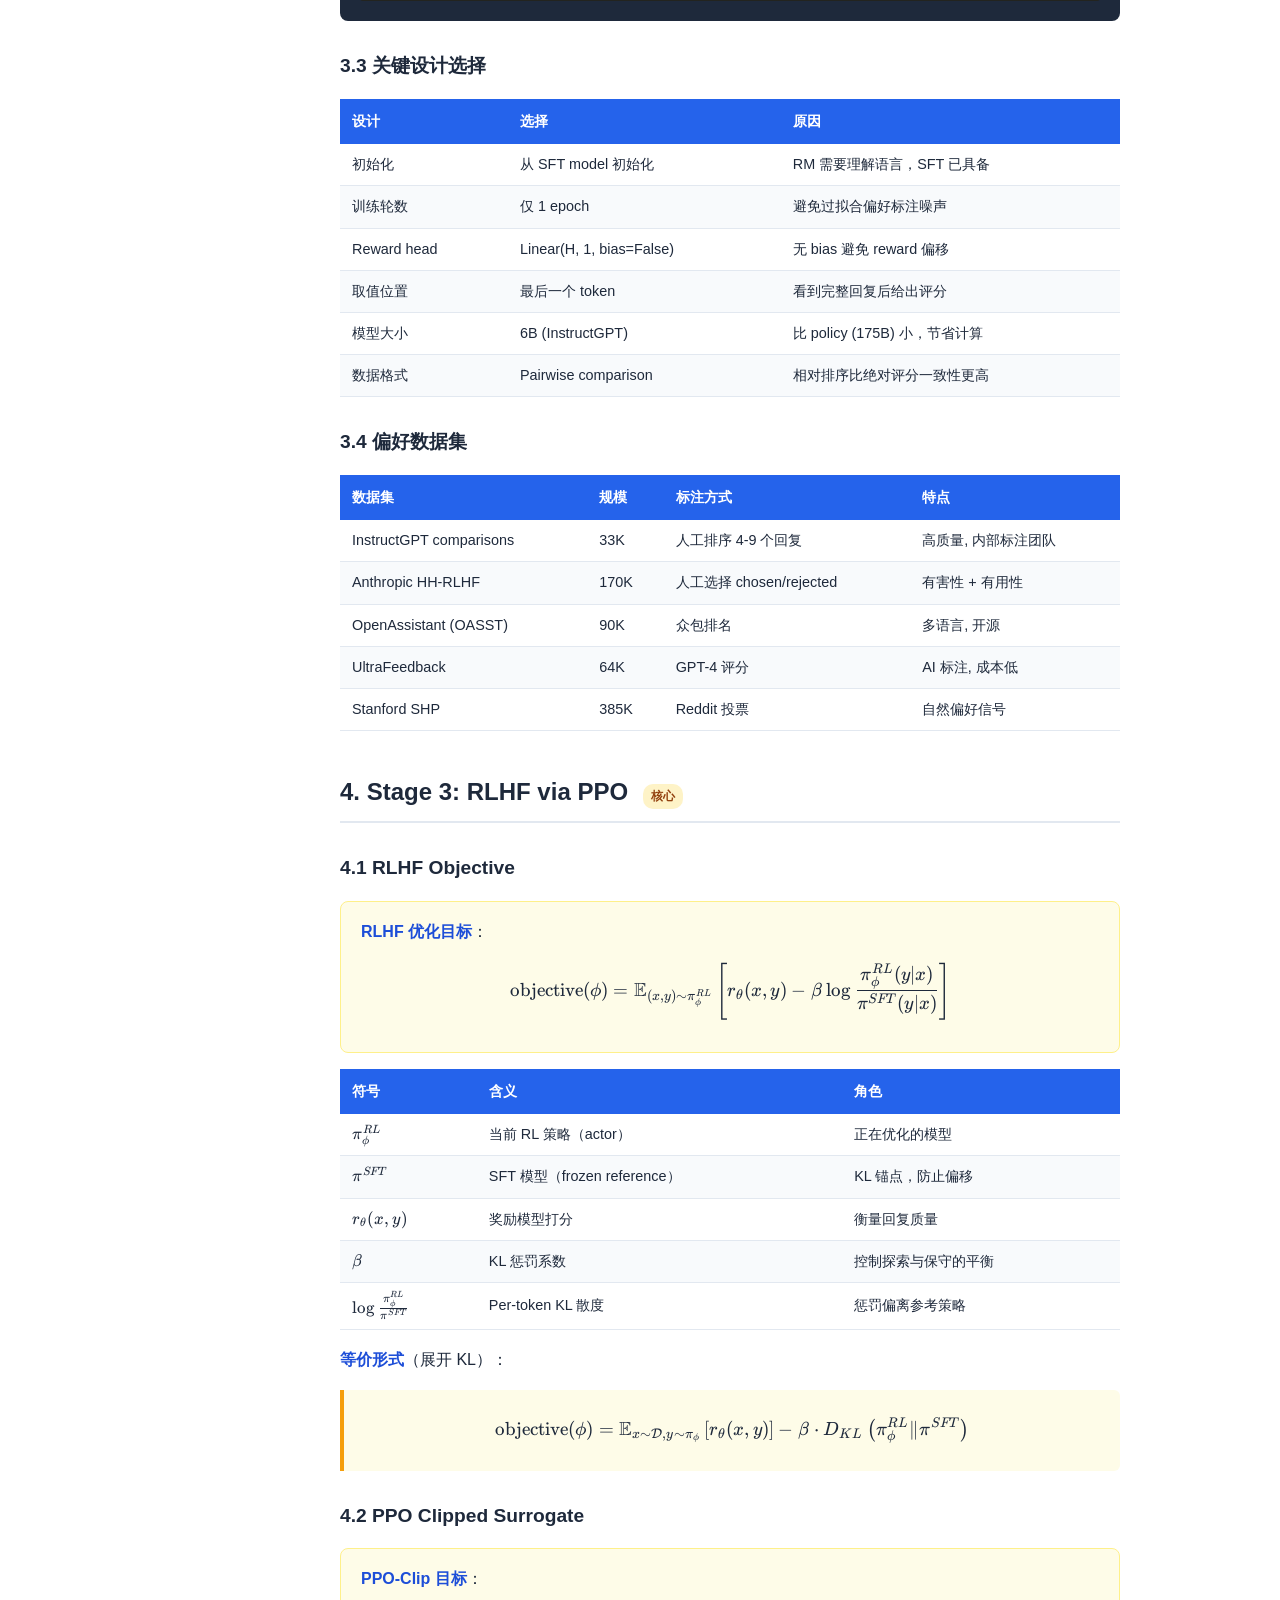
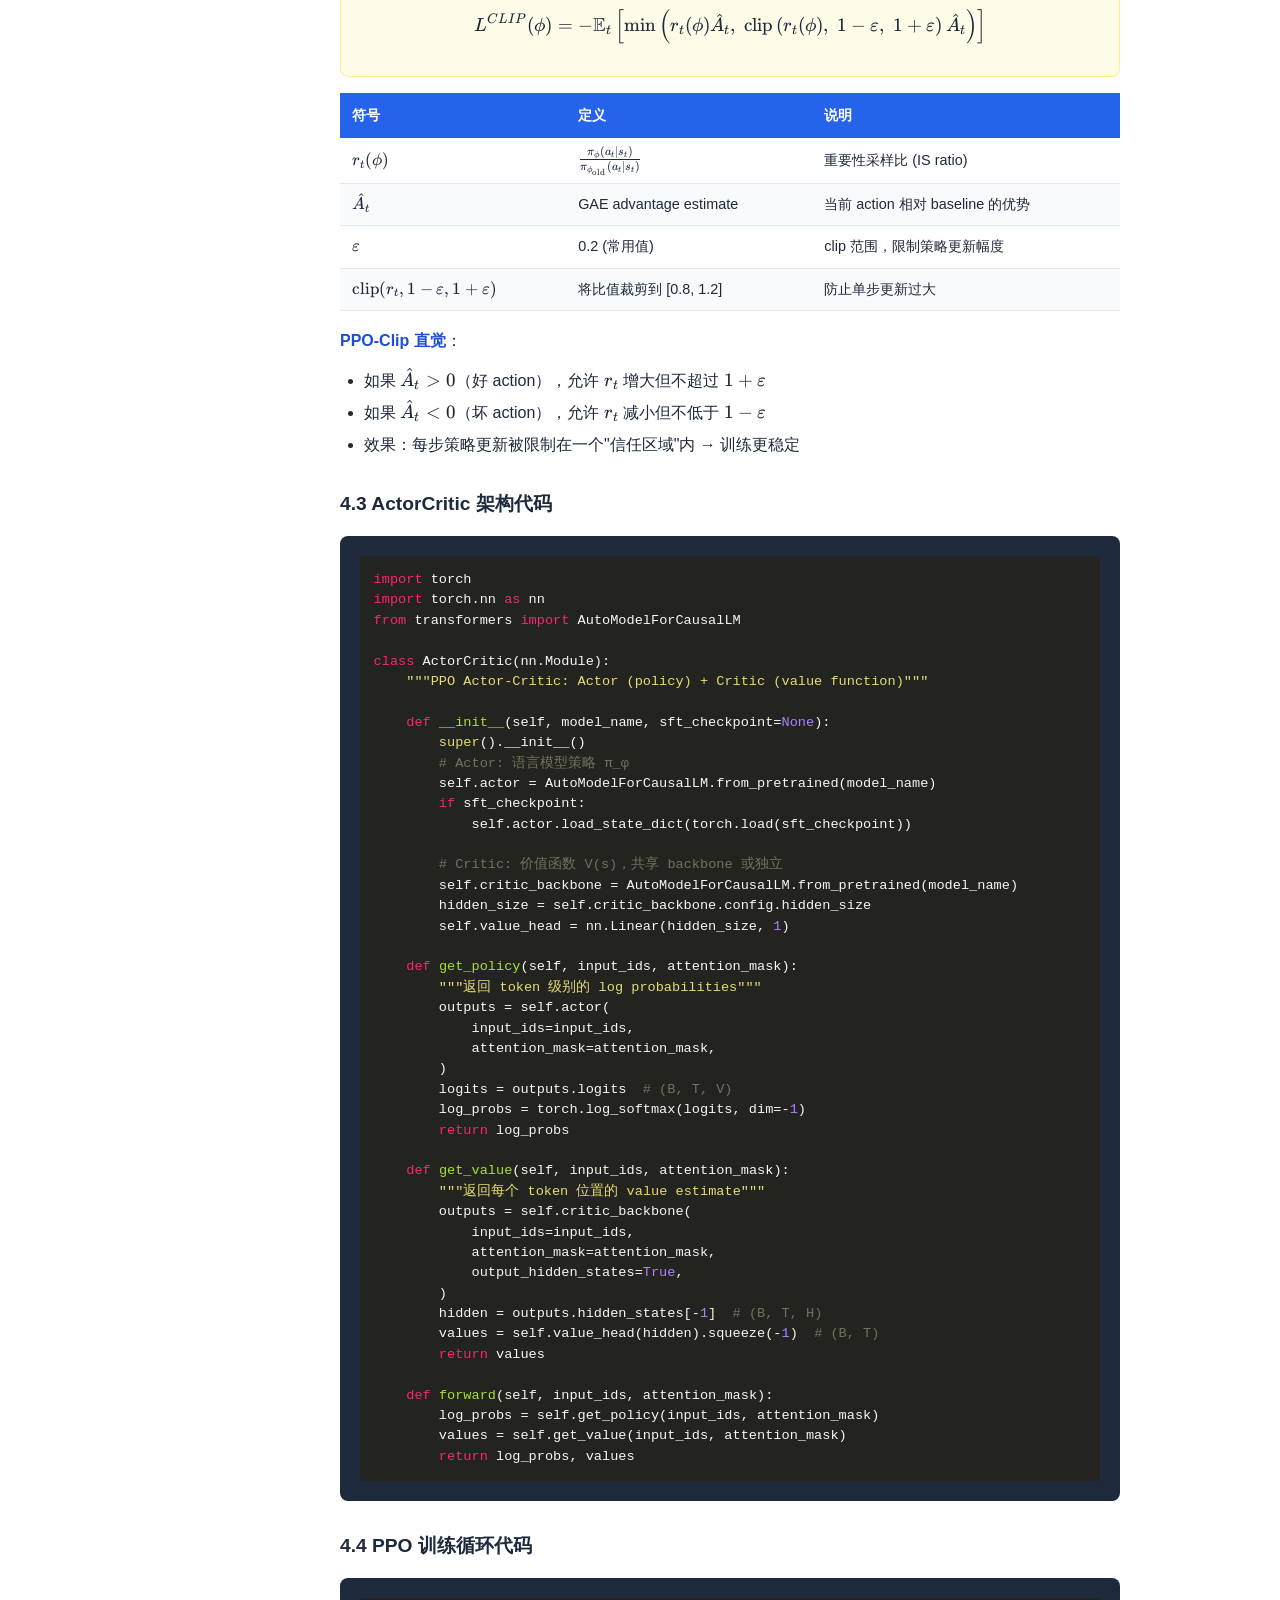
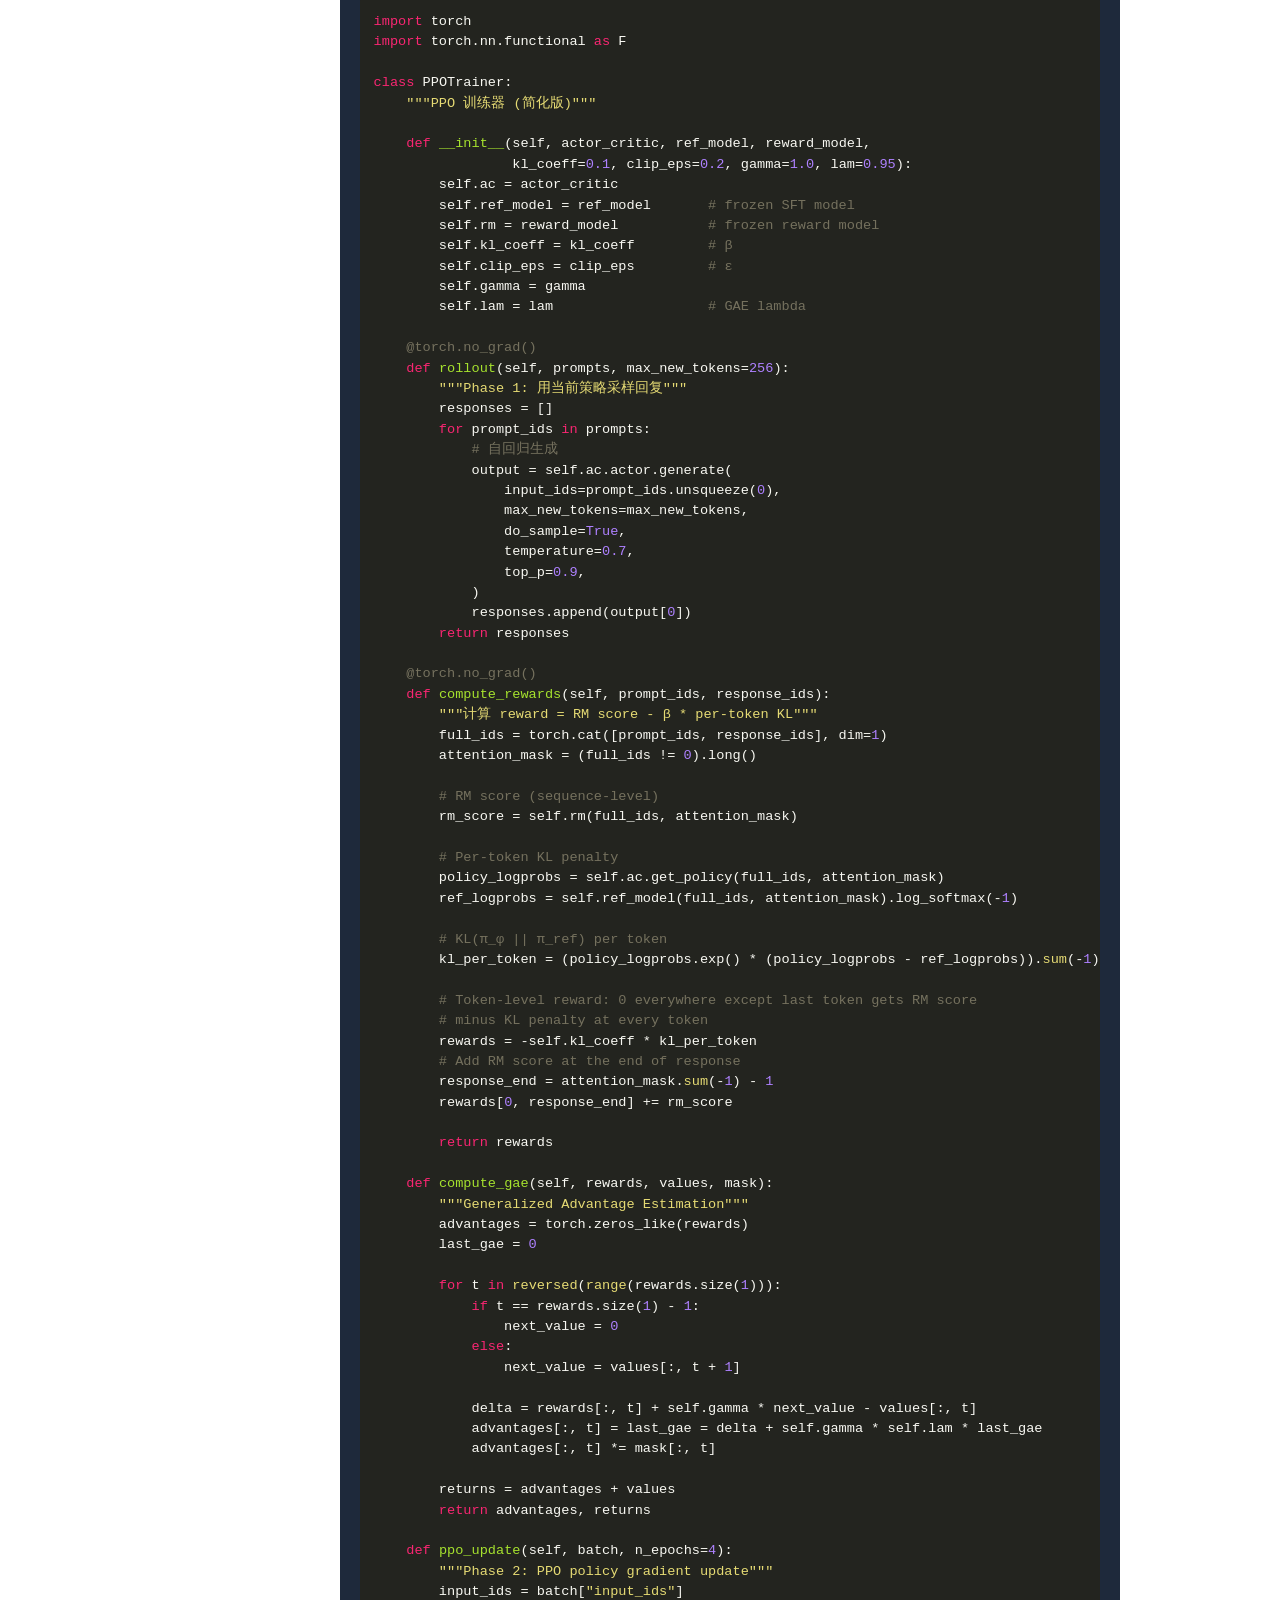
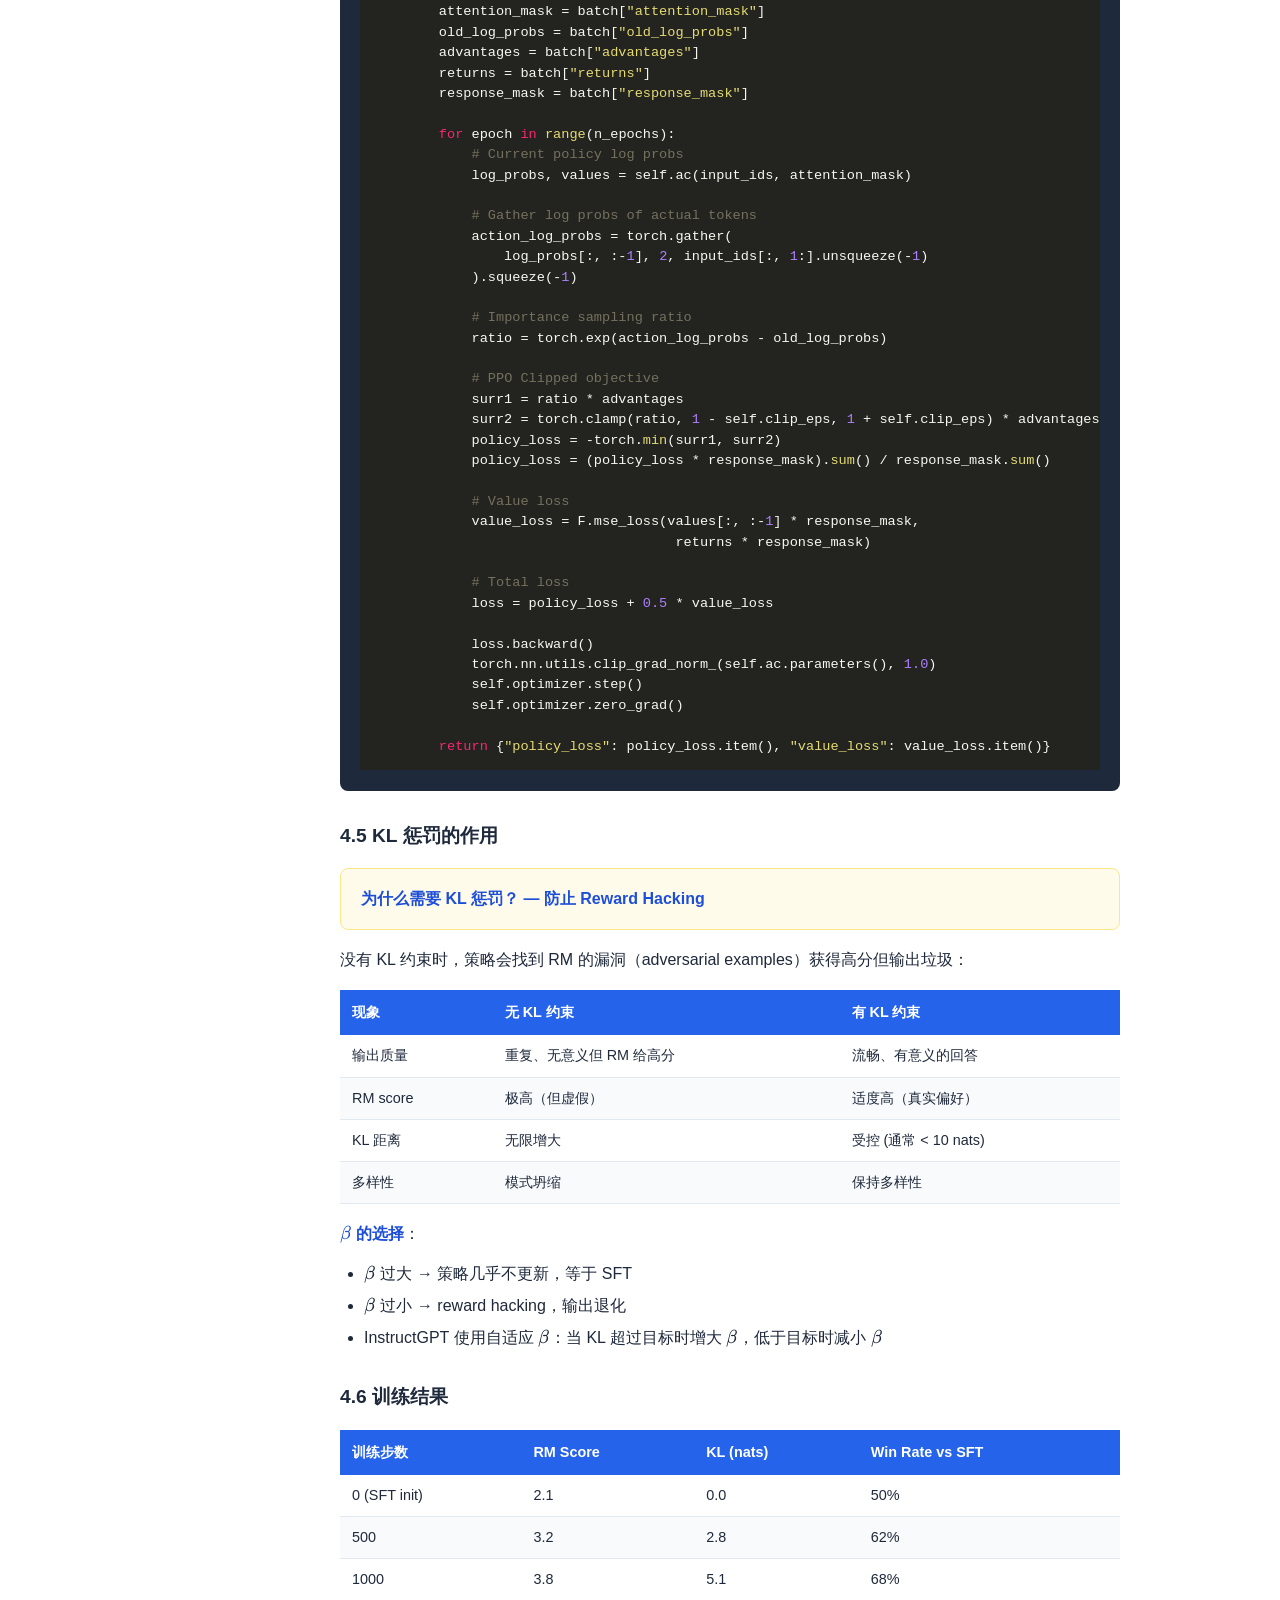
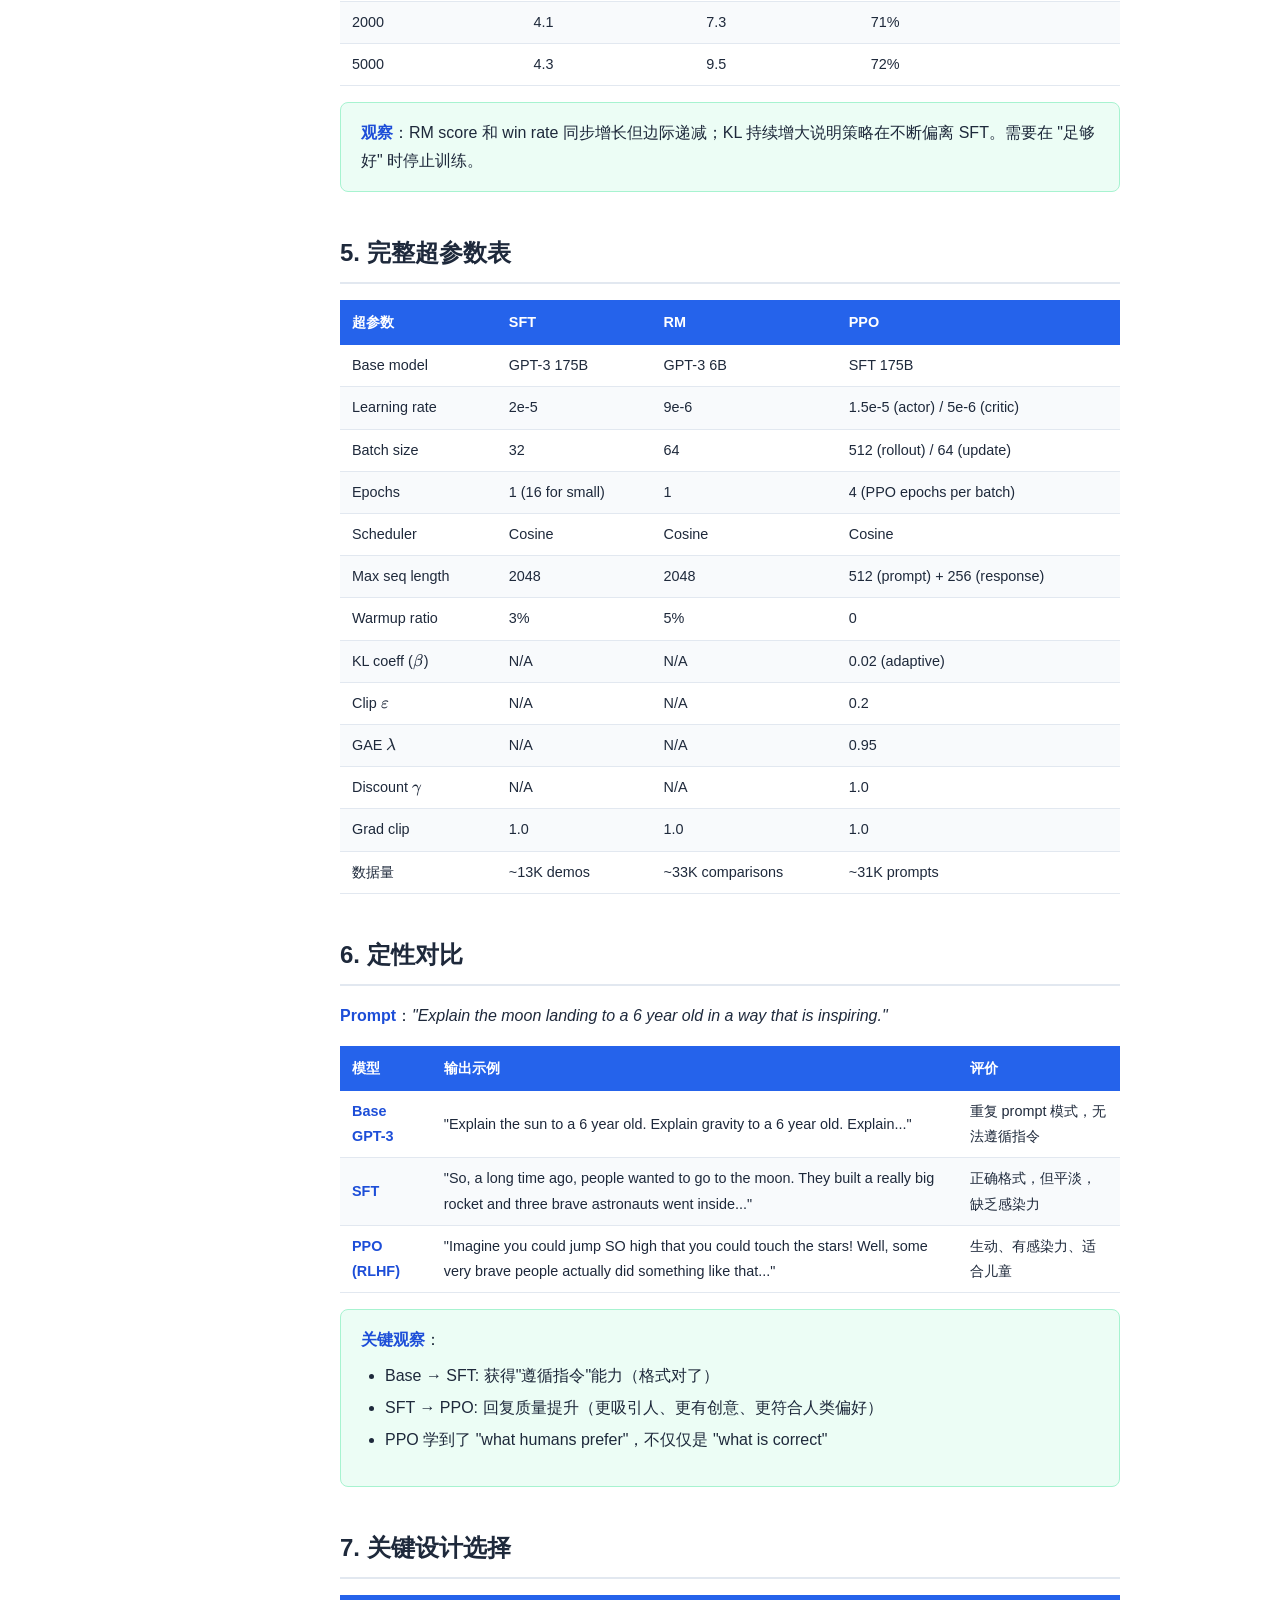
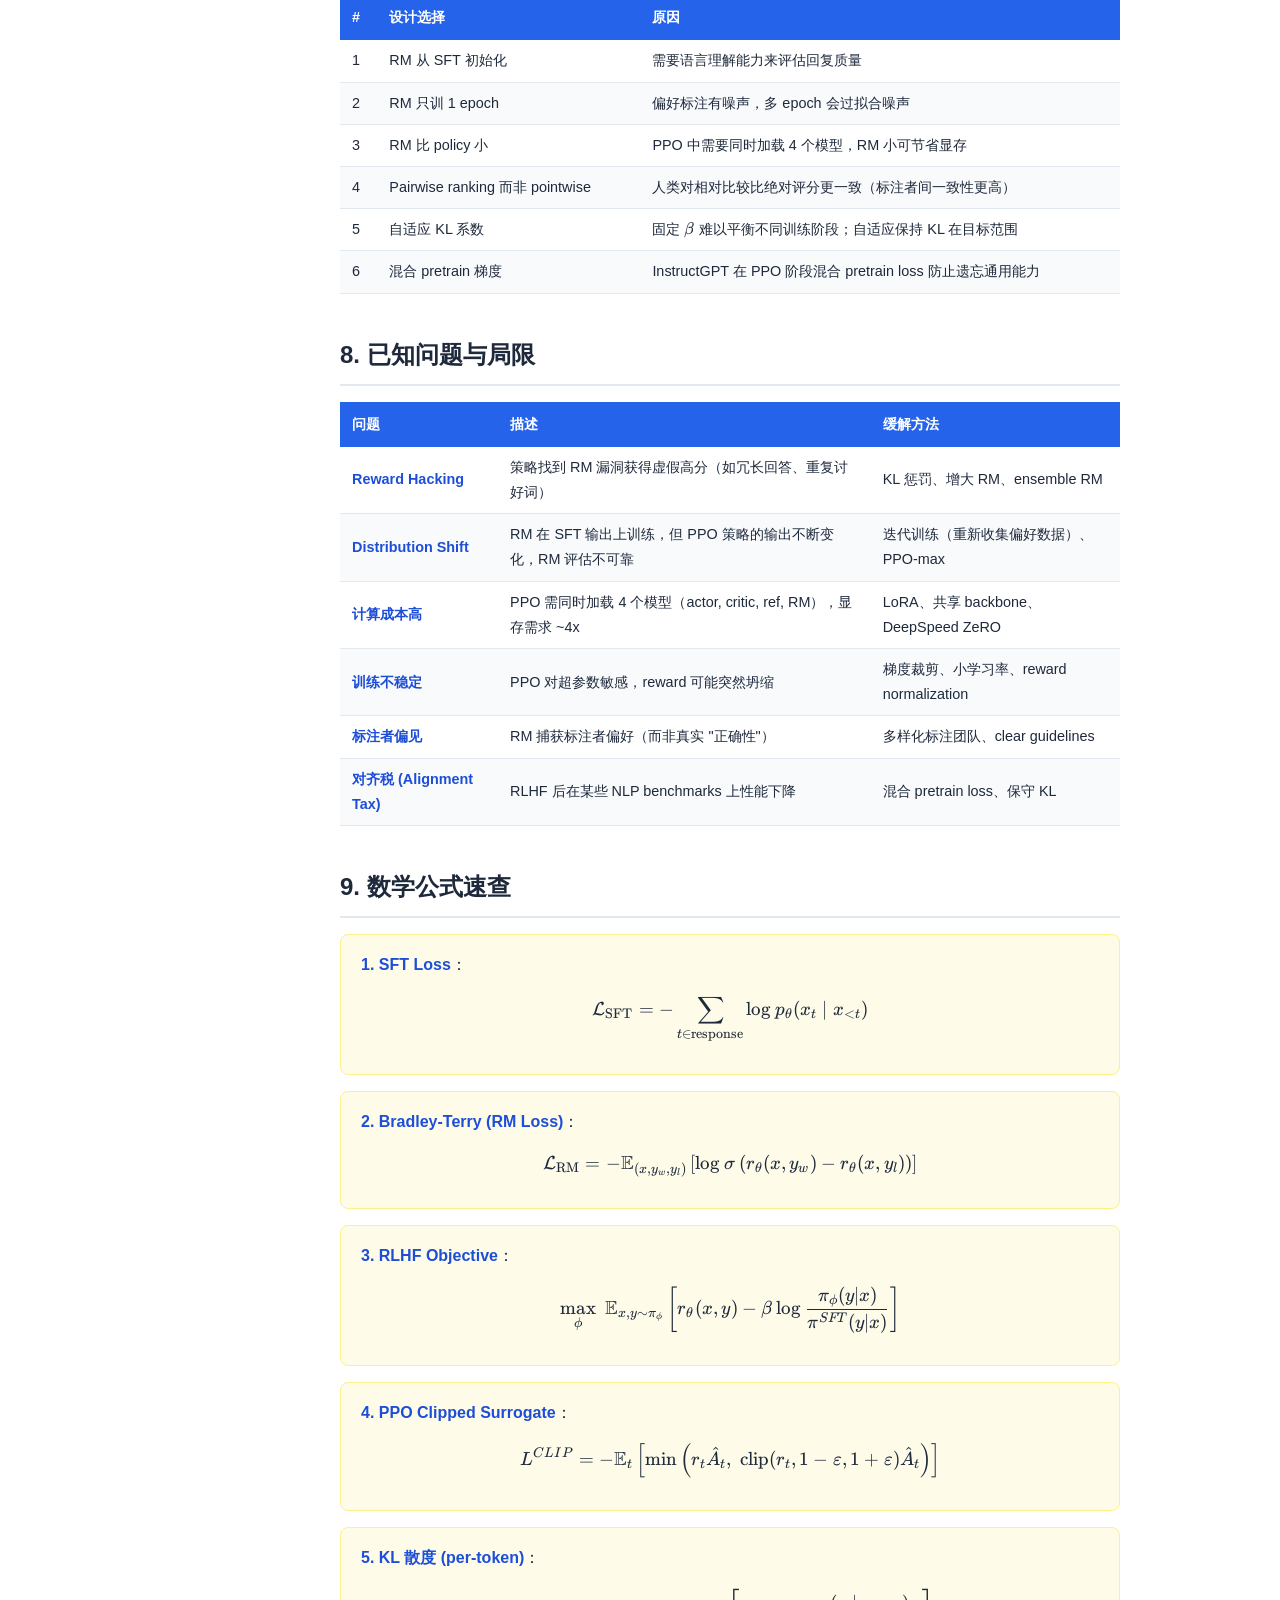
<file: 08-sft-rm-ppo.html>
<!DOCTYPE html>
<html lang="zh-CN">
<head>
    <meta charset="UTF-8">
    <meta name="viewport" content="width=device-width, initial-scale=1.0">
    <title>L08: RLHF对齐 - LLM课程笔记</title>
    <link rel="stylesheet" href="style.css">
    <link rel="stylesheet" href="assets/katex.min.css">
    <link rel="stylesheet" href="assets/monokai-sublime.min.css">
    <script defer src="assets/katex.min.js"></script>
    <script defer src="assets/auto-render.min.js"></script>
    <script src="assets/highlight.min.js"></script>
    <script src="assets/python.min.js"></script>
</head>
<body>

<!-- Header -->
<header class="header">
    <h1>NLP & LLM 课程学习笔记</h1>
    <nav class="nav-links">
        <a href="index.html">首页</a>
        <a href="01-tokenization.html">L01</a>
        <a href="02-ngram-lm.html">L02</a>
        <a href="03-embeddings.html">L03</a>
        <a href="04-neural-lm.html">L04</a>
        <a href="05-transformer.html">L05</a>
        <a href="06-gpt.html">L06</a>
        <a href="07-bert-benchmarks.html">L07</a>
        <a href="08-sft-rm-ppo.html" class="active">L08</a>
    </nav>
</header>

<!-- Sidebar Toggle -->
<button class="sidebar-toggle" onclick="document.querySelector('.sidebar').classList.toggle('open')">&#9776;</button>

<!-- Sidebar -->
<aside class="sidebar">
    <div class="toc-title">本章目录</div>
    <a href="#pipeline">1. InstructGPT 三阶段流水线</a>
    <a href="#sft">2. Stage 1: SFT</a>
    <a href="#sft-loss" class="sub">2.1 SFT Loss</a>
    <a href="#prompt-template" class="sub">2.2 Prompt Template</a>
    <a href="#sft-datasets" class="sub">2.3 常用 SFT 数据集</a>
    <a href="#sft-code" class="sub">2.4 实现代码</a>
    <a href="#sft-results" class="sub">2.5 训练结果</a>
    <a href="#reward-model">3. Stage 2: Reward Model</a>
    <a href="#bt-loss" class="sub">3.1 Bradley-Terry Loss</a>
    <a href="#rm-arch" class="sub">3.2 RM 架构代码</a>
    <a href="#rm-design" class="sub">3.3 关键设计选择</a>
    <a href="#pref-datasets" class="sub">3.4 偏好数据集</a>
    <a href="#ppo">4. Stage 3: RLHF via PPO</a>
    <a href="#rlhf-obj" class="sub">4.1 RLHF Objective</a>
    <a href="#ppo-clip" class="sub">4.2 PPO Clipped Surrogate</a>
    <a href="#actor-critic" class="sub">4.3 ActorCritic 架构</a>
    <a href="#ppo-loop" class="sub">4.4 PPO 训练循环</a>
    <a href="#kl-penalty" class="sub">4.5 KL 惩罚作用</a>
    <a href="#ppo-results" class="sub">4.6 训练结果</a>
    <a href="#hyperparams">5. 完整超参数表</a>
    <a href="#qualitative">6. 定性对比</a>
    <a href="#design-choices">7. 关键设计选择</a>
    <a href="#limitations">8. 已知问题与局限</a>
    <a href="#formula-ref">9. 数学公式速查</a>
    <a href="#further-reading">10. 延伸阅读</a>
    <a href="#summary">核心要点总结</a>
</aside>

<!-- Main Content -->
<div class="main">

    <h1>Lecture 08: RLHF — SFT, Reward Model, PPO</h1>
    <blockquote>核心主题：InstructGPT 三阶段流水线、监督微调、奖励模型、PPO 对齐</blockquote>

    <!-- Section 1 -->
    <h2 id="pipeline">1. InstructGPT 三阶段流水线 <span class="badge star">核心</span></h2>

    <pre><code class="language-plaintext">┌─────────────────────────────────────────────────────────────────────────┐
│                    InstructGPT Training Pipeline                        │
├─────────────────┬──────────────────────┬────────────────────────────────┤
│   Stage 1: SFT  │  Stage 2: Reward Model│  Stage 3: PPO (RLHF)         │
│                 │                      │                                │
│  Pretrained LLM │  SFT Model (frozen)  │  RM (frozen) + SFT (ref)      │
│       │         │       │              │       │          │             │
│       ▼         │       ▼              │       ▼          ▼             │
│  Human demos    │  Human preferences   │  RL optimization               │
│  (prompt,resp)  │  (x, y_w ≻ y_l)     │  max r(x,y) - β·KL            │
│       │         │       │              │       │                        │
│       ▼         │       ▼              │       ▼                        │
│  SFT Model      │  Reward Model r_θ    │  PPO Policy π_φ               │
└─────────────────┴──────────────────────┴────────────────────────────────┘

数据量:    ~13K demos        ~33K comparisons      ~31K prompts
标注成本:  高 (写完整回复)    中 (排序两个回复)      无 (自动采样)</code></pre>

    <div class="info-box key">
        <strong>核心思想</strong>：
        <ul>
            <li><strong>Pretrain</strong> 学会 "how to speak"（语言能力）</li>
            <li><strong>SFT</strong> 学会 "format"（指令遵循格式）</li>
            <li><strong>RM</strong> 捕获 "human preferences"（人类偏好信号）</li>
            <li><strong>PPO</strong> 在 KL 约束下优化偏好（对齐人类意图）</li>
        </ul>
    </div>

    <!-- Section 2 -->
    <h2 id="sft">2. Stage 1: Supervised Fine-Tuning (SFT)</h2>

    <h3 id="sft-loss">2.1 SFT Loss — 仅计算 response tokens</h3>

    <div class="info-box formula">
        <strong>SFT 损失函数</strong>：
        $$\mathcal{L}_{\text{SFT}} = -\sum_{t \in \text{response}} \log p_\theta(x_t \mid x_{&lt;t})$$
    </div>

    <p><strong>关键细节</strong>：</p>
    <ul>
        <li>Prompt tokens 的 label 设为 <code>-100</code>（PyTorch CrossEntropyLoss 自动忽略）</li>
        <li>只对 response 部分计算梯度 → 模型学习"给定 prompt 如何回答"</li>
        <li>本质仍是 next-token prediction，但数据变为 (instruction, response) 对</li>
    </ul>

    <div class="math-block">
        $$\text{完整序列: } \underbrace{[\text{BOS}] \text{ instruction tokens}}_{\text{label} = -100} \underbrace{\text{response tokens } [\text{EOS}]}_{\text{计算 loss}}$$
    </div>

    <h3 id="prompt-template">2.2 Prompt Template (Alpaca 格式)</h3>

    <pre><code class="language-plaintext">Below is an instruction that describes a task, paired with an input
that provides further context. Write a response that appropriately
completes the request.

### Instruction:
{instruction}

### Input:
{input}

### Response:
{output}</code></pre>

    <p><strong>模板设计原则</strong>：</p>
    <ul>
        <li>明确的分隔符（### Instruction / ### Response）</li>
        <li>一致的格式让模型学会何时开始生成</li>
        <li>推理时截断到 "### Response:\n" 后让模型续写</li>
    </ul>

    <h3 id="sft-datasets">2.3 常用 SFT 数据集</h3>

    <table>
        <thead>
            <tr>
                <th>数据集</th>
                <th>规模</th>
                <th>来源</th>
                <th>特点</th>
            </tr>
        </thead>
        <tbody>
            <tr>
                <td>Alpaca</td>
                <td>52K</td>
                <td>GPT-3.5 生成</td>
                <td>Self-Instruct, 成本低</td>
            </tr>
            <tr>
                <td>ShareGPT</td>
                <td>90K</td>
                <td>用户对话收集</td>
                <td>多轮, 真实用户分布</td>
            </tr>
            <tr>
                <td>Dolly</td>
                <td>15K</td>
                <td>人工标注</td>
                <td>Databricks 员工标注</td>
            </tr>
            <tr>
                <td>OASST1</td>
                <td>160K</td>
                <td>众包对话树</td>
                <td>多轮 + 偏好标注</td>
            </tr>
            <tr>
                <td>FLAN Collection</td>
                <td>15M</td>
                <td>NLP 任务混合</td>
                <td>1800+ 任务, 大规模</td>
            </tr>
            <tr>
                <td>InstructGPT demos</td>
                <td>13K</td>
                <td>人工标注</td>
                <td>高质量, OpenAI 内部</td>
            </tr>
        </tbody>
    </table>

    <h3 id="sft-code">2.4 实现代码 (SFTDataset)</h3>

    <pre><code class="language-python">import torch
from torch.utils.data import Dataset
from transformers import AutoTokenizer

class SFTDataset(Dataset):
    """SFT 数据集：仅在 response 部分计算 loss"""
    
    def __init__(self, data, tokenizer, max_length=512):
        self.data = data  # List of {"instruction": ..., "output": ...}
        self.tokenizer = tokenizer
        self.max_length = max_length
    
    def __len__(self):
        return len(self.data)
    
    def __getitem__(self, idx):
        item = self.data[idx]
        
        # 构造 prompt
        prompt = f"### Instruction:\n{item['instruction']}\n\n### Response:\n"
        response = item['output'] + self.tokenizer.eos_token
        
        # 分别 tokenize
        prompt_ids = self.tokenizer.encode(prompt, add_special_tokens=False)
        response_ids = self.tokenizer.encode(response, add_special_tokens=False)
        
        # 拼接
        input_ids = prompt_ids + response_ids
        input_ids = input_ids[:self.max_length]
        
        # 构造 labels: prompt 部分为 -100, response 部分为 token id
        labels = [-100] * len(prompt_ids) + response_ids
        labels = labels[:self.max_length]
        
        # Padding
        pad_len = self.max_length - len(input_ids)
        input_ids = input_ids + [self.tokenizer.pad_token_id] * pad_len
        labels = labels + [-100] * pad_len
        attention_mask = [1] * (self.max_length - pad_len) + [0] * pad_len
        
        return {
            "input_ids": torch.tensor(input_ids, dtype=torch.long),
            "attention_mask": torch.tensor(attention_mask, dtype=torch.long),
            "labels": torch.tensor(labels, dtype=torch.long),
        }


# 训练循环
from transformers import AutoModelForCausalLM, TrainingArguments, Trainer

model = AutoModelForCausalLM.from_pretrained("meta-llama/Llama-2-7b-hf")
tokenizer = AutoTokenizer.from_pretrained("meta-llama/Llama-2-7b-hf")
tokenizer.pad_token = tokenizer.eos_token

training_args = TrainingArguments(
    output_dir="./sft_output",
    num_train_epochs=3,
    per_device_train_batch_size=4,
    gradient_accumulation_steps=8,
    learning_rate=2e-5,
    warmup_ratio=0.03,
    lr_scheduler_type="cosine",
    bf16=True,
    logging_steps=10,
)

trainer = Trainer(
    model=model,
    args=training_args,
    train_dataset=sft_dataset,
)
trainer.train()</code></pre>

    <h3 id="sft-results">2.5 训练结果</h3>

    <table>
        <thead>
            <tr>
                <th>Epoch</th>
                <th>Train Loss</th>
                <th>Eval Loss</th>
                <th>PPL</th>
            </tr>
        </thead>
        <tbody>
            <tr>
                <td>1</td>
                <td>1.82</td>
                <td>1.75</td>
                <td>5.75</td>
            </tr>
            <tr>
                <td>2</td>
                <td>1.45</td>
                <td>1.52</td>
                <td>4.57</td>
            </tr>
            <tr>
                <td>3</td>
                <td>1.21</td>
                <td>1.58</td>
                <td>4.86</td>
            </tr>
        </tbody>
    </table>

    <div class="info-box warning">
        <strong>注意</strong>：Epoch 3 的 eval loss 上升，说明开始过拟合。InstructGPT 论文建议 SFT 只训练 <strong>1 epoch</strong>，避免过拟合标注者的写作风格。
    </div>

    <!-- Section 3 -->
    <h2 id="reward-model">3. Stage 2: Reward Model</h2>

    <h3 id="bt-loss">3.1 Bradley-Terry Loss <span class="badge star">核心</span></h3>

    <p><strong>目标</strong>：学习一个标量奖励函数 $r_\theta(x, y)$，使得人类偏好的回复获得更高分。</p>

    <div class="info-box formula">
        <strong>Bradley-Terry 偏好模型</strong>：
        $$P(y_w \succ y_l \mid x) = \sigma\left(r_\theta(x, y_w) - r_\theta(x, y_l)\right)$$
        <br>
        <strong>RM 损失函数</strong>：
        $$\mathcal{L}_{\text{RM}} = -\mathbb{E}_{(x, y_w, y_l) \sim \mathcal{D}}\left[\log \sigma\left(r_\theta(x, y_w) - r_\theta(x, y_l)\right)\right]$$
    </div>

    <p><strong>直觉解读</strong>：</p>
    <ul>
        <li>$y_w$: 人类标注为更优的 (winner) 回复</li>
        <li>$y_l$: 人类标注为较差的 (loser) 回复</li>
        <li>$\sigma$: sigmoid 函数，将分差映射到 [0, 1] 概率</li>
        <li>损失函数推动 $r(x, y_w) > r(x, y_l)$（拉大分差）</li>
    </ul>

    <h3 id="rm-arch">3.2 RM 架构代码 (RewardModel)</h3>

    <pre><code class="language-python">import torch
import torch.nn as nn
from transformers import AutoModel

class RewardModel(nn.Module):
    """奖励模型：基于 SFT 模型初始化，移除 LM head，添加 scalar head"""
    
    def __init__(self, base_model_name, sft_checkpoint=None):
        super().__init__()
        # 加载 base transformer (不需要 LM head)
        self.backbone = AutoModel.from_pretrained(base_model_name)
        hidden_size = self.backbone.config.hidden_size
        
        # 标量奖励头：无 bias (InstructGPT 设计)
        self.reward_head = nn.Linear(hidden_size, 1, bias=False)
        
        # 从 SFT checkpoint 初始化 backbone
        if sft_checkpoint:
            sft_state = torch.load(sft_checkpoint, map_location="cpu")
            self.backbone.load_state_dict(sft_state, strict=False)
    
    def forward(self, input_ids, attention_mask):
        """返回序列末尾 token 的 scalar reward"""
        outputs = self.backbone(
            input_ids=input_ids,
            attention_mask=attention_mask,
        )
        hidden_states = outputs.last_hidden_state  # (B, T, H)
        
        # 取最后一个非 pad token 的 hidden state
        # 方法: 用 attention_mask 找到每个序列的最后位置
        seq_lengths = attention_mask.sum(dim=1) - 1  # (B,)
        batch_idx = torch.arange(hidden_states.size(0), device=hidden_states.device)
        last_hidden = hidden_states[batch_idx, seq_lengths]  # (B, H)
        
        reward = self.reward_head(last_hidden).squeeze(-1)  # (B,)
        return reward


class RMTrainer:
    """RM 训练器：实现 Bradley-Terry pairwise loss"""
    
    def compute_loss(self, model, batch):
        # batch 包含 chosen 和 rejected 对
        r_chosen = model(
            input_ids=batch["chosen_input_ids"],
            attention_mask=batch["chosen_attention_mask"],
        )
        r_rejected = model(
            input_ids=batch["rejected_input_ids"],
            attention_mask=batch["rejected_attention_mask"],
        )
        
        # Bradley-Terry loss
        loss = -torch.log(torch.sigmoid(r_chosen - r_rejected)).mean()
        
        # 记录 accuracy
        accuracy = (r_chosen > r_rejected).float().mean()
        
        return loss, {"accuracy": accuracy.item()}</code></pre>

    <h3 id="rm-design">3.3 关键设计选择</h3>

    <table>
        <thead>
            <tr>
                <th>设计</th>
                <th>选择</th>
                <th>原因</th>
            </tr>
        </thead>
        <tbody>
            <tr>
                <td>初始化</td>
                <td>从 SFT model 初始化</td>
                <td>RM 需要理解语言，SFT 已具备</td>
            </tr>
            <tr>
                <td>训练轮数</td>
                <td>仅 1 epoch</td>
                <td>避免过拟合偏好标注噪声</td>
            </tr>
            <tr>
                <td>Reward head</td>
                <td>Linear(H, 1, bias=False)</td>
                <td>无 bias 避免 reward 偏移</td>
            </tr>
            <tr>
                <td>取值位置</td>
                <td>最后一个 token</td>
                <td>看到完整回复后给出评分</td>
            </tr>
            <tr>
                <td>模型大小</td>
                <td>6B (InstructGPT)</td>
                <td>比 policy (175B) 小，节省计算</td>
            </tr>
            <tr>
                <td>数据格式</td>
                <td>Pairwise comparison</td>
                <td>相对排序比绝对评分一致性更高</td>
            </tr>
        </tbody>
    </table>

    <h3 id="pref-datasets">3.4 偏好数据集</h3>

    <table>
        <thead>
            <tr>
                <th>数据集</th>
                <th>规模</th>
                <th>标注方式</th>
                <th>特点</th>
            </tr>
        </thead>
        <tbody>
            <tr>
                <td>InstructGPT comparisons</td>
                <td>33K</td>
                <td>人工排序 4-9 个回复</td>
                <td>高质量, 内部标注团队</td>
            </tr>
            <tr>
                <td>Anthropic HH-RLHF</td>
                <td>170K</td>
                <td>人工选择 chosen/rejected</td>
                <td>有害性 + 有用性</td>
            </tr>
            <tr>
                <td>OpenAssistant (OASST)</td>
                <td>90K</td>
                <td>众包排名</td>
                <td>多语言, 开源</td>
            </tr>
            <tr>
                <td>UltraFeedback</td>
                <td>64K</td>
                <td>GPT-4 评分</td>
                <td>AI 标注, 成本低</td>
            </tr>
            <tr>
                <td>Stanford SHP</td>
                <td>385K</td>
                <td>Reddit 投票</td>
                <td>自然偏好信号</td>
            </tr>
        </tbody>
    </table>

    <!-- Section 4 -->
    <h2 id="ppo">4. Stage 3: RLHF via PPO <span class="badge star">核心</span></h2>

    <h3 id="rlhf-obj">4.1 RLHF Objective</h3>

    <div class="info-box formula">
        <strong>RLHF 优化目标</strong>：
        $$\text{objective}(\phi) = \mathbb{E}_{(x,y) \sim \pi_\phi^{RL}}\left[r_\theta(x,y) - \beta \log\frac{\pi_\phi^{RL}(y|x)}{\pi^{SFT}(y|x)}\right]$$
    </div>

    <table>
        <thead>
            <tr>
                <th>符号</th>
                <th>含义</th>
                <th>角色</th>
            </tr>
        </thead>
        <tbody>
            <tr>
                <td>$\pi_\phi^{RL}$</td>
                <td>当前 RL 策略（actor）</td>
                <td>正在优化的模型</td>
            </tr>
            <tr>
                <td>$\pi^{SFT}$</td>
                <td>SFT 模型（frozen reference）</td>
                <td>KL 锚点，防止偏移</td>
            </tr>
            <tr>
                <td>$r_\theta(x,y)$</td>
                <td>奖励模型打分</td>
                <td>衡量回复质量</td>
            </tr>
            <tr>
                <td>$\beta$</td>
                <td>KL 惩罚系数</td>
                <td>控制探索与保守的平衡</td>
            </tr>
            <tr>
                <td>$\log\frac{\pi_\phi^{RL}}{\pi^{SFT}}$</td>
                <td>Per-token KL 散度</td>
                <td>惩罚偏离参考策略</td>
            </tr>
        </tbody>
    </table>

    <p><strong>等价形式</strong>（展开 KL）：</p>
    <div class="math-block">
        $$\text{objective}(\phi) = \mathbb{E}_{x \sim \mathcal{D}, y \sim \pi_\phi}\left[r_\theta(x,y)\right] - \beta \cdot D_{KL}\left(\pi_\phi^{RL} \| \pi^{SFT}\right)$$
    </div>

    <h3 id="ppo-clip">4.2 PPO Clipped Surrogate</h3>

    <div class="info-box formula">
        <strong>PPO-Clip 目标</strong>：
        $$L^{CLIP}(\phi) = -\mathbb{E}_t\left[\min\left(r_t(\phi) \hat{A}_t,\; \text{clip}\left(r_t(\phi),\; 1-\varepsilon,\; 1+\varepsilon\right) \hat{A}_t\right)\right]$$
    </div>

    <table>
        <thead>
            <tr>
                <th>符号</th>
                <th>定义</th>
                <th>说明</th>
            </tr>
        </thead>
        <tbody>
            <tr>
                <td>$r_t(\phi)$</td>
                <td>$\frac{\pi_\phi(a_t|s_t)}{\pi_{\phi_{\text{old}}}(a_t|s_t)}$</td>
                <td>重要性采样比 (IS ratio)</td>
            </tr>
            <tr>
                <td>$\hat{A}_t$</td>
                <td>GAE advantage estimate</td>
                <td>当前 action 相对 baseline 的优势</td>
            </tr>
            <tr>
                <td>$\varepsilon$</td>
                <td>0.2 (常用值)</td>
                <td>clip 范围，限制策略更新幅度</td>
            </tr>
            <tr>
                <td>$\text{clip}(r_t, 1-\varepsilon, 1+\varepsilon)$</td>
                <td>将比值裁剪到 [0.8, 1.2]</td>
                <td>防止单步更新过大</td>
            </tr>
        </tbody>
    </table>

    <p><strong>PPO-Clip 直觉</strong>：</p>
    <ul>
        <li>如果 $\hat{A}_t > 0$（好 action），允许 $r_t$ 增大但不超过 $1+\varepsilon$</li>
        <li>如果 $\hat{A}_t < 0$（坏 action），允许 $r_t$ 减小但不低于 $1-\varepsilon$</li>
        <li>效果：每步策略更新被限制在一个"信任区域"内 → 训练更稳定</li>
    </ul>

    <h3 id="actor-critic">4.3 ActorCritic 架构代码</h3>

    <pre><code class="language-python">import torch
import torch.nn as nn
from transformers import AutoModelForCausalLM

class ActorCritic(nn.Module):
    """PPO Actor-Critic: Actor (policy) + Critic (value function)"""
    
    def __init__(self, model_name, sft_checkpoint=None):
        super().__init__()
        # Actor: 语言模型策略 π_φ
        self.actor = AutoModelForCausalLM.from_pretrained(model_name)
        if sft_checkpoint:
            self.actor.load_state_dict(torch.load(sft_checkpoint))
        
        # Critic: 价值函数 V(s)，共享 backbone 或独立
        self.critic_backbone = AutoModelForCausalLM.from_pretrained(model_name)
        hidden_size = self.critic_backbone.config.hidden_size
        self.value_head = nn.Linear(hidden_size, 1)
    
    def get_policy(self, input_ids, attention_mask):
        """返回 token 级别的 log probabilities"""
        outputs = self.actor(
            input_ids=input_ids,
            attention_mask=attention_mask,
        )
        logits = outputs.logits  # (B, T, V)
        log_probs = torch.log_softmax(logits, dim=-1)
        return log_probs
    
    def get_value(self, input_ids, attention_mask):
        """返回每个 token 位置的 value estimate"""
        outputs = self.critic_backbone(
            input_ids=input_ids,
            attention_mask=attention_mask,
            output_hidden_states=True,
        )
        hidden = outputs.hidden_states[-1]  # (B, T, H)
        values = self.value_head(hidden).squeeze(-1)  # (B, T)
        return values
    
    def forward(self, input_ids, attention_mask):
        log_probs = self.get_policy(input_ids, attention_mask)
        values = self.get_value(input_ids, attention_mask)
        return log_probs, values</code></pre>

    <h3 id="ppo-loop">4.4 PPO 训练循环代码</h3>

    <pre><code class="language-python">import torch
import torch.nn.functional as F

class PPOTrainer:
    """PPO 训练器 (简化版)"""
    
    def __init__(self, actor_critic, ref_model, reward_model, 
                 kl_coeff=0.1, clip_eps=0.2, gamma=1.0, lam=0.95):
        self.ac = actor_critic
        self.ref_model = ref_model       # frozen SFT model
        self.rm = reward_model           # frozen reward model
        self.kl_coeff = kl_coeff         # β
        self.clip_eps = clip_eps         # ε
        self.gamma = gamma
        self.lam = lam                   # GAE lambda
    
    @torch.no_grad()
    def rollout(self, prompts, max_new_tokens=256):
        """Phase 1: 用当前策略采样回复"""
        responses = []
        for prompt_ids in prompts:
            # 自回归生成
            output = self.ac.actor.generate(
                input_ids=prompt_ids.unsqueeze(0),
                max_new_tokens=max_new_tokens,
                do_sample=True,
                temperature=0.7,
                top_p=0.9,
            )
            responses.append(output[0])
        return responses
    
    @torch.no_grad()
    def compute_rewards(self, prompt_ids, response_ids):
        """计算 reward = RM score - β * per-token KL"""
        full_ids = torch.cat([prompt_ids, response_ids], dim=1)
        attention_mask = (full_ids != 0).long()
        
        # RM score (sequence-level)
        rm_score = self.rm(full_ids, attention_mask)
        
        # Per-token KL penalty
        policy_logprobs = self.ac.get_policy(full_ids, attention_mask)
        ref_logprobs = self.ref_model(full_ids, attention_mask).log_softmax(-1)
        
        # KL(π_φ || π_ref) per token
        kl_per_token = (policy_logprobs.exp() * (policy_logprobs - ref_logprobs)).sum(-1)
        
        # Token-level reward: 0 everywhere except last token gets RM score
        # minus KL penalty at every token
        rewards = -self.kl_coeff * kl_per_token
        # Add RM score at the end of response
        response_end = attention_mask.sum(-1) - 1
        rewards[0, response_end] += rm_score
        
        return rewards
    
    def compute_gae(self, rewards, values, mask):
        """Generalized Advantage Estimation"""
        advantages = torch.zeros_like(rewards)
        last_gae = 0
        
        for t in reversed(range(rewards.size(1))):
            if t == rewards.size(1) - 1:
                next_value = 0
            else:
                next_value = values[:, t + 1]
            
            delta = rewards[:, t] + self.gamma * next_value - values[:, t]
            advantages[:, t] = last_gae = delta + self.gamma * self.lam * last_gae
            advantages[:, t] *= mask[:, t]
        
        returns = advantages + values
        return advantages, returns
    
    def ppo_update(self, batch, n_epochs=4):
        """Phase 2: PPO policy gradient update"""
        input_ids = batch["input_ids"]
        attention_mask = batch["attention_mask"]
        old_log_probs = batch["old_log_probs"]
        advantages = batch["advantages"]
        returns = batch["returns"]
        response_mask = batch["response_mask"]
        
        for epoch in range(n_epochs):
            # Current policy log probs
            log_probs, values = self.ac(input_ids, attention_mask)
            
            # Gather log probs of actual tokens
            action_log_probs = torch.gather(
                log_probs[:, :-1], 2, input_ids[:, 1:].unsqueeze(-1)
            ).squeeze(-1)
            
            # Importance sampling ratio
            ratio = torch.exp(action_log_probs - old_log_probs)
            
            # PPO Clipped objective
            surr1 = ratio * advantages
            surr2 = torch.clamp(ratio, 1 - self.clip_eps, 1 + self.clip_eps) * advantages
            policy_loss = -torch.min(surr1, surr2)
            policy_loss = (policy_loss * response_mask).sum() / response_mask.sum()
            
            # Value loss
            value_loss = F.mse_loss(values[:, :-1] * response_mask, 
                                     returns * response_mask)
            
            # Total loss
            loss = policy_loss + 0.5 * value_loss
            
            loss.backward()
            torch.nn.utils.clip_grad_norm_(self.ac.parameters(), 1.0)
            self.optimizer.step()
            self.optimizer.zero_grad()
        
        return {"policy_loss": policy_loss.item(), "value_loss": value_loss.item()}</code></pre>

    <h3 id="kl-penalty">4.5 KL 惩罚的作用</h3>

    <div class="info-box warning">
        <strong>为什么需要 KL 惩罚？ — 防止 Reward Hacking</strong>
    </div>

    <p>没有 KL 约束时，策略会找到 RM 的漏洞（adversarial examples）获得高分但输出垃圾：</p>

    <table>
        <thead>
            <tr>
                <th>现象</th>
                <th>无 KL 约束</th>
                <th>有 KL 约束</th>
            </tr>
        </thead>
        <tbody>
            <tr>
                <td>输出质量</td>
                <td>重复、无意义但 RM 给高分</td>
                <td>流畅、有意义的回答</td>
            </tr>
            <tr>
                <td>RM score</td>
                <td>极高（但虚假）</td>
                <td>适度高（真实偏好）</td>
            </tr>
            <tr>
                <td>KL 距离</td>
                <td>无限增大</td>
                <td>受控 (通常 &lt; 10 nats)</td>
            </tr>
            <tr>
                <td>多样性</td>
                <td>模式坍缩</td>
                <td>保持多样性</td>
            </tr>
        </tbody>
    </table>

    <p><strong>$\beta$ 的选择</strong>：</p>
    <ul>
        <li>$\beta$ 过大 → 策略几乎不更新，等于 SFT</li>
        <li>$\beta$ 过小 → reward hacking，输出退化</li>
        <li>InstructGPT 使用自适应 $\beta$：当 KL 超过目标时增大 $\beta$，低于目标时减小 $\beta$</li>
    </ul>

    <h3 id="ppo-results">4.6 训练结果</h3>

    <table>
        <thead>
            <tr>
                <th>训练步数</th>
                <th>RM Score</th>
                <th>KL (nats)</th>
                <th>Win Rate vs SFT</th>
            </tr>
        </thead>
        <tbody>
            <tr>
                <td>0 (SFT init)</td>
                <td>2.1</td>
                <td>0.0</td>
                <td>50%</td>
            </tr>
            <tr>
                <td>500</td>
                <td>3.2</td>
                <td>2.8</td>
                <td>62%</td>
            </tr>
            <tr>
                <td>1000</td>
                <td>3.8</td>
                <td>5.1</td>
                <td>68%</td>
            </tr>
            <tr>
                <td>2000</td>
                <td>4.1</td>
                <td>7.3</td>
                <td>71%</td>
            </tr>
            <tr>
                <td>5000</td>
                <td>4.3</td>
                <td>9.5</td>
                <td>72%</td>
            </tr>
        </tbody>
    </table>

    <div class="info-box key">
        <strong>观察</strong>：RM score 和 win rate 同步增长但边际递减；KL 持续增大说明策略在不断偏离 SFT。需要在 "足够好" 时停止训练。
    </div>

    <!-- Section 5 -->
    <h2 id="hyperparams">5. 完整超参数表</h2>

    <table>
        <thead>
            <tr>
                <th>超参数</th>
                <th>SFT</th>
                <th>RM</th>
                <th>PPO</th>
            </tr>
        </thead>
        <tbody>
            <tr>
                <td>Base model</td>
                <td>GPT-3 175B</td>
                <td>GPT-3 6B</td>
                <td>SFT 175B</td>
            </tr>
            <tr>
                <td>Learning rate</td>
                <td>2e-5</td>
                <td>9e-6</td>
                <td>1.5e-5 (actor) / 5e-6 (critic)</td>
            </tr>
            <tr>
                <td>Batch size</td>
                <td>32</td>
                <td>64</td>
                <td>512 (rollout) / 64 (update)</td>
            </tr>
            <tr>
                <td>Epochs</td>
                <td>1 (16 for small)</td>
                <td>1</td>
                <td>4 (PPO epochs per batch)</td>
            </tr>
            <tr>
                <td>Scheduler</td>
                <td>Cosine</td>
                <td>Cosine</td>
                <td>Cosine</td>
            </tr>
            <tr>
                <td>Max seq length</td>
                <td>2048</td>
                <td>2048</td>
                <td>512 (prompt) + 256 (response)</td>
            </tr>
            <tr>
                <td>Warmup ratio</td>
                <td>3%</td>
                <td>5%</td>
                <td>0</td>
            </tr>
            <tr>
                <td>KL coeff ($\beta$)</td>
                <td>N/A</td>
                <td>N/A</td>
                <td>0.02 (adaptive)</td>
            </tr>
            <tr>
                <td>Clip $\varepsilon$</td>
                <td>N/A</td>
                <td>N/A</td>
                <td>0.2</td>
            </tr>
            <tr>
                <td>GAE $\lambda$</td>
                <td>N/A</td>
                <td>N/A</td>
                <td>0.95</td>
            </tr>
            <tr>
                <td>Discount $\gamma$</td>
                <td>N/A</td>
                <td>N/A</td>
                <td>1.0</td>
            </tr>
            <tr>
                <td>Grad clip</td>
                <td>1.0</td>
                <td>1.0</td>
                <td>1.0</td>
            </tr>
            <tr>
                <td>数据量</td>
                <td>~13K demos</td>
                <td>~33K comparisons</td>
                <td>~31K prompts</td>
            </tr>
        </tbody>
    </table>

    <!-- Section 6 -->
    <h2 id="qualitative">6. 定性对比</h2>

    <p><strong>Prompt</strong>：<em>"Explain the moon landing to a 6 year old in a way that is inspiring."</em></p>

    <table>
        <thead>
            <tr>
                <th>模型</th>
                <th>输出示例</th>
                <th>评价</th>
            </tr>
        </thead>
        <tbody>
            <tr>
                <td><strong>Base GPT-3</strong></td>
                <td>"Explain the sun to a 6 year old. Explain gravity to a 6 year old. Explain..."</td>
                <td>重复 prompt 模式，无法遵循指令</td>
            </tr>
            <tr>
                <td><strong>SFT</strong></td>
                <td>"So, a long time ago, people wanted to go to the moon. They built a really big rocket and three brave astronauts went inside..."</td>
                <td>正确格式，但平淡，缺乏感染力</td>
            </tr>
            <tr>
                <td><strong>PPO (RLHF)</strong></td>
                <td>"Imagine you could jump SO high that you could touch the stars! Well, some very brave people actually did something like that..."</td>
                <td>生动、有感染力、适合儿童</td>
            </tr>
        </tbody>
    </table>

    <div class="info-box key">
        <strong>关键观察</strong>：
        <ul>
            <li>Base → SFT: 获得"遵循指令"能力（格式对了）</li>
            <li>SFT → PPO: 回复质量提升（更吸引人、更有创意、更符合人类偏好）</li>
            <li>PPO 学到了 "what humans prefer"，不仅仅是 "what is correct"</li>
        </ul>
    </div>

    <!-- Section 7 -->
    <h2 id="design-choices">7. 关键设计选择</h2>

    <table>
        <thead>
            <tr>
                <th>#</th>
                <th>设计选择</th>
                <th>原因</th>
            </tr>
        </thead>
        <tbody>
            <tr>
                <td>1</td>
                <td>RM 从 SFT 初始化</td>
                <td>需要语言理解能力来评估回复质量</td>
            </tr>
            <tr>
                <td>2</td>
                <td>RM 只训 1 epoch</td>
                <td>偏好标注有噪声，多 epoch 会过拟合噪声</td>
            </tr>
            <tr>
                <td>3</td>
                <td>RM 比 policy 小</td>
                <td>PPO 中需要同时加载 4 个模型，RM 小可节省显存</td>
            </tr>
            <tr>
                <td>4</td>
                <td>Pairwise ranking 而非 pointwise</td>
                <td>人类对相对比较比绝对评分更一致（标注者间一致性更高）</td>
            </tr>
            <tr>
                <td>5</td>
                <td>自适应 KL 系数</td>
                <td>固定 $\beta$ 难以平衡不同训练阶段；自适应保持 KL 在目标范围</td>
            </tr>
            <tr>
                <td>6</td>
                <td>混合 pretrain 梯度</td>
                <td>InstructGPT 在 PPO 阶段混合 pretrain loss 防止遗忘通用能力</td>
            </tr>
        </tbody>
    </table>

    <!-- Section 8 -->
    <h2 id="limitations">8. 已知问题与局限</h2>

    <table>
        <thead>
            <tr>
                <th>问题</th>
                <th>描述</th>
                <th>缓解方法</th>
            </tr>
        </thead>
        <tbody>
            <tr>
                <td><strong>Reward Hacking</strong></td>
                <td>策略找到 RM 漏洞获得虚假高分（如冗长回答、重复讨好词）</td>
                <td>KL 惩罚、增大 RM、ensemble RM</td>
            </tr>
            <tr>
                <td><strong>Distribution Shift</strong></td>
                <td>RM 在 SFT 输出上训练，但 PPO 策略的输出不断变化，RM 评估不可靠</td>
                <td>迭代训练（重新收集偏好数据）、PPO-max</td>
            </tr>
            <tr>
                <td><strong>计算成本高</strong></td>
                <td>PPO 需同时加载 4 个模型（actor, critic, ref, RM），显存需求 ~4x</td>
                <td>LoRA、共享 backbone、DeepSpeed ZeRO</td>
            </tr>
            <tr>
                <td><strong>训练不稳定</strong></td>
                <td>PPO 对超参数敏感，reward 可能突然坍缩</td>
                <td>梯度裁剪、小学习率、reward normalization</td>
            </tr>
            <tr>
                <td><strong>标注者偏见</strong></td>
                <td>RM 捕获标注者偏好（而非真实 "正确性"）</td>
                <td>多样化标注团队、clear guidelines</td>
            </tr>
            <tr>
                <td><strong>对齐税 (Alignment Tax)</strong></td>
                <td>RLHF 后在某些 NLP benchmarks 上性能下降</td>
                <td>混合 pretrain loss、保守 KL</td>
            </tr>
        </tbody>
    </table>

    <!-- Section 9 -->
    <h2 id="formula-ref">9. 数学公式速查</h2>

    <div class="info-box formula">
        <strong>1. SFT Loss</strong>：
        $$\mathcal{L}_{\text{SFT}} = -\sum_{t \in \text{response}} \log p_\theta(x_t \mid x_{&lt;t})$$
    </div>

    <div class="info-box formula">
        <strong>2. Bradley-Terry (RM Loss)</strong>：
        $$\mathcal{L}_{\text{RM}} = -\mathbb{E}_{(x, y_w, y_l)}\left[\log \sigma\left(r_\theta(x, y_w) - r_\theta(x, y_l)\right)\right]$$
    </div>

    <div class="info-box formula">
        <strong>3. RLHF Objective</strong>：
        $$\max_\phi \; \mathbb{E}_{x, y \sim \pi_\phi}\left[r_\theta(x,y) - \beta \log\frac{\pi_\phi(y|x)}{\pi^{SFT}(y|x)}\right]$$
    </div>

    <div class="info-box formula">
        <strong>4. PPO Clipped Surrogate</strong>：
        $$L^{CLIP} = -\mathbb{E}_t\left[\min\left(r_t \hat{A}_t,\; \text{clip}(r_t, 1-\varepsilon, 1+\varepsilon)\hat{A}_t\right)\right]$$
    </div>

    <div class="info-box formula">
        <strong>5. KL 散度 (per-token)</strong>：
        $$D_{KL}(\pi_\phi \| \pi^{SFT}) = \mathbb{E}_{y \sim \pi_\phi}\left[\sum_t \log\frac{\pi_\phi(y_t|y_{&lt;t}, x)}{\pi^{SFT}(y_t|y_{&lt;t}, x)}\right]$$
    </div>

    <!-- Section 10 -->
    <h2 id="further-reading">10. 延伸阅读</h2>

    <ul>
        <li><strong>InstructGPT 论文</strong>：<a href="https://arxiv.org/abs/2203.02155" target="_blank">Training language models to follow instructions with human feedback</a> (Ouyang et al., 2022)</li>
        <li><strong>TRL (Transformer Reinforcement Learning)</strong>：<a href="https://github.com/huggingface/trl" target="_blank">HuggingFace TRL Library</a> — 一站式 SFT + RM + PPO/DPO 训练框架</li>
        <li><strong>OpenRLHF</strong>：<a href="https://github.com/OpenRLHF/OpenRLHF" target="_blank">OpenRLHF</a> — 高性能分布式 RLHF 框架 (Ray + vLLM)</li>
        <li><strong>DPO (Direct Preference Optimization)</strong>：<a href="https://arxiv.org/abs/2305.18290" target="_blank">Rafailov et al., 2023</a> — 无需 RM 和 PPO，直接从偏好数据优化策略</li>
        <li><strong>PPO 原论文</strong>：<a href="https://arxiv.org/abs/1707.06347" target="_blank">Proximal Policy Optimization Algorithms</a> (Schulman et al., 2017)</li>
        <li><strong>RLHF 综述</strong>：<a href="https://arxiv.org/abs/2307.15217" target="_blank">A Survey of Reinforcement Learning from Human Feedback</a></li>
    </ul>

    <!-- Summary -->
    <h2 id="summary">核心要点总结</h2>

    <div class="info-box key">
        <ol>
            <li><strong>三阶段流水线是核心框架</strong>：SFT (学格式) → RM (学偏好) → PPO (优化偏好)，每阶段解决不同问题</li>
            <li><strong>SFT 只对 response 计算 loss</strong>：prompt 标记为 -100，本质是条件语言模型微调</li>
            <li><strong>Bradley-Terry 模型将偏好转为分类</strong>：$\sigma(r_w - r_l)$ 将标量奖励差映射为偏好概率</li>
            <li><strong>KL 惩罚是 RLHF 成功的关键</strong>：$\beta \cdot D_{KL}(\pi_\phi \| \pi^{SFT})$ 防止 reward hacking 和模式坍缩</li>
            <li><strong>PPO-Clip 保证训练稳定性</strong>：限制每步策略更新幅度在 $[1-\varepsilon, 1+\varepsilon]$ 内</li>
            <li><strong>PPO 的 4 模型问题是工程瓶颈</strong>：actor + critic + ref + RM 需要 ~4x 显存，催生了 DPO 等轻量替代方案</li>
        </ol>
    </div>

    <!-- Page Navigation -->
    <nav class="page-nav">
        <a href="07-bert-benchmarks.html">&larr; L07: BERT与Benchmarks</a>
        <a href="index.html">返回首页 &rarr;</a>
    </nav>

</div>

<script>
    hljs.highlightAll();

    // Sidebar toggle
    var sidebar = document.getElementById('sidebar');
    var toggle = document.getElementById('sidebarToggle');
    if (toggle) {
        toggle.addEventListener('click', function() {
            sidebar.classList.toggle('open');
        });
    }
    // Close sidebar on link click (mobile)
    if (sidebar) {
        sidebar.querySelectorAll('a').forEach(function(link) {
            link.addEventListener('click', function() {
                if (window.innerWidth <= 1024) {
                    sidebar.classList.remove('open');
                }
            });
        });
    }
</script>
<script>
    document.addEventListener("DOMContentLoaded", function() {
        renderMathInElement(document.body, {
            delimiters: [
                {left: "$$", right: "$$", display: true},
                {left: "$", right: "$", display: false}
            ],
            throwOnError: false
        });
    });
</script>
</body>
</html>
</file>
<file: style.css>
/* LLM Course Study Notes - CSS */
:root {
    --primary: #2563eb;
    --primary-dark: #1d4ed8;
    --bg: #ffffff;
    --bg-alt: #f8fafc;
    --bg-code: #1e293b;
    --text: #1e293b;
    --text-light: #64748b;
    --border: #e2e8f0;
    --accent: #f59e0b;
    --success: #10b981;
    --sidebar-w: 280px;
    --header-h: 60px;
}

* { margin: 0; padding: 0; box-sizing: border-box; }

html { scroll-behavior: smooth; }

body {
    font-family: -apple-system, BlinkMacSystemFont, 'Segoe UI', 'Noto Sans SC', sans-serif;
    line-height: 1.75;
    color: var(--text);
    background: var(--bg);
}

/* Header */
.header {
    position: fixed;
    top: 0;
    left: 0;
    right: 0;
    height: var(--header-h);
    background: #1a1a2e;
    color: #ffffff;
    display: flex;
    align-items: center;
    padding: 0 24px;
    z-index: 1000;
    box-shadow: 0 2px 8px rgba(0,0,0,0.3);
}

.header h1 {
    font-size: 1.2rem;
    font-weight: 600;
    color: #ffffff;
}

.header .nav-links {
    margin-left: auto;
    display: flex;
    gap: 8px;
}

.header .nav-links a,
.header .nav-links a:visited,
.header .nav-links a:link {
    color: #ffffff;
    text-decoration: none;
    font-size: 0.85rem;
    padding: 4px 10px;
    border-radius: 4px;
    transition: background 0.2s;
}

.header .nav-links a:hover,
.header .nav-links a.active {
    background: rgba(255,255,255,0.2);
}

/* Sidebar */
.sidebar {
    position: fixed;
    top: var(--header-h);
    left: 0;
    width: var(--sidebar-w);
    height: calc(100vh - var(--header-h));
    background: var(--bg-alt);
    border-right: 1px solid var(--border);
    overflow-y: auto;
    padding: 20px 0;
    z-index: 900;
    transition: transform 0.3s;
}

.sidebar-toggle {
    display: none;
    position: fixed;
    top: calc(var(--header-h) + 10px);
    left: 10px;
    z-index: 950;
    background: var(--primary);
    color: white;
    border: none;
    border-radius: 4px;
    padding: 8px 12px;
    cursor: pointer;
    font-size: 1.1rem;
}

.sidebar .toc-title {
    font-size: 0.75rem;
    text-transform: uppercase;
    letter-spacing: 0.05em;
    color: var(--text-light);
    padding: 0 20px;
    margin-bottom: 8px;
}

.sidebar a,
.sidebar a:visited,
.sidebar a:link {
    display: block;
    padding: 6px 20px;
    color: var(--text);
    text-decoration: none;
    font-size: 0.88rem;
    border-left: 3px solid transparent;
    transition: all 0.2s;
}

.sidebar a:hover {
    background: var(--border);
    border-left-color: var(--primary);
}

.sidebar a.active {
    color: var(--primary);
    border-left-color: var(--primary);
    font-weight: 600;
}

.sidebar a.sub {
    padding-left: 36px;
    font-size: 0.82rem;
    color: var(--text-light);
}

/* Main content */
.main {
    margin-left: var(--sidebar-w);
    margin-top: var(--header-h);
    padding: 40px 60px;
    max-width: 900px;
}

/* Typography */
h1 { font-size: 2rem; margin-bottom: 16px; color: var(--primary-dark); }
h2 { font-size: 1.5rem; margin: 40px 0 16px; padding-bottom: 8px; border-bottom: 2px solid var(--border); }
h3 { font-size: 1.2rem; margin: 28px 0 12px; color: var(--text); }
h4 { font-size: 1rem; margin: 20px 0 8px; }
p { margin-bottom: 12px; }
strong { color: var(--primary-dark); }

/* Lists */
ul, ol { margin: 8px 0 16px 24px; }
li { margin-bottom: 4px; }

/* Tables */
table {
    width: 100%;
    border-collapse: collapse;
    margin: 16px 0;
    font-size: 0.9rem;
}

th {
    background: var(--primary);
    color: white;
    padding: 10px 12px;
    text-align: left;
    font-weight: 600;
}

td {
    padding: 8px 12px;
    border-bottom: 1px solid var(--border);
}

tr:nth-child(even) { background: var(--bg-alt); }
tr:hover { background: #e0e7ff; }

/* Code */
code {
    font-family: 'JetBrains Mono', 'Fira Code', 'Menlo', monospace;
    background: #f1f5f9;
    padding: 2px 6px;
    border-radius: 3px;
    font-size: 0.85em;
}

pre {
    background: var(--bg-code);
    color: #e2e8f0;
    padding: 20px;
    border-radius: 8px;
    overflow-x: auto;
    margin: 16px 0;
    line-height: 1.5;
}

pre code {
    background: none;
    padding: 0;
    color: inherit;
    font-size: 0.85rem;
}

/* Math */
.math-block {
    overflow-x: auto;
    margin: 16px 0;
    padding: 12px;
    background: #fefce8;
    border-left: 4px solid var(--accent);
    border-radius: 0 6px 6px 0;
}

/* Blockquote */
blockquote {
    border-left: 4px solid var(--primary);
    background: #eff6ff;
    padding: 12px 20px;
    margin: 16px 0;
    border-radius: 0 6px 6px 0;
    font-style: italic;
}

/* Info boxes */
.info-box {
    padding: 16px 20px;
    border-radius: 8px;
    margin: 16px 0;
}

.info-box.key {
    background: #ecfdf5;
    border: 1px solid #a7f3d0;
}

.info-box.warning {
    background: #fffbeb;
    border: 1px solid #fde68a;
}

.info-box.formula {
    background: #fefce8;
    border: 1px solid #fef08a;
}

/* Navigation buttons */
.page-nav {
    display: flex;
    justify-content: space-between;
    margin-top: 60px;
    padding-top: 20px;
    border-top: 2px solid var(--border);
}

.page-nav a,
.page-nav a:visited,
.page-nav a:link {
    display: inline-flex;
    align-items: center;
    gap: 8px;
    padding: 10px 20px;
    background: var(--primary);
    color: white;
    text-decoration: none;
    border-radius: 6px;
    font-size: 0.9rem;
    transition: background 0.2s;
}

.page-nav a:hover { background: var(--primary-dark); }

/* Chapter cards (index page) */
.chapter-grid {
    display: grid;
    grid-template-columns: repeat(auto-fill, minmax(320px, 1fr));
    gap: 20px;
    margin: 24px 0;
}

.chapter-card {
    border: 1px solid var(--border);
    border-radius: 10px;
    padding: 24px;
    transition: transform 0.2s, box-shadow 0.2s;
}

.chapter-card:hover {
    transform: translateY(-2px);
    box-shadow: 0 4px 12px rgba(0,0,0,0.1);
}

.chapter-card h3 {
    margin: 0 0 8px;
    color: var(--primary);
}

.chapter-card p {
    font-size: 0.9rem;
    color: var(--text-light);
}

.chapter-card a,
.chapter-card a:visited,
.chapter-card a:link {
    display: inline-block;
    margin-top: 12px;
    color: var(--primary);
    text-decoration: none;
    font-weight: 600;
    font-size: 0.85rem;
}

/* Roadmap */
.roadmap {
    background: var(--bg-alt);
    border: 1px solid var(--border);
    border-radius: 10px;
    padding: 24px;
    margin: 24px 0;
}

.roadmap pre {
    background: transparent;
    color: var(--text);
    padding: 0;
    margin: 0;
}

/* Badge */
.badge {
    display: inline-block;
    padding: 2px 8px;
    border-radius: 10px;
    font-size: 0.75rem;
    font-weight: 600;
    margin-left: 8px;
}

.badge.star { background: #fef3c7; color: #92400e; }

/* Responsive */
@media (max-width: 1024px) {
    .sidebar { transform: translateX(-100%); }
    .sidebar.open { transform: translateX(0); }
    .sidebar-toggle { display: block; }
    .main { margin-left: 0; padding: 30px 20px; }
}

@media (max-width: 600px) {
    .main { padding: 20px 16px; }
    .header h1 { font-size: 1rem; }
    .chapter-grid { grid-template-columns: 1fr; }
    table { font-size: 0.8rem; }
    .page-nav { flex-direction: column; gap: 10px; }
}

/* Scrollbar */
.sidebar::-webkit-scrollbar { width: 4px; }
.sidebar::-webkit-scrollbar-thumb { background: var(--border); border-radius: 2px; }

/* Print */
@media print {
    .header, .sidebar, .sidebar-toggle, .page-nav { display: none; }
    .main { margin: 0; padding: 20px; max-width: 100%; }
}
</file>
<file: assets/monokai-sublime.min.css>
pre code.hljs{display:block;overflow-x:auto;padding:1em}code.hljs{padding:3px 5px}.hljs{background:#23241f;color:#f8f8f2}.hljs-subst,.hljs-tag{color:#f8f8f2}.hljs-emphasis,.hljs-strong{color:#a8a8a2}.hljs-bullet,.hljs-link,.hljs-literal,.hljs-number,.hljs-quote,.hljs-regexp{color:#ae81ff}.hljs-code,.hljs-section,.hljs-selector-class,.hljs-title{color:#a6e22e}.hljs-strong{font-weight:700}.hljs-emphasis{font-style:italic}.hljs-attr,.hljs-keyword,.hljs-name,.hljs-selector-tag{color:#f92672}.hljs-attribute,.hljs-symbol{color:#66d9ef}.hljs-class .hljs-title,.hljs-params,.hljs-title.class_{color:#f8f8f2}.hljs-addition,.hljs-built_in,.hljs-selector-attr,.hljs-selector-id,.hljs-selector-pseudo,.hljs-string,.hljs-template-variable,.hljs-type,.hljs-variable{color:#e6db74}.hljs-comment,.hljs-deletion,.hljs-meta{color:#75715e}
</file>
